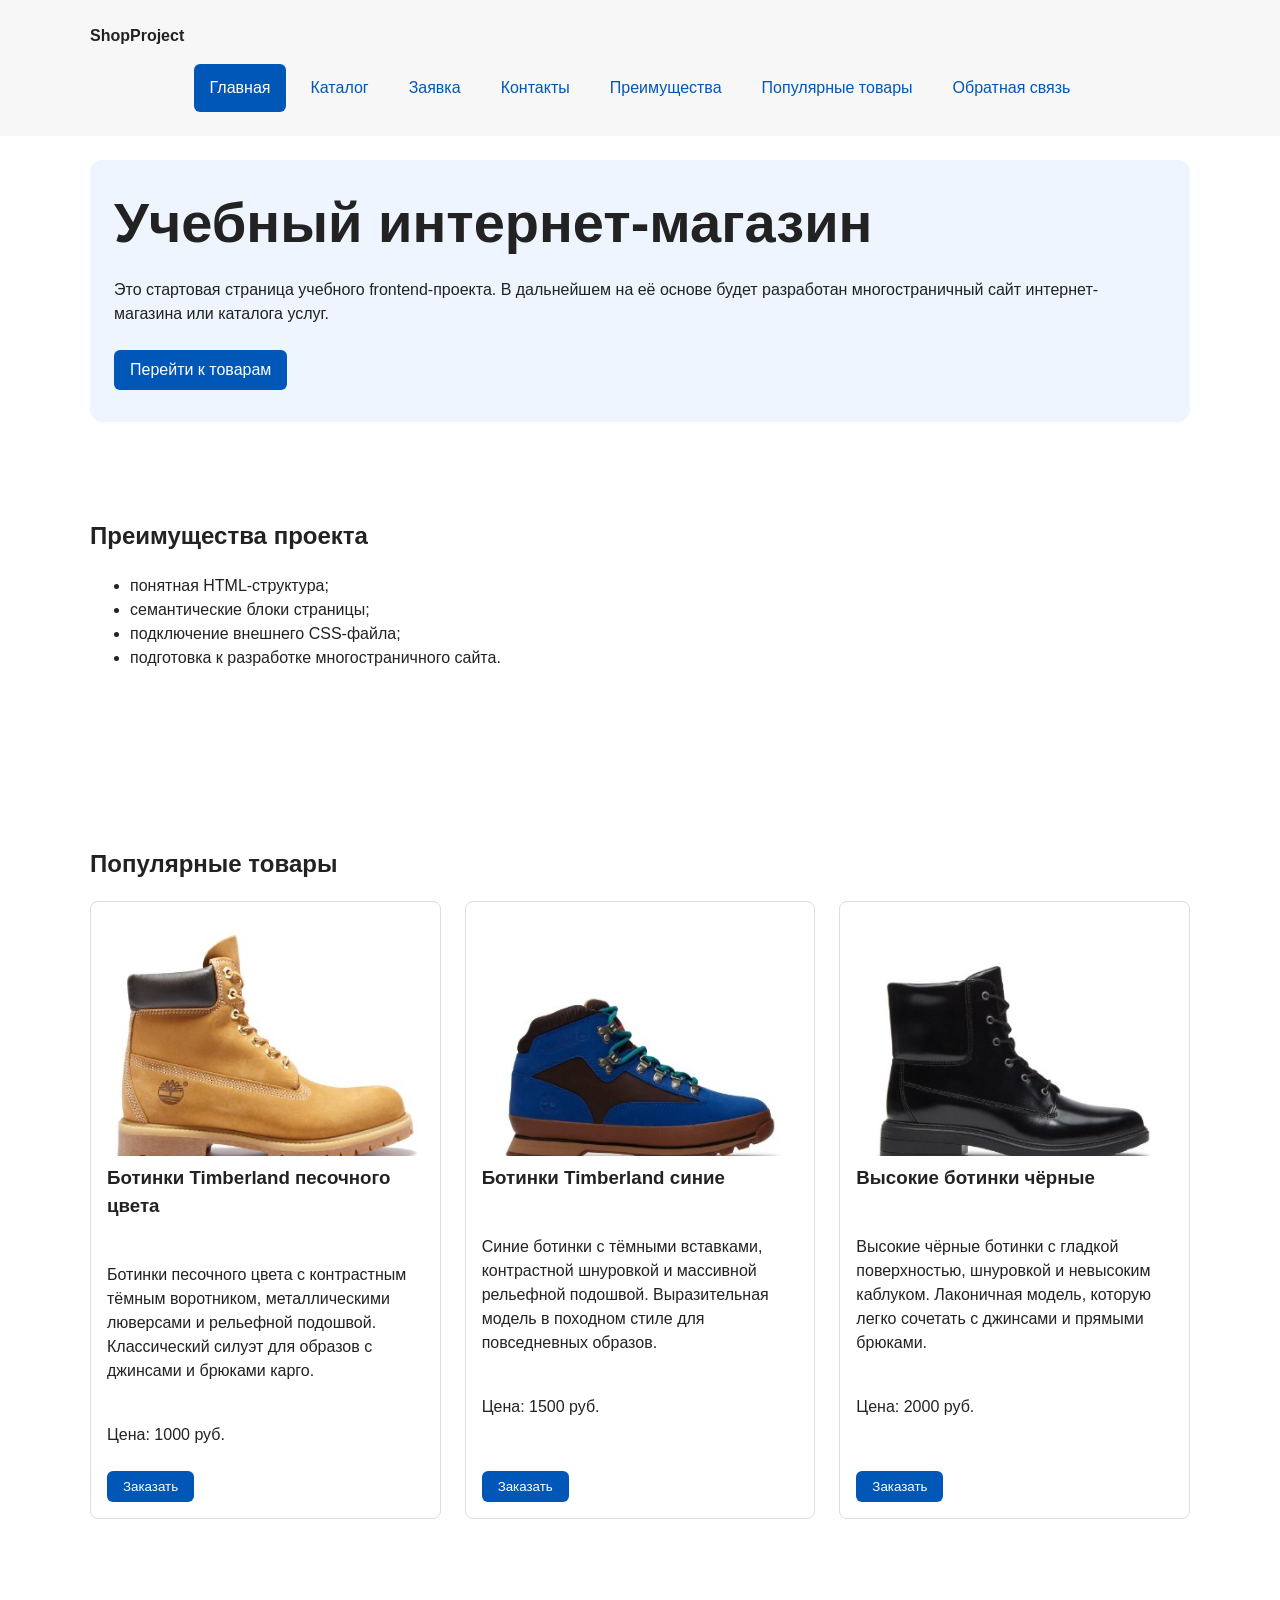
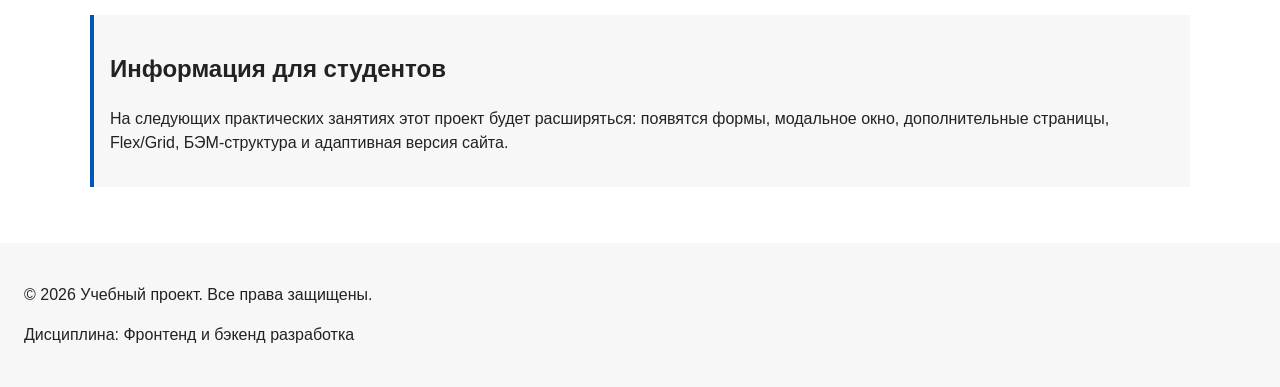
<file: index.html>
<!DOCTYPE html>
<html lang="ru">
<head>
  <meta charset="UTF-8">
  <meta name="viewport" content="width=device-width, initial-scale=1.0">
  <meta name="description" content="Главная страница учебного интернет-магазина: преимущества и популярные товары.">
  <title>Учебный интернет-магазин</title>
  <link rel="stylesheet" href="css/style.css">
  <link rel="stylesheet" href="css/responsive.css">
  <script src="js/main.js" defer></script>
</head>
<body>
  <a class="skip-link" href="#main">Перейти к основному содержимому</a>

  <header>
    <div class="site-header">
      <a class="site-logo" href="index.html">ShopProject</a>

      <nav class="site-nav" aria-label="Основная навигация">
        <ul class="site-nav__list">
          <li><a href="index.html" aria-current="page">Главная</a></li>
          <li><a href="catalog.html">Каталог</a></li>
          <li><a href="order.html">Заявка</a></li>
          <li><a href="contacts.html">Контакты</a></li>
          <li><a href="index.html#advantages">Преимущества</a></li>
          <li><a href="index.html#popular">Популярные товары</a></li>
          <li><a href="index.html#contacts">Обратная связь</a></li>
        </ul>
      </nav>
    </div>
  </header>

  <main id="main" class="main">
    <section class="hero">
      <h1>Учебный интернет-магазин</h1>
      <p>
        Это стартовая страница учебного frontend-проекта.
        В дальнейшем на её основе будет разработан многостраничный сайт
        интернет-магазина или каталога услуг.
      </p>
      <a class="button" href="#popular">Перейти к товарам</a>
    </section>

    <section class="section" id="advantages">
      <h2>Преимущества проекта</h2>
      <ul class="advantages-list">
        <li>понятная HTML-структура;</li>
        <li>семантические блоки страницы;</li>
        <li>подключение внешнего CSS-файла;</li>
        <li>подготовка к разработке многостраничного сайта.</li>
      </ul>
    </section>

    <section class="section" id="popular">
      <h2>Популярные товары</h2>

      <div class="products-grid">
        <article class="product-card">
          <img
            class="product-card__image"
            src="images/product1-640.jpg"
            srcset="images/product1-480.jpg 480w,
                    images/product1-640.jpg 640w,
                    images/product1-960.jpg 960w"
            sizes="(max-width: 639px) 100vw,
                   (max-width: 1023px) 50vw,
                   33vw"
            alt="Ботинки Timberland песочного цвета"
            width="640"
            height="480"
            loading="lazy"
          >
          <h3>Ботинки Timberland песочного цвета</h3>
          <p>Ботинки песочного цвета с контрастным тёмным воротником, металлическими люверсами и рельефной подошвой. Классический силуэт для образов с джинсами и брюками карго.</p>
          <p>Цена: 1000 руб.</p>
          <button class="button product-card__button" type="button" data-product="Ботинки Timberland песочного цвета">
            Заказать
          </button>
        </article>

        <article class="product-card">
          <img
            class="product-card__image"
            src="images/product2-640.jpg"
            srcset="images/product2-480.jpg 480w,
                    images/product2-640.jpg 640w,
                    images/product2-960.jpg 960w"
            sizes="(max-width: 639px) 100vw,
                   (max-width: 1023px) 50vw,
                   33vw"
            alt="Ботинки Timberland синие"
            width="640"
            height="480"
            loading="lazy"
          >
          <h3>Ботинки Timberland синие</h3>
          <p>Синие ботинки с тёмными вставками, контрастной шнуровкой и массивной рельефной подошвой. Выразительная модель в походном стиле для повседневных образов.</p>
          <p>Цена: 1500 руб.</p>
          <button class="button product-card__button" type="button" data-product="Ботинки Timberland синие">
            Заказать
          </button>
        </article>

        <article class="product-card">
          <img
            class="product-card__image"
            src="images/product3-640.jpg"
            srcset="images/product3-480.jpg 480w,
                    images/product3-640.jpg 640w,
                    images/product3-960.jpg 960w"
            sizes="(max-width: 639px) 100vw,
                   (max-width: 1023px) 50vw,
                   33vw"
            alt="Высокие ботинки чёрные"
            width="640"
            height="480"
            loading="lazy"
          >
          <h3>Высокие ботинки чёрные</h3>
          <p>Высокие чёрные ботинки с гладкой поверхностью, шнуровкой и невысоким каблуком. Лаконичная модель, которую легко сочетать с джинсами и прямыми брюками.</p>
          <p>Цена: 2000 руб.</p>
          <button class="button product-card__button" type="button" data-product="Высокие ботинки чёрные">
            Заказать
          </button>
        </article>
      </div>
    </section>

    <aside class="aside-info">
      <h2>Информация для студентов</h2>
      <p>
        На следующих практических занятиях этот проект будет расширяться:
        появятся формы, модальное окно, дополнительные страницы, Flex/Grid,
        БЭМ-структура и адаптивная версия сайта.
      </p>
    </aside>
  </main>

  <footer id="contacts">
    <p>&copy; 2026 Учебный проект. Все права защищены.</p>
    <p>Дисциплина: Фронтенд и бэкенд разработка</p>
  </footer>
  <dialog class="order-dialog" id="order-dialog" aria-labelledby="order-dialog-title">
    <h2 id="order-dialog-title">Оформление заявки</h2>

    <form class="order-form" id="order-form" action="#" method="post" novalidate>
      <input id="selected-product" name="selected-product" type="hidden">

      <div class="form-field">
        <label for="order-name">Имя</label>
        <input
          id="order-name"
          name="name"
          type="text"
          placeholder="Введите ваше имя"
          minlength="2"
          autocomplete="given-name"
          required
        >
      </div>

      <div class="form-field">
        <label for="order-email">E-mail</label>
        <input
          id="order-email"
          name="email"
          type="email"
          placeholder="example@mail.ru"
          autocomplete="email"
          required
        >
      </div>

      <div class="form-field">
        <label for="order-phone">Телефон</label>
        <input
          id="order-phone"
          name="phone"
          type="tel"
          inputmode="tel"
          placeholder="+7 (900) 000-00-00"
          pattern="^\+7 \(\d{3}\) \d{3}-\d{2}-\d{2}$"
          required
        >
        <small>Формат: +7 (900) 000-00-00</small>
      </div>

      <div class="form-field">
        <label for="order-date">Дата связи</label>
        <input
          id="order-date"
          name="date"
          type="date"
        >
      </div>

      <div class="form-field">
        <label for="order-topic">Тема заявки</label>
        <select id="order-topic" name="topic" required>
          <option value="">Выберите тему</option>
          <option value="product">Заказ товара</option>
          <option value="consultation">Консультация</option>
          <option value="delivery">Доставка</option>
        </select>
      </div>

      <div class="form-field">
        <label for="order-comment">Комментарий</label>
        <textarea
          id="order-comment"
          name="comment"
          rows="4"
          placeholder="Укажите дополнительную информацию"
        ></textarea>
      </div>

      <div class="form-field form-field--checkbox">
        <label>
          <input
            id="order-agreement"
            name="agreement"
            type="checkbox"
            required
          >
          Я согласен на обработку данных
        </label>
      </div>

      <div class="form-actions">
        <button type="button" id="close-order-dialog">Закрыть</button>
        <button type="submit">Отправить заявку</button>
      </div>
    </form>
  </dialog>

  <p class="success-message" id="success-message" hidden>
    Форма успешно отправлена!
  </p>
</body>
</html>
</file>
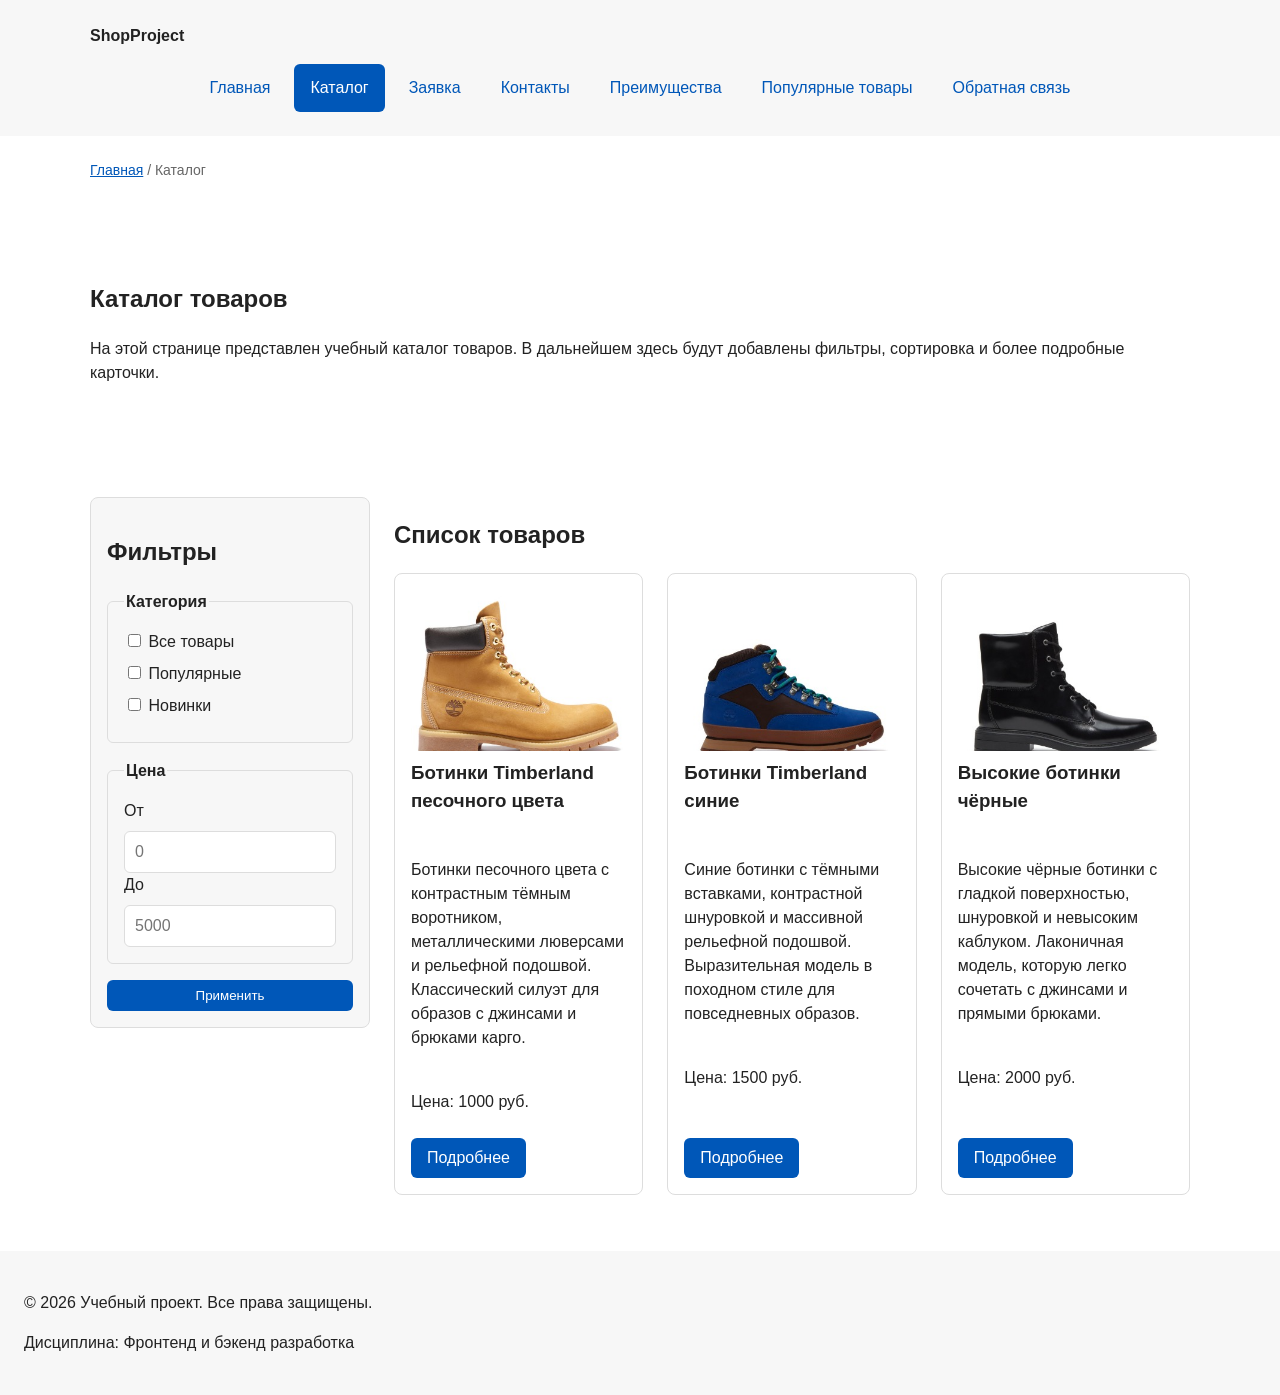
<file: catalog.html>
<!DOCTYPE html>
<html lang="ru">
<head>
  <meta charset="UTF-8">
  <meta name="viewport" content="width=device-width, initial-scale=1.0">
  <meta name="description" content="Каталог товаров учебного интернет-магазина.">
  <title>Каталог товаров — Учебный интернет-магазин</title>
  <link rel="stylesheet" href="css/style.css">
  <link rel="stylesheet" href="css/responsive.css">
</head>
<body>
  <a class="skip-link" href="#main">Перейти к основному содержимому</a>

  <header>
    <div class="site-header">
      <a class="site-logo" href="index.html">ShopProject</a>

      <nav class="site-nav" aria-label="Основная навигация">
        <ul class="site-nav__list">
          <li><a href="index.html">Главная</a></li>
          <li><a href="catalog.html" aria-current="page">Каталог</a></li>
          <li><a href="order.html">Заявка</a></li>
          <li><a href="contacts.html">Контакты</a></li>
          <li><a href="index.html#advantages">Преимущества</a></li>
          <li><a href="index.html#popular">Популярные товары</a></li>
          <li><a href="index.html#contacts">Обратная связь</a></li>
        </ul>
      </nav>
    </div>
  </header>

  <main id="main" class="main">
    <nav class="breadcrumbs" aria-label="Хлебные крошки">
      <a href="index.html">Главная</a>
      <span>Каталог</span>
    </nav>

    <section class="section">
      <h1>Каталог товаров</h1>
      <p>
        На этой странице представлен учебный каталог товаров.
        В дальнейшем здесь будут добавлены фильтры, сортировка и более
        подробные карточки.
      </p>
    </section>

    <section class="catalog-layout">
      <aside class="catalog-filters">
        <h2>Фильтры</h2>
        <form class="filters-form" action="#" method="get">
          <fieldset>
            <legend>Категория</legend>
            <label>
              <input type="checkbox" name="category" value="all">
              Все товары
            </label>
            <label>
              <input type="checkbox" name="category" value="popular">
              Популярные
            </label>
            <label>
              <input type="checkbox" name="category" value="new">
              Новинки
            </label>
          </fieldset>

          <fieldset>
            <legend>Цена</legend>
            <label for="price-from">От</label>
            <input id="price-from" name="price-from" type="number" min="0" placeholder="0">
            <label for="price-to">До</label>
            <input id="price-to" name="price-to" type="number" min="0" placeholder="5000">
          </fieldset>

          <button class="button" type="submit">Применить</button>
        </form>
      </aside>

      <section class="catalog-products">
        <h2>Список товаров</h2>
        <div class="products-grid">
          <article class="product-card">
            <img
              class="product-card__image"
              src="images/product1-640.jpg"
              srcset="images/product1-480.jpg 480w,
                      images/product1-640.jpg 640w,
                      images/product1-960.jpg 960w"
              sizes="(max-width: 639px) 100vw,
                     (max-width: 1023px) 50vw,
                     33vw"
              alt="Ботинки Timberland песочного цвета"
              width="640"
              height="480"
              loading="lazy"
            >
            <h3>Ботинки Timberland песочного цвета</h3>
            <p>Ботинки песочного цвета с контрастным тёмным воротником, металлическими люверсами и рельефной подошвой. Классический силуэт для образов с джинсами и брюками карго.</p>
            <p>Цена: 1000 руб.</p>
            <a class="button" href="product.html">Подробнее</a>
          </article>

          <article class="product-card">
            <img
              class="product-card__image"
              src="images/product2-640.jpg"
              srcset="images/product2-480.jpg 480w,
                      images/product2-640.jpg 640w,
                      images/product2-960.jpg 960w"
              sizes="(max-width: 639px) 100vw,
                     (max-width: 1023px) 50vw,
                     33vw"
              alt="Ботинки Timberland синие"
              width="640"
              height="480"
              loading="lazy"
            >
            <h3>Ботинки Timberland синие</h3>
            <p>Синие ботинки с тёмными вставками, контрастной шнуровкой и массивной рельефной подошвой. Выразительная модель в походном стиле для повседневных образов.</p>
            <p>Цена: 1500 руб.</p>
            <a class="button" href="product.html">Подробнее</a>
          </article>

          <article class="product-card">
            <img
              class="product-card__image"
              src="images/product3-640.jpg"
              srcset="images/product3-480.jpg 480w,
                      images/product3-640.jpg 640w,
                      images/product3-960.jpg 960w"
              sizes="(max-width: 639px) 100vw,
                     (max-width: 1023px) 50vw,
                     33vw"
              alt="Высокие ботинки чёрные"
              width="640"
              height="480"
              loading="lazy"
            >
            <h3>Высокие ботинки чёрные</h3>
            <p>Высокие чёрные ботинки с гладкой поверхностью, шнуровкой и невысоким каблуком. Лаконичная модель, которую легко сочетать с джинсами и прямыми брюками.</p>
            <p>Цена: 2000 руб.</p>
            <a class="button" href="product.html">Подробнее</a>
          </article>
        </div>
      </section>
    </section>
  </main>

  <footer>
    <p>&copy; 2026 Учебный проект. Все права защищены.</p>
    <p>Дисциплина: Фронтенд и бэкенд разработка</p>
  </footer>
</body>
</html>
</file>
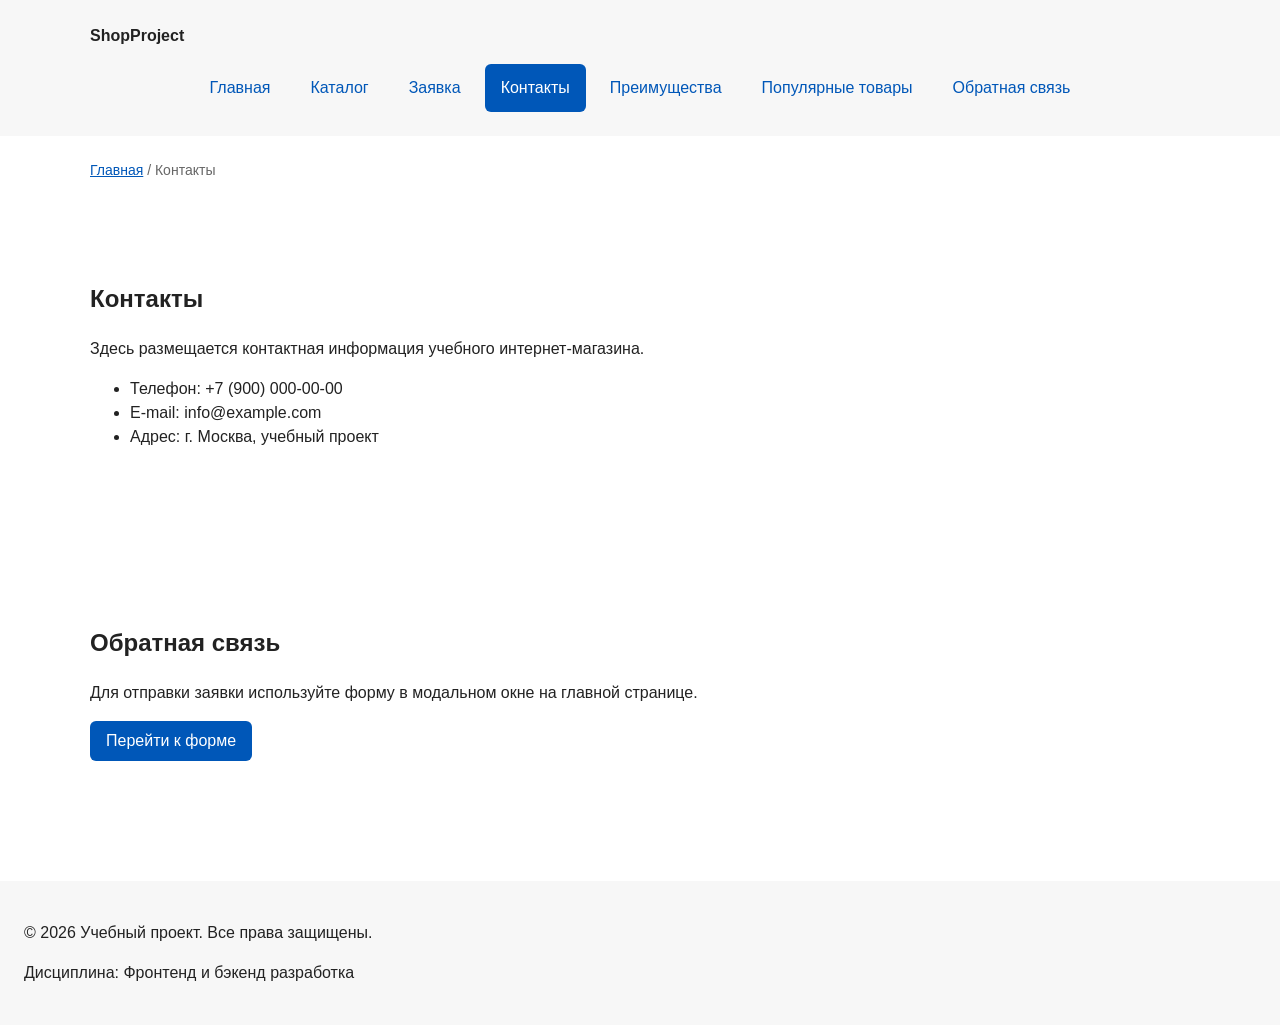
<file: contacts.html>
<!DOCTYPE html>
<html lang="ru">
<head>
  <meta charset="UTF-8">
  <meta name="viewport" content="width=device-width, initial-scale=1.0">
  <meta name="description" content="Контактная информация учебного интернет-магазина.">
  <title>Контакты — Учебный интернет-магазин</title>
  <link rel="stylesheet" href="css/style.css">
  <link rel="stylesheet" href="css/responsive.css">
</head>
<body>
  <a class="skip-link" href="#main">Перейти к основному содержимому</a>

  <header>
    <div class="site-header">
      <a class="site-logo" href="index.html">ShopProject</a>

      <nav class="site-nav" aria-label="Основная навигация">
        <ul class="site-nav__list">
          <li><a href="index.html">Главная</a></li>
          <li><a href="catalog.html">Каталог</a></li>
          <li><a href="order.html">Заявка</a></li>
          <li><a href="contacts.html" aria-current="page">Контакты</a></li>
          <li><a href="index.html#advantages">Преимущества</a></li>
          <li><a href="index.html#popular">Популярные товары</a></li>
          <li><a href="index.html#contacts">Обратная связь</a></li>
        </ul>
      </nav>
    </div>
  </header>

  <main id="main" class="main">
    <nav class="breadcrumbs" aria-label="Хлебные крошки">
      <a href="index.html">Главная</a>
      <span>Контакты</span>
    </nav>

    <section class="section">
      <h1>Контакты</h1>
      <p>
        Здесь размещается контактная информация учебного интернет-магазина.
      </p>
      <ul>
        <li>Телефон: +7 (900) 000-00-00</li>
        <li>E-mail: info@example.com</li>
        <li>Адрес: г. Москва, учебный проект</li>
      </ul>
    </section>

    <section class="section" id="feedback">
      <h2>Обратная связь</h2>
      <p>
        Для отправки заявки используйте форму в модальном окне на главной
        странице.
      </p>
      <a class="button" href="index.html#contacts">Перейти к форме</a>
    </section>
  </main>

  <footer>
    <p>&copy; 2026 Учебный проект. Все права защищены.</p>
    <p>Дисциплина: Фронтенд и бэкенд разработка</p>
  </footer>
</body>
</html>
</file>
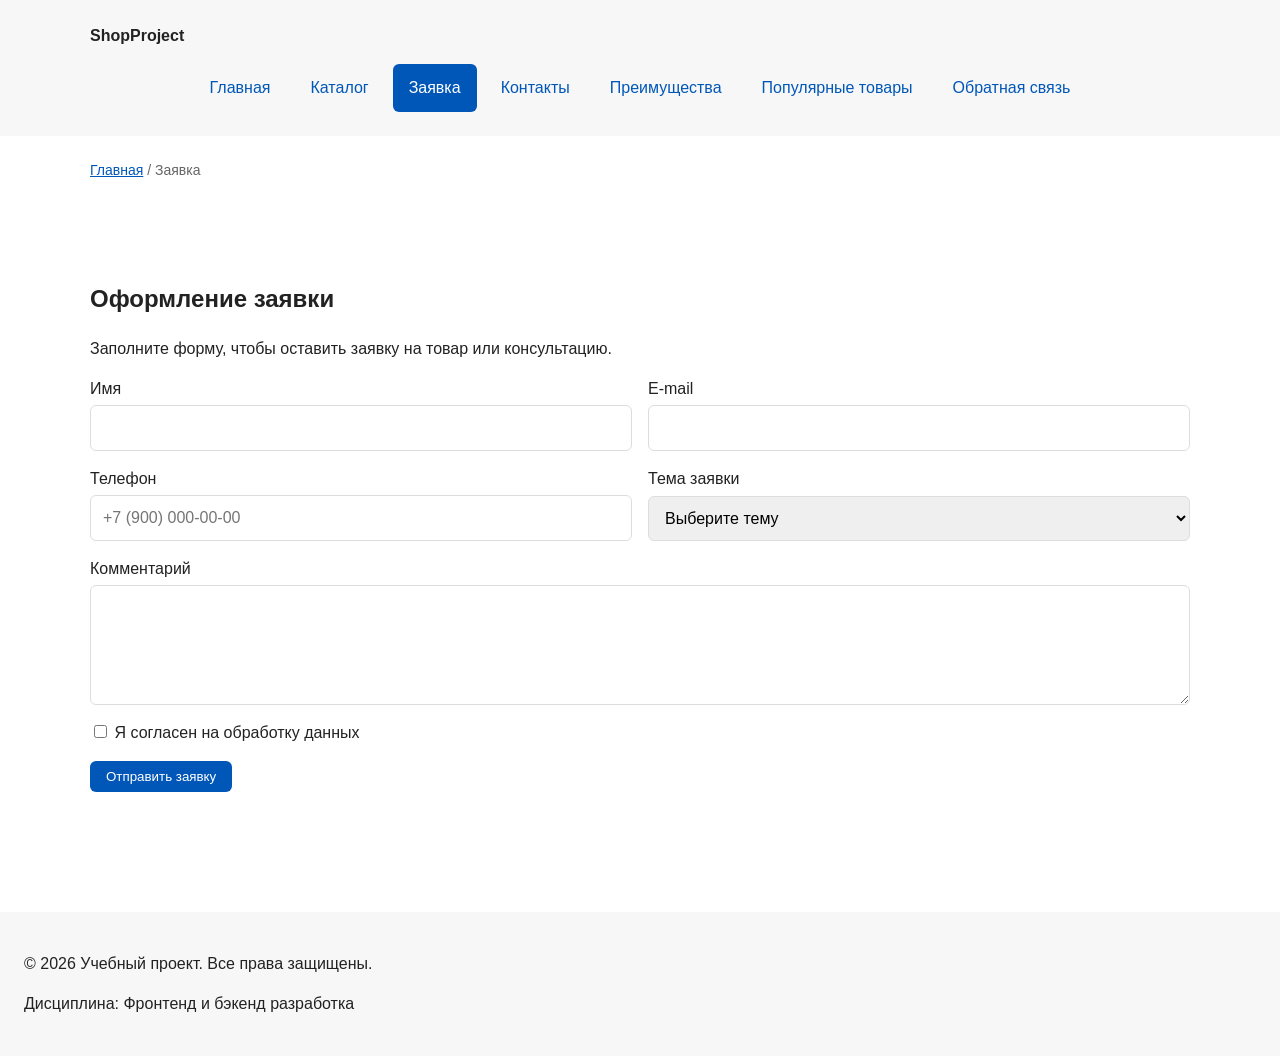
<file: order.html>
<!DOCTYPE html>
<html lang="ru">
<head>
  <meta charset="UTF-8">
  <meta name="viewport" content="width=device-width, initial-scale=1.0">
  <meta name="description" content="Страница оформления заявки в учебном интернет-магазине.">
  <title>Оформление заявки — Учебный интернет-магазин</title>
  <link rel="stylesheet" href="css/style.css">
  <link rel="stylesheet" href="css/responsive.css">
</head>
<body>
  <a class="skip-link" href="#main">Перейти к основному содержимому</a>

  <header>
    <div class="site-header">
      <a class="site-logo" href="index.html">ShopProject</a>

      <nav class="site-nav" aria-label="Основная навигация">
        <ul class="site-nav__list">
          <li><a href="index.html">Главная</a></li>
          <li><a href="catalog.html">Каталог</a></li>
          <li><a href="order.html" aria-current="page">Заявка</a></li>
          <li><a href="contacts.html">Контакты</a></li>
          <li><a href="index.html#advantages">Преимущества</a></li>
          <li><a href="index.html#popular">Популярные товары</a></li>
          <li><a href="index.html#contacts">Обратная связь</a></li>
        </ul>
      </nav>
    </div>
  </header>

  <main id="main" class="main">
    <nav class="breadcrumbs" aria-label="Хлебные крошки">
      <a href="index.html">Главная</a>
      <span>Заявка</span>
    </nav>

    <section class="section">
      <h1>Оформление заявки</h1>
      <p>Заполните форму, чтобы оставить заявку на товар или консультацию.</p>

      <form class="order-form" action="#" method="post">
        <div class="order-form__group">
          <label class="order-form__label" for="order-name">Имя</label>
          <input class="order-form__input" id="order-name" name="name" type="text" autocomplete="given-name" minlength="2" required>
        </div>

        <div class="order-form__group">
          <label class="order-form__label" for="order-email">E-mail</label>
          <input class="order-form__input" id="order-email" name="email" type="email" autocomplete="email" required>
        </div>

        <div class="order-form__group">
          <label class="order-form__label" for="order-phone">Телефон</label>
          <input class="order-form__input" id="order-phone" name="phone" type="tel" inputmode="tel" placeholder="+7 (900) 000-00-00" pattern="^\+7 \(\d{3}\) \d{3}-\d{2}-\d{2}$" required>
        </div>

        <div class="order-form__group">
          <label class="order-form__label" for="order-topic">Тема заявки</label>
          <select class="order-form__select" id="order-topic" name="topic" required>
            <option value="">Выберите тему</option>
            <option value="product">Заказ товара</option>
            <option value="consultation">Консультация</option>
            <option value="delivery">Доставка</option>
          </select>
        </div>

        <div class="order-form__group order-form__group--wide">
          <label class="order-form__label" for="order-comment">Комментарий</label>
          <textarea class="order-form__textarea" id="order-comment" name="comment"></textarea>
        </div>

        <div class="order-form__group order-form__group--wide">
          <label class="order-form__label">
            <input id="order-agreement" name="agreement" type="checkbox" required>
            Я согласен на обработку данных
          </label>
        </div>

        <div class="order-form__group order-form__group--wide">
          <button class="button" type="submit">Отправить заявку</button>
        </div>
      </form>
    </section>
  </main>

  <footer>
    <p>&copy; 2026 Учебный проект. Все права защищены.</p>
    <p>Дисциплина: Фронтенд и бэкенд разработка</p>
  </footer>
</body>
</html>
</file>
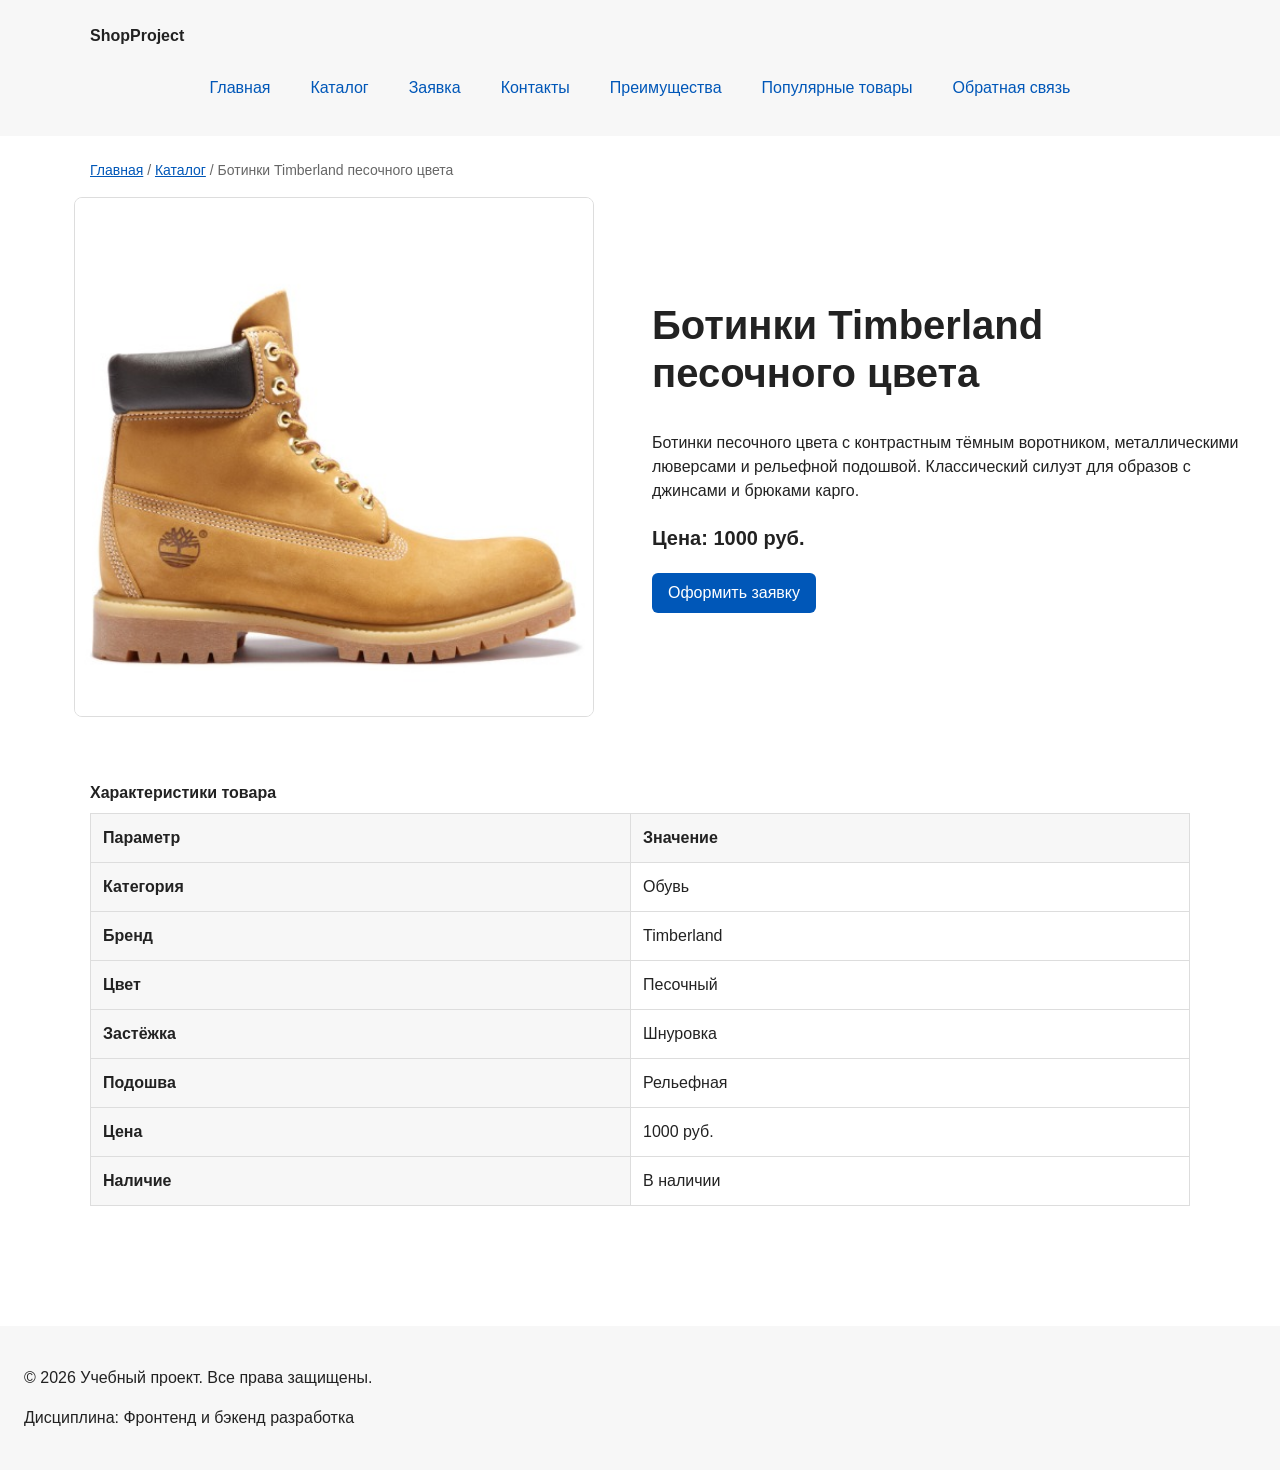
<file: product.html>
<!DOCTYPE html>
<html lang="ru">
<head>
  <meta charset="UTF-8">
  <meta name="viewport" content="width=device-width, initial-scale=1.0">
  <meta name="description" content="Ботинки Timberland песочного цвета: описание, характеристики и цена.">
  <title>Ботинки Timberland песочного цвета — Учебный интернет-магазин</title>
  <link rel="stylesheet" href="css/style.css">
  <link rel="stylesheet" href="css/responsive.css">
</head>
<body>
  <a class="skip-link" href="#main">Перейти к основному содержимому</a>

  <header>
    <div class="site-header">
      <a class="site-logo" href="index.html">ShopProject</a>

      <nav class="site-nav" aria-label="Основная навигация">
        <ul class="site-nav__list">
          <li><a href="index.html">Главная</a></li>
          <li><a href="catalog.html">Каталог</a></li>
          <li><a href="order.html">Заявка</a></li>
          <li><a href="contacts.html">Контакты</a></li>
          <li><a href="index.html#advantages">Преимущества</a></li>
          <li><a href="index.html#popular">Популярные товары</a></li>
          <li><a href="index.html#contacts">Обратная связь</a></li>
        </ul>
      </nav>
    </div>
  </header>

  <main id="main" class="main">
    <nav class="breadcrumbs" aria-label="Хлебные крошки">
      <a href="index.html">Главная</a>
      <span><a href="catalog.html">Каталог</a></span>
      <span>Ботинки Timberland песочного цвета</span>
    </nav>

    <article class="product">
      <img
        class="product__image"
        src="images/product1-640.jpg"
        srcset="images/product1-480.jpg 480w,
                images/product1-640.jpg 640w,
                images/product1-960.jpg 960w"
        sizes="(max-width: 767px) 100vw, 50vw"
        alt="Ботинки Timberland песочного цвета"
        width="640"
        height="480"
      >

      <div class="product__info">
        <h1>Ботинки Timberland песочного цвета</h1>
        <p>Ботинки песочного цвета с контрастным тёмным воротником, металлическими люверсами и рельефной подошвой. Классический силуэт для образов с джинсами и брюками карго.</p>
        <p class="product__price">Цена: 1000 руб.</p>
        <a class="button" href="order.html">Оформить заявку</a>
      </div>
    </article>

    <section class="section">
      <div class="table-wrapper">
        <table class="product-table">
          <caption>Характеристики товара</caption>
          <thead>
            <tr>
              <th scope="col">Параметр</th>
              <th scope="col">Значение</th>
            </tr>
          </thead>
          <tbody>
            <tr>
              <th scope="row">Категория</th>
              <td>Обувь</td>
            </tr>
            <tr>
              <th scope="row">Бренд</th>
              <td>Timberland</td>
            </tr>
            <tr>
              <th scope="row">Цвет</th>
              <td>Песочный</td>
            </tr>
            <tr>
              <th scope="row">Застёжка</th>
              <td>Шнуровка</td>
            </tr>
            <tr>
              <th scope="row">Подошва</th>
              <td>Рельефная</td>
            </tr>
            <tr>
              <th scope="row">Цена</th>
              <td>1000 руб.</td>
            </tr>
            <tr>
              <th scope="row">Наличие</th>
              <td>В наличии</td>
            </tr>
          </tbody>
        </table>
      </div>
    </section>
  </main>

  <footer>
    <p>&copy; 2026 Учебный проект. Все права защищены.</p>
    <p>Дисциплина: Фронтенд и бэкенд разработка</p>
  </footer>
</body>
</html>
</file>
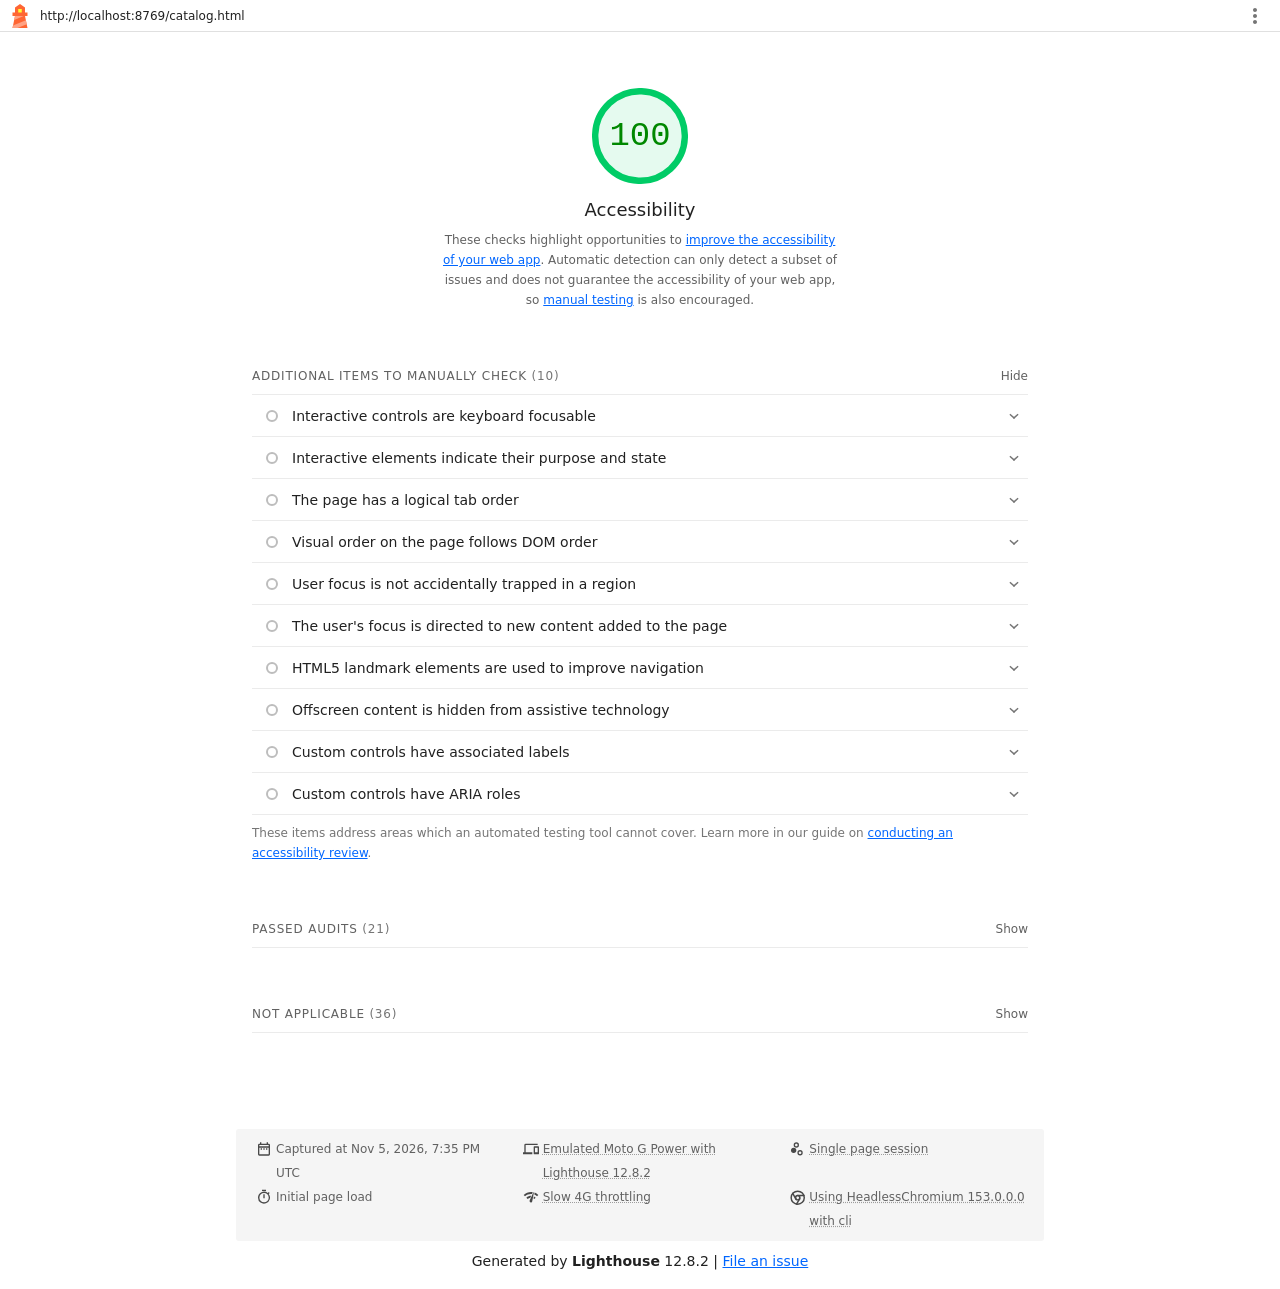
<file: lighthouse/accessibility-report-catalog.html>
<!--
@license
Copyright 2018 Google LLC
SPDX-License-Identifier: Apache-2.0
-->
<!doctype html>
<html lang="en">
<head>
  <meta charset="utf-8">
  <meta name="viewport" content="width=device-width, initial-scale=1, minimum-scale=1">
  <link rel="icon" href='data:image/svg+xml;utf8,<svg fill="none" xmlns="http://www.w3.org/2000/svg" viewBox="0 0 48 48"><path d="m14 7 10-7 10 7v10h5v7h-5l5 24H9l5-24H9v-7h5V7Z" fill="%23F63"/><path d="M31.561 24H14l-1.689 8.105L31.561 24ZM18.983 48H9l1.022-4.907L35.723 32.27l1.663 7.98L18.983 48Z" fill="%23FFA385"/><path fill="%23FF3" d="M20.5 10h7v7h-7z"/></svg>'>
  <title>Lighthouse Report</title>
  <style>body {margin: 0}</style>
</head>
<body>
  <noscript>Lighthouse report requires JavaScript. Please enable.</noscript>

  <div id="lh-log"></div>

  <script>window.__LIGHTHOUSE_JSON__ = {"lighthouseVersion":"12.8.2","requestedUrl":"http://localhost:8769/catalog.html","mainDocumentUrl":"http://localhost:8769/catalog.html","finalDisplayedUrl":"http://localhost:8769/catalog.html","finalUrl":"http://localhost:8769/catalog.html","fetchTime":"2026-11-05T19:35:44.987Z","gatherMode":"navigation","runWarnings":[],"userAgent":"Mozilla/5.0 (X11; Linux x86_64) AppleWebKit/537.36 (KHTML, like Gecko) HeadlessChrome/153.0.0.0 Safari/537.36","environment":{"networkUserAgent":"Mozilla/5.0 (Linux; Android 11; moto g power (2022)) AppleWebKit/537.36 (KHTML, like Gecko) Chrome/136.0.0.0 Mobile Safari/537.36","hostUserAgent":"Mozilla/5.0 (X11; Linux x86_64) AppleWebKit/537.36 (KHTML, like Gecko) HeadlessChrome/153.0.0.0 Safari/537.36","benchmarkIndex":3136.5,"credits":{"axe-core":"4.14.0"}},"audits":{"accesskeys":{"id":"accesskeys","title":"`[accesskey]` values are unique","description":"Access keys let users quickly focus a part of the page. For proper navigation, each access key must be unique. [Learn more about access keys](https://dequeuniversity.com/rules/axe/4.10/accesskeys).","score":null,"scoreDisplayMode":"notApplicable"},"aria-allowed-attr":{"id":"aria-allowed-attr","title":"`[aria-*]` attributes match their roles","description":"Each ARIA `role` supports a specific subset of `aria-*` attributes. Mismatching these invalidates the `aria-*` attributes. [Learn how to match ARIA attributes to their roles](https://dequeuniversity.com/rules/axe/4.10/aria-allowed-attr).","score":1,"scoreDisplayMode":"binary","details":{"type":"table","headings":[{"key":"node","valueType":"node","subItemsHeading":{"key":"relatedNode","valueType":"node"},"label":"Failing Elements"}],"items":[]}},"aria-allowed-role":{"id":"aria-allowed-role","title":"Uses ARIA roles only on compatible elements","description":"Many HTML elements can only be assigned certain ARIA roles. Using ARIA roles where they are not allowed can interfere with the accessibility of the web page. [Learn more about ARIA roles](https://dequeuniversity.com/rules/axe/4.10/aria-allowed-role).","score":null,"scoreDisplayMode":"notApplicable"},"aria-command-name":{"id":"aria-command-name","title":"`button`, `link`, and `menuitem` elements have accessible names","description":"When an element doesn't have an accessible name, screen readers announce it with a generic name, making it unusable for users who rely on screen readers. [Learn how to make command elements more accessible](https://dequeuniversity.com/rules/axe/4.10/aria-command-name).","score":null,"scoreDisplayMode":"notApplicable"},"aria-conditional-attr":{"id":"aria-conditional-attr","title":"ARIA attributes are used as specified for the element's role","description":"Some ARIA attributes are only allowed on an element under certain conditions. [Learn more about conditional ARIA attributes](https://dequeuniversity.com/rules/axe/4.10/aria-conditional-attr).","score":1,"scoreDisplayMode":"binary","details":{"type":"table","headings":[{"key":"node","valueType":"node","subItemsHeading":{"key":"relatedNode","valueType":"node"},"label":"Failing Elements"}],"items":[]}},"aria-deprecated-role":{"id":"aria-deprecated-role","title":"Deprecated ARIA roles were not used","description":"Deprecated ARIA roles may not be processed correctly by assistive technology. [Learn more about deprecated ARIA roles](https://dequeuniversity.com/rules/axe/4.10/aria-deprecated-role).","score":null,"scoreDisplayMode":"notApplicable"},"aria-dialog-name":{"id":"aria-dialog-name","title":"Elements with `role=\"dialog\"` or `role=\"alertdialog\"` have accessible names.","description":"ARIA dialog elements without accessible names may prevent screen readers users from discerning the purpose of these elements. [Learn how to make ARIA dialog elements more accessible](https://dequeuniversity.com/rules/axe/4.10/aria-dialog-name).","score":null,"scoreDisplayMode":"notApplicable"},"aria-hidden-body":{"id":"aria-hidden-body","title":"`[aria-hidden=\"true\"]` is not present on the document `\u003cbody>`","description":"Assistive technologies, like screen readers, work inconsistently when `aria-hidden=\"true\"` is set on the document `\u003cbody>`. [Learn how `aria-hidden` affects the document body](https://dequeuniversity.com/rules/axe/4.10/aria-hidden-body).","score":1,"scoreDisplayMode":"binary","details":{"type":"table","headings":[{"key":"node","valueType":"node","subItemsHeading":{"key":"relatedNode","valueType":"node"},"label":"Failing Elements"}],"items":[]}},"aria-hidden-focus":{"id":"aria-hidden-focus","title":"`[aria-hidden=\"true\"]` elements do not contain focusable descendents","description":"Focusable descendents within an `[aria-hidden=\"true\"]` element prevent those interactive elements from being available to users of assistive technologies like screen readers. [Learn how `aria-hidden` affects focusable elements](https://dequeuniversity.com/rules/axe/4.10/aria-hidden-focus).","score":null,"scoreDisplayMode":"notApplicable"},"aria-input-field-name":{"id":"aria-input-field-name","title":"ARIA input fields have accessible names","description":"When an input field doesn't have an accessible name, screen readers announce it with a generic name, making it unusable for users who rely on screen readers. [Learn more about input field labels](https://dequeuniversity.com/rules/axe/4.10/aria-input-field-name).","score":null,"scoreDisplayMode":"notApplicable"},"aria-meter-name":{"id":"aria-meter-name","title":"ARIA `meter` elements have accessible names","description":"When a meter element doesn't have an accessible name, screen readers announce it with a generic name, making it unusable for users who rely on screen readers. [Learn how to name `meter` elements](https://dequeuniversity.com/rules/axe/4.10/aria-meter-name).","score":null,"scoreDisplayMode":"notApplicable"},"aria-progressbar-name":{"id":"aria-progressbar-name","title":"ARIA `progressbar` elements have accessible names","description":"When a `progressbar` element doesn't have an accessible name, screen readers announce it with a generic name, making it unusable for users who rely on screen readers. [Learn how to label `progressbar` elements](https://dequeuniversity.com/rules/axe/4.10/aria-progressbar-name).","score":null,"scoreDisplayMode":"notApplicable"},"aria-prohibited-attr":{"id":"aria-prohibited-attr","title":"Elements use only permitted ARIA attributes","description":"Using ARIA attributes in roles where they are prohibited can mean that important information is not communicated to users of assistive technologies. [Learn more about prohibited ARIA roles](https://dequeuniversity.com/rules/axe/4.10/aria-prohibited-attr).","score":1,"scoreDisplayMode":"binary","details":{"type":"table","headings":[{"key":"node","valueType":"node","subItemsHeading":{"key":"relatedNode","valueType":"node"},"label":"Failing Elements"}],"items":[]}},"aria-required-attr":{"id":"aria-required-attr","title":"`[role]`s have all required `[aria-*]` attributes","description":"Some ARIA roles have required attributes that describe the state of the element to screen readers. [Learn more about roles and required attributes](https://dequeuniversity.com/rules/axe/4.10/aria-required-attr).","score":null,"scoreDisplayMode":"notApplicable"},"aria-required-children":{"id":"aria-required-children","title":"Elements with an ARIA `[role]` that require children to contain a specific `[role]` have all required children.","description":"Some ARIA parent roles must contain specific child roles to perform their intended accessibility functions. [Learn more about roles and required children elements](https://dequeuniversity.com/rules/axe/4.10/aria-required-children).","score":null,"scoreDisplayMode":"notApplicable"},"aria-required-parent":{"id":"aria-required-parent","title":"`[role]`s are contained by their required parent element","description":"Some ARIA child roles must be contained by specific parent roles to properly perform their intended accessibility functions. [Learn more about ARIA roles and required parent element](https://dequeuniversity.com/rules/axe/4.10/aria-required-parent).","score":null,"scoreDisplayMode":"notApplicable"},"aria-roles":{"id":"aria-roles","title":"`[role]` values are valid","description":"ARIA roles must have valid values in order to perform their intended accessibility functions. [Learn more about valid ARIA roles](https://dequeuniversity.com/rules/axe/4.10/aria-roles).","score":null,"scoreDisplayMode":"notApplicable"},"aria-text":{"id":"aria-text","title":"Elements with the `role=text` attribute do not have focusable descendents.","description":"Adding `role=text` around a text node split by markup enables VoiceOver to treat it as one phrase, but the element's focusable descendents will not be announced. [Learn more about the `role=text` attribute](https://dequeuniversity.com/rules/axe/4.10/aria-text).","score":null,"scoreDisplayMode":"notApplicable"},"aria-toggle-field-name":{"id":"aria-toggle-field-name","title":"ARIA toggle fields have accessible names","description":"When a toggle field doesn't have an accessible name, screen readers announce it with a generic name, making it unusable for users who rely on screen readers. [Learn more about toggle fields](https://dequeuniversity.com/rules/axe/4.10/aria-toggle-field-name).","score":null,"scoreDisplayMode":"notApplicable"},"aria-tooltip-name":{"id":"aria-tooltip-name","title":"ARIA `tooltip` elements have accessible names","description":"When a tooltip element doesn't have an accessible name, screen readers announce it with a generic name, making it unusable for users who rely on screen readers. [Learn how to name `tooltip` elements](https://dequeuniversity.com/rules/axe/4.10/aria-tooltip-name).","score":null,"scoreDisplayMode":"notApplicable"},"aria-treeitem-name":{"id":"aria-treeitem-name","title":"ARIA `treeitem` elements have accessible names","description":"When a `treeitem` element doesn't have an accessible name, screen readers announce it with a generic name, making it unusable for users who rely on screen readers. [Learn more about labeling `treeitem` elements](https://dequeuniversity.com/rules/axe/4.10/aria-treeitem-name).","score":null,"scoreDisplayMode":"notApplicable"},"aria-valid-attr-value":{"id":"aria-valid-attr-value","title":"`[aria-*]` attributes have valid values","description":"Assistive technologies, like screen readers, can't interpret ARIA attributes with invalid values. [Learn more about valid values for ARIA attributes](https://dequeuniversity.com/rules/axe/4.10/aria-valid-attr-value).","score":1,"scoreDisplayMode":"binary","details":{"type":"table","headings":[{"key":"node","valueType":"node","subItemsHeading":{"key":"relatedNode","valueType":"node"},"label":"Failing Elements"}],"items":[]}},"aria-valid-attr":{"id":"aria-valid-attr","title":"`[aria-*]` attributes are valid and not misspelled","description":"Assistive technologies, like screen readers, can't interpret ARIA attributes with invalid names. [Learn more about valid ARIA attributes](https://dequeuniversity.com/rules/axe/4.10/aria-valid-attr).","score":1,"scoreDisplayMode":"binary","details":{"type":"table","headings":[{"key":"node","valueType":"node","subItemsHeading":{"key":"relatedNode","valueType":"node"},"label":"Failing Elements"}],"items":[]}},"button-name":{"id":"button-name","title":"Buttons have an accessible name","description":"When a button doesn't have an accessible name, screen readers announce it as \"button\", making it unusable for users who rely on screen readers. [Learn how to make buttons more accessible](https://dequeuniversity.com/rules/axe/4.10/button-name).","score":1,"scoreDisplayMode":"binary","details":{"type":"table","headings":[{"key":"node","valueType":"node","subItemsHeading":{"key":"relatedNode","valueType":"node"},"label":"Failing Elements"}],"items":[]}},"bypass":{"id":"bypass","title":"The page contains a heading, skip link, or landmark region","description":"Adding ways to bypass repetitive content lets keyboard users navigate the page more efficiently. [Learn more about bypass blocks](https://dequeuniversity.com/rules/axe/4.10/bypass).","score":null,"scoreDisplayMode":"notApplicable"},"color-contrast":{"id":"color-contrast","title":"Background and foreground colors have a sufficient contrast ratio","description":"Low-contrast text is difficult or impossible for many users to read. [Learn how to provide sufficient color contrast](https://dequeuniversity.com/rules/axe/4.10/color-contrast).","score":1,"scoreDisplayMode":"binary","details":{"type":"table","headings":[{"key":"node","valueType":"node","subItemsHeading":{"key":"relatedNode","valueType":"node"},"label":"Failing Elements"}],"items":[]}},"definition-list":{"id":"definition-list","title":"`\u003cdl>`'s contain only properly-ordered `\u003cdt>` and `\u003cdd>` groups, `\u003cscript>`, `\u003ctemplate>` or `\u003cdiv>` elements.","description":"When definition lists are not properly marked up, screen readers may produce confusing or inaccurate output. [Learn how to structure definition lists correctly](https://dequeuniversity.com/rules/axe/4.10/definition-list).","score":null,"scoreDisplayMode":"notApplicable"},"dlitem":{"id":"dlitem","title":"Definition list items are wrapped in `\u003cdl>` elements","description":"Definition list items (`\u003cdt>` and `\u003cdd>`) must be wrapped in a parent `\u003cdl>` element to ensure that screen readers can properly announce them. [Learn how to structure definition lists correctly](https://dequeuniversity.com/rules/axe/4.10/dlitem).","score":null,"scoreDisplayMode":"notApplicable"},"document-title":{"id":"document-title","title":"Document has a `\u003ctitle>` element","description":"The title gives screen reader users an overview of the page, and search engine users rely on it heavily to determine if a page is relevant to their search. [Learn more about document titles](https://dequeuniversity.com/rules/axe/4.10/document-title).","score":1,"scoreDisplayMode":"binary","details":{"type":"table","headings":[{"key":"node","valueType":"node","subItemsHeading":{"key":"relatedNode","valueType":"node"},"label":"Failing Elements"}],"items":[]}},"duplicate-id-aria":{"id":"duplicate-id-aria","title":"ARIA IDs are unique","description":"The value of an ARIA ID must be unique to prevent other instances from being overlooked by assistive technologies. [Learn how to fix duplicate ARIA IDs](https://dequeuniversity.com/rules/axe/4.10/duplicate-id-aria).","score":null,"scoreDisplayMode":"notApplicable"},"empty-heading":{"id":"empty-heading","title":"All heading elements contain content.","description":"A heading with no content or inaccessible text prevent screen reader users from accessing information on the page's structure. [Learn more about headings](https://dequeuniversity.com/rules/axe/4.10/empty-heading).","score":null,"scoreDisplayMode":"notApplicable"},"form-field-multiple-labels":{"id":"form-field-multiple-labels","title":"No form fields have multiple labels","description":"Form fields with multiple labels can be confusingly announced by assistive technologies like screen readers which use either the first, the last, or all of the labels. [Learn how to use form labels](https://dequeuniversity.com/rules/axe/4.10/form-field-multiple-labels).","score":null,"scoreDisplayMode":"notApplicable"},"frame-title":{"id":"frame-title","title":"`\u003cframe>` or `\u003ciframe>` elements have a title","description":"Screen reader users rely on frame titles to describe the contents of frames. [Learn more about frame titles](https://dequeuniversity.com/rules/axe/4.10/frame-title).","score":null,"scoreDisplayMode":"notApplicable"},"heading-order":{"id":"heading-order","title":"Heading elements appear in a sequentially-descending order","description":"Properly ordered headings that do not skip levels convey the semantic structure of the page, making it easier to navigate and understand when using assistive technologies. [Learn more about heading order](https://dequeuniversity.com/rules/axe/4.10/heading-order).","score":1,"scoreDisplayMode":"binary","details":{"type":"table","headings":[{"key":"node","valueType":"node","subItemsHeading":{"key":"relatedNode","valueType":"node"},"label":"Failing Elements"}],"items":[]}},"html-has-lang":{"id":"html-has-lang","title":"`\u003chtml>` element has a `[lang]` attribute","description":"If a page doesn't specify a `lang` attribute, a screen reader assumes that the page is in the default language that the user chose when setting up the screen reader. If the page isn't actually in the default language, then the screen reader might not announce the page's text correctly. [Learn more about the `lang` attribute](https://dequeuniversity.com/rules/axe/4.10/html-has-lang).","score":1,"scoreDisplayMode":"binary","details":{"type":"table","headings":[{"key":"node","valueType":"node","subItemsHeading":{"key":"relatedNode","valueType":"node"},"label":"Failing Elements"}],"items":[]}},"html-lang-valid":{"id":"html-lang-valid","title":"`\u003chtml>` element has a valid value for its `[lang]` attribute","description":"Specifying a valid [BCP 47 language](https://www.w3.org/International/questions/qa-choosing-language-tags#question) helps screen readers announce text properly. [Learn how to use the `lang` attribute](https://dequeuniversity.com/rules/axe/4.10/html-lang-valid).","score":1,"scoreDisplayMode":"binary","details":{"type":"table","headings":[{"key":"node","valueType":"node","subItemsHeading":{"key":"relatedNode","valueType":"node"},"label":"Failing Elements"}],"items":[]}},"html-xml-lang-mismatch":{"id":"html-xml-lang-mismatch","title":"`\u003chtml>` element has an `[xml:lang]` attribute with the same base language as the `[lang]` attribute.","description":"If the webpage does not specify a consistent language, then the screen reader might not announce the page's text correctly. [Learn more about the `lang` attribute](https://dequeuniversity.com/rules/axe/4.10/html-xml-lang-mismatch).","score":null,"scoreDisplayMode":"notApplicable"},"identical-links-same-purpose":{"id":"identical-links-same-purpose","title":"Identical links have the same purpose.","description":"Links with the same destination should have the same description, to help users understand the link's purpose and decide whether to follow it. [Learn more about identical links](https://dequeuniversity.com/rules/axe/4.10/identical-links-same-purpose).","score":null,"scoreDisplayMode":"notApplicable"},"image-alt":{"id":"image-alt","title":"Image elements have `[alt]` attributes","description":"Informative elements should aim for short, descriptive alternate text. Decorative elements can be ignored with an empty alt attribute. [Learn more about the `alt` attribute](https://dequeuniversity.com/rules/axe/4.10/image-alt).","score":1,"scoreDisplayMode":"binary","details":{"type":"table","headings":[{"key":"node","valueType":"node","subItemsHeading":{"key":"relatedNode","valueType":"node"},"label":"Failing Elements"}],"items":[]}},"image-redundant-alt":{"id":"image-redundant-alt","title":"Image elements do not have `[alt]` attributes that are redundant text.","description":"Informative elements should aim for short, descriptive alternative text. Alternative text that is exactly the same as the text adjacent to the link or image is potentially confusing for screen reader users, because the text will be read twice. [Learn more about the `alt` attribute](https://dequeuniversity.com/rules/axe/4.10/image-redundant-alt).","score":1,"scoreDisplayMode":"binary","details":{"type":"table","headings":[{"key":"node","valueType":"node","subItemsHeading":{"key":"relatedNode","valueType":"node"},"label":"Failing Elements"}],"items":[]}},"input-button-name":{"id":"input-button-name","title":"Input buttons have discernible text.","description":"Adding discernable and accessible text to input buttons may help screen reader users understand the purpose of the input button. [Learn more about input buttons](https://dequeuniversity.com/rules/axe/4.10/input-button-name).","score":null,"scoreDisplayMode":"notApplicable"},"input-image-alt":{"id":"input-image-alt","title":"`\u003cinput type=\"image\">` elements have `[alt]` text","description":"When an image is being used as an `\u003cinput>` button, providing alternative text can help screen reader users understand the purpose of the button. [Learn about input image alt text](https://dequeuniversity.com/rules/axe/4.10/input-image-alt).","score":null,"scoreDisplayMode":"notApplicable"},"label-content-name-mismatch":{"id":"label-content-name-mismatch","title":"Elements with visible text labels have matching accessible names.","description":"Visible text labels that do not match the accessible name can result in a confusing experience for screen reader users. [Learn more about accessible names](https://dequeuniversity.com/rules/axe/4.10/label-content-name-mismatch).","score":null,"scoreDisplayMode":"notApplicable"},"label":{"id":"label","title":"Form elements have associated labels","description":"Labels ensure that form controls are announced properly by assistive technologies, like screen readers. [Learn more about form element labels](https://dequeuniversity.com/rules/axe/4.10/label).","score":1,"scoreDisplayMode":"binary","details":{"type":"table","headings":[{"key":"node","valueType":"node","subItemsHeading":{"key":"relatedNode","valueType":"node"},"label":"Failing Elements"}],"items":[]}},"landmark-one-main":{"id":"landmark-one-main","title":"Document has a main landmark.","description":"One main landmark helps screen reader users navigate a web page. [Learn more about landmarks](https://dequeuniversity.com/rules/axe/4.10/landmark-one-main).","score":null,"scoreDisplayMode":"notApplicable"},"link-name":{"id":"link-name","title":"Links have a discernible name","description":"Link text (and alternate text for images, when used as links) that is discernible, unique, and focusable improves the navigation experience for screen reader users. [Learn how to make links accessible](https://dequeuniversity.com/rules/axe/4.10/link-name).","score":1,"scoreDisplayMode":"binary","details":{"type":"table","headings":[{"key":"node","valueType":"node","subItemsHeading":{"key":"relatedNode","valueType":"node"},"label":"Failing Elements"}],"items":[]}},"link-in-text-block":{"id":"link-in-text-block","title":"Links are distinguishable without relying on color.","description":"Low-contrast text is difficult or impossible for many users to read. Link text that is discernible improves the experience for users with low vision. [Learn how to make links distinguishable](https://dequeuniversity.com/rules/axe/4.10/link-in-text-block).","score":null,"scoreDisplayMode":"notApplicable"},"list":{"id":"list","title":"Lists contain only `\u003cli>` elements and script supporting elements (`\u003cscript>` and `\u003ctemplate>`).","description":"Screen readers have a specific way of announcing lists. Ensuring proper list structure aids screen reader output. [Learn more about proper list structure](https://dequeuniversity.com/rules/axe/4.10/list).","score":1,"scoreDisplayMode":"binary","details":{"type":"table","headings":[{"key":"node","valueType":"node","subItemsHeading":{"key":"relatedNode","valueType":"node"},"label":"Failing Elements"}],"items":[]}},"listitem":{"id":"listitem","title":"List items (`\u003cli>`) are contained within `\u003cul>`, `\u003col>` or `\u003cmenu>` parent elements","description":"Screen readers require list items (`\u003cli>`) to be contained within a parent `\u003cul>`, `\u003col>` or `\u003cmenu>` to be announced properly. [Learn more about proper list structure](https://dequeuniversity.com/rules/axe/4.10/listitem).","score":1,"scoreDisplayMode":"binary","details":{"type":"table","headings":[{"key":"node","valueType":"node","subItemsHeading":{"key":"relatedNode","valueType":"node"},"label":"Failing Elements"}],"items":[]}},"meta-refresh":{"id":"meta-refresh","title":"The document does not use `\u003cmeta http-equiv=\"refresh\">`","description":"Users do not expect a page to refresh automatically, and doing so will move focus back to the top of the page. This may create a frustrating or confusing experience. [Learn more about the refresh meta tag](https://dequeuniversity.com/rules/axe/4.10/meta-refresh).","score":null,"scoreDisplayMode":"notApplicable"},"meta-viewport":{"id":"meta-viewport","title":"`[user-scalable=\"no\"]` is not used in the `\u003cmeta name=\"viewport\">` element and the `[maximum-scale]` attribute is not less than 5.","description":"Disabling zooming is problematic for users with low vision who rely on screen magnification to properly see the contents of a web page. [Learn more about the viewport meta tag](https://dequeuniversity.com/rules/axe/4.10/meta-viewport).","score":1,"scoreDisplayMode":"binary","details":{"type":"table","headings":[{"key":"node","valueType":"node","subItemsHeading":{"key":"relatedNode","valueType":"node"},"label":"Failing Elements"}],"items":[]}},"object-alt":{"id":"object-alt","title":"`\u003cobject>` elements have alternate text","description":"Screen readers cannot translate non-text content. Adding alternate text to `\u003cobject>` elements helps screen readers convey meaning to users. [Learn more about alt text for `object` elements](https://dequeuniversity.com/rules/axe/4.10/object-alt).","score":null,"scoreDisplayMode":"notApplicable"},"select-name":{"id":"select-name","title":"Select elements have associated label elements.","description":"Form elements without effective labels can create frustrating experiences for screen reader users. [Learn more about the `select` element](https://dequeuniversity.com/rules/axe/4.10/select-name).","score":null,"scoreDisplayMode":"notApplicable"},"skip-link":{"id":"skip-link","title":"Skip links are focusable.","description":"Including a skip link can help users skip to the main content to save time. [Learn more about skip links](https://dequeuniversity.com/rules/axe/4.10/skip-link).","score":1,"scoreDisplayMode":"binary","details":{"type":"table","headings":[{"key":"node","valueType":"node","subItemsHeading":{"key":"relatedNode","valueType":"node"},"label":"Failing Elements"}],"items":[]}},"tabindex":{"id":"tabindex","title":"No element has a `[tabindex]` value greater than 0","description":"A value greater than 0 implies an explicit navigation ordering. Although technically valid, this often creates frustrating experiences for users who rely on assistive technologies. [Learn more about the `tabindex` attribute](https://dequeuniversity.com/rules/axe/4.10/tabindex).","score":null,"scoreDisplayMode":"notApplicable"},"table-duplicate-name":{"id":"table-duplicate-name","title":"Tables have different content in the summary attribute and `\u003ccaption>`.","description":"The summary attribute should describe the table structure, while `\u003ccaption>` should have the onscreen title. Accurate table mark-up helps users of screen readers. [Learn more about summary and caption](https://dequeuniversity.com/rules/axe/4.10/table-duplicate-name).","score":null,"scoreDisplayMode":"notApplicable"},"table-fake-caption":{"id":"table-fake-caption","title":"Tables use `\u003ccaption>` instead of cells with the `[colspan]` attribute to indicate a caption.","description":"Screen readers have features to make navigating tables easier. Ensuring that tables use the actual caption element instead of cells with the `[colspan]` attribute may improve the experience for screen reader users. [Learn more about captions](https://dequeuniversity.com/rules/axe/4.10/table-fake-caption).","score":null,"scoreDisplayMode":"notApplicable"},"target-size":{"id":"target-size","title":"Touch targets have sufficient size and spacing.","description":"Touch targets with sufficient size and spacing help users who may have difficulty targeting small controls to activate the targets. [Learn more about touch targets](https://dequeuniversity.com/rules/axe/4.10/target-size).","score":1,"scoreDisplayMode":"binary","details":{"type":"table","headings":[{"key":"node","valueType":"node","subItemsHeading":{"key":"relatedNode","valueType":"node"},"label":"Failing Elements"}],"items":[]}},"td-has-header":{"id":"td-has-header","title":"`\u003ctd>` elements in a large `\u003ctable>` have one or more table headers.","description":"Screen readers have features to make navigating tables easier. Ensuring that `\u003ctd>` elements in a large table (3 or more cells in width and height) have an associated table header may improve the experience for screen reader users. [Learn more about table headers](https://dequeuniversity.com/rules/axe/4.10/td-has-header).","score":null,"scoreDisplayMode":"notApplicable"},"td-headers-attr":{"id":"td-headers-attr","title":"Cells in a `\u003ctable>` element that use the `[headers]` attribute refer to table cells within the same table.","description":"Screen readers have features to make navigating tables easier. Ensuring `\u003ctd>` cells using the `[headers]` attribute only refer to other cells in the same table may improve the experience for screen reader users. [Learn more about the `headers` attribute](https://dequeuniversity.com/rules/axe/4.10/td-headers-attr).","score":null,"scoreDisplayMode":"notApplicable"},"th-has-data-cells":{"id":"th-has-data-cells","title":"`\u003cth>` elements and elements with `[role=\"columnheader\"/\"rowheader\"]` have data cells they describe.","description":"Screen readers have features to make navigating tables easier. Ensuring table headers always refer to some set of cells may improve the experience for screen reader users. [Learn more about table headers](https://dequeuniversity.com/rules/axe/4.10/th-has-data-cells).","score":null,"scoreDisplayMode":"notApplicable"},"valid-lang":{"id":"valid-lang","title":"`[lang]` attributes have a valid value","description":"Specifying a valid [BCP 47 language](https://www.w3.org/International/questions/qa-choosing-language-tags#question) on elements helps ensure that text is pronounced correctly by a screen reader. [Learn how to use the `lang` attribute](https://dequeuniversity.com/rules/axe/4.10/valid-lang).","score":null,"scoreDisplayMode":"notApplicable"},"video-caption":{"id":"video-caption","title":"`\u003cvideo>` elements contain a `\u003ctrack>` element with `[kind=\"captions\"]`","description":"When a video provides a caption it is easier for deaf and hearing impaired users to access its information. [Learn more about video captions](https://dequeuniversity.com/rules/axe/4.10/video-caption).","score":null,"scoreDisplayMode":"notApplicable"},"custom-controls-labels":{"id":"custom-controls-labels","title":"Custom controls have associated labels","description":"Custom interactive controls have associated labels, provided by aria-label or aria-labelledby. [Learn more about custom controls and labels](https://developer.chrome.com/docs/lighthouse/accessibility/custom-controls-labels/).","score":null,"scoreDisplayMode":"manual"},"custom-controls-roles":{"id":"custom-controls-roles","title":"Custom controls have ARIA roles","description":"Custom interactive controls have appropriate ARIA roles. [Learn how to add roles to custom controls](https://developer.chrome.com/docs/lighthouse/accessibility/custom-control-roles/).","score":null,"scoreDisplayMode":"manual"},"focus-traps":{"id":"focus-traps","title":"User focus is not accidentally trapped in a region","description":"A user can tab into and out of any control or region without accidentally trapping their focus. [Learn how to avoid focus traps](https://developer.chrome.com/docs/lighthouse/accessibility/focus-traps/).","score":null,"scoreDisplayMode":"manual"},"focusable-controls":{"id":"focusable-controls","title":"Interactive controls are keyboard focusable","description":"Custom interactive controls are keyboard focusable and display a focus indicator. [Learn how to make custom controls focusable](https://developer.chrome.com/docs/lighthouse/accessibility/focusable-controls/).","score":null,"scoreDisplayMode":"manual"},"interactive-element-affordance":{"id":"interactive-element-affordance","title":"Interactive elements indicate their purpose and state","description":"Interactive elements, such as links and buttons, should indicate their state and be distinguishable from non-interactive elements. [Learn how to decorate interactive elements with affordance hints](https://developer.chrome.com/docs/lighthouse/accessibility/interactive-element-affordance/).","score":null,"scoreDisplayMode":"manual"},"logical-tab-order":{"id":"logical-tab-order","title":"The page has a logical tab order","description":"Tabbing through the page follows the visual layout. Users cannot focus elements that are offscreen. [Learn more about logical tab ordering](https://developer.chrome.com/docs/lighthouse/accessibility/logical-tab-order/).","score":null,"scoreDisplayMode":"manual"},"managed-focus":{"id":"managed-focus","title":"The user's focus is directed to new content added to the page","description":"If new content, such as a dialog, is added to the page, the user's focus is directed to it. [Learn how to direct focus to new content](https://developer.chrome.com/docs/lighthouse/accessibility/managed-focus/).","score":null,"scoreDisplayMode":"manual"},"offscreen-content-hidden":{"id":"offscreen-content-hidden","title":"Offscreen content is hidden from assistive technology","description":"Offscreen content is hidden with display: none or aria-hidden=true. [Learn how to properly hide offscreen content](https://developer.chrome.com/docs/lighthouse/accessibility/offscreen-content-hidden/).","score":null,"scoreDisplayMode":"manual"},"use-landmarks":{"id":"use-landmarks","title":"HTML5 landmark elements are used to improve navigation","description":"Landmark elements (`\u003cmain>`, `\u003cnav>`, etc.) are used to improve the keyboard navigation of the page for assistive technology. [Learn more about landmark elements](https://developer.chrome.com/docs/lighthouse/accessibility/use-landmarks/).","score":null,"scoreDisplayMode":"manual"},"visual-order-follows-dom":{"id":"visual-order-follows-dom","title":"Visual order on the page follows DOM order","description":"DOM order matches the visual order, improving navigation for assistive technology. [Learn more about DOM and visual ordering](https://developer.chrome.com/docs/lighthouse/accessibility/visual-order-follows-dom/).","score":null,"scoreDisplayMode":"manual"}},"configSettings":{"output":["json","html"],"maxWaitForFcp":30000,"maxWaitForLoad":45000,"pauseAfterFcpMs":1000,"pauseAfterLoadMs":1000,"networkQuietThresholdMs":1000,"cpuQuietThresholdMs":1000,"formFactor":"mobile","throttling":{"rttMs":150,"throughputKbps":1638.4,"requestLatencyMs":562.5,"downloadThroughputKbps":1474.5600000000002,"uploadThroughputKbps":675,"cpuSlowdownMultiplier":4},"throttlingMethod":"simulate","screenEmulation":{"mobile":true,"width":412,"height":823,"deviceScaleFactor":1.75,"disabled":false},"emulatedUserAgent":"Mozilla/5.0 (Linux; Android 11; moto g power (2022)) AppleWebKit/537.36 (KHTML, like Gecko) Chrome/136.0.0.0 Mobile Safari/537.36","auditMode":false,"gatherMode":false,"clearStorageTypes":["file_systems","shader_cache","service_workers","cache_storage"],"disableStorageReset":false,"debugNavigation":false,"channel":"cli","usePassiveGathering":false,"disableFullPageScreenshot":false,"skipAboutBlank":false,"blankPage":"about:blank","ignoreStatusCode":false,"locale":"en-US","blockedUrlPatterns":null,"additionalTraceCategories":null,"extraHeaders":null,"precomputedLanternData":null,"onlyAudits":null,"onlyCategories":["accessibility"],"skipAudits":null},"categories":{"accessibility":{"title":"Accessibility","description":"These checks highlight opportunities to [improve the accessibility of your web app](https://developer.chrome.com/docs/lighthouse/accessibility/). Automatic detection can only detect a subset of issues and does not guarantee the accessibility of your web app, so [manual testing](https://web.dev/articles/how-to-review) is also encouraged.","manualDescription":"These items address areas which an automated testing tool cannot cover. Learn more in our guide on [conducting an accessibility review](https://web.dev/articles/how-to-review).","supportedModes":["navigation","snapshot"],"auditRefs":[{"id":"accesskeys","weight":0,"group":"a11y-navigation"},{"id":"aria-allowed-attr","weight":10,"group":"a11y-aria"},{"id":"aria-allowed-role","weight":0,"group":"a11y-aria"},{"id":"aria-command-name","weight":0,"group":"a11y-aria"},{"id":"aria-conditional-attr","weight":7,"group":"a11y-aria"},{"id":"aria-deprecated-role","weight":0,"group":"a11y-aria"},{"id":"aria-dialog-name","weight":0,"group":"a11y-aria"},{"id":"aria-hidden-body","weight":10,"group":"a11y-aria"},{"id":"aria-hidden-focus","weight":0,"group":"a11y-aria"},{"id":"aria-input-field-name","weight":0,"group":"a11y-aria"},{"id":"aria-meter-name","weight":0,"group":"a11y-aria"},{"id":"aria-progressbar-name","weight":0,"group":"a11y-aria"},{"id":"aria-prohibited-attr","weight":7,"group":"a11y-aria"},{"id":"aria-required-attr","weight":0,"group":"a11y-aria"},{"id":"aria-required-children","weight":0,"group":"a11y-aria"},{"id":"aria-required-parent","weight":0,"group":"a11y-aria"},{"id":"aria-roles","weight":0,"group":"a11y-aria"},{"id":"aria-text","weight":0,"group":"a11y-aria"},{"id":"aria-toggle-field-name","weight":0,"group":"a11y-aria"},{"id":"aria-tooltip-name","weight":0,"group":"a11y-aria"},{"id":"aria-treeitem-name","weight":0,"group":"a11y-aria"},{"id":"aria-valid-attr-value","weight":10,"group":"a11y-aria"},{"id":"aria-valid-attr","weight":10,"group":"a11y-aria"},{"id":"button-name","weight":10,"group":"a11y-names-labels"},{"id":"bypass","weight":0,"group":"a11y-navigation"},{"id":"color-contrast","weight":7,"group":"a11y-color-contrast"},{"id":"definition-list","weight":0,"group":"a11y-tables-lists"},{"id":"dlitem","weight":0,"group":"a11y-tables-lists"},{"id":"document-title","weight":7,"group":"a11y-names-labels"},{"id":"duplicate-id-aria","weight":0,"group":"a11y-aria"},{"id":"form-field-multiple-labels","weight":0,"group":"a11y-names-labels"},{"id":"frame-title","weight":0,"group":"a11y-names-labels"},{"id":"heading-order","weight":3,"group":"a11y-navigation"},{"id":"html-has-lang","weight":7,"group":"a11y-language"},{"id":"html-lang-valid","weight":7,"group":"a11y-language"},{"id":"html-xml-lang-mismatch","weight":0,"group":"a11y-language"},{"id":"image-alt","weight":10,"group":"a11y-names-labels"},{"id":"image-redundant-alt","weight":1,"group":"a11y-names-labels"},{"id":"input-button-name","weight":0,"group":"a11y-names-labels"},{"id":"input-image-alt","weight":0,"group":"a11y-names-labels"},{"id":"label","weight":7,"group":"a11y-names-labels"},{"id":"link-in-text-block","weight":0,"group":"a11y-color-contrast"},{"id":"link-name","weight":7,"group":"a11y-names-labels"},{"id":"list","weight":7,"group":"a11y-tables-lists"},{"id":"listitem","weight":7,"group":"a11y-tables-lists"},{"id":"meta-refresh","weight":0,"group":"a11y-best-practices"},{"id":"meta-viewport","weight":10,"group":"a11y-best-practices"},{"id":"object-alt","weight":0,"group":"a11y-names-labels"},{"id":"select-name","weight":0,"group":"a11y-names-labels"},{"id":"skip-link","weight":3,"group":"a11y-names-labels"},{"id":"tabindex","weight":0,"group":"a11y-navigation"},{"id":"table-duplicate-name","weight":0,"group":"a11y-tables-lists"},{"id":"target-size","weight":7,"group":"a11y-best-practices"},{"id":"td-headers-attr","weight":0,"group":"a11y-tables-lists"},{"id":"th-has-data-cells","weight":0,"group":"a11y-tables-lists"},{"id":"valid-lang","weight":0,"group":"a11y-language"},{"id":"video-caption","weight":0,"group":"a11y-audio-video"},{"id":"focusable-controls","weight":0},{"id":"interactive-element-affordance","weight":0},{"id":"logical-tab-order","weight":0},{"id":"visual-order-follows-dom","weight":0},{"id":"focus-traps","weight":0},{"id":"managed-focus","weight":0},{"id":"use-landmarks","weight":0},{"id":"offscreen-content-hidden","weight":0},{"id":"custom-controls-labels","weight":0},{"id":"custom-controls-roles","weight":0},{"id":"empty-heading","weight":0,"group":"hidden"},{"id":"identical-links-same-purpose","weight":0,"group":"hidden"},{"id":"landmark-one-main","weight":0,"group":"hidden"},{"id":"label-content-name-mismatch","weight":0,"group":"hidden"},{"id":"table-fake-caption","weight":0,"group":"hidden"},{"id":"td-has-header","weight":0,"group":"hidden"}],"id":"accessibility","score":1}},"categoryGroups":{"metrics":{"title":"Metrics"},"insights":{"title":"Insights","description":"These insights are also available in the Chrome DevTools Performance Panel - [record a trace](https://developer.chrome.com/docs/devtools/performance/reference) to view more detailed information."},"diagnostics":{"title":"Diagnostics","description":"More information about the performance of your application. These numbers don't [directly affect](https://developer.chrome.com/docs/lighthouse/performance/performance-scoring/) the Performance score."},"a11y-best-practices":{"title":"Best practices","description":"These items highlight common accessibility best practices."},"a11y-color-contrast":{"title":"Contrast","description":"These are opportunities to improve the legibility of your content."},"a11y-names-labels":{"title":"Names and labels","description":"These are opportunities to improve the semantics of the controls in your application. This may enhance the experience for users of assistive technology, like a screen reader."},"a11y-navigation":{"title":"Navigation","description":"These are opportunities to improve keyboard navigation in your application."},"a11y-aria":{"title":"ARIA","description":"These are opportunities to improve the usage of ARIA in your application which may enhance the experience for users of assistive technology, like a screen reader."},"a11y-language":{"title":"Internationalization and localization","description":"These are opportunities to improve the interpretation of your content by users in different locales."},"a11y-audio-video":{"title":"Audio and video","description":"These are opportunities to provide alternative content for audio and video. This may improve the experience for users with hearing or vision impairments."},"a11y-tables-lists":{"title":"Tables and lists","description":"These are opportunities to improve the experience of reading tabular or list data using assistive technology, like a screen reader."},"seo-mobile":{"title":"Mobile Friendly","description":"Make sure your pages are mobile friendly so users don’t have to pinch or zoom in order to read the content pages. [Learn how to make pages mobile-friendly](https://developers.google.com/search/mobile-sites/)."},"seo-content":{"title":"Content Best Practices","description":"Format your HTML in a way that enables crawlers to better understand your app’s content."},"seo-crawl":{"title":"Crawling and Indexing","description":"To appear in search results, crawlers need access to your app."},"best-practices-trust-safety":{"title":"Trust and Safety"},"best-practices-ux":{"title":"User Experience"},"best-practices-browser-compat":{"title":"Browser Compatibility"},"best-practices-general":{"title":"General"},"hidden":{"title":""}},"stackPacks":[],"entities":[{"name":"localhost","origins":["http://localhost:8769"],"isFirstParty":true,"isUnrecognized":true}],"fullPageScreenshot":{"screenshot":{"data":"[data-uri]","width":412,"height":3347},"nodes":{}},"timing":{"entries":[{"startTime":1104.97,"name":"lh:config","duration":495.12,"entryType":"measure"},{"startTime":1106.95,"name":"lh:config:resolveArtifactsToDefns","duration":39.4,"entryType":"measure"},{"startTime":1600.25,"name":"lh:runner:gather","duration":4926.29,"entryType":"measure"},{"startTime":1676,"name":"lh:driver:connect","duration":6.98,"entryType":"measure"},{"startTime":1683.14,"name":"lh:driver:navigate","duration":14.05,"entryType":"measure"},{"startTime":1697.64,"name":"lh:gather:getBenchmarkIndex","duration":1004.22,"entryType":"measure"},{"startTime":2702.08,"name":"lh:gather:getVersion","duration":1.06,"entryType":"measure"},{"startTime":2703.24,"name":"lh:gather:getDevicePixelRatio","duration":2.46,"entryType":"measure"},{"startTime":2706.59,"name":"lh:prepare:navigationMode","duration":29.42,"entryType":"measure"},{"startTime":2722.98,"name":"lh:storage:clearDataForOrigin","duration":4.68,"entryType":"measure"},{"startTime":2727.81,"name":"lh:storage:clearBrowserCaches","duration":5.62,"entryType":"measure"},{"startTime":2734.58,"name":"lh:gather:prepareThrottlingAndNetwork","duration":1.4,"entryType":"measure"},{"startTime":2747.4,"name":"lh:driver:navigate","duration":2394.14,"entryType":"measure"},{"startTime":5144.86,"name":"lh:computed:NetworkRecords","duration":0.74,"entryType":"measure"},{"startTime":5146.01,"name":"lh:gather:getArtifact:DevtoolsLog","duration":0.02,"entryType":"measure"},{"startTime":5146.04,"name":"lh:gather:getArtifact:Accessibility","duration":185.69,"entryType":"measure"},{"startTime":5331.96,"name":"lh:gather:getArtifact:NetworkUserAgent","duration":0.06,"entryType":"measure"},{"startTime":5332.03,"name":"lh:gather:getArtifact:Stacks","duration":18.44,"entryType":"measure"},{"startTime":5332.09,"name":"lh:gather:collectStacks","duration":18.36,"entryType":"measure"},{"startTime":5350.49,"name":"lh:gather:getArtifact:FullPageScreenshot","duration":1152.92,"entryType":"measure"},{"startTime":6526.79,"name":"lh:runner:audit","duration":158.93,"entryType":"measure"},{"startTime":6526.87,"name":"lh:runner:auditing","duration":158.45,"entryType":"measure"},{"startTime":6527.77,"name":"lh:audit:accesskeys","duration":1.13,"entryType":"measure"},{"startTime":6529.09,"name":"lh:audit:aria-allowed-attr","duration":5.31,"entryType":"measure"},{"startTime":6534.57,"name":"lh:audit:aria-allowed-role","duration":0.5,"entryType":"measure"},{"startTime":6536.96,"name":"lh:audit:aria-command-name","duration":0.85,"entryType":"measure"},{"startTime":6537.97,"name":"lh:audit:aria-conditional-attr","duration":8.02,"entryType":"measure"},{"startTime":6546.17,"name":"lh:audit:aria-deprecated-role","duration":0.49,"entryType":"measure"},{"startTime":6546.95,"name":"lh:audit:aria-dialog-name","duration":0.55,"entryType":"measure"},{"startTime":6547.62,"name":"lh:audit:aria-hidden-body","duration":1.85,"entryType":"measure"},{"startTime":6549.63,"name":"lh:audit:aria-hidden-focus","duration":0.66,"entryType":"measure"},{"startTime":6550.43,"name":"lh:audit:aria-input-field-name","duration":0.76,"entryType":"measure"},{"startTime":6552.34,"name":"lh:audit:aria-meter-name","duration":0.89,"entryType":"measure"},{"startTime":6553.38,"name":"lh:audit:aria-progressbar-name","duration":0.71,"entryType":"measure"},{"startTime":6554.21,"name":"lh:audit:aria-prohibited-attr","duration":1.76,"entryType":"measure"},{"startTime":6556.1,"name":"lh:audit:aria-required-attr","duration":1.04,"entryType":"measure"},{"startTime":6557.3,"name":"lh:audit:aria-required-children","duration":0.8,"entryType":"measure"},{"startTime":6558.22,"name":"lh:audit:aria-required-parent","duration":0.78,"entryType":"measure"},{"startTime":6559.12,"name":"lh:audit:aria-roles","duration":0.82,"entryType":"measure"},{"startTime":6560.07,"name":"lh:audit:aria-text","duration":0.93,"entryType":"measure"},{"startTime":6561.12,"name":"lh:audit:aria-toggle-field-name","duration":1.08,"entryType":"measure"},{"startTime":6562.34,"name":"lh:audit:aria-tooltip-name","duration":0.93,"entryType":"measure"},{"startTime":6563.4,"name":"lh:audit:aria-treeitem-name","duration":0.99,"entryType":"measure"},{"startTime":6564.5,"name":"lh:audit:aria-valid-attr-value","duration":7.64,"entryType":"measure"},{"startTime":6572.28,"name":"lh:audit:aria-valid-attr","duration":1.76,"entryType":"measure"},{"startTime":6574.17,"name":"lh:audit:button-name","duration":1.72,"entryType":"measure"},{"startTime":6576.03,"name":"lh:audit:bypass","duration":1.63,"entryType":"measure"},{"startTime":6577.81,"name":"lh:audit:color-contrast","duration":1.79,"entryType":"measure"},{"startTime":6579.79,"name":"lh:audit:definition-list","duration":1.53,"entryType":"measure"},{"startTime":6581.49,"name":"lh:audit:dlitem","duration":1.85,"entryType":"measure"},{"startTime":6583.49,"name":"lh:audit:document-title","duration":8.56,"entryType":"measure"},{"startTime":6592.18,"name":"lh:audit:duplicate-id-aria","duration":1.62,"entryType":"measure"},{"startTime":6593.94,"name":"lh:audit:empty-heading","duration":1.46,"entryType":"measure"},{"startTime":6595.54,"name":"lh:audit:form-field-multiple-labels","duration":1.65,"entryType":"measure"},{"startTime":6605.85,"name":"lh:audit:frame-title","duration":0.99,"entryType":"measure"},{"startTime":6606.97,"name":"lh:audit:heading-order","duration":1.55,"entryType":"measure"},{"startTime":6608.65,"name":"lh:audit:html-has-lang","duration":1.83,"entryType":"measure"},{"startTime":6610.61,"name":"lh:audit:html-lang-valid","duration":1.59,"entryType":"measure"},{"startTime":6612.33,"name":"lh:audit:html-xml-lang-mismatch","duration":1.11,"entryType":"measure"},{"startTime":6613.56,"name":"lh:audit:identical-links-same-purpose","duration":1.6,"entryType":"measure"},{"startTime":6615.29,"name":"lh:audit:image-alt","duration":1.56,"entryType":"measure"},{"startTime":6616.98,"name":"lh:audit:image-redundant-alt","duration":11.59,"entryType":"measure"},{"startTime":6628.73,"name":"lh:audit:input-button-name","duration":1.18,"entryType":"measure"},{"startTime":6630.11,"name":"lh:audit:input-image-alt","duration":1.09,"entryType":"measure"},{"startTime":6631.33,"name":"lh:audit:label-content-name-mismatch","duration":1.07,"entryType":"measure"},{"startTime":6632.51,"name":"lh:audit:label","duration":2.53,"entryType":"measure"},{"startTime":6635.18,"name":"lh:audit:landmark-one-main","duration":1.96,"entryType":"measure"},{"startTime":6637.26,"name":"lh:audit:link-name","duration":1.69,"entryType":"measure"},{"startTime":6639.09,"name":"lh:audit:link-in-text-block","duration":1.14,"entryType":"measure"},{"startTime":6640.36,"name":"lh:audit:list","duration":1.8,"entryType":"measure"},{"startTime":6642.32,"name":"lh:audit:listitem","duration":7.84,"entryType":"measure"},{"startTime":6650.28,"name":"lh:audit:meta-refresh","duration":2.42,"entryType":"measure"},{"startTime":6652.93,"name":"lh:audit:meta-viewport","duration":1.65,"entryType":"measure"},{"startTime":6654.78,"name":"lh:audit:object-alt","duration":1.22,"entryType":"measure"},{"startTime":6656.12,"name":"lh:audit:select-name","duration":1.25,"entryType":"measure"},{"startTime":6657.48,"name":"lh:audit:skip-link","duration":1.47,"entryType":"measure"},{"startTime":6659.07,"name":"lh:audit:tabindex","duration":1.35,"entryType":"measure"},{"startTime":6660.55,"name":"lh:audit:table-duplicate-name","duration":1.86,"entryType":"measure"},{"startTime":6662.55,"name":"lh:audit:table-fake-caption","duration":10.91,"entryType":"measure"},{"startTime":6673.62,"name":"lh:audit:target-size","duration":1.64,"entryType":"measure"},{"startTime":6675.39,"name":"lh:audit:td-has-header","duration":1.46,"entryType":"measure"},{"startTime":6676.98,"name":"lh:audit:td-headers-attr","duration":1.49,"entryType":"measure"},{"startTime":6678.6,"name":"lh:audit:th-has-data-cells","duration":1.52,"entryType":"measure"},{"startTime":6680.25,"name":"lh:audit:valid-lang","duration":1.94,"entryType":"measure"},{"startTime":6682.32,"name":"lh:audit:video-caption","duration":2.61,"entryType":"measure"},{"startTime":6684.96,"name":"lh:audit:custom-controls-labels","duration":0.21,"entryType":"measure"},{"startTime":6685.19,"name":"lh:audit:custom-controls-roles","duration":0.01,"entryType":"measure"},{"startTime":6685.2,"name":"lh:audit:focus-traps","duration":0.01,"entryType":"measure"},{"startTime":6685.21,"name":"lh:audit:focusable-controls","duration":0.01,"entryType":"measure"},{"startTime":6685.23,"name":"lh:audit:interactive-element-affordance","duration":0.04,"entryType":"measure"},{"startTime":6685.27,"name":"lh:audit:logical-tab-order","duration":0.01,"entryType":"measure"},{"startTime":6685.28,"name":"lh:audit:managed-focus","duration":0.01,"entryType":"measure"},{"startTime":6685.29,"name":"lh:audit:offscreen-content-hidden","duration":0.01,"entryType":"measure"},{"startTime":6685.3,"name":"lh:audit:use-landmarks","duration":0.01,"entryType":"measure"},{"startTime":6685.31,"name":"lh:audit:visual-order-follows-dom","duration":0.01,"entryType":"measure"},{"startTime":6685.33,"name":"lh:runner:generate","duration":0.39,"entryType":"measure"},{"startTime":6686.09,"name":"lh:computed:EntityClassification","duration":1.13,"entryType":"measure"}],"total":5085.22},"i18n":{"rendererFormattedStrings":{"calculatorLink":"See calculator.","collapseView":"Collapse view","crcInitialNavigation":"Initial Navigation","crcLongestDurationLabel":"Maximum critical path latency:","dropdownCopyJSON":"Copy JSON","dropdownDarkTheme":"Toggle Dark Theme","dropdownPrintExpanded":"Print Expanded","dropdownPrintSummary":"Print Summary","dropdownSaveGist":"Save as Gist","dropdownSaveHTML":"Save as HTML","dropdownSaveJSON":"Save as JSON","dropdownViewUnthrottledTrace":"View Unthrottled Trace","dropdownViewer":"Open in Viewer","errorLabel":"Error!","errorMissingAuditInfo":"Report error: no audit information","expandView":"Expand view","firstPartyChipLabel":"1st party","footerIssue":"File an issue","goBackToAudits":"Go back to audits","hide":"Hide","insightsNotice":"Later this year, insights will replace performance audits. [Learn more and provide feedback here](https://github.com/GoogleChrome/lighthouse/discussions/16462).","labDataTitle":"Lab Data","lsPerformanceCategoryDescription":"[Lighthouse](https://developers.google.com/web/tools/lighthouse/) analysis of the current page on an emulated mobile network. Values are estimated and may vary.","manualAuditsGroupTitle":"Additional items to manually check","notApplicableAuditsGroupTitle":"Not applicable","openInANewTabTooltip":"Open in a new tab","opportunityResourceColumnLabel":"Opportunity","opportunitySavingsColumnLabel":"Estimated Savings","passedAuditsGroupTitle":"Passed audits","runtimeAnalysisWindow":"Initial page load","runtimeAnalysisWindowSnapshot":"Point-in-time snapshot","runtimeAnalysisWindowTimespan":"User interactions timespan","runtimeCustom":"Custom throttling","runtimeDesktopEmulation":"Emulated Desktop","runtimeMobileEmulation":"Emulated Moto G Power","runtimeNoEmulation":"No emulation","runtimeSettingsAxeVersion":"Axe version","runtimeSettingsBenchmark":"Unthrottled CPU/Memory Power","runtimeSettingsCPUThrottling":"CPU throttling","runtimeSettingsDevice":"Device","runtimeSettingsNetworkThrottling":"Network throttling","runtimeSettingsScreenEmulation":"Screen emulation","runtimeSettingsUANetwork":"User agent (network)","runtimeSingleLoad":"Single page session","runtimeSingleLoadTooltip":"This data is taken from a single page session, as opposed to field data summarizing many sessions.","runtimeSlow4g":"Slow 4G throttling","runtimeUnknown":"Unknown","show":"Show","showRelevantAudits":"Show audits relevant to:","snippetCollapseButtonLabel":"Collapse snippet","snippetExpandButtonLabel":"Expand snippet","thirdPartyResourcesLabel":"Show 3rd-party resources","throttlingProvided":"Provided by environment","toplevelWarningsMessage":"There were issues affecting this run of Lighthouse:","tryInsights":"Try insights","unattributable":"Unattributable","varianceDisclaimer":"Values are estimated and may vary. The [performance score is calculated](https://developer.chrome.com/docs/lighthouse/performance/performance-scoring/) directly from these metrics.","viewTraceLabel":"View Trace","viewTreemapLabel":"View Treemap","warningAuditsGroupTitle":"Passed audits but with warnings","warningHeader":"Warnings: "},"icuMessagePaths":{"core/audits/accessibility/accesskeys.js | title":["audits.accesskeys.title"],"core/audits/accessibility/accesskeys.js | description":["audits.accesskeys.description"],"core/audits/accessibility/aria-allowed-attr.js | title":["audits[aria-allowed-attr].title"],"core/audits/accessibility/aria-allowed-attr.js | description":["audits[aria-allowed-attr].description"],"core/lib/i18n/i18n.js | columnFailingElem":["audits[aria-allowed-attr].details.headings[0].label","audits[aria-conditional-attr].details.headings[0].label","audits[aria-hidden-body].details.headings[0].label","audits[aria-prohibited-attr].details.headings[0].label","audits[aria-valid-attr-value].details.headings[0].label","audits[aria-valid-attr].details.headings[0].label","audits[button-name].details.headings[0].label","audits[color-contrast].details.headings[0].label","audits[document-title].details.headings[0].label","audits[heading-order].details.headings[0].label","audits[html-has-lang].details.headings[0].label","audits[html-lang-valid].details.headings[0].label","audits[image-alt].details.headings[0].label","audits[image-redundant-alt].details.headings[0].label","audits.label.details.headings[0].label","audits[link-name].details.headings[0].label","audits.list.details.headings[0].label","audits.listitem.details.headings[0].label","audits[meta-viewport].details.headings[0].label","audits[skip-link].details.headings[0].label","audits[target-size].details.headings[0].label"],"core/audits/accessibility/aria-allowed-role.js | title":["audits[aria-allowed-role].title"],"core/audits/accessibility/aria-allowed-role.js | description":["audits[aria-allowed-role].description"],"core/audits/accessibility/aria-command-name.js | title":["audits[aria-command-name].title"],"core/audits/accessibility/aria-command-name.js | description":["audits[aria-command-name].description"],"core/audits/accessibility/aria-conditional-attr.js | title":["audits[aria-conditional-attr].title"],"core/audits/accessibility/aria-conditional-attr.js | description":["audits[aria-conditional-attr].description"],"core/audits/accessibility/aria-deprecated-role.js | title":["audits[aria-deprecated-role].title"],"core/audits/accessibility/aria-deprecated-role.js | description":["audits[aria-deprecated-role].description"],"core/audits/accessibility/aria-dialog-name.js | title":["audits[aria-dialog-name].title"],"core/audits/accessibility/aria-dialog-name.js | description":["audits[aria-dialog-name].description"],"core/audits/accessibility/aria-hidden-body.js | title":["audits[aria-hidden-body].title"],"core/audits/accessibility/aria-hidden-body.js | description":["audits[aria-hidden-body].description"],"core/audits/accessibility/aria-hidden-focus.js | title":["audits[aria-hidden-focus].title"],"core/audits/accessibility/aria-hidden-focus.js | description":["audits[aria-hidden-focus].description"],"core/audits/accessibility/aria-input-field-name.js | title":["audits[aria-input-field-name].title"],"core/audits/accessibility/aria-input-field-name.js | description":["audits[aria-input-field-name].description"],"core/audits/accessibility/aria-meter-name.js | title":["audits[aria-meter-name].title"],"core/audits/accessibility/aria-meter-name.js | description":["audits[aria-meter-name].description"],"core/audits/accessibility/aria-progressbar-name.js | title":["audits[aria-progressbar-name].title"],"core/audits/accessibility/aria-progressbar-name.js | description":["audits[aria-progressbar-name].description"],"core/audits/accessibility/aria-prohibited-attr.js | title":["audits[aria-prohibited-attr].title"],"core/audits/accessibility/aria-prohibited-attr.js | description":["audits[aria-prohibited-attr].description"],"core/audits/accessibility/aria-required-attr.js | title":["audits[aria-required-attr].title"],"core/audits/accessibility/aria-required-attr.js | description":["audits[aria-required-attr].description"],"core/audits/accessibility/aria-required-children.js | title":["audits[aria-required-children].title"],"core/audits/accessibility/aria-required-children.js | description":["audits[aria-required-children].description"],"core/audits/accessibility/aria-required-parent.js | title":["audits[aria-required-parent].title"],"core/audits/accessibility/aria-required-parent.js | description":["audits[aria-required-parent].description"],"core/audits/accessibility/aria-roles.js | title":["audits[aria-roles].title"],"core/audits/accessibility/aria-roles.js | description":["audits[aria-roles].description"],"core/audits/accessibility/aria-text.js | title":["audits[aria-text].title"],"core/audits/accessibility/aria-text.js | description":["audits[aria-text].description"],"core/audits/accessibility/aria-toggle-field-name.js | title":["audits[aria-toggle-field-name].title"],"core/audits/accessibility/aria-toggle-field-name.js | description":["audits[aria-toggle-field-name].description"],"core/audits/accessibility/aria-tooltip-name.js | title":["audits[aria-tooltip-name].title"],"core/audits/accessibility/aria-tooltip-name.js | description":["audits[aria-tooltip-name].description"],"core/audits/accessibility/aria-treeitem-name.js | title":["audits[aria-treeitem-name].title"],"core/audits/accessibility/aria-treeitem-name.js | description":["audits[aria-treeitem-name].description"],"core/audits/accessibility/aria-valid-attr-value.js | title":["audits[aria-valid-attr-value].title"],"core/audits/accessibility/aria-valid-attr-value.js | description":["audits[aria-valid-attr-value].description"],"core/audits/accessibility/aria-valid-attr.js | title":["audits[aria-valid-attr].title"],"core/audits/accessibility/aria-valid-attr.js | description":["audits[aria-valid-attr].description"],"core/audits/accessibility/button-name.js | title":["audits[button-name].title"],"core/audits/accessibility/button-name.js | description":["audits[button-name].description"],"core/audits/accessibility/bypass.js | title":["audits.bypass.title"],"core/audits/accessibility/bypass.js | description":["audits.bypass.description"],"core/audits/accessibility/color-contrast.js | title":["audits[color-contrast].title"],"core/audits/accessibility/color-contrast.js | description":["audits[color-contrast].description"],"core/audits/accessibility/definition-list.js | title":["audits[definition-list].title"],"core/audits/accessibility/definition-list.js | description":["audits[definition-list].description"],"core/audits/accessibility/dlitem.js | title":["audits.dlitem.title"],"core/audits/accessibility/dlitem.js | description":["audits.dlitem.description"],"core/audits/accessibility/document-title.js | title":["audits[document-title].title"],"core/audits/accessibility/document-title.js | description":["audits[document-title].description"],"core/audits/accessibility/duplicate-id-aria.js | title":["audits[duplicate-id-aria].title"],"core/audits/accessibility/duplicate-id-aria.js | description":["audits[duplicate-id-aria].description"],"core/audits/accessibility/empty-heading.js | title":["audits[empty-heading].title"],"core/audits/accessibility/empty-heading.js | description":["audits[empty-heading].description"],"core/audits/accessibility/form-field-multiple-labels.js | title":["audits[form-field-multiple-labels].title"],"core/audits/accessibility/form-field-multiple-labels.js | description":["audits[form-field-multiple-labels].description"],"core/audits/accessibility/frame-title.js | title":["audits[frame-title].title"],"core/audits/accessibility/frame-title.js | description":["audits[frame-title].description"],"core/audits/accessibility/heading-order.js | title":["audits[heading-order].title"],"core/audits/accessibility/heading-order.js | description":["audits[heading-order].description"],"core/audits/accessibility/html-has-lang.js | title":["audits[html-has-lang].title"],"core/audits/accessibility/html-has-lang.js | description":["audits[html-has-lang].description"],"core/audits/accessibility/html-lang-valid.js | title":["audits[html-lang-valid].title"],"core/audits/accessibility/html-lang-valid.js | description":["audits[html-lang-valid].description"],"core/audits/accessibility/html-xml-lang-mismatch.js | title":["audits[html-xml-lang-mismatch].title"],"core/audits/accessibility/html-xml-lang-mismatch.js | description":["audits[html-xml-lang-mismatch].description"],"core/audits/accessibility/identical-links-same-purpose.js | title":["audits[identical-links-same-purpose].title"],"core/audits/accessibility/identical-links-same-purpose.js | description":["audits[identical-links-same-purpose].description"],"core/audits/accessibility/image-alt.js | title":["audits[image-alt].title"],"core/audits/accessibility/image-alt.js | description":["audits[image-alt].description"],"core/audits/accessibility/image-redundant-alt.js | title":["audits[image-redundant-alt].title"],"core/audits/accessibility/image-redundant-alt.js | description":["audits[image-redundant-alt].description"],"core/audits/accessibility/input-button-name.js | title":["audits[input-button-name].title"],"core/audits/accessibility/input-button-name.js | description":["audits[input-button-name].description"],"core/audits/accessibility/input-image-alt.js | title":["audits[input-image-alt].title"],"core/audits/accessibility/input-image-alt.js | description":["audits[input-image-alt].description"],"core/audits/accessibility/label-content-name-mismatch.js | title":["audits[label-content-name-mismatch].title"],"core/audits/accessibility/label-content-name-mismatch.js | description":["audits[label-content-name-mismatch].description"],"core/audits/accessibility/label.js | title":["audits.label.title"],"core/audits/accessibility/label.js | description":["audits.label.description"],"core/audits/accessibility/landmark-one-main.js | title":["audits[landmark-one-main].title"],"core/audits/accessibility/landmark-one-main.js | description":["audits[landmark-one-main].description"],"core/audits/accessibility/link-name.js | title":["audits[link-name].title"],"core/audits/accessibility/link-name.js | description":["audits[link-name].description"],"core/audits/accessibility/link-in-text-block.js | title":["audits[link-in-text-block].title"],"core/audits/accessibility/link-in-text-block.js | description":["audits[link-in-text-block].description"],"core/audits/accessibility/list.js | title":["audits.list.title"],"core/audits/accessibility/list.js | description":["audits.list.description"],"core/audits/accessibility/listitem.js | title":["audits.listitem.title"],"core/audits/accessibility/listitem.js | description":["audits.listitem.description"],"core/audits/accessibility/meta-refresh.js | title":["audits[meta-refresh].title"],"core/audits/accessibility/meta-refresh.js | description":["audits[meta-refresh].description"],"core/audits/accessibility/meta-viewport.js | title":["audits[meta-viewport].title"],"core/audits/accessibility/meta-viewport.js | description":["audits[meta-viewport].description"],"core/audits/accessibility/object-alt.js | title":["audits[object-alt].title"],"core/audits/accessibility/object-alt.js | description":["audits[object-alt].description"],"core/audits/accessibility/select-name.js | title":["audits[select-name].title"],"core/audits/accessibility/select-name.js | description":["audits[select-name].description"],"core/audits/accessibility/skip-link.js | title":["audits[skip-link].title"],"core/audits/accessibility/skip-link.js | description":["audits[skip-link].description"],"core/audits/accessibility/tabindex.js | title":["audits.tabindex.title"],"core/audits/accessibility/tabindex.js | description":["audits.tabindex.description"],"core/audits/accessibility/table-duplicate-name.js | title":["audits[table-duplicate-name].title"],"core/audits/accessibility/table-duplicate-name.js | description":["audits[table-duplicate-name].description"],"core/audits/accessibility/table-fake-caption.js | title":["audits[table-fake-caption].title"],"core/audits/accessibility/table-fake-caption.js | description":["audits[table-fake-caption].description"],"core/audits/accessibility/target-size.js | title":["audits[target-size].title"],"core/audits/accessibility/target-size.js | description":["audits[target-size].description"],"core/audits/accessibility/td-has-header.js | title":["audits[td-has-header].title"],"core/audits/accessibility/td-has-header.js | description":["audits[td-has-header].description"],"core/audits/accessibility/td-headers-attr.js | title":["audits[td-headers-attr].title"],"core/audits/accessibility/td-headers-attr.js | description":["audits[td-headers-attr].description"],"core/audits/accessibility/th-has-data-cells.js | title":["audits[th-has-data-cells].title"],"core/audits/accessibility/th-has-data-cells.js | description":["audits[th-has-data-cells].description"],"core/audits/accessibility/valid-lang.js | title":["audits[valid-lang].title"],"core/audits/accessibility/valid-lang.js | description":["audits[valid-lang].description"],"core/audits/accessibility/video-caption.js | title":["audits[video-caption].title"],"core/audits/accessibility/video-caption.js | description":["audits[video-caption].description"],"core/config/default-config.js | a11yCategoryTitle":["categories.accessibility.title"],"core/config/default-config.js | a11yCategoryDescription":["categories.accessibility.description"],"core/config/default-config.js | a11yCategoryManualDescription":["categories.accessibility.manualDescription"],"core/config/default-config.js | metricGroupTitle":["categoryGroups.metrics.title"],"core/config/default-config.js | insightsGroupTitle":["categoryGroups.insights.title"],"core/config/default-config.js | insightsGroupDescription":["categoryGroups.insights.description"],"core/config/default-config.js | diagnosticsGroupTitle":["categoryGroups.diagnostics.title"],"core/config/default-config.js | diagnosticsGroupDescription":["categoryGroups.diagnostics.description"],"core/config/default-config.js | a11yBestPracticesGroupTitle":["categoryGroups[a11y-best-practices].title"],"core/config/default-config.js | a11yBestPracticesGroupDescription":["categoryGroups[a11y-best-practices].description"],"core/config/default-config.js | a11yColorContrastGroupTitle":["categoryGroups[a11y-color-contrast].title"],"core/config/default-config.js | a11yColorContrastGroupDescription":["categoryGroups[a11y-color-contrast].description"],"core/config/default-config.js | a11yNamesLabelsGroupTitle":["categoryGroups[a11y-names-labels].title"],"core/config/default-config.js | a11yNamesLabelsGroupDescription":["categoryGroups[a11y-names-labels].description"],"core/config/default-config.js | a11yNavigationGroupTitle":["categoryGroups[a11y-navigation].title"],"core/config/default-config.js | a11yNavigationGroupDescription":["categoryGroups[a11y-navigation].description"],"core/config/default-config.js | a11yAriaGroupTitle":["categoryGroups[a11y-aria].title"],"core/config/default-config.js | a11yAriaGroupDescription":["categoryGroups[a11y-aria].description"],"core/config/default-config.js | a11yLanguageGroupTitle":["categoryGroups[a11y-language].title"],"core/config/default-config.js | a11yLanguageGroupDescription":["categoryGroups[a11y-language].description"],"core/config/default-config.js | a11yAudioVideoGroupTitle":["categoryGroups[a11y-audio-video].title"],"core/config/default-config.js | a11yAudioVideoGroupDescription":["categoryGroups[a11y-audio-video].description"],"core/config/default-config.js | a11yTablesListsVideoGroupTitle":["categoryGroups[a11y-tables-lists].title"],"core/config/default-config.js | a11yTablesListsVideoGroupDescription":["categoryGroups[a11y-tables-lists].description"],"core/config/default-config.js | seoMobileGroupTitle":["categoryGroups[seo-mobile].title"],"core/config/default-config.js | seoMobileGroupDescription":["categoryGroups[seo-mobile].description"],"core/config/default-config.js | seoContentGroupTitle":["categoryGroups[seo-content].title"],"core/config/default-config.js | seoContentGroupDescription":["categoryGroups[seo-content].description"],"core/config/default-config.js | seoCrawlingGroupTitle":["categoryGroups[seo-crawl].title"],"core/config/default-config.js | seoCrawlingGroupDescription":["categoryGroups[seo-crawl].description"],"core/config/default-config.js | bestPracticesTrustSafetyGroupTitle":["categoryGroups[best-practices-trust-safety].title"],"core/config/default-config.js | bestPracticesUXGroupTitle":["categoryGroups[best-practices-ux].title"],"core/config/default-config.js | bestPracticesBrowserCompatGroupTitle":["categoryGroups[best-practices-browser-compat].title"],"core/config/default-config.js | bestPracticesGeneralGroupTitle":["categoryGroups[best-practices-general].title"]}}};</script>
  <script>"use strict";(()=>{var He=.8999999999999999,Re=.5,Ne=.49999999999999994;function Ue(o){let e=Math.sign(o);o=Math.abs(o);let t=.254829592,n=-.284496736,r=1.421413741,i=-1.453152027,a=1.061405429,s=1/(1+.3275911*o),c=s*(t+s*(n+s*(r+s*(i+s*a))));return e*(1-c*Math.exp(-o*o))}function fe({median:o,p10:e},t){if(o<=0)throw new Error("median must be greater than zero");if(e<=0)throw new Error("p10 must be greater than zero");if(e>=o)throw new Error("p10 must be less than the median");if(t<=0)return 1;let n=.9061938024368232,r=Math.max(Number.MIN_VALUE,t/o),i=Math.log(r),a=Math.max(Number.MIN_VALUE,e/o),l=-Math.log(a),s=i*n/l,c=(1-Ue(s))/2,d;return t<=e?d=Math.max(.9,Math.min(1,c)):t<=o?d=Math.max(Re,Math.min(He,c)):d=Math.max(0,Math.min(Ne,c)),d}var O="\u2026",Ve="\xA0",ve=.9,$e={PASS:{label:"pass",minScore:ve},AVERAGE:{label:"average",minScore:.5},FAIL:{label:"fail"},ERROR:{label:"error"}},Ge=["com","co","gov","edu","ac","org","go","gob","or","net","in","ne","nic","gouv","web","spb","blog","jus","kiev","mil","wi","qc","ca","bel","on"],E=class o{static get RATINGS(){return $e}static get PASS_THRESHOLD(){return ve}static get MS_DISPLAY_VALUE(){return`%10d${Ve}ms`}static getFinalDisplayedUrl(e){if(e.finalDisplayedUrl)return e.finalDisplayedUrl;if(e.finalUrl)return e.finalUrl;throw new Error("Could not determine final displayed URL")}static getMainDocumentUrl(e){return e.mainDocumentUrl||e.finalUrl}static getFullPageScreenshot(e){return e.fullPageScreenshot?e.fullPageScreenshot:e.audits["full-page-screenshot"]?.details}static getEntityFromUrl(e,t){return t&&t.find(r=>r.origins.find(i=>e.startsWith(i)))||o.getPseudoRootDomain(e)}static splitMarkdownCodeSpans(e){let t=[],n=e.split(/`(.*?)`/g);for(let r=0;r<n.length;r++){let i=n[r];if(!i)continue;let a=r%2!==0;t.push({isCode:a,text:i})}return t}static splitMarkdownLink(e){let t=[],n=e.split(/\[([^\]]+?)\]\((https?:\/\/.*?)\)/g);for(;n.length;){let[r,i,a]=n.splice(0,3);r&&t.push({isLink:!1,text:r}),i&&a&&t.push({isLink:!0,text:i,linkHref:a})}return t}static truncate(e,t,n="\u2026"){if(e.length<=t)return e;let i=new Intl.Segmenter(void 0,{granularity:"grapheme"}).segment(e)[Symbol.iterator](),a=0;for(let l=0;l<=t-n.length;l++){let s=i.next();if(s.done)return e;a=s.value.index}for(let l=0;l<n.length;l++)if(i.next().done)return e;return e.slice(0,a)+n}static getURLDisplayName(e,t){t=t||{numPathParts:void 0,preserveQuery:void 0,preserveHost:void 0};let n=t.numPathParts!==void 0?t.numPathParts:2,r=t.preserveQuery!==void 0?t.preserveQuery:!0,i=t.preserveHost||!1,a;if(e.protocol==="about:"||e.protocol==="data:")a=e.href;else{a=e.pathname;let s=a.split("/").filter(c=>c.length);n&&s.length>n&&(a=O+s.slice(-1*n).join("/")),i&&(a=`${e.host}/${a.replace(/^\//,"")}`),r&&(a=`${a}${e.search}`)}let l=64;if(e.protocol!=="data:"&&(a=a.slice(0,200),a=a.replace(/([a-f0-9]{7})[a-f0-9]{13}[a-f0-9]*/g,`$1${O}`),a=a.replace(/([a-zA-Z0-9-_]{9})(?=.*[a-z])(?=.*[A-Z])(?=.*[0-9])[a-zA-Z0-9-_]{10,}/g,`$1${O}`),a=a.replace(/(\d{3})\d{6,}/g,`$1${O}`),a=a.replace(/\u2026+/g,O),a.length>l&&a.includes("?")&&(a=a.replace(/\?([^=]*)(=)?.*/,`?$1$2${O}`),a.length>l&&(a=a.replace(/\?.*/,`?${O}`)))),a.length>l){let s=a.lastIndexOf(".");s>=0?a=a.slice(0,l-1-(a.length-s))+`${O}${a.slice(s)}`:a=a.slice(0,l-1)+O}return a}static getChromeExtensionOrigin(e){let t=new URL(e);return t.protocol+"//"+t.host}static parseURL(e){let t=new URL(e);return{file:o.getURLDisplayName(t),hostname:t.hostname,origin:t.protocol==="chrome-extension:"?o.getChromeExtensionOrigin(e):t.origin}}static createOrReturnURL(e){return e instanceof URL?e:new URL(e)}static getPseudoTld(e){let t=e.split(".").slice(-2);return Ge.includes(t[0])?`.${t.join(".")}`:`.${t[t.length-1]}`}static getPseudoRootDomain(e){let t=o.createOrReturnURL(e).hostname,r=o.getPseudoTld(t).split(".");return t.split(".").slice(-r.length).join(".")}static filterRelevantLines(e,t,n){if(t.length===0)return e.slice(0,n*2+1);let r=3,i=new Set;return t=t.sort((a,l)=>(a.lineNumber||0)-(l.lineNumber||0)),t.forEach(({lineNumber:a})=>{let l=a-n,s=a+n;for(;l<1;)l++,s++;i.has(l-r-1)&&(l-=r);for(let c=l;c<=s;c++){let d=c;i.add(d)}}),e.filter(a=>i.has(a.lineNumber))}static computeLogNormalScore(e,t){let n=fe(e,t);return n>.9&&(n+=.05*(n-.9)),Math.floor(n*100)/100}};function Be(o){let e=o.createFragment(),t=o.createElement("style");t.append(`
    .lh-3p-filter {
      color: var(--color-gray-600);
      float: right;
      padding: 6px var(--stackpack-padding-horizontal);
    }
    .lh-3p-filter-label, .lh-3p-filter-input {
      vertical-align: middle;
      user-select: none;
    }
    .lh-3p-filter-input:disabled + .lh-3p-ui-string {
      text-decoration: line-through;
    }
  `),e.append(t);let n=o.createElement("div","lh-3p-filter"),r=o.createElement("label","lh-3p-filter-label"),i=o.createElement("input","lh-3p-filter-input");i.setAttribute("type","checkbox"),i.setAttribute("checked","");let a=o.createElement("span","lh-3p-ui-string");a.append("Show 3rd party resources");let l=o.createElement("span","lh-3p-filter-count");return r.append(" ",i," ",a," (",l,") "),n.append(" ",r," "),e.append(n),e}function qe(o){let e=o.createFragment(),t=o.createElement("div","lh-audit"),n=o.createElement("details","lh-expandable-details"),r=o.createElement("summary"),i=o.createElement("div","lh-audit__header lh-expandable-details__summary"),a=o.createElement("span","lh-audit__score-icon"),l=o.createElement("span","lh-audit__title-and-text"),s=o.createElement("span","lh-audit__title"),c=o.createElement("span","lh-audit__display-text");l.append(" ",s," ",c," ");let d=o.createElement("div","lh-chevron-container");i.append(" ",a," ",l," ",d," "),r.append(" ",i," ");let h=o.createElement("div","lh-audit__description"),p=o.createElement("div","lh-audit__stackpacks");return n.append(" ",r," ",h," ",p," "),t.append(" ",n," "),e.append(t),e}function je(o){let e=o.createFragment(),t=o.createElement("div","lh-category-header"),n=o.createElement("div","lh-score__gauge");n.setAttribute("role","heading"),n.setAttribute("aria-level","2");let r=o.createElement("div","lh-category-header__description");return t.append(" ",n," ",r," "),e.append(t),e}function We(o){let e=o.createFragment(),t=o.createElementNS("http://www.w3.org/2000/svg","svg","lh-chevron");t.setAttribute("viewBox","0 0 100 100");let n=o.createElementNS("http://www.w3.org/2000/svg","g","lh-chevron__lines"),r=o.createElementNS("http://www.w3.org/2000/svg","path","lh-chevron__line lh-chevron__line-left");r.setAttribute("d","M10 50h40");let i=o.createElementNS("http://www.w3.org/2000/svg","path","lh-chevron__line lh-chevron__line-right");return i.setAttribute("d","M90 50H50"),n.append(" ",r," ",i," "),t.append(" ",n," "),e.append(t),e}function Ke(o){let e=o.createFragment(),t=o.createElement("div","lh-audit-group"),n=o.createElement("details","lh-clump"),r=o.createElement("summary"),i=o.createElement("div","lh-audit-group__summary"),a=o.createElement("div","lh-audit-group__header"),l=o.createElement("span","lh-audit-group__title"),s=o.createElement("span","lh-audit-group__itemcount");a.append(" ",l," ",s," "," "," ");let c=o.createElement("div","lh-clump-toggle"),d=o.createElement("span","lh-clump-toggletext--show"),h=o.createElement("span","lh-clump-toggletext--hide");return c.append(" ",d," ",h," "),i.append(" ",a," ",c," "),r.append(" ",i," "),n.append(" ",r," "),t.append(" "," ",n," "),e.append(t),e}function Ze(o){let e=o.createFragment(),t=o.createElement("div","lh-crc-container"),n=o.createElement("style");n.append(`
      .lh-crc .lh-tree-marker {
        width: 12px;
        height: 26px;
        display: block;
        float: left;
        background-position: top left;
      }
      .lh-crc .lh-horiz-down {
        background: url('data:image/svg+xml;utf8,<svg width="16" height="26" viewBox="0 0 16 26" xmlns="http://www.w3.org/2000/svg"><g fill="%23D8D8D8" fill-rule="evenodd"><path d="M16 12v2H-2v-2z"/><path d="M9 12v14H7V12z"/>\u003c/g>\u003c/svg>');
      }
      .lh-crc .lh-right {
        background: url('data:image/svg+xml;utf8,<svg width="16" height="26" viewBox="0 0 16 26" xmlns="http://www.w3.org/2000/svg"><path d="M16 12v2H0v-2z" fill="%23D8D8D8" fill-rule="evenodd"/>\u003c/svg>');
      }
      .lh-crc .lh-up-right {
        background: url('data:image/svg+xml;utf8,<svg width="16" height="26" viewBox="0 0 16 26" xmlns="http://www.w3.org/2000/svg"><path d="M7 0h2v14H7zm2 12h7v2H9z" fill="%23D8D8D8" fill-rule="evenodd"/>\u003c/svg>');
      }
      .lh-crc .lh-vert-right {
        background: url('data:image/svg+xml;utf8,<svg width="16" height="26" viewBox="0 0 16 26" xmlns="http://www.w3.org/2000/svg"><path d="M7 0h2v27H7zm2 12h7v2H9z" fill="%23D8D8D8" fill-rule="evenodd"/>\u003c/svg>');
      }
      .lh-crc .lh-vert {
        background: url('data:image/svg+xml;utf8,<svg width="16" height="26" viewBox="0 0 16 26" xmlns="http://www.w3.org/2000/svg"><path d="M7 0h2v26H7z" fill="%23D8D8D8" fill-rule="evenodd"/>\u003c/svg>');
      }
      .lh-crc .lh-crc-tree {
        font-size: 14px;
        width: 100%;
        overflow-x: auto;
      }
      .lh-crc .lh-crc-node {
        height: 26px;
        line-height: 26px;
        white-space: nowrap;
      }
      .lh-crc .lh-crc-node__longest {
        color: var(--color-average-secondary);
      }
      .lh-crc .lh-crc-node__tree-value {
        margin-left: 10px;
      }
      .lh-crc .lh-crc-node__tree-value div {
        display: inline;
      }
      .lh-crc .lh-crc-node__chain-duration {
        font-weight: 700;
      }
      .lh-crc .lh-crc-initial-nav {
        color: #595959;
        font-style: italic;
      }
      .lh-crc__summary-value {
        margin-bottom: 10px;
      }
    `);let r=o.createElement("div"),i=o.createElement("div","lh-crc__summary-value"),a=o.createElement("span","lh-crc__longest_duration_label"),l=o.createElement("b","lh-crc__longest_duration");i.append(" ",a," ",l," "),r.append(" ",i," ");let s=o.createElement("div","lh-crc"),c=o.createElement("div","lh-crc-initial-nav");return s.append(" ",c," "," "),t.append(" ",n," ",r," ",s," "),e.append(t),e}function Je(o){let e=o.createFragment(),t=o.createElement("div","lh-crc-node"),n=o.createElement("span","lh-crc-node__tree-marker"),r=o.createElement("span","lh-crc-node__tree-value");return t.append(" ",n," ",r," "),e.append(t),e}function Qe(o){let e=o.createFragment(),t=o.createElement("div","lh-element-screenshot"),n=o.createElement("div","lh-element-screenshot__content"),r=o.createElement("div","lh-element-screenshot__image"),i=o.createElement("div","lh-element-screenshot__mask"),a=o.createElementNS("http://www.w3.org/2000/svg","svg");a.setAttribute("height","0"),a.setAttribute("width","0");let l=o.createElementNS("http://www.w3.org/2000/svg","defs"),s=o.createElementNS("http://www.w3.org/2000/svg","clipPath");s.setAttribute("clipPathUnits","objectBoundingBox"),l.append(" ",s," "," "),a.append(" ",l," "),i.append(" ",a," ");let c=o.createElement("div","lh-element-screenshot__element-marker");return r.append(" ",i," ",c," "),n.append(" ",r," "),t.append(" ",n," "),e.append(t),e}function Ye(o){let e=o.createFragment(),t=o.createElement("div","lh-exp-gauge-component"),n=o.createElement("div","lh-exp-gauge__wrapper");n.setAttribute("target","_blank");let r=o.createElement("div","lh-exp-gauge__svg-wrapper"),i=o.createElementNS("http://www.w3.org/2000/svg","svg","lh-exp-gauge"),a=o.createElementNS("http://www.w3.org/2000/svg","g","lh-exp-gauge__inner"),l=o.createElementNS("http://www.w3.org/2000/svg","circle","lh-exp-gauge__bg"),s=o.createElementNS("http://www.w3.org/2000/svg","circle","lh-exp-gauge__base lh-exp-gauge--faded"),c=o.createElementNS("http://www.w3.org/2000/svg","circle","lh-exp-gauge__arc"),d=o.createElementNS("http://www.w3.org/2000/svg","text","lh-exp-gauge__percentage");a.append(" ",l," ",s," ",c," ",d," ");let h=o.createElementNS("http://www.w3.org/2000/svg","g","lh-exp-gauge__outer"),p=o.createElementNS("http://www.w3.org/2000/svg","circle","lh-cover");h.append(" ",p," ");let g=o.createElementNS("http://www.w3.org/2000/svg","text","lh-exp-gauge__label");return g.setAttribute("text-anchor","middle"),g.setAttribute("x","0"),g.setAttribute("y","60"),i.append(" ",a," ",h," ",g," "),r.append(" ",i," "),n.append(" ",r," "),t.append(" ",n," "),e.append(t),e}function Xe(o){let e=o.createFragment(),t=o.createElement("style");t.append(`
    .lh-footer {
      padding: var(--footer-padding-vertical) calc(var(--default-padding) * 2);
      max-width: var(--report-content-max-width);
      margin: 0 auto;
    }
    .lh-footer .lh-generated {
      text-align: center;
    }
  `),e.append(t);let n=o.createElement("footer","lh-footer"),r=o.createElement("ul","lh-meta__items");r.append(" ");let i=o.createElement("div","lh-generated"),a=o.createElement("b");a.append("Lighthouse");let l=o.createElement("span","lh-footer__version"),s=o.createElement("a","lh-footer__version_issue");return s.setAttribute("href","https://github.com/GoogleChrome/Lighthouse/issues"),s.setAttribute("target","_blank"),s.setAttribute("rel","noopener"),s.append("File an issue"),i.append(" "," Generated by ",a," ",l," | ",s," "),n.append(" ",r," ",i," "),e.append(n),e}function et(o){let e=o.createFragment(),t=o.createElement("a","lh-fraction__wrapper"),n=o.createElement("div","lh-fraction__content-wrapper"),r=o.createElement("div","lh-fraction__content"),i=o.createElement("div","lh-fraction__background");r.append(" ",i," "),n.append(" ",r," ");let a=o.createElement("div","lh-fraction__label");return t.append(" ",n," ",a," "),e.append(t),e}function tt(o){let e=o.createFragment(),t=o.createElement("a","lh-gauge__wrapper"),n=o.createElement("div","lh-gauge__svg-wrapper"),r=o.createElementNS("http://www.w3.org/2000/svg","svg","lh-gauge");r.setAttribute("viewBox","0 0 120 120");let i=o.createElementNS("http://www.w3.org/2000/svg","circle","lh-gauge-base");i.setAttribute("r","56"),i.setAttribute("cx","60"),i.setAttribute("cy","60"),i.setAttribute("stroke-width","8");let a=o.createElementNS("http://www.w3.org/2000/svg","circle","lh-gauge-arc");a.setAttribute("r","56"),a.setAttribute("cx","60"),a.setAttribute("cy","60"),a.setAttribute("stroke-width","8"),r.append(" ",i," ",a," "),n.append(" ",r," ");let l=o.createElement("div","lh-gauge__percentage"),s=o.createElement("div","lh-gauge__label");return t.append(" "," ",n," ",l," "," ",s," "),e.append(t),e}function nt(o){let e=o.createFragment(),t=o.createElement("style");t.append(`
    /* CSS Fireworks. Originally by Eddie Lin
       https://codepen.io/paulirish/pen/yEVMbP
    */
    .lh-pyro {
      display: none;
      z-index: 1;
      pointer-events: none;
    }
    .lh-score100 .lh-pyro {
      display: block;
    }
    .lh-score100 .lh-lighthouse stop:first-child {
      stop-color: hsla(200, 12%, 95%, 0);
    }
    .lh-score100 .lh-lighthouse stop:last-child {
      stop-color: hsla(65, 81%, 76%, 1);
    }

    .lh-pyro > .lh-pyro-before, .lh-pyro > .lh-pyro-after {
      position: absolute;
      width: 5px;
      height: 5px;
      border-radius: 2.5px;
      box-shadow: 0 0 #fff, 0 0 #fff, 0 0 #fff, 0 0 #fff, 0 0 #fff, 0 0 #fff, 0 0 #fff, 0 0 #fff, 0 0 #fff, 0 0 #fff, 0 0 #fff, 0 0 #fff, 0 0 #fff, 0 0 #fff, 0 0 #fff, 0 0 #fff, 0 0 #fff, 0 0 #fff, 0 0 #fff, 0 0 #fff, 0 0 #fff, 0 0 #fff, 0 0 #fff, 0 0 #fff, 0 0 #fff, 0 0 #fff, 0 0 #fff, 0 0 #fff, 0 0 #fff, 0 0 #fff, 0 0 #fff, 0 0 #fff, 0 0 #fff, 0 0 #fff, 0 0 #fff, 0 0 #fff, 0 0 #fff, 0 0 #fff, 0 0 #fff, 0 0 #fff, 0 0 #fff, 0 0 #fff, 0 0 #fff, 0 0 #fff, 0 0 #fff, 0 0 #fff, 0 0 #fff, 0 0 #fff, 0 0 #fff, 0 0 #fff, 0 0 #fff;
      animation: 1s bang ease-out infinite backwards,  1s gravity ease-in infinite backwards,  5s position linear infinite backwards;
      animation-delay: 1s, 1s, 1s;
    }

    .lh-pyro > .lh-pyro-after {
      animation-delay: 2.25s, 2.25s, 2.25s;
      animation-duration: 1.25s, 1.25s, 6.25s;
    }

    @keyframes bang {
      to {
        opacity: 1;
        box-shadow: -70px -115.67px #47ebbc, -28px -99.67px #eb47a4, 58px -31.67px #7eeb47, 13px -141.67px #eb47c5, -19px 6.33px #7347eb, -2px -74.67px #ebd247, 24px -151.67px #eb47e0, 57px -138.67px #b4eb47, -51px -104.67px #479eeb, 62px 8.33px #ebcf47, -93px 0.33px #d547eb, -16px -118.67px #47bfeb, 53px -84.67px #47eb83, 66px -57.67px #eb47bf, -93px -65.67px #91eb47, 30px -13.67px #86eb47, -2px -59.67px #83eb47, -44px 1.33px #eb47eb, 61px -58.67px #47eb73, 5px -22.67px #47e8eb, -66px -28.67px #ebe247, 42px -123.67px #eb5547, -75px 26.33px #7beb47, 15px -52.67px #a147eb, 36px -51.67px #eb8347, -38px -12.67px #eb5547, -46px -59.67px #47eb81, 78px -114.67px #eb47ba, 15px -156.67px #eb47bf, -36px 1.33px #eb4783, -72px -86.67px #eba147, 31px -46.67px #ebe247, -68px 29.33px #47e2eb, -55px 19.33px #ebe047, -56px 27.33px #4776eb, -13px -91.67px #eb5547, -47px -138.67px #47ebc7, -18px -96.67px #eb47ac, 11px -88.67px #4783eb, -67px -28.67px #47baeb, 53px 10.33px #ba47eb, 11px 19.33px #5247eb, -5px -11.67px #eb4791, -68px -4.67px #47eba7, 95px -37.67px #eb478b, -67px -162.67px #eb5d47, -54px -120.67px #eb6847, 49px -12.67px #ebe047, 88px 8.33px #47ebda, 97px 33.33px #eb8147, 6px -71.67px #ebbc47;
      }
    }
    @keyframes gravity {
      from {
        opacity: 1;
      }
      to {
        transform: translateY(80px);
        opacity: 0;
      }
    }
    @keyframes position {
      0%, 19.9% {
        margin-top: 4%;
        margin-left: 47%;
      }
      20%, 39.9% {
        margin-top: 7%;
        margin-left: 30%;
      }
      40%, 59.9% {
        margin-top: 6%;
        margin-left: 70%;
      }
      60%, 79.9% {
        margin-top: 3%;
        margin-left: 20%;
      }
      80%, 99.9% {
        margin-top: 3%;
        margin-left: 80%;
      }
    }
  `),e.append(t);let n=o.createElement("div","lh-header-container"),r=o.createElement("div","lh-scores-wrapper-placeholder");return n.append(" ",r," "),e.append(n),e}function rt(o){let e=o.createFragment(),t=o.createElement("div","lh-metric"),n=o.createElement("div","lh-metric__innerwrap"),r=o.createElement("div","lh-metric__icon"),i=o.createElement("span","lh-metric__title"),a=o.createElement("div","lh-metric__value"),l=o.createElement("div","lh-metric__description");return n.append(" ",r," ",i," ",a," ",l," "),t.append(" ",n," "),e.append(t),e}function ot(o){let e=o.createFragment(),t=o.createElement("div","lh-scorescale"),n=o.createElement("span","lh-scorescale-range lh-scorescale-range--fail");n.append("0\u201349");let r=o.createElement("span","lh-scorescale-range lh-scorescale-range--average");r.append("50\u201389");let i=o.createElement("span","lh-scorescale-range lh-scorescale-range--pass");return i.append("90\u2013100"),t.append(" ",n," ",r," ",i," "),e.append(t),e}function it(o){let e=o.createFragment(),t=o.createElement("style");t.append(`
    .lh-scores-container {
      display: flex;
      flex-direction: column;
      padding: var(--default-padding) 0;
      position: relative;
      width: 100%;
    }

    .lh-sticky-header {
      --gauge-circle-size: var(--gauge-circle-size-sm);
      --plugin-badge-size: 16px;
      --plugin-icon-size: 75%;
      --gauge-wrapper-width: 60px;
      --gauge-percentage-font-size: 13px;
      position: fixed;
      left: 0;
      right: 0;
      top: var(--topbar-height);
      font-weight: 500;
      display: none;
      justify-content: center;
      background-color: var(--sticky-header-background-color);
      border-bottom: 1px solid var(--color-gray-200);
      padding-top: var(--score-container-padding);
      padding-bottom: 4px;
      z-index: 2;
      pointer-events: none;
    }

    .lh-devtools .lh-sticky-header {
      /* The report within DevTools is placed in a container with overflow, which changes the placement of this header unless we change \`position\` to \`sticky.\` */
      position: sticky;
    }

    .lh-sticky-header--visible {
      display: grid;
      grid-auto-flow: column;
      pointer-events: auto;
    }

    /* Disable the gauge arc animation for the sticky header, so toggling display: none
       does not play the animation. */
    .lh-sticky-header .lh-gauge-arc {
      animation: none;
    }

    .lh-sticky-header .lh-gauge__label,
    .lh-sticky-header .lh-fraction__label {
      display: none;
    }

    .lh-highlighter {
      width: var(--gauge-wrapper-width);
      height: 1px;
      background-color: var(--highlighter-background-color);
      /* Position at bottom of first gauge in sticky header. */
      position: absolute;
      grid-column: 1;
      bottom: -1px;
      left: 0px;
      right: 0px;
    }
  `),e.append(t);let n=o.createElement("div","lh-scores-wrapper"),r=o.createElement("div","lh-scores-container"),i=o.createElement("div","lh-pyro"),a=o.createElement("div","lh-pyro-before"),l=o.createElement("div","lh-pyro-after");return i.append(" ",a," ",l," "),r.append(" ",i," "),n.append(" ",r," "),e.append(n),e}function at(o){let e=o.createFragment(),t=o.createElement("div","lh-snippet"),n=o.createElement("style");return n.append(`
          :root {
            --snippet-highlight-light: #fbf1f2;
            --snippet-highlight-dark: #ffd6d8;
          }

         .lh-snippet__header {
          position: relative;
          overflow: hidden;
          padding: 10px;
          border-bottom: none;
          color: var(--snippet-color);
          background-color: var(--snippet-background-color);
          border: 1px solid var(--report-border-color-secondary);
        }
        .lh-snippet__title {
          font-weight: bold;
          float: left;
        }
        .lh-snippet__node {
          float: left;
          margin-left: 4px;
        }
        .lh-snippet__toggle-expand {
          padding: 1px 7px;
          margin-top: -1px;
          margin-right: -7px;
          float: right;
          background: transparent;
          border: none;
          cursor: pointer;
          font-size: 14px;
          color: #0c50c7;
        }

        .lh-snippet__snippet {
          overflow: auto;
          border: 1px solid var(--report-border-color-secondary);
        }
        /* Container needed so that all children grow to the width of the scroll container */
        .lh-snippet__snippet-inner {
          display: inline-block;
          min-width: 100%;
        }

        .lh-snippet:not(.lh-snippet--expanded) .lh-snippet__show-if-expanded {
          display: none;
        }
        .lh-snippet.lh-snippet--expanded .lh-snippet__show-if-collapsed {
          display: none;
        }

        .lh-snippet__line {
          background: white;
          white-space: pre;
          display: flex;
        }
        .lh-snippet__line:not(.lh-snippet__line--message):first-child {
          padding-top: 4px;
        }
        .lh-snippet__line:not(.lh-snippet__line--message):last-child {
          padding-bottom: 4px;
        }
        .lh-snippet__line--content-highlighted {
          background: var(--snippet-highlight-dark);
        }
        .lh-snippet__line--message {
          background: var(--snippet-highlight-light);
        }
        .lh-snippet__line--message .lh-snippet__line-number {
          padding-top: 10px;
          padding-bottom: 10px;
        }
        .lh-snippet__line--message code {
          padding: 10px;
          padding-left: 5px;
          color: var(--color-fail);
          font-family: var(--report-font-family);
        }
        .lh-snippet__line--message code {
          white-space: normal;
        }
        .lh-snippet__line-icon {
          padding-top: 10px;
          display: none;
        }
        .lh-snippet__line--message .lh-snippet__line-icon {
          display: block;
        }
        .lh-snippet__line-icon:before {
          content: "";
          display: inline-block;
          vertical-align: middle;
          margin-right: 4px;
          width: var(--score-icon-size);
          height: var(--score-icon-size);
          background-image: var(--fail-icon-url);
        }
        .lh-snippet__line-number {
          flex-shrink: 0;
          width: 40px;
          text-align: right;
          font-family: monospace;
          padding-right: 5px;
          margin-right: 5px;
          color: var(--color-gray-600);
          user-select: none;
        }
    `),t.append(" ",n," "),e.append(t),e}function lt(o){let e=o.createFragment(),t=o.createElement("div","lh-snippet__snippet"),n=o.createElement("div","lh-snippet__snippet-inner");return t.append(" ",n," "),e.append(t),e}function st(o){let e=o.createFragment(),t=o.createElement("div","lh-snippet__header"),n=o.createElement("div","lh-snippet__title"),r=o.createElement("div","lh-snippet__node"),i=o.createElement("button","lh-snippet__toggle-expand"),a=o.createElement("span","lh-snippet__btn-label-collapse lh-snippet__show-if-expanded"),l=o.createElement("span","lh-snippet__btn-label-expand lh-snippet__show-if-collapsed");return i.append(" ",a," ",l," "),t.append(" ",n," ",r," ",i," "),e.append(t),e}function ct(o){let e=o.createFragment(),t=o.createElement("div","lh-snippet__line"),n=o.createElement("div","lh-snippet__line-number"),r=o.createElement("div","lh-snippet__line-icon"),i=o.createElement("code");return t.append(" ",n," ",r," ",i," "),e.append(t),e}function dt(o){let e=o.createFragment(),t=o.createElement("style");return t.append(`/**
 * @license
 * Copyright 2017 Google LLC
 * SPDX-License-Identifier: Apache-2.0
 */

/*
  Naming convention:

  If a variable is used for a specific component: --{component}-{property name}-{modifier}

  Both {component} and {property name} should be kebab-case. If the target is the entire page,
  use 'report' for the component. The property name should not be abbreviated. Use the
  property name the variable is intended for - if it's used for multiple, a common descriptor
  is fine (ex: 'size' for a variable applied to 'width' and 'height'). If a variable is shared
  across multiple components, either create more variables or just drop the "{component}-"
  part of the name. Append any modifiers at the end (ex: 'big', 'dark').

  For colors: --color-{hue}-{intensity}

  {intensity} is the Material Design tag - 700, A700, etc.
*/
.lh-vars {
  /* Palette using Material Design Colors
   * https://www.materialui.co/colors */
  --color-amber-50: #FFF8E1;
  --color-blue-200: #90CAF9;
  --color-blue-900: #0D47A1;
  --color-blue-A700: #2962FF;
  --color-blue-primary: #06f;
  --color-cyan-500: #00BCD4;
  --color-gray-100: #F5F5F5;
  --color-gray-300: #CFCFCF;
  --color-gray-200: #E0E0E0;
  --color-gray-400: #BDBDBD;
  --color-gray-50: #FAFAFA;
  --color-gray-500: #9E9E9E;
  --color-gray-600: #757575;
  --color-gray-700: #616161;
  --color-gray-800: #424242;
  --color-gray-900: #212121;
  --color-gray: #000000;
  --color-green-700: #080;
  --color-green: #0c6;
  --color-lime-400: #D3E156;
  --color-orange-50: #FFF3E0;
  --color-orange-700: #C33300;
  --color-orange: #fa3;
  --color-red-700: #c00;
  --color-red: #f33;
  --color-teal-600: #00897B;
  --color-white: #FFFFFF;

  /* Context-specific colors */
  --color-average-secondary: var(--color-orange-700);
  --color-average: var(--color-orange);
  --color-fail-secondary: var(--color-red-700);
  --color-fail: var(--color-red);
  --color-hover: var(--color-gray-50);
  --color-informative: var(--color-blue-900);
  --color-pass-secondary: var(--color-green-700);
  --color-pass: var(--color-green);
  --color-not-applicable: var(--color-gray-600);

  /* Component variables */
  --audit-description-padding-left: calc(var(--score-icon-size) + var(--score-icon-margin-left) + var(--score-icon-margin-right));
  --audit-explanation-line-height: 16px;
  --audit-group-margin-bottom: calc(var(--default-padding) * 6);
  --audit-group-padding-vertical: 8px;
  --audit-margin-horizontal: 5px;
  --audit-padding-vertical: 8px;
  --category-padding: calc(var(--default-padding) * 6) var(--edge-gap-padding) calc(var(--default-padding) * 4);
  --chevron-line-stroke: var(--color-gray-600);
  --chevron-size: 12px;
  --default-padding: 8px;
  --edge-gap-padding: calc(var(--default-padding) * 4);
  --env-item-background-color: var(--color-gray-100);
  --env-item-font-size: 28px;
  --env-item-line-height: 36px;
  --env-item-padding: 10px 0px;
  --env-name-min-width: 220px;
  --footer-padding-vertical: 16px;
  --gauge-circle-size-big: 96px;
  --gauge-circle-size: 48px;
  --gauge-circle-size-sm: 32px;
  --gauge-label-font-size-big: 18px;
  --gauge-label-font-size: var(--report-font-size-secondary);
  --gauge-label-line-height-big: 24px;
  --gauge-label-line-height: var(--report-line-height-secondary);
  --gauge-percentage-font-size-big: 38px;
  --gauge-percentage-font-size: var(--report-font-size-secondary);
  --gauge-wrapper-width: 120px;
  --header-line-height: 24px;
  --highlighter-background-color: var(--report-text-color);
  --icon-square-size: calc(var(--score-icon-size) * 0.88);
  --image-preview-size: 48px;
  --link-color: var(--color-blue-primary);
  --locale-selector-background-color: var(--color-white);
  --metric-toggle-lines-fill: #7F7F7F;
  --metric-value-font-size: calc(var(--report-font-size) * 1.8);
  --metrics-toggle-background-color: var(--color-gray-200);
  --plugin-badge-background-color: var(--color-white);
  --plugin-badge-size-big: calc(var(--gauge-circle-size-big) / 2.7);
  --plugin-badge-size: calc(var(--gauge-circle-size) / 2.7);
  --plugin-icon-size: 65%;
  --report-background-color: #fff;
  --report-border-color-secondary: #ebebeb;
  --report-font-family-monospace: monospace, 'Roboto Mono', 'Menlo', 'dejavu sans mono', 'Consolas', 'Lucida Console';
  --report-font-family: system-ui, Roboto, Helvetica, Arial, sans-serif;
  --report-font-size: 14px;
  --report-font-size-secondary: 12px;
  --report-icon-size: var(--score-icon-background-size);
  --report-line-height: 24px;
  --report-line-height-secondary: 20px;
  --report-monospace-font-size: calc(var(--report-font-size) * 0.85);
  --report-text-color-secondary: var(--color-gray-800);
  --report-text-color: var(--color-gray-900);
  --report-content-max-width: calc(60 * var(--report-font-size)); /* defaults to 840px */
  --report-content-min-width: 360px;
  --report-content-max-width-minus-edge-gap: calc(var(--report-content-max-width) - var(--edge-gap-padding) * 2);
  --score-container-padding: 8px;
  --score-icon-background-size: 24px;
  --score-icon-margin-left: 6px;
  --score-icon-margin-right: 14px;
  --score-icon-margin: 0 var(--score-icon-margin-right) 0 var(--score-icon-margin-left);
  --score-icon-size: 12px;
  --score-icon-size-big: 16px;
  --screenshot-overlay-background: rgba(0, 0, 0, 0.3);
  --section-padding-vertical: calc(var(--default-padding) * 6);
  --snippet-background-color: var(--color-gray-50);
  --snippet-color: #0938C2;
  --stackpack-padding-horizontal: 10px;
  --sticky-header-background-color: var(--report-background-color);
  --sticky-header-buffer: var(--topbar-height);
  --sticky-header-height: calc(var(--gauge-circle-size-sm) + var(--score-container-padding) * 2 + 1em);
  --table-group-header-background-color: #EEF1F4;
  --table-group-header-text-color: var(--color-gray-700);
  --table-higlight-background-color: #F5F7FA;
  --tools-icon-color: var(--color-gray-600);
  --topbar-background-color: var(--color-white);
  --topbar-height: 32px;
  --topbar-logo-size: 24px;
  --topbar-padding: 0 8px;
  --toplevel-warning-background-color: hsla(30, 100%, 75%, 10%);
  --toplevel-warning-message-text-color: var(--color-average-secondary);
  --toplevel-warning-padding: 18px;
  --toplevel-warning-text-color: var(--report-text-color);

  /* SVGs */
  --plugin-icon-url-dark: url('data:image/svg+xml;utf8,<svg xmlns="http://www.w3.org/2000/svg" width="24px" height="24px" viewBox="0 0 24 24" fill="%23FFFFFF"><path d="M0 0h24v24H0z" fill="none"/><path d="M20.5 11H19V7c0-1.1-.9-2-2-2h-4V3.5C13 2.12 11.88 1 10.5 1S8 2.12 8 3.5V5H4c-1.1 0-1.99.9-1.99 2v3.8H3.5c1.49 0 2.7 1.21 2.7 2.7s-1.21 2.7-2.7 2.7H2V20c0 1.1.9 2 2 2h3.8v-1.5c0-1.49 1.21-2.7 2.7-2.7 1.49 0 2.7 1.21 2.7 2.7V22H17c1.1 0 2-.9 2-2v-4h1.5c1.38 0 2.5-1.12 2.5-2.5S21.88 11 20.5 11z"/>\u003c/svg>');
  --plugin-icon-url: url('data:image/svg+xml;utf8,<svg xmlns="http://www.w3.org/2000/svg" width="24px" height="24px" viewBox="0 0 24 24" fill="%23757575"><path d="M0 0h24v24H0z" fill="none"/><path d="M20.5 11H19V7c0-1.1-.9-2-2-2h-4V3.5C13 2.12 11.88 1 10.5 1S8 2.12 8 3.5V5H4c-1.1 0-1.99.9-1.99 2v3.8H3.5c1.49 0 2.7 1.21 2.7 2.7s-1.21 2.7-2.7 2.7H2V20c0 1.1.9 2 2 2h3.8v-1.5c0-1.49 1.21-2.7 2.7-2.7 1.49 0 2.7 1.21 2.7 2.7V22H17c1.1 0 2-.9 2-2v-4h1.5c1.38 0 2.5-1.12 2.5-2.5S21.88 11 20.5 11z"/>\u003c/svg>');

  --pass-icon-url: url('data:image/svg+xml;utf8,<svg xmlns="http://www.w3.org/2000/svg" viewBox="0 0 48 48"><title>check\u003c/title><path fill="%23178239" d="M24 4C12.95 4 4 12.95 4 24c0 11.04 8.95 20 20 20 11.04 0 20-8.96 20-20 0-11.05-8.96-20-20-20zm-4 30L10 24l2.83-2.83L20 28.34l15.17-15.17L38 16 20 34z"/>\u003c/svg>');
  --average-icon-url: url('data:image/svg+xml;utf8,<svg xmlns="http://www.w3.org/2000/svg" viewBox="0 0 48 48"><title>info\u003c/title><path fill="%23E67700" d="M24 4C12.95 4 4 12.95 4 24s8.95 20 20 20 20-8.95 20-20S35.05 4 24 4zm2 30h-4V22h4v12zm0-16h-4v-4h4v4z"/>\u003c/svg>');
  --fail-icon-url: url('data:image/svg+xml;utf8,<svg xmlns="http://www.w3.org/2000/svg" viewBox="0 0 48 48"><title>warn\u003c/title><path fill="%23C7221F" d="M2 42h44L24 4 2 42zm24-6h-4v-4h4v4zm0-8h-4v-8h4v8z"/>\u003c/svg>');
  --error-icon-url: url('data:image/svg+xml;utf8,<svg xmlns="http://www.w3.org/2000/svg" viewBox="0 0 3 15"><title>error\u003c/title><path d="M0 15H 3V 12H 0V" fill="%23FF4E42"/><path d="M0 9H 3V 0H 0V" fill="%23FF4E42"/>\u003c/svg>');

  --swap-locale-icon-url: url('data:image/svg+xml;utf8,<svg xmlns="http://www.w3.org/2000/svg" height="24px" viewBox="0 0 24 24" width="24px" fill="%23000000"><path d="M0 0h24v24H0V0z" fill="none"/><path d="M12.87 15.07l-2.54-2.51.03-.03c1.74-1.94 2.98-4.17 3.71-6.53H17V4h-7V2H8v2H1v1.99h11.17C11.5 7.92 10.44 9.75 9 11.35 8.07 10.32 7.3 9.19 6.69 8h-2c.73 1.63 1.73 3.17 2.98 4.56l-5.09 5.02L4 19l5-5 3.11 3.11.76-2.04zM18.5 10h-2L12 22h2l1.12-3h4.75L21 22h2l-4.5-12zm-2.62 7l1.62-4.33L19.12 17h-3.24z"/>\u003c/svg>');

  --insights-icon-url: url('data:image/svg+xml;utf8,<svg xmlns="http://www.w3.org/2000/svg" viewBox="0 0 24 24" width="24" height="24" fill="%23000000"><path d="M18 13V11H22V13H18ZM19.2 20L16 17.6L17.2 16L20.4 18.4L19.2 20ZM17.2 8L16 6.4L19.2 4L20.4 5.6L17.2 8ZM5 19V15H4C3.45 15 2.975 14.8083 2.575 14.425C2.19167 14.025 2 13.55 2 13V11C2 10.45 2.19167 9.98333 2.575 9.6C2.975 9.2 3.45 9 4 9H8L13 6V18L8 15H7V19H5ZM11 14.45V9.55L8.55 11H4V13H8.55L11 14.45ZM14 15.35V8.65C14.45 9.05 14.8083 9.54167 15.075 10.125C15.3583 10.6917 15.5 11.3167 15.5 12C15.5 12.6833 15.3583 13.3167 15.075 13.9C14.8083 14.4667 14.45 14.95 14 15.35Z"/>\u003c/svg>');
  --insights-icon-url-dark: url('data:image/svg+xml;utf8,<svg xmlns="http://www.w3.org/2000/svg" viewBox="0 0 24 24" width="24" height="24" fill="%239e9e9e"><path d="M18 13V11H22V13H18ZM19.2 20L16 17.6L17.2 16L20.4 18.4L19.2 20ZM17.2 8L16 6.4L19.2 4L20.4 5.6L17.2 8ZM5 19V15H4C3.45 15 2.975 14.8083 2.575 14.425C2.19167 14.025 2 13.55 2 13V11C2 10.45 2.19167 9.98333 2.575 9.6C2.975 9.2 3.45 9 4 9H8L13 6V18L8 15H7V19H5ZM11 14.45V9.55L8.55 11H4V13H8.55L11 14.45ZM14 15.35V8.65C14.45 9.05 14.8083 9.54167 15.075 10.125C15.3583 10.6917 15.5 11.3167 15.5 12C15.5 12.6833 15.3583 13.3167 15.075 13.9C14.8083 14.4667 14.45 14.95 14 15.35Z"/>\u003c/svg>');
}

@media not print {
  .lh-dark {
    /* Pallete */
    --color-gray-200: var(--color-gray-800);
    --color-gray-300: #616161;
    --color-gray-400: var(--color-gray-600);
    --color-gray-700: var(--color-gray-400);
    --color-gray-50: #757575;
    --color-gray-600: var(--color-gray-500);
    --color-green-700: var(--color-green);
    --color-orange-700: var(--color-orange);
    --color-red-700: var(--color-red);
    --color-teal-600: var(--color-cyan-500);

    /* Context-specific colors */
    --color-hover: rgba(0, 0, 0, 0.2);
    --color-informative: var(--color-blue-200);

    /* Component variables */
    --env-item-background-color: #393535;
    --link-color: var(--color-blue-200);
    --locale-selector-background-color: var(--color-gray-200);
    --plugin-badge-background-color: var(--color-gray-800);
    --report-background-color: var(--color-gray-900);
    --report-border-color-secondary: var(--color-gray-200);
    --report-text-color-secondary: var(--color-gray-400);
    --report-text-color: var(--color-gray-100);
    --snippet-color: var(--color-cyan-500);
    --topbar-background-color: var(--color-gray);
    --toplevel-warning-background-color: hsl(33deg 14% 18%);
    --toplevel-warning-message-text-color: var(--color-orange-700);
    --toplevel-warning-text-color: var(--color-gray-100);
    --table-group-header-background-color: rgba(186, 196, 206, 0.15);
    --table-group-header-text-color: var(--color-gray-100);
    --table-higlight-background-color: rgba(186, 196, 206, 0.09);

    /* SVGs */
    --plugin-icon-url: var(--plugin-icon-url-dark);
  }
}

/**
* This media query is a temporary fallback for browsers that do not support \`@container query\`.
* TODO: remove this media query when \`@container query\` is fully supported by browsers
* See https://github.com/GoogleChrome/lighthouse/pull/16332
*/
@media only screen and (max-width: 480px) {
  .lh-vars {
    --audit-group-margin-bottom: 20px;
    --edge-gap-padding: var(--default-padding);
    --env-name-min-width: 120px;
    --gauge-circle-size-big: 96px;
    --gauge-circle-size: 72px;
    --gauge-label-font-size-big: 22px;
    --gauge-label-font-size: 14px;
    --gauge-label-line-height-big: 26px;
    --gauge-label-line-height: 20px;
    --gauge-percentage-font-size-big: 34px;
    --gauge-percentage-font-size: 26px;
    --gauge-wrapper-width: 112px;
    --header-padding: 16px 0 16px 0;
    --image-preview-size: 24px;
    --plugin-icon-size: 75%;
    --report-font-size: 14px;
    --report-line-height: 20px;
    --score-icon-margin-left: 2px;
    --score-icon-size: 10px;
    --topbar-height: 28px;
    --topbar-logo-size: 20px;
  }
}

@container lh-container (max-width: 480px) {
  .lh-vars {
    --audit-group-margin-bottom: 20px;
    --edge-gap-padding: var(--default-padding);
    --env-name-min-width: 120px;
    --gauge-circle-size-big: 96px;
    --gauge-circle-size: 72px;
    --gauge-label-font-size-big: 22px;
    --gauge-label-font-size: 14px;
    --gauge-label-line-height-big: 26px;
    --gauge-label-line-height: 20px;
    --gauge-percentage-font-size-big: 34px;
    --gauge-percentage-font-size: 26px;
    --gauge-wrapper-width: 112px;
    --header-padding: 16px 0 16px 0;
    --image-preview-size: 24px;
    --plugin-icon-size: 75%;
    --report-font-size: 14px;
    --report-line-height: 20px;
    --score-icon-margin-left: 2px;
    --score-icon-size: 10px;
    --topbar-height: 28px;
    --topbar-logo-size: 20px;
  }
}

.lh-vars.lh-devtools {
  --audit-explanation-line-height: 14px;
  --audit-group-margin-bottom: 20px;
  --audit-group-padding-vertical: 12px;
  --audit-padding-vertical: 4px;
  --category-padding: 12px;
  --default-padding: 12px;
  --env-name-min-width: 120px;
  --footer-padding-vertical: 8px;
  --gauge-circle-size-big: 72px;
  --gauge-circle-size: 64px;
  --gauge-label-font-size-big: 22px;
  --gauge-label-font-size: 14px;
  --gauge-label-line-height-big: 26px;
  --gauge-label-line-height: 20px;
  --gauge-percentage-font-size-big: 34px;
  --gauge-percentage-font-size: 26px;
  --gauge-wrapper-width: 97px;
  --header-line-height: 20px;
  --header-padding: 16px 0 16px 0;
  --screenshot-overlay-background: transparent;
  --plugin-icon-size: 75%;
  --report-font-size: 12px;
  --report-line-height: 20px;
  --score-icon-margin-left: 2px;
  --score-icon-size: 10px;
  --section-padding-vertical: 8px;
}

.lh-container:has(.lh-sticky-header) {
  --sticky-header-buffer: calc(var(--topbar-height) + var(--sticky-header-height));
}

.lh-container:not(.lh-topbar + .lh-container) {
  --topbar-height: 0;
  --sticky-header-height: 0;
  --sticky-header-buffer: 0;
}

.lh-max-viewport {
  display: flex;
  flex-direction: column;
  min-height: 100vh;
  width: 100%;
}

.lh-devtools.lh-root {
  height: 100%;
}
.lh-devtools.lh-root img {
  /* Override devtools default 'min-width: 0' so svg without size in a flexbox isn't collapsed. */
  min-width: auto;
}
.lh-devtools .lh-container {
  overflow-y: scroll;
  height: calc(100% - var(--topbar-height));
  /** The .lh-container is the scroll parent in DevTools so we exclude the topbar from the sticky header buffer. */
  --sticky-header-buffer: 0;
}
.lh-devtools .lh-container:has(.lh-sticky-header) {
  /** The .lh-container is the scroll parent in DevTools so we exclude the topbar from the sticky header buffer. */
  --sticky-header-buffer: var(--sticky-header-height);
}
@media print {
  .lh-devtools .lh-container {
    overflow: unset;
  }
}
.lh-devtools .lh-sticky-header {
  /* This is normally the height of the topbar, but we want it to stick to the top of our scroll container .lh-container\` */
  top: 0;
}
.lh-devtools .lh-element-screenshot__overlay {
  position: absolute;
}

@keyframes fadeIn {
  0% { opacity: 0;}
  100% { opacity: 0.6;}
}

.lh-root *, .lh-root *::before, .lh-root *::after {
  box-sizing: border-box;
}

.lh-root {
  font-family: var(--report-font-family);
  font-size: var(--report-font-size);
  margin: 0;
  line-height: var(--report-line-height);
  background: var(--report-background-color);
  color: var(--report-text-color);
}

.lh-root [hidden] {
  display: none !important;
}

.lh-root pre {
  margin: 0;
}

.lh-root pre,
.lh-root code {
  font-family: var(--report-font-family-monospace);
}

.lh-root details > summary {
  cursor: pointer;
}

.lh-hidden {
  display: none !important;
}

.lh-container {
  /*
  Text wrapping in the report is so much FUN!
  We have a \`word-break: break-word;\` globally here to prevent a few common scenarios, namely
  long non-breakable text (usually URLs) found in:
    1. The footer
    2. .lh-node (outerHTML)
    3. .lh-code

  With that sorted, the next challenge is appropriate column sizing and text wrapping inside our
  .lh-details tables. Even more fun.
    * We don't want table headers ("Est Savings (ms)") to wrap or their column values, but
      we'd be happy for the URL column to wrap if the URLs are particularly long.
    * We want the narrow columns to remain narrow, providing the most column width for URL
    * We don't want the table to extend past 100% width.
    * Long URLs in the URL column can wrap. Util.getURLDisplayName maxes them out at 64 characters,
      but they do not get any overflow:ellipsis treatment.
  */
  word-break: break-word;

  container-name: lh-container;
  container-type: inline-size;
}

.lh-audit-group a,
.lh-category-header__description a,
.lh-audit__description a,
.lh-warnings a,
.lh-footer a,
.lh-table-column--link a {
  color: var(--link-color);
}

.lh-audit__description, .lh-audit__stackpack, .lh-list-section__description {
  --inner-audit-padding-right: var(--stackpack-padding-horizontal);
  padding-left: var(--audit-description-padding-left);
  padding-right: var(--inner-audit-padding-right);
  padding-top: 8px;
  padding-bottom: 8px;
}

.lh-details {
  margin-top: var(--default-padding);
  margin-bottom: var(--default-padding);
  margin-left: var(--audit-description-padding-left);
}

.lh-audit__stackpack {
  display: flex;
  align-items: center;
}

.lh-audit__stackpack__img {
  max-width: 30px;
  margin-right: var(--default-padding)
}

/* Report header */

.lh-report-icon {
  display: flex;
  align-items: center;
  padding: 10px 12px;
  cursor: pointer;
}
.lh-report-icon[disabled] {
  opacity: 0.3;
  pointer-events: none;
}

.lh-report-icon::before {
  content: "";
  margin: 4px;
  background-repeat: no-repeat;
  width: var(--report-icon-size);
  height: var(--report-icon-size);
  opacity: 0.7;
  display: inline-block;
  vertical-align: middle;
}
.lh-report-icon:hover::before {
  opacity: 1;
}
.lh-dark .lh-report-icon::before {
  filter: invert(1);
}
.lh-report-icon--print::before {
  background-image: url('data:image/svg+xml;utf8,<svg xmlns="http://www.w3.org/2000/svg" width="24" height="24" viewBox="0 0 24 24"><path d="M19 8H5c-1.66 0-3 1.34-3 3v6h4v4h12v-4h4v-6c0-1.66-1.34-3-3-3zm-3 11H8v-5h8v5zm3-7c-.55 0-1-.45-1-1s.45-1 1-1 1 .45 1 1-.45 1-1 1zm-1-9H6v4h12V3z"/><path fill="none" d="M0 0h24v24H0z"/>\u003c/svg>');
}
.lh-report-icon--copy::before {
  background-image: url('data:image/svg+xml;utf8,<svg height="24" viewBox="0 0 24 24" width="24" xmlns="http://www.w3.org/2000/svg"><path d="M0 0h24v24H0z" fill="none"/><path d="M16 1H4c-1.1 0-2 .9-2 2v14h2V3h12V1zm3 4H8c-1.1 0-2 .9-2 2v14c0 1.1.9 2 2 2h11c1.1 0 2-.9 2-2V7c0-1.1-.9-2-2-2zm0 16H8V7h11v14z"/>\u003c/svg>');
}
.lh-report-icon--open::before {
  background-image: url('data:image/svg+xml;utf8,<svg height="24" viewBox="0 0 24 24" width="24" xmlns="http://www.w3.org/2000/svg"><path d="M0 0h24v24H0z" fill="none"/><path d="M19 4H5c-1.11 0-2 .9-2 2v12c0 1.1.89 2 2 2h4v-2H5V8h14v10h-4v2h4c1.1 0 2-.9 2-2V6c0-1.1-.89-2-2-2zm-7 6l-4 4h3v6h2v-6h3l-4-4z"/>\u003c/svg>');
}
.lh-report-icon--download::before {
  background-image: url('data:image/svg+xml;utf8,<svg height="24" viewBox="0 0 24 24" width="24" xmlns="http://www.w3.org/2000/svg"><path d="M19 9h-4V3H9v6H5l7 7 7-7zM5 18v2h14v-2H5z"/><path d="M0 0h24v24H0z" fill="none"/>\u003c/svg>');
}
.lh-report-icon--dark::before {
  background-image:url('data:image/svg+xml;utf8,<svg xmlns="http://www.w3.org/2000/svg" height="24" viewBox="0 0 100 125"><path d="M50 23.587c-16.27 0-22.799 12.574-22.799 21.417 0 12.917 10.117 22.451 12.436 32.471h20.726c2.32-10.02 12.436-19.554 12.436-32.471 0-8.843-6.528-21.417-22.799-21.417zM39.637 87.161c0 3.001 1.18 4.181 4.181 4.181h.426l.41 1.231C45.278 94.449 46.042 95 48.019 95h3.963c1.978 0 2.74-.551 3.365-2.427l.409-1.231h.427c3.002 0 4.18-1.18 4.18-4.181V80.91H39.637v6.251zM50 18.265c1.26 0 2.072-.814 2.072-2.073v-9.12C52.072 5.813 51.26 5 50 5c-1.259 0-2.072.813-2.072 2.073v9.12c0 1.259.813 2.072 2.072 2.072zM68.313 23.727c.994.774 2.135.634 2.91-.357l5.614-7.187c.776-.992.636-2.135-.356-2.909-.992-.776-2.135-.636-2.91.357l-5.613 7.186c-.778.993-.636 2.135.355 2.91zM91.157 36.373c-.306-1.222-1.291-1.815-2.513-1.51l-8.85 2.207c-1.222.305-1.814 1.29-1.51 2.512.305 1.223 1.291 1.814 2.513 1.51l8.849-2.206c1.223-.305 1.816-1.291 1.511-2.513zM86.757 60.48l-8.331-3.709c-1.15-.512-2.225-.099-2.736 1.052-.512 1.151-.1 2.224 1.051 2.737l8.33 3.707c1.15.514 2.225.101 2.736-1.05.513-1.149.1-2.223-1.05-2.737zM28.779 23.37c.775.992 1.917 1.131 2.909.357.992-.776 1.132-1.917.357-2.91l-5.615-7.186c-.775-.992-1.917-1.132-2.909-.357s-1.131 1.917-.356 2.909l5.614 7.187zM21.715 39.583c.305-1.223-.288-2.208-1.51-2.513l-8.849-2.207c-1.222-.303-2.208.289-2.513 1.511-.303 1.222.288 2.207 1.511 2.512l8.848 2.206c1.222.304 2.208-.287 2.513-1.509zM21.575 56.771l-8.331 3.711c-1.151.511-1.563 1.586-1.05 2.735.511 1.151 1.586 1.563 2.736 1.052l8.331-3.711c1.151-.511 1.563-1.586 1.05-2.735-.512-1.15-1.585-1.562-2.736-1.052z"/>\u003c/svg>');
}
.lh-report-icon--treemap::before {
  background-image: url('data:image/svg+xml;utf8,<svg xmlns="http://www.w3.org/2000/svg" height="24px" viewBox="0 0 24 24" width="24px" fill="black"><path d="M3 5v14h19V5H3zm2 2h15v4H5V7zm0 10v-4h4v4H5zm6 0v-4h9v4h-9z"/>\u003c/svg>');
}

.lh-report-icon--date::before {
  background-image: url('data:image/svg+xml;utf8,<svg xmlns="http://www.w3.org/2000/svg" viewBox="0 0 24 24"><path d="M7 11h2v2H7v-2zm14-5v14a2 2 0 01-2 2H5a2 2 0 01-2-2V6c0-1.1.9-2 2-2h1V2h2v2h8V2h2v2h1a2 2 0 012 2zM5 8h14V6H5v2zm14 12V10H5v10h14zm-4-7h2v-2h-2v2zm-4 0h2v-2h-2v2z"/>\u003c/svg>');
}
.lh-report-icon--devices::before {
  background-image: url('data:image/svg+xml;utf8,<svg xmlns="http://www.w3.org/2000/svg" viewBox="0 0 24 24"><path d="M4 6h18V4H4a2 2 0 00-2 2v11H0v3h14v-3H4V6zm19 2h-6a1 1 0 00-1 1v10c0 .6.5 1 1 1h6c.6 0 1-.5 1-1V9c0-.6-.5-1-1-1zm-1 9h-4v-7h4v7z"/>\u003c/svg>');
}
.lh-report-icon--world::before {
  background-image: url('data:image/svg+xml;utf8,<svg xmlns="http://www.w3.org/2000/svg" viewBox="0 0 24 24"><path d="M12 2a10 10 0 1 0 0 20 10 10 0 0 0 0-20zm7 6h-3c-.3-1.3-.8-2.5-1.4-3.6A8 8 0 0 1 18.9 8zm-7-4a14 14 0 0 1 2 4h-4a14 14 0 0 1 2-4zM4.3 14a8.2 8.2 0 0 1 0-4h3.3a16.5 16.5 0 0 0 0 4H4.3zm.8 2h3a14 14 0 0 0 1.3 3.6A8 8 0 0 1 5.1 16zm3-8H5a8 8 0 0 1 4.3-3.6L8 8zM12 20a14 14 0 0 1-2-4h4a14 14 0 0 1-2 4zm2.3-6H9.7a14.7 14.7 0 0 1 0-4h4.6a14.6 14.6 0 0 1 0 4zm.3 5.6c.6-1.2 1-2.4 1.4-3.6h3a8 8 0 0 1-4.4 3.6zm1.8-5.6a16.5 16.5 0 0 0 0-4h3.3a8.2 8.2 0 0 1 0 4h-3.3z"/>\u003c/svg>');
}
.lh-report-icon--stopwatch::before {
  background-image: url('data:image/svg+xml;utf8,<svg xmlns="http://www.w3.org/2000/svg" viewBox="0 0 24 24"><path d="M15 1H9v2h6V1zm-4 13h2V8h-2v6zm8.1-6.6L20.5 6l-1.4-1.4L17.7 6A9 9 0 0 0 3 13a9 9 0 1 0 16-5.6zm-7 12.6a7 7 0 1 1 0-14 7 7 0 0 1 0 14z"/>\u003c/svg>');
}
.lh-report-icon--networkspeed::before {
  background-image: url('data:image/svg+xml;utf8,<svg xmlns="http://www.w3.org/2000/svg" viewBox="0 0 24 24"><path d="M15.9 5c-.2 0-.3 0-.4.2v.2L10.1 17a2 2 0 0 0-.2 1 2 2 0 0 0 4 .4l2.4-12.9c0-.3-.2-.5-.5-.5zM1 9l2 2c2.9-2.9 6.8-4 10.5-3.6l1.2-2.7C10 3.8 4.7 5.3 1 9zm20 2 2-2a15.4 15.4 0 0 0-5.6-3.6L17 8.2c1.5.7 2.9 1.6 4.1 2.8zm-4 4 2-2a9.9 9.9 0 0 0-2.7-1.9l-.5 3 1.2.9zM5 13l2 2a7.1 7.1 0 0 1 4-2l1.3-2.9C9.7 10.1 7 11 5 13z"/>\u003c/svg>');
}
.lh-report-icon--samples-one::before {
  background-image: url('data:image/svg+xml;utf8,<svg xmlns="http://www.w3.org/2000/svg" viewBox="0 0 24 24"><circle cx="7" cy="14" r="3"/><path d="M7 18a4 4 0 1 1 0-8 4 4 0 0 1 0 8zm0-6c-1.1 0-2 .9-2 2s.9 2 2 2 2-.9 2-2-.9-2-2-2zm4-2a4 4 0 1 1 0-8 4 4 0 0 1 0 8zm0-6c-1.1 0-2 .9-2 2s.9 2 2 2 2-.9 2-2-.9-2-2-2zm5.6 17.6a4 4 0 1 1 0-8 4 4 0 0 1 0 8zm0-6c-1.1 0-2 .9-2 2s.9 2 2 2 2-.9 2-2-.9-2-2-2z"/>\u003c/svg>');
}
.lh-report-icon--samples-many::before {
  background-image: url('data:image/svg+xml;utf8,<svg xmlns="http://www.w3.org/2000/svg" viewBox="0 0 24 24"><path d="M7 18a4 4 0 1 1 0-8 4 4 0 0 1 0 8zm0-6c-1.1 0-2 .9-2 2s.9 2 2 2 2-.9 2-2-.9-2-2-2zm4-2a4 4 0 1 1 0-8 4 4 0 0 1 0 8zm0-6c-1.1 0-2 .9-2 2s.9 2 2 2 2-.9 2-2-.9-2-2-2zm5.6 17.6a4 4 0 1 1 0-8 4 4 0 0 1 0 8zm0-6c-1.1 0-2 .9-2 2s.9 2 2 2 2-.9 2-2-.9-2-2-2z"/><circle cx="7" cy="14" r="3"/><circle cx="11" cy="6" r="3"/>\u003c/svg>');
}
.lh-report-icon--chrome::before {
  background-image: url('data:image/svg+xml;utf8,<svg xmlns="http://www.w3.org/2000/svg" viewBox="-50 -50 562 562"><path d="M256 25.6v25.6a204 204 0 0 1 144.8 60 204 204 0 0 1 60 144.8 204 204 0 0 1-60 144.8 204 204 0 0 1-144.8 60 204 204 0 0 1-144.8-60 204 204 0 0 1-60-144.8 204 204 0 0 1 60-144.8 204 204 0 0 1 144.8-60V0a256 256 0 1 0 0 512 256 256 0 0 0 0-512v25.6z"/><path d="M256 179.2v25.6a51.3 51.3 0 0 1 0 102.4 51.3 51.3 0 0 1 0-102.4v-51.2a102.3 102.3 0 1 0-.1 204.7 102.3 102.3 0 0 0 .1-204.7v25.6z"/><path d="M256 204.8h217.6a25.6 25.6 0 0 0 0-51.2H256a25.6 25.6 0 0 0 0 51.2m44.3 76.8L191.5 470.1a25.6 25.6 0 1 0 44.4 25.6l108.8-188.5a25.6 25.6 0 1 0-44.4-25.6m-88.6 0L102.9 93.2a25.7 25.7 0 0 0-35-9.4 25.7 25.7 0 0 0-9.4 35l108.8 188.5a25.7 25.7 0 0 0 35 9.4 25.9 25.9 0 0 0 9.4-35.1"/>\u003c/svg>');
}
.lh-report-icon--external::before {
  background-image: url('data:image/svg+xml;utf8,<svg xmlns="http://www.w3.org/2000/svg"><path d="M3.15 11.9a1.01 1.01 0 0 1-.743-.307 1.01 1.01 0 0 1-.306-.743v-7.7c0-.292.102-.54.306-.744a1.01 1.01 0 0 1 .744-.306H7v1.05H3.15v7.7h7.7V7h1.05v3.85c0 .291-.103.54-.307.743a1.01 1.01 0 0 1-.743.307h-7.7Zm2.494-2.8-.743-.744 5.206-5.206H8.401V2.1h3.5v3.5h-1.05V3.893L5.644 9.1Z"/>\u003c/svg>');
}
.lh-report-icon--experiment::before {
  background-image: url('data:image/svg+xml;utf8,<svg xmlns="http://www.w3.org/2000/svg" viewBox="0 0 20 20" fill="none"><path d="M4.50002 17C3.86136 17 3.40302 16.7187 3.12502 16.156C2.84702 15.5933 2.90936 15.069 3.31202 14.583L7.50002 9.5V4.5H6.75002C6.54202 4.5 6.36502 4.427 6.21902 4.281C6.07302 4.135 6.00002 3.958 6.00002 3.75C6.00002 3.542 6.07302 3.365 6.21902 3.219C6.36502 3.073 6.54202 3 6.75002 3H13.25C13.458 3 13.635 3.073 13.781 3.219C13.927 3.365 14 3.542 14 3.75C14 3.958 13.927 4.135 13.781 4.281C13.635 4.427 13.458 4.5 13.25 4.5H12.5V9.5L16.688 14.583C17.0767 15.069 17.132 15.5933 16.854 16.156C16.5767 16.7187 16.1254 17 15.5 17H4.50002ZM4.50002 15.5H15.5L11 10V4.5H9.00002V10L4.50002 15.5Z" fill="black"/>\u003c/svg>');
}

/** These are still icons, but w/o the auto-color invert / opacity / etc. that come with .lh-report-icon */

.lh-report-plain-icon {
  display: flex;
  align-items: center;
}
.lh-report-plain-icon::before {
  content: "";
  background-repeat: no-repeat;
  width: var(--report-icon-size);
  height: var(--report-icon-size);
  display: inline-block;
  margin-right: 5px;
}

.lh-report-plain-icon--checklist-pass::before {
  --icon-url: url('data:image/svg+xml;utf8,<svg xmlns="http://www.w3.org/2000/svg" viewBox="0 0 20 20"><path d="M8.938 13L13.896 8.062L12.833 7L8.938 10.875L7.167 9.125L6.104 10.188L8.938 13ZM10 18C8.90267 18 7.868 17.7917 6.896 17.375C5.924 16.9583 5.07333 16.3853 4.344 15.656C3.61467 14.9267 3.04167 14.076 2.625 13.104C2.20833 12.132 2 11.0973 2 10C2 8.88867 2.20833 7.85033 2.625 6.885C3.04167 5.92033 3.61467 5.07333 4.344 4.344C5.07333 3.61467 5.924 3.04167 6.896 2.625C7.868 2.20833 8.90267 2 10 2C11.1113 2 12.1497 2.20833 13.115 2.625C14.0797 3.04167 14.9267 3.61467 15.656 4.344C16.3853 5.07333 16.9583 5.92033 17.375 6.885C17.7917 7.85033 18 8.88867 18 10C18 11.0973 17.7917 12.132 17.375 13.104C16.9583 14.076 16.3853 14.9267 15.656 15.656C14.9267 16.3853 14.0797 16.9583 13.115 17.375C12.1497 17.7917 11.1113 18 10 18ZM10 16.5C11.8053 16.5 13.34 15.868 14.604 14.604C15.868 13.34 16.5 11.8053 16.5 10C16.5 8.19467 15.868 6.66 14.604 5.396C13.34 4.132 11.8053 3.5 10 3.5C8.19467 3.5 6.66 4.132 5.396 5.396C4.132 6.66 3.5 8.19467 3.5 10C3.5 11.8053 4.132 13.34 5.396 14.604C6.66 15.868 8.19467 16.5 10 16.5Z" fill="black"/>\u003c/svg>');
  background-color: var(--color-pass);
  mask: var(--icon-url) center / contain no-repeat;
}
.lh-report-plain-icon--checklist-fail::before {
  --icon-url: url('data:image/svg+xml;utf8,<svg xmlns="http://www.w3.org/2000/svg" viewBox="0 0 20 20"><path fill-rule="evenodd" clip-rule="evenodd" d="M17.5 10C17.5 14.1421 14.1421 17.5 10 17.5C5.85786 17.5 2.5 14.1421 2.5 10C2.5 5.85786 5.85786 2.5 10 2.5C14.1421 2.5 17.5 5.85786 17.5 10ZM16 10C16 13.3137 13.3137 16 10 16C8.6135 16 7.33683 15.5297 6.32083 14.7399L14.7399 6.32083C15.5297 7.33683 16 8.6135 16 10ZM5.26016 13.6793L13.6793 5.26016C12.6633 4.47033 11.3866 4 10 4C6.68629 4 4 6.68629 4 10C4 11.3866 4.47033 12.6633 5.26016 13.6793Z" fill="black"/>\u003c/svg>');
  background-color: var(--color-fail);
  mask: var(--icon-url) center / contain no-repeat;
}

.lh-buttons {
  display: flex;
  flex-wrap: wrap;
  margin: var(--default-padding) 0;
}
.lh-button {
  height: 32px;
  border: 1px solid var(--report-border-color-secondary);
  border-radius: 3px;
  color: var(--link-color);
  background-color: var(--report-background-color);
  margin: 5px;
}

.lh-button:first-of-type {
  margin-left: 0;
}

/* Node */
.lh-node {
  display: flow-root;
}

.lh-node__snippet {
  font-family: var(--report-font-family-monospace);
  color: var(--snippet-color);
  font-size: var(--report-monospace-font-size);
  line-height: 20px;
}

.lh-checklist {
  list-style: none;
  padding: 0;
}

.lh-checklist-item {
  margin: 10px 0 10px 0;
}

/* Score */

.lh-audit__score-icon {
  width: var(--score-icon-size);
  height: var(--score-icon-size);
  margin: var(--score-icon-margin);
}

.lh-audit--pass .lh-audit__display-text {
  color: var(--color-pass-secondary);
}
.lh-audit--pass .lh-audit__score-icon,
.lh-scorescale-range--pass::before {
  border-radius: 100%;
  background: var(--color-pass);
}

.lh-audit--average .lh-audit__display-text {
  color: var(--color-average-secondary);
}
.lh-audit--average .lh-audit__score-icon,
.lh-scorescale-range--average::before {
  background: var(--color-average);
  width: var(--icon-square-size);
  height: var(--icon-square-size);
}

.lh-audit--fail .lh-audit__display-text {
  color: var(--color-fail-secondary);
}
.lh-audit--fail .lh-audit__score-icon,
.lh-audit--error .lh-audit__score-icon,
.lh-scorescale-range--fail::before {
  border-left: calc(var(--score-icon-size) / 2) solid transparent;
  border-right: calc(var(--score-icon-size) / 2) solid transparent;
  border-bottom: var(--score-icon-size) solid var(--color-fail);
}

.lh-audit--error .lh-audit__score-icon,
.lh-metric--error .lh-metric__icon {
  background-image: var(--error-icon-url);
  background-repeat: no-repeat;
  background-position: center;
  border: none;
}

.lh-gauge__wrapper--fail .lh-gauge--error {
  background-image: var(--error-icon-url);
  background-repeat: no-repeat;
  background-position: center;
  transform: scale(0.5);
  top: var(--score-container-padding);
}

.lh-audit--manual .lh-audit__display-text,
.lh-audit--notapplicable .lh-audit__display-text {
  color: var(--color-gray-600);
}
.lh-audit--manual .lh-audit__score-icon,
.lh-audit--notapplicable .lh-audit__score-icon {
  border: calc(0.2 * var(--score-icon-size)) solid var(--color-gray-400);
  border-radius: 100%;
  background: none;
}

.lh-audit--informative .lh-audit__display-text {
  color: var(--color-gray-600);
}

.lh-audit--informative .lh-audit__score-icon {
  border: calc(0.2 * var(--score-icon-size)) solid var(--color-gray-400);
  border-radius: 100%;
}

.lh-audit__description,
.lh-audit__stackpack {
  color: var(--report-text-color-secondary);
}
.lh-audit__adorn {
  border: 1px solid var(--color-gray-500);
  border-radius: 3px;
  margin: 0 3px;
  padding: 0 2px;
  line-height: 1.1;
  display: inline-block;
  font-size: 90%;
  color: var(--report-text-color-secondary);
}

.lh-category-header__description  {
  text-align: center;
  color: var(--color-gray-700);
  margin: 0px auto;
  max-width: 400px;
}


.lh-audit__display-text,
.lh-chevron-container {
  margin: 0 var(--audit-margin-horizontal);
}
.lh-chevron-container {
  margin-right: 0;
}

.lh-audit__title-and-text {
  flex: 1;
}

.lh-audit__title-and-text code {
  color: var(--snippet-color);
  font-size: var(--report-monospace-font-size);
}

/* Prepend display text with em dash separator. */
.lh-audit__display-text:not(:empty):before {
  content: '\u2014';
  margin-right: var(--audit-margin-horizontal);
}

/* Expandable Details (Audit Groups, Audits) */
.lh-audit__header {
  display: flex;
  align-items: center;
  padding: var(--default-padding);
}


.lh-metricfilter {
  display: grid;
  justify-content: end;
  align-items: center;
  grid-auto-flow: column;
  gap: 4px;
  color: var(--color-gray-700);
}

.lh-metricfilter__radio {
  /*
   * Instead of hiding, position offscreen so it's still accessible to screen readers
   * https://bugs.chromium.org/p/chromium/issues/detail?id=1439785
   */
  position: fixed;
  left: -9999px;
}
.lh-metricfilter input[type='radio']:focus-visible + label {
  outline: -webkit-focus-ring-color auto 1px;
}

.lh-metricfilter__label {
  display: inline-flex;
  padding: 0 4px;
  height: 16px;
  text-decoration: underline;
  align-items: center;
  cursor: pointer;
  font-size: 90%;
}

.lh-metricfilter__label--active {
  background: var(--color-blue-primary);
  color: var(--color-white);
  border-radius: 3px;
  text-decoration: none;
}
/* Give the 'All' choice a more muted display */
.lh-metricfilter__label--active[for="metric-All"] {
  background-color: var(--color-blue-200) !important;
  color: black !important;
}

.lh-metricfilter__text {
  margin-right: 8px;
}

/* If audits are filtered, hide the itemcount for Passed Audits\u2026 */
.lh-category--filtered .lh-audit-group .lh-audit-group__itemcount {
  display: none;
}


.lh-audit__header:hover {
  background-color: var(--color-hover);
}

/* We want to hide the browser's default arrow marker on summary elements. Admittedly, it's complicated. */
.lh-root details > summary {
  /* Blink 89+ and Firefox will hide the arrow when display is changed from (new) default of \`list-item\` to block.  https://chromestatus.com/feature/6730096436051968*/
  display: block;
}
/* Safari and Blink <=88 require using the -webkit-details-marker selector */
.lh-root details > summary::-webkit-details-marker {
  display: none;
}

/* Perf Metric */

.lh-metrics-container {
  display: grid;
  grid-auto-rows: 1fr;
  grid-template-columns: 1fr 1fr;
  grid-column-gap: var(--report-line-height);
  margin-bottom: var(--default-padding);
}

.lh-metric {
  border-top: 1px solid var(--report-border-color-secondary);
}

.lh-category:not(.lh--hoisted-meta) .lh-metric:nth-last-child(-n+2) {
  border-bottom: 1px solid var(--report-border-color-secondary);
}

.lh-metric__innerwrap {
  display: grid;
  /**
   * Icon -- Metric Name
   *      -- Metric Value
   */
  grid-template-columns: calc(var(--score-icon-size) + var(--score-icon-margin-left) + var(--score-icon-margin-right)) 1fr;
  align-items: center;
  padding: var(--default-padding);
}

.lh-metric__details {
  order: -1;
}

.lh-metric__title {
  flex: 1;
}

.lh-calclink {
  padding-left: calc(1ex / 3);
}

.lh-metric__description {
  display: none;
  grid-column-start: 2;
  grid-column-end: 4;
  color: var(--report-text-color-secondary);
}

.lh-metric__value {
  font-size: var(--metric-value-font-size);
  margin: calc(var(--default-padding) / 2) 0;
  white-space: nowrap; /* No wrapping between metric value and the icon */
  grid-column-start: 2;
}

/**
* This media query is a temporary fallback for browsers that do not support \`@container query\`.
* TODO: remove this media query when \`@container query\` is fully supported by browsers
* See https://github.com/GoogleChrome/lighthouse/pull/16332
*/
@media screen and (max-width: 535px) {
  .lh-metrics-container {
    display: block;
  }

  .lh-metric {
    border-bottom: none !important;
  }
  .lh-category:not(.lh--hoisted-meta) .lh-metric:nth-last-child(1) {
    border-bottom: 1px solid var(--report-border-color-secondary) !important;
  }

  /* Change the grid to 3 columns for narrow viewport. */
  .lh-metric__innerwrap {
  /**
   * Icon -- Metric Name -- Metric Value
   */
    grid-template-columns: calc(var(--score-icon-size) + var(--score-icon-margin-left) + var(--score-icon-margin-right)) 2fr 1fr;
  }
  .lh-metric__value {
    justify-self: end;
    grid-column-start: unset;
  }
}

@container lh-container (max-width: 535px) {
  .lh-metrics-container {
    display: block;
  }

  .lh-metric {
    border-bottom: none !important;
  }
  .lh-category:not(.lh--hoisted-meta) .lh-metric:nth-last-child(1) {
    border-bottom: 1px solid var(--report-border-color-secondary) !important;
  }

  /* Change the grid to 3 columns for narrow viewport. */
  .lh-metric__innerwrap {
  /**
   * Icon -- Metric Name -- Metric Value
   */
    grid-template-columns: calc(var(--score-icon-size) + var(--score-icon-margin-left) + var(--score-icon-margin-right)) 2fr 1fr;
  }
  .lh-metric__value {
    justify-self: end;
    grid-column-start: unset;
  }
}

/* No-JS toggle switch */
/* Keep this selector sync'd w/ \`magicSelector\` in report-ui-features-test.js */
 .lh-metrics-toggle__input:checked ~ .lh-metrics-container .lh-metric__description {
  display: block;
}

/* TODO get rid of the SVGS and clean up these some more */
.lh-metrics-toggle__input {
  opacity: 0;
  position: absolute;
  right: 0;
  top: 0px;
}

.lh-metrics-toggle__input + div > label > .lh-metrics-toggle__labeltext--hide,
.lh-metrics-toggle__input:checked + div > label > .lh-metrics-toggle__labeltext--show {
  display: none;
}
.lh-metrics-toggle__input:checked + div > label > .lh-metrics-toggle__labeltext--hide {
  display: inline;
}
.lh-metrics-toggle__input:focus + div > label {
  outline: -webkit-focus-ring-color auto 3px;
}

.lh-metrics-toggle__label {
  cursor: pointer;
  font-size: var(--report-font-size-secondary);
  line-height: var(--report-line-height-secondary);
  color: var(--color-gray-700);
}

/* Pushes the metric description toggle button to the right. */
.lh-audit-group--metrics .lh-audit-group__header {
  display: flex;
  justify-content: space-between;
}

.lh-metric__icon,
.lh-scorescale-range::before {
  content: '';
  width: var(--score-icon-size);
  height: var(--score-icon-size);
  display: inline-block;
  margin: var(--score-icon-margin);
}

.lh-metric--pass .lh-metric__value {
  color: var(--color-pass-secondary);
}
.lh-metric--pass .lh-metric__icon {
  border-radius: 100%;
  background: var(--color-pass);
}

.lh-metric--average .lh-metric__value {
  color: var(--color-average-secondary);
}
.lh-metric--average .lh-metric__icon {
  background: var(--color-average);
  width: var(--icon-square-size);
  height: var(--icon-square-size);
}

.lh-metric--fail .lh-metric__value {
  color: var(--color-fail-secondary);
}
.lh-metric--fail .lh-metric__icon {
  border-left: calc(var(--score-icon-size) / 2) solid transparent;
  border-right: calc(var(--score-icon-size) / 2) solid transparent;
  border-bottom: var(--score-icon-size) solid var(--color-fail);
}

.lh-metric--error .lh-metric__value,
.lh-metric--error .lh-metric__description {
  color: var(--color-fail-secondary);
}

/* Filmstrip */

.lh-filmstrip-container {
  /* smaller gap between metrics and filmstrip */
  margin: -8px auto 0 auto;
}

.lh-filmstrip {
  display: flex;
  justify-content: space-between;
  justify-items: center;
  margin-bottom: var(--default-padding);
  width: 100%;
}

.lh-filmstrip__frame {
  overflow: hidden;
  line-height: 0;
}

.lh-filmstrip__thumbnail {
  border: 1px solid var(--report-border-color-secondary);
  max-height: 150px;
  max-width: 120px;
}

/* Toggle Insights banner */
.lh-perf-insights-toggle {
  margin: calc(var(--default-padding) * 2) 0 var(--default-padding);
  display: flex;
  gap: var(--default-padding);
  align-items: center;
  background-color: rgba(30, 164, 70, 0.08);

  padding: var(--toplevel-warning-padding);
  border-radius: 8px;
}

.lh-perf-insights-toggle button {
  cursor: pointer;
  margin: 0;
  flex: 1;
}

.lh-perf-toggle-text {
  align-items: center;
  flex: 5;
}
.lh-dark .lh-perf-toggle-text {
  color: rgba(30, 164, 70, 1);
}

.lh-perf-toggle-text a {
  color: var(--link-color);
}

.lh-perf-insights-icon {
  margin: 4px;
  background-repeat: no-repeat;
  background-image: var(--insights-icon-url);
  width: var(--report-icon-size);
  height: var(--report-icon-size);
  display: inline-block;
  vertical-align: middle;
}

.lh-dark .lh-perf-insights-icon {
  background-image: var(--insights-icon-url-dark);
}

/* Audit */

.lh-audit {
  border-bottom: 1px solid var(--report-border-color-secondary);
}

/* Apply border-top to just the first audit. */
.lh-audit {
  border-top: 1px solid var(--report-border-color-secondary);
}
.lh-audit ~ .lh-audit {
  border-top: none;
}


.lh-audit--error .lh-audit__display-text {
  color: var(--color-fail-secondary);
}

/* Audit Group */

.lh-audit-group {
  margin-bottom: var(--audit-group-margin-bottom);
  position: relative;
}
.lh-audit-group--metrics {
  margin-bottom: calc(var(--audit-group-margin-bottom) / 2);
}

.lh-audit-group--metrics .lh-audit-group__summary {
  margin-top: 0;
  margin-bottom: 0;
}

.lh-audit-group__summary {
  display: flex;
  justify-content: space-between;
  align-items: center;
}

.lh-audit-group__header .lh-chevron {
  margin-top: calc((var(--report-line-height) - 5px) / 2);
}

.lh-audit-group__header {
  letter-spacing: 0.8px;
  padding: var(--default-padding);
  padding-left: 0;
}

.lh-audit-group__header, .lh-audit-group__summary {
  font-size: var(--report-font-size-secondary);
  line-height: var(--report-line-height-secondary);
  color: var(--color-gray-700);
}

.lh-audit-group__title {
  text-transform: uppercase;
  font-weight: 500;
}

.lh-audit-group__itemcount {
  color: var(--color-gray-600);
}

.lh-audit-group__footer {
  color: var(--color-gray-600);
  display: block;
  margin-top: var(--default-padding);
}

.lh-details,
.lh-category-header__description,
.lh-audit-group__footer {
  font-size: var(--report-font-size-secondary);
  line-height: var(--report-line-height-secondary);
}

.lh-audit-explanation {
  margin: var(--audit-padding-vertical) 0 calc(var(--audit-padding-vertical) / 2) var(--audit-margin-horizontal);
  line-height: var(--audit-explanation-line-height);
  display: inline-block;
}

.lh-audit--fail .lh-audit-explanation {
  color: var(--color-fail-secondary);
}

/* Report */
.lh-list {
  margin-right: calc(var(--default-padding) * 2);
}
.lh-list > :not(:last-child) {
  margin-bottom: calc(var(--default-padding) * 2);
  border-bottom: 1px solid #A8C7FA;
}
.lh-list-section {
  padding: calc(var(--default-padding) * 2) 0;
}
.lh-list-section__title {
  text-decoration: underline;
}

.lh-header-container {
  display: block;
  margin: 0 auto;
  position: relative;
  word-wrap: break-word;
}

.lh-header-container .lh-scores-wrapper {
  border-bottom: 1px solid var(--color-gray-200);
}


.lh-report {
  min-width: var(--report-content-min-width);
}

.lh-exception {
  font-size: large;
}

.lh-code {
  white-space: normal;
  margin-top: 0;
  font-size: var(--report-monospace-font-size);
}

.lh-warnings {
  --item-margin: calc(var(--report-line-height) / 6);
  color: var(--color-average-secondary);
  margin: var(--audit-padding-vertical) 0;
  padding: var(--default-padding)
    var(--default-padding)
    var(--default-padding)
    calc(var(--audit-description-padding-left));
  background-color: var(--toplevel-warning-background-color);
}
.lh-warnings span {
  font-weight: bold;
}

.lh-warnings--toplevel {
  --item-margin: calc(var(--header-line-height) / 4);
  color: var(--toplevel-warning-text-color);
  margin-left: auto;
  margin-right: auto;
  max-width: var(--report-content-max-width-minus-edge-gap);
  padding: var(--toplevel-warning-padding);
  border-radius: 8px;
}

.lh-warnings__msg {
  color: var(--toplevel-warning-message-text-color);
  margin: 0;
}

.lh-warnings ul {
  margin: 0;
}
.lh-warnings li {
  margin: var(--item-margin) 0;
}
.lh-warnings li:last-of-type {
  margin-bottom: 0;
}

.lh-scores-header {
  display: flex;
  flex-wrap: wrap;
  justify-content: center;
}
.lh-scores-header__solo {
  padding: 0;
  border: 0;
}

/* Gauge */

.lh-gauge__wrapper--pass {
  color: var(--color-pass-secondary);
  fill: var(--color-pass);
  stroke: var(--color-pass);
}

.lh-gauge__wrapper--average {
  color: var(--color-average-secondary);
  fill: var(--color-average);
  stroke: var(--color-average);
}

.lh-gauge__wrapper--fail {
  color: var(--color-fail-secondary);
  fill: var(--color-fail);
  stroke: var(--color-fail);
}

.lh-gauge__wrapper--not-applicable {
  color: var(--color-not-applicable);
  fill: var(--color-not-applicable);
  stroke: var(--color-not-applicable);
}

.lh-fraction__wrapper .lh-fraction__content::before {
  content: '';
  height: var(--score-icon-size);
  width: var(--score-icon-size);
  margin: var(--score-icon-margin);
  display: inline-block;
}
.lh-fraction__wrapper--pass .lh-fraction__content {
  color: var(--color-pass-secondary);
}
.lh-fraction__wrapper--pass .lh-fraction__background {
  background-color: var(--color-pass);
}
.lh-fraction__wrapper--pass .lh-fraction__content::before {
  background-color: var(--color-pass);
  border-radius: 50%;
}
.lh-fraction__wrapper--average .lh-fraction__content {
  color: var(--color-average-secondary);
}
.lh-fraction__wrapper--average .lh-fraction__background,
.lh-fraction__wrapper--average .lh-fraction__content::before {
  background-color: var(--color-average);
}
.lh-fraction__wrapper--fail .lh-fraction__content {
  color: var(--color-fail);
}
.lh-fraction__wrapper--fail .lh-fraction__background {
  background-color: var(--color-fail);
}
.lh-fraction__wrapper--fail .lh-fraction__content::before {
  border-left: calc(var(--score-icon-size) / 2) solid transparent;
  border-right: calc(var(--score-icon-size) / 2) solid transparent;
  border-bottom: var(--score-icon-size) solid var(--color-fail);
}
.lh-fraction__wrapper--null .lh-fraction__content {
  color: var(--color-gray-700);
}
.lh-fraction__wrapper--null .lh-fraction__background {
  background-color: var(--color-gray-700);
}
.lh-fraction__wrapper--null .lh-fraction__content::before {
  border-radius: 50%;
  border: calc(0.2 * var(--score-icon-size)) solid var(--color-gray-700);
}

.lh-fraction__background {
  position: absolute;
  height: 100%;
  width: 100%;
  border-radius: calc(var(--gauge-circle-size) / 2);
  opacity: 0.1;
  z-index: -1;
}

.lh-fraction__content-wrapper {
  height: var(--gauge-circle-size);
  display: flex;
  align-items: center;
}

.lh-fraction__content {
  display: flex;
  position: relative;
  align-items: center;
  justify-content: center;
  font-size: calc(0.3 * var(--gauge-circle-size));
  line-height: calc(0.4 * var(--gauge-circle-size));
  width: max-content;
  min-width: calc(1.5 * var(--gauge-circle-size));
  padding: calc(0.1 * var(--gauge-circle-size)) calc(0.2 * var(--gauge-circle-size));
  --score-icon-size: calc(0.21 * var(--gauge-circle-size));
  --score-icon-margin: 0 calc(0.15 * var(--gauge-circle-size)) 0 0;
}

.lh-gauge {
  stroke-linecap: round;
  width: var(--gauge-circle-size);
  height: var(--gauge-circle-size);
}

.lh-category .lh-gauge {
  --gauge-circle-size: var(--gauge-circle-size-big);
}

.lh-gauge-base {
  opacity: 0.1;
}

.lh-gauge-arc {
  fill: none;
  transform-origin: 50% 50%;
  animation: load-gauge var(--transition-length) ease both;
  animation-delay: 250ms;
}

.lh-gauge__svg-wrapper {
  position: relative;
  height: var(--gauge-circle-size);
}
.lh-category .lh-gauge__svg-wrapper,
.lh-category .lh-fraction__wrapper {
  --gauge-circle-size: var(--gauge-circle-size-big);
}

/* The plugin badge overlay */
.lh-gauge__wrapper--plugin .lh-gauge__svg-wrapper::before {
  width: var(--plugin-badge-size);
  height: var(--plugin-badge-size);
  background-color: var(--plugin-badge-background-color);
  background-image: var(--plugin-icon-url);
  background-repeat: no-repeat;
  background-size: var(--plugin-icon-size);
  background-position: 58% 50%;
  content: "";
  position: absolute;
  right: -6px;
  bottom: 0px;
  display: block;
  z-index: 100;
  box-shadow: 0 0 4px rgba(0,0,0,.2);
  border-radius: 25%;
}
.lh-category .lh-gauge__wrapper--plugin .lh-gauge__svg-wrapper::before {
  width: var(--plugin-badge-size-big);
  height: var(--plugin-badge-size-big);
}

@keyframes load-gauge {
  from { stroke-dasharray: 0 352; }
}

.lh-gauge__percentage {
  width: 100%;
  height: var(--gauge-circle-size);
  line-height: var(--gauge-circle-size);
  position: absolute;
  font-family: var(--report-font-family-monospace);
  font-size: calc(var(--gauge-circle-size) * 0.34 + 1.3px);
  text-align: center;
  top: var(--score-container-padding);
}

.lh-category .lh-gauge__percentage {
  --gauge-circle-size: var(--gauge-circle-size-big);
  --gauge-percentage-font-size: var(--gauge-percentage-font-size-big);
}

.lh-gauge__wrapper,
.lh-fraction__wrapper {
  position: relative;
  display: flex;
  align-items: center;
  flex-direction: column;
  text-decoration: none;
  padding: var(--score-container-padding);

  --transition-length: 1s;

  /* Contain the layout style paint & layers during animation*/
  contain: content;
  will-change: opacity; /* Only using for layer promotion */
}

.lh-gauge__label,
.lh-fraction__label {
  font-size: var(--gauge-label-font-size);
  font-weight: 500;
  line-height: var(--gauge-label-line-height);
  margin-top: 10px;
  text-align: center;
  color: var(--report-text-color);
  word-break: keep-all;
}

/* TODO(#8185) use more BEM (.lh-gauge__label--big) instead of relying on descendant selector */
.lh-category .lh-gauge__label,
.lh-category .lh-fraction__label {
  --gauge-label-font-size: var(--gauge-label-font-size-big);
  --gauge-label-line-height: var(--gauge-label-line-height-big);
  margin-top: 14px;
}

.lh-scores-header .lh-gauge__wrapper,
.lh-scores-header .lh-fraction__wrapper,
.lh-sticky-header .lh-gauge__wrapper,
.lh-sticky-header .lh-fraction__wrapper {
  width: var(--gauge-wrapper-width);
}

.lh-scorescale {
  display: inline-flex;

  gap: calc(var(--default-padding) * 4);
  margin: 16px auto 0 auto;
  font-size: var(--report-font-size-secondary);
  color: var(--color-gray-700);

}

.lh-scorescale-range {
  display: flex;
  align-items: center;
  font-family: var(--report-font-family-monospace);
  white-space: nowrap;
}

.lh-category-header__finalscreenshot .lh-scorescale {
  border: 0;
  display: flex;
  justify-content: center;
}

.lh-category-header__finalscreenshot .lh-scorescale-range {
  font-family: unset;
  font-size: 12px;
}

.lh-scorescale-wrap {
  display: contents;
}

/* Hide category score gauages if it's a single category report */
.lh-header--solo-category .lh-scores-wrapper {
  display: none;
}


.lh-categories {
  width: 100%;
}

.lh-category {
  padding: var(--category-padding);
  max-width: var(--report-content-max-width);
  margin: 0 auto;

  scroll-margin-top: calc(var(--sticky-header-buffer) - 1em);
}

.lh-category-wrapper {
  border-bottom: 1px solid var(--color-gray-200);
}
.lh-category-wrapper:last-of-type {
  border-bottom: 0;
}

.lh-category-header {
  margin-bottom: var(--section-padding-vertical);
}

.lh-category-header .lh-score__gauge {
  max-width: 400px;
  width: auto;
  margin: 0px auto;
}

.lh-category-header__finalscreenshot {
  display: grid;
  grid-template: none / 1fr 1px 1fr;
  justify-items: center;
  align-items: center;
  gap: var(--report-line-height);
  min-height: 288px;
  margin-bottom: var(--default-padding);
}

.lh-final-ss-image {
  /* constrain the size of the image to not be too large */
  max-height: calc(var(--gauge-circle-size-big) * 2.8);
  max-width: calc(var(--gauge-circle-size-big) * 3.5);
  border: 1px solid var(--color-gray-200);
  padding: 4px;
  border-radius: 3px;
  display: block;
}

.lh-category-headercol--separator {
  background: var(--color-gray-200);
  width: 1px;
  height: var(--gauge-circle-size-big);
}

/**
* This media query is a temporary fallback for browsers that do not support \`@container query\`.
* TODO: remove this media query when \`@container query\` is fully supported by browsers
* See https://github.com/GoogleChrome/lighthouse/pull/16332
*/
@media screen and (max-width: 780px) {
  .lh-category-header__finalscreenshot {
    grid-template: 1fr 1fr / none
  }
  .lh-category-headercol--separator {
    display: none;
  }
}

@container lh-container (max-width: 780px) {
  .lh-category-header__finalscreenshot {
    grid-template: 1fr 1fr / none
  }
  .lh-category-headercol--separator {
    display: none;
  }
}

/**
* This media query is a temporary fallback for browsers that do not support \`@container query\`.
* TODO: remove this media query when \`@container query\` is fully supported by browsers
* See https://github.com/GoogleChrome/lighthouse/pull/16332
*/
@media screen and (max-width: 964px) {
  .lh-report {
    margin-left: 0;
    width: 100%;
  }
}

/* 964 fits the min-width of the filmstrip */
@container lh-container (max-width: 964px) {
  .lh-report {
    margin-left: 0;
    width: 100%;
  }
}

@media print {
  body {
    -webkit-print-color-adjust: exact; /* print background colors */
  }
  .lh-container {
    display: block;
  }
  .lh-report {
    margin-left: 0;
    padding-top: 0;
  }
  .lh-categories {
    margin-top: 0;
  }
  .lh-buttons, .lh-highlighter {
    /* hide stickyheader marker when printing. crbug.com/41486992 */
    display: none;
  }
}

.lh-table {
  position: relative;
  border-collapse: separate;
  border-spacing: 0;
  /* Can't assign padding to table, so shorten the width instead. */
  width: calc(100% - var(--audit-description-padding-left) - var(--stackpack-padding-horizontal));
  border: 1px solid var(--report-border-color-secondary);
}

.lh-table thead th {
  position: sticky;
  top: var(--sticky-header-buffer);
  z-index: 1;
  background-color: var(--report-background-color);
  border-bottom: 1px solid var(--report-border-color-secondary);
  font-weight: normal;
  color: var(--color-gray-600);
  /* See text-wrapping comment on .lh-container. */
  word-break: normal;
}

.lh-row--group {
  background-color: var(--table-group-header-background-color);
}

.lh-row--group td {
  font-weight: bold;
  font-size: 1.05em;
  color: var(--table-group-header-text-color);
}

.lh-row--group td:first-child {
  display: block;
  min-width: max-content;
  font-weight: normal;
}

.lh-row--group .lh-text {
  color: inherit;
  text-decoration: none;
  display: inline-block;
}

.lh-row--group a.lh-link:hover {
  text-decoration: underline;
}

.lh-row--group .lh-audit__adorn {
  text-transform: capitalize;
  font-weight: normal;
  padding: 2px 3px 1px 3px;
}

.lh-row--group .lh-audit__adorn1p {
  color: var(--link-color);
  border-color: var(--link-color);
}

.lh-row--group .lh-report-icon--external::before {
  content: "";
  background-repeat: no-repeat;
  width: 14px;
  height: 16px;
  opacity: 0.7;
  display: inline-block;
  vertical-align: middle;
}

.lh-row--group .lh-report-icon--external {
  visibility: hidden;
}

.lh-row--group:hover .lh-report-icon--external {
  visibility: visible;
}

.lh-dark .lh-report-icon--external::before {
  filter: invert(1);
}

/** Manages indentation of two-level and three-level nested adjacent rows */

.lh-row--group ~ [data-entity]:not(.lh-row--group) td:first-child {
  padding-left: 20px;
}

.lh-row--group ~ [data-entity]:not(.lh-row--group) ~ .lh-sub-item-row td:first-child {
  margin-left: 20px;
  padding-left: 10px;
  border-left: 1px solid #A8C7FA;
  display: block;
}

.lh-row--even {
  background-color: var(--table-group-header-background-color);
}
.lh-row--hidden {
  display: none;
}

.lh-table th,
.lh-table td {
  padding: var(--default-padding);
}

.lh-table tr {
  vertical-align: middle;
}

.lh-table tr:hover {
  background-color: var(--table-higlight-background-color);
}

/* Looks unnecessary, but mostly for keeping the <th>s left-aligned */
.lh-table-column--text,
.lh-table-column--source-location,
.lh-table-column--url,
/* .lh-table-column--thumbnail, */
/* .lh-table-column--empty,*/
.lh-table-column--code,
.lh-table-column--node {
  text-align: left;
}

.lh-table-column--code {
  min-width: 100px;
}

.lh-table-column--bytes,
.lh-table-column--timespanMs,
.lh-table-column--ms,
.lh-table-column--numeric {
  text-align: right;
  word-break: normal;
}



.lh-table .lh-table-column--thumbnail {
  width: var(--image-preview-size);
}

.lh-table-column--url {
  min-width: 250px;
}

.lh-table-column--text {
  min-width: 80px;
}

/* Keep columns narrow if they follow the URL column */
/* 12% was determined to be a decent narrow width, but wide enough for column headings */
.lh-table-column--url + th.lh-table-column--bytes,
.lh-table-column--url + .lh-table-column--bytes + th.lh-table-column--bytes,
.lh-table-column--url + .lh-table-column--ms,
.lh-table-column--url + .lh-table-column--ms + th.lh-table-column--bytes,
.lh-table-column--url + .lh-table-column--bytes + th.lh-table-column--timespanMs {
  width: 12%;
}

/** Tweak styling for tables in insight audits. */
.lh-audit[id$="-insight"] .lh-table {
  border: none;
}

.lh-audit[id$="-insight"] .lh-table thead th {
  font-weight: bold;
  color: unset;
}

.lh-audit[id$="-insight"] .lh-table th,
.lh-audit[id$="-insight"] .lh-table td {
  padding: calc(var(--default-padding) / 2);
}

.lh-audit[id$="-insight"] .lh-table .lh-row--even,
.lh-audit[id$="-insight"] .lh-table tr:not(.lh-row--group):hover {
  background-color: unset;
}

.lh-text__url-host {
  display: inline;
}

.lh-text__url-host {
  margin-left: calc(var(--report-font-size) / 2);
  opacity: 0.6;
  font-size: 90%
}

.lh-thumbnail {
  object-fit: cover;
  width: var(--image-preview-size);
  height: var(--image-preview-size);
  display: block;
}

.lh-unknown pre {
  overflow: scroll;
  border: solid 1px var(--color-gray-200);
}

.lh-text__url > a {
  color: inherit;
  text-decoration: none;
}

.lh-text__url > a:hover {
  text-decoration: underline dotted #999;
}

.lh-sub-item-row {
  margin-left: 20px;
  margin-bottom: 0;
  color: var(--color-gray-700);
}

.lh-sub-item-row td {
  padding-top: 4px;
  padding-bottom: 4px;
  padding-left: 20px;
}

.lh-sub-item-row .lh-element-screenshot {
  zoom: 0.6;
}

/* Chevron
   https://codepen.io/paulirish/pen/LmzEmK
 */
.lh-chevron {
  --chevron-angle: 42deg;
  /* Edge doesn't support transform: rotate(calc(...)), so we define it here */
  --chevron-angle-right: -42deg;
  width: var(--chevron-size);
  height: var(--chevron-size);
  margin-top: calc((var(--report-line-height) - 12px) / 2);
}

.lh-chevron__lines {
  transition: transform 0.4s;
  transform: translateY(var(--report-line-height));
}
.lh-chevron__line {
 stroke: var(--chevron-line-stroke);
 stroke-width: var(--chevron-size);
 stroke-linecap: square;
 transform-origin: 50%;
 transform: rotate(var(--chevron-angle));
 transition: transform 300ms, stroke 300ms;
}

.lh-expandable-details .lh-chevron__line-right,
.lh-expandable-details[open] .lh-chevron__line-left {
 transform: rotate(var(--chevron-angle-right));
}

.lh-expandable-details[open] .lh-chevron__line-right {
  transform: rotate(var(--chevron-angle));
}


.lh-expandable-details[open]  .lh-chevron__lines {
 transform: translateY(calc(var(--chevron-size) * -1));
}

.lh-expandable-details[open] {
  animation: 300ms openDetails forwards;
  padding-bottom: var(--default-padding);
}

@keyframes openDetails {
  from {
    outline: 1px solid var(--report-background-color);
  }
  to {
   outline: 1px solid;
   box-shadow: 0 2px 4px rgba(0, 0, 0, .24);
  }
}

/**
* This media query is a temporary fallback for browsers that do not support \`@container query\`.
* TODO: remove this media query when \`@container query\` is fully supported by browsers
* See https://github.com/GoogleChrome/lighthouse/pull/16332
*/
@media screen and (max-width: 780px) {
  /* no black outline if we're not confident the entire table can be displayed within bounds */
  .lh-expandable-details[open] {
    animation: none;
  }
}

@container lh-container (max-width: 780px) {
  /* no black outline if we're not confident the entire table can be displayed within bounds */
  .lh-expandable-details[open] {
    animation: none;
  }
}

.lh-expandable-details[open] summary, details.lh-clump > summary {
  border-bottom: 1px solid var(--report-border-color-secondary);
}
details.lh-clump[open] > summary {
  border-bottom-width: 0;
}



details .lh-clump-toggletext--hide,
details[open] .lh-clump-toggletext--show { display: none; }
details[open] .lh-clump-toggletext--hide { display: block;}


/* Tooltip */
.lh-tooltip-boundary {
  position: relative;
}

.lh-tooltip {
  position: absolute;
  display: none; /* Don't retain these layers when not needed */
  opacity: 0;
  background: #ffffff;
  white-space: pre-line; /* Render newlines in the text */
  min-width: 246px;
  max-width: 275px;
  padding: 15px;
  border-radius: 5px;
  text-align: initial;
  line-height: 1.4;
}

/**
* This media query is a temporary fallback for browsers that do not support \`@container query\`.
* TODO: remove this media query when \`@container query\` is fully supported by browsers
* See https://github.com/GoogleChrome/lighthouse/pull/16332
*/
@media screen and (max-width: 535px) {
  .lh-tooltip {
    min-width: 45vw;
    padding: 3vw;
  }
}

/* shrink tooltips to not be cutoff on left edge of narrow container
   45vw is chosen to be ~= width of the left column of metrics
*/
@container lh-container (max-width: 535px) {
  .lh-tooltip {
    min-width: 45vw;
    padding: 3vw;
  }
}

.lh-tooltip-boundary:hover .lh-tooltip {
  display: block;
  animation: fadeInTooltip 250ms;
  animation-fill-mode: forwards;
  animation-delay: 850ms;
  bottom: 100%;
  z-index: 1;
  will-change: opacity;
  right: 0;
  pointer-events: none;
}

.lh-tooltip::before {
  content: "";
  border: solid transparent;
  border-bottom-color: #fff;
  border-width: 10px;
  position: absolute;
  bottom: -20px;
  right: 6px;
  transform: rotate(180deg);
  pointer-events: none;
}

@keyframes fadeInTooltip {
  0% { opacity: 0; }
  75% { opacity: 1; }
  100% { opacity: 1;  filter: drop-shadow(1px 0px 1px #aaa) drop-shadow(0px 2px 4px hsla(206, 6%, 25%, 0.15)); pointer-events: auto; }
}

/* Element screenshot */
.lh-element-screenshot {
  float: left;
  margin-right: 20px;
}
.lh-element-screenshot__content {
  overflow: hidden;
  min-width: 110px;
  display: flex;
  justify-content: center;
  background-color: var(--report-background-color);
}
.lh-element-screenshot__image {
  position: relative;
  /* Set by ElementScreenshotRenderer.installFullPageScreenshotCssVariable */
  background-image: var(--element-screenshot-url);
  outline: 2px solid #777;
  background-color: white;
  background-repeat: no-repeat;
}
.lh-element-screenshot__mask {
  position: absolute;
  background: #555;
  opacity: 0.8;
}
.lh-element-screenshot__element-marker {
  position: absolute;
  outline: 2px solid var(--color-lime-400);
}
.lh-element-screenshot__overlay {
  position: fixed;
  top: 0;
  left: 0;
  right: 0;
  bottom: 0;
  z-index: 2000; /* .lh-topbar is 1000 */
  background: var(--screenshot-overlay-background);
  display: flex;
  align-items: center;
  justify-content: center;
  cursor: zoom-out;
}

.lh-element-screenshot__overlay .lh-element-screenshot {
  margin-right: 0; /* clearing margin used in thumbnail case */
  outline: 1px solid var(--color-gray-700);
}

.lh-screenshot-overlay--enabled .lh-element-screenshot {
  cursor: zoom-out;
}
.lh-screenshot-overlay--enabled .lh-node .lh-element-screenshot {
  cursor: zoom-in;
}


.lh-meta__items {
  --meta-icon-size: calc(var(--report-icon-size) * 0.667);
  padding: var(--default-padding);
  display: grid;
  grid-template-columns: 1fr 1fr 1fr;
  background-color: var(--env-item-background-color);
  border-radius: 3px;
  margin: 0 0 var(--default-padding) 0;
  font-size: 12px;
  column-gap: var(--default-padding);
  color: var(--color-gray-700);
}

.lh-meta__item {
  display: block;
  list-style-type: none;
  position: relative;
  padding: 0 0 0 calc(var(--meta-icon-size) + var(--default-padding) * 2);
  cursor: unset; /* disable pointer cursor from report-icon */
}

.lh-meta__item.lh-tooltip-boundary {
  text-decoration: dotted underline var(--color-gray-500);
  cursor: help;
}

.lh-meta__item.lh-report-icon::before {
  position: absolute;
  left: var(--default-padding);
  width: var(--meta-icon-size);
  height: var(--meta-icon-size);
}

.lh-meta__item.lh-report-icon:hover::before {
  opacity: 0.7;
}

.lh-meta__item .lh-tooltip {
  color: var(--color-gray-800);
}

.lh-meta__item .lh-tooltip::before {
  right: auto; /* Set the tooltip arrow to the leftside */
  left: 6px;
}

/**
* This media query is a temporary fallback for browsers that do not support \`@container query\`.
* TODO: remove this media query when \`@container query\` is fully supported by browsers
* See https://github.com/GoogleChrome/lighthouse/pull/16332
*/
@media screen and (max-width: 640px) {
  .lh-meta__items {
    grid-template-columns: 1fr 1fr;
  }
}

/* Change the grid for narrow container */
@container lh-container (max-width: 640px) {
  .lh-meta__items {
    grid-template-columns: 1fr 1fr;
  }
}

/**
* This media query is a temporary fallback for browsers that do not support \`@container query\`.
* TODO: remove this media query when \`@container query\` is fully supported by browsers
* See https://github.com/GoogleChrome/lighthouse/pull/16332
*/
@media screen and (max-width: 535px) {
  .lh-meta__items {
    display: block;
  }
}

@container lh-container (max-width: 535px) {
  .lh-meta__items {
    display: block;
  }
}

/* Explodey gauge */

.lh-exp-gauge-component {
  margin-bottom: 10px;
}

.lh-exp-gauge-component circle {
  stroke: currentcolor;
  r: var(--radius);
}

.lh-exp-gauge-component text {
  font-size: calc(var(--radius) * 0.2);
}

.lh-exp-gauge-component .lh-exp-gauge {
  margin: 0 auto;
  width: 225px;
  stroke-width: var(--stroke-width);
  stroke-linecap: round;

  /* for better rendering perf */
  contain: strict;
  height: 225px;
  will-change: transform;
}
.lh-exp-gauge-component .lh-exp-gauge--faded {
  opacity: 0.1;
}
.lh-exp-gauge-component .lh-exp-gauge__wrapper {
  font-family: var(--report-font-family-monospace);
  text-align: center;
  text-decoration: none;
  transition: .3s;
}
.lh-exp-gauge-component .lh-exp-gauge__wrapper--pass {
  color: var(--color-pass);
}
.lh-exp-gauge-component .lh-exp-gauge__wrapper--average {
  color: var(--color-average);
}
.lh-exp-gauge-component .lh-exp-gauge__wrapper--fail {
  color: var(--color-fail);
}
.lh-exp-gauge-component .state--expanded {
  transition: color .3s;
}
.lh-exp-gauge-component .state--highlight {
  color: var(--color-highlight);
}
.lh-exp-gauge-component .lh-exp-gauge__svg-wrapper {
  display: flex;
  flex-direction: column-reverse;
}

.lh-exp-gauge-component .lh-exp-gauge__label {
  fill: var(--report-text-color);
  font-family: var(--report-font-family);
  font-size: 12px;
}

.lh-exp-gauge-component .lh-exp-gauge__cutout {
  opacity: .999;
  transition: opacity .3s;
}
.lh-exp-gauge-component .state--highlight .lh-exp-gauge__cutout {
  opacity: 0;
}

.lh-exp-gauge-component .lh-exp-gauge__inner {
  color: inherit;
}
.lh-exp-gauge-component .lh-exp-gauge__base {
  fill: currentcolor;
}


.lh-exp-gauge-component .lh-exp-gauge__arc {
  fill: none;
  transition: opacity .3s;
}
.lh-exp-gauge-component .lh-exp-gauge__arc--metric {
  color: var(--metric-color);
  stroke-dashoffset: var(--metric-offset);
  opacity: 0.3;
}
.lh-exp-gauge-component .lh-exp-gauge-hovertarget {
  color: currentcolor;
  opacity: 0.001;
  stroke-linecap: butt;
  stroke-width: 24;
  /* hack. move the hover target out of the center. ideally i tweak the r instead but that rquires considerably more math. */
  transform: scale(1.15);
}
.lh-exp-gauge-component .lh-exp-gauge__arc--metric.lh-exp-gauge--miniarc {
  opacity: 0;
  stroke-dasharray: 0 calc(var(--circle-meas) * var(--radius));
  transition: 0s .005s;
}
.lh-exp-gauge-component .state--expanded .lh-exp-gauge__arc--metric.lh-exp-gauge--miniarc {
  opacity: .999;
  stroke-dasharray: var(--metric-array);
  transition: 0.3s; /*  calc(.005s + var(--i)*.05s); entrace animation */
}
.lh-exp-gauge-component .state--expanded .lh-exp-gauge__inner .lh-exp-gauge__arc {
  opacity: 0;
}


.lh-exp-gauge-component .lh-exp-gauge__percentage {
  text-anchor: middle;
  dominant-baseline: middle;
  opacity: .999;
  font-size: calc(var(--radius) * 0.625);
  transition: opacity .3s ease-in;
}
.lh-exp-gauge-component .state--highlight .lh-exp-gauge__percentage {
  opacity: 0;
}

.lh-exp-gauge-component .lh-exp-gauge__wrapper--fail .lh-exp-gauge__percentage {
  fill: var(--color-fail);
}
.lh-exp-gauge-component .lh-exp-gauge__wrapper--average .lh-exp-gauge__percentage {
  fill: var(--color-average);
}
.lh-exp-gauge-component .lh-exp-gauge__wrapper--pass .lh-exp-gauge__percentage {
  fill: var(--color-pass);
}

.lh-exp-gauge-component .lh-cover {
  fill: none;
  opacity: .001;
  pointer-events: none;
}
.lh-exp-gauge-component .state--expanded .lh-cover {
  pointer-events: auto;
}

.lh-exp-gauge-component .metric {
  transform: scale(var(--scale-initial));
  opacity: 0;
  transition: transform .1s .2s ease-out,  opacity .3s ease-out;
  pointer-events: none;
}
.lh-exp-gauge-component .metric text {
  pointer-events: none;
}
.lh-exp-gauge-component .metric__value {
  fill: currentcolor;
  opacity: 0;
  transition: opacity 0.2s;
}
.lh-exp-gauge-component .state--expanded .metric {
  transform: scale(1);
  opacity: .999;
  transition: transform .3s ease-out,  opacity .3s ease-in,  stroke-width .1s ease-out;
  transition-delay: calc(var(--i)*.05s);
  pointer-events: auto;
}
.lh-exp-gauge-component .state--highlight .metric {
  opacity: .3;
}
.lh-exp-gauge-component .state--highlight .metric--highlight {
  opacity: .999;
  stroke-width: calc(1.5*var(--stroke-width));
}
.lh-exp-gauge-component .state--highlight .metric--highlight .metric__value {
  opacity: 0.999;
}


/*
 the initial first load peek
*/
.lh-exp-gauge-component .lh-exp-gauge__bg {  /* needed for the use zindex stacking w/ transparency */
  fill: var(--report-background-color);
  stroke: var(--report-background-color);
}
.lh-exp-gauge-component .state--peek .metric {
  transition-delay: 0ms;
  animation: peek var(--peek-dur) cubic-bezier(0.46, 0.03, 0.52, 0.96);
  animation-fill-mode: forwards;
}
.lh-exp-gauge-component .state--peek .lh-exp-gauge__inner .lh-exp-gauge__arc {
  opacity: 1;
}
.lh-exp-gauge-component .state--peek .lh-exp-gauge__arc.lh-exp-gauge--faded {
  opacity: 0.3; /* just a tad stronger cuz its fighting with a big solid arg */
}
/* do i need to set expanded and override this? */
.lh-exp-gauge-component .state--peek .lh-exp-gauge__arc--metric.lh-exp-gauge--miniarc {
  transition: opacity 0.3s;
}
.lh-exp-gauge-component .state--peek {
  color: unset;
}
.lh-exp-gauge-component .state--peek .metric__label {
  display: none;
}

.lh-exp-gauge-component .metric__label {
  fill: var(--report-text-color);
}

@keyframes peek {
  /* biggest it should go is 0.92. smallest is 0.8 */
  0% {
    transform: scale(0.8);
    opacity: 0.8;
  }

  50% {
    transform: scale(0.92);
    opacity: 1;
  }

  100% {
    transform: scale(0.8);
    opacity: 0.8;
  }
}

.lh-exp-gauge-component .wrapper {
  width: 620px;
}

/*# sourceURL=report-styles.css */
`),e.append(t),e}function ht(o){let e=o.createFragment(),t=o.createElement("style");t.append(`
    .lh-topbar {
      position: sticky;
      top: 0;
      left: 0;
      right: 0;
      z-index: 1000;
      display: flex;
      align-items: center;
      height: var(--topbar-height);
      padding: var(--topbar-padding);
      font-size: var(--report-font-size-secondary);
      background-color: var(--topbar-background-color);
      border-bottom: 1px solid var(--color-gray-200);
    }

    .lh-topbar__logo {
      width: var(--topbar-logo-size);
      height: var(--topbar-logo-size);
      user-select: none;
      flex: none;
    }

    .lh-topbar__url {
      margin: var(--topbar-padding);
      text-decoration: none;
      color: var(--report-text-color);
      text-overflow: ellipsis;
      overflow: hidden;
      white-space: nowrap;
    }

    .lh-tools {
      display: flex;
      align-items: center;
      margin-left: auto;
      will-change: transform;
      min-width: var(--report-icon-size);
    }
    .lh-tools__button {
      width: var(--report-icon-size);
      min-width: 24px;
      height: var(--report-icon-size);
      cursor: pointer;
      margin-right: 5px;
      /* This is actually a button element, but we want to style it like a transparent div. */
      display: flex;
      background: none;
      color: inherit;
      border: none;
      padding: 0;
      font: inherit;
      outline: inherit;
    }
    .lh-tools__button svg {
      fill: var(--tools-icon-color);
    }
    .lh-dark .lh-tools__button svg {
      filter: invert(1);
    }
    .lh-tools__button.lh-active + .lh-tools__dropdown {
      opacity: 1;
      clip: rect(-1px, 194px, 270px, -3px);
      visibility: visible;
    }
    .lh-tools__dropdown {
      position: absolute;
      background-color: var(--report-background-color);
      border: 1px solid var(--report-border-color);
      border-radius: 3px;
      padding: calc(var(--default-padding) / 2) 0;
      cursor: pointer;
      top: 36px;
      right: 0;
      box-shadow: 1px 1px 3px #ccc;
      min-width: 125px;
      clip: rect(0, 164px, 0, 0);
      visibility: hidden;
      opacity: 0;
      transition: all 200ms cubic-bezier(0,0,0.2,1);
    }
    .lh-tools__dropdown a {
      color: currentColor;
      text-decoration: none;
      white-space: nowrap;
      padding: 0 6px;
      line-height: 2;
    }
    .lh-tools__dropdown a:hover,
    .lh-tools__dropdown a:focus {
      background-color: var(--color-gray-200);
      outline: none;
    }
    /* save-gist option hidden in report. */
    .lh-tools__dropdown a[data-action='save-gist'] {
      display: none;
    }

    .lh-locale-selector {
      width: 100%;
      color: var(--report-text-color);
      background-color: var(--locale-selector-background-color);
      padding: 2px;
    }
    .lh-tools-locale {
      display: flex;
      align-items: center;
      flex-direction: row-reverse;
    }
    .lh-tools-locale__selector-wrapper {
      transition: opacity 0.15s;
      opacity: 0;
      max-width: 200px;
    }
    .lh-button.lh-tool-locale__button {
      height: var(--topbar-height);
      color: var(--tools-icon-color);
      padding: calc(var(--default-padding) / 2);
    }
    .lh-tool-locale__button.lh-active + .lh-tools-locale__selector-wrapper {
      opacity: 1;
      clip: rect(-1px, 255px, 242px, -3px);
      visibility: visible;
      margin: 0 4px;
    }

    /**
    * This media query is a temporary fallback for browsers that do not support \`@container query\`.
    * TODO: remove this media query when \`@container query\` is fully supported by browsers
    * See https://github.com/GoogleChrome/lighthouse/pull/16332
    */
    @media screen and (max-width: 964px) {
      .lh-tools__dropdown {
        right: 0;
        left: initial;
      }
    }

    @container lh-container (max-width: 964px) {
      .lh-tools__dropdown {
        right: 0;
        left: initial;
      }
    }

    @media print {
      .lh-topbar {
        position: static;
        margin-left: 0;
      }

      .lh-tools__dropdown {
        display: none;
      }
    }
  `),e.append(t);let n=o.createElement("div","lh-topbar"),r=o.createElementNS("http://www.w3.org/2000/svg","svg","lh-topbar__logo");r.setAttribute("role","img"),r.setAttribute("title","Lighthouse logo"),r.setAttribute("fill","none"),r.setAttribute("xmlns","http://www.w3.org/2000/svg"),r.setAttribute("viewBox","0 0 48 48");let i=o.createElementNS("http://www.w3.org/2000/svg","path");i.setAttribute("d","m14 7 10-7 10 7v10h5v7h-5l5 24H9l5-24H9v-7h5V7Z"),i.setAttribute("fill","#F63");let a=o.createElementNS("http://www.w3.org/2000/svg","path");a.setAttribute("d","M31.561 24H14l-1.689 8.105L31.561 24ZM18.983 48H9l1.022-4.907L35.723 32.27l1.663 7.98L18.983 48Z"),a.setAttribute("fill","#FFA385");let l=o.createElementNS("http://www.w3.org/2000/svg","path");l.setAttribute("fill","#FF3"),l.setAttribute("d","M20.5 10h7v7h-7z"),r.append(" ",i," ",a," ",l," ");let s=o.createElement("a","lh-topbar__url");s.setAttribute("href",""),s.setAttribute("target","_blank"),s.setAttribute("rel","noopener");let c=o.createElement("div","lh-tools"),d=o.createElement("div","lh-tools-locale lh-hidden"),h=o.createElement("button","lh-button lh-tool-locale__button");h.setAttribute("id","lh-button__swap-locales"),h.setAttribute("title","Show Language Picker"),h.setAttribute("aria-label","Toggle language picker"),h.setAttribute("aria-haspopup","menu"),h.setAttribute("aria-expanded","false"),h.setAttribute("aria-controls","lh-tools-locale__selector-wrapper");let p=o.createElementNS("http://www.w3.org/2000/svg","svg");p.setAttribute("width","20px"),p.setAttribute("height","20px"),p.setAttribute("viewBox","0 0 24 24"),p.setAttribute("fill","currentColor");let g=o.createElementNS("http://www.w3.org/2000/svg","path");g.setAttribute("d","M0 0h24v24H0V0z"),g.setAttribute("fill","none");let b=o.createElementNS("http://www.w3.org/2000/svg","path");b.setAttribute("d","M12.87 15.07l-2.54-2.51.03-.03c1.74-1.94 2.98-4.17 3.71-6.53H17V4h-7V2H8v2H1v1.99h11.17C11.5 7.92 10.44 9.75 9 11.35 8.07 10.32 7.3 9.19 6.69 8h-2c.73 1.63 1.73 3.17 2.98 4.56l-5.09 5.02L4 19l5-5 3.11 3.11.76-2.04zM18.5 10h-2L12 22h2l1.12-3h4.75L21 22h2l-4.5-12zm-2.62 7l1.62-4.33L19.12 17h-3.24z"),p.append(g,b),h.append(" ",p," ");let _=o.createElement("div","lh-tools-locale__selector-wrapper");_.setAttribute("id","lh-tools-locale__selector-wrapper"),_.setAttribute("role","menu"),_.setAttribute("aria-labelledby","lh-button__swap-locales"),_.setAttribute("aria-hidden","true"),_.append(" "," "),d.append(" ",h," ",_," ");let m=o.createElement("button","lh-tools__button");m.setAttribute("id","lh-tools-button"),m.setAttribute("title","Tools menu"),m.setAttribute("aria-label","Toggle report tools menu"),m.setAttribute("aria-haspopup","menu"),m.setAttribute("aria-expanded","false"),m.setAttribute("aria-controls","lh-tools-dropdown");let w=o.createElementNS("http://www.w3.org/2000/svg","svg");w.setAttribute("width","100%"),w.setAttribute("height","100%"),w.setAttribute("viewBox","0 0 24 24");let f=o.createElementNS("http://www.w3.org/2000/svg","path");f.setAttribute("d","M0 0h24v24H0z"),f.setAttribute("fill","none");let v=o.createElementNS("http://www.w3.org/2000/svg","path");v.setAttribute("d","M12 8c1.1 0 2-.9 2-2s-.9-2-2-2-2 .9-2 2 .9 2 2 2zm0 2c-1.1 0-2 .9-2 2s.9 2 2 2 2-.9 2-2-.9-2-2-2zm0 6c-1.1 0-2 .9-2 2s.9 2 2 2 2-.9 2-2-.9-2-2-2z"),w.append(" ",f," ",v," "),m.append(" ",w," ");let y=o.createElement("div","lh-tools__dropdown");y.setAttribute("id","lh-tools-dropdown"),y.setAttribute("role","menu"),y.setAttribute("aria-labelledby","lh-tools-button");let S=o.createElement("a","lh-report-icon lh-report-icon--print");S.setAttribute("role","menuitem"),S.setAttribute("tabindex","-1"),S.setAttribute("href","#"),S.setAttribute("data-i18n","dropdownPrintSummary"),S.setAttribute("data-action","print-summary");let C=o.createElement("a","lh-report-icon lh-report-icon--print");C.setAttribute("role","menuitem"),C.setAttribute("tabindex","-1"),C.setAttribute("href","#"),C.setAttribute("data-i18n","dropdownPrintExpanded"),C.setAttribute("data-action","print-expanded");let L=o.createElement("a","lh-report-icon lh-report-icon--copy");L.setAttribute("role","menuitem"),L.setAttribute("tabindex","-1"),L.setAttribute("href","#"),L.setAttribute("data-i18n","dropdownCopyJSON"),L.setAttribute("data-action","copy");let z=o.createElement("a","lh-report-icon lh-report-icon--download lh-hidden");z.setAttribute("role","menuitem"),z.setAttribute("tabindex","-1"),z.setAttribute("href","#"),z.setAttribute("data-i18n","dropdownSaveHTML"),z.setAttribute("data-action","save-html");let F=o.createElement("a","lh-report-icon lh-report-icon--download");F.setAttribute("role","menuitem"),F.setAttribute("tabindex","-1"),F.setAttribute("href","#"),F.setAttribute("data-i18n","dropdownSaveJSON"),F.setAttribute("data-action","save-json");let H=o.createElement("a","lh-report-icon lh-report-icon--open");H.setAttribute("role","menuitem"),H.setAttribute("tabindex","-1"),H.setAttribute("href","#"),H.setAttribute("data-i18n","dropdownViewer"),H.setAttribute("data-action","open-viewer");let R=o.createElement("a","lh-report-icon lh-report-icon--open");R.setAttribute("role","menuitem"),R.setAttribute("tabindex","-1"),R.setAttribute("href","#"),R.setAttribute("data-i18n","dropdownSaveGist"),R.setAttribute("data-action","save-gist");let I=o.createElement("a","lh-report-icon lh-report-icon--open lh-hidden");I.setAttribute("role","menuitem"),I.setAttribute("tabindex","-1"),I.setAttribute("href","#"),I.setAttribute("data-i18n","dropdownViewUnthrottledTrace"),I.setAttribute("data-action","view-unthrottled-trace");let N=o.createElement("a","lh-report-icon lh-report-icon--dark");return N.setAttribute("role","menuitem"),N.setAttribute("tabindex","-1"),N.setAttribute("href","#"),N.setAttribute("data-i18n","dropdownDarkTheme"),N.setAttribute("data-action","toggle-dark"),y.append(" ",S," ",C," ",L," "," ",z," ",F," ",H," ",R," "," ",I," ",N," "),c.append(" ",d," ",m," ",y," "),n.append(" "," ",r," ",s," ",c," "),e.append(n),e}function pt(o){let e=o.createFragment(),t=o.createElement("div","lh-warnings lh-warnings--toplevel"),n=o.createElement("p","lh-warnings__msg"),r=o.createElement("ul");return t.append(" ",n," ",r," "),e.append(t),e}function be(o,e){switch(e){case"3pFilter":return Be(o);case"audit":return qe(o);case"categoryHeader":return je(o);case"chevron":return We(o);case"clump":return Ke(o);case"crc":return Ze(o);case"crcChain":return Je(o);case"elementScreenshot":return Qe(o);case"explodeyGauge":return Ye(o);case"footer":return Xe(o);case"fraction":return et(o);case"gauge":return tt(o);case"heading":return nt(o);case"metric":return rt(o);case"scorescale":return ot(o);case"scoresWrapper":return it(o);case"snippet":return at(o);case"snippetContent":return lt(o);case"snippetHeader":return st(o);case"snippetLine":return ct(o);case"styles":return dt(o);case"topbar":return ht(o);case"warningsToplevel":return pt(o)}throw new Error("unexpected component: "+e)}var ee=class{constructor(e,t){this._document=e,this._lighthouseChannel="unknown",this._componentCache=new Map,this.rootEl=t,this._swappableSections=new WeakMap,this._onSwap=()=>{},this._onSwapHook=()=>{}}createElement(e,t){let n=this._document.createElement(e);if(t)for(let r of t.split(/\s+/))r&&n.classList.add(r);return n}createElementNS(e,t,n){let r=this._document.createElementNS(e,t);if(n)for(let i of n.split(/\s+/))i&&r.classList.add(i);return r}createSVGElement(e,t){return this._document.createElementNS("http://www.w3.org/2000/svg",e,t)}createFragment(){return this._document.createDocumentFragment()}createTextNode(e){return this._document.createTextNode(e)}createChildOf(e,t,n){let r=this.createElement(t,n);return e.append(r),r}createComponent(e){let t=this._componentCache.get(e);if(t){let r=t.cloneNode(!0);return this.findAll("style",r).forEach(i=>i.remove()),r}return t=be(this,e),this._componentCache.set(e,t),t.cloneNode(!0)}clearComponentCache(){this._componentCache.clear()}convertMarkdownLinkSnippets(e,t={}){let n=this.createElement("span");for(let r of E.splitMarkdownLink(e)){let i=r.text.includes("`")?this.convertMarkdownCodeSnippets(r.text):r.text;if(!r.isLink){n.append(i);continue}let a=new URL(r.linkHref);(["https://developers.google.com","https://web.dev","https://developer.chrome.com"].includes(a.origin)||t.alwaysAppendUtmSource)&&(a.searchParams.set("utm_source","lighthouse"),a.searchParams.set("utm_medium",this._lighthouseChannel));let s=this.createElement("a");s.rel="noopener",s.target="_blank",s.append(i),this.safelySetHref(s,a.href),n.append(s)}return n}safelySetHref(e,t){if(t=t||"",t.startsWith("#")){e.href=t;return}let n=["https:","http:"],r;try{r=new URL(t)}catch{}r&&n.includes(r.protocol)&&(e.href=r.href)}safelySetBlobHref(e,t){if(t.type!=="text/html"&&t.type!=="application/json")throw new Error("Unsupported blob type");let n=URL.createObjectURL(t);e.href=n}convertMarkdownCodeSnippets(e){let t=this.createElement("span");for(let n of E.splitMarkdownCodeSpans(e))if(n.isCode){let r=this.createElement("code");r.textContent=n.text,t.append(r)}else t.append(this._document.createTextNode(n.text));return t}setLighthouseChannel(e){this._lighthouseChannel=e}document(){return this._document}isDevTools(){return!!this._document.querySelector(".lh-devtools")}find(e,t=this.rootEl??this._document){let n=this.maybeFind(e,t);if(n===null)throw new Error(`query ${e} not found`);return n}maybeFind(e,t=this.rootEl??this._document){return t.querySelector(e)}findAll(e,t){return Array.from(t.querySelectorAll(e))}fireEventOn(e,t=this._document,n){let r=new CustomEvent(e,n?{detail:n}:void 0);t.dispatchEvent(r)}saveFile(e,t){let n=this.createElement("a");n.download=t,this.safelySetBlobHref(n,e),this._document.body.append(n),n.click(),this._document.body.removeChild(n),setTimeout(()=>URL.revokeObjectURL(n.href),500)}registerSwappableSections(e,t){this._swappableSections.set(e,t),this._swappableSections.set(t,e)}swapSectionIfPossible(e){let t=this._swappableSections.get(e);if(!t)return;let n=e.parentNode;if(!n)return;let r=e.querySelectorAll("style");t.append(...r),n.insertBefore(t,e),e.remove(),this._onSwap(),this._onSwapHook&&this._onSwapHook()}};var _e=0,u=class o{static i18n=null;static strings={};static reportJson=null;static apply(e){o.strings={...we,...e.providedStrings},o.i18n=e.i18n,o.reportJson=e.reportJson}static getUniqueSuffix(){return _e++}static resetUniqueSuffix(){_e=0}};var ye="data:image/jpeg;base64,";function xe(o){o.configSettings.locale||(o.configSettings.locale="en"),o.configSettings.formFactor||(o.configSettings.formFactor=o.configSettings.emulatedFormFactor),o.finalDisplayedUrl=E.getFinalDisplayedUrl(o),o.mainDocumentUrl=E.getMainDocumentUrl(o);for(let n of Object.values(o.audits))if((n.scoreDisplayMode==="not_applicable"||n.scoreDisplayMode==="not-applicable")&&(n.scoreDisplayMode="notApplicable"),n.scoreDisplayMode==="informative"&&(n.score=1),n.details){if((n.details.type===void 0||n.details.type==="diagnostic")&&(n.details.type="debugdata"),n.details.type==="filmstrip")for(let r of n.details.items)r.data.startsWith(ye)||(r.data=ye+r.data);if(n.details.type==="table")for(let r of n.details.headings){let{itemType:i,text:a}=r;i!==void 0&&(r.valueType=i,delete r.itemType),a!==void 0&&(r.label=a,delete r.text);let l=r.subItemsHeading?.itemType;r.subItemsHeading&&l!==void 0&&(r.subItemsHeading.valueType=l,delete r.subItemsHeading.itemType)}if(n.id==="third-party-summary"&&(n.details.type==="opportunity"||n.details.type==="table")){let{headings:r,items:i}=n.details;if(r[0].valueType==="link"){r[0].valueType="text";for(let a of i)typeof a.entity=="object"&&a.entity.type==="link"&&(a.entity=a.entity.text);n.details.isEntityGrouped=!0}}}let[e]=o.lighthouseVersion.split(".").map(Number),t=o.categories.performance;if(t){if(e<9){o.categoryGroups||(o.categoryGroups={}),o.categoryGroups.hidden={title:""};for(let n of t.auditRefs)n.group?n.group==="load-opportunities"&&(n.group="diagnostics"):n.group="hidden"}else if(e<12)for(let n of t.auditRefs)n.group||(n.group="diagnostics")}if(e<12&&t){let n=new Map;for(let r of t.auditRefs){let i=r.relevantAudits;if(!(!i||!r.acronym))for(let a of i){let l=n.get(a)||[];l.push(r.acronym),n.set(a,l)}}for(let[r,i]of n){if(!i.length)continue;let a=o.audits[r];if(a&&!a.metricSavings){a.metricSavings={};for(let l of i)a.metricSavings[l]=0}}}if(o.environment||(o.environment={benchmarkIndex:0,networkUserAgent:o.userAgent,hostUserAgent:o.userAgent}),o.configSettings.screenEmulation||(o.configSettings.screenEmulation={width:-1,height:-1,deviceScaleFactor:-1,mobile:/mobile/i.test(o.environment.hostUserAgent),disabled:!1}),o.i18n||(o.i18n={}),o.audits["full-page-screenshot"]){let n=o.audits["full-page-screenshot"].details;n?o.fullPageScreenshot={screenshot:n.screenshot,nodes:n.nodes}:o.fullPageScreenshot=null,delete o.audits["full-page-screenshot"]}}var V=E.RATINGS,k=class o{static prepareReportResult(e){let t=JSON.parse(JSON.stringify(e));xe(t);for(let r of Object.values(t.audits))r.details&&(r.details.type==="opportunity"||r.details.type==="table")&&!r.details.isEntityGrouped&&t.entities&&o.classifyEntities(t.entities,r.details);if(typeof t.categories!="object")throw new Error("No categories provided.");let n=new Map;for(let r of Object.values(t.categories))r.auditRefs.forEach(i=>{i.acronym&&n.set(i.acronym,i)}),r.auditRefs.forEach(i=>{let a=t.audits[i.id];i.result=a;let l=Object.keys(i.result.metricSavings||{});if(l.length){i.relevantMetrics=[];for(let s of l){let c=n.get(s);c&&i.relevantMetrics.push(c)}}if(t.stackPacks){let s=[i.id,...i.result.replacesAudits??[]];t.stackPacks.forEach(c=>{let d=s.find(h=>c.descriptions[h]);d&&c.descriptions[d]&&(i.stackPacks=i.stackPacks||[],i.stackPacks.push({title:c.title,iconDataURL:c.iconDataURL,description:c.descriptions[d]}))})}});return t}static getUrlLocatorFn(e){let t=e.find(r=>r.valueType==="url")?.key;if(t&&typeof t=="string")return r=>{let i=r[t];if(typeof i=="string")return i};let n=e.find(r=>r.valueType==="source-location")?.key;if(n)return r=>{let i=r[n];if(typeof i=="object"&&i.type==="source-location")return i.url}}static classifyEntities(e,t){let{items:n,headings:r}=t;if(!n.length||n.some(a=>a.entity))return;let i=o.getUrlLocatorFn(r);if(i)for(let a of n){let l=i(a);if(!l)continue;let s="";try{s=E.parseURL(l).origin}catch{}if(!s)continue;let c=e.find(d=>d.origins.includes(s));c&&(a.entity=c.name)}}static getTableItemSortComparator(e){return(t,n)=>{for(let r of e){let i=t[r],a=n[r];if((typeof i!=typeof a||!["number","string"].includes(typeof i))&&console.warn(`Warning: Attempting to sort unsupported value type: ${r}.`),typeof i=="number"&&typeof a=="number"&&i!==a)return a-i;if(typeof i=="string"&&typeof a=="string"&&i!==a)return i.localeCompare(a)}return 0}}static getEmulationDescriptions(e){let t,n,r,i=e.throttling,a=u.i18n,l=u.strings;switch(e.throttlingMethod){case"provided":r=n=t=l.throttlingProvided;break;case"devtools":{let{cpuSlowdownMultiplier:p,requestLatencyMs:g}=i;t=`${a.formatNumber(p)}x slowdown (DevTools)`,n=`${a.formatMilliseconds(g)} HTTP RTT, ${a.formatKbps(i.downloadThroughputKbps)} down, ${a.formatKbps(i.uploadThroughputKbps)} up (DevTools)`,r=g===150*3.75&&i.downloadThroughputKbps===1.6*1024*.9&&i.uploadThroughputKbps===750*.9?l.runtimeSlow4g:l.runtimeCustom;break}case"simulate":{let{cpuSlowdownMultiplier:p,rttMs:g,throughputKbps:b}=i;t=`${a.formatNumber(p)}x slowdown (Simulated)`,n=`${a.formatMilliseconds(g)} TCP RTT, ${a.formatKbps(b)} throughput (Simulated)`,r=g===150&&b===1.6*1024?l.runtimeSlow4g:l.runtimeCustom;break}default:r=t=n=l.runtimeUnknown}let s=e.channel==="devtools"?!1:e.screenEmulation.disabled,c=e.channel==="devtools"?e.formFactor==="mobile":e.screenEmulation.mobile,d=l.runtimeMobileEmulation;s?d=l.runtimeNoEmulation:c||(d=l.runtimeDesktopEmulation);let h=s?void 0:`${e.screenEmulation.width}x${e.screenEmulation.height}, DPR ${e.screenEmulation.deviceScaleFactor}`;return{deviceEmulation:d,screenEmulation:h,cpuThrottling:t,networkThrottling:n,summary:r}}static showAsPassed(e){switch(e.scoreDisplayMode){case"manual":case"notApplicable":return!0;case"error":case"informative":return!1;case"numeric":case"binary":default:return Number(e.score)>=V.PASS.minScore}}static calculateRating(e,t){if(t==="manual"||t==="notApplicable")return V.PASS.label;if(t==="error")return V.ERROR.label;if(e===null)return V.FAIL.label;let n=V.FAIL.label;return e>=V.PASS.minScore?n=V.PASS.label:e>=V.AVERAGE.minScore&&(n=V.AVERAGE.label),n}static calculateCategoryFraction(e){let t=0,n=0,r=0,i=0;for(let a of e.auditRefs){let l=o.showAsPassed(a.result);if(!(a.group==="hidden"||a.result.scoreDisplayMode==="manual"||a.result.scoreDisplayMode==="notApplicable")){if(a.result.scoreDisplayMode==="informative"){l||++r;continue}++t,i+=a.weight,l&&n++}}return{numPassed:n,numPassableAudits:t,numInformative:r,totalWeight:i}}static isPluginCategory(e){return e.startsWith("lighthouse-plugin-")}static shouldDisplayAsFraction(e){return e==="timespan"||e==="snapshot"}},we={varianceDisclaimer:"Values are estimated and may vary. The [performance score is calculated](https://developer.chrome.com/docs/lighthouse/performance/performance-scoring/) directly from these metrics.",calculatorLink:"See calculator.",showRelevantAudits:"Show audits relevant to:",opportunityResourceColumnLabel:"Opportunity",opportunitySavingsColumnLabel:"Estimated Savings",errorMissingAuditInfo:"Report error: no audit information",errorLabel:"Error!",warningHeader:"Warnings: ",warningAuditsGroupTitle:"Passed audits but with warnings",passedAuditsGroupTitle:"Passed audits",notApplicableAuditsGroupTitle:"Not applicable",manualAuditsGroupTitle:"Additional items to manually check",toplevelWarningsMessage:"There were issues affecting this run of Lighthouse:",crcInitialNavigation:"Initial Navigation",crcLongestDurationLabel:"Maximum critical path latency:",snippetExpandButtonLabel:"Expand snippet",snippetCollapseButtonLabel:"Collapse snippet",lsPerformanceCategoryDescription:"[Lighthouse](https://developers.google.com/web/tools/lighthouse/) analysis of the current page on an emulated mobile network. Values are estimated and may vary.",labDataTitle:"Lab Data",thirdPartyResourcesLabel:"Show 3rd-party resources",viewTreemapLabel:"View Treemap",viewTraceLabel:"View Trace",dropdownPrintSummary:"Print Summary",dropdownPrintExpanded:"Print Expanded",dropdownCopyJSON:"Copy JSON",dropdownSaveHTML:"Save as HTML",dropdownSaveJSON:"Save as JSON",dropdownViewer:"Open in Viewer",dropdownSaveGist:"Save as Gist",dropdownDarkTheme:"Toggle Dark Theme",dropdownViewUnthrottledTrace:"View Unthrottled Trace",runtimeSettingsDevice:"Device",runtimeSettingsNetworkThrottling:"Network throttling",runtimeSettingsCPUThrottling:"CPU throttling",runtimeSettingsUANetwork:"User agent (network)",runtimeSettingsBenchmark:"Unthrottled CPU/Memory Power",runtimeSettingsAxeVersion:"Axe version",runtimeSettingsScreenEmulation:"Screen emulation",footerIssue:"File an issue",runtimeNoEmulation:"No emulation",runtimeMobileEmulation:"Emulated Moto G Power",runtimeDesktopEmulation:"Emulated Desktop",runtimeUnknown:"Unknown",runtimeSingleLoad:"Single page session",runtimeAnalysisWindow:"Initial page load",runtimeAnalysisWindowTimespan:"User interactions timespan",runtimeAnalysisWindowSnapshot:"Point-in-time snapshot",runtimeSingleLoadTooltip:"This data is taken from a single page session, as opposed to field data summarizing many sessions.",throttlingProvided:"Provided by environment",show:"Show",hide:"Hide",expandView:"Expand view",collapseView:"Collapse view",runtimeSlow4g:"Slow 4G throttling",runtimeCustom:"Custom throttling",firstPartyChipLabel:"1st party",openInANewTabTooltip:"Open in a new tab",unattributable:"Unattributable",insightsNotice:"Later this year, insights will replace performance audits. [Learn more and provide feedback here](https://github.com/GoogleChrome/lighthouse/discussions/16462).",tryInsights:"Try insights",goBackToAudits:"Go back to audits"};var G=class{constructor(e,t){this.dom=e,this.detailsRenderer=t}get _clumpTitles(){return{warning:u.strings.warningAuditsGroupTitle,manual:u.strings.manualAuditsGroupTitle,passed:u.strings.passedAuditsGroupTitle,notApplicable:u.strings.notApplicableAuditsGroupTitle}}renderAudit(e){let t=u.strings,n=this.dom.createComponent("audit"),r=this.dom.find("div.lh-audit",n);r.id=e.result.id;let i=e.result.scoreDisplayMode;e.result.displayValue&&(this.dom.find(".lh-audit__display-text",r).textContent=e.result.displayValue);let a=this.dom.find(".lh-audit__title",r);a.append(this.dom.convertMarkdownCodeSnippets(e.result.title));let l=this.dom.find(".lh-audit__description",r);l.append(this.dom.convertMarkdownLinkSnippets(e.result.description));for(let p of e.relevantMetrics||[]){let g=this.dom.createChildOf(l,"span","lh-audit__adorn");g.title=`Relevant to ${p.result.title}`,g.textContent=p.acronym||p.id}e.stackPacks&&e.stackPacks.forEach(p=>{let g=this.dom.createElement("img","lh-audit__stackpack__img");g.src=p.iconDataURL,g.alt=p.title;let b=this.dom.convertMarkdownLinkSnippets(p.description,{alwaysAppendUtmSource:!0}),_=this.dom.createElement("div","lh-audit__stackpack");_.append(g,b),this.dom.find(".lh-audit__stackpacks",r).append(_)});let s=this.dom.find("details",r);if(e.result.details){let p=this.detailsRenderer.render(e.result.details);p&&(p.classList.add("lh-details"),s.append(p))}if(this.dom.find(".lh-chevron-container",r).append(this._createChevron()),this._setRatingClass(r,e.result.score,i),e.result.scoreDisplayMode==="error"){r.classList.add("lh-audit--error");let p=this.dom.find(".lh-audit__display-text",r);p.textContent=t.errorLabel,p.classList.add("lh-tooltip-boundary");let g=this.dom.createChildOf(p,"div","lh-tooltip lh-tooltip--error");g.textContent=e.result.errorMessage||t.errorMissingAuditInfo}else if(e.result.explanation){let p=this.dom.createChildOf(a,"div","lh-audit-explanation");p.textContent=e.result.explanation}let c=e.result.warnings;if(!c||c.length===0)return r;let d=this.dom.find("summary",s),h=this.dom.createChildOf(d,"div","lh-warnings");if(this.dom.createChildOf(h,"span").textContent=t.warningHeader,c.length===1)h.append(this.dom.createTextNode(c.join("")));else{let p=this.dom.createChildOf(h,"ul");for(let g of c){let b=this.dom.createChildOf(p,"li");b.textContent=g}}return r}injectFinalScreenshot(e,t,n){let r=t["final-screenshot"];if(!r||r.scoreDisplayMode==="error"||!r.details||r.details.type!=="screenshot")return null;let i=this.dom.createElement("img","lh-final-ss-image"),a=r.details.data;i.src=a,i.alt=r.title;let l=this.dom.find(".lh-category .lh-category-header",e),s=this.dom.createElement("div","lh-category-headercol"),c=this.dom.createElement("div","lh-category-headercol lh-category-headercol--separator"),d=this.dom.createElement("div","lh-category-headercol");s.append(...l.childNodes),s.append(n),d.append(i),l.append(s,c,d),l.classList.add("lh-category-header__finalscreenshot")}_createChevron(){let e=this.dom.createComponent("chevron");return this.dom.find("svg.lh-chevron",e)}_setRatingClass(e,t,n){let r=k.calculateRating(t,n);return e.classList.add(`lh-audit--${n.toLowerCase()}`),n!=="informative"&&e.classList.add(`lh-audit--${r}`),e}renderCategoryHeader(e,t,n){let r=this.dom.createComponent("categoryHeader"),i=this.dom.find(".lh-score__gauge",r),a=this.renderCategoryScore(e,t,n);if(i.append(a),e.description){let l=this.dom.convertMarkdownLinkSnippets(e.description);this.dom.find(".lh-category-header__description",r).append(l)}return r}renderAuditGroup(e){let t=this.dom.createElement("div","lh-audit-group"),n=this.dom.createElement("div","lh-audit-group__header");this.dom.createChildOf(n,"span","lh-audit-group__title").textContent=e.title,t.append(n);let r=null;return e.description&&(r=this.dom.convertMarkdownLinkSnippets(e.description),r.classList.add("lh-audit-group__description","lh-audit-group__footer"),t.append(r)),[t,r]}_renderGroupedAudits(e,t){let n=new Map,r="NotAGroup";n.set(r,[]);for(let a of e){let l=a.group||r,s=n.get(l)||[];s.push(a),n.set(l,s)}let i=[];for(let[a,l]of n){if(a===r){for(let h of l)i.push(this.renderAudit(h));continue}let s=t[a],[c,d]=this.renderAuditGroup(s);for(let h of l)c.insertBefore(this.renderAudit(h),d);c.classList.add(`lh-audit-group--${a}`),i.push(c)}return i}renderUnexpandableClump(e,t){let n=this.dom.createElement("div");return this._renderGroupedAudits(e,t).forEach(i=>n.append(i)),n}renderClump(e,{auditRefsOrEls:t,description:n,openByDefault:r}){let i=this.dom.createComponent("clump"),a=this.dom.find(".lh-clump",i);r&&a.setAttribute("open","");let l=this.dom.find(".lh-audit-group__header",a),s=this._clumpTitles[e];this.dom.find(".lh-audit-group__title",l).textContent=s;let c=this.dom.find(".lh-audit-group__itemcount",a);c.textContent=`(${t.length})`;let d=t.map(p=>p instanceof HTMLElement?p:this.renderAudit(p));a.append(...d);let h=this.dom.find(".lh-audit-group",i);if(n){let p=this.dom.convertMarkdownLinkSnippets(n);p.classList.add("lh-audit-group__description","lh-audit-group__footer"),h.append(p)}return this.dom.find(".lh-clump-toggletext--show",h).textContent=u.strings.show,this.dom.find(".lh-clump-toggletext--hide",h).textContent=u.strings.hide,a.classList.add(`lh-clump--${e.toLowerCase()}`),h}renderCategoryScore(e,t,n){let r;if(n&&k.shouldDisplayAsFraction(n.gatherMode)?r=this.renderCategoryFraction(e):r=this.renderScoreGauge(e,t),n?.omitLabel&&this.dom.find(".lh-gauge__label,.lh-fraction__label",r).remove(),n?.onPageAnchorRendered){let i=this.dom.find("a",r);n.onPageAnchorRendered(i)}return r}renderScoreGauge(e,t){let n=this.dom.createComponent("gauge"),r=this.dom.find("a.lh-gauge__wrapper",n);k.isPluginCategory(e.id)&&r.classList.add("lh-gauge__wrapper--plugin");let i=Number(e.score),a=this.dom.find(".lh-gauge",n),l=this.dom.find("circle.lh-gauge-arc",a);l&&this._setGaugeArc(l,i);let s=Math.round(i*100),c=this.dom.find("div.lh-gauge__percentage",n);return c.textContent=s.toString(),e.score===null&&(c.classList.add("lh-gauge--error"),c.textContent="",c.title=u.strings.errorLabel),e.auditRefs.length===0||this.hasApplicableAudits(e)?r.classList.add(`lh-gauge__wrapper--${k.calculateRating(e.score)}`):(r.classList.add("lh-gauge__wrapper--not-applicable"),c.textContent="-",c.title=u.strings.notApplicableAuditsGroupTitle),this.dom.find(".lh-gauge__label",n).textContent=e.title,n}renderCategoryFraction(e){let t=this.dom.createComponent("fraction"),n=this.dom.find("a.lh-fraction__wrapper",t),{numPassed:r,numPassableAudits:i,totalWeight:a}=k.calculateCategoryFraction(e),l=r/i,s=this.dom.find(".lh-fraction__content",t),c=this.dom.createElement("span");c.textContent=`${r}/${i}`,s.append(c);let d=k.calculateRating(l);return a===0&&(d="null"),n.classList.add(`lh-fraction__wrapper--${d}`),this.dom.find(".lh-fraction__label",t).textContent=e.title,t}hasApplicableAudits(e){return e.auditRefs.some(t=>t.result.scoreDisplayMode!=="notApplicable")}_setGaugeArc(e,t){let n=2*Math.PI*Number(e.getAttribute("r")),r=Number(e.getAttribute("stroke-width")),i=.25*r/n;e.style.transform=`rotate(${-90+i*360}deg)`;let a=t*n-r/2;t===0&&(e.style.opacity="0"),t===1&&(a=n),e.style.strokeDasharray=`${Math.max(a,0)} ${n}`}_auditHasWarning(e){return!!e.result.warnings?.length}_getClumpIdForAuditRef(e){let t=e.result.scoreDisplayMode;return t==="manual"||t==="notApplicable"?t:k.showAsPassed(e.result)?this._auditHasWarning(e)?"warning":"passed":"failed"}render(e,t={},n){let r=this.dom.createElement("div","lh-category");r.id=e.id,r.append(this.renderCategoryHeader(e,t,n));let i=new Map;i.set("failed",[]),i.set("warning",[]),i.set("manual",[]),i.set("passed",[]),i.set("notApplicable",[]);for(let l of e.auditRefs){if(l.group==="hidden")continue;let s=this._getClumpIdForAuditRef(l),c=i.get(s);c.push(l),i.set(s,c)}for(let l of i.values())l.sort((s,c)=>c.weight-s.weight);let a=i.get("failed")?.length;for(let[l,s]of i){if(s.length===0)continue;if(l==="failed"){let p=this.renderUnexpandableClump(s,t);p.classList.add("lh-clump--failed"),r.append(p);continue}let c=l==="manual"?e.manualDescription:void 0,d=l==="warning"||l==="manual"&&a===0,h=this.renderClump(l,{auditRefsOrEls:s,description:c,openByDefault:d});r.append(h)}return r}};var Y=class{static createSegment(e,t,n,r){let i=e[t],a=Object.keys(e),l=a.indexOf(t)===a.length-1,s=!!i.children&&Object.keys(i.children).length>0,c=Array.isArray(n)?n.slice(0):[];return typeof r<"u"&&c.push(!r),{node:i,isLastChild:l,hasChildren:s,treeMarkers:c}}static createChainNode(e,t,n){let r=e.createComponent("crcChain"),i,a,l,s,c;"request"in t.node?(a=t.node.request.transferSize,l=t.node.request.url,i=(t.node.request.endTime-t.node.request.startTime)*1e3,s=!1):(a=t.node.transferSize,l=t.node.url,i=t.node.navStartToEndTime,s=!0,c=t.node.isLongest);let d=e.find(".lh-crc-node",r);d.setAttribute("title",l),c&&d.classList.add("lh-crc-node__longest");let h=e.find(".lh-crc-node__tree-marker",r);t.treeMarkers.forEach(m=>{let w=m?"lh-tree-marker lh-vert":"lh-tree-marker";h.append(e.createElement("span",w),e.createElement("span","lh-tree-marker"))});let p=t.isLastChild?"lh-tree-marker lh-up-right":"lh-tree-marker lh-vert-right",g=t.hasChildren?"lh-tree-marker lh-horiz-down":"lh-tree-marker lh-right";h.append(e.createElement("span",p),e.createElement("span","lh-tree-marker lh-right"),e.createElement("span",g));let b=n.renderTextURL(l),_=e.find(".lh-crc-node__tree-value",r);if(_.append(b),!t.hasChildren||s){let m=e.createElement("span","lh-crc-node__chain-duration");m.textContent=" - "+u.i18n.formatMilliseconds(i)+", ";let w=e.createElement("span","lh-crc-node__chain-size");w.textContent=u.i18n.formatBytesToKiB(a,.01),_.append(m,w)}return r}static buildTree(e,t,n,r){if(n.append(Q.createChainNode(e,t,r)),t.node.children)for(let i of Object.keys(t.node.children)){let a=Q.createSegment(t.node.children,i,t.treeMarkers,t.isLastChild);Q.buildTree(e,a,n,r)}}static render(e,t,n){let r=e.createComponent("crc"),i=e.find(".lh-crc",r);e.find(".lh-crc-initial-nav",r).textContent=u.strings.crcInitialNavigation,e.find(".lh-crc__longest_duration_label",r).textContent=u.strings.crcLongestDurationLabel,e.find(".lh-crc__longest_duration",r).textContent=u.i18n.formatMilliseconds(t.longestChain.duration);let a=t.chains;for(let l of Object.keys(a)){let s=Q.createSegment(a,l);Q.buildTree(e,s,i,n)}return e.find(".lh-crc-container",r)}},Q=Y;function gt(o,e){return e.left<=o.width&&0<=e.right&&e.top<=o.height&&0<=e.bottom}function ke(o,e,t){return o<e?e:o>t?t:o}function ut(o){return{x:o.left+o.width/2,y:o.top+o.height/2}}var $=class o{static getScreenshotPositions(e,t,n){let r=ut(e),i=ke(r.x-t.width/2,0,n.width-t.width),a=ke(r.y-t.height/2,0,n.height-t.height);return{screenshot:{left:i,top:a},clip:{left:e.left-i,top:e.top-a}}}static renderClipPathInScreenshot(e,t,n,r,i){let a=e.find("clipPath",t),l=`clip-${u.getUniqueSuffix()}`;a.id=l,t.style.clipPath=`url(#${l})`;let s=n.top/i.height,c=s+r.height/i.height,d=n.left/i.width,h=d+r.width/i.width,p=[`0,0             1,0            1,${s}          0,${s}`,`0,${c}     1,${c}    1,1               0,1`,`0,${s}        ${d},${s} ${d},${c} 0,${c}`,`${h},${s} 1,${s}       1,${c}       ${h},${c}`];for(let g of p){let b=e.createElementNS("http://www.w3.org/2000/svg","polygon");b.setAttribute("points",g),a.append(b)}}static installFullPageScreenshot(e,t){e.style.setProperty("--element-screenshot-url",`url('${t.data}')`)}static installOverlayFeature(e){let{dom:t,rootEl:n,overlayContainerEl:r,fullPageScreenshot:i}=e,a="lh-screenshot-overlay--enabled";n.classList.contains(a)||(n.classList.add(a),n.addEventListener("click",l=>{let s=l.target;if(!s)return;let c=s.closest(".lh-node > .lh-element-screenshot");if(!c)return;let d=t.createElement("div","lh-element-screenshot__overlay");r.append(d);let h={width:d.clientWidth*.95,height:d.clientHeight*.8},p={width:Number(c.dataset.rectWidth),height:Number(c.dataset.rectHeight),left:Number(c.dataset.rectLeft),right:Number(c.dataset.rectLeft)+Number(c.dataset.rectWidth),top:Number(c.dataset.rectTop),bottom:Number(c.dataset.rectTop)+Number(c.dataset.rectHeight)},g=o.render(t,i.screenshot,p,h);if(!g){d.remove();return}d.append(g),d.addEventListener("click",()=>d.remove())}))}static _computeZoomFactor(e,t){let r={x:t.width/e.width,y:t.height/e.height},i=.75*Math.min(r.x,r.y);return Math.min(1,i)}static render(e,t,n,r){if(!gt(t,n))return null;let i=e.createComponent("elementScreenshot"),a=e.find("div.lh-element-screenshot",i);a.dataset.rectWidth=n.width.toString(),a.dataset.rectHeight=n.height.toString(),a.dataset.rectLeft=n.left.toString(),a.dataset.rectTop=n.top.toString();let l=this._computeZoomFactor(n,r),s={width:r.width/l,height:r.height/l};s.width=Math.min(t.width,s.width),s.height=Math.min(t.height,s.height);let c={width:s.width*l,height:s.height*l},d=o.getScreenshotPositions(n,s,{width:t.width,height:t.height}),h=e.find("div.lh-element-screenshot__image",a);h.style.width=c.width+"px",h.style.height=c.height+"px",h.style.backgroundPositionY=-(d.screenshot.top*l)+"px",h.style.backgroundPositionX=-(d.screenshot.left*l)+"px",h.style.backgroundSize=`${t.width*l}px ${t.height*l}px`;let p=e.find("div.lh-element-screenshot__element-marker",a);p.style.width=n.width*l+"px",p.style.height=n.height*l+"px",p.style.left=d.clip.left*l+"px",p.style.top=d.clip.top*l+"px";let g=e.find("div.lh-element-screenshot__mask",a);return g.style.width=c.width+"px",g.style.height=c.height+"px",o.renderClipPathInScreenshot(e,g,d.clip,n,s),a}};var mt=["http://","https://","data:"],ft=["bytes","numeric","ms","timespanMs"],X=class{constructor(e,t={}){this._dom=e,this._fullPageScreenshot=t.fullPageScreenshot,this._entities=t.entities}render(e){switch(e.type){case"filmstrip":return this._renderFilmstrip(e);case"list":return this._renderList(e);case"checklist":return this._renderChecklist(e);case"table":case"opportunity":return this._renderTable(e);case"network-tree":case"criticalrequestchain":return Y.render(this._dom,e,this);case"screenshot":case"debugdata":case"treemap-data":return null;default:return this._renderUnknown(e.type,e)}}_renderBytes(e){let t=u.i18n.formatBytesToKiB(e.value,e.granularity||.1),n=this._renderText(t);return n.title=u.i18n.formatBytes(e.value),n}_renderMilliseconds(e){let t;return e.displayUnit==="duration"?t=u.i18n.formatDuration(e.value):t=u.i18n.formatMilliseconds(e.value,e.granularity||10),this._renderText(t)}renderTextURL(e){let t=e,n,r,i;try{let l=E.parseURL(t);n=l.file==="/"?l.origin:l.file,r=l.file==="/"||l.hostname===""?"":`(${l.hostname})`,i=t}catch{n=t}let a=this._dom.createElement("div","lh-text__url");if(a.append(this._renderLink({text:n,url:t})),r){let l=this._renderText(r);l.classList.add("lh-text__url-host"),a.append(l)}return i&&(a.title=t,a.dataset.url=t),a}_renderLink(e){let t=this._dom.createElement("a");if(this._dom.safelySetHref(t,e.url),!t.href){let n=this._renderText(e.text);return n.classList.add("lh-link"),n}return t.rel="noopener",t.target="_blank",t.textContent=e.text,t.classList.add("lh-link"),t}_renderText(e){let t=this._dom.createElement("div","lh-text");return t.textContent=e,t}_renderNumeric(e){let t=u.i18n.formatNumber(e.value,e.granularity||.1),n=this._dom.createElement("div","lh-numeric");return n.textContent=t,n}_renderThumbnail(e){let t=this._dom.createElement("img","lh-thumbnail"),n=e;return t.src=n,t.title=n,t.alt="",t}_renderUnknown(e,t){console.error(`Unknown details type: ${e}`,t);let n=this._dom.createElement("details","lh-unknown");return this._dom.createChildOf(n,"summary").textContent=`We don't know how to render audit details of type \`${e}\`. The Lighthouse version that collected this data is likely newer than the Lighthouse version of the report renderer. Expand for the raw JSON.`,this._dom.createChildOf(n,"pre").textContent=JSON.stringify(t,null,2),n}_renderTableValue(e,t){if(e==null)return null;if(typeof e=="object")switch(e.type){case"code":return this._renderCode(e.value);case"link":return this._renderLink(e);case"node":return this.renderNode(e);case"numeric":return this._renderNumeric(e);case"text":return this._renderText(e.value);case"source-location":return this.renderSourceLocation(e);case"url":return this.renderTextURL(e.value);default:return this._renderUnknown(e.type,e)}switch(t.valueType){case"bytes":{let n=Number(e);return this._renderBytes({value:n,granularity:t.granularity})}case"code":{let n=String(e);return this._renderCode(n)}case"ms":{let n={value:Number(e),granularity:t.granularity,displayUnit:t.displayUnit};return this._renderMilliseconds(n)}case"numeric":{let n=Number(e);return this._renderNumeric({value:n,granularity:t.granularity})}case"text":{let n=String(e);return this._renderText(n)}case"thumbnail":{let n=String(e);return this._renderThumbnail(n)}case"timespanMs":{let n=Number(e);return this._renderMilliseconds({value:n})}case"url":{let n=String(e);return mt.some(r=>n.startsWith(r))?this.renderTextURL(n):this._renderCode(n)}default:return this._renderUnknown(t.valueType,e)}}_getDerivedSubItemsHeading(e){return e.subItemsHeading?{key:e.subItemsHeading.key||"",valueType:e.subItemsHeading.valueType||e.valueType,granularity:e.subItemsHeading.granularity||e.granularity,displayUnit:e.subItemsHeading.displayUnit||e.displayUnit,label:""}:null}_renderTableRow(e,t){let n=this._dom.createElement("tr");for(let r of t){if(!r||!r.key){this._dom.createChildOf(n,"td","lh-table-column--empty");continue}let i=e[r.key],a;if(i!=null&&(a=this._renderTableValue(i,r)),a){let l=`lh-table-column--${r.valueType}`;this._dom.createChildOf(n,"td",l).append(a)}else this._dom.createChildOf(n,"td","lh-table-column--empty")}return n}_renderTableRowsFromItem(e,t){let n=this._dom.createFragment();if(n.append(this._renderTableRow(e,t)),!e.subItems)return n;let r=t.map(this._getDerivedSubItemsHeading);if(!r.some(Boolean))return n;for(let i of e.subItems.items){let a=this._renderTableRow(i,r);a.classList.add("lh-sub-item-row"),n.append(a)}return n}_adornEntityGroupRow(e){let t=e.dataset.entity;if(!t)return;let n=this._entities?.find(i=>i.name===t);if(!n)return;let r=this._dom.find("td",e);if(n.category){let i=this._dom.createElement("span");i.classList.add("lh-audit__adorn"),i.textContent=n.category,r.append(" ",i)}if(n.isFirstParty){let i=this._dom.createElement("span");i.classList.add("lh-audit__adorn","lh-audit__adorn1p"),i.textContent=u.strings.firstPartyChipLabel,r.append(" ",i)}if(n.homepage){let i=this._dom.createElement("a");i.href=n.homepage,i.target="_blank",i.title=u.strings.openInANewTabTooltip,i.classList.add("lh-report-icon--external"),r.append(" ",i)}}_renderEntityGroupRow(e,t){let n={...t[0]};n.valueType="text";let r=[n,...t.slice(1)],i=this._dom.createFragment();return i.append(this._renderTableRow(e,r)),this._dom.find("tr",i).classList.add("lh-row--group"),i}_getEntityGroupItems(e){let{items:t,headings:n,sortedBy:r}=e;if(!t.length||e.isEntityGrouped||!t.some(d=>d.entity))return[];let i=new Set(e.skipSumming||[]),a=[];for(let d of n)!d.key||i.has(d.key)||ft.includes(d.valueType)&&a.push(d.key);let l=n[0].key;if(!l)return[];let s=new Map;for(let d of t){let h=typeof d.entity=="string"?d.entity:void 0,p=s.get(h)||{[l]:h||u.strings.unattributable,entity:h};for(let g of a)p[g]=Number(p[g]||0)+Number(d[g]||0);s.set(h,p)}let c=[...s.values()];return r&&c.sort(k.getTableItemSortComparator(r)),c}_renderTable(e){if(!e.items.length)return this._dom.createElement("span");let t=this._dom.createElement("table","lh-table"),n=this._dom.createChildOf(t,"thead"),r=this._dom.createChildOf(n,"tr");for(let l of e.headings){let c=`lh-table-column--${l.valueType||"text"}`,d=this._dom.createElement("div","lh-text");d.textContent=l.label,this._dom.createChildOf(r,"th",c).append(d)}let i=this._getEntityGroupItems(e),a=this._dom.createChildOf(t,"tbody");if(i.length)for(let l of i){let s=typeof l.entity=="string"?l.entity:void 0,c=this._renderEntityGroupRow(l,e.headings);for(let h of e.items.filter(p=>p.entity===s))c.append(this._renderTableRowsFromItem(h,e.headings));let d=this._dom.findAll("tr",c);s&&d.length&&(d.forEach(h=>h.dataset.entity=s),this._adornEntityGroupRow(d[0])),a.append(c)}else{let l=!0;for(let s of e.items){let c=this._renderTableRowsFromItem(s,e.headings),d=this._dom.findAll("tr",c),h=d[0];if(typeof s.entity=="string"&&(h.dataset.entity=s.entity),e.isEntityGrouped&&s.entity)h.classList.add("lh-row--group"),this._adornEntityGroupRow(h);else for(let p of d)p.classList.add(l?"lh-row--even":"lh-row--odd");l=!l,a.append(c)}}return t}_renderListValue(e){return e.type==="node"?this.renderNode(e):e.type==="text"?this._renderText(e.value):this.render(e)}_renderList(e){let t=this._dom.createElement("div","lh-list");return e.items.forEach(n=>{if(n.type==="list-section"){let i=this._dom.createElement("div","lh-list-section");n.title&&this._dom.createChildOf(i,"div","lh-list-section__title").append(this._dom.convertMarkdownLinkSnippets(n.title)),n.description&&this._dom.createChildOf(i,"div","lh-list-section__description").append(this._dom.convertMarkdownLinkSnippets(n.description));let a=this._renderListValue(n.value);a&&i.append(a),t.append(i);return}let r=this._renderListValue(n);r&&t.append(r)}),t}_renderChecklist(e){let t=this._dom.createElement("ul","lh-checklist");return Object.values(e.items).forEach(n=>{let r=this._dom.createChildOf(t,"li","lh-checklist-item"),i=n.value?"lh-report-plain-icon--checklist-pass":"lh-report-plain-icon--checklist-fail";this._dom.createChildOf(r,"span",`lh-report-plain-icon ${i}`).textContent=n.label}),t}renderNode(e){let t=this._dom.createElement("span","lh-node");if(e.nodeLabel){let a=this._dom.createElement("div");a.textContent=e.nodeLabel,t.append(a)}if(e.snippet){let a=this._dom.createElement("div");a.classList.add("lh-node__snippet"),a.textContent=e.snippet,t.append(a)}if(e.selector&&(t.title=e.selector),e.path&&t.setAttribute("data-path",e.path),e.selector&&t.setAttribute("data-selector",e.selector),e.snippet&&t.setAttribute("data-snippet",e.snippet),!this._fullPageScreenshot)return t;let n=e.lhId&&this._fullPageScreenshot.nodes[e.lhId];if(!n||n.width===0||n.height===0)return t;let r={width:147,height:100},i=$.render(this._dom,this._fullPageScreenshot.screenshot,n,r);return i&&t.prepend(i),t}renderSourceLocation(e){if(!e.url)return null;let t=`${e.url}:${e.line+1}:${e.column}`,n;e.original&&(n=`${e.original.file||"<unmapped>"}:${e.original.line+1}:${e.original.column}`);let r;if(e.urlProvider==="network"&&n)r=this._renderLink({url:e.url,text:n}),r.title=`maps to generated location ${t}`;else if(e.urlProvider==="network"&&!n)r=this.renderTextURL(e.url),this._dom.find(".lh-link",r).textContent+=`:${e.line+1}:${e.column}`;else if(e.urlProvider==="comment"&&n)r=this._renderText(`${n} (from source map)`),r.title=`${t} (from sourceURL)`;else if(e.urlProvider==="comment"&&!n)r=this._renderText(`${t} (from sourceURL)`);else return null;return r.classList.add("lh-source-location"),r.setAttribute("data-source-url",e.url),r.setAttribute("data-source-line",String(e.line)),r.setAttribute("data-source-column",String(e.column)),r}_renderFilmstrip(e){let t=this._dom.createElement("div","lh-filmstrip");for(let n of e.items){let r=this._dom.createChildOf(t,"div","lh-filmstrip__frame"),i=this._dom.createChildOf(r,"img","lh-filmstrip__thumbnail");i.src=n.data,i.alt="Screenshot"}return t}_renderCode(e){let t=this._dom.createElement("pre","lh-code");return t.textContent=e,t}};var te=class{constructor(e){e==="en-XA"&&(e="de"),this._locale=e,this._cachedNumberFormatters=new Map}_formatNumberWithGranularity(e,t,n={}){if(t!==void 0){let a=-Math.log10(t);Number.isInteger(a)||(console.warn(`granularity of ${t} is invalid. Using 1 instead`),t=1),t<1&&(n={...n},n.minimumFractionDigits=n.maximumFractionDigits=Math.ceil(a)),e=Math.round(e/t)*t,Object.is(e,-0)&&(e=0)}else Math.abs(e)<5e-4&&(e=0);let r,i=[n.minimumFractionDigits,n.maximumFractionDigits,n.style,n.unit,n.unitDisplay,this._locale].join("");return r=this._cachedNumberFormatters.get(i),r||(r=new Intl.NumberFormat(this._locale,n),this._cachedNumberFormatters.set(i,r)),r.format(e).replace(" ","\xA0")}formatNumber(e,t){return this._formatNumberWithGranularity(e,t)}formatInteger(e){return this._formatNumberWithGranularity(e,1)}formatPercent(e){return new Intl.NumberFormat(this._locale,{style:"percent"}).format(e)}formatBytesToKiB(e,t=void 0){return this._formatNumberWithGranularity(e/1024,t)+"\xA0KiB"}formatBytesToMiB(e,t=void 0){return this._formatNumberWithGranularity(e/1048576,t)+"\xA0MiB"}formatBytes(e,t=1){return this._formatNumberWithGranularity(e,t,{style:"unit",unit:"byte",unitDisplay:"long"})}formatBytesWithBestUnit(e,t=.1){return e>=1048576?this.formatBytesToMiB(e,t):e>=1024?this.formatBytesToKiB(e,t):this._formatNumberWithGranularity(e,t,{style:"unit",unit:"byte",unitDisplay:"narrow"})}formatKbps(e,t=void 0){return this._formatNumberWithGranularity(e,t,{style:"unit",unit:"kilobit-per-second",unitDisplay:"short"})}formatMilliseconds(e,t=void 0){return this._formatNumberWithGranularity(e,t,{style:"unit",unit:"millisecond",unitDisplay:"short"})}formatSeconds(e,t=void 0){return this._formatNumberWithGranularity(e/1e3,t,{style:"unit",unit:"second",unitDisplay:"narrow"})}formatDateTime(e){let t={month:"short",day:"numeric",year:"numeric",hour:"numeric",minute:"numeric",timeZoneName:"short"},n;try{n=new Intl.DateTimeFormat(this._locale,t)}catch{t.timeZone="UTC",n=new Intl.DateTimeFormat(this._locale,t)}return n.format(new Date(e))}formatDuration(e){let t=e/1e3;if(Math.round(t)===0)return"None";let n=[],r={day:3600*24,hour:3600,minute:60,second:1};return Object.keys(r).forEach(i=>{let a=r[i],l=Math.floor(t/a);if(l>0){t-=l*a;let s=this._formatNumberWithGranularity(l,1,{style:"unit",unit:i,unitDisplay:"narrow"});n.push(s)}}),n.join(" ")}};function Ee(o){let e=o.createComponent("explodeyGauge");return o.find(".lh-exp-gauge-component",e)}function Se(o,e,t){let n=o.find("div.lh-exp-gauge__wrapper",e);n.className="",n.classList.add("lh-exp-gauge__wrapper",`lh-exp-gauge__wrapper--${k.calculateRating(t.score)}`),bt(o,n,t)}function vt(o,e,t){t=t||o/32;let n=o/t,r=.5*t,i=n+r+t,a=2*Math.PI*n,l=Math.acos(1-.5*Math.pow(.5*t/n,2))*n,s=2*Math.PI*i,c=Math.acos(1-.5*Math.pow(.5*t/i,2))*i;return{radiusInner:n,radiusOuter:i,circumferenceInner:a,circumferenceOuter:s,getArcLength:()=>Math.max(0,Number(e*a)),getMetricArcLength:(d,h=!1)=>{let p=h?0:2*c;return Math.max(0,Number(d*s-r-p))},endDiffInner:l,endDiffOuter:c,strokeWidth:t,strokeGap:r}}function bt(o,e,t){let i=Number(t.score),{radiusInner:a,radiusOuter:l,circumferenceInner:s,circumferenceOuter:c,getArcLength:d,getMetricArcLength:h,endDiffInner:p,endDiffOuter:g,strokeWidth:b,strokeGap:_}=vt(128,i),m=o.find("svg.lh-exp-gauge",e);o.find(".lh-exp-gauge__label",m).textContent=t.title,m.setAttribute("viewBox",[-64,-64/2,128,128/2].join(" ")),m.style.setProperty("--stroke-width",`${b}px`),m.style.setProperty("--circle-meas",(2*Math.PI).toFixed(4));let w=o.find("g.lh-exp-gauge__outer",e),f=o.find("g.lh-exp-gauge__inner",e),v=o.find("circle.lh-cover",w),y=o.find("circle.lh-exp-gauge__arc",f),S=o.find("text.lh-exp-gauge__percentage",f);w.style.setProperty("--scale-initial",String(a/l)),w.style.setProperty("--radius",`${l}px`),v.style.setProperty("--radius",`${.5*(a+l)}px`),v.setAttribute("stroke-width",String(_)),m.style.setProperty("--radius",`${a}px`),y.setAttribute("stroke-dasharray",`${d()} ${(s-d()).toFixed(4)}`),y.setAttribute("stroke-dashoffset",String(.25*s-p)),S.textContent=Math.round(i*100).toString();let C=l+b,L=l-b,z=t.auditRefs.filter(x=>x.group==="metrics"&&x.weight),F=z.reduce((x,A)=>x+=A.weight,0),H=.25*c-g-.5*_,R=-.5*Math.PI;w.querySelectorAll(".metric").forEach(x=>{z.map(D=>`metric--${D.id}`).find(D=>x.classList.contains(D))||x.remove()}),z.forEach((x,A)=>{let T=x.acronym??x.id,D=!w.querySelector(`.metric--${T}`),M=o.maybeFind(`g.metric--${T}`,w)||o.createSVGElement("g"),B=o.maybeFind(`.metric--${T} circle.lh-exp-gauge--faded`,w)||o.createSVGElement("circle"),K=o.maybeFind(`.metric--${T} circle.lh-exp-gauge--miniarc`,w)||o.createSVGElement("circle"),q=o.maybeFind(`.metric--${T} circle.lh-exp-gauge-hovertarget`,w)||o.createSVGElement("circle"),P=o.maybeFind(`.metric--${T} text.metric__label`,w)||o.createSVGElement("text"),U=o.maybeFind(`.metric--${T} text.metric__value`,w)||o.createSVGElement("text");M.classList.add("metric",`metric--${T}`),B.classList.add("lh-exp-gauge__arc","lh-exp-gauge__arc--metric","lh-exp-gauge--faded"),K.classList.add("lh-exp-gauge__arc","lh-exp-gauge__arc--metric","lh-exp-gauge--miniarc"),q.classList.add("lh-exp-gauge__arc","lh-exp-gauge__arc--metric","lh-exp-gauge-hovertarget");let j=x.weight/F,de=h(j),he=x.result.score?x.result.score*j:0,pe=h(he),Pe=j*c,ge=h(j,!0),ue=k.calculateRating(x.result.score,x.result.scoreDisplayMode);M.style.setProperty("--metric-rating",ue),M.style.setProperty("--metric-color",`var(--color-${ue})`),M.style.setProperty("--metric-offset",`${H}`),M.style.setProperty("--i",A.toString()),B.setAttribute("stroke-dasharray",`${de} ${c-de}`),K.style.setProperty("--metric-array",`${pe} ${c-pe}`),q.setAttribute("stroke-dasharray",`${ge} ${c-ge-g}`),P.classList.add("metric__label"),U.classList.add("metric__value"),P.textContent=T,U.textContent=`+${Math.round(he*100)}`;let me=R+j*Math.PI,Z=Math.cos(me),J=Math.sin(me);switch(!0){case Z>0:U.setAttribute("text-anchor","end");break;case Z<0:P.setAttribute("text-anchor","end");break;case Z===0:P.setAttribute("text-anchor","middle"),U.setAttribute("text-anchor","middle");break}switch(!0){case J>0:P.setAttribute("dominant-baseline","hanging");break;case J<0:U.setAttribute("dominant-baseline","hanging");break;case J===0:P.setAttribute("dominant-baseline","middle"),U.setAttribute("dominant-baseline","middle");break}P.setAttribute("x",(C*Z).toFixed(2)),P.setAttribute("y",(C*J).toFixed(2)),U.setAttribute("x",(L*Z).toFixed(2)),U.setAttribute("y",(L*J).toFixed(2)),D&&(M.appendChild(B),M.appendChild(K),M.appendChild(q),M.appendChild(P),M.appendChild(U),w.appendChild(M)),H-=Pe,R+=j*2*Math.PI});let I=w.querySelector(".lh-exp-gauge-underhovertarget")||o.createSVGElement("circle");I.classList.add("lh-exp-gauge__arc","lh-exp-gauge__arc--metric","lh-exp-gauge-hovertarget","lh-exp-gauge-underhovertarget");let N=h(1,!0);if(I.setAttribute("stroke-dasharray",`${N} ${c-N-g}`),I.isConnected||w.prepend(I),m.dataset.listenersSetup)return;m.dataset.listenersSetup=!0,Ie(m),m.addEventListener("pointerover",x=>{if(x.target===m&&m.classList.contains("state--expanded")){m.classList.remove("state--expanded"),m.classList.contains("state--highlight")&&(m.classList.remove("state--highlight"),o.find(".metric--highlight",m).classList.remove("metric--highlight"));return}if(!(x.target instanceof Element))return;let A=x.target.parentNode;if(A instanceof SVGElement){if(A&&A===f){m.classList.contains("state--expanded")?m.classList.contains("state--highlight")&&(m.classList.remove("state--highlight"),o.find(".metric--highlight",m).classList.remove("metric--highlight")):m.classList.add("state--expanded");return}if(A&&A.classList&&A.classList.contains("metric")){let T=A.style.getPropertyValue("--metric-rating");if(e.style.setProperty("--color-highlight",`var(--color-${T}-secondary)`),!m.classList.contains("state--highlight"))m.classList.add("state--highlight"),A.classList.add("metric--highlight");else{let D=o.find(".metric--highlight",m);A!==D&&(D.classList.remove("metric--highlight"),A.classList.add("metric--highlight"))}}}}),m.addEventListener("mouseleave",()=>{m.classList.remove("state--highlight"),m.querySelector(".metric--highlight")?.classList.remove("metric--highlight")});async function Ie(x){if(await new Promise(P=>setTimeout(P,1e3)),x.classList.contains("state--expanded"))return;let A=o.find(".lh-exp-gauge__inner",x),T=`uniq-${Math.random()}`;A.setAttribute("id",T);let D=o.createSVGElement("use");D.setAttribute("href",`#${T}`),x.appendChild(D);let M=2.5;x.style.setProperty("--peek-dur",`${M}s`),x.classList.add("state--peek","state--expanded");let B=()=>{x.classList.remove("state--peek","state--expanded"),D.remove()},K=setTimeout(()=>{x.removeEventListener("mouseenter",q),B()},M*1e3*1.5);function q(){clearTimeout(K),B()}x.addEventListener("mouseenter",q,{once:!0})}}var Ce="__lh__insights_audits_toggle_state_2",ne=class extends G{_memoryInsightToggleState="DEFAULT";_renderMetric(e){let t=this.dom.createComponent("metric"),n=this.dom.find(".lh-metric",t);n.id=e.result.id;let r=k.calculateRating(e.result.score,e.result.scoreDisplayMode);n.classList.add(`lh-metric--${r}`);let i=this.dom.find(".lh-metric__title",t);i.textContent=e.result.title;let a=this.dom.find(".lh-metric__value",t);a.textContent=e.result.displayValue||"";let l=this.dom.find(".lh-metric__description",t);if(l.append(this.dom.convertMarkdownLinkSnippets(e.result.description)),e.result.scoreDisplayMode==="error"){l.textContent="",a.textContent="Error!";let s=this.dom.createChildOf(l,"span");s.textContent=e.result.errorMessage||"Report error: no metric information"}else e.result.scoreDisplayMode==="notApplicable"&&(a.textContent="--");return n}_getScoringCalculatorHref(e){let t=e.filter(h=>h.group==="metrics"),n=e.find(h=>h.id==="interactive"),r=e.find(h=>h.id==="first-cpu-idle"),i=e.find(h=>h.id==="first-meaningful-paint");n&&t.push(n),r&&t.push(r),i&&typeof i.result.score=="number"&&t.push(i);let a=h=>Math.round(h*100)/100,s=[...t.map(h=>{let p;return typeof h.result.numericValue=="number"?(p=h.id==="cumulative-layout-shift"?a(h.result.numericValue):Math.round(h.result.numericValue),p=p.toString()):p="null",[h.acronym||h.id,p]})];u.reportJson&&(s.push(["device",u.reportJson.configSettings.formFactor]),s.push(["version",u.reportJson.lighthouseVersion]));let c=new URLSearchParams(s),d=new URL("https://googlechrome.github.io/lighthouse/scorecalc/");return d.hash=c.toString(),d.href}overallImpact(e,t){if(!e.result.metricSavings)return{overallImpact:0,overallLinearImpact:0};let n=0,r=0;for(let[i,a]of Object.entries(e.result.metricSavings)){if(a===void 0)continue;let l=t.find(g=>g.acronym===i);if(!l||l.result.score===null)continue;let s=l.result.numericValue;if(!s)continue;let c=a/s*l.weight;r+=c;let d=l.result.scoringOptions;if(!d)continue;let p=(E.computeLogNormalScore(d,s-a)-l.result.score)*l.weight;n+=p}return{overallImpact:n,overallLinearImpact:r}}_persistInsightToggleToStorage(e){try{window.localStorage.setItem(Ce,e)}finally{this._memoryInsightToggleState=e}}_getInsightToggleState(){let e=this._getRawInsightToggleState();return e==="DEFAULT"&&(e="INSIGHTS"),e}_getRawInsightToggleState(){try{let e=window.localStorage.getItem(Ce);if(e==="AUDITS"||e==="INSIGHTS")return e}catch{return this._memoryInsightToggleState}return"DEFAULT"}_setInsightToggleButtonText(e){let t=this._getInsightToggleState();e.innerText=t==="AUDITS"?u.strings.tryInsights:u.strings.goBackToAudits}_renderInsightsToggle(e){let t=this.dom.createChildOf(e,"div","lh-perf-insights-toggle"),n=this.dom.createChildOf(t,"span","lh-perf-toggle-text"),r=this.dom.createElement("span","lh-perf-insights-icon insights-icon-url");n.appendChild(r),n.appendChild(this.dom.convertMarkdownLinkSnippets(u.strings.insightsNotice));let a=this.dom.createChildOf(t,"button","lh-button lh-button-insight-toggle");this._setInsightToggleButtonText(a),a.addEventListener("click",l=>{l.preventDefault();let s=this.dom.maybeFind(".lh-perf-audits--swappable");s&&this.dom.swapSectionIfPossible(s);let d=this._getInsightToggleState()==="AUDITS"?"INSIGHTS":"AUDITS";this.dom.fireEventOn("lh-analytics",this.dom.document(),{name:"toggle_insights",data:{newState:d}}),this._persistInsightToggleToStorage(d),this._setInsightToggleButtonText(a)}),t.appendChild(a)}render(e,t,n){let r=u.strings,i=this.dom.createElement("div","lh-category");i.id=e.id,i.append(this.renderCategoryHeader(e,t,n));let a=e.auditRefs.filter(g=>g.group==="metrics");if(a.length){let[g,b]=this.renderAuditGroup(t.metrics),_=this.dom.createElement("input","lh-metrics-toggle__input"),m=`lh-metrics-toggle${u.getUniqueSuffix()}`;_.setAttribute("aria-label","Toggle the display of metric descriptions"),_.type="checkbox",_.id=m,g.prepend(_);let w=this.dom.find(".lh-audit-group__header",g),f=this.dom.createChildOf(w,"label","lh-metrics-toggle__label");f.htmlFor=m;let v=this.dom.createChildOf(f,"span","lh-metrics-toggle__labeltext--show"),y=this.dom.createChildOf(f,"span","lh-metrics-toggle__labeltext--hide");v.textContent=u.strings.expandView,y.textContent=u.strings.collapseView;let S=this.dom.createElement("div","lh-metrics-container");if(g.insertBefore(S,b),a.forEach(C=>{S.append(this._renderMetric(C))}),i.querySelector(".lh-gauge__wrapper")){let C=this.dom.find(".lh-category-header__description",i),L=this.dom.createChildOf(C,"div","lh-metrics__disclaimer"),z=this.dom.convertMarkdownLinkSnippets(r.varianceDisclaimer);L.append(z);let F=this.dom.createChildOf(L,"a","lh-calclink");F.target="_blank",F.textContent=r.calculatorLink,this.dom.safelySetHref(F,this._getScoringCalculatorHref(e.auditRefs))}g.classList.add("lh-audit-group--metrics"),i.append(g)}let l=this.dom.createChildOf(i,"div","lh-filmstrip-container"),c=e.auditRefs.find(g=>g.id==="screenshot-thumbnails")?.result;if(c?.details){l.id=c.id;let g=this.detailsRenderer.render(c.details);g&&l.append(g)}this._renderInsightsToggle(i);let d=this.renderFilterableSection(e,t,["diagnostics"],a);d?.classList.add("lh-perf-audits--swappable","lh-perf-audits--legacy");let h=this.renderFilterableSection(e,t,["insights","diagnostics"],a);if(h?.classList.add("lh-perf-audits--swappable","lh-perf-audits--experimental"),d&&(i.append(d),h&&this.dom.registerSwappableSections(d,h)),this._getInsightToggleState()==="INSIGHTS"&&requestAnimationFrame(()=>{let g=this.dom.maybeFind(".lh-perf-audits--swappable");g&&this.dom.swapSectionIfPossible(g)}),this.dom.fireEventOn("lh-analytics",this.dom.document(),{name:"initial_insights_state",data:{state:this._getRawInsightToggleState()}}),(!n||n?.gatherMode==="navigation")&&e.score!==null){let g=Ee(this.dom);Se(this.dom,g,e),this.dom.find(".lh-score__gauge",i).replaceWith(g)}return i}renderFilterableSection(e,t,n,r){if(n.some(f=>!t[f]))return null;let i=this.dom.createElement("div"),a=new Set,l=f=>f.id.endsWith("-insight")?"insights":f.group??"",s=e.auditRefs.filter(f=>n.includes(l(f)));for(let f of s)f.result.replacesAudits?.forEach(v=>{a.add(v)});let c=s.filter(f=>!a.has(f.id)).map(f=>{let{overallImpact:v,overallLinearImpact:y}=this.overallImpact(f,r),S=f.result.guidanceLevel||1,C=this.renderAudit(f);return{auditRef:f,auditEl:C,overallImpact:v,overallLinearImpact:y,guidanceLevel:S}}),d=c.filter(f=>!k.showAsPassed(f.auditRef.result)),h=c.filter(f=>k.showAsPassed(f.auditRef.result)),p={};for(let f of n){let v=this.renderAuditGroup(t[f]);v[0].classList.add(`lh-audit-group--${f}`),p[f]=v}function g(f){for(let v of c)if(f==="All")v.auditEl.hidden=!1;else{let y=v.auditRef.result.metricSavings?.[f]===void 0;v.auditEl.hidden=y}d.sort((v,y)=>{let S=v.auditRef.result.score||0,C=y.auditRef.result.score||0;if(S!==C)return S-C;if(f!=="All"){let L=v.auditRef.result.metricSavings?.[f]??-1,z=y.auditRef.result.metricSavings?.[f]??-1;if(L!==z)return z-L}return v.overallImpact!==y.overallImpact?y.overallImpact*y.guidanceLevel-v.overallImpact*v.guidanceLevel:v.overallImpact===0&&y.overallImpact===0&&v.overallLinearImpact!==y.overallLinearImpact?y.overallLinearImpact*y.guidanceLevel-v.overallLinearImpact*v.guidanceLevel:y.guidanceLevel-v.guidanceLevel});for(let v of d){if(!v.auditRef.group)continue;let y=p[l(v.auditRef)];if(!y)continue;let[S,C]=y;S.insertBefore(v.auditEl,C)}}let b=new Set;for(let f of d){let v=f.auditRef.result.metricSavings||{};for(let[y,S]of Object.entries(v))typeof S=="number"&&b.add(y)}let _=r.filter(f=>f.acronym&&b.has(f.acronym));_.length&&this.renderMetricAuditFilter(_,i,g),g("All");for(let f of n)if(d.some(v=>l(v.auditRef)===f)){let v=p[f];if(!v)continue;i.append(v[0])}if(!h.length)return i;let m={auditRefsOrEls:h.map(f=>f.auditEl),groupDefinitions:t},w=this.renderClump("passed",m);return i.append(w),i}renderMetricAuditFilter(e,t,n){let r=this.dom.createElement("div","lh-metricfilter"),i=this.dom.createChildOf(r,"span","lh-metricfilter__text");i.textContent=u.strings.showRelevantAudits;let a=[{acronym:"All",id:"All"},...e],l=u.getUniqueSuffix();for(let s of a){let c=`metric-${s.acronym}-${l}`,d=this.dom.createChildOf(r,"input","lh-metricfilter__radio");d.type="radio",d.name=`metricsfilter-${l}`,d.id=c;let h=this.dom.createChildOf(r,"label","lh-metricfilter__label");h.htmlFor=c,h.title="result"in s?s.result.title:"",h.textContent=s.acronym||s.id,s.acronym==="All"&&(d.checked=!0,h.classList.add("lh-metricfilter__label--active")),t.append(r),d.addEventListener("input",p=>{for(let b of t.querySelectorAll("label.lh-metricfilter__label"))b.classList.toggle("lh-metricfilter__label--active",b.htmlFor===c);t.classList.toggle("lh-category--filtered",s.acronym!=="All"),n(s.acronym||"All");let g=t.querySelectorAll("div.lh-audit-group, details.lh-audit-group");for(let b of g){b.hidden=!1;let _=Array.from(b.querySelectorAll("div.lh-audit")),m=!!_.length&&_.every(w=>w.hidden);b.hidden=m}})}}};var re=class{constructor(e){this._dom=e,this._opts={}}renderReport(e,t,n){if(!this._dom.rootEl&&t){console.warn("Please adopt the new report API in renderer/api.js.");let i=t.closest(".lh-root");i?this._dom.rootEl=i:(t.classList.add("lh-root","lh-vars"),this._dom.rootEl=t)}else this._dom.rootEl&&t&&(this._dom.rootEl=t);n&&(this._opts=n),this._dom.setLighthouseChannel(e.configSettings.channel||"unknown");let r=k.prepareReportResult(e);return this._dom.rootEl.textContent="",this._dom.rootEl.append(this._renderReport(r)),this._opts.occupyEntireViewport&&this._dom.rootEl.classList.add("lh-max-viewport"),this._dom.rootEl}_renderReportTopbar(e){let t=this._dom.createComponent("topbar"),n=this._dom.find("a.lh-topbar__url",t);return n.textContent=e.finalDisplayedUrl,n.title=e.finalDisplayedUrl,this._dom.safelySetHref(n,e.finalDisplayedUrl),t}_renderReportHeader(){let e=this._dom.createComponent("heading"),t=this._dom.createComponent("scoresWrapper");return this._dom.find(".lh-scores-wrapper-placeholder",e).replaceWith(t),e}_renderReportFooter(e){let t=this._dom.createComponent("footer");return this._renderMetaBlock(e,t),this._dom.find(".lh-footer__version_issue",t).textContent=u.strings.footerIssue,this._dom.find(".lh-footer__version",t).textContent=e.lighthouseVersion,t}_renderMetaBlock(e,t){let n=k.getEmulationDescriptions(e.configSettings||{}),r=e.userAgent.match(/(\w*Chrome\/[\d.]+)/),i=Array.isArray(r)?r[1].replace("/"," ").replace("Chrome","Chromium"):"Chromium",a=e.configSettings.channel,l=e.environment.benchmarkIndex.toFixed(0),s=e.environment.credits?.["axe-core"],c=[`${u.strings.runtimeSettingsBenchmark}: ${l}`,`${u.strings.runtimeSettingsCPUThrottling}: ${n.cpuThrottling}`];n.screenEmulation&&c.push(`${u.strings.runtimeSettingsScreenEmulation}: ${n.screenEmulation}`),s&&c.push(`${u.strings.runtimeSettingsAxeVersion}: ${s}`);let d=u.strings.runtimeAnalysisWindow;e.gatherMode==="timespan"?d=u.strings.runtimeAnalysisWindowTimespan:e.gatherMode==="snapshot"&&(d=u.strings.runtimeAnalysisWindowSnapshot);let h=[["date",`Captured at ${u.i18n.formatDateTime(e.fetchTime)}`],["devices",`${n.deviceEmulation} with Lighthouse ${e.lighthouseVersion}`,c.join(`
`)],["samples-one",u.strings.runtimeSingleLoad,u.strings.runtimeSingleLoadTooltip],["stopwatch",d],["networkspeed",`${n.summary}`,`${u.strings.runtimeSettingsNetworkThrottling}: ${n.networkThrottling}`],["chrome",`Using ${i}`+(a?` with ${a}`:""),`${u.strings.runtimeSettingsUANetwork}: "${e.environment.networkUserAgent}"`]],p=this._dom.find(".lh-meta__items",t);for(let[g,b,_]of h){let m=this._dom.createChildOf(p,"li","lh-meta__item");if(m.textContent=b,_){m.classList.add("lh-tooltip-boundary");let w=this._dom.createChildOf(m,"div","lh-tooltip");w.textContent=_}m.classList.add("lh-report-icon",`lh-report-icon--${g}`)}}_renderReportWarnings(e){if(!e.runWarnings||e.runWarnings.length===0)return this._dom.createElement("div");let t=this._dom.createComponent("warningsToplevel"),n=this._dom.find(".lh-warnings__msg",t);n.textContent=u.strings.toplevelWarningsMessage;let r=[];for(let i of e.runWarnings){let a=this._dom.createElement("li");a.append(this._dom.convertMarkdownLinkSnippets(i)),r.push(a)}return this._dom.find("ul",t).append(...r),t}_renderScoreGauges(e,t,n){let r=[],i=[];for(let a of Object.values(e.categories)){let s=(n[a.id]||t).renderCategoryScore(a,e.categoryGroups||{},{gatherMode:e.gatherMode}),c=this._dom.find("a.lh-gauge__wrapper, a.lh-fraction__wrapper",s);c&&(this._dom.safelySetHref(c,`#${a.id}`),c.addEventListener("click",d=>{if(!c.matches('[href^="#"]'))return;let h=c.getAttribute("href"),p=this._dom.rootEl;if(!h||!p)return;let g=this._dom.find(h,p);d.preventDefault(),g.scrollIntoView()}),this._opts.onPageAnchorRendered?.(c)),k.isPluginCategory(a.id)?i.push(s):r.push(s)}return[...r,...i]}_renderReport(e){u.apply({providedStrings:e.i18n.rendererFormattedStrings,i18n:new te(e.configSettings.locale),reportJson:e});let t=new X(this._dom,{fullPageScreenshot:e.fullPageScreenshot??void 0,entities:e.entities}),n=new G(this._dom,t),r={performance:new ne(this._dom,t)},i=this._dom.createElement("div");i.append(this._renderReportHeader());let a=this._dom.createElement("div","lh-container"),l=this._dom.createElement("div","lh-report");l.append(this._renderReportWarnings(e));let s;Object.keys(e.categories).length===1?i.classList.add("lh-header--solo-category"):s=this._dom.createElement("div","lh-scores-header");let d=this._dom.createElement("div");if(d.classList.add("lh-scorescale-wrap"),d.append(this._dom.createComponent("scorescale")),s){let b=this._dom.find(".lh-scores-container",i);s.append(...this._renderScoreGauges(e,n,r)),b.append(s,d);let _=this._dom.createElement("div","lh-sticky-header");_.append(...this._renderScoreGauges(e,n,r)),a.append(_)}let h=this._dom.createElement("div","lh-categories");l.append(h);let p={gatherMode:e.gatherMode};for(let b of Object.values(e.categories)){let _=r[b.id]||n;_.dom.createChildOf(h,"div","lh-category-wrapper").append(_.render(b,e.categoryGroups,p))}n.injectFinalScreenshot(h,e.audits,d);let g=this._dom.createFragment();return this._opts.omitGlobalStyles||g.append(this._dom.createComponent("styles")),this._opts.omitTopbar||g.append(this._renderReportTopbar(e)),g.append(a),l.append(this._renderReportFooter(e)),a.append(i,l),e.fullPageScreenshot&&$.installFullPageScreenshot(this._dom.rootEl,e.fullPageScreenshot.screenshot),g}};function W(o,e){let t=o.rootEl;typeof e>"u"?t.classList.toggle("lh-dark"):t.classList.toggle("lh-dark",e)}var _t=typeof btoa<"u"?btoa:o=>Buffer.from(o).toString("base64"),wt=typeof atob<"u"?atob:o=>Buffer.from(o,"base64").toString();async function yt(o,e){let t=new TextEncoder().encode(o);if(e.gzip)if(typeof CompressionStream<"u"){let i=new CompressionStream("gzip"),a=i.writable.getWriter();a.write(t),a.close();let l=await new Response(i.readable).arrayBuffer();t=new Uint8Array(l)}else t=window.pako.gzip(o);let n="",r=5e3;for(let i=0;i<t.length;i+=r)n+=String.fromCharCode(...t.subarray(i,i+r));return _t(n)}function xt(o,e){let t=wt(o),n=Uint8Array.from(t,r=>r.charCodeAt(0));return e.gzip?window.pako.ungzip(n,{to:"string"}):new TextDecoder().decode(n)}var Ae={toBase64:yt,fromBase64:xt};function se(){let o=window.location.host.endsWith(".vercel.app"),e=new URLSearchParams(window.location.search).has("dev");return o?`https://${window.location.host}/gh-pages`:e?"http://localhost:7333":"https://googlechrome.github.io/lighthouse"}function ce(o){let e=o.generatedTime,t=o.fetchTime||e;return`${o.lighthouseVersion}-${o.finalDisplayedUrl}-${t}`}function kt(o,e,t){let n=new URL(e).origin;window.addEventListener("message",function i(a){a.origin===n&&r&&a.data.opened&&(r.postMessage(o,n),window.removeEventListener("message",i))});let r=window.open(e,t)}async function Le(o,e,t){let n=new URL(e),r=!!window.CompressionStream;n.hash=await Ae.toBase64(JSON.stringify(o),{gzip:r}),r&&n.searchParams.set("gzip","1"),window.open(n.toString(),t)}async function ze(o){let e="viewer-"+ce(o),t=se()+"/viewer/";await Le({lhr:o},t,e)}async function Te(o){let e="viewer-"+ce(o),t=se()+"/viewer/";kt({lhr:o},t,e)}function Me(o){if(!o.audits["script-treemap-data"].details)throw new Error("no script treemap data found");let t={lhr:{mainDocumentUrl:o.mainDocumentUrl,finalUrl:o.finalUrl,finalDisplayedUrl:o.finalDisplayedUrl,audits:{"script-treemap-data":o.audits["script-treemap-data"]},configSettings:{locale:o.configSettings.locale}}},n=se()+"/treemap/",r="treemap-"+ce(o);Le(t,n,r)}var oe=class{constructor(e){this._dom=e,this._toggleEl,this._menuEl,this.onDocumentKeyDown=this.onDocumentKeyDown.bind(this),this.onToggleClick=this.onToggleClick.bind(this),this.onToggleKeydown=this.onToggleKeydown.bind(this),this.onMenuFocusOut=this.onMenuFocusOut.bind(this),this.onMenuKeydown=this.onMenuKeydown.bind(this),this._getNextMenuItem=this._getNextMenuItem.bind(this),this._getNextSelectableNode=this._getNextSelectableNode.bind(this),this._getPreviousMenuItem=this._getPreviousMenuItem.bind(this)}setup(e){this._toggleEl=this._dom.find(".lh-topbar button.lh-tools__button",this._dom.rootEl),this._toggleEl.addEventListener("click",this.onToggleClick),this._toggleEl.addEventListener("keydown",this.onToggleKeydown),this._menuEl=this._dom.find(".lh-topbar div.lh-tools__dropdown",this._dom.rootEl),this._menuEl.addEventListener("keydown",this.onMenuKeydown),this._menuEl.addEventListener("click",e)}close(){this._toggleEl.classList.remove("lh-active"),this._toggleEl.setAttribute("aria-expanded","false"),this._menuEl.contains(this._dom.document().activeElement)&&this._toggleEl.focus(),this._menuEl.removeEventListener("focusout",this.onMenuFocusOut),this._dom.document().removeEventListener("keydown",this.onDocumentKeyDown)}open(e){this._toggleEl.classList.contains("lh-active")?e.focus():this._menuEl.addEventListener("transitionend",()=>{e.focus()},{once:!0}),this._toggleEl.classList.add("lh-active"),this._toggleEl.setAttribute("aria-expanded","true"),this._menuEl.addEventListener("focusout",this.onMenuFocusOut),this._dom.document().addEventListener("keydown",this.onDocumentKeyDown)}onToggleClick(e){e.preventDefault(),e.stopImmediatePropagation(),this._toggleEl.classList.contains("lh-active")?this.close():this.open(this._getNextMenuItem())}onToggleKeydown(e){switch(e.code){case"ArrowUp":e.preventDefault(),this.open(this._getPreviousMenuItem());break;case"ArrowDown":case"Enter":case" ":e.preventDefault(),this.open(this._getNextMenuItem());break;default:}}onMenuKeydown(e){let t=e.target;switch(e.code){case"ArrowUp":e.preventDefault(),this._getPreviousMenuItem(t).focus();break;case"ArrowDown":e.preventDefault(),this._getNextMenuItem(t).focus();break;case"Home":e.preventDefault(),this._getNextMenuItem().focus();break;case"End":e.preventDefault(),this._getPreviousMenuItem().focus();break;default:}}onDocumentKeyDown(e){e.keyCode===27&&this.close()}onMenuFocusOut(e){let t=e.relatedTarget;this._menuEl.contains(t)||this.close()}_getNextSelectableNode(e,t){let n=e.filter(i=>i instanceof HTMLElement).filter(i=>!(i.hasAttribute("disabled")||window.getComputedStyle(i).display==="none")),r=t?n.indexOf(t)+1:0;return r>=n.length&&(r=0),n[r]}_getNextMenuItem(e){let t=Array.from(this._menuEl.childNodes);return this._getNextSelectableNode(t,e)}_getPreviousMenuItem(e){let t=Array.from(this._menuEl.childNodes).reverse();return this._getNextSelectableNode(t,e)}};var ie=class{constructor(e,t){this.lhr,this._reportUIFeatures=e,this._dom=t,this._dropDownMenu=new oe(this._dom),this._copyAttempt=!1,this.topbarEl,this.categoriesEl,this.stickyHeaderEl,this.highlightEl,this.onDropDownMenuClick=this.onDropDownMenuClick.bind(this),this.onKeyUp=this.onKeyUp.bind(this),this.onCopy=this.onCopy.bind(this),this.collapseAllDetails=this.collapseAllDetails.bind(this)}enable(e){this.lhr=e,this._dom.rootEl.addEventListener("keyup",this.onKeyUp),this._dom.document().addEventListener("copy",this.onCopy),this._dropDownMenu.setup(this.onDropDownMenuClick),this._setUpCollapseDetailsAfterPrinting(),this._dom.find(".lh-topbar__logo",this._dom.rootEl).addEventListener("click",()=>W(this._dom)),this._setupStickyHeader()}onDropDownMenuClick(e){e.preventDefault();let t=e.target;if(!(!t||!t.hasAttribute("data-action"))){switch(t.getAttribute("data-action")){case"copy":this.onCopyButtonClick();break;case"print-summary":this.collapseAllDetails(),this._print();break;case"print-expanded":this.expandAllDetails(),this._print();break;case"save-json":{let n=JSON.stringify(this.lhr,null,2);this._reportUIFeatures._saveFile(new Blob([n],{type:"application/json"}));break}case"save-html":{let n=this._reportUIFeatures.getReportHtml();try{this._reportUIFeatures._saveFile(new Blob([n],{type:"text/html"}))}catch(r){this._dom.fireEventOn("lh-log",this._dom.document(),{cmd:"error",msg:"Could not export as HTML. "+r.message})}break}case"open-viewer":{this._dom.isDevTools()?ze(this.lhr):Te(this.lhr);break}case"save-gist":{this._reportUIFeatures.saveAsGist();break}case"toggle-dark":{W(this._dom);break}case"view-unthrottled-trace":this._reportUIFeatures._opts.onViewTrace?.()}this._dropDownMenu.close()}}onCopy(e){this._copyAttempt&&e.clipboardData&&(e.preventDefault(),e.clipboardData.setData("text/plain",JSON.stringify(this.lhr,null,2)),this._dom.fireEventOn("lh-log",this._dom.document(),{cmd:"log",msg:"Report JSON copied to clipboard"})),this._copyAttempt=!1}onCopyButtonClick(){this._dom.fireEventOn("lh-analytics",this._dom.document(),{name:"copy"});try{this._dom.document().queryCommandSupported("copy")&&(this._copyAttempt=!0,this._dom.document().execCommand("copy")||(this._copyAttempt=!1,this._dom.fireEventOn("lh-log",this._dom.document(),{cmd:"warn",msg:"Your browser does not support copy to clipboard."})))}catch(e){this._copyAttempt=!1,this._dom.fireEventOn("lh-log",this._dom.document(),{cmd:"log",msg:e.message})}}onKeyUp(e){(e.ctrlKey||e.metaKey)&&e.keyCode===80&&this._dropDownMenu.close()}expandAllDetails(){this._dom.findAll(".lh-categories details",this._dom.rootEl).map(t=>t.open=!0)}collapseAllDetails(){this._dom.findAll(".lh-categories details",this._dom.rootEl).map(t=>t.open=!1)}_print(){this._reportUIFeatures._opts.onPrintOverride?this._reportUIFeatures._opts.onPrintOverride(this._dom.rootEl):self.print()}resetUIState(){this._dropDownMenu.close()}_getScrollParent(e){let{overflowY:t}=window.getComputedStyle(e);return t!=="visible"&&t!=="hidden"?e:e.parentElement?this._getScrollParent(e.parentElement):document}_setUpCollapseDetailsAfterPrinting(){"onbeforeprint"in self?self.addEventListener("afterprint",this.collapseAllDetails):self.matchMedia("print").addListener(t=>{t.matches?this.expandAllDetails():this.collapseAllDetails()})}_setupStickyHeader(){this.topbarEl=this._dom.find("div.lh-topbar",this._dom.rootEl),this.categoriesEl=this._dom.find("div.lh-categories",this._dom.rootEl),requestAnimationFrame(()=>requestAnimationFrame(()=>{try{this.stickyHeaderEl=this._dom.find("div.lh-sticky-header",this._dom.rootEl)}catch{return}this.highlightEl=this._dom.createChildOf(this.stickyHeaderEl,"div","lh-highlighter");let e=this._getScrollParent(this._dom.find(".lh-container",this._dom.rootEl));e.addEventListener("scroll",()=>this._updateStickyHeader());let t=e instanceof window.Document?document.documentElement:e;new window.ResizeObserver(()=>this._updateStickyHeader()).observe(t)}))}_updateStickyHeader(){if(!this.stickyHeaderEl)return;let e=this.topbarEl.getBoundingClientRect().bottom,t=this.categoriesEl.getBoundingClientRect().top,n=e>=t,i=Array.from(this._dom.rootEl.querySelectorAll(".lh-category")).filter(h=>h.getBoundingClientRect().top-window.innerHeight/2<0),a=i.length>0?i.length-1:0,l=this.stickyHeaderEl.querySelectorAll(".lh-gauge__wrapper, .lh-fraction__wrapper"),s=l[a],c=l[0].getBoundingClientRect().left,d=s.getBoundingClientRect().left-c;this.highlightEl.style.transform=`translate(${d}px)`,this.stickyHeaderEl.classList.toggle("lh-sticky-header--visible",n)}};function Et(o,e){let t=e?new Date(e):new Date,n=t.toLocaleTimeString("en-US",{hour12:!1}),r=t.toLocaleDateString("en-US",{year:"numeric",month:"2-digit",day:"2-digit"}).split("/");r.unshift(r.pop());let i=r.join("-");return`${o}_${i}_${n}`.replace(/[/?<>\\:*|"]/g,"-")}function Fe(o){let e=new URL(o.finalDisplayedUrl).hostname;return Et(e,o.fetchTime)}function St(o){return Array.from(o.tBodies[0].rows)}var ae=class{constructor(e,t={}){this.json,this._dom=e,this._opts=t,this._topbar=t.omitTopbar?null:new ie(this,e),this._tablesHandledFor3p=new WeakSet,this.onMediaQueryChange=this.onMediaQueryChange.bind(this)}initFeatures(e){this.json=e,this._fullPageScreenshot=E.getFullPageScreenshot(e),this._topbar&&(this._topbar.enable(e),this._topbar.resetUIState()),this._setupMediaQueryListeners(),this._setupThirdPartyFilter(),this._setupElementScreenshotOverlay(this._dom.rootEl),this._dom._onSwap=()=>this._setupThirdPartyFilter();let t=this._dom.isDevTools()||this._opts.disableDarkMode||this._opts.disableAutoDarkModeAndFireworks;!t&&window.matchMedia("(prefers-color-scheme: dark)").matches&&W(this._dom,!0);let r=["performance","accessibility","best-practices","seo"].every(s=>{let c=e.categories[s];return c&&c.score===1}),i=this._opts.disableFireworks||this._opts.disableAutoDarkModeAndFireworks;if(r&&!i&&(this._enableFireworks(),t||W(this._dom,!0)),e.categories.performance&&e.categories.performance.auditRefs.some(s=>!!(s.group==="metrics"&&e.audits[s.id].errorMessage))){let s=this._dom.find("input.lh-metrics-toggle__input",this._dom.rootEl);s.checked=!0}this.json.audits["script-treemap-data"]&&this.json.audits["script-treemap-data"].details&&this.addButton({text:u.strings.viewTreemapLabel,icon:"treemap",onClick:()=>Me(this.json)}),this._opts.onViewTrace&&(e.configSettings.throttlingMethod==="simulate"?this._dom.find('a[data-action="view-unthrottled-trace"]',this._dom.rootEl).classList.remove("lh-hidden"):this.addButton({text:u.strings.viewTraceLabel,onClick:()=>this._opts.onViewTrace?.()})),this._opts.getStandaloneReportHTML&&this._dom.find('a[data-action="save-html"]',this._dom.rootEl).classList.remove("lh-hidden");for(let s of this._dom.findAll("[data-i18n]",this._dom.rootEl)){let d=s.getAttribute("data-i18n");s.textContent=u.strings[d]}}addButton(e){let t=this._dom.rootEl.querySelector(".lh-audit-group--metrics");if(!t)return;let n=t.querySelector(".lh-buttons");n||(n=this._dom.createChildOf(t,"div","lh-buttons"));let r=["lh-button"];e.icon&&(r.push("lh-report-icon"),r.push(`lh-report-icon--${e.icon}`));let i=this._dom.createChildOf(n,"button",r.join(" "));return i.textContent=e.text,i.addEventListener("click",e.onClick),i}resetUIState(){this._topbar&&this._topbar.resetUIState()}getReportHtml(){if(!this._opts.getStandaloneReportHTML)throw new Error("`getStandaloneReportHTML` is not set");return this.resetUIState(),this._opts.getStandaloneReportHTML()}saveAsGist(){throw new Error("Cannot save as gist from base report")}_enableFireworks(){this._dom.find(".lh-scores-container",this._dom.rootEl).classList.add("lh-score100")}_setupMediaQueryListeners(){let e=self.matchMedia("(max-width: 500px)");e.addListener(this.onMediaQueryChange),this.onMediaQueryChange(e)}_resetUIState(){this._topbar&&this._topbar.resetUIState()}onMediaQueryChange(e){this._dom.rootEl.classList.toggle("lh-narrow",e.matches)}_setupThirdPartyFilter(){let e=["uses-rel-preconnect","third-party-facades","network-dependency-tree-insight"],t=["legacy-javascript","legacy-javascript-insight"];Array.from(this._dom.rootEl.querySelectorAll("table.lh-table")).filter(i=>i.querySelector("td.lh-table-column--url, td.lh-table-column--source-location")).filter(i=>{let a=i.closest(".lh-audit");if(!a)throw new Error(".lh-table not within audit");return!e.includes(a.id)}).forEach(i=>{if(this._tablesHandledFor3p.has(i))return;this._tablesHandledFor3p.add(i);let a=St(i),l=a.filter(m=>!m.classList.contains("lh-sub-item-row")),s=this._getThirdPartyRows(l,E.getFinalDisplayedUrl(this.json)),c=a.some(m=>m.classList.contains("lh-row--even")),d=this._dom.createComponent("3pFilter"),h=this._dom.find("input",d);h.addEventListener("change",m=>{let w=m.target instanceof HTMLInputElement&&!m.target.checked,f=!0,v=l[0];for(;v;){let y=w&&s.includes(v);do v.classList.toggle("lh-row--hidden",y),c&&(v.classList.toggle("lh-row--even",!y&&f),v.classList.toggle("lh-row--odd",!y&&!f)),v=v.nextElementSibling;while(v&&v.classList.contains("lh-sub-item-row"));y||(f=!f)}});let p=s.filter(m=>!m.classList.contains("lh-row--group")).length;this._dom.find(".lh-3p-filter-count",d).textContent=`${p}`,this._dom.find(".lh-3p-ui-string",d).textContent=u.strings.thirdPartyResourcesLabel;let g=s.length===l.length,b=!s.length;if((g||b)&&(this._dom.find("div.lh-3p-filter",d).hidden=!0),!i.parentNode)return;i.parentNode.insertBefore(d,i);let _=i.closest(".lh-audit");if(!_)throw new Error(".lh-table not within audit");t.includes(_.id)&&!g&&h.click()})}_setupElementScreenshotOverlay(e){this._fullPageScreenshot&&$.installOverlayFeature({dom:this._dom,rootEl:e,overlayContainerEl:e,fullPageScreenshot:this._fullPageScreenshot})}_getThirdPartyRows(e,t){let n=E.getEntityFromUrl(t,this.json.entities),r=this.json.entities?.find(a=>a.isFirstParty===!0)?.name,i=[];for(let a of e){if(r){if(!a.dataset.entity||a.dataset.entity===r)continue}else{let l=a.querySelector("div.lh-text__url");if(!l)continue;let s=l.dataset.url;if(!s||!(E.getEntityFromUrl(s,this.json.entities)!==n))continue}i.push(a)}return i}_saveFile(e){let t=e.type.match("json")?".json":".html",n=Fe({finalDisplayedUrl:E.getFinalDisplayedUrl(this.json),fetchTime:this.json.fetchTime})+t;this._opts.onSaveFileOverride?this._opts.onSaveFileOverride(e,n):this._dom.saveFile(e,n)}};function De(o,e={}){let t=document.createElement("article");t.classList.add("lh-root","lh-vars");let n=new ee(t.ownerDocument,t),r=new re(n);return e._onSwapHook&&(n._onSwapHook=e._onSwapHook),r.renderReport(o,t,e),new ae(n,e).initFeatures(o),t}var le=class{constructor(e){this.el=e;let t=document.createElement("style");if(t.textContent=`
      #lh-log {
        position: fixed;
        background-color: #323232;
        color: #fff;
        min-height: 48px;
        min-width: 288px;
        padding: 16px 24px;
        box-shadow: 0 2px 5px 0 rgba(0, 0, 0, 0.26);
        border-radius: 2px;
        margin: 12px;
        font-size: 14px;
        cursor: default;
        transition: transform 0.3s, opacity 0.3s;
        transform: translateY(100px);
        opacity: 0;
        bottom: 0;
        left: 0;
        z-index: 3;
        display: flex;
        flex-direction: row;
        justify-content: center;
        align-items: center;
      }
      
      #lh-log.lh-show {
        opacity: 1;
        transform: translateY(0);
      }
    `,!this.el.parentNode)throw new Error("element needs to be in the DOM");this.el.parentNode.insertBefore(t,this.el),this._id=void 0}log(e,t=!0){this._id&&clearTimeout(this._id),this.el.textContent=e,this.el.classList.add("lh-show"),t&&(this._id=setTimeout(()=>{this.el.classList.remove("lh-show")},7e3))}warn(e){this.log("Warning: "+e)}error(e){this.log(e),setTimeout(()=>{throw new Error(e)},0)}hide(){this._id&&clearTimeout(this._id),this.el.classList.remove("lh-show")}};function Ct(){let o=window.__LIGHTHOUSE_JSON__,e=De(o,{occupyEntireViewport:!0,getStandaloneReportHTML(){return document.documentElement.outerHTML}});document.body.append(e),document.addEventListener("lh-analytics",t=>{let n=t;"gtag"in window&&window.gtag("event",n.detail.name,n.detail.data??{})}),document.addEventListener("lh-log",t=>{let n=document.querySelector("div#lh-log");if(!n)return;let r=new le(n),i=t.detail;switch(i.cmd){case"log":r.log(i.msg);break;case"warn":r.warn(i.msg);break;case"error":r.error(i.msg);break;case"hide":r.hide();break}})}window.__initLighthouseReport__=Ct;})();
/**
 * @license
 * Copyright 2017 Google LLC
 * SPDX-License-Identifier: Apache-2.0
 */
/**
 * @license
 * Copyright 2023 Google LLC
 * SPDX-License-Identifier: Apache-2.0
 */
/**
 * @license
 * Copyright 2020 Google LLC
 * SPDX-License-Identifier: Apache-2.0
 */
/**
 * @license Copyright 2023 The Lighthouse Authors. All Rights Reserved.
 * Licensed under the Apache License, Version 2.0 (the "License"); you may not use this file except in compliance with the License. You may obtain a copy of the License at http://www.apache.org/licenses/LICENSE-2.0
 * Unless required by applicable law or agreed to in writing, software distributed under the License is distributed on an "AS IS" BASIS, WITHOUT WARRANTIES OR CONDITIONS OF ANY KIND, either express or implied. See the License for the specific language governing permissions and limitations under the License.
*/
/**
 * @license
 * Copyright 2018 Google LLC
 * SPDX-License-Identifier: Apache-2.0
 */
/**
 * @license
 * Copyright 2017 Google LLC
 * SPDX-License-Identifier: Apache-2.0
 *
 * Dummy text for ensuring report robustness: <\/script> pre$`post %%LIGHTHOUSE_JSON%%
 * (this is handled by terser)
 */
/**
 * @license
 * Copyright 2021 Google LLC
 * SPDX-License-Identifier: Apache-2.0
 */

  __initLighthouseReport__();
  //# sourceURL=compiled-reportrenderer.js
  </script>
  <script>console.log('window.__LIGHTHOUSE_JSON__', __LIGHTHOUSE_JSON__);</script>
</body>
</html>
</file>
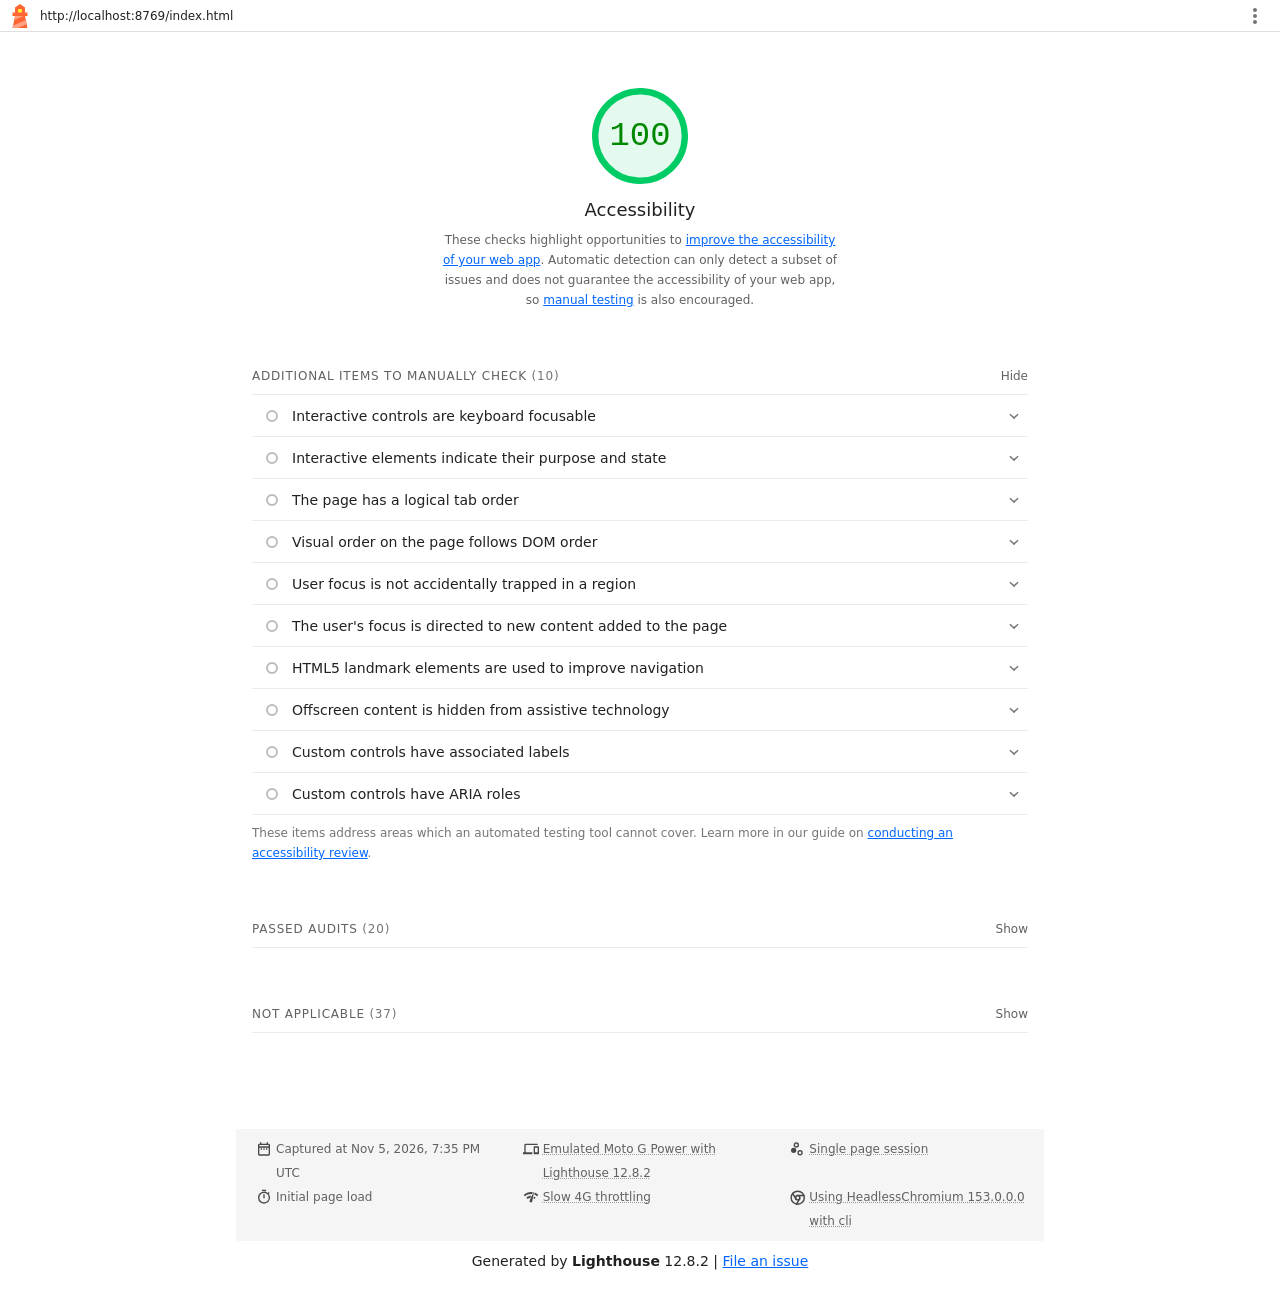
<file: lighthouse/accessibility-report-index.html>
<!--
@license
Copyright 2018 Google LLC
SPDX-License-Identifier: Apache-2.0
-->
<!doctype html>
<html lang="en">
<head>
  <meta charset="utf-8">
  <meta name="viewport" content="width=device-width, initial-scale=1, minimum-scale=1">
  <link rel="icon" href='data:image/svg+xml;utf8,<svg fill="none" xmlns="http://www.w3.org/2000/svg" viewBox="0 0 48 48"><path d="m14 7 10-7 10 7v10h5v7h-5l5 24H9l5-24H9v-7h5V7Z" fill="%23F63"/><path d="M31.561 24H14l-1.689 8.105L31.561 24ZM18.983 48H9l1.022-4.907L35.723 32.27l1.663 7.98L18.983 48Z" fill="%23FFA385"/><path fill="%23FF3" d="M20.5 10h7v7h-7z"/></svg>'>
  <title>Lighthouse Report</title>
  <style>body {margin: 0}</style>
</head>
<body>
  <noscript>Lighthouse report requires JavaScript. Please enable.</noscript>

  <div id="lh-log"></div>

  <script>window.__LIGHTHOUSE_JSON__ = {"lighthouseVersion":"12.8.2","requestedUrl":"http://localhost:8769/index.html","mainDocumentUrl":"http://localhost:8769/index.html","finalDisplayedUrl":"http://localhost:8769/index.html","finalUrl":"http://localhost:8769/index.html","fetchTime":"2026-11-05T19:35:34.362Z","gatherMode":"navigation","runWarnings":[],"userAgent":"Mozilla/5.0 (X11; Linux x86_64) AppleWebKit/537.36 (KHTML, like Gecko) HeadlessChrome/153.0.0.0 Safari/537.36","environment":{"networkUserAgent":"Mozilla/5.0 (Linux; Android 11; moto g power (2022)) AppleWebKit/537.36 (KHTML, like Gecko) Chrome/136.0.0.0 Mobile Safari/537.36","hostUserAgent":"Mozilla/5.0 (X11; Linux x86_64) AppleWebKit/537.36 (KHTML, like Gecko) HeadlessChrome/153.0.0.0 Safari/537.36","benchmarkIndex":3202.5,"credits":{"axe-core":"4.14.0"}},"audits":{"accesskeys":{"id":"accesskeys","title":"`[accesskey]` values are unique","description":"Access keys let users quickly focus a part of the page. For proper navigation, each access key must be unique. [Learn more about access keys](https://dequeuniversity.com/rules/axe/4.10/accesskeys).","score":null,"scoreDisplayMode":"notApplicable"},"aria-allowed-attr":{"id":"aria-allowed-attr","title":"`[aria-*]` attributes match their roles","description":"Each ARIA `role` supports a specific subset of `aria-*` attributes. Mismatching these invalidates the `aria-*` attributes. [Learn how to match ARIA attributes to their roles](https://dequeuniversity.com/rules/axe/4.10/aria-allowed-attr).","score":1,"scoreDisplayMode":"binary","details":{"type":"table","headings":[{"key":"node","valueType":"node","subItemsHeading":{"key":"relatedNode","valueType":"node"},"label":"Failing Elements"}],"items":[]}},"aria-allowed-role":{"id":"aria-allowed-role","title":"Uses ARIA roles only on compatible elements","description":"Many HTML elements can only be assigned certain ARIA roles. Using ARIA roles where they are not allowed can interfere with the accessibility of the web page. [Learn more about ARIA roles](https://dequeuniversity.com/rules/axe/4.10/aria-allowed-role).","score":null,"scoreDisplayMode":"notApplicable"},"aria-command-name":{"id":"aria-command-name","title":"`button`, `link`, and `menuitem` elements have accessible names","description":"When an element doesn't have an accessible name, screen readers announce it with a generic name, making it unusable for users who rely on screen readers. [Learn how to make command elements more accessible](https://dequeuniversity.com/rules/axe/4.10/aria-command-name).","score":null,"scoreDisplayMode":"notApplicable"},"aria-conditional-attr":{"id":"aria-conditional-attr","title":"ARIA attributes are used as specified for the element's role","description":"Some ARIA attributes are only allowed on an element under certain conditions. [Learn more about conditional ARIA attributes](https://dequeuniversity.com/rules/axe/4.10/aria-conditional-attr).","score":1,"scoreDisplayMode":"binary","details":{"type":"table","headings":[{"key":"node","valueType":"node","subItemsHeading":{"key":"relatedNode","valueType":"node"},"label":"Failing Elements"}],"items":[]}},"aria-deprecated-role":{"id":"aria-deprecated-role","title":"Deprecated ARIA roles were not used","description":"Deprecated ARIA roles may not be processed correctly by assistive technology. [Learn more about deprecated ARIA roles](https://dequeuniversity.com/rules/axe/4.10/aria-deprecated-role).","score":null,"scoreDisplayMode":"notApplicable"},"aria-dialog-name":{"id":"aria-dialog-name","title":"Elements with `role=\"dialog\"` or `role=\"alertdialog\"` have accessible names.","description":"ARIA dialog elements without accessible names may prevent screen readers users from discerning the purpose of these elements. [Learn how to make ARIA dialog elements more accessible](https://dequeuniversity.com/rules/axe/4.10/aria-dialog-name).","score":null,"scoreDisplayMode":"notApplicable"},"aria-hidden-body":{"id":"aria-hidden-body","title":"`[aria-hidden=\"true\"]` is not present on the document `\u003cbody>`","description":"Assistive technologies, like screen readers, work inconsistently when `aria-hidden=\"true\"` is set on the document `\u003cbody>`. [Learn how `aria-hidden` affects the document body](https://dequeuniversity.com/rules/axe/4.10/aria-hidden-body).","score":1,"scoreDisplayMode":"binary","details":{"type":"table","headings":[{"key":"node","valueType":"node","subItemsHeading":{"key":"relatedNode","valueType":"node"},"label":"Failing Elements"}],"items":[]}},"aria-hidden-focus":{"id":"aria-hidden-focus","title":"`[aria-hidden=\"true\"]` elements do not contain focusable descendents","description":"Focusable descendents within an `[aria-hidden=\"true\"]` element prevent those interactive elements from being available to users of assistive technologies like screen readers. [Learn how `aria-hidden` affects focusable elements](https://dequeuniversity.com/rules/axe/4.10/aria-hidden-focus).","score":null,"scoreDisplayMode":"notApplicable"},"aria-input-field-name":{"id":"aria-input-field-name","title":"ARIA input fields have accessible names","description":"When an input field doesn't have an accessible name, screen readers announce it with a generic name, making it unusable for users who rely on screen readers. [Learn more about input field labels](https://dequeuniversity.com/rules/axe/4.10/aria-input-field-name).","score":null,"scoreDisplayMode":"notApplicable"},"aria-meter-name":{"id":"aria-meter-name","title":"ARIA `meter` elements have accessible names","description":"When a meter element doesn't have an accessible name, screen readers announce it with a generic name, making it unusable for users who rely on screen readers. [Learn how to name `meter` elements](https://dequeuniversity.com/rules/axe/4.10/aria-meter-name).","score":null,"scoreDisplayMode":"notApplicable"},"aria-progressbar-name":{"id":"aria-progressbar-name","title":"ARIA `progressbar` elements have accessible names","description":"When a `progressbar` element doesn't have an accessible name, screen readers announce it with a generic name, making it unusable for users who rely on screen readers. [Learn how to label `progressbar` elements](https://dequeuniversity.com/rules/axe/4.10/aria-progressbar-name).","score":null,"scoreDisplayMode":"notApplicable"},"aria-prohibited-attr":{"id":"aria-prohibited-attr","title":"Elements use only permitted ARIA attributes","description":"Using ARIA attributes in roles where they are prohibited can mean that important information is not communicated to users of assistive technologies. [Learn more about prohibited ARIA roles](https://dequeuniversity.com/rules/axe/4.10/aria-prohibited-attr).","score":1,"scoreDisplayMode":"binary","details":{"type":"table","headings":[{"key":"node","valueType":"node","subItemsHeading":{"key":"relatedNode","valueType":"node"},"label":"Failing Elements"}],"items":[]}},"aria-required-attr":{"id":"aria-required-attr","title":"`[role]`s have all required `[aria-*]` attributes","description":"Some ARIA roles have required attributes that describe the state of the element to screen readers. [Learn more about roles and required attributes](https://dequeuniversity.com/rules/axe/4.10/aria-required-attr).","score":null,"scoreDisplayMode":"notApplicable"},"aria-required-children":{"id":"aria-required-children","title":"Elements with an ARIA `[role]` that require children to contain a specific `[role]` have all required children.","description":"Some ARIA parent roles must contain specific child roles to perform their intended accessibility functions. [Learn more about roles and required children elements](https://dequeuniversity.com/rules/axe/4.10/aria-required-children).","score":null,"scoreDisplayMode":"notApplicable"},"aria-required-parent":{"id":"aria-required-parent","title":"`[role]`s are contained by their required parent element","description":"Some ARIA child roles must be contained by specific parent roles to properly perform their intended accessibility functions. [Learn more about ARIA roles and required parent element](https://dequeuniversity.com/rules/axe/4.10/aria-required-parent).","score":null,"scoreDisplayMode":"notApplicable"},"aria-roles":{"id":"aria-roles","title":"`[role]` values are valid","description":"ARIA roles must have valid values in order to perform their intended accessibility functions. [Learn more about valid ARIA roles](https://dequeuniversity.com/rules/axe/4.10/aria-roles).","score":null,"scoreDisplayMode":"notApplicable"},"aria-text":{"id":"aria-text","title":"Elements with the `role=text` attribute do not have focusable descendents.","description":"Adding `role=text` around a text node split by markup enables VoiceOver to treat it as one phrase, but the element's focusable descendents will not be announced. [Learn more about the `role=text` attribute](https://dequeuniversity.com/rules/axe/4.10/aria-text).","score":null,"scoreDisplayMode":"notApplicable"},"aria-toggle-field-name":{"id":"aria-toggle-field-name","title":"ARIA toggle fields have accessible names","description":"When a toggle field doesn't have an accessible name, screen readers announce it with a generic name, making it unusable for users who rely on screen readers. [Learn more about toggle fields](https://dequeuniversity.com/rules/axe/4.10/aria-toggle-field-name).","score":null,"scoreDisplayMode":"notApplicable"},"aria-tooltip-name":{"id":"aria-tooltip-name","title":"ARIA `tooltip` elements have accessible names","description":"When a tooltip element doesn't have an accessible name, screen readers announce it with a generic name, making it unusable for users who rely on screen readers. [Learn how to name `tooltip` elements](https://dequeuniversity.com/rules/axe/4.10/aria-tooltip-name).","score":null,"scoreDisplayMode":"notApplicable"},"aria-treeitem-name":{"id":"aria-treeitem-name","title":"ARIA `treeitem` elements have accessible names","description":"When a `treeitem` element doesn't have an accessible name, screen readers announce it with a generic name, making it unusable for users who rely on screen readers. [Learn more about labeling `treeitem` elements](https://dequeuniversity.com/rules/axe/4.10/aria-treeitem-name).","score":null,"scoreDisplayMode":"notApplicable"},"aria-valid-attr-value":{"id":"aria-valid-attr-value","title":"`[aria-*]` attributes have valid values","description":"Assistive technologies, like screen readers, can't interpret ARIA attributes with invalid values. [Learn more about valid values for ARIA attributes](https://dequeuniversity.com/rules/axe/4.10/aria-valid-attr-value).","score":1,"scoreDisplayMode":"binary","details":{"type":"table","headings":[{"key":"node","valueType":"node","subItemsHeading":{"key":"relatedNode","valueType":"node"},"label":"Failing Elements"}],"items":[]}},"aria-valid-attr":{"id":"aria-valid-attr","title":"`[aria-*]` attributes are valid and not misspelled","description":"Assistive technologies, like screen readers, can't interpret ARIA attributes with invalid names. [Learn more about valid ARIA attributes](https://dequeuniversity.com/rules/axe/4.10/aria-valid-attr).","score":1,"scoreDisplayMode":"binary","details":{"type":"table","headings":[{"key":"node","valueType":"node","subItemsHeading":{"key":"relatedNode","valueType":"node"},"label":"Failing Elements"}],"items":[]}},"button-name":{"id":"button-name","title":"Buttons have an accessible name","description":"When a button doesn't have an accessible name, screen readers announce it as \"button\", making it unusable for users who rely on screen readers. [Learn how to make buttons more accessible](https://dequeuniversity.com/rules/axe/4.10/button-name).","score":1,"scoreDisplayMode":"binary","details":{"type":"table","headings":[{"key":"node","valueType":"node","subItemsHeading":{"key":"relatedNode","valueType":"node"},"label":"Failing Elements"}],"items":[]}},"bypass":{"id":"bypass","title":"The page contains a heading, skip link, or landmark region","description":"Adding ways to bypass repetitive content lets keyboard users navigate the page more efficiently. [Learn more about bypass blocks](https://dequeuniversity.com/rules/axe/4.10/bypass).","score":null,"scoreDisplayMode":"notApplicable"},"color-contrast":{"id":"color-contrast","title":"Background and foreground colors have a sufficient contrast ratio","description":"Low-contrast text is difficult or impossible for many users to read. [Learn how to provide sufficient color contrast](https://dequeuniversity.com/rules/axe/4.10/color-contrast).","score":1,"scoreDisplayMode":"binary","details":{"type":"table","headings":[{"key":"node","valueType":"node","subItemsHeading":{"key":"relatedNode","valueType":"node"},"label":"Failing Elements"}],"items":[]}},"definition-list":{"id":"definition-list","title":"`\u003cdl>`'s contain only properly-ordered `\u003cdt>` and `\u003cdd>` groups, `\u003cscript>`, `\u003ctemplate>` or `\u003cdiv>` elements.","description":"When definition lists are not properly marked up, screen readers may produce confusing or inaccurate output. [Learn how to structure definition lists correctly](https://dequeuniversity.com/rules/axe/4.10/definition-list).","score":null,"scoreDisplayMode":"notApplicable"},"dlitem":{"id":"dlitem","title":"Definition list items are wrapped in `\u003cdl>` elements","description":"Definition list items (`\u003cdt>` and `\u003cdd>`) must be wrapped in a parent `\u003cdl>` element to ensure that screen readers can properly announce them. [Learn how to structure definition lists correctly](https://dequeuniversity.com/rules/axe/4.10/dlitem).","score":null,"scoreDisplayMode":"notApplicable"},"document-title":{"id":"document-title","title":"Document has a `\u003ctitle>` element","description":"The title gives screen reader users an overview of the page, and search engine users rely on it heavily to determine if a page is relevant to their search. [Learn more about document titles](https://dequeuniversity.com/rules/axe/4.10/document-title).","score":1,"scoreDisplayMode":"binary","details":{"type":"table","headings":[{"key":"node","valueType":"node","subItemsHeading":{"key":"relatedNode","valueType":"node"},"label":"Failing Elements"}],"items":[]}},"duplicate-id-aria":{"id":"duplicate-id-aria","title":"ARIA IDs are unique","description":"The value of an ARIA ID must be unique to prevent other instances from being overlooked by assistive technologies. [Learn how to fix duplicate ARIA IDs](https://dequeuniversity.com/rules/axe/4.10/duplicate-id-aria).","score":null,"scoreDisplayMode":"notApplicable"},"empty-heading":{"id":"empty-heading","title":"All heading elements contain content.","description":"A heading with no content or inaccessible text prevent screen reader users from accessing information on the page's structure. [Learn more about headings](https://dequeuniversity.com/rules/axe/4.10/empty-heading).","score":null,"scoreDisplayMode":"notApplicable"},"form-field-multiple-labels":{"id":"form-field-multiple-labels","title":"No form fields have multiple labels","description":"Form fields with multiple labels can be confusingly announced by assistive technologies like screen readers which use either the first, the last, or all of the labels. [Learn how to use form labels](https://dequeuniversity.com/rules/axe/4.10/form-field-multiple-labels).","score":null,"scoreDisplayMode":"notApplicable"},"frame-title":{"id":"frame-title","title":"`\u003cframe>` or `\u003ciframe>` elements have a title","description":"Screen reader users rely on frame titles to describe the contents of frames. [Learn more about frame titles](https://dequeuniversity.com/rules/axe/4.10/frame-title).","score":null,"scoreDisplayMode":"notApplicable"},"heading-order":{"id":"heading-order","title":"Heading elements appear in a sequentially-descending order","description":"Properly ordered headings that do not skip levels convey the semantic structure of the page, making it easier to navigate and understand when using assistive technologies. [Learn more about heading order](https://dequeuniversity.com/rules/axe/4.10/heading-order).","score":1,"scoreDisplayMode":"binary","details":{"type":"table","headings":[{"key":"node","valueType":"node","subItemsHeading":{"key":"relatedNode","valueType":"node"},"label":"Failing Elements"}],"items":[]}},"html-has-lang":{"id":"html-has-lang","title":"`\u003chtml>` element has a `[lang]` attribute","description":"If a page doesn't specify a `lang` attribute, a screen reader assumes that the page is in the default language that the user chose when setting up the screen reader. If the page isn't actually in the default language, then the screen reader might not announce the page's text correctly. [Learn more about the `lang` attribute](https://dequeuniversity.com/rules/axe/4.10/html-has-lang).","score":1,"scoreDisplayMode":"binary","details":{"type":"table","headings":[{"key":"node","valueType":"node","subItemsHeading":{"key":"relatedNode","valueType":"node"},"label":"Failing Elements"}],"items":[]}},"html-lang-valid":{"id":"html-lang-valid","title":"`\u003chtml>` element has a valid value for its `[lang]` attribute","description":"Specifying a valid [BCP 47 language](https://www.w3.org/International/questions/qa-choosing-language-tags#question) helps screen readers announce text properly. [Learn how to use the `lang` attribute](https://dequeuniversity.com/rules/axe/4.10/html-lang-valid).","score":1,"scoreDisplayMode":"binary","details":{"type":"table","headings":[{"key":"node","valueType":"node","subItemsHeading":{"key":"relatedNode","valueType":"node"},"label":"Failing Elements"}],"items":[]}},"html-xml-lang-mismatch":{"id":"html-xml-lang-mismatch","title":"`\u003chtml>` element has an `[xml:lang]` attribute with the same base language as the `[lang]` attribute.","description":"If the webpage does not specify a consistent language, then the screen reader might not announce the page's text correctly. [Learn more about the `lang` attribute](https://dequeuniversity.com/rules/axe/4.10/html-xml-lang-mismatch).","score":null,"scoreDisplayMode":"notApplicable"},"identical-links-same-purpose":{"id":"identical-links-same-purpose","title":"Identical links have the same purpose.","description":"Links with the same destination should have the same description, to help users understand the link's purpose and decide whether to follow it. [Learn more about identical links](https://dequeuniversity.com/rules/axe/4.10/identical-links-same-purpose).","score":null,"scoreDisplayMode":"notApplicable"},"image-alt":{"id":"image-alt","title":"Image elements have `[alt]` attributes","description":"Informative elements should aim for short, descriptive alternate text. Decorative elements can be ignored with an empty alt attribute. [Learn more about the `alt` attribute](https://dequeuniversity.com/rules/axe/4.10/image-alt).","score":1,"scoreDisplayMode":"binary","details":{"type":"table","headings":[{"key":"node","valueType":"node","subItemsHeading":{"key":"relatedNode","valueType":"node"},"label":"Failing Elements"}],"items":[]}},"image-redundant-alt":{"id":"image-redundant-alt","title":"Image elements do not have `[alt]` attributes that are redundant text.","description":"Informative elements should aim for short, descriptive alternative text. Alternative text that is exactly the same as the text adjacent to the link or image is potentially confusing for screen reader users, because the text will be read twice. [Learn more about the `alt` attribute](https://dequeuniversity.com/rules/axe/4.10/image-redundant-alt).","score":1,"scoreDisplayMode":"binary","details":{"type":"table","headings":[{"key":"node","valueType":"node","subItemsHeading":{"key":"relatedNode","valueType":"node"},"label":"Failing Elements"}],"items":[]}},"input-button-name":{"id":"input-button-name","title":"Input buttons have discernible text.","description":"Adding discernable and accessible text to input buttons may help screen reader users understand the purpose of the input button. [Learn more about input buttons](https://dequeuniversity.com/rules/axe/4.10/input-button-name).","score":null,"scoreDisplayMode":"notApplicable"},"input-image-alt":{"id":"input-image-alt","title":"`\u003cinput type=\"image\">` elements have `[alt]` text","description":"When an image is being used as an `\u003cinput>` button, providing alternative text can help screen reader users understand the purpose of the button. [Learn about input image alt text](https://dequeuniversity.com/rules/axe/4.10/input-image-alt).","score":null,"scoreDisplayMode":"notApplicable"},"label-content-name-mismatch":{"id":"label-content-name-mismatch","title":"Elements with visible text labels have matching accessible names.","description":"Visible text labels that do not match the accessible name can result in a confusing experience for screen reader users. [Learn more about accessible names](https://dequeuniversity.com/rules/axe/4.10/label-content-name-mismatch).","score":null,"scoreDisplayMode":"notApplicable"},"label":{"id":"label","title":"Form elements have associated labels","description":"Labels ensure that form controls are announced properly by assistive technologies, like screen readers. [Learn more about form element labels](https://dequeuniversity.com/rules/axe/4.10/label).","score":null,"scoreDisplayMode":"notApplicable"},"landmark-one-main":{"id":"landmark-one-main","title":"Document has a main landmark.","description":"One main landmark helps screen reader users navigate a web page. [Learn more about landmarks](https://dequeuniversity.com/rules/axe/4.10/landmark-one-main).","score":null,"scoreDisplayMode":"notApplicable"},"link-name":{"id":"link-name","title":"Links have a discernible name","description":"Link text (and alternate text for images, when used as links) that is discernible, unique, and focusable improves the navigation experience for screen reader users. [Learn how to make links accessible](https://dequeuniversity.com/rules/axe/4.10/link-name).","score":1,"scoreDisplayMode":"binary","details":{"type":"table","headings":[{"key":"node","valueType":"node","subItemsHeading":{"key":"relatedNode","valueType":"node"},"label":"Failing Elements"}],"items":[]}},"link-in-text-block":{"id":"link-in-text-block","title":"Links are distinguishable without relying on color.","description":"Low-contrast text is difficult or impossible for many users to read. Link text that is discernible improves the experience for users with low vision. [Learn how to make links distinguishable](https://dequeuniversity.com/rules/axe/4.10/link-in-text-block).","score":null,"scoreDisplayMode":"notApplicable"},"list":{"id":"list","title":"Lists contain only `\u003cli>` elements and script supporting elements (`\u003cscript>` and `\u003ctemplate>`).","description":"Screen readers have a specific way of announcing lists. Ensuring proper list structure aids screen reader output. [Learn more about proper list structure](https://dequeuniversity.com/rules/axe/4.10/list).","score":1,"scoreDisplayMode":"binary","details":{"type":"table","headings":[{"key":"node","valueType":"node","subItemsHeading":{"key":"relatedNode","valueType":"node"},"label":"Failing Elements"}],"items":[]}},"listitem":{"id":"listitem","title":"List items (`\u003cli>`) are contained within `\u003cul>`, `\u003col>` or `\u003cmenu>` parent elements","description":"Screen readers require list items (`\u003cli>`) to be contained within a parent `\u003cul>`, `\u003col>` or `\u003cmenu>` to be announced properly. [Learn more about proper list structure](https://dequeuniversity.com/rules/axe/4.10/listitem).","score":1,"scoreDisplayMode":"binary","details":{"type":"table","headings":[{"key":"node","valueType":"node","subItemsHeading":{"key":"relatedNode","valueType":"node"},"label":"Failing Elements"}],"items":[]}},"meta-refresh":{"id":"meta-refresh","title":"The document does not use `\u003cmeta http-equiv=\"refresh\">`","description":"Users do not expect a page to refresh automatically, and doing so will move focus back to the top of the page. This may create a frustrating or confusing experience. [Learn more about the refresh meta tag](https://dequeuniversity.com/rules/axe/4.10/meta-refresh).","score":null,"scoreDisplayMode":"notApplicable"},"meta-viewport":{"id":"meta-viewport","title":"`[user-scalable=\"no\"]` is not used in the `\u003cmeta name=\"viewport\">` element and the `[maximum-scale]` attribute is not less than 5.","description":"Disabling zooming is problematic for users with low vision who rely on screen magnification to properly see the contents of a web page. [Learn more about the viewport meta tag](https://dequeuniversity.com/rules/axe/4.10/meta-viewport).","score":1,"scoreDisplayMode":"binary","details":{"type":"table","headings":[{"key":"node","valueType":"node","subItemsHeading":{"key":"relatedNode","valueType":"node"},"label":"Failing Elements"}],"items":[]}},"object-alt":{"id":"object-alt","title":"`\u003cobject>` elements have alternate text","description":"Screen readers cannot translate non-text content. Adding alternate text to `\u003cobject>` elements helps screen readers convey meaning to users. [Learn more about alt text for `object` elements](https://dequeuniversity.com/rules/axe/4.10/object-alt).","score":null,"scoreDisplayMode":"notApplicable"},"select-name":{"id":"select-name","title":"Select elements have associated label elements.","description":"Form elements without effective labels can create frustrating experiences for screen reader users. [Learn more about the `select` element](https://dequeuniversity.com/rules/axe/4.10/select-name).","score":null,"scoreDisplayMode":"notApplicable"},"skip-link":{"id":"skip-link","title":"Skip links are focusable.","description":"Including a skip link can help users skip to the main content to save time. [Learn more about skip links](https://dequeuniversity.com/rules/axe/4.10/skip-link).","score":1,"scoreDisplayMode":"binary","details":{"type":"table","headings":[{"key":"node","valueType":"node","subItemsHeading":{"key":"relatedNode","valueType":"node"},"label":"Failing Elements"}],"items":[]}},"tabindex":{"id":"tabindex","title":"No element has a `[tabindex]` value greater than 0","description":"A value greater than 0 implies an explicit navigation ordering. Although technically valid, this often creates frustrating experiences for users who rely on assistive technologies. [Learn more about the `tabindex` attribute](https://dequeuniversity.com/rules/axe/4.10/tabindex).","score":null,"scoreDisplayMode":"notApplicable"},"table-duplicate-name":{"id":"table-duplicate-name","title":"Tables have different content in the summary attribute and `\u003ccaption>`.","description":"The summary attribute should describe the table structure, while `\u003ccaption>` should have the onscreen title. Accurate table mark-up helps users of screen readers. [Learn more about summary and caption](https://dequeuniversity.com/rules/axe/4.10/table-duplicate-name).","score":null,"scoreDisplayMode":"notApplicable"},"table-fake-caption":{"id":"table-fake-caption","title":"Tables use `\u003ccaption>` instead of cells with the `[colspan]` attribute to indicate a caption.","description":"Screen readers have features to make navigating tables easier. Ensuring that tables use the actual caption element instead of cells with the `[colspan]` attribute may improve the experience for screen reader users. [Learn more about captions](https://dequeuniversity.com/rules/axe/4.10/table-fake-caption).","score":null,"scoreDisplayMode":"notApplicable"},"target-size":{"id":"target-size","title":"Touch targets have sufficient size and spacing.","description":"Touch targets with sufficient size and spacing help users who may have difficulty targeting small controls to activate the targets. [Learn more about touch targets](https://dequeuniversity.com/rules/axe/4.10/target-size).","score":1,"scoreDisplayMode":"binary","details":{"type":"table","headings":[{"key":"node","valueType":"node","subItemsHeading":{"key":"relatedNode","valueType":"node"},"label":"Failing Elements"}],"items":[]}},"td-has-header":{"id":"td-has-header","title":"`\u003ctd>` elements in a large `\u003ctable>` have one or more table headers.","description":"Screen readers have features to make navigating tables easier. Ensuring that `\u003ctd>` elements in a large table (3 or more cells in width and height) have an associated table header may improve the experience for screen reader users. [Learn more about table headers](https://dequeuniversity.com/rules/axe/4.10/td-has-header).","score":null,"scoreDisplayMode":"notApplicable"},"td-headers-attr":{"id":"td-headers-attr","title":"Cells in a `\u003ctable>` element that use the `[headers]` attribute refer to table cells within the same table.","description":"Screen readers have features to make navigating tables easier. Ensuring `\u003ctd>` cells using the `[headers]` attribute only refer to other cells in the same table may improve the experience for screen reader users. [Learn more about the `headers` attribute](https://dequeuniversity.com/rules/axe/4.10/td-headers-attr).","score":null,"scoreDisplayMode":"notApplicable"},"th-has-data-cells":{"id":"th-has-data-cells","title":"`\u003cth>` elements and elements with `[role=\"columnheader\"/\"rowheader\"]` have data cells they describe.","description":"Screen readers have features to make navigating tables easier. Ensuring table headers always refer to some set of cells may improve the experience for screen reader users. [Learn more about table headers](https://dequeuniversity.com/rules/axe/4.10/th-has-data-cells).","score":null,"scoreDisplayMode":"notApplicable"},"valid-lang":{"id":"valid-lang","title":"`[lang]` attributes have a valid value","description":"Specifying a valid [BCP 47 language](https://www.w3.org/International/questions/qa-choosing-language-tags#question) on elements helps ensure that text is pronounced correctly by a screen reader. [Learn how to use the `lang` attribute](https://dequeuniversity.com/rules/axe/4.10/valid-lang).","score":null,"scoreDisplayMode":"notApplicable"},"video-caption":{"id":"video-caption","title":"`\u003cvideo>` elements contain a `\u003ctrack>` element with `[kind=\"captions\"]`","description":"When a video provides a caption it is easier for deaf and hearing impaired users to access its information. [Learn more about video captions](https://dequeuniversity.com/rules/axe/4.10/video-caption).","score":null,"scoreDisplayMode":"notApplicable"},"custom-controls-labels":{"id":"custom-controls-labels","title":"Custom controls have associated labels","description":"Custom interactive controls have associated labels, provided by aria-label or aria-labelledby. [Learn more about custom controls and labels](https://developer.chrome.com/docs/lighthouse/accessibility/custom-controls-labels/).","score":null,"scoreDisplayMode":"manual"},"custom-controls-roles":{"id":"custom-controls-roles","title":"Custom controls have ARIA roles","description":"Custom interactive controls have appropriate ARIA roles. [Learn how to add roles to custom controls](https://developer.chrome.com/docs/lighthouse/accessibility/custom-control-roles/).","score":null,"scoreDisplayMode":"manual"},"focus-traps":{"id":"focus-traps","title":"User focus is not accidentally trapped in a region","description":"A user can tab into and out of any control or region without accidentally trapping their focus. [Learn how to avoid focus traps](https://developer.chrome.com/docs/lighthouse/accessibility/focus-traps/).","score":null,"scoreDisplayMode":"manual"},"focusable-controls":{"id":"focusable-controls","title":"Interactive controls are keyboard focusable","description":"Custom interactive controls are keyboard focusable and display a focus indicator. [Learn how to make custom controls focusable](https://developer.chrome.com/docs/lighthouse/accessibility/focusable-controls/).","score":null,"scoreDisplayMode":"manual"},"interactive-element-affordance":{"id":"interactive-element-affordance","title":"Interactive elements indicate their purpose and state","description":"Interactive elements, such as links and buttons, should indicate their state and be distinguishable from non-interactive elements. [Learn how to decorate interactive elements with affordance hints](https://developer.chrome.com/docs/lighthouse/accessibility/interactive-element-affordance/).","score":null,"scoreDisplayMode":"manual"},"logical-tab-order":{"id":"logical-tab-order","title":"The page has a logical tab order","description":"Tabbing through the page follows the visual layout. Users cannot focus elements that are offscreen. [Learn more about logical tab ordering](https://developer.chrome.com/docs/lighthouse/accessibility/logical-tab-order/).","score":null,"scoreDisplayMode":"manual"},"managed-focus":{"id":"managed-focus","title":"The user's focus is directed to new content added to the page","description":"If new content, such as a dialog, is added to the page, the user's focus is directed to it. [Learn how to direct focus to new content](https://developer.chrome.com/docs/lighthouse/accessibility/managed-focus/).","score":null,"scoreDisplayMode":"manual"},"offscreen-content-hidden":{"id":"offscreen-content-hidden","title":"Offscreen content is hidden from assistive technology","description":"Offscreen content is hidden with display: none or aria-hidden=true. [Learn how to properly hide offscreen content](https://developer.chrome.com/docs/lighthouse/accessibility/offscreen-content-hidden/).","score":null,"scoreDisplayMode":"manual"},"use-landmarks":{"id":"use-landmarks","title":"HTML5 landmark elements are used to improve navigation","description":"Landmark elements (`\u003cmain>`, `\u003cnav>`, etc.) are used to improve the keyboard navigation of the page for assistive technology. [Learn more about landmark elements](https://developer.chrome.com/docs/lighthouse/accessibility/use-landmarks/).","score":null,"scoreDisplayMode":"manual"},"visual-order-follows-dom":{"id":"visual-order-follows-dom","title":"Visual order on the page follows DOM order","description":"DOM order matches the visual order, improving navigation for assistive technology. [Learn more about DOM and visual ordering](https://developer.chrome.com/docs/lighthouse/accessibility/visual-order-follows-dom/).","score":null,"scoreDisplayMode":"manual"}},"configSettings":{"output":["json","html"],"maxWaitForFcp":30000,"maxWaitForLoad":45000,"pauseAfterFcpMs":1000,"pauseAfterLoadMs":1000,"networkQuietThresholdMs":1000,"cpuQuietThresholdMs":1000,"formFactor":"mobile","throttling":{"rttMs":150,"throughputKbps":1638.4,"requestLatencyMs":562.5,"downloadThroughputKbps":1474.5600000000002,"uploadThroughputKbps":675,"cpuSlowdownMultiplier":4},"throttlingMethod":"simulate","screenEmulation":{"mobile":true,"width":412,"height":823,"deviceScaleFactor":1.75,"disabled":false},"emulatedUserAgent":"Mozilla/5.0 (Linux; Android 11; moto g power (2022)) AppleWebKit/537.36 (KHTML, like Gecko) Chrome/136.0.0.0 Mobile Safari/537.36","auditMode":false,"gatherMode":false,"clearStorageTypes":["file_systems","shader_cache","service_workers","cache_storage"],"disableStorageReset":false,"debugNavigation":false,"channel":"cli","usePassiveGathering":false,"disableFullPageScreenshot":false,"skipAboutBlank":false,"blankPage":"about:blank","ignoreStatusCode":false,"locale":"en-US","blockedUrlPatterns":null,"additionalTraceCategories":null,"extraHeaders":null,"precomputedLanternData":null,"onlyAudits":null,"onlyCategories":["accessibility"],"skipAudits":null},"categories":{"accessibility":{"title":"Accessibility","description":"These checks highlight opportunities to [improve the accessibility of your web app](https://developer.chrome.com/docs/lighthouse/accessibility/). Automatic detection can only detect a subset of issues and does not guarantee the accessibility of your web app, so [manual testing](https://web.dev/articles/how-to-review) is also encouraged.","manualDescription":"These items address areas which an automated testing tool cannot cover. Learn more in our guide on [conducting an accessibility review](https://web.dev/articles/how-to-review).","supportedModes":["navigation","snapshot"],"auditRefs":[{"id":"accesskeys","weight":0,"group":"a11y-navigation"},{"id":"aria-allowed-attr","weight":10,"group":"a11y-aria"},{"id":"aria-allowed-role","weight":0,"group":"a11y-aria"},{"id":"aria-command-name","weight":0,"group":"a11y-aria"},{"id":"aria-conditional-attr","weight":7,"group":"a11y-aria"},{"id":"aria-deprecated-role","weight":0,"group":"a11y-aria"},{"id":"aria-dialog-name","weight":0,"group":"a11y-aria"},{"id":"aria-hidden-body","weight":10,"group":"a11y-aria"},{"id":"aria-hidden-focus","weight":0,"group":"a11y-aria"},{"id":"aria-input-field-name","weight":0,"group":"a11y-aria"},{"id":"aria-meter-name","weight":0,"group":"a11y-aria"},{"id":"aria-progressbar-name","weight":0,"group":"a11y-aria"},{"id":"aria-prohibited-attr","weight":7,"group":"a11y-aria"},{"id":"aria-required-attr","weight":0,"group":"a11y-aria"},{"id":"aria-required-children","weight":0,"group":"a11y-aria"},{"id":"aria-required-parent","weight":0,"group":"a11y-aria"},{"id":"aria-roles","weight":0,"group":"a11y-aria"},{"id":"aria-text","weight":0,"group":"a11y-aria"},{"id":"aria-toggle-field-name","weight":0,"group":"a11y-aria"},{"id":"aria-tooltip-name","weight":0,"group":"a11y-aria"},{"id":"aria-treeitem-name","weight":0,"group":"a11y-aria"},{"id":"aria-valid-attr-value","weight":10,"group":"a11y-aria"},{"id":"aria-valid-attr","weight":10,"group":"a11y-aria"},{"id":"button-name","weight":10,"group":"a11y-names-labels"},{"id":"bypass","weight":0,"group":"a11y-navigation"},{"id":"color-contrast","weight":7,"group":"a11y-color-contrast"},{"id":"definition-list","weight":0,"group":"a11y-tables-lists"},{"id":"dlitem","weight":0,"group":"a11y-tables-lists"},{"id":"document-title","weight":7,"group":"a11y-names-labels"},{"id":"duplicate-id-aria","weight":0,"group":"a11y-aria"},{"id":"form-field-multiple-labels","weight":0,"group":"a11y-names-labels"},{"id":"frame-title","weight":0,"group":"a11y-names-labels"},{"id":"heading-order","weight":3,"group":"a11y-navigation"},{"id":"html-has-lang","weight":7,"group":"a11y-language"},{"id":"html-lang-valid","weight":7,"group":"a11y-language"},{"id":"html-xml-lang-mismatch","weight":0,"group":"a11y-language"},{"id":"image-alt","weight":10,"group":"a11y-names-labels"},{"id":"image-redundant-alt","weight":1,"group":"a11y-names-labels"},{"id":"input-button-name","weight":0,"group":"a11y-names-labels"},{"id":"input-image-alt","weight":0,"group":"a11y-names-labels"},{"id":"label","weight":0,"group":"a11y-names-labels"},{"id":"link-in-text-block","weight":0,"group":"a11y-color-contrast"},{"id":"link-name","weight":7,"group":"a11y-names-labels"},{"id":"list","weight":7,"group":"a11y-tables-lists"},{"id":"listitem","weight":7,"group":"a11y-tables-lists"},{"id":"meta-refresh","weight":0,"group":"a11y-best-practices"},{"id":"meta-viewport","weight":10,"group":"a11y-best-practices"},{"id":"object-alt","weight":0,"group":"a11y-names-labels"},{"id":"select-name","weight":0,"group":"a11y-names-labels"},{"id":"skip-link","weight":3,"group":"a11y-names-labels"},{"id":"tabindex","weight":0,"group":"a11y-navigation"},{"id":"table-duplicate-name","weight":0,"group":"a11y-tables-lists"},{"id":"target-size","weight":7,"group":"a11y-best-practices"},{"id":"td-headers-attr","weight":0,"group":"a11y-tables-lists"},{"id":"th-has-data-cells","weight":0,"group":"a11y-tables-lists"},{"id":"valid-lang","weight":0,"group":"a11y-language"},{"id":"video-caption","weight":0,"group":"a11y-audio-video"},{"id":"focusable-controls","weight":0},{"id":"interactive-element-affordance","weight":0},{"id":"logical-tab-order","weight":0},{"id":"visual-order-follows-dom","weight":0},{"id":"focus-traps","weight":0},{"id":"managed-focus","weight":0},{"id":"use-landmarks","weight":0},{"id":"offscreen-content-hidden","weight":0},{"id":"custom-controls-labels","weight":0},{"id":"custom-controls-roles","weight":0},{"id":"empty-heading","weight":0,"group":"hidden"},{"id":"identical-links-same-purpose","weight":0,"group":"hidden"},{"id":"landmark-one-main","weight":0,"group":"hidden"},{"id":"label-content-name-mismatch","weight":0,"group":"hidden"},{"id":"table-fake-caption","weight":0,"group":"hidden"},{"id":"td-has-header","weight":0,"group":"hidden"}],"id":"accessibility","score":1}},"categoryGroups":{"metrics":{"title":"Metrics"},"insights":{"title":"Insights","description":"These insights are also available in the Chrome DevTools Performance Panel - [record a trace](https://developer.chrome.com/docs/devtools/performance/reference) to view more detailed information."},"diagnostics":{"title":"Diagnostics","description":"More information about the performance of your application. These numbers don't [directly affect](https://developer.chrome.com/docs/lighthouse/performance/performance-scoring/) the Performance score."},"a11y-best-practices":{"title":"Best practices","description":"These items highlight common accessibility best practices."},"a11y-color-contrast":{"title":"Contrast","description":"These are opportunities to improve the legibility of your content."},"a11y-names-labels":{"title":"Names and labels","description":"These are opportunities to improve the semantics of the controls in your application. This may enhance the experience for users of assistive technology, like a screen reader."},"a11y-navigation":{"title":"Navigation","description":"These are opportunities to improve keyboard navigation in your application."},"a11y-aria":{"title":"ARIA","description":"These are opportunities to improve the usage of ARIA in your application which may enhance the experience for users of assistive technology, like a screen reader."},"a11y-language":{"title":"Internationalization and localization","description":"These are opportunities to improve the interpretation of your content by users in different locales."},"a11y-audio-video":{"title":"Audio and video","description":"These are opportunities to provide alternative content for audio and video. This may improve the experience for users with hearing or vision impairments."},"a11y-tables-lists":{"title":"Tables and lists","description":"These are opportunities to improve the experience of reading tabular or list data using assistive technology, like a screen reader."},"seo-mobile":{"title":"Mobile Friendly","description":"Make sure your pages are mobile friendly so users don’t have to pinch or zoom in order to read the content pages. [Learn how to make pages mobile-friendly](https://developers.google.com/search/mobile-sites/)."},"seo-content":{"title":"Content Best Practices","description":"Format your HTML in a way that enables crawlers to better understand your app’s content."},"seo-crawl":{"title":"Crawling and Indexing","description":"To appear in search results, crawlers need access to your app."},"best-practices-trust-safety":{"title":"Trust and Safety"},"best-practices-ux":{"title":"User Experience"},"best-practices-browser-compat":{"title":"Browser Compatibility"},"best-practices-general":{"title":"General"},"hidden":{"title":""}},"stackPacks":[],"entities":[{"name":"localhost","origins":["http://localhost:8769"],"isFirstParty":true,"isUnrecognized":true}],"fullPageScreenshot":{"screenshot":{"data":"[data-uri]","width":412,"height":3349},"nodes":{}},"timing":{"entries":[{"startTime":1277.53,"name":"lh:config","duration":822.68,"entryType":"measure"},{"startTime":1279.43,"name":"lh:config:resolveArtifactsToDefns","duration":72.04,"entryType":"measure"},{"startTime":2100.35,"name":"lh:runner:gather","duration":4980.2,"entryType":"measure"},{"startTime":2182.21,"name":"lh:driver:connect","duration":17.56,"entryType":"measure"},{"startTime":2199.93,"name":"lh:driver:navigate","duration":8.4,"entryType":"measure"},{"startTime":2208.64,"name":"lh:gather:getBenchmarkIndex","duration":1013,"entryType":"measure"},{"startTime":3221.87,"name":"lh:gather:getVersion","duration":1.03,"entryType":"measure"},{"startTime":3222.99,"name":"lh:gather:getDevicePixelRatio","duration":2.41,"entryType":"measure"},{"startTime":3225.86,"name":"lh:prepare:navigationMode","duration":33.19,"entryType":"measure"},{"startTime":3245.07,"name":"lh:storage:clearDataForOrigin","duration":4.45,"entryType":"measure"},{"startTime":3249.64,"name":"lh:storage:clearBrowserCaches","duration":5.91,"entryType":"measure"},{"startTime":3257.62,"name":"lh:gather:prepareThrottlingAndNetwork","duration":1.4,"entryType":"measure"},{"startTime":3265.46,"name":"lh:driver:navigate","duration":2413.17,"entryType":"measure"},{"startTime":5681.95,"name":"lh:computed:NetworkRecords","duration":0.71,"entryType":"measure"},{"startTime":5682.95,"name":"lh:gather:getArtifact:DevtoolsLog","duration":0.02,"entryType":"measure"},{"startTime":5682.98,"name":"lh:gather:getArtifact:Accessibility","duration":195.79,"entryType":"measure"},{"startTime":5879,"name":"lh:gather:getArtifact:NetworkUserAgent","duration":0.07,"entryType":"measure"},{"startTime":5879.07,"name":"lh:gather:getArtifact:Stacks","duration":20.9,"entryType":"measure"},{"startTime":5879.14,"name":"lh:gather:collectStacks","duration":20.81,"entryType":"measure"},{"startTime":5899.99,"name":"lh:gather:getArtifact:FullPageScreenshot","duration":1157.46,"entryType":"measure"},{"startTime":7080.78,"name":"lh:runner:audit","duration":163.47,"entryType":"measure"},{"startTime":7081.21,"name":"lh:runner:auditing","duration":162.69,"entryType":"measure"},{"startTime":7082.28,"name":"lh:audit:accesskeys","duration":3.52,"entryType":"measure"},{"startTime":7086.01,"name":"lh:audit:aria-allowed-attr","duration":6.84,"entryType":"measure"},{"startTime":7093.01,"name":"lh:audit:aria-allowed-role","duration":0.76,"entryType":"measure"},{"startTime":7093.97,"name":"lh:audit:aria-command-name","duration":0.62,"entryType":"measure"},{"startTime":7094.79,"name":"lh:audit:aria-conditional-attr","duration":3.61,"entryType":"measure"},{"startTime":7098.74,"name":"lh:audit:aria-deprecated-role","duration":0.69,"entryType":"measure"},{"startTime":7099.73,"name":"lh:audit:aria-dialog-name","duration":0.54,"entryType":"measure"},{"startTime":7100.39,"name":"lh:audit:aria-hidden-body","duration":1.81,"entryType":"measure"},{"startTime":7102.35,"name":"lh:audit:aria-hidden-focus","duration":0.79,"entryType":"measure"},{"startTime":7103.39,"name":"lh:audit:aria-input-field-name","duration":7.16,"entryType":"measure"},{"startTime":7110.81,"name":"lh:audit:aria-meter-name","duration":1.05,"entryType":"measure"},{"startTime":7112.08,"name":"lh:audit:aria-progressbar-name","duration":2.54,"entryType":"measure"},{"startTime":7114.76,"name":"lh:audit:aria-prohibited-attr","duration":1.68,"entryType":"measure"},{"startTime":7116.78,"name":"lh:audit:aria-required-attr","duration":0.68,"entryType":"measure"},{"startTime":7117.71,"name":"lh:audit:aria-required-children","duration":0.8,"entryType":"measure"},{"startTime":7118.64,"name":"lh:audit:aria-required-parent","duration":0.73,"entryType":"measure"},{"startTime":7121.31,"name":"lh:audit:aria-roles","duration":0.92,"entryType":"measure"},{"startTime":7122.37,"name":"lh:audit:aria-text","duration":0.86,"entryType":"measure"},{"startTime":7123.36,"name":"lh:audit:aria-toggle-field-name","duration":2.48,"entryType":"measure"},{"startTime":7125.98,"name":"lh:audit:aria-tooltip-name","duration":0.93,"entryType":"measure"},{"startTime":7127.04,"name":"lh:audit:aria-treeitem-name","duration":0.95,"entryType":"measure"},{"startTime":7128.1,"name":"lh:audit:aria-valid-attr-value","duration":2.2,"entryType":"measure"},{"startTime":7130.44,"name":"lh:audit:aria-valid-attr","duration":1.73,"entryType":"measure"},{"startTime":7132.3,"name":"lh:audit:button-name","duration":1.81,"entryType":"measure"},{"startTime":7134.24,"name":"lh:audit:bypass","duration":7.43,"entryType":"measure"},{"startTime":7141.81,"name":"lh:audit:color-contrast","duration":1.69,"entryType":"measure"},{"startTime":7143.65,"name":"lh:audit:definition-list","duration":1.12,"entryType":"measure"},{"startTime":7144.89,"name":"lh:audit:dlitem","duration":1.22,"entryType":"measure"},{"startTime":7146.3,"name":"lh:audit:document-title","duration":1.84,"entryType":"measure"},{"startTime":7148.27,"name":"lh:audit:duplicate-id-aria","duration":3.9,"entryType":"measure"},{"startTime":7152.31,"name":"lh:audit:empty-heading","duration":2.01,"entryType":"measure"},{"startTime":7154.44,"name":"lh:audit:form-field-multiple-labels","duration":0.96,"entryType":"measure"},{"startTime":7155.55,"name":"lh:audit:frame-title","duration":1.01,"entryType":"measure"},{"startTime":7156.67,"name":"lh:audit:heading-order","duration":9.73,"entryType":"measure"},{"startTime":7166.61,"name":"lh:audit:html-has-lang","duration":2,"entryType":"measure"},{"startTime":7168.74,"name":"lh:audit:html-lang-valid","duration":1.86,"entryType":"measure"},{"startTime":7170.74,"name":"lh:audit:html-xml-lang-mismatch","duration":1.34,"entryType":"measure"},{"startTime":7172.28,"name":"lh:audit:identical-links-same-purpose","duration":2.54,"entryType":"measure"},{"startTime":7175.02,"name":"lh:audit:image-alt","duration":1.96,"entryType":"measure"},{"startTime":7177.12,"name":"lh:audit:image-redundant-alt","duration":1.78,"entryType":"measure"},{"startTime":7180.04,"name":"lh:audit:input-button-name","duration":2.32,"entryType":"measure"},{"startTime":7182.53,"name":"lh:audit:input-image-alt","duration":8.26,"entryType":"measure"},{"startTime":7190.92,"name":"lh:audit:label-content-name-mismatch","duration":1.16,"entryType":"measure"},{"startTime":7192.2,"name":"lh:audit:label","duration":1.19,"entryType":"measure"},{"startTime":7193.59,"name":"lh:audit:landmark-one-main","duration":1.47,"entryType":"measure"},{"startTime":7195.18,"name":"lh:audit:link-name","duration":3.7,"entryType":"measure"},{"startTime":7199.01,"name":"lh:audit:link-in-text-block","duration":1.32,"entryType":"measure"},{"startTime":7200.47,"name":"lh:audit:list","duration":1.69,"entryType":"measure"},{"startTime":7202.28,"name":"lh:audit:listitem","duration":1.73,"entryType":"measure"},{"startTime":7204.14,"name":"lh:audit:meta-refresh","duration":1.2,"entryType":"measure"},{"startTime":7215.16,"name":"lh:audit:meta-viewport","duration":1.93,"entryType":"measure"},{"startTime":7217.22,"name":"lh:audit:object-alt","duration":1.35,"entryType":"measure"},{"startTime":7218.69,"name":"lh:audit:select-name","duration":1.25,"entryType":"measure"},{"startTime":7220.06,"name":"lh:audit:skip-link","duration":1.92,"entryType":"measure"},{"startTime":7222.1,"name":"lh:audit:tabindex","duration":1.29,"entryType":"measure"},{"startTime":7223.55,"name":"lh:audit:table-duplicate-name","duration":1.4,"entryType":"measure"},{"startTime":7225.09,"name":"lh:audit:table-fake-caption","duration":1.53,"entryType":"measure"},{"startTime":7226.74,"name":"lh:audit:target-size","duration":1.56,"entryType":"measure"},{"startTime":7228.43,"name":"lh:audit:td-has-header","duration":8.38,"entryType":"measure"},{"startTime":7236.96,"name":"lh:audit:td-headers-attr","duration":1.62,"entryType":"measure"},{"startTime":7238.71,"name":"lh:audit:th-has-data-cells","duration":1.53,"entryType":"measure"},{"startTime":7240.37,"name":"lh:audit:valid-lang","duration":1.59,"entryType":"measure"},{"startTime":7242.08,"name":"lh:audit:video-caption","duration":1.5,"entryType":"measure"},{"startTime":7243.61,"name":"lh:audit:custom-controls-labels","duration":0.13,"entryType":"measure"},{"startTime":7243.75,"name":"lh:audit:custom-controls-roles","duration":0.01,"entryType":"measure"},{"startTime":7243.76,"name":"lh:audit:focus-traps","duration":0.01,"entryType":"measure"},{"startTime":7243.77,"name":"lh:audit:focusable-controls","duration":0.01,"entryType":"measure"},{"startTime":7243.78,"name":"lh:audit:interactive-element-affordance","duration":0.06,"entryType":"measure"},{"startTime":7243.84,"name":"lh:audit:logical-tab-order","duration":0.01,"entryType":"measure"},{"startTime":7243.86,"name":"lh:audit:managed-focus","duration":0.01,"entryType":"measure"},{"startTime":7243.87,"name":"lh:audit:offscreen-content-hidden","duration":0.01,"entryType":"measure"},{"startTime":7243.88,"name":"lh:audit:use-landmarks","duration":0.01,"entryType":"measure"},{"startTime":7243.89,"name":"lh:audit:visual-order-follows-dom","duration":0.01,"entryType":"measure"},{"startTime":7243.91,"name":"lh:runner:generate","duration":0.33,"entryType":"measure"},{"startTime":7244.71,"name":"lh:computed:EntityClassification","duration":1.28,"entryType":"measure"}],"total":5143.67},"i18n":{"rendererFormattedStrings":{"calculatorLink":"See calculator.","collapseView":"Collapse view","crcInitialNavigation":"Initial Navigation","crcLongestDurationLabel":"Maximum critical path latency:","dropdownCopyJSON":"Copy JSON","dropdownDarkTheme":"Toggle Dark Theme","dropdownPrintExpanded":"Print Expanded","dropdownPrintSummary":"Print Summary","dropdownSaveGist":"Save as Gist","dropdownSaveHTML":"Save as HTML","dropdownSaveJSON":"Save as JSON","dropdownViewUnthrottledTrace":"View Unthrottled Trace","dropdownViewer":"Open in Viewer","errorLabel":"Error!","errorMissingAuditInfo":"Report error: no audit information","expandView":"Expand view","firstPartyChipLabel":"1st party","footerIssue":"File an issue","goBackToAudits":"Go back to audits","hide":"Hide","insightsNotice":"Later this year, insights will replace performance audits. [Learn more and provide feedback here](https://github.com/GoogleChrome/lighthouse/discussions/16462).","labDataTitle":"Lab Data","lsPerformanceCategoryDescription":"[Lighthouse](https://developers.google.com/web/tools/lighthouse/) analysis of the current page on an emulated mobile network. Values are estimated and may vary.","manualAuditsGroupTitle":"Additional items to manually check","notApplicableAuditsGroupTitle":"Not applicable","openInANewTabTooltip":"Open in a new tab","opportunityResourceColumnLabel":"Opportunity","opportunitySavingsColumnLabel":"Estimated Savings","passedAuditsGroupTitle":"Passed audits","runtimeAnalysisWindow":"Initial page load","runtimeAnalysisWindowSnapshot":"Point-in-time snapshot","runtimeAnalysisWindowTimespan":"User interactions timespan","runtimeCustom":"Custom throttling","runtimeDesktopEmulation":"Emulated Desktop","runtimeMobileEmulation":"Emulated Moto G Power","runtimeNoEmulation":"No emulation","runtimeSettingsAxeVersion":"Axe version","runtimeSettingsBenchmark":"Unthrottled CPU/Memory Power","runtimeSettingsCPUThrottling":"CPU throttling","runtimeSettingsDevice":"Device","runtimeSettingsNetworkThrottling":"Network throttling","runtimeSettingsScreenEmulation":"Screen emulation","runtimeSettingsUANetwork":"User agent (network)","runtimeSingleLoad":"Single page session","runtimeSingleLoadTooltip":"This data is taken from a single page session, as opposed to field data summarizing many sessions.","runtimeSlow4g":"Slow 4G throttling","runtimeUnknown":"Unknown","show":"Show","showRelevantAudits":"Show audits relevant to:","snippetCollapseButtonLabel":"Collapse snippet","snippetExpandButtonLabel":"Expand snippet","thirdPartyResourcesLabel":"Show 3rd-party resources","throttlingProvided":"Provided by environment","toplevelWarningsMessage":"There were issues affecting this run of Lighthouse:","tryInsights":"Try insights","unattributable":"Unattributable","varianceDisclaimer":"Values are estimated and may vary. The [performance score is calculated](https://developer.chrome.com/docs/lighthouse/performance/performance-scoring/) directly from these metrics.","viewTraceLabel":"View Trace","viewTreemapLabel":"View Treemap","warningAuditsGroupTitle":"Passed audits but with warnings","warningHeader":"Warnings: "},"icuMessagePaths":{"core/audits/accessibility/accesskeys.js | title":["audits.accesskeys.title"],"core/audits/accessibility/accesskeys.js | description":["audits.accesskeys.description"],"core/audits/accessibility/aria-allowed-attr.js | title":["audits[aria-allowed-attr].title"],"core/audits/accessibility/aria-allowed-attr.js | description":["audits[aria-allowed-attr].description"],"core/lib/i18n/i18n.js | columnFailingElem":["audits[aria-allowed-attr].details.headings[0].label","audits[aria-conditional-attr].details.headings[0].label","audits[aria-hidden-body].details.headings[0].label","audits[aria-prohibited-attr].details.headings[0].label","audits[aria-valid-attr-value].details.headings[0].label","audits[aria-valid-attr].details.headings[0].label","audits[button-name].details.headings[0].label","audits[color-contrast].details.headings[0].label","audits[document-title].details.headings[0].label","audits[heading-order].details.headings[0].label","audits[html-has-lang].details.headings[0].label","audits[html-lang-valid].details.headings[0].label","audits[image-alt].details.headings[0].label","audits[image-redundant-alt].details.headings[0].label","audits[link-name].details.headings[0].label","audits.list.details.headings[0].label","audits.listitem.details.headings[0].label","audits[meta-viewport].details.headings[0].label","audits[skip-link].details.headings[0].label","audits[target-size].details.headings[0].label"],"core/audits/accessibility/aria-allowed-role.js | title":["audits[aria-allowed-role].title"],"core/audits/accessibility/aria-allowed-role.js | description":["audits[aria-allowed-role].description"],"core/audits/accessibility/aria-command-name.js | title":["audits[aria-command-name].title"],"core/audits/accessibility/aria-command-name.js | description":["audits[aria-command-name].description"],"core/audits/accessibility/aria-conditional-attr.js | title":["audits[aria-conditional-attr].title"],"core/audits/accessibility/aria-conditional-attr.js | description":["audits[aria-conditional-attr].description"],"core/audits/accessibility/aria-deprecated-role.js | title":["audits[aria-deprecated-role].title"],"core/audits/accessibility/aria-deprecated-role.js | description":["audits[aria-deprecated-role].description"],"core/audits/accessibility/aria-dialog-name.js | title":["audits[aria-dialog-name].title"],"core/audits/accessibility/aria-dialog-name.js | description":["audits[aria-dialog-name].description"],"core/audits/accessibility/aria-hidden-body.js | title":["audits[aria-hidden-body].title"],"core/audits/accessibility/aria-hidden-body.js | description":["audits[aria-hidden-body].description"],"core/audits/accessibility/aria-hidden-focus.js | title":["audits[aria-hidden-focus].title"],"core/audits/accessibility/aria-hidden-focus.js | description":["audits[aria-hidden-focus].description"],"core/audits/accessibility/aria-input-field-name.js | title":["audits[aria-input-field-name].title"],"core/audits/accessibility/aria-input-field-name.js | description":["audits[aria-input-field-name].description"],"core/audits/accessibility/aria-meter-name.js | title":["audits[aria-meter-name].title"],"core/audits/accessibility/aria-meter-name.js | description":["audits[aria-meter-name].description"],"core/audits/accessibility/aria-progressbar-name.js | title":["audits[aria-progressbar-name].title"],"core/audits/accessibility/aria-progressbar-name.js | description":["audits[aria-progressbar-name].description"],"core/audits/accessibility/aria-prohibited-attr.js | title":["audits[aria-prohibited-attr].title"],"core/audits/accessibility/aria-prohibited-attr.js | description":["audits[aria-prohibited-attr].description"],"core/audits/accessibility/aria-required-attr.js | title":["audits[aria-required-attr].title"],"core/audits/accessibility/aria-required-attr.js | description":["audits[aria-required-attr].description"],"core/audits/accessibility/aria-required-children.js | title":["audits[aria-required-children].title"],"core/audits/accessibility/aria-required-children.js | description":["audits[aria-required-children].description"],"core/audits/accessibility/aria-required-parent.js | title":["audits[aria-required-parent].title"],"core/audits/accessibility/aria-required-parent.js | description":["audits[aria-required-parent].description"],"core/audits/accessibility/aria-roles.js | title":["audits[aria-roles].title"],"core/audits/accessibility/aria-roles.js | description":["audits[aria-roles].description"],"core/audits/accessibility/aria-text.js | title":["audits[aria-text].title"],"core/audits/accessibility/aria-text.js | description":["audits[aria-text].description"],"core/audits/accessibility/aria-toggle-field-name.js | title":["audits[aria-toggle-field-name].title"],"core/audits/accessibility/aria-toggle-field-name.js | description":["audits[aria-toggle-field-name].description"],"core/audits/accessibility/aria-tooltip-name.js | title":["audits[aria-tooltip-name].title"],"core/audits/accessibility/aria-tooltip-name.js | description":["audits[aria-tooltip-name].description"],"core/audits/accessibility/aria-treeitem-name.js | title":["audits[aria-treeitem-name].title"],"core/audits/accessibility/aria-treeitem-name.js | description":["audits[aria-treeitem-name].description"],"core/audits/accessibility/aria-valid-attr-value.js | title":["audits[aria-valid-attr-value].title"],"core/audits/accessibility/aria-valid-attr-value.js | description":["audits[aria-valid-attr-value].description"],"core/audits/accessibility/aria-valid-attr.js | title":["audits[aria-valid-attr].title"],"core/audits/accessibility/aria-valid-attr.js | description":["audits[aria-valid-attr].description"],"core/audits/accessibility/button-name.js | title":["audits[button-name].title"],"core/audits/accessibility/button-name.js | description":["audits[button-name].description"],"core/audits/accessibility/bypass.js | title":["audits.bypass.title"],"core/audits/accessibility/bypass.js | description":["audits.bypass.description"],"core/audits/accessibility/color-contrast.js | title":["audits[color-contrast].title"],"core/audits/accessibility/color-contrast.js | description":["audits[color-contrast].description"],"core/audits/accessibility/definition-list.js | title":["audits[definition-list].title"],"core/audits/accessibility/definition-list.js | description":["audits[definition-list].description"],"core/audits/accessibility/dlitem.js | title":["audits.dlitem.title"],"core/audits/accessibility/dlitem.js | description":["audits.dlitem.description"],"core/audits/accessibility/document-title.js | title":["audits[document-title].title"],"core/audits/accessibility/document-title.js | description":["audits[document-title].description"],"core/audits/accessibility/duplicate-id-aria.js | title":["audits[duplicate-id-aria].title"],"core/audits/accessibility/duplicate-id-aria.js | description":["audits[duplicate-id-aria].description"],"core/audits/accessibility/empty-heading.js | title":["audits[empty-heading].title"],"core/audits/accessibility/empty-heading.js | description":["audits[empty-heading].description"],"core/audits/accessibility/form-field-multiple-labels.js | title":["audits[form-field-multiple-labels].title"],"core/audits/accessibility/form-field-multiple-labels.js | description":["audits[form-field-multiple-labels].description"],"core/audits/accessibility/frame-title.js | title":["audits[frame-title].title"],"core/audits/accessibility/frame-title.js | description":["audits[frame-title].description"],"core/audits/accessibility/heading-order.js | title":["audits[heading-order].title"],"core/audits/accessibility/heading-order.js | description":["audits[heading-order].description"],"core/audits/accessibility/html-has-lang.js | title":["audits[html-has-lang].title"],"core/audits/accessibility/html-has-lang.js | description":["audits[html-has-lang].description"],"core/audits/accessibility/html-lang-valid.js | title":["audits[html-lang-valid].title"],"core/audits/accessibility/html-lang-valid.js | description":["audits[html-lang-valid].description"],"core/audits/accessibility/html-xml-lang-mismatch.js | title":["audits[html-xml-lang-mismatch].title"],"core/audits/accessibility/html-xml-lang-mismatch.js | description":["audits[html-xml-lang-mismatch].description"],"core/audits/accessibility/identical-links-same-purpose.js | title":["audits[identical-links-same-purpose].title"],"core/audits/accessibility/identical-links-same-purpose.js | description":["audits[identical-links-same-purpose].description"],"core/audits/accessibility/image-alt.js | title":["audits[image-alt].title"],"core/audits/accessibility/image-alt.js | description":["audits[image-alt].description"],"core/audits/accessibility/image-redundant-alt.js | title":["audits[image-redundant-alt].title"],"core/audits/accessibility/image-redundant-alt.js | description":["audits[image-redundant-alt].description"],"core/audits/accessibility/input-button-name.js | title":["audits[input-button-name].title"],"core/audits/accessibility/input-button-name.js | description":["audits[input-button-name].description"],"core/audits/accessibility/input-image-alt.js | title":["audits[input-image-alt].title"],"core/audits/accessibility/input-image-alt.js | description":["audits[input-image-alt].description"],"core/audits/accessibility/label-content-name-mismatch.js | title":["audits[label-content-name-mismatch].title"],"core/audits/accessibility/label-content-name-mismatch.js | description":["audits[label-content-name-mismatch].description"],"core/audits/accessibility/label.js | title":["audits.label.title"],"core/audits/accessibility/label.js | description":["audits.label.description"],"core/audits/accessibility/landmark-one-main.js | title":["audits[landmark-one-main].title"],"core/audits/accessibility/landmark-one-main.js | description":["audits[landmark-one-main].description"],"core/audits/accessibility/link-name.js | title":["audits[link-name].title"],"core/audits/accessibility/link-name.js | description":["audits[link-name].description"],"core/audits/accessibility/link-in-text-block.js | title":["audits[link-in-text-block].title"],"core/audits/accessibility/link-in-text-block.js | description":["audits[link-in-text-block].description"],"core/audits/accessibility/list.js | title":["audits.list.title"],"core/audits/accessibility/list.js | description":["audits.list.description"],"core/audits/accessibility/listitem.js | title":["audits.listitem.title"],"core/audits/accessibility/listitem.js | description":["audits.listitem.description"],"core/audits/accessibility/meta-refresh.js | title":["audits[meta-refresh].title"],"core/audits/accessibility/meta-refresh.js | description":["audits[meta-refresh].description"],"core/audits/accessibility/meta-viewport.js | title":["audits[meta-viewport].title"],"core/audits/accessibility/meta-viewport.js | description":["audits[meta-viewport].description"],"core/audits/accessibility/object-alt.js | title":["audits[object-alt].title"],"core/audits/accessibility/object-alt.js | description":["audits[object-alt].description"],"core/audits/accessibility/select-name.js | title":["audits[select-name].title"],"core/audits/accessibility/select-name.js | description":["audits[select-name].description"],"core/audits/accessibility/skip-link.js | title":["audits[skip-link].title"],"core/audits/accessibility/skip-link.js | description":["audits[skip-link].description"],"core/audits/accessibility/tabindex.js | title":["audits.tabindex.title"],"core/audits/accessibility/tabindex.js | description":["audits.tabindex.description"],"core/audits/accessibility/table-duplicate-name.js | title":["audits[table-duplicate-name].title"],"core/audits/accessibility/table-duplicate-name.js | description":["audits[table-duplicate-name].description"],"core/audits/accessibility/table-fake-caption.js | title":["audits[table-fake-caption].title"],"core/audits/accessibility/table-fake-caption.js | description":["audits[table-fake-caption].description"],"core/audits/accessibility/target-size.js | title":["audits[target-size].title"],"core/audits/accessibility/target-size.js | description":["audits[target-size].description"],"core/audits/accessibility/td-has-header.js | title":["audits[td-has-header].title"],"core/audits/accessibility/td-has-header.js | description":["audits[td-has-header].description"],"core/audits/accessibility/td-headers-attr.js | title":["audits[td-headers-attr].title"],"core/audits/accessibility/td-headers-attr.js | description":["audits[td-headers-attr].description"],"core/audits/accessibility/th-has-data-cells.js | title":["audits[th-has-data-cells].title"],"core/audits/accessibility/th-has-data-cells.js | description":["audits[th-has-data-cells].description"],"core/audits/accessibility/valid-lang.js | title":["audits[valid-lang].title"],"core/audits/accessibility/valid-lang.js | description":["audits[valid-lang].description"],"core/audits/accessibility/video-caption.js | title":["audits[video-caption].title"],"core/audits/accessibility/video-caption.js | description":["audits[video-caption].description"],"core/config/default-config.js | a11yCategoryTitle":["categories.accessibility.title"],"core/config/default-config.js | a11yCategoryDescription":["categories.accessibility.description"],"core/config/default-config.js | a11yCategoryManualDescription":["categories.accessibility.manualDescription"],"core/config/default-config.js | metricGroupTitle":["categoryGroups.metrics.title"],"core/config/default-config.js | insightsGroupTitle":["categoryGroups.insights.title"],"core/config/default-config.js | insightsGroupDescription":["categoryGroups.insights.description"],"core/config/default-config.js | diagnosticsGroupTitle":["categoryGroups.diagnostics.title"],"core/config/default-config.js | diagnosticsGroupDescription":["categoryGroups.diagnostics.description"],"core/config/default-config.js | a11yBestPracticesGroupTitle":["categoryGroups[a11y-best-practices].title"],"core/config/default-config.js | a11yBestPracticesGroupDescription":["categoryGroups[a11y-best-practices].description"],"core/config/default-config.js | a11yColorContrastGroupTitle":["categoryGroups[a11y-color-contrast].title"],"core/config/default-config.js | a11yColorContrastGroupDescription":["categoryGroups[a11y-color-contrast].description"],"core/config/default-config.js | a11yNamesLabelsGroupTitle":["categoryGroups[a11y-names-labels].title"],"core/config/default-config.js | a11yNamesLabelsGroupDescription":["categoryGroups[a11y-names-labels].description"],"core/config/default-config.js | a11yNavigationGroupTitle":["categoryGroups[a11y-navigation].title"],"core/config/default-config.js | a11yNavigationGroupDescription":["categoryGroups[a11y-navigation].description"],"core/config/default-config.js | a11yAriaGroupTitle":["categoryGroups[a11y-aria].title"],"core/config/default-config.js | a11yAriaGroupDescription":["categoryGroups[a11y-aria].description"],"core/config/default-config.js | a11yLanguageGroupTitle":["categoryGroups[a11y-language].title"],"core/config/default-config.js | a11yLanguageGroupDescription":["categoryGroups[a11y-language].description"],"core/config/default-config.js | a11yAudioVideoGroupTitle":["categoryGroups[a11y-audio-video].title"],"core/config/default-config.js | a11yAudioVideoGroupDescription":["categoryGroups[a11y-audio-video].description"],"core/config/default-config.js | a11yTablesListsVideoGroupTitle":["categoryGroups[a11y-tables-lists].title"],"core/config/default-config.js | a11yTablesListsVideoGroupDescription":["categoryGroups[a11y-tables-lists].description"],"core/config/default-config.js | seoMobileGroupTitle":["categoryGroups[seo-mobile].title"],"core/config/default-config.js | seoMobileGroupDescription":["categoryGroups[seo-mobile].description"],"core/config/default-config.js | seoContentGroupTitle":["categoryGroups[seo-content].title"],"core/config/default-config.js | seoContentGroupDescription":["categoryGroups[seo-content].description"],"core/config/default-config.js | seoCrawlingGroupTitle":["categoryGroups[seo-crawl].title"],"core/config/default-config.js | seoCrawlingGroupDescription":["categoryGroups[seo-crawl].description"],"core/config/default-config.js | bestPracticesTrustSafetyGroupTitle":["categoryGroups[best-practices-trust-safety].title"],"core/config/default-config.js | bestPracticesUXGroupTitle":["categoryGroups[best-practices-ux].title"],"core/config/default-config.js | bestPracticesBrowserCompatGroupTitle":["categoryGroups[best-practices-browser-compat].title"],"core/config/default-config.js | bestPracticesGeneralGroupTitle":["categoryGroups[best-practices-general].title"]}}};</script>
  <script>"use strict";(()=>{var He=.8999999999999999,Re=.5,Ne=.49999999999999994;function Ue(o){let e=Math.sign(o);o=Math.abs(o);let t=.254829592,n=-.284496736,r=1.421413741,i=-1.453152027,a=1.061405429,s=1/(1+.3275911*o),c=s*(t+s*(n+s*(r+s*(i+s*a))));return e*(1-c*Math.exp(-o*o))}function fe({median:o,p10:e},t){if(o<=0)throw new Error("median must be greater than zero");if(e<=0)throw new Error("p10 must be greater than zero");if(e>=o)throw new Error("p10 must be less than the median");if(t<=0)return 1;let n=.9061938024368232,r=Math.max(Number.MIN_VALUE,t/o),i=Math.log(r),a=Math.max(Number.MIN_VALUE,e/o),l=-Math.log(a),s=i*n/l,c=(1-Ue(s))/2,d;return t<=e?d=Math.max(.9,Math.min(1,c)):t<=o?d=Math.max(Re,Math.min(He,c)):d=Math.max(0,Math.min(Ne,c)),d}var O="\u2026",Ve="\xA0",ve=.9,$e={PASS:{label:"pass",minScore:ve},AVERAGE:{label:"average",minScore:.5},FAIL:{label:"fail"},ERROR:{label:"error"}},Ge=["com","co","gov","edu","ac","org","go","gob","or","net","in","ne","nic","gouv","web","spb","blog","jus","kiev","mil","wi","qc","ca","bel","on"],E=class o{static get RATINGS(){return $e}static get PASS_THRESHOLD(){return ve}static get MS_DISPLAY_VALUE(){return`%10d${Ve}ms`}static getFinalDisplayedUrl(e){if(e.finalDisplayedUrl)return e.finalDisplayedUrl;if(e.finalUrl)return e.finalUrl;throw new Error("Could not determine final displayed URL")}static getMainDocumentUrl(e){return e.mainDocumentUrl||e.finalUrl}static getFullPageScreenshot(e){return e.fullPageScreenshot?e.fullPageScreenshot:e.audits["full-page-screenshot"]?.details}static getEntityFromUrl(e,t){return t&&t.find(r=>r.origins.find(i=>e.startsWith(i)))||o.getPseudoRootDomain(e)}static splitMarkdownCodeSpans(e){let t=[],n=e.split(/`(.*?)`/g);for(let r=0;r<n.length;r++){let i=n[r];if(!i)continue;let a=r%2!==0;t.push({isCode:a,text:i})}return t}static splitMarkdownLink(e){let t=[],n=e.split(/\[([^\]]+?)\]\((https?:\/\/.*?)\)/g);for(;n.length;){let[r,i,a]=n.splice(0,3);r&&t.push({isLink:!1,text:r}),i&&a&&t.push({isLink:!0,text:i,linkHref:a})}return t}static truncate(e,t,n="\u2026"){if(e.length<=t)return e;let i=new Intl.Segmenter(void 0,{granularity:"grapheme"}).segment(e)[Symbol.iterator](),a=0;for(let l=0;l<=t-n.length;l++){let s=i.next();if(s.done)return e;a=s.value.index}for(let l=0;l<n.length;l++)if(i.next().done)return e;return e.slice(0,a)+n}static getURLDisplayName(e,t){t=t||{numPathParts:void 0,preserveQuery:void 0,preserveHost:void 0};let n=t.numPathParts!==void 0?t.numPathParts:2,r=t.preserveQuery!==void 0?t.preserveQuery:!0,i=t.preserveHost||!1,a;if(e.protocol==="about:"||e.protocol==="data:")a=e.href;else{a=e.pathname;let s=a.split("/").filter(c=>c.length);n&&s.length>n&&(a=O+s.slice(-1*n).join("/")),i&&(a=`${e.host}/${a.replace(/^\//,"")}`),r&&(a=`${a}${e.search}`)}let l=64;if(e.protocol!=="data:"&&(a=a.slice(0,200),a=a.replace(/([a-f0-9]{7})[a-f0-9]{13}[a-f0-9]*/g,`$1${O}`),a=a.replace(/([a-zA-Z0-9-_]{9})(?=.*[a-z])(?=.*[A-Z])(?=.*[0-9])[a-zA-Z0-9-_]{10,}/g,`$1${O}`),a=a.replace(/(\d{3})\d{6,}/g,`$1${O}`),a=a.replace(/\u2026+/g,O),a.length>l&&a.includes("?")&&(a=a.replace(/\?([^=]*)(=)?.*/,`?$1$2${O}`),a.length>l&&(a=a.replace(/\?.*/,`?${O}`)))),a.length>l){let s=a.lastIndexOf(".");s>=0?a=a.slice(0,l-1-(a.length-s))+`${O}${a.slice(s)}`:a=a.slice(0,l-1)+O}return a}static getChromeExtensionOrigin(e){let t=new URL(e);return t.protocol+"//"+t.host}static parseURL(e){let t=new URL(e);return{file:o.getURLDisplayName(t),hostname:t.hostname,origin:t.protocol==="chrome-extension:"?o.getChromeExtensionOrigin(e):t.origin}}static createOrReturnURL(e){return e instanceof URL?e:new URL(e)}static getPseudoTld(e){let t=e.split(".").slice(-2);return Ge.includes(t[0])?`.${t.join(".")}`:`.${t[t.length-1]}`}static getPseudoRootDomain(e){let t=o.createOrReturnURL(e).hostname,r=o.getPseudoTld(t).split(".");return t.split(".").slice(-r.length).join(".")}static filterRelevantLines(e,t,n){if(t.length===0)return e.slice(0,n*2+1);let r=3,i=new Set;return t=t.sort((a,l)=>(a.lineNumber||0)-(l.lineNumber||0)),t.forEach(({lineNumber:a})=>{let l=a-n,s=a+n;for(;l<1;)l++,s++;i.has(l-r-1)&&(l-=r);for(let c=l;c<=s;c++){let d=c;i.add(d)}}),e.filter(a=>i.has(a.lineNumber))}static computeLogNormalScore(e,t){let n=fe(e,t);return n>.9&&(n+=.05*(n-.9)),Math.floor(n*100)/100}};function Be(o){let e=o.createFragment(),t=o.createElement("style");t.append(`
    .lh-3p-filter {
      color: var(--color-gray-600);
      float: right;
      padding: 6px var(--stackpack-padding-horizontal);
    }
    .lh-3p-filter-label, .lh-3p-filter-input {
      vertical-align: middle;
      user-select: none;
    }
    .lh-3p-filter-input:disabled + .lh-3p-ui-string {
      text-decoration: line-through;
    }
  `),e.append(t);let n=o.createElement("div","lh-3p-filter"),r=o.createElement("label","lh-3p-filter-label"),i=o.createElement("input","lh-3p-filter-input");i.setAttribute("type","checkbox"),i.setAttribute("checked","");let a=o.createElement("span","lh-3p-ui-string");a.append("Show 3rd party resources");let l=o.createElement("span","lh-3p-filter-count");return r.append(" ",i," ",a," (",l,") "),n.append(" ",r," "),e.append(n),e}function qe(o){let e=o.createFragment(),t=o.createElement("div","lh-audit"),n=o.createElement("details","lh-expandable-details"),r=o.createElement("summary"),i=o.createElement("div","lh-audit__header lh-expandable-details__summary"),a=o.createElement("span","lh-audit__score-icon"),l=o.createElement("span","lh-audit__title-and-text"),s=o.createElement("span","lh-audit__title"),c=o.createElement("span","lh-audit__display-text");l.append(" ",s," ",c," ");let d=o.createElement("div","lh-chevron-container");i.append(" ",a," ",l," ",d," "),r.append(" ",i," ");let h=o.createElement("div","lh-audit__description"),p=o.createElement("div","lh-audit__stackpacks");return n.append(" ",r," ",h," ",p," "),t.append(" ",n," "),e.append(t),e}function je(o){let e=o.createFragment(),t=o.createElement("div","lh-category-header"),n=o.createElement("div","lh-score__gauge");n.setAttribute("role","heading"),n.setAttribute("aria-level","2");let r=o.createElement("div","lh-category-header__description");return t.append(" ",n," ",r," "),e.append(t),e}function We(o){let e=o.createFragment(),t=o.createElementNS("http://www.w3.org/2000/svg","svg","lh-chevron");t.setAttribute("viewBox","0 0 100 100");let n=o.createElementNS("http://www.w3.org/2000/svg","g","lh-chevron__lines"),r=o.createElementNS("http://www.w3.org/2000/svg","path","lh-chevron__line lh-chevron__line-left");r.setAttribute("d","M10 50h40");let i=o.createElementNS("http://www.w3.org/2000/svg","path","lh-chevron__line lh-chevron__line-right");return i.setAttribute("d","M90 50H50"),n.append(" ",r," ",i," "),t.append(" ",n," "),e.append(t),e}function Ke(o){let e=o.createFragment(),t=o.createElement("div","lh-audit-group"),n=o.createElement("details","lh-clump"),r=o.createElement("summary"),i=o.createElement("div","lh-audit-group__summary"),a=o.createElement("div","lh-audit-group__header"),l=o.createElement("span","lh-audit-group__title"),s=o.createElement("span","lh-audit-group__itemcount");a.append(" ",l," ",s," "," "," ");let c=o.createElement("div","lh-clump-toggle"),d=o.createElement("span","lh-clump-toggletext--show"),h=o.createElement("span","lh-clump-toggletext--hide");return c.append(" ",d," ",h," "),i.append(" ",a," ",c," "),r.append(" ",i," "),n.append(" ",r," "),t.append(" "," ",n," "),e.append(t),e}function Ze(o){let e=o.createFragment(),t=o.createElement("div","lh-crc-container"),n=o.createElement("style");n.append(`
      .lh-crc .lh-tree-marker {
        width: 12px;
        height: 26px;
        display: block;
        float: left;
        background-position: top left;
      }
      .lh-crc .lh-horiz-down {
        background: url('data:image/svg+xml;utf8,<svg width="16" height="26" viewBox="0 0 16 26" xmlns="http://www.w3.org/2000/svg"><g fill="%23D8D8D8" fill-rule="evenodd"><path d="M16 12v2H-2v-2z"/><path d="M9 12v14H7V12z"/>\u003c/g>\u003c/svg>');
      }
      .lh-crc .lh-right {
        background: url('data:image/svg+xml;utf8,<svg width="16" height="26" viewBox="0 0 16 26" xmlns="http://www.w3.org/2000/svg"><path d="M16 12v2H0v-2z" fill="%23D8D8D8" fill-rule="evenodd"/>\u003c/svg>');
      }
      .lh-crc .lh-up-right {
        background: url('data:image/svg+xml;utf8,<svg width="16" height="26" viewBox="0 0 16 26" xmlns="http://www.w3.org/2000/svg"><path d="M7 0h2v14H7zm2 12h7v2H9z" fill="%23D8D8D8" fill-rule="evenodd"/>\u003c/svg>');
      }
      .lh-crc .lh-vert-right {
        background: url('data:image/svg+xml;utf8,<svg width="16" height="26" viewBox="0 0 16 26" xmlns="http://www.w3.org/2000/svg"><path d="M7 0h2v27H7zm2 12h7v2H9z" fill="%23D8D8D8" fill-rule="evenodd"/>\u003c/svg>');
      }
      .lh-crc .lh-vert {
        background: url('data:image/svg+xml;utf8,<svg width="16" height="26" viewBox="0 0 16 26" xmlns="http://www.w3.org/2000/svg"><path d="M7 0h2v26H7z" fill="%23D8D8D8" fill-rule="evenodd"/>\u003c/svg>');
      }
      .lh-crc .lh-crc-tree {
        font-size: 14px;
        width: 100%;
        overflow-x: auto;
      }
      .lh-crc .lh-crc-node {
        height: 26px;
        line-height: 26px;
        white-space: nowrap;
      }
      .lh-crc .lh-crc-node__longest {
        color: var(--color-average-secondary);
      }
      .lh-crc .lh-crc-node__tree-value {
        margin-left: 10px;
      }
      .lh-crc .lh-crc-node__tree-value div {
        display: inline;
      }
      .lh-crc .lh-crc-node__chain-duration {
        font-weight: 700;
      }
      .lh-crc .lh-crc-initial-nav {
        color: #595959;
        font-style: italic;
      }
      .lh-crc__summary-value {
        margin-bottom: 10px;
      }
    `);let r=o.createElement("div"),i=o.createElement("div","lh-crc__summary-value"),a=o.createElement("span","lh-crc__longest_duration_label"),l=o.createElement("b","lh-crc__longest_duration");i.append(" ",a," ",l," "),r.append(" ",i," ");let s=o.createElement("div","lh-crc"),c=o.createElement("div","lh-crc-initial-nav");return s.append(" ",c," "," "),t.append(" ",n," ",r," ",s," "),e.append(t),e}function Je(o){let e=o.createFragment(),t=o.createElement("div","lh-crc-node"),n=o.createElement("span","lh-crc-node__tree-marker"),r=o.createElement("span","lh-crc-node__tree-value");return t.append(" ",n," ",r," "),e.append(t),e}function Qe(o){let e=o.createFragment(),t=o.createElement("div","lh-element-screenshot"),n=o.createElement("div","lh-element-screenshot__content"),r=o.createElement("div","lh-element-screenshot__image"),i=o.createElement("div","lh-element-screenshot__mask"),a=o.createElementNS("http://www.w3.org/2000/svg","svg");a.setAttribute("height","0"),a.setAttribute("width","0");let l=o.createElementNS("http://www.w3.org/2000/svg","defs"),s=o.createElementNS("http://www.w3.org/2000/svg","clipPath");s.setAttribute("clipPathUnits","objectBoundingBox"),l.append(" ",s," "," "),a.append(" ",l," "),i.append(" ",a," ");let c=o.createElement("div","lh-element-screenshot__element-marker");return r.append(" ",i," ",c," "),n.append(" ",r," "),t.append(" ",n," "),e.append(t),e}function Ye(o){let e=o.createFragment(),t=o.createElement("div","lh-exp-gauge-component"),n=o.createElement("div","lh-exp-gauge__wrapper");n.setAttribute("target","_blank");let r=o.createElement("div","lh-exp-gauge__svg-wrapper"),i=o.createElementNS("http://www.w3.org/2000/svg","svg","lh-exp-gauge"),a=o.createElementNS("http://www.w3.org/2000/svg","g","lh-exp-gauge__inner"),l=o.createElementNS("http://www.w3.org/2000/svg","circle","lh-exp-gauge__bg"),s=o.createElementNS("http://www.w3.org/2000/svg","circle","lh-exp-gauge__base lh-exp-gauge--faded"),c=o.createElementNS("http://www.w3.org/2000/svg","circle","lh-exp-gauge__arc"),d=o.createElementNS("http://www.w3.org/2000/svg","text","lh-exp-gauge__percentage");a.append(" ",l," ",s," ",c," ",d," ");let h=o.createElementNS("http://www.w3.org/2000/svg","g","lh-exp-gauge__outer"),p=o.createElementNS("http://www.w3.org/2000/svg","circle","lh-cover");h.append(" ",p," ");let g=o.createElementNS("http://www.w3.org/2000/svg","text","lh-exp-gauge__label");return g.setAttribute("text-anchor","middle"),g.setAttribute("x","0"),g.setAttribute("y","60"),i.append(" ",a," ",h," ",g," "),r.append(" ",i," "),n.append(" ",r," "),t.append(" ",n," "),e.append(t),e}function Xe(o){let e=o.createFragment(),t=o.createElement("style");t.append(`
    .lh-footer {
      padding: var(--footer-padding-vertical) calc(var(--default-padding) * 2);
      max-width: var(--report-content-max-width);
      margin: 0 auto;
    }
    .lh-footer .lh-generated {
      text-align: center;
    }
  `),e.append(t);let n=o.createElement("footer","lh-footer"),r=o.createElement("ul","lh-meta__items");r.append(" ");let i=o.createElement("div","lh-generated"),a=o.createElement("b");a.append("Lighthouse");let l=o.createElement("span","lh-footer__version"),s=o.createElement("a","lh-footer__version_issue");return s.setAttribute("href","https://github.com/GoogleChrome/Lighthouse/issues"),s.setAttribute("target","_blank"),s.setAttribute("rel","noopener"),s.append("File an issue"),i.append(" "," Generated by ",a," ",l," | ",s," "),n.append(" ",r," ",i," "),e.append(n),e}function et(o){let e=o.createFragment(),t=o.createElement("a","lh-fraction__wrapper"),n=o.createElement("div","lh-fraction__content-wrapper"),r=o.createElement("div","lh-fraction__content"),i=o.createElement("div","lh-fraction__background");r.append(" ",i," "),n.append(" ",r," ");let a=o.createElement("div","lh-fraction__label");return t.append(" ",n," ",a," "),e.append(t),e}function tt(o){let e=o.createFragment(),t=o.createElement("a","lh-gauge__wrapper"),n=o.createElement("div","lh-gauge__svg-wrapper"),r=o.createElementNS("http://www.w3.org/2000/svg","svg","lh-gauge");r.setAttribute("viewBox","0 0 120 120");let i=o.createElementNS("http://www.w3.org/2000/svg","circle","lh-gauge-base");i.setAttribute("r","56"),i.setAttribute("cx","60"),i.setAttribute("cy","60"),i.setAttribute("stroke-width","8");let a=o.createElementNS("http://www.w3.org/2000/svg","circle","lh-gauge-arc");a.setAttribute("r","56"),a.setAttribute("cx","60"),a.setAttribute("cy","60"),a.setAttribute("stroke-width","8"),r.append(" ",i," ",a," "),n.append(" ",r," ");let l=o.createElement("div","lh-gauge__percentage"),s=o.createElement("div","lh-gauge__label");return t.append(" "," ",n," ",l," "," ",s," "),e.append(t),e}function nt(o){let e=o.createFragment(),t=o.createElement("style");t.append(`
    /* CSS Fireworks. Originally by Eddie Lin
       https://codepen.io/paulirish/pen/yEVMbP
    */
    .lh-pyro {
      display: none;
      z-index: 1;
      pointer-events: none;
    }
    .lh-score100 .lh-pyro {
      display: block;
    }
    .lh-score100 .lh-lighthouse stop:first-child {
      stop-color: hsla(200, 12%, 95%, 0);
    }
    .lh-score100 .lh-lighthouse stop:last-child {
      stop-color: hsla(65, 81%, 76%, 1);
    }

    .lh-pyro > .lh-pyro-before, .lh-pyro > .lh-pyro-after {
      position: absolute;
      width: 5px;
      height: 5px;
      border-radius: 2.5px;
      box-shadow: 0 0 #fff, 0 0 #fff, 0 0 #fff, 0 0 #fff, 0 0 #fff, 0 0 #fff, 0 0 #fff, 0 0 #fff, 0 0 #fff, 0 0 #fff, 0 0 #fff, 0 0 #fff, 0 0 #fff, 0 0 #fff, 0 0 #fff, 0 0 #fff, 0 0 #fff, 0 0 #fff, 0 0 #fff, 0 0 #fff, 0 0 #fff, 0 0 #fff, 0 0 #fff, 0 0 #fff, 0 0 #fff, 0 0 #fff, 0 0 #fff, 0 0 #fff, 0 0 #fff, 0 0 #fff, 0 0 #fff, 0 0 #fff, 0 0 #fff, 0 0 #fff, 0 0 #fff, 0 0 #fff, 0 0 #fff, 0 0 #fff, 0 0 #fff, 0 0 #fff, 0 0 #fff, 0 0 #fff, 0 0 #fff, 0 0 #fff, 0 0 #fff, 0 0 #fff, 0 0 #fff, 0 0 #fff, 0 0 #fff, 0 0 #fff, 0 0 #fff;
      animation: 1s bang ease-out infinite backwards,  1s gravity ease-in infinite backwards,  5s position linear infinite backwards;
      animation-delay: 1s, 1s, 1s;
    }

    .lh-pyro > .lh-pyro-after {
      animation-delay: 2.25s, 2.25s, 2.25s;
      animation-duration: 1.25s, 1.25s, 6.25s;
    }

    @keyframes bang {
      to {
        opacity: 1;
        box-shadow: -70px -115.67px #47ebbc, -28px -99.67px #eb47a4, 58px -31.67px #7eeb47, 13px -141.67px #eb47c5, -19px 6.33px #7347eb, -2px -74.67px #ebd247, 24px -151.67px #eb47e0, 57px -138.67px #b4eb47, -51px -104.67px #479eeb, 62px 8.33px #ebcf47, -93px 0.33px #d547eb, -16px -118.67px #47bfeb, 53px -84.67px #47eb83, 66px -57.67px #eb47bf, -93px -65.67px #91eb47, 30px -13.67px #86eb47, -2px -59.67px #83eb47, -44px 1.33px #eb47eb, 61px -58.67px #47eb73, 5px -22.67px #47e8eb, -66px -28.67px #ebe247, 42px -123.67px #eb5547, -75px 26.33px #7beb47, 15px -52.67px #a147eb, 36px -51.67px #eb8347, -38px -12.67px #eb5547, -46px -59.67px #47eb81, 78px -114.67px #eb47ba, 15px -156.67px #eb47bf, -36px 1.33px #eb4783, -72px -86.67px #eba147, 31px -46.67px #ebe247, -68px 29.33px #47e2eb, -55px 19.33px #ebe047, -56px 27.33px #4776eb, -13px -91.67px #eb5547, -47px -138.67px #47ebc7, -18px -96.67px #eb47ac, 11px -88.67px #4783eb, -67px -28.67px #47baeb, 53px 10.33px #ba47eb, 11px 19.33px #5247eb, -5px -11.67px #eb4791, -68px -4.67px #47eba7, 95px -37.67px #eb478b, -67px -162.67px #eb5d47, -54px -120.67px #eb6847, 49px -12.67px #ebe047, 88px 8.33px #47ebda, 97px 33.33px #eb8147, 6px -71.67px #ebbc47;
      }
    }
    @keyframes gravity {
      from {
        opacity: 1;
      }
      to {
        transform: translateY(80px);
        opacity: 0;
      }
    }
    @keyframes position {
      0%, 19.9% {
        margin-top: 4%;
        margin-left: 47%;
      }
      20%, 39.9% {
        margin-top: 7%;
        margin-left: 30%;
      }
      40%, 59.9% {
        margin-top: 6%;
        margin-left: 70%;
      }
      60%, 79.9% {
        margin-top: 3%;
        margin-left: 20%;
      }
      80%, 99.9% {
        margin-top: 3%;
        margin-left: 80%;
      }
    }
  `),e.append(t);let n=o.createElement("div","lh-header-container"),r=o.createElement("div","lh-scores-wrapper-placeholder");return n.append(" ",r," "),e.append(n),e}function rt(o){let e=o.createFragment(),t=o.createElement("div","lh-metric"),n=o.createElement("div","lh-metric__innerwrap"),r=o.createElement("div","lh-metric__icon"),i=o.createElement("span","lh-metric__title"),a=o.createElement("div","lh-metric__value"),l=o.createElement("div","lh-metric__description");return n.append(" ",r," ",i," ",a," ",l," "),t.append(" ",n," "),e.append(t),e}function ot(o){let e=o.createFragment(),t=o.createElement("div","lh-scorescale"),n=o.createElement("span","lh-scorescale-range lh-scorescale-range--fail");n.append("0\u201349");let r=o.createElement("span","lh-scorescale-range lh-scorescale-range--average");r.append("50\u201389");let i=o.createElement("span","lh-scorescale-range lh-scorescale-range--pass");return i.append("90\u2013100"),t.append(" ",n," ",r," ",i," "),e.append(t),e}function it(o){let e=o.createFragment(),t=o.createElement("style");t.append(`
    .lh-scores-container {
      display: flex;
      flex-direction: column;
      padding: var(--default-padding) 0;
      position: relative;
      width: 100%;
    }

    .lh-sticky-header {
      --gauge-circle-size: var(--gauge-circle-size-sm);
      --plugin-badge-size: 16px;
      --plugin-icon-size: 75%;
      --gauge-wrapper-width: 60px;
      --gauge-percentage-font-size: 13px;
      position: fixed;
      left: 0;
      right: 0;
      top: var(--topbar-height);
      font-weight: 500;
      display: none;
      justify-content: center;
      background-color: var(--sticky-header-background-color);
      border-bottom: 1px solid var(--color-gray-200);
      padding-top: var(--score-container-padding);
      padding-bottom: 4px;
      z-index: 2;
      pointer-events: none;
    }

    .lh-devtools .lh-sticky-header {
      /* The report within DevTools is placed in a container with overflow, which changes the placement of this header unless we change \`position\` to \`sticky.\` */
      position: sticky;
    }

    .lh-sticky-header--visible {
      display: grid;
      grid-auto-flow: column;
      pointer-events: auto;
    }

    /* Disable the gauge arc animation for the sticky header, so toggling display: none
       does not play the animation. */
    .lh-sticky-header .lh-gauge-arc {
      animation: none;
    }

    .lh-sticky-header .lh-gauge__label,
    .lh-sticky-header .lh-fraction__label {
      display: none;
    }

    .lh-highlighter {
      width: var(--gauge-wrapper-width);
      height: 1px;
      background-color: var(--highlighter-background-color);
      /* Position at bottom of first gauge in sticky header. */
      position: absolute;
      grid-column: 1;
      bottom: -1px;
      left: 0px;
      right: 0px;
    }
  `),e.append(t);let n=o.createElement("div","lh-scores-wrapper"),r=o.createElement("div","lh-scores-container"),i=o.createElement("div","lh-pyro"),a=o.createElement("div","lh-pyro-before"),l=o.createElement("div","lh-pyro-after");return i.append(" ",a," ",l," "),r.append(" ",i," "),n.append(" ",r," "),e.append(n),e}function at(o){let e=o.createFragment(),t=o.createElement("div","lh-snippet"),n=o.createElement("style");return n.append(`
          :root {
            --snippet-highlight-light: #fbf1f2;
            --snippet-highlight-dark: #ffd6d8;
          }

         .lh-snippet__header {
          position: relative;
          overflow: hidden;
          padding: 10px;
          border-bottom: none;
          color: var(--snippet-color);
          background-color: var(--snippet-background-color);
          border: 1px solid var(--report-border-color-secondary);
        }
        .lh-snippet__title {
          font-weight: bold;
          float: left;
        }
        .lh-snippet__node {
          float: left;
          margin-left: 4px;
        }
        .lh-snippet__toggle-expand {
          padding: 1px 7px;
          margin-top: -1px;
          margin-right: -7px;
          float: right;
          background: transparent;
          border: none;
          cursor: pointer;
          font-size: 14px;
          color: #0c50c7;
        }

        .lh-snippet__snippet {
          overflow: auto;
          border: 1px solid var(--report-border-color-secondary);
        }
        /* Container needed so that all children grow to the width of the scroll container */
        .lh-snippet__snippet-inner {
          display: inline-block;
          min-width: 100%;
        }

        .lh-snippet:not(.lh-snippet--expanded) .lh-snippet__show-if-expanded {
          display: none;
        }
        .lh-snippet.lh-snippet--expanded .lh-snippet__show-if-collapsed {
          display: none;
        }

        .lh-snippet__line {
          background: white;
          white-space: pre;
          display: flex;
        }
        .lh-snippet__line:not(.lh-snippet__line--message):first-child {
          padding-top: 4px;
        }
        .lh-snippet__line:not(.lh-snippet__line--message):last-child {
          padding-bottom: 4px;
        }
        .lh-snippet__line--content-highlighted {
          background: var(--snippet-highlight-dark);
        }
        .lh-snippet__line--message {
          background: var(--snippet-highlight-light);
        }
        .lh-snippet__line--message .lh-snippet__line-number {
          padding-top: 10px;
          padding-bottom: 10px;
        }
        .lh-snippet__line--message code {
          padding: 10px;
          padding-left: 5px;
          color: var(--color-fail);
          font-family: var(--report-font-family);
        }
        .lh-snippet__line--message code {
          white-space: normal;
        }
        .lh-snippet__line-icon {
          padding-top: 10px;
          display: none;
        }
        .lh-snippet__line--message .lh-snippet__line-icon {
          display: block;
        }
        .lh-snippet__line-icon:before {
          content: "";
          display: inline-block;
          vertical-align: middle;
          margin-right: 4px;
          width: var(--score-icon-size);
          height: var(--score-icon-size);
          background-image: var(--fail-icon-url);
        }
        .lh-snippet__line-number {
          flex-shrink: 0;
          width: 40px;
          text-align: right;
          font-family: monospace;
          padding-right: 5px;
          margin-right: 5px;
          color: var(--color-gray-600);
          user-select: none;
        }
    `),t.append(" ",n," "),e.append(t),e}function lt(o){let e=o.createFragment(),t=o.createElement("div","lh-snippet__snippet"),n=o.createElement("div","lh-snippet__snippet-inner");return t.append(" ",n," "),e.append(t),e}function st(o){let e=o.createFragment(),t=o.createElement("div","lh-snippet__header"),n=o.createElement("div","lh-snippet__title"),r=o.createElement("div","lh-snippet__node"),i=o.createElement("button","lh-snippet__toggle-expand"),a=o.createElement("span","lh-snippet__btn-label-collapse lh-snippet__show-if-expanded"),l=o.createElement("span","lh-snippet__btn-label-expand lh-snippet__show-if-collapsed");return i.append(" ",a," ",l," "),t.append(" ",n," ",r," ",i," "),e.append(t),e}function ct(o){let e=o.createFragment(),t=o.createElement("div","lh-snippet__line"),n=o.createElement("div","lh-snippet__line-number"),r=o.createElement("div","lh-snippet__line-icon"),i=o.createElement("code");return t.append(" ",n," ",r," ",i," "),e.append(t),e}function dt(o){let e=o.createFragment(),t=o.createElement("style");return t.append(`/**
 * @license
 * Copyright 2017 Google LLC
 * SPDX-License-Identifier: Apache-2.0
 */

/*
  Naming convention:

  If a variable is used for a specific component: --{component}-{property name}-{modifier}

  Both {component} and {property name} should be kebab-case. If the target is the entire page,
  use 'report' for the component. The property name should not be abbreviated. Use the
  property name the variable is intended for - if it's used for multiple, a common descriptor
  is fine (ex: 'size' for a variable applied to 'width' and 'height'). If a variable is shared
  across multiple components, either create more variables or just drop the "{component}-"
  part of the name. Append any modifiers at the end (ex: 'big', 'dark').

  For colors: --color-{hue}-{intensity}

  {intensity} is the Material Design tag - 700, A700, etc.
*/
.lh-vars {
  /* Palette using Material Design Colors
   * https://www.materialui.co/colors */
  --color-amber-50: #FFF8E1;
  --color-blue-200: #90CAF9;
  --color-blue-900: #0D47A1;
  --color-blue-A700: #2962FF;
  --color-blue-primary: #06f;
  --color-cyan-500: #00BCD4;
  --color-gray-100: #F5F5F5;
  --color-gray-300: #CFCFCF;
  --color-gray-200: #E0E0E0;
  --color-gray-400: #BDBDBD;
  --color-gray-50: #FAFAFA;
  --color-gray-500: #9E9E9E;
  --color-gray-600: #757575;
  --color-gray-700: #616161;
  --color-gray-800: #424242;
  --color-gray-900: #212121;
  --color-gray: #000000;
  --color-green-700: #080;
  --color-green: #0c6;
  --color-lime-400: #D3E156;
  --color-orange-50: #FFF3E0;
  --color-orange-700: #C33300;
  --color-orange: #fa3;
  --color-red-700: #c00;
  --color-red: #f33;
  --color-teal-600: #00897B;
  --color-white: #FFFFFF;

  /* Context-specific colors */
  --color-average-secondary: var(--color-orange-700);
  --color-average: var(--color-orange);
  --color-fail-secondary: var(--color-red-700);
  --color-fail: var(--color-red);
  --color-hover: var(--color-gray-50);
  --color-informative: var(--color-blue-900);
  --color-pass-secondary: var(--color-green-700);
  --color-pass: var(--color-green);
  --color-not-applicable: var(--color-gray-600);

  /* Component variables */
  --audit-description-padding-left: calc(var(--score-icon-size) + var(--score-icon-margin-left) + var(--score-icon-margin-right));
  --audit-explanation-line-height: 16px;
  --audit-group-margin-bottom: calc(var(--default-padding) * 6);
  --audit-group-padding-vertical: 8px;
  --audit-margin-horizontal: 5px;
  --audit-padding-vertical: 8px;
  --category-padding: calc(var(--default-padding) * 6) var(--edge-gap-padding) calc(var(--default-padding) * 4);
  --chevron-line-stroke: var(--color-gray-600);
  --chevron-size: 12px;
  --default-padding: 8px;
  --edge-gap-padding: calc(var(--default-padding) * 4);
  --env-item-background-color: var(--color-gray-100);
  --env-item-font-size: 28px;
  --env-item-line-height: 36px;
  --env-item-padding: 10px 0px;
  --env-name-min-width: 220px;
  --footer-padding-vertical: 16px;
  --gauge-circle-size-big: 96px;
  --gauge-circle-size: 48px;
  --gauge-circle-size-sm: 32px;
  --gauge-label-font-size-big: 18px;
  --gauge-label-font-size: var(--report-font-size-secondary);
  --gauge-label-line-height-big: 24px;
  --gauge-label-line-height: var(--report-line-height-secondary);
  --gauge-percentage-font-size-big: 38px;
  --gauge-percentage-font-size: var(--report-font-size-secondary);
  --gauge-wrapper-width: 120px;
  --header-line-height: 24px;
  --highlighter-background-color: var(--report-text-color);
  --icon-square-size: calc(var(--score-icon-size) * 0.88);
  --image-preview-size: 48px;
  --link-color: var(--color-blue-primary);
  --locale-selector-background-color: var(--color-white);
  --metric-toggle-lines-fill: #7F7F7F;
  --metric-value-font-size: calc(var(--report-font-size) * 1.8);
  --metrics-toggle-background-color: var(--color-gray-200);
  --plugin-badge-background-color: var(--color-white);
  --plugin-badge-size-big: calc(var(--gauge-circle-size-big) / 2.7);
  --plugin-badge-size: calc(var(--gauge-circle-size) / 2.7);
  --plugin-icon-size: 65%;
  --report-background-color: #fff;
  --report-border-color-secondary: #ebebeb;
  --report-font-family-monospace: monospace, 'Roboto Mono', 'Menlo', 'dejavu sans mono', 'Consolas', 'Lucida Console';
  --report-font-family: system-ui, Roboto, Helvetica, Arial, sans-serif;
  --report-font-size: 14px;
  --report-font-size-secondary: 12px;
  --report-icon-size: var(--score-icon-background-size);
  --report-line-height: 24px;
  --report-line-height-secondary: 20px;
  --report-monospace-font-size: calc(var(--report-font-size) * 0.85);
  --report-text-color-secondary: var(--color-gray-800);
  --report-text-color: var(--color-gray-900);
  --report-content-max-width: calc(60 * var(--report-font-size)); /* defaults to 840px */
  --report-content-min-width: 360px;
  --report-content-max-width-minus-edge-gap: calc(var(--report-content-max-width) - var(--edge-gap-padding) * 2);
  --score-container-padding: 8px;
  --score-icon-background-size: 24px;
  --score-icon-margin-left: 6px;
  --score-icon-margin-right: 14px;
  --score-icon-margin: 0 var(--score-icon-margin-right) 0 var(--score-icon-margin-left);
  --score-icon-size: 12px;
  --score-icon-size-big: 16px;
  --screenshot-overlay-background: rgba(0, 0, 0, 0.3);
  --section-padding-vertical: calc(var(--default-padding) * 6);
  --snippet-background-color: var(--color-gray-50);
  --snippet-color: #0938C2;
  --stackpack-padding-horizontal: 10px;
  --sticky-header-background-color: var(--report-background-color);
  --sticky-header-buffer: var(--topbar-height);
  --sticky-header-height: calc(var(--gauge-circle-size-sm) + var(--score-container-padding) * 2 + 1em);
  --table-group-header-background-color: #EEF1F4;
  --table-group-header-text-color: var(--color-gray-700);
  --table-higlight-background-color: #F5F7FA;
  --tools-icon-color: var(--color-gray-600);
  --topbar-background-color: var(--color-white);
  --topbar-height: 32px;
  --topbar-logo-size: 24px;
  --topbar-padding: 0 8px;
  --toplevel-warning-background-color: hsla(30, 100%, 75%, 10%);
  --toplevel-warning-message-text-color: var(--color-average-secondary);
  --toplevel-warning-padding: 18px;
  --toplevel-warning-text-color: var(--report-text-color);

  /* SVGs */
  --plugin-icon-url-dark: url('data:image/svg+xml;utf8,<svg xmlns="http://www.w3.org/2000/svg" width="24px" height="24px" viewBox="0 0 24 24" fill="%23FFFFFF"><path d="M0 0h24v24H0z" fill="none"/><path d="M20.5 11H19V7c0-1.1-.9-2-2-2h-4V3.5C13 2.12 11.88 1 10.5 1S8 2.12 8 3.5V5H4c-1.1 0-1.99.9-1.99 2v3.8H3.5c1.49 0 2.7 1.21 2.7 2.7s-1.21 2.7-2.7 2.7H2V20c0 1.1.9 2 2 2h3.8v-1.5c0-1.49 1.21-2.7 2.7-2.7 1.49 0 2.7 1.21 2.7 2.7V22H17c1.1 0 2-.9 2-2v-4h1.5c1.38 0 2.5-1.12 2.5-2.5S21.88 11 20.5 11z"/>\u003c/svg>');
  --plugin-icon-url: url('data:image/svg+xml;utf8,<svg xmlns="http://www.w3.org/2000/svg" width="24px" height="24px" viewBox="0 0 24 24" fill="%23757575"><path d="M0 0h24v24H0z" fill="none"/><path d="M20.5 11H19V7c0-1.1-.9-2-2-2h-4V3.5C13 2.12 11.88 1 10.5 1S8 2.12 8 3.5V5H4c-1.1 0-1.99.9-1.99 2v3.8H3.5c1.49 0 2.7 1.21 2.7 2.7s-1.21 2.7-2.7 2.7H2V20c0 1.1.9 2 2 2h3.8v-1.5c0-1.49 1.21-2.7 2.7-2.7 1.49 0 2.7 1.21 2.7 2.7V22H17c1.1 0 2-.9 2-2v-4h1.5c1.38 0 2.5-1.12 2.5-2.5S21.88 11 20.5 11z"/>\u003c/svg>');

  --pass-icon-url: url('data:image/svg+xml;utf8,<svg xmlns="http://www.w3.org/2000/svg" viewBox="0 0 48 48"><title>check\u003c/title><path fill="%23178239" d="M24 4C12.95 4 4 12.95 4 24c0 11.04 8.95 20 20 20 11.04 0 20-8.96 20-20 0-11.05-8.96-20-20-20zm-4 30L10 24l2.83-2.83L20 28.34l15.17-15.17L38 16 20 34z"/>\u003c/svg>');
  --average-icon-url: url('data:image/svg+xml;utf8,<svg xmlns="http://www.w3.org/2000/svg" viewBox="0 0 48 48"><title>info\u003c/title><path fill="%23E67700" d="M24 4C12.95 4 4 12.95 4 24s8.95 20 20 20 20-8.95 20-20S35.05 4 24 4zm2 30h-4V22h4v12zm0-16h-4v-4h4v4z"/>\u003c/svg>');
  --fail-icon-url: url('data:image/svg+xml;utf8,<svg xmlns="http://www.w3.org/2000/svg" viewBox="0 0 48 48"><title>warn\u003c/title><path fill="%23C7221F" d="M2 42h44L24 4 2 42zm24-6h-4v-4h4v4zm0-8h-4v-8h4v8z"/>\u003c/svg>');
  --error-icon-url: url('data:image/svg+xml;utf8,<svg xmlns="http://www.w3.org/2000/svg" viewBox="0 0 3 15"><title>error\u003c/title><path d="M0 15H 3V 12H 0V" fill="%23FF4E42"/><path d="M0 9H 3V 0H 0V" fill="%23FF4E42"/>\u003c/svg>');

  --swap-locale-icon-url: url('data:image/svg+xml;utf8,<svg xmlns="http://www.w3.org/2000/svg" height="24px" viewBox="0 0 24 24" width="24px" fill="%23000000"><path d="M0 0h24v24H0V0z" fill="none"/><path d="M12.87 15.07l-2.54-2.51.03-.03c1.74-1.94 2.98-4.17 3.71-6.53H17V4h-7V2H8v2H1v1.99h11.17C11.5 7.92 10.44 9.75 9 11.35 8.07 10.32 7.3 9.19 6.69 8h-2c.73 1.63 1.73 3.17 2.98 4.56l-5.09 5.02L4 19l5-5 3.11 3.11.76-2.04zM18.5 10h-2L12 22h2l1.12-3h4.75L21 22h2l-4.5-12zm-2.62 7l1.62-4.33L19.12 17h-3.24z"/>\u003c/svg>');

  --insights-icon-url: url('data:image/svg+xml;utf8,<svg xmlns="http://www.w3.org/2000/svg" viewBox="0 0 24 24" width="24" height="24" fill="%23000000"><path d="M18 13V11H22V13H18ZM19.2 20L16 17.6L17.2 16L20.4 18.4L19.2 20ZM17.2 8L16 6.4L19.2 4L20.4 5.6L17.2 8ZM5 19V15H4C3.45 15 2.975 14.8083 2.575 14.425C2.19167 14.025 2 13.55 2 13V11C2 10.45 2.19167 9.98333 2.575 9.6C2.975 9.2 3.45 9 4 9H8L13 6V18L8 15H7V19H5ZM11 14.45V9.55L8.55 11H4V13H8.55L11 14.45ZM14 15.35V8.65C14.45 9.05 14.8083 9.54167 15.075 10.125C15.3583 10.6917 15.5 11.3167 15.5 12C15.5 12.6833 15.3583 13.3167 15.075 13.9C14.8083 14.4667 14.45 14.95 14 15.35Z"/>\u003c/svg>');
  --insights-icon-url-dark: url('data:image/svg+xml;utf8,<svg xmlns="http://www.w3.org/2000/svg" viewBox="0 0 24 24" width="24" height="24" fill="%239e9e9e"><path d="M18 13V11H22V13H18ZM19.2 20L16 17.6L17.2 16L20.4 18.4L19.2 20ZM17.2 8L16 6.4L19.2 4L20.4 5.6L17.2 8ZM5 19V15H4C3.45 15 2.975 14.8083 2.575 14.425C2.19167 14.025 2 13.55 2 13V11C2 10.45 2.19167 9.98333 2.575 9.6C2.975 9.2 3.45 9 4 9H8L13 6V18L8 15H7V19H5ZM11 14.45V9.55L8.55 11H4V13H8.55L11 14.45ZM14 15.35V8.65C14.45 9.05 14.8083 9.54167 15.075 10.125C15.3583 10.6917 15.5 11.3167 15.5 12C15.5 12.6833 15.3583 13.3167 15.075 13.9C14.8083 14.4667 14.45 14.95 14 15.35Z"/>\u003c/svg>');
}

@media not print {
  .lh-dark {
    /* Pallete */
    --color-gray-200: var(--color-gray-800);
    --color-gray-300: #616161;
    --color-gray-400: var(--color-gray-600);
    --color-gray-700: var(--color-gray-400);
    --color-gray-50: #757575;
    --color-gray-600: var(--color-gray-500);
    --color-green-700: var(--color-green);
    --color-orange-700: var(--color-orange);
    --color-red-700: var(--color-red);
    --color-teal-600: var(--color-cyan-500);

    /* Context-specific colors */
    --color-hover: rgba(0, 0, 0, 0.2);
    --color-informative: var(--color-blue-200);

    /* Component variables */
    --env-item-background-color: #393535;
    --link-color: var(--color-blue-200);
    --locale-selector-background-color: var(--color-gray-200);
    --plugin-badge-background-color: var(--color-gray-800);
    --report-background-color: var(--color-gray-900);
    --report-border-color-secondary: var(--color-gray-200);
    --report-text-color-secondary: var(--color-gray-400);
    --report-text-color: var(--color-gray-100);
    --snippet-color: var(--color-cyan-500);
    --topbar-background-color: var(--color-gray);
    --toplevel-warning-background-color: hsl(33deg 14% 18%);
    --toplevel-warning-message-text-color: var(--color-orange-700);
    --toplevel-warning-text-color: var(--color-gray-100);
    --table-group-header-background-color: rgba(186, 196, 206, 0.15);
    --table-group-header-text-color: var(--color-gray-100);
    --table-higlight-background-color: rgba(186, 196, 206, 0.09);

    /* SVGs */
    --plugin-icon-url: var(--plugin-icon-url-dark);
  }
}

/**
* This media query is a temporary fallback for browsers that do not support \`@container query\`.
* TODO: remove this media query when \`@container query\` is fully supported by browsers
* See https://github.com/GoogleChrome/lighthouse/pull/16332
*/
@media only screen and (max-width: 480px) {
  .lh-vars {
    --audit-group-margin-bottom: 20px;
    --edge-gap-padding: var(--default-padding);
    --env-name-min-width: 120px;
    --gauge-circle-size-big: 96px;
    --gauge-circle-size: 72px;
    --gauge-label-font-size-big: 22px;
    --gauge-label-font-size: 14px;
    --gauge-label-line-height-big: 26px;
    --gauge-label-line-height: 20px;
    --gauge-percentage-font-size-big: 34px;
    --gauge-percentage-font-size: 26px;
    --gauge-wrapper-width: 112px;
    --header-padding: 16px 0 16px 0;
    --image-preview-size: 24px;
    --plugin-icon-size: 75%;
    --report-font-size: 14px;
    --report-line-height: 20px;
    --score-icon-margin-left: 2px;
    --score-icon-size: 10px;
    --topbar-height: 28px;
    --topbar-logo-size: 20px;
  }
}

@container lh-container (max-width: 480px) {
  .lh-vars {
    --audit-group-margin-bottom: 20px;
    --edge-gap-padding: var(--default-padding);
    --env-name-min-width: 120px;
    --gauge-circle-size-big: 96px;
    --gauge-circle-size: 72px;
    --gauge-label-font-size-big: 22px;
    --gauge-label-font-size: 14px;
    --gauge-label-line-height-big: 26px;
    --gauge-label-line-height: 20px;
    --gauge-percentage-font-size-big: 34px;
    --gauge-percentage-font-size: 26px;
    --gauge-wrapper-width: 112px;
    --header-padding: 16px 0 16px 0;
    --image-preview-size: 24px;
    --plugin-icon-size: 75%;
    --report-font-size: 14px;
    --report-line-height: 20px;
    --score-icon-margin-left: 2px;
    --score-icon-size: 10px;
    --topbar-height: 28px;
    --topbar-logo-size: 20px;
  }
}

.lh-vars.lh-devtools {
  --audit-explanation-line-height: 14px;
  --audit-group-margin-bottom: 20px;
  --audit-group-padding-vertical: 12px;
  --audit-padding-vertical: 4px;
  --category-padding: 12px;
  --default-padding: 12px;
  --env-name-min-width: 120px;
  --footer-padding-vertical: 8px;
  --gauge-circle-size-big: 72px;
  --gauge-circle-size: 64px;
  --gauge-label-font-size-big: 22px;
  --gauge-label-font-size: 14px;
  --gauge-label-line-height-big: 26px;
  --gauge-label-line-height: 20px;
  --gauge-percentage-font-size-big: 34px;
  --gauge-percentage-font-size: 26px;
  --gauge-wrapper-width: 97px;
  --header-line-height: 20px;
  --header-padding: 16px 0 16px 0;
  --screenshot-overlay-background: transparent;
  --plugin-icon-size: 75%;
  --report-font-size: 12px;
  --report-line-height: 20px;
  --score-icon-margin-left: 2px;
  --score-icon-size: 10px;
  --section-padding-vertical: 8px;
}

.lh-container:has(.lh-sticky-header) {
  --sticky-header-buffer: calc(var(--topbar-height) + var(--sticky-header-height));
}

.lh-container:not(.lh-topbar + .lh-container) {
  --topbar-height: 0;
  --sticky-header-height: 0;
  --sticky-header-buffer: 0;
}

.lh-max-viewport {
  display: flex;
  flex-direction: column;
  min-height: 100vh;
  width: 100%;
}

.lh-devtools.lh-root {
  height: 100%;
}
.lh-devtools.lh-root img {
  /* Override devtools default 'min-width: 0' so svg without size in a flexbox isn't collapsed. */
  min-width: auto;
}
.lh-devtools .lh-container {
  overflow-y: scroll;
  height: calc(100% - var(--topbar-height));
  /** The .lh-container is the scroll parent in DevTools so we exclude the topbar from the sticky header buffer. */
  --sticky-header-buffer: 0;
}
.lh-devtools .lh-container:has(.lh-sticky-header) {
  /** The .lh-container is the scroll parent in DevTools so we exclude the topbar from the sticky header buffer. */
  --sticky-header-buffer: var(--sticky-header-height);
}
@media print {
  .lh-devtools .lh-container {
    overflow: unset;
  }
}
.lh-devtools .lh-sticky-header {
  /* This is normally the height of the topbar, but we want it to stick to the top of our scroll container .lh-container\` */
  top: 0;
}
.lh-devtools .lh-element-screenshot__overlay {
  position: absolute;
}

@keyframes fadeIn {
  0% { opacity: 0;}
  100% { opacity: 0.6;}
}

.lh-root *, .lh-root *::before, .lh-root *::after {
  box-sizing: border-box;
}

.lh-root {
  font-family: var(--report-font-family);
  font-size: var(--report-font-size);
  margin: 0;
  line-height: var(--report-line-height);
  background: var(--report-background-color);
  color: var(--report-text-color);
}

.lh-root [hidden] {
  display: none !important;
}

.lh-root pre {
  margin: 0;
}

.lh-root pre,
.lh-root code {
  font-family: var(--report-font-family-monospace);
}

.lh-root details > summary {
  cursor: pointer;
}

.lh-hidden {
  display: none !important;
}

.lh-container {
  /*
  Text wrapping in the report is so much FUN!
  We have a \`word-break: break-word;\` globally here to prevent a few common scenarios, namely
  long non-breakable text (usually URLs) found in:
    1. The footer
    2. .lh-node (outerHTML)
    3. .lh-code

  With that sorted, the next challenge is appropriate column sizing and text wrapping inside our
  .lh-details tables. Even more fun.
    * We don't want table headers ("Est Savings (ms)") to wrap or their column values, but
      we'd be happy for the URL column to wrap if the URLs are particularly long.
    * We want the narrow columns to remain narrow, providing the most column width for URL
    * We don't want the table to extend past 100% width.
    * Long URLs in the URL column can wrap. Util.getURLDisplayName maxes them out at 64 characters,
      but they do not get any overflow:ellipsis treatment.
  */
  word-break: break-word;

  container-name: lh-container;
  container-type: inline-size;
}

.lh-audit-group a,
.lh-category-header__description a,
.lh-audit__description a,
.lh-warnings a,
.lh-footer a,
.lh-table-column--link a {
  color: var(--link-color);
}

.lh-audit__description, .lh-audit__stackpack, .lh-list-section__description {
  --inner-audit-padding-right: var(--stackpack-padding-horizontal);
  padding-left: var(--audit-description-padding-left);
  padding-right: var(--inner-audit-padding-right);
  padding-top: 8px;
  padding-bottom: 8px;
}

.lh-details {
  margin-top: var(--default-padding);
  margin-bottom: var(--default-padding);
  margin-left: var(--audit-description-padding-left);
}

.lh-audit__stackpack {
  display: flex;
  align-items: center;
}

.lh-audit__stackpack__img {
  max-width: 30px;
  margin-right: var(--default-padding)
}

/* Report header */

.lh-report-icon {
  display: flex;
  align-items: center;
  padding: 10px 12px;
  cursor: pointer;
}
.lh-report-icon[disabled] {
  opacity: 0.3;
  pointer-events: none;
}

.lh-report-icon::before {
  content: "";
  margin: 4px;
  background-repeat: no-repeat;
  width: var(--report-icon-size);
  height: var(--report-icon-size);
  opacity: 0.7;
  display: inline-block;
  vertical-align: middle;
}
.lh-report-icon:hover::before {
  opacity: 1;
}
.lh-dark .lh-report-icon::before {
  filter: invert(1);
}
.lh-report-icon--print::before {
  background-image: url('data:image/svg+xml;utf8,<svg xmlns="http://www.w3.org/2000/svg" width="24" height="24" viewBox="0 0 24 24"><path d="M19 8H5c-1.66 0-3 1.34-3 3v6h4v4h12v-4h4v-6c0-1.66-1.34-3-3-3zm-3 11H8v-5h8v5zm3-7c-.55 0-1-.45-1-1s.45-1 1-1 1 .45 1 1-.45 1-1 1zm-1-9H6v4h12V3z"/><path fill="none" d="M0 0h24v24H0z"/>\u003c/svg>');
}
.lh-report-icon--copy::before {
  background-image: url('data:image/svg+xml;utf8,<svg height="24" viewBox="0 0 24 24" width="24" xmlns="http://www.w3.org/2000/svg"><path d="M0 0h24v24H0z" fill="none"/><path d="M16 1H4c-1.1 0-2 .9-2 2v14h2V3h12V1zm3 4H8c-1.1 0-2 .9-2 2v14c0 1.1.9 2 2 2h11c1.1 0 2-.9 2-2V7c0-1.1-.9-2-2-2zm0 16H8V7h11v14z"/>\u003c/svg>');
}
.lh-report-icon--open::before {
  background-image: url('data:image/svg+xml;utf8,<svg height="24" viewBox="0 0 24 24" width="24" xmlns="http://www.w3.org/2000/svg"><path d="M0 0h24v24H0z" fill="none"/><path d="M19 4H5c-1.11 0-2 .9-2 2v12c0 1.1.89 2 2 2h4v-2H5V8h14v10h-4v2h4c1.1 0 2-.9 2-2V6c0-1.1-.89-2-2-2zm-7 6l-4 4h3v6h2v-6h3l-4-4z"/>\u003c/svg>');
}
.lh-report-icon--download::before {
  background-image: url('data:image/svg+xml;utf8,<svg height="24" viewBox="0 0 24 24" width="24" xmlns="http://www.w3.org/2000/svg"><path d="M19 9h-4V3H9v6H5l7 7 7-7zM5 18v2h14v-2H5z"/><path d="M0 0h24v24H0z" fill="none"/>\u003c/svg>');
}
.lh-report-icon--dark::before {
  background-image:url('data:image/svg+xml;utf8,<svg xmlns="http://www.w3.org/2000/svg" height="24" viewBox="0 0 100 125"><path d="M50 23.587c-16.27 0-22.799 12.574-22.799 21.417 0 12.917 10.117 22.451 12.436 32.471h20.726c2.32-10.02 12.436-19.554 12.436-32.471 0-8.843-6.528-21.417-22.799-21.417zM39.637 87.161c0 3.001 1.18 4.181 4.181 4.181h.426l.41 1.231C45.278 94.449 46.042 95 48.019 95h3.963c1.978 0 2.74-.551 3.365-2.427l.409-1.231h.427c3.002 0 4.18-1.18 4.18-4.181V80.91H39.637v6.251zM50 18.265c1.26 0 2.072-.814 2.072-2.073v-9.12C52.072 5.813 51.26 5 50 5c-1.259 0-2.072.813-2.072 2.073v9.12c0 1.259.813 2.072 2.072 2.072zM68.313 23.727c.994.774 2.135.634 2.91-.357l5.614-7.187c.776-.992.636-2.135-.356-2.909-.992-.776-2.135-.636-2.91.357l-5.613 7.186c-.778.993-.636 2.135.355 2.91zM91.157 36.373c-.306-1.222-1.291-1.815-2.513-1.51l-8.85 2.207c-1.222.305-1.814 1.29-1.51 2.512.305 1.223 1.291 1.814 2.513 1.51l8.849-2.206c1.223-.305 1.816-1.291 1.511-2.513zM86.757 60.48l-8.331-3.709c-1.15-.512-2.225-.099-2.736 1.052-.512 1.151-.1 2.224 1.051 2.737l8.33 3.707c1.15.514 2.225.101 2.736-1.05.513-1.149.1-2.223-1.05-2.737zM28.779 23.37c.775.992 1.917 1.131 2.909.357.992-.776 1.132-1.917.357-2.91l-5.615-7.186c-.775-.992-1.917-1.132-2.909-.357s-1.131 1.917-.356 2.909l5.614 7.187zM21.715 39.583c.305-1.223-.288-2.208-1.51-2.513l-8.849-2.207c-1.222-.303-2.208.289-2.513 1.511-.303 1.222.288 2.207 1.511 2.512l8.848 2.206c1.222.304 2.208-.287 2.513-1.509zM21.575 56.771l-8.331 3.711c-1.151.511-1.563 1.586-1.05 2.735.511 1.151 1.586 1.563 2.736 1.052l8.331-3.711c1.151-.511 1.563-1.586 1.05-2.735-.512-1.15-1.585-1.562-2.736-1.052z"/>\u003c/svg>');
}
.lh-report-icon--treemap::before {
  background-image: url('data:image/svg+xml;utf8,<svg xmlns="http://www.w3.org/2000/svg" height="24px" viewBox="0 0 24 24" width="24px" fill="black"><path d="M3 5v14h19V5H3zm2 2h15v4H5V7zm0 10v-4h4v4H5zm6 0v-4h9v4h-9z"/>\u003c/svg>');
}

.lh-report-icon--date::before {
  background-image: url('data:image/svg+xml;utf8,<svg xmlns="http://www.w3.org/2000/svg" viewBox="0 0 24 24"><path d="M7 11h2v2H7v-2zm14-5v14a2 2 0 01-2 2H5a2 2 0 01-2-2V6c0-1.1.9-2 2-2h1V2h2v2h8V2h2v2h1a2 2 0 012 2zM5 8h14V6H5v2zm14 12V10H5v10h14zm-4-7h2v-2h-2v2zm-4 0h2v-2h-2v2z"/>\u003c/svg>');
}
.lh-report-icon--devices::before {
  background-image: url('data:image/svg+xml;utf8,<svg xmlns="http://www.w3.org/2000/svg" viewBox="0 0 24 24"><path d="M4 6h18V4H4a2 2 0 00-2 2v11H0v3h14v-3H4V6zm19 2h-6a1 1 0 00-1 1v10c0 .6.5 1 1 1h6c.6 0 1-.5 1-1V9c0-.6-.5-1-1-1zm-1 9h-4v-7h4v7z"/>\u003c/svg>');
}
.lh-report-icon--world::before {
  background-image: url('data:image/svg+xml;utf8,<svg xmlns="http://www.w3.org/2000/svg" viewBox="0 0 24 24"><path d="M12 2a10 10 0 1 0 0 20 10 10 0 0 0 0-20zm7 6h-3c-.3-1.3-.8-2.5-1.4-3.6A8 8 0 0 1 18.9 8zm-7-4a14 14 0 0 1 2 4h-4a14 14 0 0 1 2-4zM4.3 14a8.2 8.2 0 0 1 0-4h3.3a16.5 16.5 0 0 0 0 4H4.3zm.8 2h3a14 14 0 0 0 1.3 3.6A8 8 0 0 1 5.1 16zm3-8H5a8 8 0 0 1 4.3-3.6L8 8zM12 20a14 14 0 0 1-2-4h4a14 14 0 0 1-2 4zm2.3-6H9.7a14.7 14.7 0 0 1 0-4h4.6a14.6 14.6 0 0 1 0 4zm.3 5.6c.6-1.2 1-2.4 1.4-3.6h3a8 8 0 0 1-4.4 3.6zm1.8-5.6a16.5 16.5 0 0 0 0-4h3.3a8.2 8.2 0 0 1 0 4h-3.3z"/>\u003c/svg>');
}
.lh-report-icon--stopwatch::before {
  background-image: url('data:image/svg+xml;utf8,<svg xmlns="http://www.w3.org/2000/svg" viewBox="0 0 24 24"><path d="M15 1H9v2h6V1zm-4 13h2V8h-2v6zm8.1-6.6L20.5 6l-1.4-1.4L17.7 6A9 9 0 0 0 3 13a9 9 0 1 0 16-5.6zm-7 12.6a7 7 0 1 1 0-14 7 7 0 0 1 0 14z"/>\u003c/svg>');
}
.lh-report-icon--networkspeed::before {
  background-image: url('data:image/svg+xml;utf8,<svg xmlns="http://www.w3.org/2000/svg" viewBox="0 0 24 24"><path d="M15.9 5c-.2 0-.3 0-.4.2v.2L10.1 17a2 2 0 0 0-.2 1 2 2 0 0 0 4 .4l2.4-12.9c0-.3-.2-.5-.5-.5zM1 9l2 2c2.9-2.9 6.8-4 10.5-3.6l1.2-2.7C10 3.8 4.7 5.3 1 9zm20 2 2-2a15.4 15.4 0 0 0-5.6-3.6L17 8.2c1.5.7 2.9 1.6 4.1 2.8zm-4 4 2-2a9.9 9.9 0 0 0-2.7-1.9l-.5 3 1.2.9zM5 13l2 2a7.1 7.1 0 0 1 4-2l1.3-2.9C9.7 10.1 7 11 5 13z"/>\u003c/svg>');
}
.lh-report-icon--samples-one::before {
  background-image: url('data:image/svg+xml;utf8,<svg xmlns="http://www.w3.org/2000/svg" viewBox="0 0 24 24"><circle cx="7" cy="14" r="3"/><path d="M7 18a4 4 0 1 1 0-8 4 4 0 0 1 0 8zm0-6c-1.1 0-2 .9-2 2s.9 2 2 2 2-.9 2-2-.9-2-2-2zm4-2a4 4 0 1 1 0-8 4 4 0 0 1 0 8zm0-6c-1.1 0-2 .9-2 2s.9 2 2 2 2-.9 2-2-.9-2-2-2zm5.6 17.6a4 4 0 1 1 0-8 4 4 0 0 1 0 8zm0-6c-1.1 0-2 .9-2 2s.9 2 2 2 2-.9 2-2-.9-2-2-2z"/>\u003c/svg>');
}
.lh-report-icon--samples-many::before {
  background-image: url('data:image/svg+xml;utf8,<svg xmlns="http://www.w3.org/2000/svg" viewBox="0 0 24 24"><path d="M7 18a4 4 0 1 1 0-8 4 4 0 0 1 0 8zm0-6c-1.1 0-2 .9-2 2s.9 2 2 2 2-.9 2-2-.9-2-2-2zm4-2a4 4 0 1 1 0-8 4 4 0 0 1 0 8zm0-6c-1.1 0-2 .9-2 2s.9 2 2 2 2-.9 2-2-.9-2-2-2zm5.6 17.6a4 4 0 1 1 0-8 4 4 0 0 1 0 8zm0-6c-1.1 0-2 .9-2 2s.9 2 2 2 2-.9 2-2-.9-2-2-2z"/><circle cx="7" cy="14" r="3"/><circle cx="11" cy="6" r="3"/>\u003c/svg>');
}
.lh-report-icon--chrome::before {
  background-image: url('data:image/svg+xml;utf8,<svg xmlns="http://www.w3.org/2000/svg" viewBox="-50 -50 562 562"><path d="M256 25.6v25.6a204 204 0 0 1 144.8 60 204 204 0 0 1 60 144.8 204 204 0 0 1-60 144.8 204 204 0 0 1-144.8 60 204 204 0 0 1-144.8-60 204 204 0 0 1-60-144.8 204 204 0 0 1 60-144.8 204 204 0 0 1 144.8-60V0a256 256 0 1 0 0 512 256 256 0 0 0 0-512v25.6z"/><path d="M256 179.2v25.6a51.3 51.3 0 0 1 0 102.4 51.3 51.3 0 0 1 0-102.4v-51.2a102.3 102.3 0 1 0-.1 204.7 102.3 102.3 0 0 0 .1-204.7v25.6z"/><path d="M256 204.8h217.6a25.6 25.6 0 0 0 0-51.2H256a25.6 25.6 0 0 0 0 51.2m44.3 76.8L191.5 470.1a25.6 25.6 0 1 0 44.4 25.6l108.8-188.5a25.6 25.6 0 1 0-44.4-25.6m-88.6 0L102.9 93.2a25.7 25.7 0 0 0-35-9.4 25.7 25.7 0 0 0-9.4 35l108.8 188.5a25.7 25.7 0 0 0 35 9.4 25.9 25.9 0 0 0 9.4-35.1"/>\u003c/svg>');
}
.lh-report-icon--external::before {
  background-image: url('data:image/svg+xml;utf8,<svg xmlns="http://www.w3.org/2000/svg"><path d="M3.15 11.9a1.01 1.01 0 0 1-.743-.307 1.01 1.01 0 0 1-.306-.743v-7.7c0-.292.102-.54.306-.744a1.01 1.01 0 0 1 .744-.306H7v1.05H3.15v7.7h7.7V7h1.05v3.85c0 .291-.103.54-.307.743a1.01 1.01 0 0 1-.743.307h-7.7Zm2.494-2.8-.743-.744 5.206-5.206H8.401V2.1h3.5v3.5h-1.05V3.893L5.644 9.1Z"/>\u003c/svg>');
}
.lh-report-icon--experiment::before {
  background-image: url('data:image/svg+xml;utf8,<svg xmlns="http://www.w3.org/2000/svg" viewBox="0 0 20 20" fill="none"><path d="M4.50002 17C3.86136 17 3.40302 16.7187 3.12502 16.156C2.84702 15.5933 2.90936 15.069 3.31202 14.583L7.50002 9.5V4.5H6.75002C6.54202 4.5 6.36502 4.427 6.21902 4.281C6.07302 4.135 6.00002 3.958 6.00002 3.75C6.00002 3.542 6.07302 3.365 6.21902 3.219C6.36502 3.073 6.54202 3 6.75002 3H13.25C13.458 3 13.635 3.073 13.781 3.219C13.927 3.365 14 3.542 14 3.75C14 3.958 13.927 4.135 13.781 4.281C13.635 4.427 13.458 4.5 13.25 4.5H12.5V9.5L16.688 14.583C17.0767 15.069 17.132 15.5933 16.854 16.156C16.5767 16.7187 16.1254 17 15.5 17H4.50002ZM4.50002 15.5H15.5L11 10V4.5H9.00002V10L4.50002 15.5Z" fill="black"/>\u003c/svg>');
}

/** These are still icons, but w/o the auto-color invert / opacity / etc. that come with .lh-report-icon */

.lh-report-plain-icon {
  display: flex;
  align-items: center;
}
.lh-report-plain-icon::before {
  content: "";
  background-repeat: no-repeat;
  width: var(--report-icon-size);
  height: var(--report-icon-size);
  display: inline-block;
  margin-right: 5px;
}

.lh-report-plain-icon--checklist-pass::before {
  --icon-url: url('data:image/svg+xml;utf8,<svg xmlns="http://www.w3.org/2000/svg" viewBox="0 0 20 20"><path d="M8.938 13L13.896 8.062L12.833 7L8.938 10.875L7.167 9.125L6.104 10.188L8.938 13ZM10 18C8.90267 18 7.868 17.7917 6.896 17.375C5.924 16.9583 5.07333 16.3853 4.344 15.656C3.61467 14.9267 3.04167 14.076 2.625 13.104C2.20833 12.132 2 11.0973 2 10C2 8.88867 2.20833 7.85033 2.625 6.885C3.04167 5.92033 3.61467 5.07333 4.344 4.344C5.07333 3.61467 5.924 3.04167 6.896 2.625C7.868 2.20833 8.90267 2 10 2C11.1113 2 12.1497 2.20833 13.115 2.625C14.0797 3.04167 14.9267 3.61467 15.656 4.344C16.3853 5.07333 16.9583 5.92033 17.375 6.885C17.7917 7.85033 18 8.88867 18 10C18 11.0973 17.7917 12.132 17.375 13.104C16.9583 14.076 16.3853 14.9267 15.656 15.656C14.9267 16.3853 14.0797 16.9583 13.115 17.375C12.1497 17.7917 11.1113 18 10 18ZM10 16.5C11.8053 16.5 13.34 15.868 14.604 14.604C15.868 13.34 16.5 11.8053 16.5 10C16.5 8.19467 15.868 6.66 14.604 5.396C13.34 4.132 11.8053 3.5 10 3.5C8.19467 3.5 6.66 4.132 5.396 5.396C4.132 6.66 3.5 8.19467 3.5 10C3.5 11.8053 4.132 13.34 5.396 14.604C6.66 15.868 8.19467 16.5 10 16.5Z" fill="black"/>\u003c/svg>');
  background-color: var(--color-pass);
  mask: var(--icon-url) center / contain no-repeat;
}
.lh-report-plain-icon--checklist-fail::before {
  --icon-url: url('data:image/svg+xml;utf8,<svg xmlns="http://www.w3.org/2000/svg" viewBox="0 0 20 20"><path fill-rule="evenodd" clip-rule="evenodd" d="M17.5 10C17.5 14.1421 14.1421 17.5 10 17.5C5.85786 17.5 2.5 14.1421 2.5 10C2.5 5.85786 5.85786 2.5 10 2.5C14.1421 2.5 17.5 5.85786 17.5 10ZM16 10C16 13.3137 13.3137 16 10 16C8.6135 16 7.33683 15.5297 6.32083 14.7399L14.7399 6.32083C15.5297 7.33683 16 8.6135 16 10ZM5.26016 13.6793L13.6793 5.26016C12.6633 4.47033 11.3866 4 10 4C6.68629 4 4 6.68629 4 10C4 11.3866 4.47033 12.6633 5.26016 13.6793Z" fill="black"/>\u003c/svg>');
  background-color: var(--color-fail);
  mask: var(--icon-url) center / contain no-repeat;
}

.lh-buttons {
  display: flex;
  flex-wrap: wrap;
  margin: var(--default-padding) 0;
}
.lh-button {
  height: 32px;
  border: 1px solid var(--report-border-color-secondary);
  border-radius: 3px;
  color: var(--link-color);
  background-color: var(--report-background-color);
  margin: 5px;
}

.lh-button:first-of-type {
  margin-left: 0;
}

/* Node */
.lh-node {
  display: flow-root;
}

.lh-node__snippet {
  font-family: var(--report-font-family-monospace);
  color: var(--snippet-color);
  font-size: var(--report-monospace-font-size);
  line-height: 20px;
}

.lh-checklist {
  list-style: none;
  padding: 0;
}

.lh-checklist-item {
  margin: 10px 0 10px 0;
}

/* Score */

.lh-audit__score-icon {
  width: var(--score-icon-size);
  height: var(--score-icon-size);
  margin: var(--score-icon-margin);
}

.lh-audit--pass .lh-audit__display-text {
  color: var(--color-pass-secondary);
}
.lh-audit--pass .lh-audit__score-icon,
.lh-scorescale-range--pass::before {
  border-radius: 100%;
  background: var(--color-pass);
}

.lh-audit--average .lh-audit__display-text {
  color: var(--color-average-secondary);
}
.lh-audit--average .lh-audit__score-icon,
.lh-scorescale-range--average::before {
  background: var(--color-average);
  width: var(--icon-square-size);
  height: var(--icon-square-size);
}

.lh-audit--fail .lh-audit__display-text {
  color: var(--color-fail-secondary);
}
.lh-audit--fail .lh-audit__score-icon,
.lh-audit--error .lh-audit__score-icon,
.lh-scorescale-range--fail::before {
  border-left: calc(var(--score-icon-size) / 2) solid transparent;
  border-right: calc(var(--score-icon-size) / 2) solid transparent;
  border-bottom: var(--score-icon-size) solid var(--color-fail);
}

.lh-audit--error .lh-audit__score-icon,
.lh-metric--error .lh-metric__icon {
  background-image: var(--error-icon-url);
  background-repeat: no-repeat;
  background-position: center;
  border: none;
}

.lh-gauge__wrapper--fail .lh-gauge--error {
  background-image: var(--error-icon-url);
  background-repeat: no-repeat;
  background-position: center;
  transform: scale(0.5);
  top: var(--score-container-padding);
}

.lh-audit--manual .lh-audit__display-text,
.lh-audit--notapplicable .lh-audit__display-text {
  color: var(--color-gray-600);
}
.lh-audit--manual .lh-audit__score-icon,
.lh-audit--notapplicable .lh-audit__score-icon {
  border: calc(0.2 * var(--score-icon-size)) solid var(--color-gray-400);
  border-radius: 100%;
  background: none;
}

.lh-audit--informative .lh-audit__display-text {
  color: var(--color-gray-600);
}

.lh-audit--informative .lh-audit__score-icon {
  border: calc(0.2 * var(--score-icon-size)) solid var(--color-gray-400);
  border-radius: 100%;
}

.lh-audit__description,
.lh-audit__stackpack {
  color: var(--report-text-color-secondary);
}
.lh-audit__adorn {
  border: 1px solid var(--color-gray-500);
  border-radius: 3px;
  margin: 0 3px;
  padding: 0 2px;
  line-height: 1.1;
  display: inline-block;
  font-size: 90%;
  color: var(--report-text-color-secondary);
}

.lh-category-header__description  {
  text-align: center;
  color: var(--color-gray-700);
  margin: 0px auto;
  max-width: 400px;
}


.lh-audit__display-text,
.lh-chevron-container {
  margin: 0 var(--audit-margin-horizontal);
}
.lh-chevron-container {
  margin-right: 0;
}

.lh-audit__title-and-text {
  flex: 1;
}

.lh-audit__title-and-text code {
  color: var(--snippet-color);
  font-size: var(--report-monospace-font-size);
}

/* Prepend display text with em dash separator. */
.lh-audit__display-text:not(:empty):before {
  content: '\u2014';
  margin-right: var(--audit-margin-horizontal);
}

/* Expandable Details (Audit Groups, Audits) */
.lh-audit__header {
  display: flex;
  align-items: center;
  padding: var(--default-padding);
}


.lh-metricfilter {
  display: grid;
  justify-content: end;
  align-items: center;
  grid-auto-flow: column;
  gap: 4px;
  color: var(--color-gray-700);
}

.lh-metricfilter__radio {
  /*
   * Instead of hiding, position offscreen so it's still accessible to screen readers
   * https://bugs.chromium.org/p/chromium/issues/detail?id=1439785
   */
  position: fixed;
  left: -9999px;
}
.lh-metricfilter input[type='radio']:focus-visible + label {
  outline: -webkit-focus-ring-color auto 1px;
}

.lh-metricfilter__label {
  display: inline-flex;
  padding: 0 4px;
  height: 16px;
  text-decoration: underline;
  align-items: center;
  cursor: pointer;
  font-size: 90%;
}

.lh-metricfilter__label--active {
  background: var(--color-blue-primary);
  color: var(--color-white);
  border-radius: 3px;
  text-decoration: none;
}
/* Give the 'All' choice a more muted display */
.lh-metricfilter__label--active[for="metric-All"] {
  background-color: var(--color-blue-200) !important;
  color: black !important;
}

.lh-metricfilter__text {
  margin-right: 8px;
}

/* If audits are filtered, hide the itemcount for Passed Audits\u2026 */
.lh-category--filtered .lh-audit-group .lh-audit-group__itemcount {
  display: none;
}


.lh-audit__header:hover {
  background-color: var(--color-hover);
}

/* We want to hide the browser's default arrow marker on summary elements. Admittedly, it's complicated. */
.lh-root details > summary {
  /* Blink 89+ and Firefox will hide the arrow when display is changed from (new) default of \`list-item\` to block.  https://chromestatus.com/feature/6730096436051968*/
  display: block;
}
/* Safari and Blink <=88 require using the -webkit-details-marker selector */
.lh-root details > summary::-webkit-details-marker {
  display: none;
}

/* Perf Metric */

.lh-metrics-container {
  display: grid;
  grid-auto-rows: 1fr;
  grid-template-columns: 1fr 1fr;
  grid-column-gap: var(--report-line-height);
  margin-bottom: var(--default-padding);
}

.lh-metric {
  border-top: 1px solid var(--report-border-color-secondary);
}

.lh-category:not(.lh--hoisted-meta) .lh-metric:nth-last-child(-n+2) {
  border-bottom: 1px solid var(--report-border-color-secondary);
}

.lh-metric__innerwrap {
  display: grid;
  /**
   * Icon -- Metric Name
   *      -- Metric Value
   */
  grid-template-columns: calc(var(--score-icon-size) + var(--score-icon-margin-left) + var(--score-icon-margin-right)) 1fr;
  align-items: center;
  padding: var(--default-padding);
}

.lh-metric__details {
  order: -1;
}

.lh-metric__title {
  flex: 1;
}

.lh-calclink {
  padding-left: calc(1ex / 3);
}

.lh-metric__description {
  display: none;
  grid-column-start: 2;
  grid-column-end: 4;
  color: var(--report-text-color-secondary);
}

.lh-metric__value {
  font-size: var(--metric-value-font-size);
  margin: calc(var(--default-padding) / 2) 0;
  white-space: nowrap; /* No wrapping between metric value and the icon */
  grid-column-start: 2;
}

/**
* This media query is a temporary fallback for browsers that do not support \`@container query\`.
* TODO: remove this media query when \`@container query\` is fully supported by browsers
* See https://github.com/GoogleChrome/lighthouse/pull/16332
*/
@media screen and (max-width: 535px) {
  .lh-metrics-container {
    display: block;
  }

  .lh-metric {
    border-bottom: none !important;
  }
  .lh-category:not(.lh--hoisted-meta) .lh-metric:nth-last-child(1) {
    border-bottom: 1px solid var(--report-border-color-secondary) !important;
  }

  /* Change the grid to 3 columns for narrow viewport. */
  .lh-metric__innerwrap {
  /**
   * Icon -- Metric Name -- Metric Value
   */
    grid-template-columns: calc(var(--score-icon-size) + var(--score-icon-margin-left) + var(--score-icon-margin-right)) 2fr 1fr;
  }
  .lh-metric__value {
    justify-self: end;
    grid-column-start: unset;
  }
}

@container lh-container (max-width: 535px) {
  .lh-metrics-container {
    display: block;
  }

  .lh-metric {
    border-bottom: none !important;
  }
  .lh-category:not(.lh--hoisted-meta) .lh-metric:nth-last-child(1) {
    border-bottom: 1px solid var(--report-border-color-secondary) !important;
  }

  /* Change the grid to 3 columns for narrow viewport. */
  .lh-metric__innerwrap {
  /**
   * Icon -- Metric Name -- Metric Value
   */
    grid-template-columns: calc(var(--score-icon-size) + var(--score-icon-margin-left) + var(--score-icon-margin-right)) 2fr 1fr;
  }
  .lh-metric__value {
    justify-self: end;
    grid-column-start: unset;
  }
}

/* No-JS toggle switch */
/* Keep this selector sync'd w/ \`magicSelector\` in report-ui-features-test.js */
 .lh-metrics-toggle__input:checked ~ .lh-metrics-container .lh-metric__description {
  display: block;
}

/* TODO get rid of the SVGS and clean up these some more */
.lh-metrics-toggle__input {
  opacity: 0;
  position: absolute;
  right: 0;
  top: 0px;
}

.lh-metrics-toggle__input + div > label > .lh-metrics-toggle__labeltext--hide,
.lh-metrics-toggle__input:checked + div > label > .lh-metrics-toggle__labeltext--show {
  display: none;
}
.lh-metrics-toggle__input:checked + div > label > .lh-metrics-toggle__labeltext--hide {
  display: inline;
}
.lh-metrics-toggle__input:focus + div > label {
  outline: -webkit-focus-ring-color auto 3px;
}

.lh-metrics-toggle__label {
  cursor: pointer;
  font-size: var(--report-font-size-secondary);
  line-height: var(--report-line-height-secondary);
  color: var(--color-gray-700);
}

/* Pushes the metric description toggle button to the right. */
.lh-audit-group--metrics .lh-audit-group__header {
  display: flex;
  justify-content: space-between;
}

.lh-metric__icon,
.lh-scorescale-range::before {
  content: '';
  width: var(--score-icon-size);
  height: var(--score-icon-size);
  display: inline-block;
  margin: var(--score-icon-margin);
}

.lh-metric--pass .lh-metric__value {
  color: var(--color-pass-secondary);
}
.lh-metric--pass .lh-metric__icon {
  border-radius: 100%;
  background: var(--color-pass);
}

.lh-metric--average .lh-metric__value {
  color: var(--color-average-secondary);
}
.lh-metric--average .lh-metric__icon {
  background: var(--color-average);
  width: var(--icon-square-size);
  height: var(--icon-square-size);
}

.lh-metric--fail .lh-metric__value {
  color: var(--color-fail-secondary);
}
.lh-metric--fail .lh-metric__icon {
  border-left: calc(var(--score-icon-size) / 2) solid transparent;
  border-right: calc(var(--score-icon-size) / 2) solid transparent;
  border-bottom: var(--score-icon-size) solid var(--color-fail);
}

.lh-metric--error .lh-metric__value,
.lh-metric--error .lh-metric__description {
  color: var(--color-fail-secondary);
}

/* Filmstrip */

.lh-filmstrip-container {
  /* smaller gap between metrics and filmstrip */
  margin: -8px auto 0 auto;
}

.lh-filmstrip {
  display: flex;
  justify-content: space-between;
  justify-items: center;
  margin-bottom: var(--default-padding);
  width: 100%;
}

.lh-filmstrip__frame {
  overflow: hidden;
  line-height: 0;
}

.lh-filmstrip__thumbnail {
  border: 1px solid var(--report-border-color-secondary);
  max-height: 150px;
  max-width: 120px;
}

/* Toggle Insights banner */
.lh-perf-insights-toggle {
  margin: calc(var(--default-padding) * 2) 0 var(--default-padding);
  display: flex;
  gap: var(--default-padding);
  align-items: center;
  background-color: rgba(30, 164, 70, 0.08);

  padding: var(--toplevel-warning-padding);
  border-radius: 8px;
}

.lh-perf-insights-toggle button {
  cursor: pointer;
  margin: 0;
  flex: 1;
}

.lh-perf-toggle-text {
  align-items: center;
  flex: 5;
}
.lh-dark .lh-perf-toggle-text {
  color: rgba(30, 164, 70, 1);
}

.lh-perf-toggle-text a {
  color: var(--link-color);
}

.lh-perf-insights-icon {
  margin: 4px;
  background-repeat: no-repeat;
  background-image: var(--insights-icon-url);
  width: var(--report-icon-size);
  height: var(--report-icon-size);
  display: inline-block;
  vertical-align: middle;
}

.lh-dark .lh-perf-insights-icon {
  background-image: var(--insights-icon-url-dark);
}

/* Audit */

.lh-audit {
  border-bottom: 1px solid var(--report-border-color-secondary);
}

/* Apply border-top to just the first audit. */
.lh-audit {
  border-top: 1px solid var(--report-border-color-secondary);
}
.lh-audit ~ .lh-audit {
  border-top: none;
}


.lh-audit--error .lh-audit__display-text {
  color: var(--color-fail-secondary);
}

/* Audit Group */

.lh-audit-group {
  margin-bottom: var(--audit-group-margin-bottom);
  position: relative;
}
.lh-audit-group--metrics {
  margin-bottom: calc(var(--audit-group-margin-bottom) / 2);
}

.lh-audit-group--metrics .lh-audit-group__summary {
  margin-top: 0;
  margin-bottom: 0;
}

.lh-audit-group__summary {
  display: flex;
  justify-content: space-between;
  align-items: center;
}

.lh-audit-group__header .lh-chevron {
  margin-top: calc((var(--report-line-height) - 5px) / 2);
}

.lh-audit-group__header {
  letter-spacing: 0.8px;
  padding: var(--default-padding);
  padding-left: 0;
}

.lh-audit-group__header, .lh-audit-group__summary {
  font-size: var(--report-font-size-secondary);
  line-height: var(--report-line-height-secondary);
  color: var(--color-gray-700);
}

.lh-audit-group__title {
  text-transform: uppercase;
  font-weight: 500;
}

.lh-audit-group__itemcount {
  color: var(--color-gray-600);
}

.lh-audit-group__footer {
  color: var(--color-gray-600);
  display: block;
  margin-top: var(--default-padding);
}

.lh-details,
.lh-category-header__description,
.lh-audit-group__footer {
  font-size: var(--report-font-size-secondary);
  line-height: var(--report-line-height-secondary);
}

.lh-audit-explanation {
  margin: var(--audit-padding-vertical) 0 calc(var(--audit-padding-vertical) / 2) var(--audit-margin-horizontal);
  line-height: var(--audit-explanation-line-height);
  display: inline-block;
}

.lh-audit--fail .lh-audit-explanation {
  color: var(--color-fail-secondary);
}

/* Report */
.lh-list {
  margin-right: calc(var(--default-padding) * 2);
}
.lh-list > :not(:last-child) {
  margin-bottom: calc(var(--default-padding) * 2);
  border-bottom: 1px solid #A8C7FA;
}
.lh-list-section {
  padding: calc(var(--default-padding) * 2) 0;
}
.lh-list-section__title {
  text-decoration: underline;
}

.lh-header-container {
  display: block;
  margin: 0 auto;
  position: relative;
  word-wrap: break-word;
}

.lh-header-container .lh-scores-wrapper {
  border-bottom: 1px solid var(--color-gray-200);
}


.lh-report {
  min-width: var(--report-content-min-width);
}

.lh-exception {
  font-size: large;
}

.lh-code {
  white-space: normal;
  margin-top: 0;
  font-size: var(--report-monospace-font-size);
}

.lh-warnings {
  --item-margin: calc(var(--report-line-height) / 6);
  color: var(--color-average-secondary);
  margin: var(--audit-padding-vertical) 0;
  padding: var(--default-padding)
    var(--default-padding)
    var(--default-padding)
    calc(var(--audit-description-padding-left));
  background-color: var(--toplevel-warning-background-color);
}
.lh-warnings span {
  font-weight: bold;
}

.lh-warnings--toplevel {
  --item-margin: calc(var(--header-line-height) / 4);
  color: var(--toplevel-warning-text-color);
  margin-left: auto;
  margin-right: auto;
  max-width: var(--report-content-max-width-minus-edge-gap);
  padding: var(--toplevel-warning-padding);
  border-radius: 8px;
}

.lh-warnings__msg {
  color: var(--toplevel-warning-message-text-color);
  margin: 0;
}

.lh-warnings ul {
  margin: 0;
}
.lh-warnings li {
  margin: var(--item-margin) 0;
}
.lh-warnings li:last-of-type {
  margin-bottom: 0;
}

.lh-scores-header {
  display: flex;
  flex-wrap: wrap;
  justify-content: center;
}
.lh-scores-header__solo {
  padding: 0;
  border: 0;
}

/* Gauge */

.lh-gauge__wrapper--pass {
  color: var(--color-pass-secondary);
  fill: var(--color-pass);
  stroke: var(--color-pass);
}

.lh-gauge__wrapper--average {
  color: var(--color-average-secondary);
  fill: var(--color-average);
  stroke: var(--color-average);
}

.lh-gauge__wrapper--fail {
  color: var(--color-fail-secondary);
  fill: var(--color-fail);
  stroke: var(--color-fail);
}

.lh-gauge__wrapper--not-applicable {
  color: var(--color-not-applicable);
  fill: var(--color-not-applicable);
  stroke: var(--color-not-applicable);
}

.lh-fraction__wrapper .lh-fraction__content::before {
  content: '';
  height: var(--score-icon-size);
  width: var(--score-icon-size);
  margin: var(--score-icon-margin);
  display: inline-block;
}
.lh-fraction__wrapper--pass .lh-fraction__content {
  color: var(--color-pass-secondary);
}
.lh-fraction__wrapper--pass .lh-fraction__background {
  background-color: var(--color-pass);
}
.lh-fraction__wrapper--pass .lh-fraction__content::before {
  background-color: var(--color-pass);
  border-radius: 50%;
}
.lh-fraction__wrapper--average .lh-fraction__content {
  color: var(--color-average-secondary);
}
.lh-fraction__wrapper--average .lh-fraction__background,
.lh-fraction__wrapper--average .lh-fraction__content::before {
  background-color: var(--color-average);
}
.lh-fraction__wrapper--fail .lh-fraction__content {
  color: var(--color-fail);
}
.lh-fraction__wrapper--fail .lh-fraction__background {
  background-color: var(--color-fail);
}
.lh-fraction__wrapper--fail .lh-fraction__content::before {
  border-left: calc(var(--score-icon-size) / 2) solid transparent;
  border-right: calc(var(--score-icon-size) / 2) solid transparent;
  border-bottom: var(--score-icon-size) solid var(--color-fail);
}
.lh-fraction__wrapper--null .lh-fraction__content {
  color: var(--color-gray-700);
}
.lh-fraction__wrapper--null .lh-fraction__background {
  background-color: var(--color-gray-700);
}
.lh-fraction__wrapper--null .lh-fraction__content::before {
  border-radius: 50%;
  border: calc(0.2 * var(--score-icon-size)) solid var(--color-gray-700);
}

.lh-fraction__background {
  position: absolute;
  height: 100%;
  width: 100%;
  border-radius: calc(var(--gauge-circle-size) / 2);
  opacity: 0.1;
  z-index: -1;
}

.lh-fraction__content-wrapper {
  height: var(--gauge-circle-size);
  display: flex;
  align-items: center;
}

.lh-fraction__content {
  display: flex;
  position: relative;
  align-items: center;
  justify-content: center;
  font-size: calc(0.3 * var(--gauge-circle-size));
  line-height: calc(0.4 * var(--gauge-circle-size));
  width: max-content;
  min-width: calc(1.5 * var(--gauge-circle-size));
  padding: calc(0.1 * var(--gauge-circle-size)) calc(0.2 * var(--gauge-circle-size));
  --score-icon-size: calc(0.21 * var(--gauge-circle-size));
  --score-icon-margin: 0 calc(0.15 * var(--gauge-circle-size)) 0 0;
}

.lh-gauge {
  stroke-linecap: round;
  width: var(--gauge-circle-size);
  height: var(--gauge-circle-size);
}

.lh-category .lh-gauge {
  --gauge-circle-size: var(--gauge-circle-size-big);
}

.lh-gauge-base {
  opacity: 0.1;
}

.lh-gauge-arc {
  fill: none;
  transform-origin: 50% 50%;
  animation: load-gauge var(--transition-length) ease both;
  animation-delay: 250ms;
}

.lh-gauge__svg-wrapper {
  position: relative;
  height: var(--gauge-circle-size);
}
.lh-category .lh-gauge__svg-wrapper,
.lh-category .lh-fraction__wrapper {
  --gauge-circle-size: var(--gauge-circle-size-big);
}

/* The plugin badge overlay */
.lh-gauge__wrapper--plugin .lh-gauge__svg-wrapper::before {
  width: var(--plugin-badge-size);
  height: var(--plugin-badge-size);
  background-color: var(--plugin-badge-background-color);
  background-image: var(--plugin-icon-url);
  background-repeat: no-repeat;
  background-size: var(--plugin-icon-size);
  background-position: 58% 50%;
  content: "";
  position: absolute;
  right: -6px;
  bottom: 0px;
  display: block;
  z-index: 100;
  box-shadow: 0 0 4px rgba(0,0,0,.2);
  border-radius: 25%;
}
.lh-category .lh-gauge__wrapper--plugin .lh-gauge__svg-wrapper::before {
  width: var(--plugin-badge-size-big);
  height: var(--plugin-badge-size-big);
}

@keyframes load-gauge {
  from { stroke-dasharray: 0 352; }
}

.lh-gauge__percentage {
  width: 100%;
  height: var(--gauge-circle-size);
  line-height: var(--gauge-circle-size);
  position: absolute;
  font-family: var(--report-font-family-monospace);
  font-size: calc(var(--gauge-circle-size) * 0.34 + 1.3px);
  text-align: center;
  top: var(--score-container-padding);
}

.lh-category .lh-gauge__percentage {
  --gauge-circle-size: var(--gauge-circle-size-big);
  --gauge-percentage-font-size: var(--gauge-percentage-font-size-big);
}

.lh-gauge__wrapper,
.lh-fraction__wrapper {
  position: relative;
  display: flex;
  align-items: center;
  flex-direction: column;
  text-decoration: none;
  padding: var(--score-container-padding);

  --transition-length: 1s;

  /* Contain the layout style paint & layers during animation*/
  contain: content;
  will-change: opacity; /* Only using for layer promotion */
}

.lh-gauge__label,
.lh-fraction__label {
  font-size: var(--gauge-label-font-size);
  font-weight: 500;
  line-height: var(--gauge-label-line-height);
  margin-top: 10px;
  text-align: center;
  color: var(--report-text-color);
  word-break: keep-all;
}

/* TODO(#8185) use more BEM (.lh-gauge__label--big) instead of relying on descendant selector */
.lh-category .lh-gauge__label,
.lh-category .lh-fraction__label {
  --gauge-label-font-size: var(--gauge-label-font-size-big);
  --gauge-label-line-height: var(--gauge-label-line-height-big);
  margin-top: 14px;
}

.lh-scores-header .lh-gauge__wrapper,
.lh-scores-header .lh-fraction__wrapper,
.lh-sticky-header .lh-gauge__wrapper,
.lh-sticky-header .lh-fraction__wrapper {
  width: var(--gauge-wrapper-width);
}

.lh-scorescale {
  display: inline-flex;

  gap: calc(var(--default-padding) * 4);
  margin: 16px auto 0 auto;
  font-size: var(--report-font-size-secondary);
  color: var(--color-gray-700);

}

.lh-scorescale-range {
  display: flex;
  align-items: center;
  font-family: var(--report-font-family-monospace);
  white-space: nowrap;
}

.lh-category-header__finalscreenshot .lh-scorescale {
  border: 0;
  display: flex;
  justify-content: center;
}

.lh-category-header__finalscreenshot .lh-scorescale-range {
  font-family: unset;
  font-size: 12px;
}

.lh-scorescale-wrap {
  display: contents;
}

/* Hide category score gauages if it's a single category report */
.lh-header--solo-category .lh-scores-wrapper {
  display: none;
}


.lh-categories {
  width: 100%;
}

.lh-category {
  padding: var(--category-padding);
  max-width: var(--report-content-max-width);
  margin: 0 auto;

  scroll-margin-top: calc(var(--sticky-header-buffer) - 1em);
}

.lh-category-wrapper {
  border-bottom: 1px solid var(--color-gray-200);
}
.lh-category-wrapper:last-of-type {
  border-bottom: 0;
}

.lh-category-header {
  margin-bottom: var(--section-padding-vertical);
}

.lh-category-header .lh-score__gauge {
  max-width: 400px;
  width: auto;
  margin: 0px auto;
}

.lh-category-header__finalscreenshot {
  display: grid;
  grid-template: none / 1fr 1px 1fr;
  justify-items: center;
  align-items: center;
  gap: var(--report-line-height);
  min-height: 288px;
  margin-bottom: var(--default-padding);
}

.lh-final-ss-image {
  /* constrain the size of the image to not be too large */
  max-height: calc(var(--gauge-circle-size-big) * 2.8);
  max-width: calc(var(--gauge-circle-size-big) * 3.5);
  border: 1px solid var(--color-gray-200);
  padding: 4px;
  border-radius: 3px;
  display: block;
}

.lh-category-headercol--separator {
  background: var(--color-gray-200);
  width: 1px;
  height: var(--gauge-circle-size-big);
}

/**
* This media query is a temporary fallback for browsers that do not support \`@container query\`.
* TODO: remove this media query when \`@container query\` is fully supported by browsers
* See https://github.com/GoogleChrome/lighthouse/pull/16332
*/
@media screen and (max-width: 780px) {
  .lh-category-header__finalscreenshot {
    grid-template: 1fr 1fr / none
  }
  .lh-category-headercol--separator {
    display: none;
  }
}

@container lh-container (max-width: 780px) {
  .lh-category-header__finalscreenshot {
    grid-template: 1fr 1fr / none
  }
  .lh-category-headercol--separator {
    display: none;
  }
}

/**
* This media query is a temporary fallback for browsers that do not support \`@container query\`.
* TODO: remove this media query when \`@container query\` is fully supported by browsers
* See https://github.com/GoogleChrome/lighthouse/pull/16332
*/
@media screen and (max-width: 964px) {
  .lh-report {
    margin-left: 0;
    width: 100%;
  }
}

/* 964 fits the min-width of the filmstrip */
@container lh-container (max-width: 964px) {
  .lh-report {
    margin-left: 0;
    width: 100%;
  }
}

@media print {
  body {
    -webkit-print-color-adjust: exact; /* print background colors */
  }
  .lh-container {
    display: block;
  }
  .lh-report {
    margin-left: 0;
    padding-top: 0;
  }
  .lh-categories {
    margin-top: 0;
  }
  .lh-buttons, .lh-highlighter {
    /* hide stickyheader marker when printing. crbug.com/41486992 */
    display: none;
  }
}

.lh-table {
  position: relative;
  border-collapse: separate;
  border-spacing: 0;
  /* Can't assign padding to table, so shorten the width instead. */
  width: calc(100% - var(--audit-description-padding-left) - var(--stackpack-padding-horizontal));
  border: 1px solid var(--report-border-color-secondary);
}

.lh-table thead th {
  position: sticky;
  top: var(--sticky-header-buffer);
  z-index: 1;
  background-color: var(--report-background-color);
  border-bottom: 1px solid var(--report-border-color-secondary);
  font-weight: normal;
  color: var(--color-gray-600);
  /* See text-wrapping comment on .lh-container. */
  word-break: normal;
}

.lh-row--group {
  background-color: var(--table-group-header-background-color);
}

.lh-row--group td {
  font-weight: bold;
  font-size: 1.05em;
  color: var(--table-group-header-text-color);
}

.lh-row--group td:first-child {
  display: block;
  min-width: max-content;
  font-weight: normal;
}

.lh-row--group .lh-text {
  color: inherit;
  text-decoration: none;
  display: inline-block;
}

.lh-row--group a.lh-link:hover {
  text-decoration: underline;
}

.lh-row--group .lh-audit__adorn {
  text-transform: capitalize;
  font-weight: normal;
  padding: 2px 3px 1px 3px;
}

.lh-row--group .lh-audit__adorn1p {
  color: var(--link-color);
  border-color: var(--link-color);
}

.lh-row--group .lh-report-icon--external::before {
  content: "";
  background-repeat: no-repeat;
  width: 14px;
  height: 16px;
  opacity: 0.7;
  display: inline-block;
  vertical-align: middle;
}

.lh-row--group .lh-report-icon--external {
  visibility: hidden;
}

.lh-row--group:hover .lh-report-icon--external {
  visibility: visible;
}

.lh-dark .lh-report-icon--external::before {
  filter: invert(1);
}

/** Manages indentation of two-level and three-level nested adjacent rows */

.lh-row--group ~ [data-entity]:not(.lh-row--group) td:first-child {
  padding-left: 20px;
}

.lh-row--group ~ [data-entity]:not(.lh-row--group) ~ .lh-sub-item-row td:first-child {
  margin-left: 20px;
  padding-left: 10px;
  border-left: 1px solid #A8C7FA;
  display: block;
}

.lh-row--even {
  background-color: var(--table-group-header-background-color);
}
.lh-row--hidden {
  display: none;
}

.lh-table th,
.lh-table td {
  padding: var(--default-padding);
}

.lh-table tr {
  vertical-align: middle;
}

.lh-table tr:hover {
  background-color: var(--table-higlight-background-color);
}

/* Looks unnecessary, but mostly for keeping the <th>s left-aligned */
.lh-table-column--text,
.lh-table-column--source-location,
.lh-table-column--url,
/* .lh-table-column--thumbnail, */
/* .lh-table-column--empty,*/
.lh-table-column--code,
.lh-table-column--node {
  text-align: left;
}

.lh-table-column--code {
  min-width: 100px;
}

.lh-table-column--bytes,
.lh-table-column--timespanMs,
.lh-table-column--ms,
.lh-table-column--numeric {
  text-align: right;
  word-break: normal;
}



.lh-table .lh-table-column--thumbnail {
  width: var(--image-preview-size);
}

.lh-table-column--url {
  min-width: 250px;
}

.lh-table-column--text {
  min-width: 80px;
}

/* Keep columns narrow if they follow the URL column */
/* 12% was determined to be a decent narrow width, but wide enough for column headings */
.lh-table-column--url + th.lh-table-column--bytes,
.lh-table-column--url + .lh-table-column--bytes + th.lh-table-column--bytes,
.lh-table-column--url + .lh-table-column--ms,
.lh-table-column--url + .lh-table-column--ms + th.lh-table-column--bytes,
.lh-table-column--url + .lh-table-column--bytes + th.lh-table-column--timespanMs {
  width: 12%;
}

/** Tweak styling for tables in insight audits. */
.lh-audit[id$="-insight"] .lh-table {
  border: none;
}

.lh-audit[id$="-insight"] .lh-table thead th {
  font-weight: bold;
  color: unset;
}

.lh-audit[id$="-insight"] .lh-table th,
.lh-audit[id$="-insight"] .lh-table td {
  padding: calc(var(--default-padding) / 2);
}

.lh-audit[id$="-insight"] .lh-table .lh-row--even,
.lh-audit[id$="-insight"] .lh-table tr:not(.lh-row--group):hover {
  background-color: unset;
}

.lh-text__url-host {
  display: inline;
}

.lh-text__url-host {
  margin-left: calc(var(--report-font-size) / 2);
  opacity: 0.6;
  font-size: 90%
}

.lh-thumbnail {
  object-fit: cover;
  width: var(--image-preview-size);
  height: var(--image-preview-size);
  display: block;
}

.lh-unknown pre {
  overflow: scroll;
  border: solid 1px var(--color-gray-200);
}

.lh-text__url > a {
  color: inherit;
  text-decoration: none;
}

.lh-text__url > a:hover {
  text-decoration: underline dotted #999;
}

.lh-sub-item-row {
  margin-left: 20px;
  margin-bottom: 0;
  color: var(--color-gray-700);
}

.lh-sub-item-row td {
  padding-top: 4px;
  padding-bottom: 4px;
  padding-left: 20px;
}

.lh-sub-item-row .lh-element-screenshot {
  zoom: 0.6;
}

/* Chevron
   https://codepen.io/paulirish/pen/LmzEmK
 */
.lh-chevron {
  --chevron-angle: 42deg;
  /* Edge doesn't support transform: rotate(calc(...)), so we define it here */
  --chevron-angle-right: -42deg;
  width: var(--chevron-size);
  height: var(--chevron-size);
  margin-top: calc((var(--report-line-height) - 12px) / 2);
}

.lh-chevron__lines {
  transition: transform 0.4s;
  transform: translateY(var(--report-line-height));
}
.lh-chevron__line {
 stroke: var(--chevron-line-stroke);
 stroke-width: var(--chevron-size);
 stroke-linecap: square;
 transform-origin: 50%;
 transform: rotate(var(--chevron-angle));
 transition: transform 300ms, stroke 300ms;
}

.lh-expandable-details .lh-chevron__line-right,
.lh-expandable-details[open] .lh-chevron__line-left {
 transform: rotate(var(--chevron-angle-right));
}

.lh-expandable-details[open] .lh-chevron__line-right {
  transform: rotate(var(--chevron-angle));
}


.lh-expandable-details[open]  .lh-chevron__lines {
 transform: translateY(calc(var(--chevron-size) * -1));
}

.lh-expandable-details[open] {
  animation: 300ms openDetails forwards;
  padding-bottom: var(--default-padding);
}

@keyframes openDetails {
  from {
    outline: 1px solid var(--report-background-color);
  }
  to {
   outline: 1px solid;
   box-shadow: 0 2px 4px rgba(0, 0, 0, .24);
  }
}

/**
* This media query is a temporary fallback for browsers that do not support \`@container query\`.
* TODO: remove this media query when \`@container query\` is fully supported by browsers
* See https://github.com/GoogleChrome/lighthouse/pull/16332
*/
@media screen and (max-width: 780px) {
  /* no black outline if we're not confident the entire table can be displayed within bounds */
  .lh-expandable-details[open] {
    animation: none;
  }
}

@container lh-container (max-width: 780px) {
  /* no black outline if we're not confident the entire table can be displayed within bounds */
  .lh-expandable-details[open] {
    animation: none;
  }
}

.lh-expandable-details[open] summary, details.lh-clump > summary {
  border-bottom: 1px solid var(--report-border-color-secondary);
}
details.lh-clump[open] > summary {
  border-bottom-width: 0;
}



details .lh-clump-toggletext--hide,
details[open] .lh-clump-toggletext--show { display: none; }
details[open] .lh-clump-toggletext--hide { display: block;}


/* Tooltip */
.lh-tooltip-boundary {
  position: relative;
}

.lh-tooltip {
  position: absolute;
  display: none; /* Don't retain these layers when not needed */
  opacity: 0;
  background: #ffffff;
  white-space: pre-line; /* Render newlines in the text */
  min-width: 246px;
  max-width: 275px;
  padding: 15px;
  border-radius: 5px;
  text-align: initial;
  line-height: 1.4;
}

/**
* This media query is a temporary fallback for browsers that do not support \`@container query\`.
* TODO: remove this media query when \`@container query\` is fully supported by browsers
* See https://github.com/GoogleChrome/lighthouse/pull/16332
*/
@media screen and (max-width: 535px) {
  .lh-tooltip {
    min-width: 45vw;
    padding: 3vw;
  }
}

/* shrink tooltips to not be cutoff on left edge of narrow container
   45vw is chosen to be ~= width of the left column of metrics
*/
@container lh-container (max-width: 535px) {
  .lh-tooltip {
    min-width: 45vw;
    padding: 3vw;
  }
}

.lh-tooltip-boundary:hover .lh-tooltip {
  display: block;
  animation: fadeInTooltip 250ms;
  animation-fill-mode: forwards;
  animation-delay: 850ms;
  bottom: 100%;
  z-index: 1;
  will-change: opacity;
  right: 0;
  pointer-events: none;
}

.lh-tooltip::before {
  content: "";
  border: solid transparent;
  border-bottom-color: #fff;
  border-width: 10px;
  position: absolute;
  bottom: -20px;
  right: 6px;
  transform: rotate(180deg);
  pointer-events: none;
}

@keyframes fadeInTooltip {
  0% { opacity: 0; }
  75% { opacity: 1; }
  100% { opacity: 1;  filter: drop-shadow(1px 0px 1px #aaa) drop-shadow(0px 2px 4px hsla(206, 6%, 25%, 0.15)); pointer-events: auto; }
}

/* Element screenshot */
.lh-element-screenshot {
  float: left;
  margin-right: 20px;
}
.lh-element-screenshot__content {
  overflow: hidden;
  min-width: 110px;
  display: flex;
  justify-content: center;
  background-color: var(--report-background-color);
}
.lh-element-screenshot__image {
  position: relative;
  /* Set by ElementScreenshotRenderer.installFullPageScreenshotCssVariable */
  background-image: var(--element-screenshot-url);
  outline: 2px solid #777;
  background-color: white;
  background-repeat: no-repeat;
}
.lh-element-screenshot__mask {
  position: absolute;
  background: #555;
  opacity: 0.8;
}
.lh-element-screenshot__element-marker {
  position: absolute;
  outline: 2px solid var(--color-lime-400);
}
.lh-element-screenshot__overlay {
  position: fixed;
  top: 0;
  left: 0;
  right: 0;
  bottom: 0;
  z-index: 2000; /* .lh-topbar is 1000 */
  background: var(--screenshot-overlay-background);
  display: flex;
  align-items: center;
  justify-content: center;
  cursor: zoom-out;
}

.lh-element-screenshot__overlay .lh-element-screenshot {
  margin-right: 0; /* clearing margin used in thumbnail case */
  outline: 1px solid var(--color-gray-700);
}

.lh-screenshot-overlay--enabled .lh-element-screenshot {
  cursor: zoom-out;
}
.lh-screenshot-overlay--enabled .lh-node .lh-element-screenshot {
  cursor: zoom-in;
}


.lh-meta__items {
  --meta-icon-size: calc(var(--report-icon-size) * 0.667);
  padding: var(--default-padding);
  display: grid;
  grid-template-columns: 1fr 1fr 1fr;
  background-color: var(--env-item-background-color);
  border-radius: 3px;
  margin: 0 0 var(--default-padding) 0;
  font-size: 12px;
  column-gap: var(--default-padding);
  color: var(--color-gray-700);
}

.lh-meta__item {
  display: block;
  list-style-type: none;
  position: relative;
  padding: 0 0 0 calc(var(--meta-icon-size) + var(--default-padding) * 2);
  cursor: unset; /* disable pointer cursor from report-icon */
}

.lh-meta__item.lh-tooltip-boundary {
  text-decoration: dotted underline var(--color-gray-500);
  cursor: help;
}

.lh-meta__item.lh-report-icon::before {
  position: absolute;
  left: var(--default-padding);
  width: var(--meta-icon-size);
  height: var(--meta-icon-size);
}

.lh-meta__item.lh-report-icon:hover::before {
  opacity: 0.7;
}

.lh-meta__item .lh-tooltip {
  color: var(--color-gray-800);
}

.lh-meta__item .lh-tooltip::before {
  right: auto; /* Set the tooltip arrow to the leftside */
  left: 6px;
}

/**
* This media query is a temporary fallback for browsers that do not support \`@container query\`.
* TODO: remove this media query when \`@container query\` is fully supported by browsers
* See https://github.com/GoogleChrome/lighthouse/pull/16332
*/
@media screen and (max-width: 640px) {
  .lh-meta__items {
    grid-template-columns: 1fr 1fr;
  }
}

/* Change the grid for narrow container */
@container lh-container (max-width: 640px) {
  .lh-meta__items {
    grid-template-columns: 1fr 1fr;
  }
}

/**
* This media query is a temporary fallback for browsers that do not support \`@container query\`.
* TODO: remove this media query when \`@container query\` is fully supported by browsers
* See https://github.com/GoogleChrome/lighthouse/pull/16332
*/
@media screen and (max-width: 535px) {
  .lh-meta__items {
    display: block;
  }
}

@container lh-container (max-width: 535px) {
  .lh-meta__items {
    display: block;
  }
}

/* Explodey gauge */

.lh-exp-gauge-component {
  margin-bottom: 10px;
}

.lh-exp-gauge-component circle {
  stroke: currentcolor;
  r: var(--radius);
}

.lh-exp-gauge-component text {
  font-size: calc(var(--radius) * 0.2);
}

.lh-exp-gauge-component .lh-exp-gauge {
  margin: 0 auto;
  width: 225px;
  stroke-width: var(--stroke-width);
  stroke-linecap: round;

  /* for better rendering perf */
  contain: strict;
  height: 225px;
  will-change: transform;
}
.lh-exp-gauge-component .lh-exp-gauge--faded {
  opacity: 0.1;
}
.lh-exp-gauge-component .lh-exp-gauge__wrapper {
  font-family: var(--report-font-family-monospace);
  text-align: center;
  text-decoration: none;
  transition: .3s;
}
.lh-exp-gauge-component .lh-exp-gauge__wrapper--pass {
  color: var(--color-pass);
}
.lh-exp-gauge-component .lh-exp-gauge__wrapper--average {
  color: var(--color-average);
}
.lh-exp-gauge-component .lh-exp-gauge__wrapper--fail {
  color: var(--color-fail);
}
.lh-exp-gauge-component .state--expanded {
  transition: color .3s;
}
.lh-exp-gauge-component .state--highlight {
  color: var(--color-highlight);
}
.lh-exp-gauge-component .lh-exp-gauge__svg-wrapper {
  display: flex;
  flex-direction: column-reverse;
}

.lh-exp-gauge-component .lh-exp-gauge__label {
  fill: var(--report-text-color);
  font-family: var(--report-font-family);
  font-size: 12px;
}

.lh-exp-gauge-component .lh-exp-gauge__cutout {
  opacity: .999;
  transition: opacity .3s;
}
.lh-exp-gauge-component .state--highlight .lh-exp-gauge__cutout {
  opacity: 0;
}

.lh-exp-gauge-component .lh-exp-gauge__inner {
  color: inherit;
}
.lh-exp-gauge-component .lh-exp-gauge__base {
  fill: currentcolor;
}


.lh-exp-gauge-component .lh-exp-gauge__arc {
  fill: none;
  transition: opacity .3s;
}
.lh-exp-gauge-component .lh-exp-gauge__arc--metric {
  color: var(--metric-color);
  stroke-dashoffset: var(--metric-offset);
  opacity: 0.3;
}
.lh-exp-gauge-component .lh-exp-gauge-hovertarget {
  color: currentcolor;
  opacity: 0.001;
  stroke-linecap: butt;
  stroke-width: 24;
  /* hack. move the hover target out of the center. ideally i tweak the r instead but that rquires considerably more math. */
  transform: scale(1.15);
}
.lh-exp-gauge-component .lh-exp-gauge__arc--metric.lh-exp-gauge--miniarc {
  opacity: 0;
  stroke-dasharray: 0 calc(var(--circle-meas) * var(--radius));
  transition: 0s .005s;
}
.lh-exp-gauge-component .state--expanded .lh-exp-gauge__arc--metric.lh-exp-gauge--miniarc {
  opacity: .999;
  stroke-dasharray: var(--metric-array);
  transition: 0.3s; /*  calc(.005s + var(--i)*.05s); entrace animation */
}
.lh-exp-gauge-component .state--expanded .lh-exp-gauge__inner .lh-exp-gauge__arc {
  opacity: 0;
}


.lh-exp-gauge-component .lh-exp-gauge__percentage {
  text-anchor: middle;
  dominant-baseline: middle;
  opacity: .999;
  font-size: calc(var(--radius) * 0.625);
  transition: opacity .3s ease-in;
}
.lh-exp-gauge-component .state--highlight .lh-exp-gauge__percentage {
  opacity: 0;
}

.lh-exp-gauge-component .lh-exp-gauge__wrapper--fail .lh-exp-gauge__percentage {
  fill: var(--color-fail);
}
.lh-exp-gauge-component .lh-exp-gauge__wrapper--average .lh-exp-gauge__percentage {
  fill: var(--color-average);
}
.lh-exp-gauge-component .lh-exp-gauge__wrapper--pass .lh-exp-gauge__percentage {
  fill: var(--color-pass);
}

.lh-exp-gauge-component .lh-cover {
  fill: none;
  opacity: .001;
  pointer-events: none;
}
.lh-exp-gauge-component .state--expanded .lh-cover {
  pointer-events: auto;
}

.lh-exp-gauge-component .metric {
  transform: scale(var(--scale-initial));
  opacity: 0;
  transition: transform .1s .2s ease-out,  opacity .3s ease-out;
  pointer-events: none;
}
.lh-exp-gauge-component .metric text {
  pointer-events: none;
}
.lh-exp-gauge-component .metric__value {
  fill: currentcolor;
  opacity: 0;
  transition: opacity 0.2s;
}
.lh-exp-gauge-component .state--expanded .metric {
  transform: scale(1);
  opacity: .999;
  transition: transform .3s ease-out,  opacity .3s ease-in,  stroke-width .1s ease-out;
  transition-delay: calc(var(--i)*.05s);
  pointer-events: auto;
}
.lh-exp-gauge-component .state--highlight .metric {
  opacity: .3;
}
.lh-exp-gauge-component .state--highlight .metric--highlight {
  opacity: .999;
  stroke-width: calc(1.5*var(--stroke-width));
}
.lh-exp-gauge-component .state--highlight .metric--highlight .metric__value {
  opacity: 0.999;
}


/*
 the initial first load peek
*/
.lh-exp-gauge-component .lh-exp-gauge__bg {  /* needed for the use zindex stacking w/ transparency */
  fill: var(--report-background-color);
  stroke: var(--report-background-color);
}
.lh-exp-gauge-component .state--peek .metric {
  transition-delay: 0ms;
  animation: peek var(--peek-dur) cubic-bezier(0.46, 0.03, 0.52, 0.96);
  animation-fill-mode: forwards;
}
.lh-exp-gauge-component .state--peek .lh-exp-gauge__inner .lh-exp-gauge__arc {
  opacity: 1;
}
.lh-exp-gauge-component .state--peek .lh-exp-gauge__arc.lh-exp-gauge--faded {
  opacity: 0.3; /* just a tad stronger cuz its fighting with a big solid arg */
}
/* do i need to set expanded and override this? */
.lh-exp-gauge-component .state--peek .lh-exp-gauge__arc--metric.lh-exp-gauge--miniarc {
  transition: opacity 0.3s;
}
.lh-exp-gauge-component .state--peek {
  color: unset;
}
.lh-exp-gauge-component .state--peek .metric__label {
  display: none;
}

.lh-exp-gauge-component .metric__label {
  fill: var(--report-text-color);
}

@keyframes peek {
  /* biggest it should go is 0.92. smallest is 0.8 */
  0% {
    transform: scale(0.8);
    opacity: 0.8;
  }

  50% {
    transform: scale(0.92);
    opacity: 1;
  }

  100% {
    transform: scale(0.8);
    opacity: 0.8;
  }
}

.lh-exp-gauge-component .wrapper {
  width: 620px;
}

/*# sourceURL=report-styles.css */
`),e.append(t),e}function ht(o){let e=o.createFragment(),t=o.createElement("style");t.append(`
    .lh-topbar {
      position: sticky;
      top: 0;
      left: 0;
      right: 0;
      z-index: 1000;
      display: flex;
      align-items: center;
      height: var(--topbar-height);
      padding: var(--topbar-padding);
      font-size: var(--report-font-size-secondary);
      background-color: var(--topbar-background-color);
      border-bottom: 1px solid var(--color-gray-200);
    }

    .lh-topbar__logo {
      width: var(--topbar-logo-size);
      height: var(--topbar-logo-size);
      user-select: none;
      flex: none;
    }

    .lh-topbar__url {
      margin: var(--topbar-padding);
      text-decoration: none;
      color: var(--report-text-color);
      text-overflow: ellipsis;
      overflow: hidden;
      white-space: nowrap;
    }

    .lh-tools {
      display: flex;
      align-items: center;
      margin-left: auto;
      will-change: transform;
      min-width: var(--report-icon-size);
    }
    .lh-tools__button {
      width: var(--report-icon-size);
      min-width: 24px;
      height: var(--report-icon-size);
      cursor: pointer;
      margin-right: 5px;
      /* This is actually a button element, but we want to style it like a transparent div. */
      display: flex;
      background: none;
      color: inherit;
      border: none;
      padding: 0;
      font: inherit;
      outline: inherit;
    }
    .lh-tools__button svg {
      fill: var(--tools-icon-color);
    }
    .lh-dark .lh-tools__button svg {
      filter: invert(1);
    }
    .lh-tools__button.lh-active + .lh-tools__dropdown {
      opacity: 1;
      clip: rect(-1px, 194px, 270px, -3px);
      visibility: visible;
    }
    .lh-tools__dropdown {
      position: absolute;
      background-color: var(--report-background-color);
      border: 1px solid var(--report-border-color);
      border-radius: 3px;
      padding: calc(var(--default-padding) / 2) 0;
      cursor: pointer;
      top: 36px;
      right: 0;
      box-shadow: 1px 1px 3px #ccc;
      min-width: 125px;
      clip: rect(0, 164px, 0, 0);
      visibility: hidden;
      opacity: 0;
      transition: all 200ms cubic-bezier(0,0,0.2,1);
    }
    .lh-tools__dropdown a {
      color: currentColor;
      text-decoration: none;
      white-space: nowrap;
      padding: 0 6px;
      line-height: 2;
    }
    .lh-tools__dropdown a:hover,
    .lh-tools__dropdown a:focus {
      background-color: var(--color-gray-200);
      outline: none;
    }
    /* save-gist option hidden in report. */
    .lh-tools__dropdown a[data-action='save-gist'] {
      display: none;
    }

    .lh-locale-selector {
      width: 100%;
      color: var(--report-text-color);
      background-color: var(--locale-selector-background-color);
      padding: 2px;
    }
    .lh-tools-locale {
      display: flex;
      align-items: center;
      flex-direction: row-reverse;
    }
    .lh-tools-locale__selector-wrapper {
      transition: opacity 0.15s;
      opacity: 0;
      max-width: 200px;
    }
    .lh-button.lh-tool-locale__button {
      height: var(--topbar-height);
      color: var(--tools-icon-color);
      padding: calc(var(--default-padding) / 2);
    }
    .lh-tool-locale__button.lh-active + .lh-tools-locale__selector-wrapper {
      opacity: 1;
      clip: rect(-1px, 255px, 242px, -3px);
      visibility: visible;
      margin: 0 4px;
    }

    /**
    * This media query is a temporary fallback for browsers that do not support \`@container query\`.
    * TODO: remove this media query when \`@container query\` is fully supported by browsers
    * See https://github.com/GoogleChrome/lighthouse/pull/16332
    */
    @media screen and (max-width: 964px) {
      .lh-tools__dropdown {
        right: 0;
        left: initial;
      }
    }

    @container lh-container (max-width: 964px) {
      .lh-tools__dropdown {
        right: 0;
        left: initial;
      }
    }

    @media print {
      .lh-topbar {
        position: static;
        margin-left: 0;
      }

      .lh-tools__dropdown {
        display: none;
      }
    }
  `),e.append(t);let n=o.createElement("div","lh-topbar"),r=o.createElementNS("http://www.w3.org/2000/svg","svg","lh-topbar__logo");r.setAttribute("role","img"),r.setAttribute("title","Lighthouse logo"),r.setAttribute("fill","none"),r.setAttribute("xmlns","http://www.w3.org/2000/svg"),r.setAttribute("viewBox","0 0 48 48");let i=o.createElementNS("http://www.w3.org/2000/svg","path");i.setAttribute("d","m14 7 10-7 10 7v10h5v7h-5l5 24H9l5-24H9v-7h5V7Z"),i.setAttribute("fill","#F63");let a=o.createElementNS("http://www.w3.org/2000/svg","path");a.setAttribute("d","M31.561 24H14l-1.689 8.105L31.561 24ZM18.983 48H9l1.022-4.907L35.723 32.27l1.663 7.98L18.983 48Z"),a.setAttribute("fill","#FFA385");let l=o.createElementNS("http://www.w3.org/2000/svg","path");l.setAttribute("fill","#FF3"),l.setAttribute("d","M20.5 10h7v7h-7z"),r.append(" ",i," ",a," ",l," ");let s=o.createElement("a","lh-topbar__url");s.setAttribute("href",""),s.setAttribute("target","_blank"),s.setAttribute("rel","noopener");let c=o.createElement("div","lh-tools"),d=o.createElement("div","lh-tools-locale lh-hidden"),h=o.createElement("button","lh-button lh-tool-locale__button");h.setAttribute("id","lh-button__swap-locales"),h.setAttribute("title","Show Language Picker"),h.setAttribute("aria-label","Toggle language picker"),h.setAttribute("aria-haspopup","menu"),h.setAttribute("aria-expanded","false"),h.setAttribute("aria-controls","lh-tools-locale__selector-wrapper");let p=o.createElementNS("http://www.w3.org/2000/svg","svg");p.setAttribute("width","20px"),p.setAttribute("height","20px"),p.setAttribute("viewBox","0 0 24 24"),p.setAttribute("fill","currentColor");let g=o.createElementNS("http://www.w3.org/2000/svg","path");g.setAttribute("d","M0 0h24v24H0V0z"),g.setAttribute("fill","none");let b=o.createElementNS("http://www.w3.org/2000/svg","path");b.setAttribute("d","M12.87 15.07l-2.54-2.51.03-.03c1.74-1.94 2.98-4.17 3.71-6.53H17V4h-7V2H8v2H1v1.99h11.17C11.5 7.92 10.44 9.75 9 11.35 8.07 10.32 7.3 9.19 6.69 8h-2c.73 1.63 1.73 3.17 2.98 4.56l-5.09 5.02L4 19l5-5 3.11 3.11.76-2.04zM18.5 10h-2L12 22h2l1.12-3h4.75L21 22h2l-4.5-12zm-2.62 7l1.62-4.33L19.12 17h-3.24z"),p.append(g,b),h.append(" ",p," ");let _=o.createElement("div","lh-tools-locale__selector-wrapper");_.setAttribute("id","lh-tools-locale__selector-wrapper"),_.setAttribute("role","menu"),_.setAttribute("aria-labelledby","lh-button__swap-locales"),_.setAttribute("aria-hidden","true"),_.append(" "," "),d.append(" ",h," ",_," ");let m=o.createElement("button","lh-tools__button");m.setAttribute("id","lh-tools-button"),m.setAttribute("title","Tools menu"),m.setAttribute("aria-label","Toggle report tools menu"),m.setAttribute("aria-haspopup","menu"),m.setAttribute("aria-expanded","false"),m.setAttribute("aria-controls","lh-tools-dropdown");let w=o.createElementNS("http://www.w3.org/2000/svg","svg");w.setAttribute("width","100%"),w.setAttribute("height","100%"),w.setAttribute("viewBox","0 0 24 24");let f=o.createElementNS("http://www.w3.org/2000/svg","path");f.setAttribute("d","M0 0h24v24H0z"),f.setAttribute("fill","none");let v=o.createElementNS("http://www.w3.org/2000/svg","path");v.setAttribute("d","M12 8c1.1 0 2-.9 2-2s-.9-2-2-2-2 .9-2 2 .9 2 2 2zm0 2c-1.1 0-2 .9-2 2s.9 2 2 2 2-.9 2-2-.9-2-2-2zm0 6c-1.1 0-2 .9-2 2s.9 2 2 2 2-.9 2-2-.9-2-2-2z"),w.append(" ",f," ",v," "),m.append(" ",w," ");let y=o.createElement("div","lh-tools__dropdown");y.setAttribute("id","lh-tools-dropdown"),y.setAttribute("role","menu"),y.setAttribute("aria-labelledby","lh-tools-button");let S=o.createElement("a","lh-report-icon lh-report-icon--print");S.setAttribute("role","menuitem"),S.setAttribute("tabindex","-1"),S.setAttribute("href","#"),S.setAttribute("data-i18n","dropdownPrintSummary"),S.setAttribute("data-action","print-summary");let C=o.createElement("a","lh-report-icon lh-report-icon--print");C.setAttribute("role","menuitem"),C.setAttribute("tabindex","-1"),C.setAttribute("href","#"),C.setAttribute("data-i18n","dropdownPrintExpanded"),C.setAttribute("data-action","print-expanded");let L=o.createElement("a","lh-report-icon lh-report-icon--copy");L.setAttribute("role","menuitem"),L.setAttribute("tabindex","-1"),L.setAttribute("href","#"),L.setAttribute("data-i18n","dropdownCopyJSON"),L.setAttribute("data-action","copy");let z=o.createElement("a","lh-report-icon lh-report-icon--download lh-hidden");z.setAttribute("role","menuitem"),z.setAttribute("tabindex","-1"),z.setAttribute("href","#"),z.setAttribute("data-i18n","dropdownSaveHTML"),z.setAttribute("data-action","save-html");let F=o.createElement("a","lh-report-icon lh-report-icon--download");F.setAttribute("role","menuitem"),F.setAttribute("tabindex","-1"),F.setAttribute("href","#"),F.setAttribute("data-i18n","dropdownSaveJSON"),F.setAttribute("data-action","save-json");let H=o.createElement("a","lh-report-icon lh-report-icon--open");H.setAttribute("role","menuitem"),H.setAttribute("tabindex","-1"),H.setAttribute("href","#"),H.setAttribute("data-i18n","dropdownViewer"),H.setAttribute("data-action","open-viewer");let R=o.createElement("a","lh-report-icon lh-report-icon--open");R.setAttribute("role","menuitem"),R.setAttribute("tabindex","-1"),R.setAttribute("href","#"),R.setAttribute("data-i18n","dropdownSaveGist"),R.setAttribute("data-action","save-gist");let I=o.createElement("a","lh-report-icon lh-report-icon--open lh-hidden");I.setAttribute("role","menuitem"),I.setAttribute("tabindex","-1"),I.setAttribute("href","#"),I.setAttribute("data-i18n","dropdownViewUnthrottledTrace"),I.setAttribute("data-action","view-unthrottled-trace");let N=o.createElement("a","lh-report-icon lh-report-icon--dark");return N.setAttribute("role","menuitem"),N.setAttribute("tabindex","-1"),N.setAttribute("href","#"),N.setAttribute("data-i18n","dropdownDarkTheme"),N.setAttribute("data-action","toggle-dark"),y.append(" ",S," ",C," ",L," "," ",z," ",F," ",H," ",R," "," ",I," ",N," "),c.append(" ",d," ",m," ",y," "),n.append(" "," ",r," ",s," ",c," "),e.append(n),e}function pt(o){let e=o.createFragment(),t=o.createElement("div","lh-warnings lh-warnings--toplevel"),n=o.createElement("p","lh-warnings__msg"),r=o.createElement("ul");return t.append(" ",n," ",r," "),e.append(t),e}function be(o,e){switch(e){case"3pFilter":return Be(o);case"audit":return qe(o);case"categoryHeader":return je(o);case"chevron":return We(o);case"clump":return Ke(o);case"crc":return Ze(o);case"crcChain":return Je(o);case"elementScreenshot":return Qe(o);case"explodeyGauge":return Ye(o);case"footer":return Xe(o);case"fraction":return et(o);case"gauge":return tt(o);case"heading":return nt(o);case"metric":return rt(o);case"scorescale":return ot(o);case"scoresWrapper":return it(o);case"snippet":return at(o);case"snippetContent":return lt(o);case"snippetHeader":return st(o);case"snippetLine":return ct(o);case"styles":return dt(o);case"topbar":return ht(o);case"warningsToplevel":return pt(o)}throw new Error("unexpected component: "+e)}var ee=class{constructor(e,t){this._document=e,this._lighthouseChannel="unknown",this._componentCache=new Map,this.rootEl=t,this._swappableSections=new WeakMap,this._onSwap=()=>{},this._onSwapHook=()=>{}}createElement(e,t){let n=this._document.createElement(e);if(t)for(let r of t.split(/\s+/))r&&n.classList.add(r);return n}createElementNS(e,t,n){let r=this._document.createElementNS(e,t);if(n)for(let i of n.split(/\s+/))i&&r.classList.add(i);return r}createSVGElement(e,t){return this._document.createElementNS("http://www.w3.org/2000/svg",e,t)}createFragment(){return this._document.createDocumentFragment()}createTextNode(e){return this._document.createTextNode(e)}createChildOf(e,t,n){let r=this.createElement(t,n);return e.append(r),r}createComponent(e){let t=this._componentCache.get(e);if(t){let r=t.cloneNode(!0);return this.findAll("style",r).forEach(i=>i.remove()),r}return t=be(this,e),this._componentCache.set(e,t),t.cloneNode(!0)}clearComponentCache(){this._componentCache.clear()}convertMarkdownLinkSnippets(e,t={}){let n=this.createElement("span");for(let r of E.splitMarkdownLink(e)){let i=r.text.includes("`")?this.convertMarkdownCodeSnippets(r.text):r.text;if(!r.isLink){n.append(i);continue}let a=new URL(r.linkHref);(["https://developers.google.com","https://web.dev","https://developer.chrome.com"].includes(a.origin)||t.alwaysAppendUtmSource)&&(a.searchParams.set("utm_source","lighthouse"),a.searchParams.set("utm_medium",this._lighthouseChannel));let s=this.createElement("a");s.rel="noopener",s.target="_blank",s.append(i),this.safelySetHref(s,a.href),n.append(s)}return n}safelySetHref(e,t){if(t=t||"",t.startsWith("#")){e.href=t;return}let n=["https:","http:"],r;try{r=new URL(t)}catch{}r&&n.includes(r.protocol)&&(e.href=r.href)}safelySetBlobHref(e,t){if(t.type!=="text/html"&&t.type!=="application/json")throw new Error("Unsupported blob type");let n=URL.createObjectURL(t);e.href=n}convertMarkdownCodeSnippets(e){let t=this.createElement("span");for(let n of E.splitMarkdownCodeSpans(e))if(n.isCode){let r=this.createElement("code");r.textContent=n.text,t.append(r)}else t.append(this._document.createTextNode(n.text));return t}setLighthouseChannel(e){this._lighthouseChannel=e}document(){return this._document}isDevTools(){return!!this._document.querySelector(".lh-devtools")}find(e,t=this.rootEl??this._document){let n=this.maybeFind(e,t);if(n===null)throw new Error(`query ${e} not found`);return n}maybeFind(e,t=this.rootEl??this._document){return t.querySelector(e)}findAll(e,t){return Array.from(t.querySelectorAll(e))}fireEventOn(e,t=this._document,n){let r=new CustomEvent(e,n?{detail:n}:void 0);t.dispatchEvent(r)}saveFile(e,t){let n=this.createElement("a");n.download=t,this.safelySetBlobHref(n,e),this._document.body.append(n),n.click(),this._document.body.removeChild(n),setTimeout(()=>URL.revokeObjectURL(n.href),500)}registerSwappableSections(e,t){this._swappableSections.set(e,t),this._swappableSections.set(t,e)}swapSectionIfPossible(e){let t=this._swappableSections.get(e);if(!t)return;let n=e.parentNode;if(!n)return;let r=e.querySelectorAll("style");t.append(...r),n.insertBefore(t,e),e.remove(),this._onSwap(),this._onSwapHook&&this._onSwapHook()}};var _e=0,u=class o{static i18n=null;static strings={};static reportJson=null;static apply(e){o.strings={...we,...e.providedStrings},o.i18n=e.i18n,o.reportJson=e.reportJson}static getUniqueSuffix(){return _e++}static resetUniqueSuffix(){_e=0}};var ye="data:image/jpeg;base64,";function xe(o){o.configSettings.locale||(o.configSettings.locale="en"),o.configSettings.formFactor||(o.configSettings.formFactor=o.configSettings.emulatedFormFactor),o.finalDisplayedUrl=E.getFinalDisplayedUrl(o),o.mainDocumentUrl=E.getMainDocumentUrl(o);for(let n of Object.values(o.audits))if((n.scoreDisplayMode==="not_applicable"||n.scoreDisplayMode==="not-applicable")&&(n.scoreDisplayMode="notApplicable"),n.scoreDisplayMode==="informative"&&(n.score=1),n.details){if((n.details.type===void 0||n.details.type==="diagnostic")&&(n.details.type="debugdata"),n.details.type==="filmstrip")for(let r of n.details.items)r.data.startsWith(ye)||(r.data=ye+r.data);if(n.details.type==="table")for(let r of n.details.headings){let{itemType:i,text:a}=r;i!==void 0&&(r.valueType=i,delete r.itemType),a!==void 0&&(r.label=a,delete r.text);let l=r.subItemsHeading?.itemType;r.subItemsHeading&&l!==void 0&&(r.subItemsHeading.valueType=l,delete r.subItemsHeading.itemType)}if(n.id==="third-party-summary"&&(n.details.type==="opportunity"||n.details.type==="table")){let{headings:r,items:i}=n.details;if(r[0].valueType==="link"){r[0].valueType="text";for(let a of i)typeof a.entity=="object"&&a.entity.type==="link"&&(a.entity=a.entity.text);n.details.isEntityGrouped=!0}}}let[e]=o.lighthouseVersion.split(".").map(Number),t=o.categories.performance;if(t){if(e<9){o.categoryGroups||(o.categoryGroups={}),o.categoryGroups.hidden={title:""};for(let n of t.auditRefs)n.group?n.group==="load-opportunities"&&(n.group="diagnostics"):n.group="hidden"}else if(e<12)for(let n of t.auditRefs)n.group||(n.group="diagnostics")}if(e<12&&t){let n=new Map;for(let r of t.auditRefs){let i=r.relevantAudits;if(!(!i||!r.acronym))for(let a of i){let l=n.get(a)||[];l.push(r.acronym),n.set(a,l)}}for(let[r,i]of n){if(!i.length)continue;let a=o.audits[r];if(a&&!a.metricSavings){a.metricSavings={};for(let l of i)a.metricSavings[l]=0}}}if(o.environment||(o.environment={benchmarkIndex:0,networkUserAgent:o.userAgent,hostUserAgent:o.userAgent}),o.configSettings.screenEmulation||(o.configSettings.screenEmulation={width:-1,height:-1,deviceScaleFactor:-1,mobile:/mobile/i.test(o.environment.hostUserAgent),disabled:!1}),o.i18n||(o.i18n={}),o.audits["full-page-screenshot"]){let n=o.audits["full-page-screenshot"].details;n?o.fullPageScreenshot={screenshot:n.screenshot,nodes:n.nodes}:o.fullPageScreenshot=null,delete o.audits["full-page-screenshot"]}}var V=E.RATINGS,k=class o{static prepareReportResult(e){let t=JSON.parse(JSON.stringify(e));xe(t);for(let r of Object.values(t.audits))r.details&&(r.details.type==="opportunity"||r.details.type==="table")&&!r.details.isEntityGrouped&&t.entities&&o.classifyEntities(t.entities,r.details);if(typeof t.categories!="object")throw new Error("No categories provided.");let n=new Map;for(let r of Object.values(t.categories))r.auditRefs.forEach(i=>{i.acronym&&n.set(i.acronym,i)}),r.auditRefs.forEach(i=>{let a=t.audits[i.id];i.result=a;let l=Object.keys(i.result.metricSavings||{});if(l.length){i.relevantMetrics=[];for(let s of l){let c=n.get(s);c&&i.relevantMetrics.push(c)}}if(t.stackPacks){let s=[i.id,...i.result.replacesAudits??[]];t.stackPacks.forEach(c=>{let d=s.find(h=>c.descriptions[h]);d&&c.descriptions[d]&&(i.stackPacks=i.stackPacks||[],i.stackPacks.push({title:c.title,iconDataURL:c.iconDataURL,description:c.descriptions[d]}))})}});return t}static getUrlLocatorFn(e){let t=e.find(r=>r.valueType==="url")?.key;if(t&&typeof t=="string")return r=>{let i=r[t];if(typeof i=="string")return i};let n=e.find(r=>r.valueType==="source-location")?.key;if(n)return r=>{let i=r[n];if(typeof i=="object"&&i.type==="source-location")return i.url}}static classifyEntities(e,t){let{items:n,headings:r}=t;if(!n.length||n.some(a=>a.entity))return;let i=o.getUrlLocatorFn(r);if(i)for(let a of n){let l=i(a);if(!l)continue;let s="";try{s=E.parseURL(l).origin}catch{}if(!s)continue;let c=e.find(d=>d.origins.includes(s));c&&(a.entity=c.name)}}static getTableItemSortComparator(e){return(t,n)=>{for(let r of e){let i=t[r],a=n[r];if((typeof i!=typeof a||!["number","string"].includes(typeof i))&&console.warn(`Warning: Attempting to sort unsupported value type: ${r}.`),typeof i=="number"&&typeof a=="number"&&i!==a)return a-i;if(typeof i=="string"&&typeof a=="string"&&i!==a)return i.localeCompare(a)}return 0}}static getEmulationDescriptions(e){let t,n,r,i=e.throttling,a=u.i18n,l=u.strings;switch(e.throttlingMethod){case"provided":r=n=t=l.throttlingProvided;break;case"devtools":{let{cpuSlowdownMultiplier:p,requestLatencyMs:g}=i;t=`${a.formatNumber(p)}x slowdown (DevTools)`,n=`${a.formatMilliseconds(g)} HTTP RTT, ${a.formatKbps(i.downloadThroughputKbps)} down, ${a.formatKbps(i.uploadThroughputKbps)} up (DevTools)`,r=g===150*3.75&&i.downloadThroughputKbps===1.6*1024*.9&&i.uploadThroughputKbps===750*.9?l.runtimeSlow4g:l.runtimeCustom;break}case"simulate":{let{cpuSlowdownMultiplier:p,rttMs:g,throughputKbps:b}=i;t=`${a.formatNumber(p)}x slowdown (Simulated)`,n=`${a.formatMilliseconds(g)} TCP RTT, ${a.formatKbps(b)} throughput (Simulated)`,r=g===150&&b===1.6*1024?l.runtimeSlow4g:l.runtimeCustom;break}default:r=t=n=l.runtimeUnknown}let s=e.channel==="devtools"?!1:e.screenEmulation.disabled,c=e.channel==="devtools"?e.formFactor==="mobile":e.screenEmulation.mobile,d=l.runtimeMobileEmulation;s?d=l.runtimeNoEmulation:c||(d=l.runtimeDesktopEmulation);let h=s?void 0:`${e.screenEmulation.width}x${e.screenEmulation.height}, DPR ${e.screenEmulation.deviceScaleFactor}`;return{deviceEmulation:d,screenEmulation:h,cpuThrottling:t,networkThrottling:n,summary:r}}static showAsPassed(e){switch(e.scoreDisplayMode){case"manual":case"notApplicable":return!0;case"error":case"informative":return!1;case"numeric":case"binary":default:return Number(e.score)>=V.PASS.minScore}}static calculateRating(e,t){if(t==="manual"||t==="notApplicable")return V.PASS.label;if(t==="error")return V.ERROR.label;if(e===null)return V.FAIL.label;let n=V.FAIL.label;return e>=V.PASS.minScore?n=V.PASS.label:e>=V.AVERAGE.minScore&&(n=V.AVERAGE.label),n}static calculateCategoryFraction(e){let t=0,n=0,r=0,i=0;for(let a of e.auditRefs){let l=o.showAsPassed(a.result);if(!(a.group==="hidden"||a.result.scoreDisplayMode==="manual"||a.result.scoreDisplayMode==="notApplicable")){if(a.result.scoreDisplayMode==="informative"){l||++r;continue}++t,i+=a.weight,l&&n++}}return{numPassed:n,numPassableAudits:t,numInformative:r,totalWeight:i}}static isPluginCategory(e){return e.startsWith("lighthouse-plugin-")}static shouldDisplayAsFraction(e){return e==="timespan"||e==="snapshot"}},we={varianceDisclaimer:"Values are estimated and may vary. The [performance score is calculated](https://developer.chrome.com/docs/lighthouse/performance/performance-scoring/) directly from these metrics.",calculatorLink:"See calculator.",showRelevantAudits:"Show audits relevant to:",opportunityResourceColumnLabel:"Opportunity",opportunitySavingsColumnLabel:"Estimated Savings",errorMissingAuditInfo:"Report error: no audit information",errorLabel:"Error!",warningHeader:"Warnings: ",warningAuditsGroupTitle:"Passed audits but with warnings",passedAuditsGroupTitle:"Passed audits",notApplicableAuditsGroupTitle:"Not applicable",manualAuditsGroupTitle:"Additional items to manually check",toplevelWarningsMessage:"There were issues affecting this run of Lighthouse:",crcInitialNavigation:"Initial Navigation",crcLongestDurationLabel:"Maximum critical path latency:",snippetExpandButtonLabel:"Expand snippet",snippetCollapseButtonLabel:"Collapse snippet",lsPerformanceCategoryDescription:"[Lighthouse](https://developers.google.com/web/tools/lighthouse/) analysis of the current page on an emulated mobile network. Values are estimated and may vary.",labDataTitle:"Lab Data",thirdPartyResourcesLabel:"Show 3rd-party resources",viewTreemapLabel:"View Treemap",viewTraceLabel:"View Trace",dropdownPrintSummary:"Print Summary",dropdownPrintExpanded:"Print Expanded",dropdownCopyJSON:"Copy JSON",dropdownSaveHTML:"Save as HTML",dropdownSaveJSON:"Save as JSON",dropdownViewer:"Open in Viewer",dropdownSaveGist:"Save as Gist",dropdownDarkTheme:"Toggle Dark Theme",dropdownViewUnthrottledTrace:"View Unthrottled Trace",runtimeSettingsDevice:"Device",runtimeSettingsNetworkThrottling:"Network throttling",runtimeSettingsCPUThrottling:"CPU throttling",runtimeSettingsUANetwork:"User agent (network)",runtimeSettingsBenchmark:"Unthrottled CPU/Memory Power",runtimeSettingsAxeVersion:"Axe version",runtimeSettingsScreenEmulation:"Screen emulation",footerIssue:"File an issue",runtimeNoEmulation:"No emulation",runtimeMobileEmulation:"Emulated Moto G Power",runtimeDesktopEmulation:"Emulated Desktop",runtimeUnknown:"Unknown",runtimeSingleLoad:"Single page session",runtimeAnalysisWindow:"Initial page load",runtimeAnalysisWindowTimespan:"User interactions timespan",runtimeAnalysisWindowSnapshot:"Point-in-time snapshot",runtimeSingleLoadTooltip:"This data is taken from a single page session, as opposed to field data summarizing many sessions.",throttlingProvided:"Provided by environment",show:"Show",hide:"Hide",expandView:"Expand view",collapseView:"Collapse view",runtimeSlow4g:"Slow 4G throttling",runtimeCustom:"Custom throttling",firstPartyChipLabel:"1st party",openInANewTabTooltip:"Open in a new tab",unattributable:"Unattributable",insightsNotice:"Later this year, insights will replace performance audits. [Learn more and provide feedback here](https://github.com/GoogleChrome/lighthouse/discussions/16462).",tryInsights:"Try insights",goBackToAudits:"Go back to audits"};var G=class{constructor(e,t){this.dom=e,this.detailsRenderer=t}get _clumpTitles(){return{warning:u.strings.warningAuditsGroupTitle,manual:u.strings.manualAuditsGroupTitle,passed:u.strings.passedAuditsGroupTitle,notApplicable:u.strings.notApplicableAuditsGroupTitle}}renderAudit(e){let t=u.strings,n=this.dom.createComponent("audit"),r=this.dom.find("div.lh-audit",n);r.id=e.result.id;let i=e.result.scoreDisplayMode;e.result.displayValue&&(this.dom.find(".lh-audit__display-text",r).textContent=e.result.displayValue);let a=this.dom.find(".lh-audit__title",r);a.append(this.dom.convertMarkdownCodeSnippets(e.result.title));let l=this.dom.find(".lh-audit__description",r);l.append(this.dom.convertMarkdownLinkSnippets(e.result.description));for(let p of e.relevantMetrics||[]){let g=this.dom.createChildOf(l,"span","lh-audit__adorn");g.title=`Relevant to ${p.result.title}`,g.textContent=p.acronym||p.id}e.stackPacks&&e.stackPacks.forEach(p=>{let g=this.dom.createElement("img","lh-audit__stackpack__img");g.src=p.iconDataURL,g.alt=p.title;let b=this.dom.convertMarkdownLinkSnippets(p.description,{alwaysAppendUtmSource:!0}),_=this.dom.createElement("div","lh-audit__stackpack");_.append(g,b),this.dom.find(".lh-audit__stackpacks",r).append(_)});let s=this.dom.find("details",r);if(e.result.details){let p=this.detailsRenderer.render(e.result.details);p&&(p.classList.add("lh-details"),s.append(p))}if(this.dom.find(".lh-chevron-container",r).append(this._createChevron()),this._setRatingClass(r,e.result.score,i),e.result.scoreDisplayMode==="error"){r.classList.add("lh-audit--error");let p=this.dom.find(".lh-audit__display-text",r);p.textContent=t.errorLabel,p.classList.add("lh-tooltip-boundary");let g=this.dom.createChildOf(p,"div","lh-tooltip lh-tooltip--error");g.textContent=e.result.errorMessage||t.errorMissingAuditInfo}else if(e.result.explanation){let p=this.dom.createChildOf(a,"div","lh-audit-explanation");p.textContent=e.result.explanation}let c=e.result.warnings;if(!c||c.length===0)return r;let d=this.dom.find("summary",s),h=this.dom.createChildOf(d,"div","lh-warnings");if(this.dom.createChildOf(h,"span").textContent=t.warningHeader,c.length===1)h.append(this.dom.createTextNode(c.join("")));else{let p=this.dom.createChildOf(h,"ul");for(let g of c){let b=this.dom.createChildOf(p,"li");b.textContent=g}}return r}injectFinalScreenshot(e,t,n){let r=t["final-screenshot"];if(!r||r.scoreDisplayMode==="error"||!r.details||r.details.type!=="screenshot")return null;let i=this.dom.createElement("img","lh-final-ss-image"),a=r.details.data;i.src=a,i.alt=r.title;let l=this.dom.find(".lh-category .lh-category-header",e),s=this.dom.createElement("div","lh-category-headercol"),c=this.dom.createElement("div","lh-category-headercol lh-category-headercol--separator"),d=this.dom.createElement("div","lh-category-headercol");s.append(...l.childNodes),s.append(n),d.append(i),l.append(s,c,d),l.classList.add("lh-category-header__finalscreenshot")}_createChevron(){let e=this.dom.createComponent("chevron");return this.dom.find("svg.lh-chevron",e)}_setRatingClass(e,t,n){let r=k.calculateRating(t,n);return e.classList.add(`lh-audit--${n.toLowerCase()}`),n!=="informative"&&e.classList.add(`lh-audit--${r}`),e}renderCategoryHeader(e,t,n){let r=this.dom.createComponent("categoryHeader"),i=this.dom.find(".lh-score__gauge",r),a=this.renderCategoryScore(e,t,n);if(i.append(a),e.description){let l=this.dom.convertMarkdownLinkSnippets(e.description);this.dom.find(".lh-category-header__description",r).append(l)}return r}renderAuditGroup(e){let t=this.dom.createElement("div","lh-audit-group"),n=this.dom.createElement("div","lh-audit-group__header");this.dom.createChildOf(n,"span","lh-audit-group__title").textContent=e.title,t.append(n);let r=null;return e.description&&(r=this.dom.convertMarkdownLinkSnippets(e.description),r.classList.add("lh-audit-group__description","lh-audit-group__footer"),t.append(r)),[t,r]}_renderGroupedAudits(e,t){let n=new Map,r="NotAGroup";n.set(r,[]);for(let a of e){let l=a.group||r,s=n.get(l)||[];s.push(a),n.set(l,s)}let i=[];for(let[a,l]of n){if(a===r){for(let h of l)i.push(this.renderAudit(h));continue}let s=t[a],[c,d]=this.renderAuditGroup(s);for(let h of l)c.insertBefore(this.renderAudit(h),d);c.classList.add(`lh-audit-group--${a}`),i.push(c)}return i}renderUnexpandableClump(e,t){let n=this.dom.createElement("div");return this._renderGroupedAudits(e,t).forEach(i=>n.append(i)),n}renderClump(e,{auditRefsOrEls:t,description:n,openByDefault:r}){let i=this.dom.createComponent("clump"),a=this.dom.find(".lh-clump",i);r&&a.setAttribute("open","");let l=this.dom.find(".lh-audit-group__header",a),s=this._clumpTitles[e];this.dom.find(".lh-audit-group__title",l).textContent=s;let c=this.dom.find(".lh-audit-group__itemcount",a);c.textContent=`(${t.length})`;let d=t.map(p=>p instanceof HTMLElement?p:this.renderAudit(p));a.append(...d);let h=this.dom.find(".lh-audit-group",i);if(n){let p=this.dom.convertMarkdownLinkSnippets(n);p.classList.add("lh-audit-group__description","lh-audit-group__footer"),h.append(p)}return this.dom.find(".lh-clump-toggletext--show",h).textContent=u.strings.show,this.dom.find(".lh-clump-toggletext--hide",h).textContent=u.strings.hide,a.classList.add(`lh-clump--${e.toLowerCase()}`),h}renderCategoryScore(e,t,n){let r;if(n&&k.shouldDisplayAsFraction(n.gatherMode)?r=this.renderCategoryFraction(e):r=this.renderScoreGauge(e,t),n?.omitLabel&&this.dom.find(".lh-gauge__label,.lh-fraction__label",r).remove(),n?.onPageAnchorRendered){let i=this.dom.find("a",r);n.onPageAnchorRendered(i)}return r}renderScoreGauge(e,t){let n=this.dom.createComponent("gauge"),r=this.dom.find("a.lh-gauge__wrapper",n);k.isPluginCategory(e.id)&&r.classList.add("lh-gauge__wrapper--plugin");let i=Number(e.score),a=this.dom.find(".lh-gauge",n),l=this.dom.find("circle.lh-gauge-arc",a);l&&this._setGaugeArc(l,i);let s=Math.round(i*100),c=this.dom.find("div.lh-gauge__percentage",n);return c.textContent=s.toString(),e.score===null&&(c.classList.add("lh-gauge--error"),c.textContent="",c.title=u.strings.errorLabel),e.auditRefs.length===0||this.hasApplicableAudits(e)?r.classList.add(`lh-gauge__wrapper--${k.calculateRating(e.score)}`):(r.classList.add("lh-gauge__wrapper--not-applicable"),c.textContent="-",c.title=u.strings.notApplicableAuditsGroupTitle),this.dom.find(".lh-gauge__label",n).textContent=e.title,n}renderCategoryFraction(e){let t=this.dom.createComponent("fraction"),n=this.dom.find("a.lh-fraction__wrapper",t),{numPassed:r,numPassableAudits:i,totalWeight:a}=k.calculateCategoryFraction(e),l=r/i,s=this.dom.find(".lh-fraction__content",t),c=this.dom.createElement("span");c.textContent=`${r}/${i}`,s.append(c);let d=k.calculateRating(l);return a===0&&(d="null"),n.classList.add(`lh-fraction__wrapper--${d}`),this.dom.find(".lh-fraction__label",t).textContent=e.title,t}hasApplicableAudits(e){return e.auditRefs.some(t=>t.result.scoreDisplayMode!=="notApplicable")}_setGaugeArc(e,t){let n=2*Math.PI*Number(e.getAttribute("r")),r=Number(e.getAttribute("stroke-width")),i=.25*r/n;e.style.transform=`rotate(${-90+i*360}deg)`;let a=t*n-r/2;t===0&&(e.style.opacity="0"),t===1&&(a=n),e.style.strokeDasharray=`${Math.max(a,0)} ${n}`}_auditHasWarning(e){return!!e.result.warnings?.length}_getClumpIdForAuditRef(e){let t=e.result.scoreDisplayMode;return t==="manual"||t==="notApplicable"?t:k.showAsPassed(e.result)?this._auditHasWarning(e)?"warning":"passed":"failed"}render(e,t={},n){let r=this.dom.createElement("div","lh-category");r.id=e.id,r.append(this.renderCategoryHeader(e,t,n));let i=new Map;i.set("failed",[]),i.set("warning",[]),i.set("manual",[]),i.set("passed",[]),i.set("notApplicable",[]);for(let l of e.auditRefs){if(l.group==="hidden")continue;let s=this._getClumpIdForAuditRef(l),c=i.get(s);c.push(l),i.set(s,c)}for(let l of i.values())l.sort((s,c)=>c.weight-s.weight);let a=i.get("failed")?.length;for(let[l,s]of i){if(s.length===0)continue;if(l==="failed"){let p=this.renderUnexpandableClump(s,t);p.classList.add("lh-clump--failed"),r.append(p);continue}let c=l==="manual"?e.manualDescription:void 0,d=l==="warning"||l==="manual"&&a===0,h=this.renderClump(l,{auditRefsOrEls:s,description:c,openByDefault:d});r.append(h)}return r}};var Y=class{static createSegment(e,t,n,r){let i=e[t],a=Object.keys(e),l=a.indexOf(t)===a.length-1,s=!!i.children&&Object.keys(i.children).length>0,c=Array.isArray(n)?n.slice(0):[];return typeof r<"u"&&c.push(!r),{node:i,isLastChild:l,hasChildren:s,treeMarkers:c}}static createChainNode(e,t,n){let r=e.createComponent("crcChain"),i,a,l,s,c;"request"in t.node?(a=t.node.request.transferSize,l=t.node.request.url,i=(t.node.request.endTime-t.node.request.startTime)*1e3,s=!1):(a=t.node.transferSize,l=t.node.url,i=t.node.navStartToEndTime,s=!0,c=t.node.isLongest);let d=e.find(".lh-crc-node",r);d.setAttribute("title",l),c&&d.classList.add("lh-crc-node__longest");let h=e.find(".lh-crc-node__tree-marker",r);t.treeMarkers.forEach(m=>{let w=m?"lh-tree-marker lh-vert":"lh-tree-marker";h.append(e.createElement("span",w),e.createElement("span","lh-tree-marker"))});let p=t.isLastChild?"lh-tree-marker lh-up-right":"lh-tree-marker lh-vert-right",g=t.hasChildren?"lh-tree-marker lh-horiz-down":"lh-tree-marker lh-right";h.append(e.createElement("span",p),e.createElement("span","lh-tree-marker lh-right"),e.createElement("span",g));let b=n.renderTextURL(l),_=e.find(".lh-crc-node__tree-value",r);if(_.append(b),!t.hasChildren||s){let m=e.createElement("span","lh-crc-node__chain-duration");m.textContent=" - "+u.i18n.formatMilliseconds(i)+", ";let w=e.createElement("span","lh-crc-node__chain-size");w.textContent=u.i18n.formatBytesToKiB(a,.01),_.append(m,w)}return r}static buildTree(e,t,n,r){if(n.append(Q.createChainNode(e,t,r)),t.node.children)for(let i of Object.keys(t.node.children)){let a=Q.createSegment(t.node.children,i,t.treeMarkers,t.isLastChild);Q.buildTree(e,a,n,r)}}static render(e,t,n){let r=e.createComponent("crc"),i=e.find(".lh-crc",r);e.find(".lh-crc-initial-nav",r).textContent=u.strings.crcInitialNavigation,e.find(".lh-crc__longest_duration_label",r).textContent=u.strings.crcLongestDurationLabel,e.find(".lh-crc__longest_duration",r).textContent=u.i18n.formatMilliseconds(t.longestChain.duration);let a=t.chains;for(let l of Object.keys(a)){let s=Q.createSegment(a,l);Q.buildTree(e,s,i,n)}return e.find(".lh-crc-container",r)}},Q=Y;function gt(o,e){return e.left<=o.width&&0<=e.right&&e.top<=o.height&&0<=e.bottom}function ke(o,e,t){return o<e?e:o>t?t:o}function ut(o){return{x:o.left+o.width/2,y:o.top+o.height/2}}var $=class o{static getScreenshotPositions(e,t,n){let r=ut(e),i=ke(r.x-t.width/2,0,n.width-t.width),a=ke(r.y-t.height/2,0,n.height-t.height);return{screenshot:{left:i,top:a},clip:{left:e.left-i,top:e.top-a}}}static renderClipPathInScreenshot(e,t,n,r,i){let a=e.find("clipPath",t),l=`clip-${u.getUniqueSuffix()}`;a.id=l,t.style.clipPath=`url(#${l})`;let s=n.top/i.height,c=s+r.height/i.height,d=n.left/i.width,h=d+r.width/i.width,p=[`0,0             1,0            1,${s}          0,${s}`,`0,${c}     1,${c}    1,1               0,1`,`0,${s}        ${d},${s} ${d},${c} 0,${c}`,`${h},${s} 1,${s}       1,${c}       ${h},${c}`];for(let g of p){let b=e.createElementNS("http://www.w3.org/2000/svg","polygon");b.setAttribute("points",g),a.append(b)}}static installFullPageScreenshot(e,t){e.style.setProperty("--element-screenshot-url",`url('${t.data}')`)}static installOverlayFeature(e){let{dom:t,rootEl:n,overlayContainerEl:r,fullPageScreenshot:i}=e,a="lh-screenshot-overlay--enabled";n.classList.contains(a)||(n.classList.add(a),n.addEventListener("click",l=>{let s=l.target;if(!s)return;let c=s.closest(".lh-node > .lh-element-screenshot");if(!c)return;let d=t.createElement("div","lh-element-screenshot__overlay");r.append(d);let h={width:d.clientWidth*.95,height:d.clientHeight*.8},p={width:Number(c.dataset.rectWidth),height:Number(c.dataset.rectHeight),left:Number(c.dataset.rectLeft),right:Number(c.dataset.rectLeft)+Number(c.dataset.rectWidth),top:Number(c.dataset.rectTop),bottom:Number(c.dataset.rectTop)+Number(c.dataset.rectHeight)},g=o.render(t,i.screenshot,p,h);if(!g){d.remove();return}d.append(g),d.addEventListener("click",()=>d.remove())}))}static _computeZoomFactor(e,t){let r={x:t.width/e.width,y:t.height/e.height},i=.75*Math.min(r.x,r.y);return Math.min(1,i)}static render(e,t,n,r){if(!gt(t,n))return null;let i=e.createComponent("elementScreenshot"),a=e.find("div.lh-element-screenshot",i);a.dataset.rectWidth=n.width.toString(),a.dataset.rectHeight=n.height.toString(),a.dataset.rectLeft=n.left.toString(),a.dataset.rectTop=n.top.toString();let l=this._computeZoomFactor(n,r),s={width:r.width/l,height:r.height/l};s.width=Math.min(t.width,s.width),s.height=Math.min(t.height,s.height);let c={width:s.width*l,height:s.height*l},d=o.getScreenshotPositions(n,s,{width:t.width,height:t.height}),h=e.find("div.lh-element-screenshot__image",a);h.style.width=c.width+"px",h.style.height=c.height+"px",h.style.backgroundPositionY=-(d.screenshot.top*l)+"px",h.style.backgroundPositionX=-(d.screenshot.left*l)+"px",h.style.backgroundSize=`${t.width*l}px ${t.height*l}px`;let p=e.find("div.lh-element-screenshot__element-marker",a);p.style.width=n.width*l+"px",p.style.height=n.height*l+"px",p.style.left=d.clip.left*l+"px",p.style.top=d.clip.top*l+"px";let g=e.find("div.lh-element-screenshot__mask",a);return g.style.width=c.width+"px",g.style.height=c.height+"px",o.renderClipPathInScreenshot(e,g,d.clip,n,s),a}};var mt=["http://","https://","data:"],ft=["bytes","numeric","ms","timespanMs"],X=class{constructor(e,t={}){this._dom=e,this._fullPageScreenshot=t.fullPageScreenshot,this._entities=t.entities}render(e){switch(e.type){case"filmstrip":return this._renderFilmstrip(e);case"list":return this._renderList(e);case"checklist":return this._renderChecklist(e);case"table":case"opportunity":return this._renderTable(e);case"network-tree":case"criticalrequestchain":return Y.render(this._dom,e,this);case"screenshot":case"debugdata":case"treemap-data":return null;default:return this._renderUnknown(e.type,e)}}_renderBytes(e){let t=u.i18n.formatBytesToKiB(e.value,e.granularity||.1),n=this._renderText(t);return n.title=u.i18n.formatBytes(e.value),n}_renderMilliseconds(e){let t;return e.displayUnit==="duration"?t=u.i18n.formatDuration(e.value):t=u.i18n.formatMilliseconds(e.value,e.granularity||10),this._renderText(t)}renderTextURL(e){let t=e,n,r,i;try{let l=E.parseURL(t);n=l.file==="/"?l.origin:l.file,r=l.file==="/"||l.hostname===""?"":`(${l.hostname})`,i=t}catch{n=t}let a=this._dom.createElement("div","lh-text__url");if(a.append(this._renderLink({text:n,url:t})),r){let l=this._renderText(r);l.classList.add("lh-text__url-host"),a.append(l)}return i&&(a.title=t,a.dataset.url=t),a}_renderLink(e){let t=this._dom.createElement("a");if(this._dom.safelySetHref(t,e.url),!t.href){let n=this._renderText(e.text);return n.classList.add("lh-link"),n}return t.rel="noopener",t.target="_blank",t.textContent=e.text,t.classList.add("lh-link"),t}_renderText(e){let t=this._dom.createElement("div","lh-text");return t.textContent=e,t}_renderNumeric(e){let t=u.i18n.formatNumber(e.value,e.granularity||.1),n=this._dom.createElement("div","lh-numeric");return n.textContent=t,n}_renderThumbnail(e){let t=this._dom.createElement("img","lh-thumbnail"),n=e;return t.src=n,t.title=n,t.alt="",t}_renderUnknown(e,t){console.error(`Unknown details type: ${e}`,t);let n=this._dom.createElement("details","lh-unknown");return this._dom.createChildOf(n,"summary").textContent=`We don't know how to render audit details of type \`${e}\`. The Lighthouse version that collected this data is likely newer than the Lighthouse version of the report renderer. Expand for the raw JSON.`,this._dom.createChildOf(n,"pre").textContent=JSON.stringify(t,null,2),n}_renderTableValue(e,t){if(e==null)return null;if(typeof e=="object")switch(e.type){case"code":return this._renderCode(e.value);case"link":return this._renderLink(e);case"node":return this.renderNode(e);case"numeric":return this._renderNumeric(e);case"text":return this._renderText(e.value);case"source-location":return this.renderSourceLocation(e);case"url":return this.renderTextURL(e.value);default:return this._renderUnknown(e.type,e)}switch(t.valueType){case"bytes":{let n=Number(e);return this._renderBytes({value:n,granularity:t.granularity})}case"code":{let n=String(e);return this._renderCode(n)}case"ms":{let n={value:Number(e),granularity:t.granularity,displayUnit:t.displayUnit};return this._renderMilliseconds(n)}case"numeric":{let n=Number(e);return this._renderNumeric({value:n,granularity:t.granularity})}case"text":{let n=String(e);return this._renderText(n)}case"thumbnail":{let n=String(e);return this._renderThumbnail(n)}case"timespanMs":{let n=Number(e);return this._renderMilliseconds({value:n})}case"url":{let n=String(e);return mt.some(r=>n.startsWith(r))?this.renderTextURL(n):this._renderCode(n)}default:return this._renderUnknown(t.valueType,e)}}_getDerivedSubItemsHeading(e){return e.subItemsHeading?{key:e.subItemsHeading.key||"",valueType:e.subItemsHeading.valueType||e.valueType,granularity:e.subItemsHeading.granularity||e.granularity,displayUnit:e.subItemsHeading.displayUnit||e.displayUnit,label:""}:null}_renderTableRow(e,t){let n=this._dom.createElement("tr");for(let r of t){if(!r||!r.key){this._dom.createChildOf(n,"td","lh-table-column--empty");continue}let i=e[r.key],a;if(i!=null&&(a=this._renderTableValue(i,r)),a){let l=`lh-table-column--${r.valueType}`;this._dom.createChildOf(n,"td",l).append(a)}else this._dom.createChildOf(n,"td","lh-table-column--empty")}return n}_renderTableRowsFromItem(e,t){let n=this._dom.createFragment();if(n.append(this._renderTableRow(e,t)),!e.subItems)return n;let r=t.map(this._getDerivedSubItemsHeading);if(!r.some(Boolean))return n;for(let i of e.subItems.items){let a=this._renderTableRow(i,r);a.classList.add("lh-sub-item-row"),n.append(a)}return n}_adornEntityGroupRow(e){let t=e.dataset.entity;if(!t)return;let n=this._entities?.find(i=>i.name===t);if(!n)return;let r=this._dom.find("td",e);if(n.category){let i=this._dom.createElement("span");i.classList.add("lh-audit__adorn"),i.textContent=n.category,r.append(" ",i)}if(n.isFirstParty){let i=this._dom.createElement("span");i.classList.add("lh-audit__adorn","lh-audit__adorn1p"),i.textContent=u.strings.firstPartyChipLabel,r.append(" ",i)}if(n.homepage){let i=this._dom.createElement("a");i.href=n.homepage,i.target="_blank",i.title=u.strings.openInANewTabTooltip,i.classList.add("lh-report-icon--external"),r.append(" ",i)}}_renderEntityGroupRow(e,t){let n={...t[0]};n.valueType="text";let r=[n,...t.slice(1)],i=this._dom.createFragment();return i.append(this._renderTableRow(e,r)),this._dom.find("tr",i).classList.add("lh-row--group"),i}_getEntityGroupItems(e){let{items:t,headings:n,sortedBy:r}=e;if(!t.length||e.isEntityGrouped||!t.some(d=>d.entity))return[];let i=new Set(e.skipSumming||[]),a=[];for(let d of n)!d.key||i.has(d.key)||ft.includes(d.valueType)&&a.push(d.key);let l=n[0].key;if(!l)return[];let s=new Map;for(let d of t){let h=typeof d.entity=="string"?d.entity:void 0,p=s.get(h)||{[l]:h||u.strings.unattributable,entity:h};for(let g of a)p[g]=Number(p[g]||0)+Number(d[g]||0);s.set(h,p)}let c=[...s.values()];return r&&c.sort(k.getTableItemSortComparator(r)),c}_renderTable(e){if(!e.items.length)return this._dom.createElement("span");let t=this._dom.createElement("table","lh-table"),n=this._dom.createChildOf(t,"thead"),r=this._dom.createChildOf(n,"tr");for(let l of e.headings){let c=`lh-table-column--${l.valueType||"text"}`,d=this._dom.createElement("div","lh-text");d.textContent=l.label,this._dom.createChildOf(r,"th",c).append(d)}let i=this._getEntityGroupItems(e),a=this._dom.createChildOf(t,"tbody");if(i.length)for(let l of i){let s=typeof l.entity=="string"?l.entity:void 0,c=this._renderEntityGroupRow(l,e.headings);for(let h of e.items.filter(p=>p.entity===s))c.append(this._renderTableRowsFromItem(h,e.headings));let d=this._dom.findAll("tr",c);s&&d.length&&(d.forEach(h=>h.dataset.entity=s),this._adornEntityGroupRow(d[0])),a.append(c)}else{let l=!0;for(let s of e.items){let c=this._renderTableRowsFromItem(s,e.headings),d=this._dom.findAll("tr",c),h=d[0];if(typeof s.entity=="string"&&(h.dataset.entity=s.entity),e.isEntityGrouped&&s.entity)h.classList.add("lh-row--group"),this._adornEntityGroupRow(h);else for(let p of d)p.classList.add(l?"lh-row--even":"lh-row--odd");l=!l,a.append(c)}}return t}_renderListValue(e){return e.type==="node"?this.renderNode(e):e.type==="text"?this._renderText(e.value):this.render(e)}_renderList(e){let t=this._dom.createElement("div","lh-list");return e.items.forEach(n=>{if(n.type==="list-section"){let i=this._dom.createElement("div","lh-list-section");n.title&&this._dom.createChildOf(i,"div","lh-list-section__title").append(this._dom.convertMarkdownLinkSnippets(n.title)),n.description&&this._dom.createChildOf(i,"div","lh-list-section__description").append(this._dom.convertMarkdownLinkSnippets(n.description));let a=this._renderListValue(n.value);a&&i.append(a),t.append(i);return}let r=this._renderListValue(n);r&&t.append(r)}),t}_renderChecklist(e){let t=this._dom.createElement("ul","lh-checklist");return Object.values(e.items).forEach(n=>{let r=this._dom.createChildOf(t,"li","lh-checklist-item"),i=n.value?"lh-report-plain-icon--checklist-pass":"lh-report-plain-icon--checklist-fail";this._dom.createChildOf(r,"span",`lh-report-plain-icon ${i}`).textContent=n.label}),t}renderNode(e){let t=this._dom.createElement("span","lh-node");if(e.nodeLabel){let a=this._dom.createElement("div");a.textContent=e.nodeLabel,t.append(a)}if(e.snippet){let a=this._dom.createElement("div");a.classList.add("lh-node__snippet"),a.textContent=e.snippet,t.append(a)}if(e.selector&&(t.title=e.selector),e.path&&t.setAttribute("data-path",e.path),e.selector&&t.setAttribute("data-selector",e.selector),e.snippet&&t.setAttribute("data-snippet",e.snippet),!this._fullPageScreenshot)return t;let n=e.lhId&&this._fullPageScreenshot.nodes[e.lhId];if(!n||n.width===0||n.height===0)return t;let r={width:147,height:100},i=$.render(this._dom,this._fullPageScreenshot.screenshot,n,r);return i&&t.prepend(i),t}renderSourceLocation(e){if(!e.url)return null;let t=`${e.url}:${e.line+1}:${e.column}`,n;e.original&&(n=`${e.original.file||"<unmapped>"}:${e.original.line+1}:${e.original.column}`);let r;if(e.urlProvider==="network"&&n)r=this._renderLink({url:e.url,text:n}),r.title=`maps to generated location ${t}`;else if(e.urlProvider==="network"&&!n)r=this.renderTextURL(e.url),this._dom.find(".lh-link",r).textContent+=`:${e.line+1}:${e.column}`;else if(e.urlProvider==="comment"&&n)r=this._renderText(`${n} (from source map)`),r.title=`${t} (from sourceURL)`;else if(e.urlProvider==="comment"&&!n)r=this._renderText(`${t} (from sourceURL)`);else return null;return r.classList.add("lh-source-location"),r.setAttribute("data-source-url",e.url),r.setAttribute("data-source-line",String(e.line)),r.setAttribute("data-source-column",String(e.column)),r}_renderFilmstrip(e){let t=this._dom.createElement("div","lh-filmstrip");for(let n of e.items){let r=this._dom.createChildOf(t,"div","lh-filmstrip__frame"),i=this._dom.createChildOf(r,"img","lh-filmstrip__thumbnail");i.src=n.data,i.alt="Screenshot"}return t}_renderCode(e){let t=this._dom.createElement("pre","lh-code");return t.textContent=e,t}};var te=class{constructor(e){e==="en-XA"&&(e="de"),this._locale=e,this._cachedNumberFormatters=new Map}_formatNumberWithGranularity(e,t,n={}){if(t!==void 0){let a=-Math.log10(t);Number.isInteger(a)||(console.warn(`granularity of ${t} is invalid. Using 1 instead`),t=1),t<1&&(n={...n},n.minimumFractionDigits=n.maximumFractionDigits=Math.ceil(a)),e=Math.round(e/t)*t,Object.is(e,-0)&&(e=0)}else Math.abs(e)<5e-4&&(e=0);let r,i=[n.minimumFractionDigits,n.maximumFractionDigits,n.style,n.unit,n.unitDisplay,this._locale].join("");return r=this._cachedNumberFormatters.get(i),r||(r=new Intl.NumberFormat(this._locale,n),this._cachedNumberFormatters.set(i,r)),r.format(e).replace(" ","\xA0")}formatNumber(e,t){return this._formatNumberWithGranularity(e,t)}formatInteger(e){return this._formatNumberWithGranularity(e,1)}formatPercent(e){return new Intl.NumberFormat(this._locale,{style:"percent"}).format(e)}formatBytesToKiB(e,t=void 0){return this._formatNumberWithGranularity(e/1024,t)+"\xA0KiB"}formatBytesToMiB(e,t=void 0){return this._formatNumberWithGranularity(e/1048576,t)+"\xA0MiB"}formatBytes(e,t=1){return this._formatNumberWithGranularity(e,t,{style:"unit",unit:"byte",unitDisplay:"long"})}formatBytesWithBestUnit(e,t=.1){return e>=1048576?this.formatBytesToMiB(e,t):e>=1024?this.formatBytesToKiB(e,t):this._formatNumberWithGranularity(e,t,{style:"unit",unit:"byte",unitDisplay:"narrow"})}formatKbps(e,t=void 0){return this._formatNumberWithGranularity(e,t,{style:"unit",unit:"kilobit-per-second",unitDisplay:"short"})}formatMilliseconds(e,t=void 0){return this._formatNumberWithGranularity(e,t,{style:"unit",unit:"millisecond",unitDisplay:"short"})}formatSeconds(e,t=void 0){return this._formatNumberWithGranularity(e/1e3,t,{style:"unit",unit:"second",unitDisplay:"narrow"})}formatDateTime(e){let t={month:"short",day:"numeric",year:"numeric",hour:"numeric",minute:"numeric",timeZoneName:"short"},n;try{n=new Intl.DateTimeFormat(this._locale,t)}catch{t.timeZone="UTC",n=new Intl.DateTimeFormat(this._locale,t)}return n.format(new Date(e))}formatDuration(e){let t=e/1e3;if(Math.round(t)===0)return"None";let n=[],r={day:3600*24,hour:3600,minute:60,second:1};return Object.keys(r).forEach(i=>{let a=r[i],l=Math.floor(t/a);if(l>0){t-=l*a;let s=this._formatNumberWithGranularity(l,1,{style:"unit",unit:i,unitDisplay:"narrow"});n.push(s)}}),n.join(" ")}};function Ee(o){let e=o.createComponent("explodeyGauge");return o.find(".lh-exp-gauge-component",e)}function Se(o,e,t){let n=o.find("div.lh-exp-gauge__wrapper",e);n.className="",n.classList.add("lh-exp-gauge__wrapper",`lh-exp-gauge__wrapper--${k.calculateRating(t.score)}`),bt(o,n,t)}function vt(o,e,t){t=t||o/32;let n=o/t,r=.5*t,i=n+r+t,a=2*Math.PI*n,l=Math.acos(1-.5*Math.pow(.5*t/n,2))*n,s=2*Math.PI*i,c=Math.acos(1-.5*Math.pow(.5*t/i,2))*i;return{radiusInner:n,radiusOuter:i,circumferenceInner:a,circumferenceOuter:s,getArcLength:()=>Math.max(0,Number(e*a)),getMetricArcLength:(d,h=!1)=>{let p=h?0:2*c;return Math.max(0,Number(d*s-r-p))},endDiffInner:l,endDiffOuter:c,strokeWidth:t,strokeGap:r}}function bt(o,e,t){let i=Number(t.score),{radiusInner:a,radiusOuter:l,circumferenceInner:s,circumferenceOuter:c,getArcLength:d,getMetricArcLength:h,endDiffInner:p,endDiffOuter:g,strokeWidth:b,strokeGap:_}=vt(128,i),m=o.find("svg.lh-exp-gauge",e);o.find(".lh-exp-gauge__label",m).textContent=t.title,m.setAttribute("viewBox",[-64,-64/2,128,128/2].join(" ")),m.style.setProperty("--stroke-width",`${b}px`),m.style.setProperty("--circle-meas",(2*Math.PI).toFixed(4));let w=o.find("g.lh-exp-gauge__outer",e),f=o.find("g.lh-exp-gauge__inner",e),v=o.find("circle.lh-cover",w),y=o.find("circle.lh-exp-gauge__arc",f),S=o.find("text.lh-exp-gauge__percentage",f);w.style.setProperty("--scale-initial",String(a/l)),w.style.setProperty("--radius",`${l}px`),v.style.setProperty("--radius",`${.5*(a+l)}px`),v.setAttribute("stroke-width",String(_)),m.style.setProperty("--radius",`${a}px`),y.setAttribute("stroke-dasharray",`${d()} ${(s-d()).toFixed(4)}`),y.setAttribute("stroke-dashoffset",String(.25*s-p)),S.textContent=Math.round(i*100).toString();let C=l+b,L=l-b,z=t.auditRefs.filter(x=>x.group==="metrics"&&x.weight),F=z.reduce((x,A)=>x+=A.weight,0),H=.25*c-g-.5*_,R=-.5*Math.PI;w.querySelectorAll(".metric").forEach(x=>{z.map(D=>`metric--${D.id}`).find(D=>x.classList.contains(D))||x.remove()}),z.forEach((x,A)=>{let T=x.acronym??x.id,D=!w.querySelector(`.metric--${T}`),M=o.maybeFind(`g.metric--${T}`,w)||o.createSVGElement("g"),B=o.maybeFind(`.metric--${T} circle.lh-exp-gauge--faded`,w)||o.createSVGElement("circle"),K=o.maybeFind(`.metric--${T} circle.lh-exp-gauge--miniarc`,w)||o.createSVGElement("circle"),q=o.maybeFind(`.metric--${T} circle.lh-exp-gauge-hovertarget`,w)||o.createSVGElement("circle"),P=o.maybeFind(`.metric--${T} text.metric__label`,w)||o.createSVGElement("text"),U=o.maybeFind(`.metric--${T} text.metric__value`,w)||o.createSVGElement("text");M.classList.add("metric",`metric--${T}`),B.classList.add("lh-exp-gauge__arc","lh-exp-gauge__arc--metric","lh-exp-gauge--faded"),K.classList.add("lh-exp-gauge__arc","lh-exp-gauge__arc--metric","lh-exp-gauge--miniarc"),q.classList.add("lh-exp-gauge__arc","lh-exp-gauge__arc--metric","lh-exp-gauge-hovertarget");let j=x.weight/F,de=h(j),he=x.result.score?x.result.score*j:0,pe=h(he),Pe=j*c,ge=h(j,!0),ue=k.calculateRating(x.result.score,x.result.scoreDisplayMode);M.style.setProperty("--metric-rating",ue),M.style.setProperty("--metric-color",`var(--color-${ue})`),M.style.setProperty("--metric-offset",`${H}`),M.style.setProperty("--i",A.toString()),B.setAttribute("stroke-dasharray",`${de} ${c-de}`),K.style.setProperty("--metric-array",`${pe} ${c-pe}`),q.setAttribute("stroke-dasharray",`${ge} ${c-ge-g}`),P.classList.add("metric__label"),U.classList.add("metric__value"),P.textContent=T,U.textContent=`+${Math.round(he*100)}`;let me=R+j*Math.PI,Z=Math.cos(me),J=Math.sin(me);switch(!0){case Z>0:U.setAttribute("text-anchor","end");break;case Z<0:P.setAttribute("text-anchor","end");break;case Z===0:P.setAttribute("text-anchor","middle"),U.setAttribute("text-anchor","middle");break}switch(!0){case J>0:P.setAttribute("dominant-baseline","hanging");break;case J<0:U.setAttribute("dominant-baseline","hanging");break;case J===0:P.setAttribute("dominant-baseline","middle"),U.setAttribute("dominant-baseline","middle");break}P.setAttribute("x",(C*Z).toFixed(2)),P.setAttribute("y",(C*J).toFixed(2)),U.setAttribute("x",(L*Z).toFixed(2)),U.setAttribute("y",(L*J).toFixed(2)),D&&(M.appendChild(B),M.appendChild(K),M.appendChild(q),M.appendChild(P),M.appendChild(U),w.appendChild(M)),H-=Pe,R+=j*2*Math.PI});let I=w.querySelector(".lh-exp-gauge-underhovertarget")||o.createSVGElement("circle");I.classList.add("lh-exp-gauge__arc","lh-exp-gauge__arc--metric","lh-exp-gauge-hovertarget","lh-exp-gauge-underhovertarget");let N=h(1,!0);if(I.setAttribute("stroke-dasharray",`${N} ${c-N-g}`),I.isConnected||w.prepend(I),m.dataset.listenersSetup)return;m.dataset.listenersSetup=!0,Ie(m),m.addEventListener("pointerover",x=>{if(x.target===m&&m.classList.contains("state--expanded")){m.classList.remove("state--expanded"),m.classList.contains("state--highlight")&&(m.classList.remove("state--highlight"),o.find(".metric--highlight",m).classList.remove("metric--highlight"));return}if(!(x.target instanceof Element))return;let A=x.target.parentNode;if(A instanceof SVGElement){if(A&&A===f){m.classList.contains("state--expanded")?m.classList.contains("state--highlight")&&(m.classList.remove("state--highlight"),o.find(".metric--highlight",m).classList.remove("metric--highlight")):m.classList.add("state--expanded");return}if(A&&A.classList&&A.classList.contains("metric")){let T=A.style.getPropertyValue("--metric-rating");if(e.style.setProperty("--color-highlight",`var(--color-${T}-secondary)`),!m.classList.contains("state--highlight"))m.classList.add("state--highlight"),A.classList.add("metric--highlight");else{let D=o.find(".metric--highlight",m);A!==D&&(D.classList.remove("metric--highlight"),A.classList.add("metric--highlight"))}}}}),m.addEventListener("mouseleave",()=>{m.classList.remove("state--highlight"),m.querySelector(".metric--highlight")?.classList.remove("metric--highlight")});async function Ie(x){if(await new Promise(P=>setTimeout(P,1e3)),x.classList.contains("state--expanded"))return;let A=o.find(".lh-exp-gauge__inner",x),T=`uniq-${Math.random()}`;A.setAttribute("id",T);let D=o.createSVGElement("use");D.setAttribute("href",`#${T}`),x.appendChild(D);let M=2.5;x.style.setProperty("--peek-dur",`${M}s`),x.classList.add("state--peek","state--expanded");let B=()=>{x.classList.remove("state--peek","state--expanded"),D.remove()},K=setTimeout(()=>{x.removeEventListener("mouseenter",q),B()},M*1e3*1.5);function q(){clearTimeout(K),B()}x.addEventListener("mouseenter",q,{once:!0})}}var Ce="__lh__insights_audits_toggle_state_2",ne=class extends G{_memoryInsightToggleState="DEFAULT";_renderMetric(e){let t=this.dom.createComponent("metric"),n=this.dom.find(".lh-metric",t);n.id=e.result.id;let r=k.calculateRating(e.result.score,e.result.scoreDisplayMode);n.classList.add(`lh-metric--${r}`);let i=this.dom.find(".lh-metric__title",t);i.textContent=e.result.title;let a=this.dom.find(".lh-metric__value",t);a.textContent=e.result.displayValue||"";let l=this.dom.find(".lh-metric__description",t);if(l.append(this.dom.convertMarkdownLinkSnippets(e.result.description)),e.result.scoreDisplayMode==="error"){l.textContent="",a.textContent="Error!";let s=this.dom.createChildOf(l,"span");s.textContent=e.result.errorMessage||"Report error: no metric information"}else e.result.scoreDisplayMode==="notApplicable"&&(a.textContent="--");return n}_getScoringCalculatorHref(e){let t=e.filter(h=>h.group==="metrics"),n=e.find(h=>h.id==="interactive"),r=e.find(h=>h.id==="first-cpu-idle"),i=e.find(h=>h.id==="first-meaningful-paint");n&&t.push(n),r&&t.push(r),i&&typeof i.result.score=="number"&&t.push(i);let a=h=>Math.round(h*100)/100,s=[...t.map(h=>{let p;return typeof h.result.numericValue=="number"?(p=h.id==="cumulative-layout-shift"?a(h.result.numericValue):Math.round(h.result.numericValue),p=p.toString()):p="null",[h.acronym||h.id,p]})];u.reportJson&&(s.push(["device",u.reportJson.configSettings.formFactor]),s.push(["version",u.reportJson.lighthouseVersion]));let c=new URLSearchParams(s),d=new URL("https://googlechrome.github.io/lighthouse/scorecalc/");return d.hash=c.toString(),d.href}overallImpact(e,t){if(!e.result.metricSavings)return{overallImpact:0,overallLinearImpact:0};let n=0,r=0;for(let[i,a]of Object.entries(e.result.metricSavings)){if(a===void 0)continue;let l=t.find(g=>g.acronym===i);if(!l||l.result.score===null)continue;let s=l.result.numericValue;if(!s)continue;let c=a/s*l.weight;r+=c;let d=l.result.scoringOptions;if(!d)continue;let p=(E.computeLogNormalScore(d,s-a)-l.result.score)*l.weight;n+=p}return{overallImpact:n,overallLinearImpact:r}}_persistInsightToggleToStorage(e){try{window.localStorage.setItem(Ce,e)}finally{this._memoryInsightToggleState=e}}_getInsightToggleState(){let e=this._getRawInsightToggleState();return e==="DEFAULT"&&(e="INSIGHTS"),e}_getRawInsightToggleState(){try{let e=window.localStorage.getItem(Ce);if(e==="AUDITS"||e==="INSIGHTS")return e}catch{return this._memoryInsightToggleState}return"DEFAULT"}_setInsightToggleButtonText(e){let t=this._getInsightToggleState();e.innerText=t==="AUDITS"?u.strings.tryInsights:u.strings.goBackToAudits}_renderInsightsToggle(e){let t=this.dom.createChildOf(e,"div","lh-perf-insights-toggle"),n=this.dom.createChildOf(t,"span","lh-perf-toggle-text"),r=this.dom.createElement("span","lh-perf-insights-icon insights-icon-url");n.appendChild(r),n.appendChild(this.dom.convertMarkdownLinkSnippets(u.strings.insightsNotice));let a=this.dom.createChildOf(t,"button","lh-button lh-button-insight-toggle");this._setInsightToggleButtonText(a),a.addEventListener("click",l=>{l.preventDefault();let s=this.dom.maybeFind(".lh-perf-audits--swappable");s&&this.dom.swapSectionIfPossible(s);let d=this._getInsightToggleState()==="AUDITS"?"INSIGHTS":"AUDITS";this.dom.fireEventOn("lh-analytics",this.dom.document(),{name:"toggle_insights",data:{newState:d}}),this._persistInsightToggleToStorage(d),this._setInsightToggleButtonText(a)}),t.appendChild(a)}render(e,t,n){let r=u.strings,i=this.dom.createElement("div","lh-category");i.id=e.id,i.append(this.renderCategoryHeader(e,t,n));let a=e.auditRefs.filter(g=>g.group==="metrics");if(a.length){let[g,b]=this.renderAuditGroup(t.metrics),_=this.dom.createElement("input","lh-metrics-toggle__input"),m=`lh-metrics-toggle${u.getUniqueSuffix()}`;_.setAttribute("aria-label","Toggle the display of metric descriptions"),_.type="checkbox",_.id=m,g.prepend(_);let w=this.dom.find(".lh-audit-group__header",g),f=this.dom.createChildOf(w,"label","lh-metrics-toggle__label");f.htmlFor=m;let v=this.dom.createChildOf(f,"span","lh-metrics-toggle__labeltext--show"),y=this.dom.createChildOf(f,"span","lh-metrics-toggle__labeltext--hide");v.textContent=u.strings.expandView,y.textContent=u.strings.collapseView;let S=this.dom.createElement("div","lh-metrics-container");if(g.insertBefore(S,b),a.forEach(C=>{S.append(this._renderMetric(C))}),i.querySelector(".lh-gauge__wrapper")){let C=this.dom.find(".lh-category-header__description",i),L=this.dom.createChildOf(C,"div","lh-metrics__disclaimer"),z=this.dom.convertMarkdownLinkSnippets(r.varianceDisclaimer);L.append(z);let F=this.dom.createChildOf(L,"a","lh-calclink");F.target="_blank",F.textContent=r.calculatorLink,this.dom.safelySetHref(F,this._getScoringCalculatorHref(e.auditRefs))}g.classList.add("lh-audit-group--metrics"),i.append(g)}let l=this.dom.createChildOf(i,"div","lh-filmstrip-container"),c=e.auditRefs.find(g=>g.id==="screenshot-thumbnails")?.result;if(c?.details){l.id=c.id;let g=this.detailsRenderer.render(c.details);g&&l.append(g)}this._renderInsightsToggle(i);let d=this.renderFilterableSection(e,t,["diagnostics"],a);d?.classList.add("lh-perf-audits--swappable","lh-perf-audits--legacy");let h=this.renderFilterableSection(e,t,["insights","diagnostics"],a);if(h?.classList.add("lh-perf-audits--swappable","lh-perf-audits--experimental"),d&&(i.append(d),h&&this.dom.registerSwappableSections(d,h)),this._getInsightToggleState()==="INSIGHTS"&&requestAnimationFrame(()=>{let g=this.dom.maybeFind(".lh-perf-audits--swappable");g&&this.dom.swapSectionIfPossible(g)}),this.dom.fireEventOn("lh-analytics",this.dom.document(),{name:"initial_insights_state",data:{state:this._getRawInsightToggleState()}}),(!n||n?.gatherMode==="navigation")&&e.score!==null){let g=Ee(this.dom);Se(this.dom,g,e),this.dom.find(".lh-score__gauge",i).replaceWith(g)}return i}renderFilterableSection(e,t,n,r){if(n.some(f=>!t[f]))return null;let i=this.dom.createElement("div"),a=new Set,l=f=>f.id.endsWith("-insight")?"insights":f.group??"",s=e.auditRefs.filter(f=>n.includes(l(f)));for(let f of s)f.result.replacesAudits?.forEach(v=>{a.add(v)});let c=s.filter(f=>!a.has(f.id)).map(f=>{let{overallImpact:v,overallLinearImpact:y}=this.overallImpact(f,r),S=f.result.guidanceLevel||1,C=this.renderAudit(f);return{auditRef:f,auditEl:C,overallImpact:v,overallLinearImpact:y,guidanceLevel:S}}),d=c.filter(f=>!k.showAsPassed(f.auditRef.result)),h=c.filter(f=>k.showAsPassed(f.auditRef.result)),p={};for(let f of n){let v=this.renderAuditGroup(t[f]);v[0].classList.add(`lh-audit-group--${f}`),p[f]=v}function g(f){for(let v of c)if(f==="All")v.auditEl.hidden=!1;else{let y=v.auditRef.result.metricSavings?.[f]===void 0;v.auditEl.hidden=y}d.sort((v,y)=>{let S=v.auditRef.result.score||0,C=y.auditRef.result.score||0;if(S!==C)return S-C;if(f!=="All"){let L=v.auditRef.result.metricSavings?.[f]??-1,z=y.auditRef.result.metricSavings?.[f]??-1;if(L!==z)return z-L}return v.overallImpact!==y.overallImpact?y.overallImpact*y.guidanceLevel-v.overallImpact*v.guidanceLevel:v.overallImpact===0&&y.overallImpact===0&&v.overallLinearImpact!==y.overallLinearImpact?y.overallLinearImpact*y.guidanceLevel-v.overallLinearImpact*v.guidanceLevel:y.guidanceLevel-v.guidanceLevel});for(let v of d){if(!v.auditRef.group)continue;let y=p[l(v.auditRef)];if(!y)continue;let[S,C]=y;S.insertBefore(v.auditEl,C)}}let b=new Set;for(let f of d){let v=f.auditRef.result.metricSavings||{};for(let[y,S]of Object.entries(v))typeof S=="number"&&b.add(y)}let _=r.filter(f=>f.acronym&&b.has(f.acronym));_.length&&this.renderMetricAuditFilter(_,i,g),g("All");for(let f of n)if(d.some(v=>l(v.auditRef)===f)){let v=p[f];if(!v)continue;i.append(v[0])}if(!h.length)return i;let m={auditRefsOrEls:h.map(f=>f.auditEl),groupDefinitions:t},w=this.renderClump("passed",m);return i.append(w),i}renderMetricAuditFilter(e,t,n){let r=this.dom.createElement("div","lh-metricfilter"),i=this.dom.createChildOf(r,"span","lh-metricfilter__text");i.textContent=u.strings.showRelevantAudits;let a=[{acronym:"All",id:"All"},...e],l=u.getUniqueSuffix();for(let s of a){let c=`metric-${s.acronym}-${l}`,d=this.dom.createChildOf(r,"input","lh-metricfilter__radio");d.type="radio",d.name=`metricsfilter-${l}`,d.id=c;let h=this.dom.createChildOf(r,"label","lh-metricfilter__label");h.htmlFor=c,h.title="result"in s?s.result.title:"",h.textContent=s.acronym||s.id,s.acronym==="All"&&(d.checked=!0,h.classList.add("lh-metricfilter__label--active")),t.append(r),d.addEventListener("input",p=>{for(let b of t.querySelectorAll("label.lh-metricfilter__label"))b.classList.toggle("lh-metricfilter__label--active",b.htmlFor===c);t.classList.toggle("lh-category--filtered",s.acronym!=="All"),n(s.acronym||"All");let g=t.querySelectorAll("div.lh-audit-group, details.lh-audit-group");for(let b of g){b.hidden=!1;let _=Array.from(b.querySelectorAll("div.lh-audit")),m=!!_.length&&_.every(w=>w.hidden);b.hidden=m}})}}};var re=class{constructor(e){this._dom=e,this._opts={}}renderReport(e,t,n){if(!this._dom.rootEl&&t){console.warn("Please adopt the new report API in renderer/api.js.");let i=t.closest(".lh-root");i?this._dom.rootEl=i:(t.classList.add("lh-root","lh-vars"),this._dom.rootEl=t)}else this._dom.rootEl&&t&&(this._dom.rootEl=t);n&&(this._opts=n),this._dom.setLighthouseChannel(e.configSettings.channel||"unknown");let r=k.prepareReportResult(e);return this._dom.rootEl.textContent="",this._dom.rootEl.append(this._renderReport(r)),this._opts.occupyEntireViewport&&this._dom.rootEl.classList.add("lh-max-viewport"),this._dom.rootEl}_renderReportTopbar(e){let t=this._dom.createComponent("topbar"),n=this._dom.find("a.lh-topbar__url",t);return n.textContent=e.finalDisplayedUrl,n.title=e.finalDisplayedUrl,this._dom.safelySetHref(n,e.finalDisplayedUrl),t}_renderReportHeader(){let e=this._dom.createComponent("heading"),t=this._dom.createComponent("scoresWrapper");return this._dom.find(".lh-scores-wrapper-placeholder",e).replaceWith(t),e}_renderReportFooter(e){let t=this._dom.createComponent("footer");return this._renderMetaBlock(e,t),this._dom.find(".lh-footer__version_issue",t).textContent=u.strings.footerIssue,this._dom.find(".lh-footer__version",t).textContent=e.lighthouseVersion,t}_renderMetaBlock(e,t){let n=k.getEmulationDescriptions(e.configSettings||{}),r=e.userAgent.match(/(\w*Chrome\/[\d.]+)/),i=Array.isArray(r)?r[1].replace("/"," ").replace("Chrome","Chromium"):"Chromium",a=e.configSettings.channel,l=e.environment.benchmarkIndex.toFixed(0),s=e.environment.credits?.["axe-core"],c=[`${u.strings.runtimeSettingsBenchmark}: ${l}`,`${u.strings.runtimeSettingsCPUThrottling}: ${n.cpuThrottling}`];n.screenEmulation&&c.push(`${u.strings.runtimeSettingsScreenEmulation}: ${n.screenEmulation}`),s&&c.push(`${u.strings.runtimeSettingsAxeVersion}: ${s}`);let d=u.strings.runtimeAnalysisWindow;e.gatherMode==="timespan"?d=u.strings.runtimeAnalysisWindowTimespan:e.gatherMode==="snapshot"&&(d=u.strings.runtimeAnalysisWindowSnapshot);let h=[["date",`Captured at ${u.i18n.formatDateTime(e.fetchTime)}`],["devices",`${n.deviceEmulation} with Lighthouse ${e.lighthouseVersion}`,c.join(`
`)],["samples-one",u.strings.runtimeSingleLoad,u.strings.runtimeSingleLoadTooltip],["stopwatch",d],["networkspeed",`${n.summary}`,`${u.strings.runtimeSettingsNetworkThrottling}: ${n.networkThrottling}`],["chrome",`Using ${i}`+(a?` with ${a}`:""),`${u.strings.runtimeSettingsUANetwork}: "${e.environment.networkUserAgent}"`]],p=this._dom.find(".lh-meta__items",t);for(let[g,b,_]of h){let m=this._dom.createChildOf(p,"li","lh-meta__item");if(m.textContent=b,_){m.classList.add("lh-tooltip-boundary");let w=this._dom.createChildOf(m,"div","lh-tooltip");w.textContent=_}m.classList.add("lh-report-icon",`lh-report-icon--${g}`)}}_renderReportWarnings(e){if(!e.runWarnings||e.runWarnings.length===0)return this._dom.createElement("div");let t=this._dom.createComponent("warningsToplevel"),n=this._dom.find(".lh-warnings__msg",t);n.textContent=u.strings.toplevelWarningsMessage;let r=[];for(let i of e.runWarnings){let a=this._dom.createElement("li");a.append(this._dom.convertMarkdownLinkSnippets(i)),r.push(a)}return this._dom.find("ul",t).append(...r),t}_renderScoreGauges(e,t,n){let r=[],i=[];for(let a of Object.values(e.categories)){let s=(n[a.id]||t).renderCategoryScore(a,e.categoryGroups||{},{gatherMode:e.gatherMode}),c=this._dom.find("a.lh-gauge__wrapper, a.lh-fraction__wrapper",s);c&&(this._dom.safelySetHref(c,`#${a.id}`),c.addEventListener("click",d=>{if(!c.matches('[href^="#"]'))return;let h=c.getAttribute("href"),p=this._dom.rootEl;if(!h||!p)return;let g=this._dom.find(h,p);d.preventDefault(),g.scrollIntoView()}),this._opts.onPageAnchorRendered?.(c)),k.isPluginCategory(a.id)?i.push(s):r.push(s)}return[...r,...i]}_renderReport(e){u.apply({providedStrings:e.i18n.rendererFormattedStrings,i18n:new te(e.configSettings.locale),reportJson:e});let t=new X(this._dom,{fullPageScreenshot:e.fullPageScreenshot??void 0,entities:e.entities}),n=new G(this._dom,t),r={performance:new ne(this._dom,t)},i=this._dom.createElement("div");i.append(this._renderReportHeader());let a=this._dom.createElement("div","lh-container"),l=this._dom.createElement("div","lh-report");l.append(this._renderReportWarnings(e));let s;Object.keys(e.categories).length===1?i.classList.add("lh-header--solo-category"):s=this._dom.createElement("div","lh-scores-header");let d=this._dom.createElement("div");if(d.classList.add("lh-scorescale-wrap"),d.append(this._dom.createComponent("scorescale")),s){let b=this._dom.find(".lh-scores-container",i);s.append(...this._renderScoreGauges(e,n,r)),b.append(s,d);let _=this._dom.createElement("div","lh-sticky-header");_.append(...this._renderScoreGauges(e,n,r)),a.append(_)}let h=this._dom.createElement("div","lh-categories");l.append(h);let p={gatherMode:e.gatherMode};for(let b of Object.values(e.categories)){let _=r[b.id]||n;_.dom.createChildOf(h,"div","lh-category-wrapper").append(_.render(b,e.categoryGroups,p))}n.injectFinalScreenshot(h,e.audits,d);let g=this._dom.createFragment();return this._opts.omitGlobalStyles||g.append(this._dom.createComponent("styles")),this._opts.omitTopbar||g.append(this._renderReportTopbar(e)),g.append(a),l.append(this._renderReportFooter(e)),a.append(i,l),e.fullPageScreenshot&&$.installFullPageScreenshot(this._dom.rootEl,e.fullPageScreenshot.screenshot),g}};function W(o,e){let t=o.rootEl;typeof e>"u"?t.classList.toggle("lh-dark"):t.classList.toggle("lh-dark",e)}var _t=typeof btoa<"u"?btoa:o=>Buffer.from(o).toString("base64"),wt=typeof atob<"u"?atob:o=>Buffer.from(o,"base64").toString();async function yt(o,e){let t=new TextEncoder().encode(o);if(e.gzip)if(typeof CompressionStream<"u"){let i=new CompressionStream("gzip"),a=i.writable.getWriter();a.write(t),a.close();let l=await new Response(i.readable).arrayBuffer();t=new Uint8Array(l)}else t=window.pako.gzip(o);let n="",r=5e3;for(let i=0;i<t.length;i+=r)n+=String.fromCharCode(...t.subarray(i,i+r));return _t(n)}function xt(o,e){let t=wt(o),n=Uint8Array.from(t,r=>r.charCodeAt(0));return e.gzip?window.pako.ungzip(n,{to:"string"}):new TextDecoder().decode(n)}var Ae={toBase64:yt,fromBase64:xt};function se(){let o=window.location.host.endsWith(".vercel.app"),e=new URLSearchParams(window.location.search).has("dev");return o?`https://${window.location.host}/gh-pages`:e?"http://localhost:7333":"https://googlechrome.github.io/lighthouse"}function ce(o){let e=o.generatedTime,t=o.fetchTime||e;return`${o.lighthouseVersion}-${o.finalDisplayedUrl}-${t}`}function kt(o,e,t){let n=new URL(e).origin;window.addEventListener("message",function i(a){a.origin===n&&r&&a.data.opened&&(r.postMessage(o,n),window.removeEventListener("message",i))});let r=window.open(e,t)}async function Le(o,e,t){let n=new URL(e),r=!!window.CompressionStream;n.hash=await Ae.toBase64(JSON.stringify(o),{gzip:r}),r&&n.searchParams.set("gzip","1"),window.open(n.toString(),t)}async function ze(o){let e="viewer-"+ce(o),t=se()+"/viewer/";await Le({lhr:o},t,e)}async function Te(o){let e="viewer-"+ce(o),t=se()+"/viewer/";kt({lhr:o},t,e)}function Me(o){if(!o.audits["script-treemap-data"].details)throw new Error("no script treemap data found");let t={lhr:{mainDocumentUrl:o.mainDocumentUrl,finalUrl:o.finalUrl,finalDisplayedUrl:o.finalDisplayedUrl,audits:{"script-treemap-data":o.audits["script-treemap-data"]},configSettings:{locale:o.configSettings.locale}}},n=se()+"/treemap/",r="treemap-"+ce(o);Le(t,n,r)}var oe=class{constructor(e){this._dom=e,this._toggleEl,this._menuEl,this.onDocumentKeyDown=this.onDocumentKeyDown.bind(this),this.onToggleClick=this.onToggleClick.bind(this),this.onToggleKeydown=this.onToggleKeydown.bind(this),this.onMenuFocusOut=this.onMenuFocusOut.bind(this),this.onMenuKeydown=this.onMenuKeydown.bind(this),this._getNextMenuItem=this._getNextMenuItem.bind(this),this._getNextSelectableNode=this._getNextSelectableNode.bind(this),this._getPreviousMenuItem=this._getPreviousMenuItem.bind(this)}setup(e){this._toggleEl=this._dom.find(".lh-topbar button.lh-tools__button",this._dom.rootEl),this._toggleEl.addEventListener("click",this.onToggleClick),this._toggleEl.addEventListener("keydown",this.onToggleKeydown),this._menuEl=this._dom.find(".lh-topbar div.lh-tools__dropdown",this._dom.rootEl),this._menuEl.addEventListener("keydown",this.onMenuKeydown),this._menuEl.addEventListener("click",e)}close(){this._toggleEl.classList.remove("lh-active"),this._toggleEl.setAttribute("aria-expanded","false"),this._menuEl.contains(this._dom.document().activeElement)&&this._toggleEl.focus(),this._menuEl.removeEventListener("focusout",this.onMenuFocusOut),this._dom.document().removeEventListener("keydown",this.onDocumentKeyDown)}open(e){this._toggleEl.classList.contains("lh-active")?e.focus():this._menuEl.addEventListener("transitionend",()=>{e.focus()},{once:!0}),this._toggleEl.classList.add("lh-active"),this._toggleEl.setAttribute("aria-expanded","true"),this._menuEl.addEventListener("focusout",this.onMenuFocusOut),this._dom.document().addEventListener("keydown",this.onDocumentKeyDown)}onToggleClick(e){e.preventDefault(),e.stopImmediatePropagation(),this._toggleEl.classList.contains("lh-active")?this.close():this.open(this._getNextMenuItem())}onToggleKeydown(e){switch(e.code){case"ArrowUp":e.preventDefault(),this.open(this._getPreviousMenuItem());break;case"ArrowDown":case"Enter":case" ":e.preventDefault(),this.open(this._getNextMenuItem());break;default:}}onMenuKeydown(e){let t=e.target;switch(e.code){case"ArrowUp":e.preventDefault(),this._getPreviousMenuItem(t).focus();break;case"ArrowDown":e.preventDefault(),this._getNextMenuItem(t).focus();break;case"Home":e.preventDefault(),this._getNextMenuItem().focus();break;case"End":e.preventDefault(),this._getPreviousMenuItem().focus();break;default:}}onDocumentKeyDown(e){e.keyCode===27&&this.close()}onMenuFocusOut(e){let t=e.relatedTarget;this._menuEl.contains(t)||this.close()}_getNextSelectableNode(e,t){let n=e.filter(i=>i instanceof HTMLElement).filter(i=>!(i.hasAttribute("disabled")||window.getComputedStyle(i).display==="none")),r=t?n.indexOf(t)+1:0;return r>=n.length&&(r=0),n[r]}_getNextMenuItem(e){let t=Array.from(this._menuEl.childNodes);return this._getNextSelectableNode(t,e)}_getPreviousMenuItem(e){let t=Array.from(this._menuEl.childNodes).reverse();return this._getNextSelectableNode(t,e)}};var ie=class{constructor(e,t){this.lhr,this._reportUIFeatures=e,this._dom=t,this._dropDownMenu=new oe(this._dom),this._copyAttempt=!1,this.topbarEl,this.categoriesEl,this.stickyHeaderEl,this.highlightEl,this.onDropDownMenuClick=this.onDropDownMenuClick.bind(this),this.onKeyUp=this.onKeyUp.bind(this),this.onCopy=this.onCopy.bind(this),this.collapseAllDetails=this.collapseAllDetails.bind(this)}enable(e){this.lhr=e,this._dom.rootEl.addEventListener("keyup",this.onKeyUp),this._dom.document().addEventListener("copy",this.onCopy),this._dropDownMenu.setup(this.onDropDownMenuClick),this._setUpCollapseDetailsAfterPrinting(),this._dom.find(".lh-topbar__logo",this._dom.rootEl).addEventListener("click",()=>W(this._dom)),this._setupStickyHeader()}onDropDownMenuClick(e){e.preventDefault();let t=e.target;if(!(!t||!t.hasAttribute("data-action"))){switch(t.getAttribute("data-action")){case"copy":this.onCopyButtonClick();break;case"print-summary":this.collapseAllDetails(),this._print();break;case"print-expanded":this.expandAllDetails(),this._print();break;case"save-json":{let n=JSON.stringify(this.lhr,null,2);this._reportUIFeatures._saveFile(new Blob([n],{type:"application/json"}));break}case"save-html":{let n=this._reportUIFeatures.getReportHtml();try{this._reportUIFeatures._saveFile(new Blob([n],{type:"text/html"}))}catch(r){this._dom.fireEventOn("lh-log",this._dom.document(),{cmd:"error",msg:"Could not export as HTML. "+r.message})}break}case"open-viewer":{this._dom.isDevTools()?ze(this.lhr):Te(this.lhr);break}case"save-gist":{this._reportUIFeatures.saveAsGist();break}case"toggle-dark":{W(this._dom);break}case"view-unthrottled-trace":this._reportUIFeatures._opts.onViewTrace?.()}this._dropDownMenu.close()}}onCopy(e){this._copyAttempt&&e.clipboardData&&(e.preventDefault(),e.clipboardData.setData("text/plain",JSON.stringify(this.lhr,null,2)),this._dom.fireEventOn("lh-log",this._dom.document(),{cmd:"log",msg:"Report JSON copied to clipboard"})),this._copyAttempt=!1}onCopyButtonClick(){this._dom.fireEventOn("lh-analytics",this._dom.document(),{name:"copy"});try{this._dom.document().queryCommandSupported("copy")&&(this._copyAttempt=!0,this._dom.document().execCommand("copy")||(this._copyAttempt=!1,this._dom.fireEventOn("lh-log",this._dom.document(),{cmd:"warn",msg:"Your browser does not support copy to clipboard."})))}catch(e){this._copyAttempt=!1,this._dom.fireEventOn("lh-log",this._dom.document(),{cmd:"log",msg:e.message})}}onKeyUp(e){(e.ctrlKey||e.metaKey)&&e.keyCode===80&&this._dropDownMenu.close()}expandAllDetails(){this._dom.findAll(".lh-categories details",this._dom.rootEl).map(t=>t.open=!0)}collapseAllDetails(){this._dom.findAll(".lh-categories details",this._dom.rootEl).map(t=>t.open=!1)}_print(){this._reportUIFeatures._opts.onPrintOverride?this._reportUIFeatures._opts.onPrintOverride(this._dom.rootEl):self.print()}resetUIState(){this._dropDownMenu.close()}_getScrollParent(e){let{overflowY:t}=window.getComputedStyle(e);return t!=="visible"&&t!=="hidden"?e:e.parentElement?this._getScrollParent(e.parentElement):document}_setUpCollapseDetailsAfterPrinting(){"onbeforeprint"in self?self.addEventListener("afterprint",this.collapseAllDetails):self.matchMedia("print").addListener(t=>{t.matches?this.expandAllDetails():this.collapseAllDetails()})}_setupStickyHeader(){this.topbarEl=this._dom.find("div.lh-topbar",this._dom.rootEl),this.categoriesEl=this._dom.find("div.lh-categories",this._dom.rootEl),requestAnimationFrame(()=>requestAnimationFrame(()=>{try{this.stickyHeaderEl=this._dom.find("div.lh-sticky-header",this._dom.rootEl)}catch{return}this.highlightEl=this._dom.createChildOf(this.stickyHeaderEl,"div","lh-highlighter");let e=this._getScrollParent(this._dom.find(".lh-container",this._dom.rootEl));e.addEventListener("scroll",()=>this._updateStickyHeader());let t=e instanceof window.Document?document.documentElement:e;new window.ResizeObserver(()=>this._updateStickyHeader()).observe(t)}))}_updateStickyHeader(){if(!this.stickyHeaderEl)return;let e=this.topbarEl.getBoundingClientRect().bottom,t=this.categoriesEl.getBoundingClientRect().top,n=e>=t,i=Array.from(this._dom.rootEl.querySelectorAll(".lh-category")).filter(h=>h.getBoundingClientRect().top-window.innerHeight/2<0),a=i.length>0?i.length-1:0,l=this.stickyHeaderEl.querySelectorAll(".lh-gauge__wrapper, .lh-fraction__wrapper"),s=l[a],c=l[0].getBoundingClientRect().left,d=s.getBoundingClientRect().left-c;this.highlightEl.style.transform=`translate(${d}px)`,this.stickyHeaderEl.classList.toggle("lh-sticky-header--visible",n)}};function Et(o,e){let t=e?new Date(e):new Date,n=t.toLocaleTimeString("en-US",{hour12:!1}),r=t.toLocaleDateString("en-US",{year:"numeric",month:"2-digit",day:"2-digit"}).split("/");r.unshift(r.pop());let i=r.join("-");return`${o}_${i}_${n}`.replace(/[/?<>\\:*|"]/g,"-")}function Fe(o){let e=new URL(o.finalDisplayedUrl).hostname;return Et(e,o.fetchTime)}function St(o){return Array.from(o.tBodies[0].rows)}var ae=class{constructor(e,t={}){this.json,this._dom=e,this._opts=t,this._topbar=t.omitTopbar?null:new ie(this,e),this._tablesHandledFor3p=new WeakSet,this.onMediaQueryChange=this.onMediaQueryChange.bind(this)}initFeatures(e){this.json=e,this._fullPageScreenshot=E.getFullPageScreenshot(e),this._topbar&&(this._topbar.enable(e),this._topbar.resetUIState()),this._setupMediaQueryListeners(),this._setupThirdPartyFilter(),this._setupElementScreenshotOverlay(this._dom.rootEl),this._dom._onSwap=()=>this._setupThirdPartyFilter();let t=this._dom.isDevTools()||this._opts.disableDarkMode||this._opts.disableAutoDarkModeAndFireworks;!t&&window.matchMedia("(prefers-color-scheme: dark)").matches&&W(this._dom,!0);let r=["performance","accessibility","best-practices","seo"].every(s=>{let c=e.categories[s];return c&&c.score===1}),i=this._opts.disableFireworks||this._opts.disableAutoDarkModeAndFireworks;if(r&&!i&&(this._enableFireworks(),t||W(this._dom,!0)),e.categories.performance&&e.categories.performance.auditRefs.some(s=>!!(s.group==="metrics"&&e.audits[s.id].errorMessage))){let s=this._dom.find("input.lh-metrics-toggle__input",this._dom.rootEl);s.checked=!0}this.json.audits["script-treemap-data"]&&this.json.audits["script-treemap-data"].details&&this.addButton({text:u.strings.viewTreemapLabel,icon:"treemap",onClick:()=>Me(this.json)}),this._opts.onViewTrace&&(e.configSettings.throttlingMethod==="simulate"?this._dom.find('a[data-action="view-unthrottled-trace"]',this._dom.rootEl).classList.remove("lh-hidden"):this.addButton({text:u.strings.viewTraceLabel,onClick:()=>this._opts.onViewTrace?.()})),this._opts.getStandaloneReportHTML&&this._dom.find('a[data-action="save-html"]',this._dom.rootEl).classList.remove("lh-hidden");for(let s of this._dom.findAll("[data-i18n]",this._dom.rootEl)){let d=s.getAttribute("data-i18n");s.textContent=u.strings[d]}}addButton(e){let t=this._dom.rootEl.querySelector(".lh-audit-group--metrics");if(!t)return;let n=t.querySelector(".lh-buttons");n||(n=this._dom.createChildOf(t,"div","lh-buttons"));let r=["lh-button"];e.icon&&(r.push("lh-report-icon"),r.push(`lh-report-icon--${e.icon}`));let i=this._dom.createChildOf(n,"button",r.join(" "));return i.textContent=e.text,i.addEventListener("click",e.onClick),i}resetUIState(){this._topbar&&this._topbar.resetUIState()}getReportHtml(){if(!this._opts.getStandaloneReportHTML)throw new Error("`getStandaloneReportHTML` is not set");return this.resetUIState(),this._opts.getStandaloneReportHTML()}saveAsGist(){throw new Error("Cannot save as gist from base report")}_enableFireworks(){this._dom.find(".lh-scores-container",this._dom.rootEl).classList.add("lh-score100")}_setupMediaQueryListeners(){let e=self.matchMedia("(max-width: 500px)");e.addListener(this.onMediaQueryChange),this.onMediaQueryChange(e)}_resetUIState(){this._topbar&&this._topbar.resetUIState()}onMediaQueryChange(e){this._dom.rootEl.classList.toggle("lh-narrow",e.matches)}_setupThirdPartyFilter(){let e=["uses-rel-preconnect","third-party-facades","network-dependency-tree-insight"],t=["legacy-javascript","legacy-javascript-insight"];Array.from(this._dom.rootEl.querySelectorAll("table.lh-table")).filter(i=>i.querySelector("td.lh-table-column--url, td.lh-table-column--source-location")).filter(i=>{let a=i.closest(".lh-audit");if(!a)throw new Error(".lh-table not within audit");return!e.includes(a.id)}).forEach(i=>{if(this._tablesHandledFor3p.has(i))return;this._tablesHandledFor3p.add(i);let a=St(i),l=a.filter(m=>!m.classList.contains("lh-sub-item-row")),s=this._getThirdPartyRows(l,E.getFinalDisplayedUrl(this.json)),c=a.some(m=>m.classList.contains("lh-row--even")),d=this._dom.createComponent("3pFilter"),h=this._dom.find("input",d);h.addEventListener("change",m=>{let w=m.target instanceof HTMLInputElement&&!m.target.checked,f=!0,v=l[0];for(;v;){let y=w&&s.includes(v);do v.classList.toggle("lh-row--hidden",y),c&&(v.classList.toggle("lh-row--even",!y&&f),v.classList.toggle("lh-row--odd",!y&&!f)),v=v.nextElementSibling;while(v&&v.classList.contains("lh-sub-item-row"));y||(f=!f)}});let p=s.filter(m=>!m.classList.contains("lh-row--group")).length;this._dom.find(".lh-3p-filter-count",d).textContent=`${p}`,this._dom.find(".lh-3p-ui-string",d).textContent=u.strings.thirdPartyResourcesLabel;let g=s.length===l.length,b=!s.length;if((g||b)&&(this._dom.find("div.lh-3p-filter",d).hidden=!0),!i.parentNode)return;i.parentNode.insertBefore(d,i);let _=i.closest(".lh-audit");if(!_)throw new Error(".lh-table not within audit");t.includes(_.id)&&!g&&h.click()})}_setupElementScreenshotOverlay(e){this._fullPageScreenshot&&$.installOverlayFeature({dom:this._dom,rootEl:e,overlayContainerEl:e,fullPageScreenshot:this._fullPageScreenshot})}_getThirdPartyRows(e,t){let n=E.getEntityFromUrl(t,this.json.entities),r=this.json.entities?.find(a=>a.isFirstParty===!0)?.name,i=[];for(let a of e){if(r){if(!a.dataset.entity||a.dataset.entity===r)continue}else{let l=a.querySelector("div.lh-text__url");if(!l)continue;let s=l.dataset.url;if(!s||!(E.getEntityFromUrl(s,this.json.entities)!==n))continue}i.push(a)}return i}_saveFile(e){let t=e.type.match("json")?".json":".html",n=Fe({finalDisplayedUrl:E.getFinalDisplayedUrl(this.json),fetchTime:this.json.fetchTime})+t;this._opts.onSaveFileOverride?this._opts.onSaveFileOverride(e,n):this._dom.saveFile(e,n)}};function De(o,e={}){let t=document.createElement("article");t.classList.add("lh-root","lh-vars");let n=new ee(t.ownerDocument,t),r=new re(n);return e._onSwapHook&&(n._onSwapHook=e._onSwapHook),r.renderReport(o,t,e),new ae(n,e).initFeatures(o),t}var le=class{constructor(e){this.el=e;let t=document.createElement("style");if(t.textContent=`
      #lh-log {
        position: fixed;
        background-color: #323232;
        color: #fff;
        min-height: 48px;
        min-width: 288px;
        padding: 16px 24px;
        box-shadow: 0 2px 5px 0 rgba(0, 0, 0, 0.26);
        border-radius: 2px;
        margin: 12px;
        font-size: 14px;
        cursor: default;
        transition: transform 0.3s, opacity 0.3s;
        transform: translateY(100px);
        opacity: 0;
        bottom: 0;
        left: 0;
        z-index: 3;
        display: flex;
        flex-direction: row;
        justify-content: center;
        align-items: center;
      }
      
      #lh-log.lh-show {
        opacity: 1;
        transform: translateY(0);
      }
    `,!this.el.parentNode)throw new Error("element needs to be in the DOM");this.el.parentNode.insertBefore(t,this.el),this._id=void 0}log(e,t=!0){this._id&&clearTimeout(this._id),this.el.textContent=e,this.el.classList.add("lh-show"),t&&(this._id=setTimeout(()=>{this.el.classList.remove("lh-show")},7e3))}warn(e){this.log("Warning: "+e)}error(e){this.log(e),setTimeout(()=>{throw new Error(e)},0)}hide(){this._id&&clearTimeout(this._id),this.el.classList.remove("lh-show")}};function Ct(){let o=window.__LIGHTHOUSE_JSON__,e=De(o,{occupyEntireViewport:!0,getStandaloneReportHTML(){return document.documentElement.outerHTML}});document.body.append(e),document.addEventListener("lh-analytics",t=>{let n=t;"gtag"in window&&window.gtag("event",n.detail.name,n.detail.data??{})}),document.addEventListener("lh-log",t=>{let n=document.querySelector("div#lh-log");if(!n)return;let r=new le(n),i=t.detail;switch(i.cmd){case"log":r.log(i.msg);break;case"warn":r.warn(i.msg);break;case"error":r.error(i.msg);break;case"hide":r.hide();break}})}window.__initLighthouseReport__=Ct;})();
/**
 * @license
 * Copyright 2017 Google LLC
 * SPDX-License-Identifier: Apache-2.0
 */
/**
 * @license
 * Copyright 2023 Google LLC
 * SPDX-License-Identifier: Apache-2.0
 */
/**
 * @license
 * Copyright 2020 Google LLC
 * SPDX-License-Identifier: Apache-2.0
 */
/**
 * @license Copyright 2023 The Lighthouse Authors. All Rights Reserved.
 * Licensed under the Apache License, Version 2.0 (the "License"); you may not use this file except in compliance with the License. You may obtain a copy of the License at http://www.apache.org/licenses/LICENSE-2.0
 * Unless required by applicable law or agreed to in writing, software distributed under the License is distributed on an "AS IS" BASIS, WITHOUT WARRANTIES OR CONDITIONS OF ANY KIND, either express or implied. See the License for the specific language governing permissions and limitations under the License.
*/
/**
 * @license
 * Copyright 2018 Google LLC
 * SPDX-License-Identifier: Apache-2.0
 */
/**
 * @license
 * Copyright 2017 Google LLC
 * SPDX-License-Identifier: Apache-2.0
 *
 * Dummy text for ensuring report robustness: <\/script> pre$`post %%LIGHTHOUSE_JSON%%
 * (this is handled by terser)
 */
/**
 * @license
 * Copyright 2021 Google LLC
 * SPDX-License-Identifier: Apache-2.0
 */

  __initLighthouseReport__();
  //# sourceURL=compiled-reportrenderer.js
  </script>
  <script>console.log('window.__LIGHTHOUSE_JSON__', __LIGHTHOUSE_JSON__);</script>
</body>
</html>
</file>
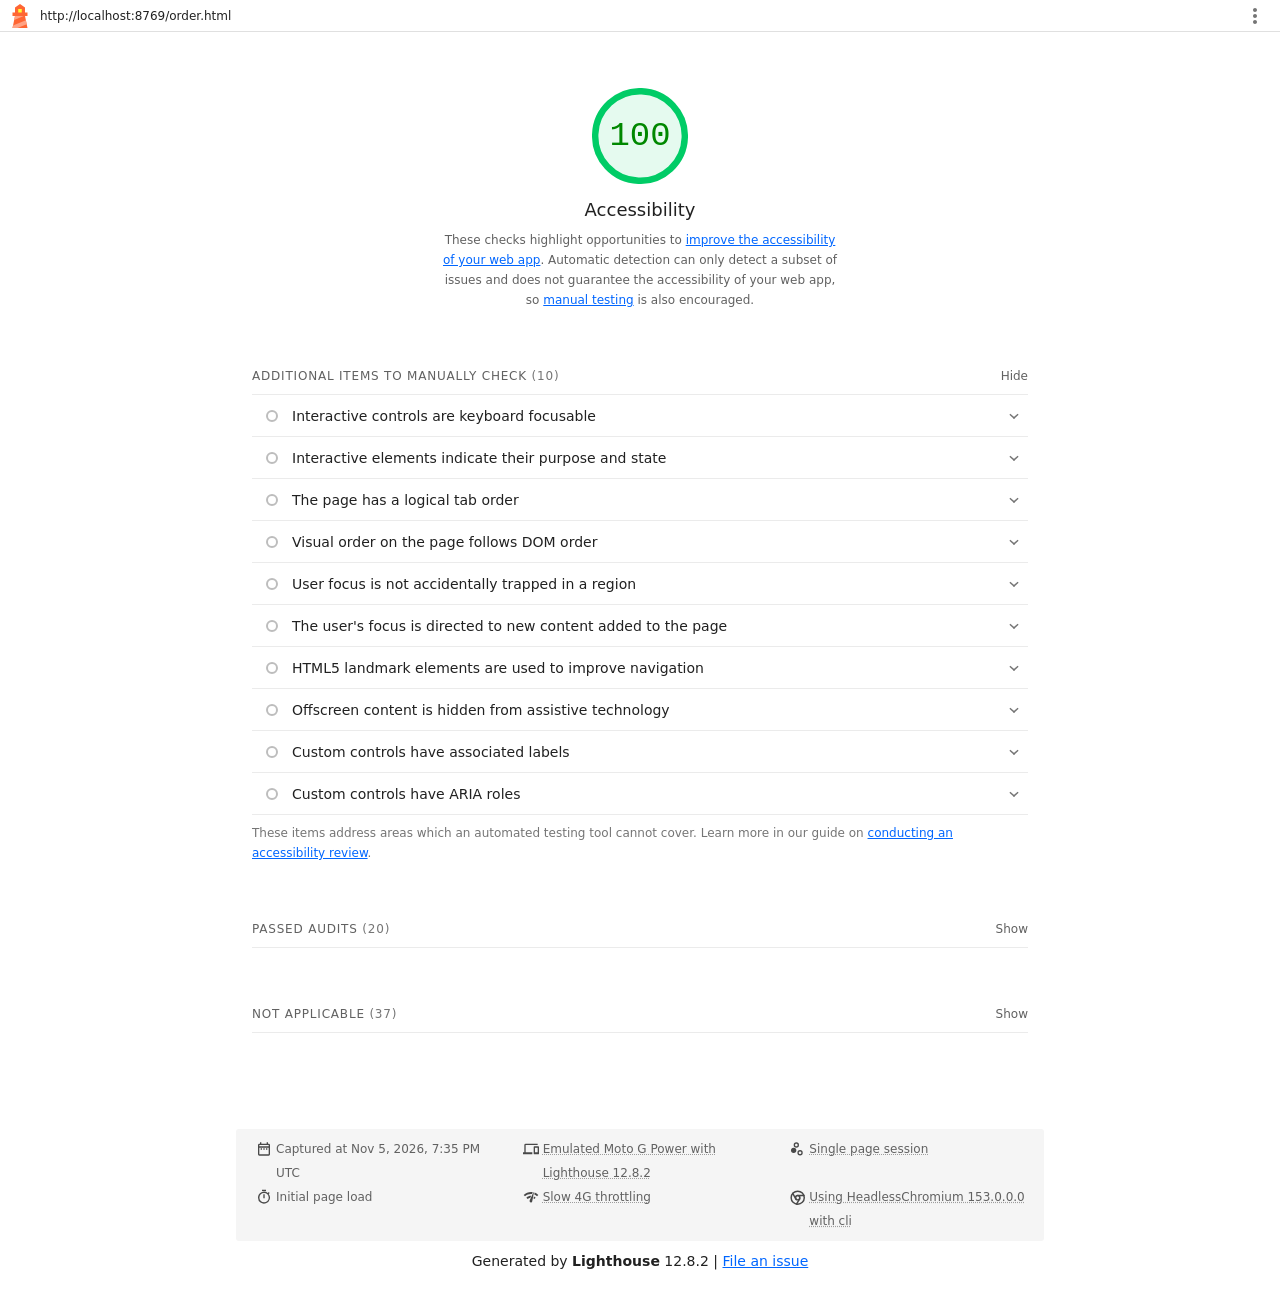
<file: lighthouse/accessibility-report-order.html>
<!--
@license
Copyright 2018 Google LLC
SPDX-License-Identifier: Apache-2.0
-->
<!doctype html>
<html lang="en">
<head>
  <meta charset="utf-8">
  <meta name="viewport" content="width=device-width, initial-scale=1, minimum-scale=1">
  <link rel="icon" href='data:image/svg+xml;utf8,<svg fill="none" xmlns="http://www.w3.org/2000/svg" viewBox="0 0 48 48"><path d="m14 7 10-7 10 7v10h5v7h-5l5 24H9l5-24H9v-7h5V7Z" fill="%23F63"/><path d="M31.561 24H14l-1.689 8.105L31.561 24ZM18.983 48H9l1.022-4.907L35.723 32.27l1.663 7.98L18.983 48Z" fill="%23FFA385"/><path fill="%23FF3" d="M20.5 10h7v7h-7z"/></svg>'>
  <title>Lighthouse Report</title>
  <style>body {margin: 0}</style>
</head>
<body>
  <noscript>Lighthouse report requires JavaScript. Please enable.</noscript>

  <div id="lh-log"></div>

  <script>window.__LIGHTHOUSE_JSON__ = {"lighthouseVersion":"12.8.2","requestedUrl":"http://localhost:8769/order.html","mainDocumentUrl":"http://localhost:8769/order.html","finalDisplayedUrl":"http://localhost:8769/order.html","finalUrl":"http://localhost:8769/order.html","fetchTime":"2026-11-05T19:35:55.548Z","gatherMode":"navigation","runWarnings":[],"userAgent":"Mozilla/5.0 (X11; Linux x86_64) AppleWebKit/537.36 (KHTML, like Gecko) HeadlessChrome/153.0.0.0 Safari/537.36","environment":{"networkUserAgent":"Mozilla/5.0 (Linux; Android 11; moto g power (2022)) AppleWebKit/537.36 (KHTML, like Gecko) Chrome/136.0.0.0 Mobile Safari/537.36","hostUserAgent":"Mozilla/5.0 (X11; Linux x86_64) AppleWebKit/537.36 (KHTML, like Gecko) HeadlessChrome/153.0.0.0 Safari/537.36","benchmarkIndex":3135,"credits":{"axe-core":"4.14.0"}},"audits":{"accesskeys":{"id":"accesskeys","title":"`[accesskey]` values are unique","description":"Access keys let users quickly focus a part of the page. For proper navigation, each access key must be unique. [Learn more about access keys](https://dequeuniversity.com/rules/axe/4.10/accesskeys).","score":null,"scoreDisplayMode":"notApplicable"},"aria-allowed-attr":{"id":"aria-allowed-attr","title":"`[aria-*]` attributes match their roles","description":"Each ARIA `role` supports a specific subset of `aria-*` attributes. Mismatching these invalidates the `aria-*` attributes. [Learn how to match ARIA attributes to their roles](https://dequeuniversity.com/rules/axe/4.10/aria-allowed-attr).","score":1,"scoreDisplayMode":"binary","details":{"type":"table","headings":[{"key":"node","valueType":"node","subItemsHeading":{"key":"relatedNode","valueType":"node"},"label":"Failing Elements"}],"items":[]}},"aria-allowed-role":{"id":"aria-allowed-role","title":"Uses ARIA roles only on compatible elements","description":"Many HTML elements can only be assigned certain ARIA roles. Using ARIA roles where they are not allowed can interfere with the accessibility of the web page. [Learn more about ARIA roles](https://dequeuniversity.com/rules/axe/4.10/aria-allowed-role).","score":null,"scoreDisplayMode":"notApplicable"},"aria-command-name":{"id":"aria-command-name","title":"`button`, `link`, and `menuitem` elements have accessible names","description":"When an element doesn't have an accessible name, screen readers announce it with a generic name, making it unusable for users who rely on screen readers. [Learn how to make command elements more accessible](https://dequeuniversity.com/rules/axe/4.10/aria-command-name).","score":null,"scoreDisplayMode":"notApplicable"},"aria-conditional-attr":{"id":"aria-conditional-attr","title":"ARIA attributes are used as specified for the element's role","description":"Some ARIA attributes are only allowed on an element under certain conditions. [Learn more about conditional ARIA attributes](https://dequeuniversity.com/rules/axe/4.10/aria-conditional-attr).","score":1,"scoreDisplayMode":"binary","details":{"type":"table","headings":[{"key":"node","valueType":"node","subItemsHeading":{"key":"relatedNode","valueType":"node"},"label":"Failing Elements"}],"items":[]}},"aria-deprecated-role":{"id":"aria-deprecated-role","title":"Deprecated ARIA roles were not used","description":"Deprecated ARIA roles may not be processed correctly by assistive technology. [Learn more about deprecated ARIA roles](https://dequeuniversity.com/rules/axe/4.10/aria-deprecated-role).","score":null,"scoreDisplayMode":"notApplicable"},"aria-dialog-name":{"id":"aria-dialog-name","title":"Elements with `role=\"dialog\"` or `role=\"alertdialog\"` have accessible names.","description":"ARIA dialog elements without accessible names may prevent screen readers users from discerning the purpose of these elements. [Learn how to make ARIA dialog elements more accessible](https://dequeuniversity.com/rules/axe/4.10/aria-dialog-name).","score":null,"scoreDisplayMode":"notApplicable"},"aria-hidden-body":{"id":"aria-hidden-body","title":"`[aria-hidden=\"true\"]` is not present on the document `\u003cbody>`","description":"Assistive technologies, like screen readers, work inconsistently when `aria-hidden=\"true\"` is set on the document `\u003cbody>`. [Learn how `aria-hidden` affects the document body](https://dequeuniversity.com/rules/axe/4.10/aria-hidden-body).","score":1,"scoreDisplayMode":"binary","details":{"type":"table","headings":[{"key":"node","valueType":"node","subItemsHeading":{"key":"relatedNode","valueType":"node"},"label":"Failing Elements"}],"items":[]}},"aria-hidden-focus":{"id":"aria-hidden-focus","title":"`[aria-hidden=\"true\"]` elements do not contain focusable descendents","description":"Focusable descendents within an `[aria-hidden=\"true\"]` element prevent those interactive elements from being available to users of assistive technologies like screen readers. [Learn how `aria-hidden` affects focusable elements](https://dequeuniversity.com/rules/axe/4.10/aria-hidden-focus).","score":null,"scoreDisplayMode":"notApplicable"},"aria-input-field-name":{"id":"aria-input-field-name","title":"ARIA input fields have accessible names","description":"When an input field doesn't have an accessible name, screen readers announce it with a generic name, making it unusable for users who rely on screen readers. [Learn more about input field labels](https://dequeuniversity.com/rules/axe/4.10/aria-input-field-name).","score":null,"scoreDisplayMode":"notApplicable"},"aria-meter-name":{"id":"aria-meter-name","title":"ARIA `meter` elements have accessible names","description":"When a meter element doesn't have an accessible name, screen readers announce it with a generic name, making it unusable for users who rely on screen readers. [Learn how to name `meter` elements](https://dequeuniversity.com/rules/axe/4.10/aria-meter-name).","score":null,"scoreDisplayMode":"notApplicable"},"aria-progressbar-name":{"id":"aria-progressbar-name","title":"ARIA `progressbar` elements have accessible names","description":"When a `progressbar` element doesn't have an accessible name, screen readers announce it with a generic name, making it unusable for users who rely on screen readers. [Learn how to label `progressbar` elements](https://dequeuniversity.com/rules/axe/4.10/aria-progressbar-name).","score":null,"scoreDisplayMode":"notApplicable"},"aria-prohibited-attr":{"id":"aria-prohibited-attr","title":"Elements use only permitted ARIA attributes","description":"Using ARIA attributes in roles where they are prohibited can mean that important information is not communicated to users of assistive technologies. [Learn more about prohibited ARIA roles](https://dequeuniversity.com/rules/axe/4.10/aria-prohibited-attr).","score":1,"scoreDisplayMode":"binary","details":{"type":"table","headings":[{"key":"node","valueType":"node","subItemsHeading":{"key":"relatedNode","valueType":"node"},"label":"Failing Elements"}],"items":[]}},"aria-required-attr":{"id":"aria-required-attr","title":"`[role]`s have all required `[aria-*]` attributes","description":"Some ARIA roles have required attributes that describe the state of the element to screen readers. [Learn more about roles and required attributes](https://dequeuniversity.com/rules/axe/4.10/aria-required-attr).","score":null,"scoreDisplayMode":"notApplicable"},"aria-required-children":{"id":"aria-required-children","title":"Elements with an ARIA `[role]` that require children to contain a specific `[role]` have all required children.","description":"Some ARIA parent roles must contain specific child roles to perform their intended accessibility functions. [Learn more about roles and required children elements](https://dequeuniversity.com/rules/axe/4.10/aria-required-children).","score":null,"scoreDisplayMode":"notApplicable"},"aria-required-parent":{"id":"aria-required-parent","title":"`[role]`s are contained by their required parent element","description":"Some ARIA child roles must be contained by specific parent roles to properly perform their intended accessibility functions. [Learn more about ARIA roles and required parent element](https://dequeuniversity.com/rules/axe/4.10/aria-required-parent).","score":null,"scoreDisplayMode":"notApplicable"},"aria-roles":{"id":"aria-roles","title":"`[role]` values are valid","description":"ARIA roles must have valid values in order to perform their intended accessibility functions. [Learn more about valid ARIA roles](https://dequeuniversity.com/rules/axe/4.10/aria-roles).","score":null,"scoreDisplayMode":"notApplicable"},"aria-text":{"id":"aria-text","title":"Elements with the `role=text` attribute do not have focusable descendents.","description":"Adding `role=text` around a text node split by markup enables VoiceOver to treat it as one phrase, but the element's focusable descendents will not be announced. [Learn more about the `role=text` attribute](https://dequeuniversity.com/rules/axe/4.10/aria-text).","score":null,"scoreDisplayMode":"notApplicable"},"aria-toggle-field-name":{"id":"aria-toggle-field-name","title":"ARIA toggle fields have accessible names","description":"When a toggle field doesn't have an accessible name, screen readers announce it with a generic name, making it unusable for users who rely on screen readers. [Learn more about toggle fields](https://dequeuniversity.com/rules/axe/4.10/aria-toggle-field-name).","score":null,"scoreDisplayMode":"notApplicable"},"aria-tooltip-name":{"id":"aria-tooltip-name","title":"ARIA `tooltip` elements have accessible names","description":"When a tooltip element doesn't have an accessible name, screen readers announce it with a generic name, making it unusable for users who rely on screen readers. [Learn how to name `tooltip` elements](https://dequeuniversity.com/rules/axe/4.10/aria-tooltip-name).","score":null,"scoreDisplayMode":"notApplicable"},"aria-treeitem-name":{"id":"aria-treeitem-name","title":"ARIA `treeitem` elements have accessible names","description":"When a `treeitem` element doesn't have an accessible name, screen readers announce it with a generic name, making it unusable for users who rely on screen readers. [Learn more about labeling `treeitem` elements](https://dequeuniversity.com/rules/axe/4.10/aria-treeitem-name).","score":null,"scoreDisplayMode":"notApplicable"},"aria-valid-attr-value":{"id":"aria-valid-attr-value","title":"`[aria-*]` attributes have valid values","description":"Assistive technologies, like screen readers, can't interpret ARIA attributes with invalid values. [Learn more about valid values for ARIA attributes](https://dequeuniversity.com/rules/axe/4.10/aria-valid-attr-value).","score":1,"scoreDisplayMode":"binary","details":{"type":"table","headings":[{"key":"node","valueType":"node","subItemsHeading":{"key":"relatedNode","valueType":"node"},"label":"Failing Elements"}],"items":[]}},"aria-valid-attr":{"id":"aria-valid-attr","title":"`[aria-*]` attributes are valid and not misspelled","description":"Assistive technologies, like screen readers, can't interpret ARIA attributes with invalid names. [Learn more about valid ARIA attributes](https://dequeuniversity.com/rules/axe/4.10/aria-valid-attr).","score":1,"scoreDisplayMode":"binary","details":{"type":"table","headings":[{"key":"node","valueType":"node","subItemsHeading":{"key":"relatedNode","valueType":"node"},"label":"Failing Elements"}],"items":[]}},"button-name":{"id":"button-name","title":"Buttons have an accessible name","description":"When a button doesn't have an accessible name, screen readers announce it as \"button\", making it unusable for users who rely on screen readers. [Learn how to make buttons more accessible](https://dequeuniversity.com/rules/axe/4.10/button-name).","score":1,"scoreDisplayMode":"binary","details":{"type":"table","headings":[{"key":"node","valueType":"node","subItemsHeading":{"key":"relatedNode","valueType":"node"},"label":"Failing Elements"}],"items":[]}},"bypass":{"id":"bypass","title":"The page contains a heading, skip link, or landmark region","description":"Adding ways to bypass repetitive content lets keyboard users navigate the page more efficiently. [Learn more about bypass blocks](https://dequeuniversity.com/rules/axe/4.10/bypass).","score":null,"scoreDisplayMode":"notApplicable"},"color-contrast":{"id":"color-contrast","title":"Background and foreground colors have a sufficient contrast ratio","description":"Low-contrast text is difficult or impossible for many users to read. [Learn how to provide sufficient color contrast](https://dequeuniversity.com/rules/axe/4.10/color-contrast).","score":1,"scoreDisplayMode":"binary","details":{"type":"table","headings":[{"key":"node","valueType":"node","subItemsHeading":{"key":"relatedNode","valueType":"node"},"label":"Failing Elements"}],"items":[]}},"definition-list":{"id":"definition-list","title":"`\u003cdl>`'s contain only properly-ordered `\u003cdt>` and `\u003cdd>` groups, `\u003cscript>`, `\u003ctemplate>` or `\u003cdiv>` elements.","description":"When definition lists are not properly marked up, screen readers may produce confusing or inaccurate output. [Learn how to structure definition lists correctly](https://dequeuniversity.com/rules/axe/4.10/definition-list).","score":null,"scoreDisplayMode":"notApplicable"},"dlitem":{"id":"dlitem","title":"Definition list items are wrapped in `\u003cdl>` elements","description":"Definition list items (`\u003cdt>` and `\u003cdd>`) must be wrapped in a parent `\u003cdl>` element to ensure that screen readers can properly announce them. [Learn how to structure definition lists correctly](https://dequeuniversity.com/rules/axe/4.10/dlitem).","score":null,"scoreDisplayMode":"notApplicable"},"document-title":{"id":"document-title","title":"Document has a `\u003ctitle>` element","description":"The title gives screen reader users an overview of the page, and search engine users rely on it heavily to determine if a page is relevant to their search. [Learn more about document titles](https://dequeuniversity.com/rules/axe/4.10/document-title).","score":1,"scoreDisplayMode":"binary","details":{"type":"table","headings":[{"key":"node","valueType":"node","subItemsHeading":{"key":"relatedNode","valueType":"node"},"label":"Failing Elements"}],"items":[]}},"duplicate-id-aria":{"id":"duplicate-id-aria","title":"ARIA IDs are unique","description":"The value of an ARIA ID must be unique to prevent other instances from being overlooked by assistive technologies. [Learn how to fix duplicate ARIA IDs](https://dequeuniversity.com/rules/axe/4.10/duplicate-id-aria).","score":null,"scoreDisplayMode":"notApplicable"},"empty-heading":{"id":"empty-heading","title":"All heading elements contain content.","description":"A heading with no content or inaccessible text prevent screen reader users from accessing information on the page's structure. [Learn more about headings](https://dequeuniversity.com/rules/axe/4.10/empty-heading).","score":null,"scoreDisplayMode":"notApplicable"},"form-field-multiple-labels":{"id":"form-field-multiple-labels","title":"No form fields have multiple labels","description":"Form fields with multiple labels can be confusingly announced by assistive technologies like screen readers which use either the first, the last, or all of the labels. [Learn how to use form labels](https://dequeuniversity.com/rules/axe/4.10/form-field-multiple-labels).","score":null,"scoreDisplayMode":"notApplicable"},"frame-title":{"id":"frame-title","title":"`\u003cframe>` or `\u003ciframe>` elements have a title","description":"Screen reader users rely on frame titles to describe the contents of frames. [Learn more about frame titles](https://dequeuniversity.com/rules/axe/4.10/frame-title).","score":null,"scoreDisplayMode":"notApplicable"},"heading-order":{"id":"heading-order","title":"Heading elements appear in a sequentially-descending order","description":"Properly ordered headings that do not skip levels convey the semantic structure of the page, making it easier to navigate and understand when using assistive technologies. [Learn more about heading order](https://dequeuniversity.com/rules/axe/4.10/heading-order).","score":1,"scoreDisplayMode":"binary","details":{"type":"table","headings":[{"key":"node","valueType":"node","subItemsHeading":{"key":"relatedNode","valueType":"node"},"label":"Failing Elements"}],"items":[]}},"html-has-lang":{"id":"html-has-lang","title":"`\u003chtml>` element has a `[lang]` attribute","description":"If a page doesn't specify a `lang` attribute, a screen reader assumes that the page is in the default language that the user chose when setting up the screen reader. If the page isn't actually in the default language, then the screen reader might not announce the page's text correctly. [Learn more about the `lang` attribute](https://dequeuniversity.com/rules/axe/4.10/html-has-lang).","score":1,"scoreDisplayMode":"binary","details":{"type":"table","headings":[{"key":"node","valueType":"node","subItemsHeading":{"key":"relatedNode","valueType":"node"},"label":"Failing Elements"}],"items":[]}},"html-lang-valid":{"id":"html-lang-valid","title":"`\u003chtml>` element has a valid value for its `[lang]` attribute","description":"Specifying a valid [BCP 47 language](https://www.w3.org/International/questions/qa-choosing-language-tags#question) helps screen readers announce text properly. [Learn how to use the `lang` attribute](https://dequeuniversity.com/rules/axe/4.10/html-lang-valid).","score":1,"scoreDisplayMode":"binary","details":{"type":"table","headings":[{"key":"node","valueType":"node","subItemsHeading":{"key":"relatedNode","valueType":"node"},"label":"Failing Elements"}],"items":[]}},"html-xml-lang-mismatch":{"id":"html-xml-lang-mismatch","title":"`\u003chtml>` element has an `[xml:lang]` attribute with the same base language as the `[lang]` attribute.","description":"If the webpage does not specify a consistent language, then the screen reader might not announce the page's text correctly. [Learn more about the `lang` attribute](https://dequeuniversity.com/rules/axe/4.10/html-xml-lang-mismatch).","score":null,"scoreDisplayMode":"notApplicable"},"identical-links-same-purpose":{"id":"identical-links-same-purpose","title":"Identical links have the same purpose.","description":"Links with the same destination should have the same description, to help users understand the link's purpose and decide whether to follow it. [Learn more about identical links](https://dequeuniversity.com/rules/axe/4.10/identical-links-same-purpose).","score":null,"scoreDisplayMode":"notApplicable"},"image-alt":{"id":"image-alt","title":"Image elements have `[alt]` attributes","description":"Informative elements should aim for short, descriptive alternate text. Decorative elements can be ignored with an empty alt attribute. [Learn more about the `alt` attribute](https://dequeuniversity.com/rules/axe/4.10/image-alt).","score":null,"scoreDisplayMode":"notApplicable"},"image-redundant-alt":{"id":"image-redundant-alt","title":"Image elements do not have `[alt]` attributes that are redundant text.","description":"Informative elements should aim for short, descriptive alternative text. Alternative text that is exactly the same as the text adjacent to the link or image is potentially confusing for screen reader users, because the text will be read twice. [Learn more about the `alt` attribute](https://dequeuniversity.com/rules/axe/4.10/image-redundant-alt).","score":null,"scoreDisplayMode":"notApplicable"},"input-button-name":{"id":"input-button-name","title":"Input buttons have discernible text.","description":"Adding discernable and accessible text to input buttons may help screen reader users understand the purpose of the input button. [Learn more about input buttons](https://dequeuniversity.com/rules/axe/4.10/input-button-name).","score":null,"scoreDisplayMode":"notApplicable"},"input-image-alt":{"id":"input-image-alt","title":"`\u003cinput type=\"image\">` elements have `[alt]` text","description":"When an image is being used as an `\u003cinput>` button, providing alternative text can help screen reader users understand the purpose of the button. [Learn about input image alt text](https://dequeuniversity.com/rules/axe/4.10/input-image-alt).","score":null,"scoreDisplayMode":"notApplicable"},"label-content-name-mismatch":{"id":"label-content-name-mismatch","title":"Elements with visible text labels have matching accessible names.","description":"Visible text labels that do not match the accessible name can result in a confusing experience for screen reader users. [Learn more about accessible names](https://dequeuniversity.com/rules/axe/4.10/label-content-name-mismatch).","score":null,"scoreDisplayMode":"notApplicable"},"label":{"id":"label","title":"Form elements have associated labels","description":"Labels ensure that form controls are announced properly by assistive technologies, like screen readers. [Learn more about form element labels](https://dequeuniversity.com/rules/axe/4.10/label).","score":1,"scoreDisplayMode":"binary","details":{"type":"table","headings":[{"key":"node","valueType":"node","subItemsHeading":{"key":"relatedNode","valueType":"node"},"label":"Failing Elements"}],"items":[]}},"landmark-one-main":{"id":"landmark-one-main","title":"Document has a main landmark.","description":"One main landmark helps screen reader users navigate a web page. [Learn more about landmarks](https://dequeuniversity.com/rules/axe/4.10/landmark-one-main).","score":null,"scoreDisplayMode":"notApplicable"},"link-name":{"id":"link-name","title":"Links have a discernible name","description":"Link text (and alternate text for images, when used as links) that is discernible, unique, and focusable improves the navigation experience for screen reader users. [Learn how to make links accessible](https://dequeuniversity.com/rules/axe/4.10/link-name).","score":1,"scoreDisplayMode":"binary","details":{"type":"table","headings":[{"key":"node","valueType":"node","subItemsHeading":{"key":"relatedNode","valueType":"node"},"label":"Failing Elements"}],"items":[]}},"link-in-text-block":{"id":"link-in-text-block","title":"Links are distinguishable without relying on color.","description":"Low-contrast text is difficult or impossible for many users to read. Link text that is discernible improves the experience for users with low vision. [Learn how to make links distinguishable](https://dequeuniversity.com/rules/axe/4.10/link-in-text-block).","score":null,"scoreDisplayMode":"notApplicable"},"list":{"id":"list","title":"Lists contain only `\u003cli>` elements and script supporting elements (`\u003cscript>` and `\u003ctemplate>`).","description":"Screen readers have a specific way of announcing lists. Ensuring proper list structure aids screen reader output. [Learn more about proper list structure](https://dequeuniversity.com/rules/axe/4.10/list).","score":1,"scoreDisplayMode":"binary","details":{"type":"table","headings":[{"key":"node","valueType":"node","subItemsHeading":{"key":"relatedNode","valueType":"node"},"label":"Failing Elements"}],"items":[]}},"listitem":{"id":"listitem","title":"List items (`\u003cli>`) are contained within `\u003cul>`, `\u003col>` or `\u003cmenu>` parent elements","description":"Screen readers require list items (`\u003cli>`) to be contained within a parent `\u003cul>`, `\u003col>` or `\u003cmenu>` to be announced properly. [Learn more about proper list structure](https://dequeuniversity.com/rules/axe/4.10/listitem).","score":1,"scoreDisplayMode":"binary","details":{"type":"table","headings":[{"key":"node","valueType":"node","subItemsHeading":{"key":"relatedNode","valueType":"node"},"label":"Failing Elements"}],"items":[]}},"meta-refresh":{"id":"meta-refresh","title":"The document does not use `\u003cmeta http-equiv=\"refresh\">`","description":"Users do not expect a page to refresh automatically, and doing so will move focus back to the top of the page. This may create a frustrating or confusing experience. [Learn more about the refresh meta tag](https://dequeuniversity.com/rules/axe/4.10/meta-refresh).","score":null,"scoreDisplayMode":"notApplicable"},"meta-viewport":{"id":"meta-viewport","title":"`[user-scalable=\"no\"]` is not used in the `\u003cmeta name=\"viewport\">` element and the `[maximum-scale]` attribute is not less than 5.","description":"Disabling zooming is problematic for users with low vision who rely on screen magnification to properly see the contents of a web page. [Learn more about the viewport meta tag](https://dequeuniversity.com/rules/axe/4.10/meta-viewport).","score":1,"scoreDisplayMode":"binary","details":{"type":"table","headings":[{"key":"node","valueType":"node","subItemsHeading":{"key":"relatedNode","valueType":"node"},"label":"Failing Elements"}],"items":[]}},"object-alt":{"id":"object-alt","title":"`\u003cobject>` elements have alternate text","description":"Screen readers cannot translate non-text content. Adding alternate text to `\u003cobject>` elements helps screen readers convey meaning to users. [Learn more about alt text for `object` elements](https://dequeuniversity.com/rules/axe/4.10/object-alt).","score":null,"scoreDisplayMode":"notApplicable"},"select-name":{"id":"select-name","title":"Select elements have associated label elements.","description":"Form elements without effective labels can create frustrating experiences for screen reader users. [Learn more about the `select` element](https://dequeuniversity.com/rules/axe/4.10/select-name).","score":1,"scoreDisplayMode":"binary","details":{"type":"table","headings":[{"key":"node","valueType":"node","subItemsHeading":{"key":"relatedNode","valueType":"node"},"label":"Failing Elements"}],"items":[]}},"skip-link":{"id":"skip-link","title":"Skip links are focusable.","description":"Including a skip link can help users skip to the main content to save time. [Learn more about skip links](https://dequeuniversity.com/rules/axe/4.10/skip-link).","score":1,"scoreDisplayMode":"binary","details":{"type":"table","headings":[{"key":"node","valueType":"node","subItemsHeading":{"key":"relatedNode","valueType":"node"},"label":"Failing Elements"}],"items":[]}},"tabindex":{"id":"tabindex","title":"No element has a `[tabindex]` value greater than 0","description":"A value greater than 0 implies an explicit navigation ordering. Although technically valid, this often creates frustrating experiences for users who rely on assistive technologies. [Learn more about the `tabindex` attribute](https://dequeuniversity.com/rules/axe/4.10/tabindex).","score":null,"scoreDisplayMode":"notApplicable"},"table-duplicate-name":{"id":"table-duplicate-name","title":"Tables have different content in the summary attribute and `\u003ccaption>`.","description":"The summary attribute should describe the table structure, while `\u003ccaption>` should have the onscreen title. Accurate table mark-up helps users of screen readers. [Learn more about summary and caption](https://dequeuniversity.com/rules/axe/4.10/table-duplicate-name).","score":null,"scoreDisplayMode":"notApplicable"},"table-fake-caption":{"id":"table-fake-caption","title":"Tables use `\u003ccaption>` instead of cells with the `[colspan]` attribute to indicate a caption.","description":"Screen readers have features to make navigating tables easier. Ensuring that tables use the actual caption element instead of cells with the `[colspan]` attribute may improve the experience for screen reader users. [Learn more about captions](https://dequeuniversity.com/rules/axe/4.10/table-fake-caption).","score":null,"scoreDisplayMode":"notApplicable"},"target-size":{"id":"target-size","title":"Touch targets have sufficient size and spacing.","description":"Touch targets with sufficient size and spacing help users who may have difficulty targeting small controls to activate the targets. [Learn more about touch targets](https://dequeuniversity.com/rules/axe/4.10/target-size).","score":1,"scoreDisplayMode":"binary","details":{"type":"table","headings":[{"key":"node","valueType":"node","subItemsHeading":{"key":"relatedNode","valueType":"node"},"label":"Failing Elements"}],"items":[]}},"td-has-header":{"id":"td-has-header","title":"`\u003ctd>` elements in a large `\u003ctable>` have one or more table headers.","description":"Screen readers have features to make navigating tables easier. Ensuring that `\u003ctd>` elements in a large table (3 or more cells in width and height) have an associated table header may improve the experience for screen reader users. [Learn more about table headers](https://dequeuniversity.com/rules/axe/4.10/td-has-header).","score":null,"scoreDisplayMode":"notApplicable"},"td-headers-attr":{"id":"td-headers-attr","title":"Cells in a `\u003ctable>` element that use the `[headers]` attribute refer to table cells within the same table.","description":"Screen readers have features to make navigating tables easier. Ensuring `\u003ctd>` cells using the `[headers]` attribute only refer to other cells in the same table may improve the experience for screen reader users. [Learn more about the `headers` attribute](https://dequeuniversity.com/rules/axe/4.10/td-headers-attr).","score":null,"scoreDisplayMode":"notApplicable"},"th-has-data-cells":{"id":"th-has-data-cells","title":"`\u003cth>` elements and elements with `[role=\"columnheader\"/\"rowheader\"]` have data cells they describe.","description":"Screen readers have features to make navigating tables easier. Ensuring table headers always refer to some set of cells may improve the experience for screen reader users. [Learn more about table headers](https://dequeuniversity.com/rules/axe/4.10/th-has-data-cells).","score":null,"scoreDisplayMode":"notApplicable"},"valid-lang":{"id":"valid-lang","title":"`[lang]` attributes have a valid value","description":"Specifying a valid [BCP 47 language](https://www.w3.org/International/questions/qa-choosing-language-tags#question) on elements helps ensure that text is pronounced correctly by a screen reader. [Learn how to use the `lang` attribute](https://dequeuniversity.com/rules/axe/4.10/valid-lang).","score":null,"scoreDisplayMode":"notApplicable"},"video-caption":{"id":"video-caption","title":"`\u003cvideo>` elements contain a `\u003ctrack>` element with `[kind=\"captions\"]`","description":"When a video provides a caption it is easier for deaf and hearing impaired users to access its information. [Learn more about video captions](https://dequeuniversity.com/rules/axe/4.10/video-caption).","score":null,"scoreDisplayMode":"notApplicable"},"custom-controls-labels":{"id":"custom-controls-labels","title":"Custom controls have associated labels","description":"Custom interactive controls have associated labels, provided by aria-label or aria-labelledby. [Learn more about custom controls and labels](https://developer.chrome.com/docs/lighthouse/accessibility/custom-controls-labels/).","score":null,"scoreDisplayMode":"manual"},"custom-controls-roles":{"id":"custom-controls-roles","title":"Custom controls have ARIA roles","description":"Custom interactive controls have appropriate ARIA roles. [Learn how to add roles to custom controls](https://developer.chrome.com/docs/lighthouse/accessibility/custom-control-roles/).","score":null,"scoreDisplayMode":"manual"},"focus-traps":{"id":"focus-traps","title":"User focus is not accidentally trapped in a region","description":"A user can tab into and out of any control or region without accidentally trapping their focus. [Learn how to avoid focus traps](https://developer.chrome.com/docs/lighthouse/accessibility/focus-traps/).","score":null,"scoreDisplayMode":"manual"},"focusable-controls":{"id":"focusable-controls","title":"Interactive controls are keyboard focusable","description":"Custom interactive controls are keyboard focusable and display a focus indicator. [Learn how to make custom controls focusable](https://developer.chrome.com/docs/lighthouse/accessibility/focusable-controls/).","score":null,"scoreDisplayMode":"manual"},"interactive-element-affordance":{"id":"interactive-element-affordance","title":"Interactive elements indicate their purpose and state","description":"Interactive elements, such as links and buttons, should indicate their state and be distinguishable from non-interactive elements. [Learn how to decorate interactive elements with affordance hints](https://developer.chrome.com/docs/lighthouse/accessibility/interactive-element-affordance/).","score":null,"scoreDisplayMode":"manual"},"logical-tab-order":{"id":"logical-tab-order","title":"The page has a logical tab order","description":"Tabbing through the page follows the visual layout. Users cannot focus elements that are offscreen. [Learn more about logical tab ordering](https://developer.chrome.com/docs/lighthouse/accessibility/logical-tab-order/).","score":null,"scoreDisplayMode":"manual"},"managed-focus":{"id":"managed-focus","title":"The user's focus is directed to new content added to the page","description":"If new content, such as a dialog, is added to the page, the user's focus is directed to it. [Learn how to direct focus to new content](https://developer.chrome.com/docs/lighthouse/accessibility/managed-focus/).","score":null,"scoreDisplayMode":"manual"},"offscreen-content-hidden":{"id":"offscreen-content-hidden","title":"Offscreen content is hidden from assistive technology","description":"Offscreen content is hidden with display: none or aria-hidden=true. [Learn how to properly hide offscreen content](https://developer.chrome.com/docs/lighthouse/accessibility/offscreen-content-hidden/).","score":null,"scoreDisplayMode":"manual"},"use-landmarks":{"id":"use-landmarks","title":"HTML5 landmark elements are used to improve navigation","description":"Landmark elements (`\u003cmain>`, `\u003cnav>`, etc.) are used to improve the keyboard navigation of the page for assistive technology. [Learn more about landmark elements](https://developer.chrome.com/docs/lighthouse/accessibility/use-landmarks/).","score":null,"scoreDisplayMode":"manual"},"visual-order-follows-dom":{"id":"visual-order-follows-dom","title":"Visual order on the page follows DOM order","description":"DOM order matches the visual order, improving navigation for assistive technology. [Learn more about DOM and visual ordering](https://developer.chrome.com/docs/lighthouse/accessibility/visual-order-follows-dom/).","score":null,"scoreDisplayMode":"manual"}},"configSettings":{"output":["json","html"],"maxWaitForFcp":30000,"maxWaitForLoad":45000,"pauseAfterFcpMs":1000,"pauseAfterLoadMs":1000,"networkQuietThresholdMs":1000,"cpuQuietThresholdMs":1000,"formFactor":"mobile","throttling":{"rttMs":150,"throughputKbps":1638.4,"requestLatencyMs":562.5,"downloadThroughputKbps":1474.5600000000002,"uploadThroughputKbps":675,"cpuSlowdownMultiplier":4},"throttlingMethod":"simulate","screenEmulation":{"mobile":true,"width":412,"height":823,"deviceScaleFactor":1.75,"disabled":false},"emulatedUserAgent":"Mozilla/5.0 (Linux; Android 11; moto g power (2022)) AppleWebKit/537.36 (KHTML, like Gecko) Chrome/136.0.0.0 Mobile Safari/537.36","auditMode":false,"gatherMode":false,"clearStorageTypes":["file_systems","shader_cache","service_workers","cache_storage"],"disableStorageReset":false,"debugNavigation":false,"channel":"cli","usePassiveGathering":false,"disableFullPageScreenshot":false,"skipAboutBlank":false,"blankPage":"about:blank","ignoreStatusCode":false,"locale":"en-US","blockedUrlPatterns":null,"additionalTraceCategories":null,"extraHeaders":null,"precomputedLanternData":null,"onlyAudits":null,"onlyCategories":["accessibility"],"skipAudits":null},"categories":{"accessibility":{"title":"Accessibility","description":"These checks highlight opportunities to [improve the accessibility of your web app](https://developer.chrome.com/docs/lighthouse/accessibility/). Automatic detection can only detect a subset of issues and does not guarantee the accessibility of your web app, so [manual testing](https://web.dev/articles/how-to-review) is also encouraged.","manualDescription":"These items address areas which an automated testing tool cannot cover. Learn more in our guide on [conducting an accessibility review](https://web.dev/articles/how-to-review).","supportedModes":["navigation","snapshot"],"auditRefs":[{"id":"accesskeys","weight":0,"group":"a11y-navigation"},{"id":"aria-allowed-attr","weight":10,"group":"a11y-aria"},{"id":"aria-allowed-role","weight":0,"group":"a11y-aria"},{"id":"aria-command-name","weight":0,"group":"a11y-aria"},{"id":"aria-conditional-attr","weight":7,"group":"a11y-aria"},{"id":"aria-deprecated-role","weight":0,"group":"a11y-aria"},{"id":"aria-dialog-name","weight":0,"group":"a11y-aria"},{"id":"aria-hidden-body","weight":10,"group":"a11y-aria"},{"id":"aria-hidden-focus","weight":0,"group":"a11y-aria"},{"id":"aria-input-field-name","weight":0,"group":"a11y-aria"},{"id":"aria-meter-name","weight":0,"group":"a11y-aria"},{"id":"aria-progressbar-name","weight":0,"group":"a11y-aria"},{"id":"aria-prohibited-attr","weight":7,"group":"a11y-aria"},{"id":"aria-required-attr","weight":0,"group":"a11y-aria"},{"id":"aria-required-children","weight":0,"group":"a11y-aria"},{"id":"aria-required-parent","weight":0,"group":"a11y-aria"},{"id":"aria-roles","weight":0,"group":"a11y-aria"},{"id":"aria-text","weight":0,"group":"a11y-aria"},{"id":"aria-toggle-field-name","weight":0,"group":"a11y-aria"},{"id":"aria-tooltip-name","weight":0,"group":"a11y-aria"},{"id":"aria-treeitem-name","weight":0,"group":"a11y-aria"},{"id":"aria-valid-attr-value","weight":10,"group":"a11y-aria"},{"id":"aria-valid-attr","weight":10,"group":"a11y-aria"},{"id":"button-name","weight":10,"group":"a11y-names-labels"},{"id":"bypass","weight":0,"group":"a11y-navigation"},{"id":"color-contrast","weight":7,"group":"a11y-color-contrast"},{"id":"definition-list","weight":0,"group":"a11y-tables-lists"},{"id":"dlitem","weight":0,"group":"a11y-tables-lists"},{"id":"document-title","weight":7,"group":"a11y-names-labels"},{"id":"duplicate-id-aria","weight":0,"group":"a11y-aria"},{"id":"form-field-multiple-labels","weight":0,"group":"a11y-names-labels"},{"id":"frame-title","weight":0,"group":"a11y-names-labels"},{"id":"heading-order","weight":3,"group":"a11y-navigation"},{"id":"html-has-lang","weight":7,"group":"a11y-language"},{"id":"html-lang-valid","weight":7,"group":"a11y-language"},{"id":"html-xml-lang-mismatch","weight":0,"group":"a11y-language"},{"id":"image-alt","weight":0,"group":"a11y-names-labels"},{"id":"image-redundant-alt","weight":0,"group":"a11y-names-labels"},{"id":"input-button-name","weight":0,"group":"a11y-names-labels"},{"id":"input-image-alt","weight":0,"group":"a11y-names-labels"},{"id":"label","weight":7,"group":"a11y-names-labels"},{"id":"link-in-text-block","weight":0,"group":"a11y-color-contrast"},{"id":"link-name","weight":7,"group":"a11y-names-labels"},{"id":"list","weight":7,"group":"a11y-tables-lists"},{"id":"listitem","weight":7,"group":"a11y-tables-lists"},{"id":"meta-refresh","weight":0,"group":"a11y-best-practices"},{"id":"meta-viewport","weight":10,"group":"a11y-best-practices"},{"id":"object-alt","weight":0,"group":"a11y-names-labels"},{"id":"select-name","weight":7,"group":"a11y-names-labels"},{"id":"skip-link","weight":3,"group":"a11y-names-labels"},{"id":"tabindex","weight":0,"group":"a11y-navigation"},{"id":"table-duplicate-name","weight":0,"group":"a11y-tables-lists"},{"id":"target-size","weight":7,"group":"a11y-best-practices"},{"id":"td-headers-attr","weight":0,"group":"a11y-tables-lists"},{"id":"th-has-data-cells","weight":0,"group":"a11y-tables-lists"},{"id":"valid-lang","weight":0,"group":"a11y-language"},{"id":"video-caption","weight":0,"group":"a11y-audio-video"},{"id":"focusable-controls","weight":0},{"id":"interactive-element-affordance","weight":0},{"id":"logical-tab-order","weight":0},{"id":"visual-order-follows-dom","weight":0},{"id":"focus-traps","weight":0},{"id":"managed-focus","weight":0},{"id":"use-landmarks","weight":0},{"id":"offscreen-content-hidden","weight":0},{"id":"custom-controls-labels","weight":0},{"id":"custom-controls-roles","weight":0},{"id":"empty-heading","weight":0,"group":"hidden"},{"id":"identical-links-same-purpose","weight":0,"group":"hidden"},{"id":"landmark-one-main","weight":0,"group":"hidden"},{"id":"label-content-name-mismatch","weight":0,"group":"hidden"},{"id":"table-fake-caption","weight":0,"group":"hidden"},{"id":"td-has-header","weight":0,"group":"hidden"}],"id":"accessibility","score":1}},"categoryGroups":{"metrics":{"title":"Metrics"},"insights":{"title":"Insights","description":"These insights are also available in the Chrome DevTools Performance Panel - [record a trace](https://developer.chrome.com/docs/devtools/performance/reference) to view more detailed information."},"diagnostics":{"title":"Diagnostics","description":"More information about the performance of your application. These numbers don't [directly affect](https://developer.chrome.com/docs/lighthouse/performance/performance-scoring/) the Performance score."},"a11y-best-practices":{"title":"Best practices","description":"These items highlight common accessibility best practices."},"a11y-color-contrast":{"title":"Contrast","description":"These are opportunities to improve the legibility of your content."},"a11y-names-labels":{"title":"Names and labels","description":"These are opportunities to improve the semantics of the controls in your application. This may enhance the experience for users of assistive technology, like a screen reader."},"a11y-navigation":{"title":"Navigation","description":"These are opportunities to improve keyboard navigation in your application."},"a11y-aria":{"title":"ARIA","description":"These are opportunities to improve the usage of ARIA in your application which may enhance the experience for users of assistive technology, like a screen reader."},"a11y-language":{"title":"Internationalization and localization","description":"These are opportunities to improve the interpretation of your content by users in different locales."},"a11y-audio-video":{"title":"Audio and video","description":"These are opportunities to provide alternative content for audio and video. This may improve the experience for users with hearing or vision impairments."},"a11y-tables-lists":{"title":"Tables and lists","description":"These are opportunities to improve the experience of reading tabular or list data using assistive technology, like a screen reader."},"seo-mobile":{"title":"Mobile Friendly","description":"Make sure your pages are mobile friendly so users don’t have to pinch or zoom in order to read the content pages. [Learn how to make pages mobile-friendly](https://developers.google.com/search/mobile-sites/)."},"seo-content":{"title":"Content Best Practices","description":"Format your HTML in a way that enables crawlers to better understand your app’s content."},"seo-crawl":{"title":"Crawling and Indexing","description":"To appear in search results, crawlers need access to your app."},"best-practices-trust-safety":{"title":"Trust and Safety"},"best-practices-ux":{"title":"User Experience"},"best-practices-browser-compat":{"title":"Browser Compatibility"},"best-practices-general":{"title":"General"},"hidden":{"title":""}},"stackPacks":[],"entities":[{"name":"localhost","origins":["http://localhost:8769"],"isFirstParty":true,"isUnrecognized":true}],"fullPageScreenshot":{"screenshot":{"data":"[data-uri]","width":412,"height":1481},"nodes":{}},"timing":{"entries":[{"startTime":1085.05,"name":"lh:config","duration":475.71,"entryType":"measure"},{"startTime":1086.53,"name":"lh:config:resolveArtifactsToDefns","duration":36.59,"entryType":"measure"},{"startTime":1560.92,"name":"lh:runner:gather","duration":4854.96,"entryType":"measure"},{"startTime":1640.47,"name":"lh:driver:connect","duration":5.86,"entryType":"measure"},{"startTime":1646.51,"name":"lh:driver:navigate","duration":7.36,"entryType":"measure"},{"startTime":1654.12,"name":"lh:gather:getBenchmarkIndex","duration":1008.42,"entryType":"measure"},{"startTime":2662.74,"name":"lh:gather:getVersion","duration":1.16,"entryType":"measure"},{"startTime":2664.01,"name":"lh:gather:getDevicePixelRatio","duration":2.88,"entryType":"measure"},{"startTime":2667.33,"name":"lh:prepare:navigationMode","duration":31.02,"entryType":"measure"},{"startTime":2684.58,"name":"lh:storage:clearDataForOrigin","duration":4.55,"entryType":"measure"},{"startTime":2689.28,"name":"lh:storage:clearBrowserCaches","duration":6.42,"entryType":"measure"},{"startTime":2696.88,"name":"lh:gather:prepareThrottlingAndNetwork","duration":1.46,"entryType":"measure"},{"startTime":2704.49,"name":"lh:driver:navigate","duration":2393.5,"entryType":"measure"},{"startTime":5101.64,"name":"lh:computed:NetworkRecords","duration":0.45,"entryType":"measure"},{"startTime":5102.44,"name":"lh:gather:getArtifact:DevtoolsLog","duration":0.02,"entryType":"measure"},{"startTime":5102.47,"name":"lh:gather:getArtifact:Accessibility","duration":184.15,"entryType":"measure"},{"startTime":5286.83,"name":"lh:gather:getArtifact:NetworkUserAgent","duration":0.07,"entryType":"measure"},{"startTime":5286.9,"name":"lh:gather:getArtifact:Stacks","duration":14.89,"entryType":"measure"},{"startTime":5286.96,"name":"lh:gather:collectStacks","duration":14.8,"entryType":"measure"},{"startTime":5301.81,"name":"lh:gather:getArtifact:FullPageScreenshot","duration":1090.78,"entryType":"measure"},{"startTime":6416.09,"name":"lh:runner:audit","duration":133.03,"entryType":"measure"},{"startTime":6416.17,"name":"lh:runner:auditing","duration":132.64,"entryType":"measure"},{"startTime":6418.67,"name":"lh:audit:accesskeys","duration":0.72,"entryType":"measure"},{"startTime":6419.54,"name":"lh:audit:aria-allowed-attr","duration":3.5,"entryType":"measure"},{"startTime":6423.18,"name":"lh:audit:aria-allowed-role","duration":0.49,"entryType":"measure"},{"startTime":6423.84,"name":"lh:audit:aria-command-name","duration":0.52,"entryType":"measure"},{"startTime":6424.48,"name":"lh:audit:aria-conditional-attr","duration":1.8,"entryType":"measure"},{"startTime":6426.43,"name":"lh:audit:aria-deprecated-role","duration":0.45,"entryType":"measure"},{"startTime":6427.1,"name":"lh:audit:aria-dialog-name","duration":0.56,"entryType":"measure"},{"startTime":6427.82,"name":"lh:audit:aria-hidden-body","duration":1.74,"entryType":"measure"},{"startTime":6429.72,"name":"lh:audit:aria-hidden-focus","duration":6.43,"entryType":"measure"},{"startTime":6436.37,"name":"lh:audit:aria-input-field-name","duration":0.66,"entryType":"measure"},{"startTime":6437.17,"name":"lh:audit:aria-meter-name","duration":0.71,"entryType":"measure"},{"startTime":6438.02,"name":"lh:audit:aria-progressbar-name","duration":0.69,"entryType":"measure"},{"startTime":6438.82,"name":"lh:audit:aria-prohibited-attr","duration":1.65,"entryType":"measure"},{"startTime":6440.6,"name":"lh:audit:aria-required-attr","duration":0.68,"entryType":"measure"},{"startTime":6441.45,"name":"lh:audit:aria-required-children","duration":0.88,"entryType":"measure"},{"startTime":6442.46,"name":"lh:audit:aria-required-parent","duration":0.8,"entryType":"measure"},{"startTime":6443.38,"name":"lh:audit:aria-roles","duration":0.8,"entryType":"measure"},{"startTime":6444.34,"name":"lh:audit:aria-text","duration":0.82,"entryType":"measure"},{"startTime":6445.47,"name":"lh:audit:aria-toggle-field-name","duration":0.96,"entryType":"measure"},{"startTime":6446.57,"name":"lh:audit:aria-tooltip-name","duration":0.98,"entryType":"measure"},{"startTime":6447.68,"name":"lh:audit:aria-treeitem-name","duration":0.96,"entryType":"measure"},{"startTime":6448.74,"name":"lh:audit:aria-valid-attr-value","duration":1.68,"entryType":"measure"},{"startTime":6450.56,"name":"lh:audit:aria-valid-attr","duration":2.95,"entryType":"measure"},{"startTime":6453.65,"name":"lh:audit:button-name","duration":1.73,"entryType":"measure"},{"startTime":6455.56,"name":"lh:audit:bypass","duration":6.14,"entryType":"measure"},{"startTime":6461.83,"name":"lh:audit:color-contrast","duration":1.77,"entryType":"measure"},{"startTime":6463.74,"name":"lh:audit:definition-list","duration":1.2,"entryType":"measure"},{"startTime":6465.1,"name":"lh:audit:dlitem","duration":1.03,"entryType":"measure"},{"startTime":6466.29,"name":"lh:audit:document-title","duration":2.5,"entryType":"measure"},{"startTime":6468.92,"name":"lh:audit:duplicate-id-aria","duration":1.75,"entryType":"measure"},{"startTime":6470.81,"name":"lh:audit:empty-heading","duration":1.6,"entryType":"measure"},{"startTime":6472.53,"name":"lh:audit:form-field-multiple-labels","duration":1.63,"entryType":"measure"},{"startTime":6474.32,"name":"lh:audit:frame-title","duration":0.96,"entryType":"measure"},{"startTime":6475.39,"name":"lh:audit:heading-order","duration":7.58,"entryType":"measure"},{"startTime":6483.11,"name":"lh:audit:html-has-lang","duration":2.64,"entryType":"measure"},{"startTime":6485.89,"name":"lh:audit:html-lang-valid","duration":1.63,"entryType":"measure"},{"startTime":6487.65,"name":"lh:audit:html-xml-lang-mismatch","duration":1.03,"entryType":"measure"},{"startTime":6488.79,"name":"lh:audit:identical-links-same-purpose","duration":1.59,"entryType":"measure"},{"startTime":6490.5,"name":"lh:audit:image-alt","duration":0.97,"entryType":"measure"},{"startTime":6491.58,"name":"lh:audit:image-redundant-alt","duration":1.06,"entryType":"measure"},{"startTime":6492.76,"name":"lh:audit:input-button-name","duration":1.1,"entryType":"measure"},{"startTime":6493.97,"name":"lh:audit:input-image-alt","duration":1.07,"entryType":"measure"},{"startTime":6495.15,"name":"lh:audit:label-content-name-mismatch","duration":7.75,"entryType":"measure"},{"startTime":6503.03,"name":"lh:audit:label","duration":1.5,"entryType":"measure"},{"startTime":6504.65,"name":"lh:audit:landmark-one-main","duration":1.42,"entryType":"measure"},{"startTime":6506.18,"name":"lh:audit:link-name","duration":1.53,"entryType":"measure"},{"startTime":6507.82,"name":"lh:audit:link-in-text-block","duration":1.25,"entryType":"measure"},{"startTime":6509.19,"name":"lh:audit:list","duration":1.76,"entryType":"measure"},{"startTime":6511.07,"name":"lh:audit:listitem","duration":1.52,"entryType":"measure"},{"startTime":6512.71,"name":"lh:audit:meta-refresh","duration":1.25,"entryType":"measure"},{"startTime":6514.07,"name":"lh:audit:meta-viewport","duration":8.07,"entryType":"measure"},{"startTime":6522.31,"name":"lh:audit:object-alt","duration":1.2,"entryType":"measure"},{"startTime":6523.61,"name":"lh:audit:select-name","duration":1.42,"entryType":"measure"},{"startTime":6525.14,"name":"lh:audit:skip-link","duration":1.57,"entryType":"measure"},{"startTime":6526.84,"name":"lh:audit:tabindex","duration":1.21,"entryType":"measure"},{"startTime":6528.16,"name":"lh:audit:table-duplicate-name","duration":1.39,"entryType":"measure"},{"startTime":6529.68,"name":"lh:audit:table-fake-caption","duration":1.37,"entryType":"measure"},{"startTime":6531.16,"name":"lh:audit:target-size","duration":1.51,"entryType":"measure"},{"startTime":6532.79,"name":"lh:audit:td-has-header","duration":8.78,"entryType":"measure"},{"startTime":6541.71,"name":"lh:audit:td-headers-attr","duration":1.52,"entryType":"measure"},{"startTime":6543.38,"name":"lh:audit:th-has-data-cells","duration":1.45,"entryType":"measure"},{"startTime":6544.95,"name":"lh:audit:valid-lang","duration":1.53,"entryType":"measure"},{"startTime":6546.61,"name":"lh:audit:video-caption","duration":1.43,"entryType":"measure"},{"startTime":6548.06,"name":"lh:audit:custom-controls-labels","duration":0.14,"entryType":"measure"},{"startTime":6548.21,"name":"lh:audit:custom-controls-roles","duration":0.01,"entryType":"measure"},{"startTime":6548.23,"name":"lh:audit:focus-traps","duration":0.04,"entryType":"measure"},{"startTime":6548.27,"name":"lh:audit:focusable-controls","duration":0.44,"entryType":"measure"},{"startTime":6548.73,"name":"lh:audit:interactive-element-affordance","duration":0.02,"entryType":"measure"},{"startTime":6548.75,"name":"lh:audit:logical-tab-order","duration":0.01,"entryType":"measure"},{"startTime":6548.76,"name":"lh:audit:managed-focus","duration":0.01,"entryType":"measure"},{"startTime":6548.77,"name":"lh:audit:offscreen-content-hidden","duration":0.01,"entryType":"measure"},{"startTime":6548.78,"name":"lh:audit:use-landmarks","duration":0.01,"entryType":"measure"},{"startTime":6548.79,"name":"lh:audit:visual-order-follows-dom","duration":0.01,"entryType":"measure"},{"startTime":6548.81,"name":"lh:runner:generate","duration":0.31,"entryType":"measure"},{"startTime":6549.56,"name":"lh:computed:EntityClassification","duration":1.9,"entryType":"measure"}],"total":4987.99},"i18n":{"rendererFormattedStrings":{"calculatorLink":"See calculator.","collapseView":"Collapse view","crcInitialNavigation":"Initial Navigation","crcLongestDurationLabel":"Maximum critical path latency:","dropdownCopyJSON":"Copy JSON","dropdownDarkTheme":"Toggle Dark Theme","dropdownPrintExpanded":"Print Expanded","dropdownPrintSummary":"Print Summary","dropdownSaveGist":"Save as Gist","dropdownSaveHTML":"Save as HTML","dropdownSaveJSON":"Save as JSON","dropdownViewUnthrottledTrace":"View Unthrottled Trace","dropdownViewer":"Open in Viewer","errorLabel":"Error!","errorMissingAuditInfo":"Report error: no audit information","expandView":"Expand view","firstPartyChipLabel":"1st party","footerIssue":"File an issue","goBackToAudits":"Go back to audits","hide":"Hide","insightsNotice":"Later this year, insights will replace performance audits. [Learn more and provide feedback here](https://github.com/GoogleChrome/lighthouse/discussions/16462).","labDataTitle":"Lab Data","lsPerformanceCategoryDescription":"[Lighthouse](https://developers.google.com/web/tools/lighthouse/) analysis of the current page on an emulated mobile network. Values are estimated and may vary.","manualAuditsGroupTitle":"Additional items to manually check","notApplicableAuditsGroupTitle":"Not applicable","openInANewTabTooltip":"Open in a new tab","opportunityResourceColumnLabel":"Opportunity","opportunitySavingsColumnLabel":"Estimated Savings","passedAuditsGroupTitle":"Passed audits","runtimeAnalysisWindow":"Initial page load","runtimeAnalysisWindowSnapshot":"Point-in-time snapshot","runtimeAnalysisWindowTimespan":"User interactions timespan","runtimeCustom":"Custom throttling","runtimeDesktopEmulation":"Emulated Desktop","runtimeMobileEmulation":"Emulated Moto G Power","runtimeNoEmulation":"No emulation","runtimeSettingsAxeVersion":"Axe version","runtimeSettingsBenchmark":"Unthrottled CPU/Memory Power","runtimeSettingsCPUThrottling":"CPU throttling","runtimeSettingsDevice":"Device","runtimeSettingsNetworkThrottling":"Network throttling","runtimeSettingsScreenEmulation":"Screen emulation","runtimeSettingsUANetwork":"User agent (network)","runtimeSingleLoad":"Single page session","runtimeSingleLoadTooltip":"This data is taken from a single page session, as opposed to field data summarizing many sessions.","runtimeSlow4g":"Slow 4G throttling","runtimeUnknown":"Unknown","show":"Show","showRelevantAudits":"Show audits relevant to:","snippetCollapseButtonLabel":"Collapse snippet","snippetExpandButtonLabel":"Expand snippet","thirdPartyResourcesLabel":"Show 3rd-party resources","throttlingProvided":"Provided by environment","toplevelWarningsMessage":"There were issues affecting this run of Lighthouse:","tryInsights":"Try insights","unattributable":"Unattributable","varianceDisclaimer":"Values are estimated and may vary. The [performance score is calculated](https://developer.chrome.com/docs/lighthouse/performance/performance-scoring/) directly from these metrics.","viewTraceLabel":"View Trace","viewTreemapLabel":"View Treemap","warningAuditsGroupTitle":"Passed audits but with warnings","warningHeader":"Warnings: "},"icuMessagePaths":{"core/audits/accessibility/accesskeys.js | title":["audits.accesskeys.title"],"core/audits/accessibility/accesskeys.js | description":["audits.accesskeys.description"],"core/audits/accessibility/aria-allowed-attr.js | title":["audits[aria-allowed-attr].title"],"core/audits/accessibility/aria-allowed-attr.js | description":["audits[aria-allowed-attr].description"],"core/lib/i18n/i18n.js | columnFailingElem":["audits[aria-allowed-attr].details.headings[0].label","audits[aria-conditional-attr].details.headings[0].label","audits[aria-hidden-body].details.headings[0].label","audits[aria-prohibited-attr].details.headings[0].label","audits[aria-valid-attr-value].details.headings[0].label","audits[aria-valid-attr].details.headings[0].label","audits[button-name].details.headings[0].label","audits[color-contrast].details.headings[0].label","audits[document-title].details.headings[0].label","audits[heading-order].details.headings[0].label","audits[html-has-lang].details.headings[0].label","audits[html-lang-valid].details.headings[0].label","audits.label.details.headings[0].label","audits[link-name].details.headings[0].label","audits.list.details.headings[0].label","audits.listitem.details.headings[0].label","audits[meta-viewport].details.headings[0].label","audits[select-name].details.headings[0].label","audits[skip-link].details.headings[0].label","audits[target-size].details.headings[0].label"],"core/audits/accessibility/aria-allowed-role.js | title":["audits[aria-allowed-role].title"],"core/audits/accessibility/aria-allowed-role.js | description":["audits[aria-allowed-role].description"],"core/audits/accessibility/aria-command-name.js | title":["audits[aria-command-name].title"],"core/audits/accessibility/aria-command-name.js | description":["audits[aria-command-name].description"],"core/audits/accessibility/aria-conditional-attr.js | title":["audits[aria-conditional-attr].title"],"core/audits/accessibility/aria-conditional-attr.js | description":["audits[aria-conditional-attr].description"],"core/audits/accessibility/aria-deprecated-role.js | title":["audits[aria-deprecated-role].title"],"core/audits/accessibility/aria-deprecated-role.js | description":["audits[aria-deprecated-role].description"],"core/audits/accessibility/aria-dialog-name.js | title":["audits[aria-dialog-name].title"],"core/audits/accessibility/aria-dialog-name.js | description":["audits[aria-dialog-name].description"],"core/audits/accessibility/aria-hidden-body.js | title":["audits[aria-hidden-body].title"],"core/audits/accessibility/aria-hidden-body.js | description":["audits[aria-hidden-body].description"],"core/audits/accessibility/aria-hidden-focus.js | title":["audits[aria-hidden-focus].title"],"core/audits/accessibility/aria-hidden-focus.js | description":["audits[aria-hidden-focus].description"],"core/audits/accessibility/aria-input-field-name.js | title":["audits[aria-input-field-name].title"],"core/audits/accessibility/aria-input-field-name.js | description":["audits[aria-input-field-name].description"],"core/audits/accessibility/aria-meter-name.js | title":["audits[aria-meter-name].title"],"core/audits/accessibility/aria-meter-name.js | description":["audits[aria-meter-name].description"],"core/audits/accessibility/aria-progressbar-name.js | title":["audits[aria-progressbar-name].title"],"core/audits/accessibility/aria-progressbar-name.js | description":["audits[aria-progressbar-name].description"],"core/audits/accessibility/aria-prohibited-attr.js | title":["audits[aria-prohibited-attr].title"],"core/audits/accessibility/aria-prohibited-attr.js | description":["audits[aria-prohibited-attr].description"],"core/audits/accessibility/aria-required-attr.js | title":["audits[aria-required-attr].title"],"core/audits/accessibility/aria-required-attr.js | description":["audits[aria-required-attr].description"],"core/audits/accessibility/aria-required-children.js | title":["audits[aria-required-children].title"],"core/audits/accessibility/aria-required-children.js | description":["audits[aria-required-children].description"],"core/audits/accessibility/aria-required-parent.js | title":["audits[aria-required-parent].title"],"core/audits/accessibility/aria-required-parent.js | description":["audits[aria-required-parent].description"],"core/audits/accessibility/aria-roles.js | title":["audits[aria-roles].title"],"core/audits/accessibility/aria-roles.js | description":["audits[aria-roles].description"],"core/audits/accessibility/aria-text.js | title":["audits[aria-text].title"],"core/audits/accessibility/aria-text.js | description":["audits[aria-text].description"],"core/audits/accessibility/aria-toggle-field-name.js | title":["audits[aria-toggle-field-name].title"],"core/audits/accessibility/aria-toggle-field-name.js | description":["audits[aria-toggle-field-name].description"],"core/audits/accessibility/aria-tooltip-name.js | title":["audits[aria-tooltip-name].title"],"core/audits/accessibility/aria-tooltip-name.js | description":["audits[aria-tooltip-name].description"],"core/audits/accessibility/aria-treeitem-name.js | title":["audits[aria-treeitem-name].title"],"core/audits/accessibility/aria-treeitem-name.js | description":["audits[aria-treeitem-name].description"],"core/audits/accessibility/aria-valid-attr-value.js | title":["audits[aria-valid-attr-value].title"],"core/audits/accessibility/aria-valid-attr-value.js | description":["audits[aria-valid-attr-value].description"],"core/audits/accessibility/aria-valid-attr.js | title":["audits[aria-valid-attr].title"],"core/audits/accessibility/aria-valid-attr.js | description":["audits[aria-valid-attr].description"],"core/audits/accessibility/button-name.js | title":["audits[button-name].title"],"core/audits/accessibility/button-name.js | description":["audits[button-name].description"],"core/audits/accessibility/bypass.js | title":["audits.bypass.title"],"core/audits/accessibility/bypass.js | description":["audits.bypass.description"],"core/audits/accessibility/color-contrast.js | title":["audits[color-contrast].title"],"core/audits/accessibility/color-contrast.js | description":["audits[color-contrast].description"],"core/audits/accessibility/definition-list.js | title":["audits[definition-list].title"],"core/audits/accessibility/definition-list.js | description":["audits[definition-list].description"],"core/audits/accessibility/dlitem.js | title":["audits.dlitem.title"],"core/audits/accessibility/dlitem.js | description":["audits.dlitem.description"],"core/audits/accessibility/document-title.js | title":["audits[document-title].title"],"core/audits/accessibility/document-title.js | description":["audits[document-title].description"],"core/audits/accessibility/duplicate-id-aria.js | title":["audits[duplicate-id-aria].title"],"core/audits/accessibility/duplicate-id-aria.js | description":["audits[duplicate-id-aria].description"],"core/audits/accessibility/empty-heading.js | title":["audits[empty-heading].title"],"core/audits/accessibility/empty-heading.js | description":["audits[empty-heading].description"],"core/audits/accessibility/form-field-multiple-labels.js | title":["audits[form-field-multiple-labels].title"],"core/audits/accessibility/form-field-multiple-labels.js | description":["audits[form-field-multiple-labels].description"],"core/audits/accessibility/frame-title.js | title":["audits[frame-title].title"],"core/audits/accessibility/frame-title.js | description":["audits[frame-title].description"],"core/audits/accessibility/heading-order.js | title":["audits[heading-order].title"],"core/audits/accessibility/heading-order.js | description":["audits[heading-order].description"],"core/audits/accessibility/html-has-lang.js | title":["audits[html-has-lang].title"],"core/audits/accessibility/html-has-lang.js | description":["audits[html-has-lang].description"],"core/audits/accessibility/html-lang-valid.js | title":["audits[html-lang-valid].title"],"core/audits/accessibility/html-lang-valid.js | description":["audits[html-lang-valid].description"],"core/audits/accessibility/html-xml-lang-mismatch.js | title":["audits[html-xml-lang-mismatch].title"],"core/audits/accessibility/html-xml-lang-mismatch.js | description":["audits[html-xml-lang-mismatch].description"],"core/audits/accessibility/identical-links-same-purpose.js | title":["audits[identical-links-same-purpose].title"],"core/audits/accessibility/identical-links-same-purpose.js | description":["audits[identical-links-same-purpose].description"],"core/audits/accessibility/image-alt.js | title":["audits[image-alt].title"],"core/audits/accessibility/image-alt.js | description":["audits[image-alt].description"],"core/audits/accessibility/image-redundant-alt.js | title":["audits[image-redundant-alt].title"],"core/audits/accessibility/image-redundant-alt.js | description":["audits[image-redundant-alt].description"],"core/audits/accessibility/input-button-name.js | title":["audits[input-button-name].title"],"core/audits/accessibility/input-button-name.js | description":["audits[input-button-name].description"],"core/audits/accessibility/input-image-alt.js | title":["audits[input-image-alt].title"],"core/audits/accessibility/input-image-alt.js | description":["audits[input-image-alt].description"],"core/audits/accessibility/label-content-name-mismatch.js | title":["audits[label-content-name-mismatch].title"],"core/audits/accessibility/label-content-name-mismatch.js | description":["audits[label-content-name-mismatch].description"],"core/audits/accessibility/label.js | title":["audits.label.title"],"core/audits/accessibility/label.js | description":["audits.label.description"],"core/audits/accessibility/landmark-one-main.js | title":["audits[landmark-one-main].title"],"core/audits/accessibility/landmark-one-main.js | description":["audits[landmark-one-main].description"],"core/audits/accessibility/link-name.js | title":["audits[link-name].title"],"core/audits/accessibility/link-name.js | description":["audits[link-name].description"],"core/audits/accessibility/link-in-text-block.js | title":["audits[link-in-text-block].title"],"core/audits/accessibility/link-in-text-block.js | description":["audits[link-in-text-block].description"],"core/audits/accessibility/list.js | title":["audits.list.title"],"core/audits/accessibility/list.js | description":["audits.list.description"],"core/audits/accessibility/listitem.js | title":["audits.listitem.title"],"core/audits/accessibility/listitem.js | description":["audits.listitem.description"],"core/audits/accessibility/meta-refresh.js | title":["audits[meta-refresh].title"],"core/audits/accessibility/meta-refresh.js | description":["audits[meta-refresh].description"],"core/audits/accessibility/meta-viewport.js | title":["audits[meta-viewport].title"],"core/audits/accessibility/meta-viewport.js | description":["audits[meta-viewport].description"],"core/audits/accessibility/object-alt.js | title":["audits[object-alt].title"],"core/audits/accessibility/object-alt.js | description":["audits[object-alt].description"],"core/audits/accessibility/select-name.js | title":["audits[select-name].title"],"core/audits/accessibility/select-name.js | description":["audits[select-name].description"],"core/audits/accessibility/skip-link.js | title":["audits[skip-link].title"],"core/audits/accessibility/skip-link.js | description":["audits[skip-link].description"],"core/audits/accessibility/tabindex.js | title":["audits.tabindex.title"],"core/audits/accessibility/tabindex.js | description":["audits.tabindex.description"],"core/audits/accessibility/table-duplicate-name.js | title":["audits[table-duplicate-name].title"],"core/audits/accessibility/table-duplicate-name.js | description":["audits[table-duplicate-name].description"],"core/audits/accessibility/table-fake-caption.js | title":["audits[table-fake-caption].title"],"core/audits/accessibility/table-fake-caption.js | description":["audits[table-fake-caption].description"],"core/audits/accessibility/target-size.js | title":["audits[target-size].title"],"core/audits/accessibility/target-size.js | description":["audits[target-size].description"],"core/audits/accessibility/td-has-header.js | title":["audits[td-has-header].title"],"core/audits/accessibility/td-has-header.js | description":["audits[td-has-header].description"],"core/audits/accessibility/td-headers-attr.js | title":["audits[td-headers-attr].title"],"core/audits/accessibility/td-headers-attr.js | description":["audits[td-headers-attr].description"],"core/audits/accessibility/th-has-data-cells.js | title":["audits[th-has-data-cells].title"],"core/audits/accessibility/th-has-data-cells.js | description":["audits[th-has-data-cells].description"],"core/audits/accessibility/valid-lang.js | title":["audits[valid-lang].title"],"core/audits/accessibility/valid-lang.js | description":["audits[valid-lang].description"],"core/audits/accessibility/video-caption.js | title":["audits[video-caption].title"],"core/audits/accessibility/video-caption.js | description":["audits[video-caption].description"],"core/config/default-config.js | a11yCategoryTitle":["categories.accessibility.title"],"core/config/default-config.js | a11yCategoryDescription":["categories.accessibility.description"],"core/config/default-config.js | a11yCategoryManualDescription":["categories.accessibility.manualDescription"],"core/config/default-config.js | metricGroupTitle":["categoryGroups.metrics.title"],"core/config/default-config.js | insightsGroupTitle":["categoryGroups.insights.title"],"core/config/default-config.js | insightsGroupDescription":["categoryGroups.insights.description"],"core/config/default-config.js | diagnosticsGroupTitle":["categoryGroups.diagnostics.title"],"core/config/default-config.js | diagnosticsGroupDescription":["categoryGroups.diagnostics.description"],"core/config/default-config.js | a11yBestPracticesGroupTitle":["categoryGroups[a11y-best-practices].title"],"core/config/default-config.js | a11yBestPracticesGroupDescription":["categoryGroups[a11y-best-practices].description"],"core/config/default-config.js | a11yColorContrastGroupTitle":["categoryGroups[a11y-color-contrast].title"],"core/config/default-config.js | a11yColorContrastGroupDescription":["categoryGroups[a11y-color-contrast].description"],"core/config/default-config.js | a11yNamesLabelsGroupTitle":["categoryGroups[a11y-names-labels].title"],"core/config/default-config.js | a11yNamesLabelsGroupDescription":["categoryGroups[a11y-names-labels].description"],"core/config/default-config.js | a11yNavigationGroupTitle":["categoryGroups[a11y-navigation].title"],"core/config/default-config.js | a11yNavigationGroupDescription":["categoryGroups[a11y-navigation].description"],"core/config/default-config.js | a11yAriaGroupTitle":["categoryGroups[a11y-aria].title"],"core/config/default-config.js | a11yAriaGroupDescription":["categoryGroups[a11y-aria].description"],"core/config/default-config.js | a11yLanguageGroupTitle":["categoryGroups[a11y-language].title"],"core/config/default-config.js | a11yLanguageGroupDescription":["categoryGroups[a11y-language].description"],"core/config/default-config.js | a11yAudioVideoGroupTitle":["categoryGroups[a11y-audio-video].title"],"core/config/default-config.js | a11yAudioVideoGroupDescription":["categoryGroups[a11y-audio-video].description"],"core/config/default-config.js | a11yTablesListsVideoGroupTitle":["categoryGroups[a11y-tables-lists].title"],"core/config/default-config.js | a11yTablesListsVideoGroupDescription":["categoryGroups[a11y-tables-lists].description"],"core/config/default-config.js | seoMobileGroupTitle":["categoryGroups[seo-mobile].title"],"core/config/default-config.js | seoMobileGroupDescription":["categoryGroups[seo-mobile].description"],"core/config/default-config.js | seoContentGroupTitle":["categoryGroups[seo-content].title"],"core/config/default-config.js | seoContentGroupDescription":["categoryGroups[seo-content].description"],"core/config/default-config.js | seoCrawlingGroupTitle":["categoryGroups[seo-crawl].title"],"core/config/default-config.js | seoCrawlingGroupDescription":["categoryGroups[seo-crawl].description"],"core/config/default-config.js | bestPracticesTrustSafetyGroupTitle":["categoryGroups[best-practices-trust-safety].title"],"core/config/default-config.js | bestPracticesUXGroupTitle":["categoryGroups[best-practices-ux].title"],"core/config/default-config.js | bestPracticesBrowserCompatGroupTitle":["categoryGroups[best-practices-browser-compat].title"],"core/config/default-config.js | bestPracticesGeneralGroupTitle":["categoryGroups[best-practices-general].title"]}}};</script>
  <script>"use strict";(()=>{var He=.8999999999999999,Re=.5,Ne=.49999999999999994;function Ue(o){let e=Math.sign(o);o=Math.abs(o);let t=.254829592,n=-.284496736,r=1.421413741,i=-1.453152027,a=1.061405429,s=1/(1+.3275911*o),c=s*(t+s*(n+s*(r+s*(i+s*a))));return e*(1-c*Math.exp(-o*o))}function fe({median:o,p10:e},t){if(o<=0)throw new Error("median must be greater than zero");if(e<=0)throw new Error("p10 must be greater than zero");if(e>=o)throw new Error("p10 must be less than the median");if(t<=0)return 1;let n=.9061938024368232,r=Math.max(Number.MIN_VALUE,t/o),i=Math.log(r),a=Math.max(Number.MIN_VALUE,e/o),l=-Math.log(a),s=i*n/l,c=(1-Ue(s))/2,d;return t<=e?d=Math.max(.9,Math.min(1,c)):t<=o?d=Math.max(Re,Math.min(He,c)):d=Math.max(0,Math.min(Ne,c)),d}var O="\u2026",Ve="\xA0",ve=.9,$e={PASS:{label:"pass",minScore:ve},AVERAGE:{label:"average",minScore:.5},FAIL:{label:"fail"},ERROR:{label:"error"}},Ge=["com","co","gov","edu","ac","org","go","gob","or","net","in","ne","nic","gouv","web","spb","blog","jus","kiev","mil","wi","qc","ca","bel","on"],E=class o{static get RATINGS(){return $e}static get PASS_THRESHOLD(){return ve}static get MS_DISPLAY_VALUE(){return`%10d${Ve}ms`}static getFinalDisplayedUrl(e){if(e.finalDisplayedUrl)return e.finalDisplayedUrl;if(e.finalUrl)return e.finalUrl;throw new Error("Could not determine final displayed URL")}static getMainDocumentUrl(e){return e.mainDocumentUrl||e.finalUrl}static getFullPageScreenshot(e){return e.fullPageScreenshot?e.fullPageScreenshot:e.audits["full-page-screenshot"]?.details}static getEntityFromUrl(e,t){return t&&t.find(r=>r.origins.find(i=>e.startsWith(i)))||o.getPseudoRootDomain(e)}static splitMarkdownCodeSpans(e){let t=[],n=e.split(/`(.*?)`/g);for(let r=0;r<n.length;r++){let i=n[r];if(!i)continue;let a=r%2!==0;t.push({isCode:a,text:i})}return t}static splitMarkdownLink(e){let t=[],n=e.split(/\[([^\]]+?)\]\((https?:\/\/.*?)\)/g);for(;n.length;){let[r,i,a]=n.splice(0,3);r&&t.push({isLink:!1,text:r}),i&&a&&t.push({isLink:!0,text:i,linkHref:a})}return t}static truncate(e,t,n="\u2026"){if(e.length<=t)return e;let i=new Intl.Segmenter(void 0,{granularity:"grapheme"}).segment(e)[Symbol.iterator](),a=0;for(let l=0;l<=t-n.length;l++){let s=i.next();if(s.done)return e;a=s.value.index}for(let l=0;l<n.length;l++)if(i.next().done)return e;return e.slice(0,a)+n}static getURLDisplayName(e,t){t=t||{numPathParts:void 0,preserveQuery:void 0,preserveHost:void 0};let n=t.numPathParts!==void 0?t.numPathParts:2,r=t.preserveQuery!==void 0?t.preserveQuery:!0,i=t.preserveHost||!1,a;if(e.protocol==="about:"||e.protocol==="data:")a=e.href;else{a=e.pathname;let s=a.split("/").filter(c=>c.length);n&&s.length>n&&(a=O+s.slice(-1*n).join("/")),i&&(a=`${e.host}/${a.replace(/^\//,"")}`),r&&(a=`${a}${e.search}`)}let l=64;if(e.protocol!=="data:"&&(a=a.slice(0,200),a=a.replace(/([a-f0-9]{7})[a-f0-9]{13}[a-f0-9]*/g,`$1${O}`),a=a.replace(/([a-zA-Z0-9-_]{9})(?=.*[a-z])(?=.*[A-Z])(?=.*[0-9])[a-zA-Z0-9-_]{10,}/g,`$1${O}`),a=a.replace(/(\d{3})\d{6,}/g,`$1${O}`),a=a.replace(/\u2026+/g,O),a.length>l&&a.includes("?")&&(a=a.replace(/\?([^=]*)(=)?.*/,`?$1$2${O}`),a.length>l&&(a=a.replace(/\?.*/,`?${O}`)))),a.length>l){let s=a.lastIndexOf(".");s>=0?a=a.slice(0,l-1-(a.length-s))+`${O}${a.slice(s)}`:a=a.slice(0,l-1)+O}return a}static getChromeExtensionOrigin(e){let t=new URL(e);return t.protocol+"//"+t.host}static parseURL(e){let t=new URL(e);return{file:o.getURLDisplayName(t),hostname:t.hostname,origin:t.protocol==="chrome-extension:"?o.getChromeExtensionOrigin(e):t.origin}}static createOrReturnURL(e){return e instanceof URL?e:new URL(e)}static getPseudoTld(e){let t=e.split(".").slice(-2);return Ge.includes(t[0])?`.${t.join(".")}`:`.${t[t.length-1]}`}static getPseudoRootDomain(e){let t=o.createOrReturnURL(e).hostname,r=o.getPseudoTld(t).split(".");return t.split(".").slice(-r.length).join(".")}static filterRelevantLines(e,t,n){if(t.length===0)return e.slice(0,n*2+1);let r=3,i=new Set;return t=t.sort((a,l)=>(a.lineNumber||0)-(l.lineNumber||0)),t.forEach(({lineNumber:a})=>{let l=a-n,s=a+n;for(;l<1;)l++,s++;i.has(l-r-1)&&(l-=r);for(let c=l;c<=s;c++){let d=c;i.add(d)}}),e.filter(a=>i.has(a.lineNumber))}static computeLogNormalScore(e,t){let n=fe(e,t);return n>.9&&(n+=.05*(n-.9)),Math.floor(n*100)/100}};function Be(o){let e=o.createFragment(),t=o.createElement("style");t.append(`
    .lh-3p-filter {
      color: var(--color-gray-600);
      float: right;
      padding: 6px var(--stackpack-padding-horizontal);
    }
    .lh-3p-filter-label, .lh-3p-filter-input {
      vertical-align: middle;
      user-select: none;
    }
    .lh-3p-filter-input:disabled + .lh-3p-ui-string {
      text-decoration: line-through;
    }
  `),e.append(t);let n=o.createElement("div","lh-3p-filter"),r=o.createElement("label","lh-3p-filter-label"),i=o.createElement("input","lh-3p-filter-input");i.setAttribute("type","checkbox"),i.setAttribute("checked","");let a=o.createElement("span","lh-3p-ui-string");a.append("Show 3rd party resources");let l=o.createElement("span","lh-3p-filter-count");return r.append(" ",i," ",a," (",l,") "),n.append(" ",r," "),e.append(n),e}function qe(o){let e=o.createFragment(),t=o.createElement("div","lh-audit"),n=o.createElement("details","lh-expandable-details"),r=o.createElement("summary"),i=o.createElement("div","lh-audit__header lh-expandable-details__summary"),a=o.createElement("span","lh-audit__score-icon"),l=o.createElement("span","lh-audit__title-and-text"),s=o.createElement("span","lh-audit__title"),c=o.createElement("span","lh-audit__display-text");l.append(" ",s," ",c," ");let d=o.createElement("div","lh-chevron-container");i.append(" ",a," ",l," ",d," "),r.append(" ",i," ");let h=o.createElement("div","lh-audit__description"),p=o.createElement("div","lh-audit__stackpacks");return n.append(" ",r," ",h," ",p," "),t.append(" ",n," "),e.append(t),e}function je(o){let e=o.createFragment(),t=o.createElement("div","lh-category-header"),n=o.createElement("div","lh-score__gauge");n.setAttribute("role","heading"),n.setAttribute("aria-level","2");let r=o.createElement("div","lh-category-header__description");return t.append(" ",n," ",r," "),e.append(t),e}function We(o){let e=o.createFragment(),t=o.createElementNS("http://www.w3.org/2000/svg","svg","lh-chevron");t.setAttribute("viewBox","0 0 100 100");let n=o.createElementNS("http://www.w3.org/2000/svg","g","lh-chevron__lines"),r=o.createElementNS("http://www.w3.org/2000/svg","path","lh-chevron__line lh-chevron__line-left");r.setAttribute("d","M10 50h40");let i=o.createElementNS("http://www.w3.org/2000/svg","path","lh-chevron__line lh-chevron__line-right");return i.setAttribute("d","M90 50H50"),n.append(" ",r," ",i," "),t.append(" ",n," "),e.append(t),e}function Ke(o){let e=o.createFragment(),t=o.createElement("div","lh-audit-group"),n=o.createElement("details","lh-clump"),r=o.createElement("summary"),i=o.createElement("div","lh-audit-group__summary"),a=o.createElement("div","lh-audit-group__header"),l=o.createElement("span","lh-audit-group__title"),s=o.createElement("span","lh-audit-group__itemcount");a.append(" ",l," ",s," "," "," ");let c=o.createElement("div","lh-clump-toggle"),d=o.createElement("span","lh-clump-toggletext--show"),h=o.createElement("span","lh-clump-toggletext--hide");return c.append(" ",d," ",h," "),i.append(" ",a," ",c," "),r.append(" ",i," "),n.append(" ",r," "),t.append(" "," ",n," "),e.append(t),e}function Ze(o){let e=o.createFragment(),t=o.createElement("div","lh-crc-container"),n=o.createElement("style");n.append(`
      .lh-crc .lh-tree-marker {
        width: 12px;
        height: 26px;
        display: block;
        float: left;
        background-position: top left;
      }
      .lh-crc .lh-horiz-down {
        background: url('data:image/svg+xml;utf8,<svg width="16" height="26" viewBox="0 0 16 26" xmlns="http://www.w3.org/2000/svg"><g fill="%23D8D8D8" fill-rule="evenodd"><path d="M16 12v2H-2v-2z"/><path d="M9 12v14H7V12z"/>\u003c/g>\u003c/svg>');
      }
      .lh-crc .lh-right {
        background: url('data:image/svg+xml;utf8,<svg width="16" height="26" viewBox="0 0 16 26" xmlns="http://www.w3.org/2000/svg"><path d="M16 12v2H0v-2z" fill="%23D8D8D8" fill-rule="evenodd"/>\u003c/svg>');
      }
      .lh-crc .lh-up-right {
        background: url('data:image/svg+xml;utf8,<svg width="16" height="26" viewBox="0 0 16 26" xmlns="http://www.w3.org/2000/svg"><path d="M7 0h2v14H7zm2 12h7v2H9z" fill="%23D8D8D8" fill-rule="evenodd"/>\u003c/svg>');
      }
      .lh-crc .lh-vert-right {
        background: url('data:image/svg+xml;utf8,<svg width="16" height="26" viewBox="0 0 16 26" xmlns="http://www.w3.org/2000/svg"><path d="M7 0h2v27H7zm2 12h7v2H9z" fill="%23D8D8D8" fill-rule="evenodd"/>\u003c/svg>');
      }
      .lh-crc .lh-vert {
        background: url('data:image/svg+xml;utf8,<svg width="16" height="26" viewBox="0 0 16 26" xmlns="http://www.w3.org/2000/svg"><path d="M7 0h2v26H7z" fill="%23D8D8D8" fill-rule="evenodd"/>\u003c/svg>');
      }
      .lh-crc .lh-crc-tree {
        font-size: 14px;
        width: 100%;
        overflow-x: auto;
      }
      .lh-crc .lh-crc-node {
        height: 26px;
        line-height: 26px;
        white-space: nowrap;
      }
      .lh-crc .lh-crc-node__longest {
        color: var(--color-average-secondary);
      }
      .lh-crc .lh-crc-node__tree-value {
        margin-left: 10px;
      }
      .lh-crc .lh-crc-node__tree-value div {
        display: inline;
      }
      .lh-crc .lh-crc-node__chain-duration {
        font-weight: 700;
      }
      .lh-crc .lh-crc-initial-nav {
        color: #595959;
        font-style: italic;
      }
      .lh-crc__summary-value {
        margin-bottom: 10px;
      }
    `);let r=o.createElement("div"),i=o.createElement("div","lh-crc__summary-value"),a=o.createElement("span","lh-crc__longest_duration_label"),l=o.createElement("b","lh-crc__longest_duration");i.append(" ",a," ",l," "),r.append(" ",i," ");let s=o.createElement("div","lh-crc"),c=o.createElement("div","lh-crc-initial-nav");return s.append(" ",c," "," "),t.append(" ",n," ",r," ",s," "),e.append(t),e}function Je(o){let e=o.createFragment(),t=o.createElement("div","lh-crc-node"),n=o.createElement("span","lh-crc-node__tree-marker"),r=o.createElement("span","lh-crc-node__tree-value");return t.append(" ",n," ",r," "),e.append(t),e}function Qe(o){let e=o.createFragment(),t=o.createElement("div","lh-element-screenshot"),n=o.createElement("div","lh-element-screenshot__content"),r=o.createElement("div","lh-element-screenshot__image"),i=o.createElement("div","lh-element-screenshot__mask"),a=o.createElementNS("http://www.w3.org/2000/svg","svg");a.setAttribute("height","0"),a.setAttribute("width","0");let l=o.createElementNS("http://www.w3.org/2000/svg","defs"),s=o.createElementNS("http://www.w3.org/2000/svg","clipPath");s.setAttribute("clipPathUnits","objectBoundingBox"),l.append(" ",s," "," "),a.append(" ",l," "),i.append(" ",a," ");let c=o.createElement("div","lh-element-screenshot__element-marker");return r.append(" ",i," ",c," "),n.append(" ",r," "),t.append(" ",n," "),e.append(t),e}function Ye(o){let e=o.createFragment(),t=o.createElement("div","lh-exp-gauge-component"),n=o.createElement("div","lh-exp-gauge__wrapper");n.setAttribute("target","_blank");let r=o.createElement("div","lh-exp-gauge__svg-wrapper"),i=o.createElementNS("http://www.w3.org/2000/svg","svg","lh-exp-gauge"),a=o.createElementNS("http://www.w3.org/2000/svg","g","lh-exp-gauge__inner"),l=o.createElementNS("http://www.w3.org/2000/svg","circle","lh-exp-gauge__bg"),s=o.createElementNS("http://www.w3.org/2000/svg","circle","lh-exp-gauge__base lh-exp-gauge--faded"),c=o.createElementNS("http://www.w3.org/2000/svg","circle","lh-exp-gauge__arc"),d=o.createElementNS("http://www.w3.org/2000/svg","text","lh-exp-gauge__percentage");a.append(" ",l," ",s," ",c," ",d," ");let h=o.createElementNS("http://www.w3.org/2000/svg","g","lh-exp-gauge__outer"),p=o.createElementNS("http://www.w3.org/2000/svg","circle","lh-cover");h.append(" ",p," ");let g=o.createElementNS("http://www.w3.org/2000/svg","text","lh-exp-gauge__label");return g.setAttribute("text-anchor","middle"),g.setAttribute("x","0"),g.setAttribute("y","60"),i.append(" ",a," ",h," ",g," "),r.append(" ",i," "),n.append(" ",r," "),t.append(" ",n," "),e.append(t),e}function Xe(o){let e=o.createFragment(),t=o.createElement("style");t.append(`
    .lh-footer {
      padding: var(--footer-padding-vertical) calc(var(--default-padding) * 2);
      max-width: var(--report-content-max-width);
      margin: 0 auto;
    }
    .lh-footer .lh-generated {
      text-align: center;
    }
  `),e.append(t);let n=o.createElement("footer","lh-footer"),r=o.createElement("ul","lh-meta__items");r.append(" ");let i=o.createElement("div","lh-generated"),a=o.createElement("b");a.append("Lighthouse");let l=o.createElement("span","lh-footer__version"),s=o.createElement("a","lh-footer__version_issue");return s.setAttribute("href","https://github.com/GoogleChrome/Lighthouse/issues"),s.setAttribute("target","_blank"),s.setAttribute("rel","noopener"),s.append("File an issue"),i.append(" "," Generated by ",a," ",l," | ",s," "),n.append(" ",r," ",i," "),e.append(n),e}function et(o){let e=o.createFragment(),t=o.createElement("a","lh-fraction__wrapper"),n=o.createElement("div","lh-fraction__content-wrapper"),r=o.createElement("div","lh-fraction__content"),i=o.createElement("div","lh-fraction__background");r.append(" ",i," "),n.append(" ",r," ");let a=o.createElement("div","lh-fraction__label");return t.append(" ",n," ",a," "),e.append(t),e}function tt(o){let e=o.createFragment(),t=o.createElement("a","lh-gauge__wrapper"),n=o.createElement("div","lh-gauge__svg-wrapper"),r=o.createElementNS("http://www.w3.org/2000/svg","svg","lh-gauge");r.setAttribute("viewBox","0 0 120 120");let i=o.createElementNS("http://www.w3.org/2000/svg","circle","lh-gauge-base");i.setAttribute("r","56"),i.setAttribute("cx","60"),i.setAttribute("cy","60"),i.setAttribute("stroke-width","8");let a=o.createElementNS("http://www.w3.org/2000/svg","circle","lh-gauge-arc");a.setAttribute("r","56"),a.setAttribute("cx","60"),a.setAttribute("cy","60"),a.setAttribute("stroke-width","8"),r.append(" ",i," ",a," "),n.append(" ",r," ");let l=o.createElement("div","lh-gauge__percentage"),s=o.createElement("div","lh-gauge__label");return t.append(" "," ",n," ",l," "," ",s," "),e.append(t),e}function nt(o){let e=o.createFragment(),t=o.createElement("style");t.append(`
    /* CSS Fireworks. Originally by Eddie Lin
       https://codepen.io/paulirish/pen/yEVMbP
    */
    .lh-pyro {
      display: none;
      z-index: 1;
      pointer-events: none;
    }
    .lh-score100 .lh-pyro {
      display: block;
    }
    .lh-score100 .lh-lighthouse stop:first-child {
      stop-color: hsla(200, 12%, 95%, 0);
    }
    .lh-score100 .lh-lighthouse stop:last-child {
      stop-color: hsla(65, 81%, 76%, 1);
    }

    .lh-pyro > .lh-pyro-before, .lh-pyro > .lh-pyro-after {
      position: absolute;
      width: 5px;
      height: 5px;
      border-radius: 2.5px;
      box-shadow: 0 0 #fff, 0 0 #fff, 0 0 #fff, 0 0 #fff, 0 0 #fff, 0 0 #fff, 0 0 #fff, 0 0 #fff, 0 0 #fff, 0 0 #fff, 0 0 #fff, 0 0 #fff, 0 0 #fff, 0 0 #fff, 0 0 #fff, 0 0 #fff, 0 0 #fff, 0 0 #fff, 0 0 #fff, 0 0 #fff, 0 0 #fff, 0 0 #fff, 0 0 #fff, 0 0 #fff, 0 0 #fff, 0 0 #fff, 0 0 #fff, 0 0 #fff, 0 0 #fff, 0 0 #fff, 0 0 #fff, 0 0 #fff, 0 0 #fff, 0 0 #fff, 0 0 #fff, 0 0 #fff, 0 0 #fff, 0 0 #fff, 0 0 #fff, 0 0 #fff, 0 0 #fff, 0 0 #fff, 0 0 #fff, 0 0 #fff, 0 0 #fff, 0 0 #fff, 0 0 #fff, 0 0 #fff, 0 0 #fff, 0 0 #fff, 0 0 #fff;
      animation: 1s bang ease-out infinite backwards,  1s gravity ease-in infinite backwards,  5s position linear infinite backwards;
      animation-delay: 1s, 1s, 1s;
    }

    .lh-pyro > .lh-pyro-after {
      animation-delay: 2.25s, 2.25s, 2.25s;
      animation-duration: 1.25s, 1.25s, 6.25s;
    }

    @keyframes bang {
      to {
        opacity: 1;
        box-shadow: -70px -115.67px #47ebbc, -28px -99.67px #eb47a4, 58px -31.67px #7eeb47, 13px -141.67px #eb47c5, -19px 6.33px #7347eb, -2px -74.67px #ebd247, 24px -151.67px #eb47e0, 57px -138.67px #b4eb47, -51px -104.67px #479eeb, 62px 8.33px #ebcf47, -93px 0.33px #d547eb, -16px -118.67px #47bfeb, 53px -84.67px #47eb83, 66px -57.67px #eb47bf, -93px -65.67px #91eb47, 30px -13.67px #86eb47, -2px -59.67px #83eb47, -44px 1.33px #eb47eb, 61px -58.67px #47eb73, 5px -22.67px #47e8eb, -66px -28.67px #ebe247, 42px -123.67px #eb5547, -75px 26.33px #7beb47, 15px -52.67px #a147eb, 36px -51.67px #eb8347, -38px -12.67px #eb5547, -46px -59.67px #47eb81, 78px -114.67px #eb47ba, 15px -156.67px #eb47bf, -36px 1.33px #eb4783, -72px -86.67px #eba147, 31px -46.67px #ebe247, -68px 29.33px #47e2eb, -55px 19.33px #ebe047, -56px 27.33px #4776eb, -13px -91.67px #eb5547, -47px -138.67px #47ebc7, -18px -96.67px #eb47ac, 11px -88.67px #4783eb, -67px -28.67px #47baeb, 53px 10.33px #ba47eb, 11px 19.33px #5247eb, -5px -11.67px #eb4791, -68px -4.67px #47eba7, 95px -37.67px #eb478b, -67px -162.67px #eb5d47, -54px -120.67px #eb6847, 49px -12.67px #ebe047, 88px 8.33px #47ebda, 97px 33.33px #eb8147, 6px -71.67px #ebbc47;
      }
    }
    @keyframes gravity {
      from {
        opacity: 1;
      }
      to {
        transform: translateY(80px);
        opacity: 0;
      }
    }
    @keyframes position {
      0%, 19.9% {
        margin-top: 4%;
        margin-left: 47%;
      }
      20%, 39.9% {
        margin-top: 7%;
        margin-left: 30%;
      }
      40%, 59.9% {
        margin-top: 6%;
        margin-left: 70%;
      }
      60%, 79.9% {
        margin-top: 3%;
        margin-left: 20%;
      }
      80%, 99.9% {
        margin-top: 3%;
        margin-left: 80%;
      }
    }
  `),e.append(t);let n=o.createElement("div","lh-header-container"),r=o.createElement("div","lh-scores-wrapper-placeholder");return n.append(" ",r," "),e.append(n),e}function rt(o){let e=o.createFragment(),t=o.createElement("div","lh-metric"),n=o.createElement("div","lh-metric__innerwrap"),r=o.createElement("div","lh-metric__icon"),i=o.createElement("span","lh-metric__title"),a=o.createElement("div","lh-metric__value"),l=o.createElement("div","lh-metric__description");return n.append(" ",r," ",i," ",a," ",l," "),t.append(" ",n," "),e.append(t),e}function ot(o){let e=o.createFragment(),t=o.createElement("div","lh-scorescale"),n=o.createElement("span","lh-scorescale-range lh-scorescale-range--fail");n.append("0\u201349");let r=o.createElement("span","lh-scorescale-range lh-scorescale-range--average");r.append("50\u201389");let i=o.createElement("span","lh-scorescale-range lh-scorescale-range--pass");return i.append("90\u2013100"),t.append(" ",n," ",r," ",i," "),e.append(t),e}function it(o){let e=o.createFragment(),t=o.createElement("style");t.append(`
    .lh-scores-container {
      display: flex;
      flex-direction: column;
      padding: var(--default-padding) 0;
      position: relative;
      width: 100%;
    }

    .lh-sticky-header {
      --gauge-circle-size: var(--gauge-circle-size-sm);
      --plugin-badge-size: 16px;
      --plugin-icon-size: 75%;
      --gauge-wrapper-width: 60px;
      --gauge-percentage-font-size: 13px;
      position: fixed;
      left: 0;
      right: 0;
      top: var(--topbar-height);
      font-weight: 500;
      display: none;
      justify-content: center;
      background-color: var(--sticky-header-background-color);
      border-bottom: 1px solid var(--color-gray-200);
      padding-top: var(--score-container-padding);
      padding-bottom: 4px;
      z-index: 2;
      pointer-events: none;
    }

    .lh-devtools .lh-sticky-header {
      /* The report within DevTools is placed in a container with overflow, which changes the placement of this header unless we change \`position\` to \`sticky.\` */
      position: sticky;
    }

    .lh-sticky-header--visible {
      display: grid;
      grid-auto-flow: column;
      pointer-events: auto;
    }

    /* Disable the gauge arc animation for the sticky header, so toggling display: none
       does not play the animation. */
    .lh-sticky-header .lh-gauge-arc {
      animation: none;
    }

    .lh-sticky-header .lh-gauge__label,
    .lh-sticky-header .lh-fraction__label {
      display: none;
    }

    .lh-highlighter {
      width: var(--gauge-wrapper-width);
      height: 1px;
      background-color: var(--highlighter-background-color);
      /* Position at bottom of first gauge in sticky header. */
      position: absolute;
      grid-column: 1;
      bottom: -1px;
      left: 0px;
      right: 0px;
    }
  `),e.append(t);let n=o.createElement("div","lh-scores-wrapper"),r=o.createElement("div","lh-scores-container"),i=o.createElement("div","lh-pyro"),a=o.createElement("div","lh-pyro-before"),l=o.createElement("div","lh-pyro-after");return i.append(" ",a," ",l," "),r.append(" ",i," "),n.append(" ",r," "),e.append(n),e}function at(o){let e=o.createFragment(),t=o.createElement("div","lh-snippet"),n=o.createElement("style");return n.append(`
          :root {
            --snippet-highlight-light: #fbf1f2;
            --snippet-highlight-dark: #ffd6d8;
          }

         .lh-snippet__header {
          position: relative;
          overflow: hidden;
          padding: 10px;
          border-bottom: none;
          color: var(--snippet-color);
          background-color: var(--snippet-background-color);
          border: 1px solid var(--report-border-color-secondary);
        }
        .lh-snippet__title {
          font-weight: bold;
          float: left;
        }
        .lh-snippet__node {
          float: left;
          margin-left: 4px;
        }
        .lh-snippet__toggle-expand {
          padding: 1px 7px;
          margin-top: -1px;
          margin-right: -7px;
          float: right;
          background: transparent;
          border: none;
          cursor: pointer;
          font-size: 14px;
          color: #0c50c7;
        }

        .lh-snippet__snippet {
          overflow: auto;
          border: 1px solid var(--report-border-color-secondary);
        }
        /* Container needed so that all children grow to the width of the scroll container */
        .lh-snippet__snippet-inner {
          display: inline-block;
          min-width: 100%;
        }

        .lh-snippet:not(.lh-snippet--expanded) .lh-snippet__show-if-expanded {
          display: none;
        }
        .lh-snippet.lh-snippet--expanded .lh-snippet__show-if-collapsed {
          display: none;
        }

        .lh-snippet__line {
          background: white;
          white-space: pre;
          display: flex;
        }
        .lh-snippet__line:not(.lh-snippet__line--message):first-child {
          padding-top: 4px;
        }
        .lh-snippet__line:not(.lh-snippet__line--message):last-child {
          padding-bottom: 4px;
        }
        .lh-snippet__line--content-highlighted {
          background: var(--snippet-highlight-dark);
        }
        .lh-snippet__line--message {
          background: var(--snippet-highlight-light);
        }
        .lh-snippet__line--message .lh-snippet__line-number {
          padding-top: 10px;
          padding-bottom: 10px;
        }
        .lh-snippet__line--message code {
          padding: 10px;
          padding-left: 5px;
          color: var(--color-fail);
          font-family: var(--report-font-family);
        }
        .lh-snippet__line--message code {
          white-space: normal;
        }
        .lh-snippet__line-icon {
          padding-top: 10px;
          display: none;
        }
        .lh-snippet__line--message .lh-snippet__line-icon {
          display: block;
        }
        .lh-snippet__line-icon:before {
          content: "";
          display: inline-block;
          vertical-align: middle;
          margin-right: 4px;
          width: var(--score-icon-size);
          height: var(--score-icon-size);
          background-image: var(--fail-icon-url);
        }
        .lh-snippet__line-number {
          flex-shrink: 0;
          width: 40px;
          text-align: right;
          font-family: monospace;
          padding-right: 5px;
          margin-right: 5px;
          color: var(--color-gray-600);
          user-select: none;
        }
    `),t.append(" ",n," "),e.append(t),e}function lt(o){let e=o.createFragment(),t=o.createElement("div","lh-snippet__snippet"),n=o.createElement("div","lh-snippet__snippet-inner");return t.append(" ",n," "),e.append(t),e}function st(o){let e=o.createFragment(),t=o.createElement("div","lh-snippet__header"),n=o.createElement("div","lh-snippet__title"),r=o.createElement("div","lh-snippet__node"),i=o.createElement("button","lh-snippet__toggle-expand"),a=o.createElement("span","lh-snippet__btn-label-collapse lh-snippet__show-if-expanded"),l=o.createElement("span","lh-snippet__btn-label-expand lh-snippet__show-if-collapsed");return i.append(" ",a," ",l," "),t.append(" ",n," ",r," ",i," "),e.append(t),e}function ct(o){let e=o.createFragment(),t=o.createElement("div","lh-snippet__line"),n=o.createElement("div","lh-snippet__line-number"),r=o.createElement("div","lh-snippet__line-icon"),i=o.createElement("code");return t.append(" ",n," ",r," ",i," "),e.append(t),e}function dt(o){let e=o.createFragment(),t=o.createElement("style");return t.append(`/**
 * @license
 * Copyright 2017 Google LLC
 * SPDX-License-Identifier: Apache-2.0
 */

/*
  Naming convention:

  If a variable is used for a specific component: --{component}-{property name}-{modifier}

  Both {component} and {property name} should be kebab-case. If the target is the entire page,
  use 'report' for the component. The property name should not be abbreviated. Use the
  property name the variable is intended for - if it's used for multiple, a common descriptor
  is fine (ex: 'size' for a variable applied to 'width' and 'height'). If a variable is shared
  across multiple components, either create more variables or just drop the "{component}-"
  part of the name. Append any modifiers at the end (ex: 'big', 'dark').

  For colors: --color-{hue}-{intensity}

  {intensity} is the Material Design tag - 700, A700, etc.
*/
.lh-vars {
  /* Palette using Material Design Colors
   * https://www.materialui.co/colors */
  --color-amber-50: #FFF8E1;
  --color-blue-200: #90CAF9;
  --color-blue-900: #0D47A1;
  --color-blue-A700: #2962FF;
  --color-blue-primary: #06f;
  --color-cyan-500: #00BCD4;
  --color-gray-100: #F5F5F5;
  --color-gray-300: #CFCFCF;
  --color-gray-200: #E0E0E0;
  --color-gray-400: #BDBDBD;
  --color-gray-50: #FAFAFA;
  --color-gray-500: #9E9E9E;
  --color-gray-600: #757575;
  --color-gray-700: #616161;
  --color-gray-800: #424242;
  --color-gray-900: #212121;
  --color-gray: #000000;
  --color-green-700: #080;
  --color-green: #0c6;
  --color-lime-400: #D3E156;
  --color-orange-50: #FFF3E0;
  --color-orange-700: #C33300;
  --color-orange: #fa3;
  --color-red-700: #c00;
  --color-red: #f33;
  --color-teal-600: #00897B;
  --color-white: #FFFFFF;

  /* Context-specific colors */
  --color-average-secondary: var(--color-orange-700);
  --color-average: var(--color-orange);
  --color-fail-secondary: var(--color-red-700);
  --color-fail: var(--color-red);
  --color-hover: var(--color-gray-50);
  --color-informative: var(--color-blue-900);
  --color-pass-secondary: var(--color-green-700);
  --color-pass: var(--color-green);
  --color-not-applicable: var(--color-gray-600);

  /* Component variables */
  --audit-description-padding-left: calc(var(--score-icon-size) + var(--score-icon-margin-left) + var(--score-icon-margin-right));
  --audit-explanation-line-height: 16px;
  --audit-group-margin-bottom: calc(var(--default-padding) * 6);
  --audit-group-padding-vertical: 8px;
  --audit-margin-horizontal: 5px;
  --audit-padding-vertical: 8px;
  --category-padding: calc(var(--default-padding) * 6) var(--edge-gap-padding) calc(var(--default-padding) * 4);
  --chevron-line-stroke: var(--color-gray-600);
  --chevron-size: 12px;
  --default-padding: 8px;
  --edge-gap-padding: calc(var(--default-padding) * 4);
  --env-item-background-color: var(--color-gray-100);
  --env-item-font-size: 28px;
  --env-item-line-height: 36px;
  --env-item-padding: 10px 0px;
  --env-name-min-width: 220px;
  --footer-padding-vertical: 16px;
  --gauge-circle-size-big: 96px;
  --gauge-circle-size: 48px;
  --gauge-circle-size-sm: 32px;
  --gauge-label-font-size-big: 18px;
  --gauge-label-font-size: var(--report-font-size-secondary);
  --gauge-label-line-height-big: 24px;
  --gauge-label-line-height: var(--report-line-height-secondary);
  --gauge-percentage-font-size-big: 38px;
  --gauge-percentage-font-size: var(--report-font-size-secondary);
  --gauge-wrapper-width: 120px;
  --header-line-height: 24px;
  --highlighter-background-color: var(--report-text-color);
  --icon-square-size: calc(var(--score-icon-size) * 0.88);
  --image-preview-size: 48px;
  --link-color: var(--color-blue-primary);
  --locale-selector-background-color: var(--color-white);
  --metric-toggle-lines-fill: #7F7F7F;
  --metric-value-font-size: calc(var(--report-font-size) * 1.8);
  --metrics-toggle-background-color: var(--color-gray-200);
  --plugin-badge-background-color: var(--color-white);
  --plugin-badge-size-big: calc(var(--gauge-circle-size-big) / 2.7);
  --plugin-badge-size: calc(var(--gauge-circle-size) / 2.7);
  --plugin-icon-size: 65%;
  --report-background-color: #fff;
  --report-border-color-secondary: #ebebeb;
  --report-font-family-monospace: monospace, 'Roboto Mono', 'Menlo', 'dejavu sans mono', 'Consolas', 'Lucida Console';
  --report-font-family: system-ui, Roboto, Helvetica, Arial, sans-serif;
  --report-font-size: 14px;
  --report-font-size-secondary: 12px;
  --report-icon-size: var(--score-icon-background-size);
  --report-line-height: 24px;
  --report-line-height-secondary: 20px;
  --report-monospace-font-size: calc(var(--report-font-size) * 0.85);
  --report-text-color-secondary: var(--color-gray-800);
  --report-text-color: var(--color-gray-900);
  --report-content-max-width: calc(60 * var(--report-font-size)); /* defaults to 840px */
  --report-content-min-width: 360px;
  --report-content-max-width-minus-edge-gap: calc(var(--report-content-max-width) - var(--edge-gap-padding) * 2);
  --score-container-padding: 8px;
  --score-icon-background-size: 24px;
  --score-icon-margin-left: 6px;
  --score-icon-margin-right: 14px;
  --score-icon-margin: 0 var(--score-icon-margin-right) 0 var(--score-icon-margin-left);
  --score-icon-size: 12px;
  --score-icon-size-big: 16px;
  --screenshot-overlay-background: rgba(0, 0, 0, 0.3);
  --section-padding-vertical: calc(var(--default-padding) * 6);
  --snippet-background-color: var(--color-gray-50);
  --snippet-color: #0938C2;
  --stackpack-padding-horizontal: 10px;
  --sticky-header-background-color: var(--report-background-color);
  --sticky-header-buffer: var(--topbar-height);
  --sticky-header-height: calc(var(--gauge-circle-size-sm) + var(--score-container-padding) * 2 + 1em);
  --table-group-header-background-color: #EEF1F4;
  --table-group-header-text-color: var(--color-gray-700);
  --table-higlight-background-color: #F5F7FA;
  --tools-icon-color: var(--color-gray-600);
  --topbar-background-color: var(--color-white);
  --topbar-height: 32px;
  --topbar-logo-size: 24px;
  --topbar-padding: 0 8px;
  --toplevel-warning-background-color: hsla(30, 100%, 75%, 10%);
  --toplevel-warning-message-text-color: var(--color-average-secondary);
  --toplevel-warning-padding: 18px;
  --toplevel-warning-text-color: var(--report-text-color);

  /* SVGs */
  --plugin-icon-url-dark: url('data:image/svg+xml;utf8,<svg xmlns="http://www.w3.org/2000/svg" width="24px" height="24px" viewBox="0 0 24 24" fill="%23FFFFFF"><path d="M0 0h24v24H0z" fill="none"/><path d="M20.5 11H19V7c0-1.1-.9-2-2-2h-4V3.5C13 2.12 11.88 1 10.5 1S8 2.12 8 3.5V5H4c-1.1 0-1.99.9-1.99 2v3.8H3.5c1.49 0 2.7 1.21 2.7 2.7s-1.21 2.7-2.7 2.7H2V20c0 1.1.9 2 2 2h3.8v-1.5c0-1.49 1.21-2.7 2.7-2.7 1.49 0 2.7 1.21 2.7 2.7V22H17c1.1 0 2-.9 2-2v-4h1.5c1.38 0 2.5-1.12 2.5-2.5S21.88 11 20.5 11z"/>\u003c/svg>');
  --plugin-icon-url: url('data:image/svg+xml;utf8,<svg xmlns="http://www.w3.org/2000/svg" width="24px" height="24px" viewBox="0 0 24 24" fill="%23757575"><path d="M0 0h24v24H0z" fill="none"/><path d="M20.5 11H19V7c0-1.1-.9-2-2-2h-4V3.5C13 2.12 11.88 1 10.5 1S8 2.12 8 3.5V5H4c-1.1 0-1.99.9-1.99 2v3.8H3.5c1.49 0 2.7 1.21 2.7 2.7s-1.21 2.7-2.7 2.7H2V20c0 1.1.9 2 2 2h3.8v-1.5c0-1.49 1.21-2.7 2.7-2.7 1.49 0 2.7 1.21 2.7 2.7V22H17c1.1 0 2-.9 2-2v-4h1.5c1.38 0 2.5-1.12 2.5-2.5S21.88 11 20.5 11z"/>\u003c/svg>');

  --pass-icon-url: url('data:image/svg+xml;utf8,<svg xmlns="http://www.w3.org/2000/svg" viewBox="0 0 48 48"><title>check\u003c/title><path fill="%23178239" d="M24 4C12.95 4 4 12.95 4 24c0 11.04 8.95 20 20 20 11.04 0 20-8.96 20-20 0-11.05-8.96-20-20-20zm-4 30L10 24l2.83-2.83L20 28.34l15.17-15.17L38 16 20 34z"/>\u003c/svg>');
  --average-icon-url: url('data:image/svg+xml;utf8,<svg xmlns="http://www.w3.org/2000/svg" viewBox="0 0 48 48"><title>info\u003c/title><path fill="%23E67700" d="M24 4C12.95 4 4 12.95 4 24s8.95 20 20 20 20-8.95 20-20S35.05 4 24 4zm2 30h-4V22h4v12zm0-16h-4v-4h4v4z"/>\u003c/svg>');
  --fail-icon-url: url('data:image/svg+xml;utf8,<svg xmlns="http://www.w3.org/2000/svg" viewBox="0 0 48 48"><title>warn\u003c/title><path fill="%23C7221F" d="M2 42h44L24 4 2 42zm24-6h-4v-4h4v4zm0-8h-4v-8h4v8z"/>\u003c/svg>');
  --error-icon-url: url('data:image/svg+xml;utf8,<svg xmlns="http://www.w3.org/2000/svg" viewBox="0 0 3 15"><title>error\u003c/title><path d="M0 15H 3V 12H 0V" fill="%23FF4E42"/><path d="M0 9H 3V 0H 0V" fill="%23FF4E42"/>\u003c/svg>');

  --swap-locale-icon-url: url('data:image/svg+xml;utf8,<svg xmlns="http://www.w3.org/2000/svg" height="24px" viewBox="0 0 24 24" width="24px" fill="%23000000"><path d="M0 0h24v24H0V0z" fill="none"/><path d="M12.87 15.07l-2.54-2.51.03-.03c1.74-1.94 2.98-4.17 3.71-6.53H17V4h-7V2H8v2H1v1.99h11.17C11.5 7.92 10.44 9.75 9 11.35 8.07 10.32 7.3 9.19 6.69 8h-2c.73 1.63 1.73 3.17 2.98 4.56l-5.09 5.02L4 19l5-5 3.11 3.11.76-2.04zM18.5 10h-2L12 22h2l1.12-3h4.75L21 22h2l-4.5-12zm-2.62 7l1.62-4.33L19.12 17h-3.24z"/>\u003c/svg>');

  --insights-icon-url: url('data:image/svg+xml;utf8,<svg xmlns="http://www.w3.org/2000/svg" viewBox="0 0 24 24" width="24" height="24" fill="%23000000"><path d="M18 13V11H22V13H18ZM19.2 20L16 17.6L17.2 16L20.4 18.4L19.2 20ZM17.2 8L16 6.4L19.2 4L20.4 5.6L17.2 8ZM5 19V15H4C3.45 15 2.975 14.8083 2.575 14.425C2.19167 14.025 2 13.55 2 13V11C2 10.45 2.19167 9.98333 2.575 9.6C2.975 9.2 3.45 9 4 9H8L13 6V18L8 15H7V19H5ZM11 14.45V9.55L8.55 11H4V13H8.55L11 14.45ZM14 15.35V8.65C14.45 9.05 14.8083 9.54167 15.075 10.125C15.3583 10.6917 15.5 11.3167 15.5 12C15.5 12.6833 15.3583 13.3167 15.075 13.9C14.8083 14.4667 14.45 14.95 14 15.35Z"/>\u003c/svg>');
  --insights-icon-url-dark: url('data:image/svg+xml;utf8,<svg xmlns="http://www.w3.org/2000/svg" viewBox="0 0 24 24" width="24" height="24" fill="%239e9e9e"><path d="M18 13V11H22V13H18ZM19.2 20L16 17.6L17.2 16L20.4 18.4L19.2 20ZM17.2 8L16 6.4L19.2 4L20.4 5.6L17.2 8ZM5 19V15H4C3.45 15 2.975 14.8083 2.575 14.425C2.19167 14.025 2 13.55 2 13V11C2 10.45 2.19167 9.98333 2.575 9.6C2.975 9.2 3.45 9 4 9H8L13 6V18L8 15H7V19H5ZM11 14.45V9.55L8.55 11H4V13H8.55L11 14.45ZM14 15.35V8.65C14.45 9.05 14.8083 9.54167 15.075 10.125C15.3583 10.6917 15.5 11.3167 15.5 12C15.5 12.6833 15.3583 13.3167 15.075 13.9C14.8083 14.4667 14.45 14.95 14 15.35Z"/>\u003c/svg>');
}

@media not print {
  .lh-dark {
    /* Pallete */
    --color-gray-200: var(--color-gray-800);
    --color-gray-300: #616161;
    --color-gray-400: var(--color-gray-600);
    --color-gray-700: var(--color-gray-400);
    --color-gray-50: #757575;
    --color-gray-600: var(--color-gray-500);
    --color-green-700: var(--color-green);
    --color-orange-700: var(--color-orange);
    --color-red-700: var(--color-red);
    --color-teal-600: var(--color-cyan-500);

    /* Context-specific colors */
    --color-hover: rgba(0, 0, 0, 0.2);
    --color-informative: var(--color-blue-200);

    /* Component variables */
    --env-item-background-color: #393535;
    --link-color: var(--color-blue-200);
    --locale-selector-background-color: var(--color-gray-200);
    --plugin-badge-background-color: var(--color-gray-800);
    --report-background-color: var(--color-gray-900);
    --report-border-color-secondary: var(--color-gray-200);
    --report-text-color-secondary: var(--color-gray-400);
    --report-text-color: var(--color-gray-100);
    --snippet-color: var(--color-cyan-500);
    --topbar-background-color: var(--color-gray);
    --toplevel-warning-background-color: hsl(33deg 14% 18%);
    --toplevel-warning-message-text-color: var(--color-orange-700);
    --toplevel-warning-text-color: var(--color-gray-100);
    --table-group-header-background-color: rgba(186, 196, 206, 0.15);
    --table-group-header-text-color: var(--color-gray-100);
    --table-higlight-background-color: rgba(186, 196, 206, 0.09);

    /* SVGs */
    --plugin-icon-url: var(--plugin-icon-url-dark);
  }
}

/**
* This media query is a temporary fallback for browsers that do not support \`@container query\`.
* TODO: remove this media query when \`@container query\` is fully supported by browsers
* See https://github.com/GoogleChrome/lighthouse/pull/16332
*/
@media only screen and (max-width: 480px) {
  .lh-vars {
    --audit-group-margin-bottom: 20px;
    --edge-gap-padding: var(--default-padding);
    --env-name-min-width: 120px;
    --gauge-circle-size-big: 96px;
    --gauge-circle-size: 72px;
    --gauge-label-font-size-big: 22px;
    --gauge-label-font-size: 14px;
    --gauge-label-line-height-big: 26px;
    --gauge-label-line-height: 20px;
    --gauge-percentage-font-size-big: 34px;
    --gauge-percentage-font-size: 26px;
    --gauge-wrapper-width: 112px;
    --header-padding: 16px 0 16px 0;
    --image-preview-size: 24px;
    --plugin-icon-size: 75%;
    --report-font-size: 14px;
    --report-line-height: 20px;
    --score-icon-margin-left: 2px;
    --score-icon-size: 10px;
    --topbar-height: 28px;
    --topbar-logo-size: 20px;
  }
}

@container lh-container (max-width: 480px) {
  .lh-vars {
    --audit-group-margin-bottom: 20px;
    --edge-gap-padding: var(--default-padding);
    --env-name-min-width: 120px;
    --gauge-circle-size-big: 96px;
    --gauge-circle-size: 72px;
    --gauge-label-font-size-big: 22px;
    --gauge-label-font-size: 14px;
    --gauge-label-line-height-big: 26px;
    --gauge-label-line-height: 20px;
    --gauge-percentage-font-size-big: 34px;
    --gauge-percentage-font-size: 26px;
    --gauge-wrapper-width: 112px;
    --header-padding: 16px 0 16px 0;
    --image-preview-size: 24px;
    --plugin-icon-size: 75%;
    --report-font-size: 14px;
    --report-line-height: 20px;
    --score-icon-margin-left: 2px;
    --score-icon-size: 10px;
    --topbar-height: 28px;
    --topbar-logo-size: 20px;
  }
}

.lh-vars.lh-devtools {
  --audit-explanation-line-height: 14px;
  --audit-group-margin-bottom: 20px;
  --audit-group-padding-vertical: 12px;
  --audit-padding-vertical: 4px;
  --category-padding: 12px;
  --default-padding: 12px;
  --env-name-min-width: 120px;
  --footer-padding-vertical: 8px;
  --gauge-circle-size-big: 72px;
  --gauge-circle-size: 64px;
  --gauge-label-font-size-big: 22px;
  --gauge-label-font-size: 14px;
  --gauge-label-line-height-big: 26px;
  --gauge-label-line-height: 20px;
  --gauge-percentage-font-size-big: 34px;
  --gauge-percentage-font-size: 26px;
  --gauge-wrapper-width: 97px;
  --header-line-height: 20px;
  --header-padding: 16px 0 16px 0;
  --screenshot-overlay-background: transparent;
  --plugin-icon-size: 75%;
  --report-font-size: 12px;
  --report-line-height: 20px;
  --score-icon-margin-left: 2px;
  --score-icon-size: 10px;
  --section-padding-vertical: 8px;
}

.lh-container:has(.lh-sticky-header) {
  --sticky-header-buffer: calc(var(--topbar-height) + var(--sticky-header-height));
}

.lh-container:not(.lh-topbar + .lh-container) {
  --topbar-height: 0;
  --sticky-header-height: 0;
  --sticky-header-buffer: 0;
}

.lh-max-viewport {
  display: flex;
  flex-direction: column;
  min-height: 100vh;
  width: 100%;
}

.lh-devtools.lh-root {
  height: 100%;
}
.lh-devtools.lh-root img {
  /* Override devtools default 'min-width: 0' so svg without size in a flexbox isn't collapsed. */
  min-width: auto;
}
.lh-devtools .lh-container {
  overflow-y: scroll;
  height: calc(100% - var(--topbar-height));
  /** The .lh-container is the scroll parent in DevTools so we exclude the topbar from the sticky header buffer. */
  --sticky-header-buffer: 0;
}
.lh-devtools .lh-container:has(.lh-sticky-header) {
  /** The .lh-container is the scroll parent in DevTools so we exclude the topbar from the sticky header buffer. */
  --sticky-header-buffer: var(--sticky-header-height);
}
@media print {
  .lh-devtools .lh-container {
    overflow: unset;
  }
}
.lh-devtools .lh-sticky-header {
  /* This is normally the height of the topbar, but we want it to stick to the top of our scroll container .lh-container\` */
  top: 0;
}
.lh-devtools .lh-element-screenshot__overlay {
  position: absolute;
}

@keyframes fadeIn {
  0% { opacity: 0;}
  100% { opacity: 0.6;}
}

.lh-root *, .lh-root *::before, .lh-root *::after {
  box-sizing: border-box;
}

.lh-root {
  font-family: var(--report-font-family);
  font-size: var(--report-font-size);
  margin: 0;
  line-height: var(--report-line-height);
  background: var(--report-background-color);
  color: var(--report-text-color);
}

.lh-root [hidden] {
  display: none !important;
}

.lh-root pre {
  margin: 0;
}

.lh-root pre,
.lh-root code {
  font-family: var(--report-font-family-monospace);
}

.lh-root details > summary {
  cursor: pointer;
}

.lh-hidden {
  display: none !important;
}

.lh-container {
  /*
  Text wrapping in the report is so much FUN!
  We have a \`word-break: break-word;\` globally here to prevent a few common scenarios, namely
  long non-breakable text (usually URLs) found in:
    1. The footer
    2. .lh-node (outerHTML)
    3. .lh-code

  With that sorted, the next challenge is appropriate column sizing and text wrapping inside our
  .lh-details tables. Even more fun.
    * We don't want table headers ("Est Savings (ms)") to wrap or their column values, but
      we'd be happy for the URL column to wrap if the URLs are particularly long.
    * We want the narrow columns to remain narrow, providing the most column width for URL
    * We don't want the table to extend past 100% width.
    * Long URLs in the URL column can wrap. Util.getURLDisplayName maxes them out at 64 characters,
      but they do not get any overflow:ellipsis treatment.
  */
  word-break: break-word;

  container-name: lh-container;
  container-type: inline-size;
}

.lh-audit-group a,
.lh-category-header__description a,
.lh-audit__description a,
.lh-warnings a,
.lh-footer a,
.lh-table-column--link a {
  color: var(--link-color);
}

.lh-audit__description, .lh-audit__stackpack, .lh-list-section__description {
  --inner-audit-padding-right: var(--stackpack-padding-horizontal);
  padding-left: var(--audit-description-padding-left);
  padding-right: var(--inner-audit-padding-right);
  padding-top: 8px;
  padding-bottom: 8px;
}

.lh-details {
  margin-top: var(--default-padding);
  margin-bottom: var(--default-padding);
  margin-left: var(--audit-description-padding-left);
}

.lh-audit__stackpack {
  display: flex;
  align-items: center;
}

.lh-audit__stackpack__img {
  max-width: 30px;
  margin-right: var(--default-padding)
}

/* Report header */

.lh-report-icon {
  display: flex;
  align-items: center;
  padding: 10px 12px;
  cursor: pointer;
}
.lh-report-icon[disabled] {
  opacity: 0.3;
  pointer-events: none;
}

.lh-report-icon::before {
  content: "";
  margin: 4px;
  background-repeat: no-repeat;
  width: var(--report-icon-size);
  height: var(--report-icon-size);
  opacity: 0.7;
  display: inline-block;
  vertical-align: middle;
}
.lh-report-icon:hover::before {
  opacity: 1;
}
.lh-dark .lh-report-icon::before {
  filter: invert(1);
}
.lh-report-icon--print::before {
  background-image: url('data:image/svg+xml;utf8,<svg xmlns="http://www.w3.org/2000/svg" width="24" height="24" viewBox="0 0 24 24"><path d="M19 8H5c-1.66 0-3 1.34-3 3v6h4v4h12v-4h4v-6c0-1.66-1.34-3-3-3zm-3 11H8v-5h8v5zm3-7c-.55 0-1-.45-1-1s.45-1 1-1 1 .45 1 1-.45 1-1 1zm-1-9H6v4h12V3z"/><path fill="none" d="M0 0h24v24H0z"/>\u003c/svg>');
}
.lh-report-icon--copy::before {
  background-image: url('data:image/svg+xml;utf8,<svg height="24" viewBox="0 0 24 24" width="24" xmlns="http://www.w3.org/2000/svg"><path d="M0 0h24v24H0z" fill="none"/><path d="M16 1H4c-1.1 0-2 .9-2 2v14h2V3h12V1zm3 4H8c-1.1 0-2 .9-2 2v14c0 1.1.9 2 2 2h11c1.1 0 2-.9 2-2V7c0-1.1-.9-2-2-2zm0 16H8V7h11v14z"/>\u003c/svg>');
}
.lh-report-icon--open::before {
  background-image: url('data:image/svg+xml;utf8,<svg height="24" viewBox="0 0 24 24" width="24" xmlns="http://www.w3.org/2000/svg"><path d="M0 0h24v24H0z" fill="none"/><path d="M19 4H5c-1.11 0-2 .9-2 2v12c0 1.1.89 2 2 2h4v-2H5V8h14v10h-4v2h4c1.1 0 2-.9 2-2V6c0-1.1-.89-2-2-2zm-7 6l-4 4h3v6h2v-6h3l-4-4z"/>\u003c/svg>');
}
.lh-report-icon--download::before {
  background-image: url('data:image/svg+xml;utf8,<svg height="24" viewBox="0 0 24 24" width="24" xmlns="http://www.w3.org/2000/svg"><path d="M19 9h-4V3H9v6H5l7 7 7-7zM5 18v2h14v-2H5z"/><path d="M0 0h24v24H0z" fill="none"/>\u003c/svg>');
}
.lh-report-icon--dark::before {
  background-image:url('data:image/svg+xml;utf8,<svg xmlns="http://www.w3.org/2000/svg" height="24" viewBox="0 0 100 125"><path d="M50 23.587c-16.27 0-22.799 12.574-22.799 21.417 0 12.917 10.117 22.451 12.436 32.471h20.726c2.32-10.02 12.436-19.554 12.436-32.471 0-8.843-6.528-21.417-22.799-21.417zM39.637 87.161c0 3.001 1.18 4.181 4.181 4.181h.426l.41 1.231C45.278 94.449 46.042 95 48.019 95h3.963c1.978 0 2.74-.551 3.365-2.427l.409-1.231h.427c3.002 0 4.18-1.18 4.18-4.181V80.91H39.637v6.251zM50 18.265c1.26 0 2.072-.814 2.072-2.073v-9.12C52.072 5.813 51.26 5 50 5c-1.259 0-2.072.813-2.072 2.073v9.12c0 1.259.813 2.072 2.072 2.072zM68.313 23.727c.994.774 2.135.634 2.91-.357l5.614-7.187c.776-.992.636-2.135-.356-2.909-.992-.776-2.135-.636-2.91.357l-5.613 7.186c-.778.993-.636 2.135.355 2.91zM91.157 36.373c-.306-1.222-1.291-1.815-2.513-1.51l-8.85 2.207c-1.222.305-1.814 1.29-1.51 2.512.305 1.223 1.291 1.814 2.513 1.51l8.849-2.206c1.223-.305 1.816-1.291 1.511-2.513zM86.757 60.48l-8.331-3.709c-1.15-.512-2.225-.099-2.736 1.052-.512 1.151-.1 2.224 1.051 2.737l8.33 3.707c1.15.514 2.225.101 2.736-1.05.513-1.149.1-2.223-1.05-2.737zM28.779 23.37c.775.992 1.917 1.131 2.909.357.992-.776 1.132-1.917.357-2.91l-5.615-7.186c-.775-.992-1.917-1.132-2.909-.357s-1.131 1.917-.356 2.909l5.614 7.187zM21.715 39.583c.305-1.223-.288-2.208-1.51-2.513l-8.849-2.207c-1.222-.303-2.208.289-2.513 1.511-.303 1.222.288 2.207 1.511 2.512l8.848 2.206c1.222.304 2.208-.287 2.513-1.509zM21.575 56.771l-8.331 3.711c-1.151.511-1.563 1.586-1.05 2.735.511 1.151 1.586 1.563 2.736 1.052l8.331-3.711c1.151-.511 1.563-1.586 1.05-2.735-.512-1.15-1.585-1.562-2.736-1.052z"/>\u003c/svg>');
}
.lh-report-icon--treemap::before {
  background-image: url('data:image/svg+xml;utf8,<svg xmlns="http://www.w3.org/2000/svg" height="24px" viewBox="0 0 24 24" width="24px" fill="black"><path d="M3 5v14h19V5H3zm2 2h15v4H5V7zm0 10v-4h4v4H5zm6 0v-4h9v4h-9z"/>\u003c/svg>');
}

.lh-report-icon--date::before {
  background-image: url('data:image/svg+xml;utf8,<svg xmlns="http://www.w3.org/2000/svg" viewBox="0 0 24 24"><path d="M7 11h2v2H7v-2zm14-5v14a2 2 0 01-2 2H5a2 2 0 01-2-2V6c0-1.1.9-2 2-2h1V2h2v2h8V2h2v2h1a2 2 0 012 2zM5 8h14V6H5v2zm14 12V10H5v10h14zm-4-7h2v-2h-2v2zm-4 0h2v-2h-2v2z"/>\u003c/svg>');
}
.lh-report-icon--devices::before {
  background-image: url('data:image/svg+xml;utf8,<svg xmlns="http://www.w3.org/2000/svg" viewBox="0 0 24 24"><path d="M4 6h18V4H4a2 2 0 00-2 2v11H0v3h14v-3H4V6zm19 2h-6a1 1 0 00-1 1v10c0 .6.5 1 1 1h6c.6 0 1-.5 1-1V9c0-.6-.5-1-1-1zm-1 9h-4v-7h4v7z"/>\u003c/svg>');
}
.lh-report-icon--world::before {
  background-image: url('data:image/svg+xml;utf8,<svg xmlns="http://www.w3.org/2000/svg" viewBox="0 0 24 24"><path d="M12 2a10 10 0 1 0 0 20 10 10 0 0 0 0-20zm7 6h-3c-.3-1.3-.8-2.5-1.4-3.6A8 8 0 0 1 18.9 8zm-7-4a14 14 0 0 1 2 4h-4a14 14 0 0 1 2-4zM4.3 14a8.2 8.2 0 0 1 0-4h3.3a16.5 16.5 0 0 0 0 4H4.3zm.8 2h3a14 14 0 0 0 1.3 3.6A8 8 0 0 1 5.1 16zm3-8H5a8 8 0 0 1 4.3-3.6L8 8zM12 20a14 14 0 0 1-2-4h4a14 14 0 0 1-2 4zm2.3-6H9.7a14.7 14.7 0 0 1 0-4h4.6a14.6 14.6 0 0 1 0 4zm.3 5.6c.6-1.2 1-2.4 1.4-3.6h3a8 8 0 0 1-4.4 3.6zm1.8-5.6a16.5 16.5 0 0 0 0-4h3.3a8.2 8.2 0 0 1 0 4h-3.3z"/>\u003c/svg>');
}
.lh-report-icon--stopwatch::before {
  background-image: url('data:image/svg+xml;utf8,<svg xmlns="http://www.w3.org/2000/svg" viewBox="0 0 24 24"><path d="M15 1H9v2h6V1zm-4 13h2V8h-2v6zm8.1-6.6L20.5 6l-1.4-1.4L17.7 6A9 9 0 0 0 3 13a9 9 0 1 0 16-5.6zm-7 12.6a7 7 0 1 1 0-14 7 7 0 0 1 0 14z"/>\u003c/svg>');
}
.lh-report-icon--networkspeed::before {
  background-image: url('data:image/svg+xml;utf8,<svg xmlns="http://www.w3.org/2000/svg" viewBox="0 0 24 24"><path d="M15.9 5c-.2 0-.3 0-.4.2v.2L10.1 17a2 2 0 0 0-.2 1 2 2 0 0 0 4 .4l2.4-12.9c0-.3-.2-.5-.5-.5zM1 9l2 2c2.9-2.9 6.8-4 10.5-3.6l1.2-2.7C10 3.8 4.7 5.3 1 9zm20 2 2-2a15.4 15.4 0 0 0-5.6-3.6L17 8.2c1.5.7 2.9 1.6 4.1 2.8zm-4 4 2-2a9.9 9.9 0 0 0-2.7-1.9l-.5 3 1.2.9zM5 13l2 2a7.1 7.1 0 0 1 4-2l1.3-2.9C9.7 10.1 7 11 5 13z"/>\u003c/svg>');
}
.lh-report-icon--samples-one::before {
  background-image: url('data:image/svg+xml;utf8,<svg xmlns="http://www.w3.org/2000/svg" viewBox="0 0 24 24"><circle cx="7" cy="14" r="3"/><path d="M7 18a4 4 0 1 1 0-8 4 4 0 0 1 0 8zm0-6c-1.1 0-2 .9-2 2s.9 2 2 2 2-.9 2-2-.9-2-2-2zm4-2a4 4 0 1 1 0-8 4 4 0 0 1 0 8zm0-6c-1.1 0-2 .9-2 2s.9 2 2 2 2-.9 2-2-.9-2-2-2zm5.6 17.6a4 4 0 1 1 0-8 4 4 0 0 1 0 8zm0-6c-1.1 0-2 .9-2 2s.9 2 2 2 2-.9 2-2-.9-2-2-2z"/>\u003c/svg>');
}
.lh-report-icon--samples-many::before {
  background-image: url('data:image/svg+xml;utf8,<svg xmlns="http://www.w3.org/2000/svg" viewBox="0 0 24 24"><path d="M7 18a4 4 0 1 1 0-8 4 4 0 0 1 0 8zm0-6c-1.1 0-2 .9-2 2s.9 2 2 2 2-.9 2-2-.9-2-2-2zm4-2a4 4 0 1 1 0-8 4 4 0 0 1 0 8zm0-6c-1.1 0-2 .9-2 2s.9 2 2 2 2-.9 2-2-.9-2-2-2zm5.6 17.6a4 4 0 1 1 0-8 4 4 0 0 1 0 8zm0-6c-1.1 0-2 .9-2 2s.9 2 2 2 2-.9 2-2-.9-2-2-2z"/><circle cx="7" cy="14" r="3"/><circle cx="11" cy="6" r="3"/>\u003c/svg>');
}
.lh-report-icon--chrome::before {
  background-image: url('data:image/svg+xml;utf8,<svg xmlns="http://www.w3.org/2000/svg" viewBox="-50 -50 562 562"><path d="M256 25.6v25.6a204 204 0 0 1 144.8 60 204 204 0 0 1 60 144.8 204 204 0 0 1-60 144.8 204 204 0 0 1-144.8 60 204 204 0 0 1-144.8-60 204 204 0 0 1-60-144.8 204 204 0 0 1 60-144.8 204 204 0 0 1 144.8-60V0a256 256 0 1 0 0 512 256 256 0 0 0 0-512v25.6z"/><path d="M256 179.2v25.6a51.3 51.3 0 0 1 0 102.4 51.3 51.3 0 0 1 0-102.4v-51.2a102.3 102.3 0 1 0-.1 204.7 102.3 102.3 0 0 0 .1-204.7v25.6z"/><path d="M256 204.8h217.6a25.6 25.6 0 0 0 0-51.2H256a25.6 25.6 0 0 0 0 51.2m44.3 76.8L191.5 470.1a25.6 25.6 0 1 0 44.4 25.6l108.8-188.5a25.6 25.6 0 1 0-44.4-25.6m-88.6 0L102.9 93.2a25.7 25.7 0 0 0-35-9.4 25.7 25.7 0 0 0-9.4 35l108.8 188.5a25.7 25.7 0 0 0 35 9.4 25.9 25.9 0 0 0 9.4-35.1"/>\u003c/svg>');
}
.lh-report-icon--external::before {
  background-image: url('data:image/svg+xml;utf8,<svg xmlns="http://www.w3.org/2000/svg"><path d="M3.15 11.9a1.01 1.01 0 0 1-.743-.307 1.01 1.01 0 0 1-.306-.743v-7.7c0-.292.102-.54.306-.744a1.01 1.01 0 0 1 .744-.306H7v1.05H3.15v7.7h7.7V7h1.05v3.85c0 .291-.103.54-.307.743a1.01 1.01 0 0 1-.743.307h-7.7Zm2.494-2.8-.743-.744 5.206-5.206H8.401V2.1h3.5v3.5h-1.05V3.893L5.644 9.1Z"/>\u003c/svg>');
}
.lh-report-icon--experiment::before {
  background-image: url('data:image/svg+xml;utf8,<svg xmlns="http://www.w3.org/2000/svg" viewBox="0 0 20 20" fill="none"><path d="M4.50002 17C3.86136 17 3.40302 16.7187 3.12502 16.156C2.84702 15.5933 2.90936 15.069 3.31202 14.583L7.50002 9.5V4.5H6.75002C6.54202 4.5 6.36502 4.427 6.21902 4.281C6.07302 4.135 6.00002 3.958 6.00002 3.75C6.00002 3.542 6.07302 3.365 6.21902 3.219C6.36502 3.073 6.54202 3 6.75002 3H13.25C13.458 3 13.635 3.073 13.781 3.219C13.927 3.365 14 3.542 14 3.75C14 3.958 13.927 4.135 13.781 4.281C13.635 4.427 13.458 4.5 13.25 4.5H12.5V9.5L16.688 14.583C17.0767 15.069 17.132 15.5933 16.854 16.156C16.5767 16.7187 16.1254 17 15.5 17H4.50002ZM4.50002 15.5H15.5L11 10V4.5H9.00002V10L4.50002 15.5Z" fill="black"/>\u003c/svg>');
}

/** These are still icons, but w/o the auto-color invert / opacity / etc. that come with .lh-report-icon */

.lh-report-plain-icon {
  display: flex;
  align-items: center;
}
.lh-report-plain-icon::before {
  content: "";
  background-repeat: no-repeat;
  width: var(--report-icon-size);
  height: var(--report-icon-size);
  display: inline-block;
  margin-right: 5px;
}

.lh-report-plain-icon--checklist-pass::before {
  --icon-url: url('data:image/svg+xml;utf8,<svg xmlns="http://www.w3.org/2000/svg" viewBox="0 0 20 20"><path d="M8.938 13L13.896 8.062L12.833 7L8.938 10.875L7.167 9.125L6.104 10.188L8.938 13ZM10 18C8.90267 18 7.868 17.7917 6.896 17.375C5.924 16.9583 5.07333 16.3853 4.344 15.656C3.61467 14.9267 3.04167 14.076 2.625 13.104C2.20833 12.132 2 11.0973 2 10C2 8.88867 2.20833 7.85033 2.625 6.885C3.04167 5.92033 3.61467 5.07333 4.344 4.344C5.07333 3.61467 5.924 3.04167 6.896 2.625C7.868 2.20833 8.90267 2 10 2C11.1113 2 12.1497 2.20833 13.115 2.625C14.0797 3.04167 14.9267 3.61467 15.656 4.344C16.3853 5.07333 16.9583 5.92033 17.375 6.885C17.7917 7.85033 18 8.88867 18 10C18 11.0973 17.7917 12.132 17.375 13.104C16.9583 14.076 16.3853 14.9267 15.656 15.656C14.9267 16.3853 14.0797 16.9583 13.115 17.375C12.1497 17.7917 11.1113 18 10 18ZM10 16.5C11.8053 16.5 13.34 15.868 14.604 14.604C15.868 13.34 16.5 11.8053 16.5 10C16.5 8.19467 15.868 6.66 14.604 5.396C13.34 4.132 11.8053 3.5 10 3.5C8.19467 3.5 6.66 4.132 5.396 5.396C4.132 6.66 3.5 8.19467 3.5 10C3.5 11.8053 4.132 13.34 5.396 14.604C6.66 15.868 8.19467 16.5 10 16.5Z" fill="black"/>\u003c/svg>');
  background-color: var(--color-pass);
  mask: var(--icon-url) center / contain no-repeat;
}
.lh-report-plain-icon--checklist-fail::before {
  --icon-url: url('data:image/svg+xml;utf8,<svg xmlns="http://www.w3.org/2000/svg" viewBox="0 0 20 20"><path fill-rule="evenodd" clip-rule="evenodd" d="M17.5 10C17.5 14.1421 14.1421 17.5 10 17.5C5.85786 17.5 2.5 14.1421 2.5 10C2.5 5.85786 5.85786 2.5 10 2.5C14.1421 2.5 17.5 5.85786 17.5 10ZM16 10C16 13.3137 13.3137 16 10 16C8.6135 16 7.33683 15.5297 6.32083 14.7399L14.7399 6.32083C15.5297 7.33683 16 8.6135 16 10ZM5.26016 13.6793L13.6793 5.26016C12.6633 4.47033 11.3866 4 10 4C6.68629 4 4 6.68629 4 10C4 11.3866 4.47033 12.6633 5.26016 13.6793Z" fill="black"/>\u003c/svg>');
  background-color: var(--color-fail);
  mask: var(--icon-url) center / contain no-repeat;
}

.lh-buttons {
  display: flex;
  flex-wrap: wrap;
  margin: var(--default-padding) 0;
}
.lh-button {
  height: 32px;
  border: 1px solid var(--report-border-color-secondary);
  border-radius: 3px;
  color: var(--link-color);
  background-color: var(--report-background-color);
  margin: 5px;
}

.lh-button:first-of-type {
  margin-left: 0;
}

/* Node */
.lh-node {
  display: flow-root;
}

.lh-node__snippet {
  font-family: var(--report-font-family-monospace);
  color: var(--snippet-color);
  font-size: var(--report-monospace-font-size);
  line-height: 20px;
}

.lh-checklist {
  list-style: none;
  padding: 0;
}

.lh-checklist-item {
  margin: 10px 0 10px 0;
}

/* Score */

.lh-audit__score-icon {
  width: var(--score-icon-size);
  height: var(--score-icon-size);
  margin: var(--score-icon-margin);
}

.lh-audit--pass .lh-audit__display-text {
  color: var(--color-pass-secondary);
}
.lh-audit--pass .lh-audit__score-icon,
.lh-scorescale-range--pass::before {
  border-radius: 100%;
  background: var(--color-pass);
}

.lh-audit--average .lh-audit__display-text {
  color: var(--color-average-secondary);
}
.lh-audit--average .lh-audit__score-icon,
.lh-scorescale-range--average::before {
  background: var(--color-average);
  width: var(--icon-square-size);
  height: var(--icon-square-size);
}

.lh-audit--fail .lh-audit__display-text {
  color: var(--color-fail-secondary);
}
.lh-audit--fail .lh-audit__score-icon,
.lh-audit--error .lh-audit__score-icon,
.lh-scorescale-range--fail::before {
  border-left: calc(var(--score-icon-size) / 2) solid transparent;
  border-right: calc(var(--score-icon-size) / 2) solid transparent;
  border-bottom: var(--score-icon-size) solid var(--color-fail);
}

.lh-audit--error .lh-audit__score-icon,
.lh-metric--error .lh-metric__icon {
  background-image: var(--error-icon-url);
  background-repeat: no-repeat;
  background-position: center;
  border: none;
}

.lh-gauge__wrapper--fail .lh-gauge--error {
  background-image: var(--error-icon-url);
  background-repeat: no-repeat;
  background-position: center;
  transform: scale(0.5);
  top: var(--score-container-padding);
}

.lh-audit--manual .lh-audit__display-text,
.lh-audit--notapplicable .lh-audit__display-text {
  color: var(--color-gray-600);
}
.lh-audit--manual .lh-audit__score-icon,
.lh-audit--notapplicable .lh-audit__score-icon {
  border: calc(0.2 * var(--score-icon-size)) solid var(--color-gray-400);
  border-radius: 100%;
  background: none;
}

.lh-audit--informative .lh-audit__display-text {
  color: var(--color-gray-600);
}

.lh-audit--informative .lh-audit__score-icon {
  border: calc(0.2 * var(--score-icon-size)) solid var(--color-gray-400);
  border-radius: 100%;
}

.lh-audit__description,
.lh-audit__stackpack {
  color: var(--report-text-color-secondary);
}
.lh-audit__adorn {
  border: 1px solid var(--color-gray-500);
  border-radius: 3px;
  margin: 0 3px;
  padding: 0 2px;
  line-height: 1.1;
  display: inline-block;
  font-size: 90%;
  color: var(--report-text-color-secondary);
}

.lh-category-header__description  {
  text-align: center;
  color: var(--color-gray-700);
  margin: 0px auto;
  max-width: 400px;
}


.lh-audit__display-text,
.lh-chevron-container {
  margin: 0 var(--audit-margin-horizontal);
}
.lh-chevron-container {
  margin-right: 0;
}

.lh-audit__title-and-text {
  flex: 1;
}

.lh-audit__title-and-text code {
  color: var(--snippet-color);
  font-size: var(--report-monospace-font-size);
}

/* Prepend display text with em dash separator. */
.lh-audit__display-text:not(:empty):before {
  content: '\u2014';
  margin-right: var(--audit-margin-horizontal);
}

/* Expandable Details (Audit Groups, Audits) */
.lh-audit__header {
  display: flex;
  align-items: center;
  padding: var(--default-padding);
}


.lh-metricfilter {
  display: grid;
  justify-content: end;
  align-items: center;
  grid-auto-flow: column;
  gap: 4px;
  color: var(--color-gray-700);
}

.lh-metricfilter__radio {
  /*
   * Instead of hiding, position offscreen so it's still accessible to screen readers
   * https://bugs.chromium.org/p/chromium/issues/detail?id=1439785
   */
  position: fixed;
  left: -9999px;
}
.lh-metricfilter input[type='radio']:focus-visible + label {
  outline: -webkit-focus-ring-color auto 1px;
}

.lh-metricfilter__label {
  display: inline-flex;
  padding: 0 4px;
  height: 16px;
  text-decoration: underline;
  align-items: center;
  cursor: pointer;
  font-size: 90%;
}

.lh-metricfilter__label--active {
  background: var(--color-blue-primary);
  color: var(--color-white);
  border-radius: 3px;
  text-decoration: none;
}
/* Give the 'All' choice a more muted display */
.lh-metricfilter__label--active[for="metric-All"] {
  background-color: var(--color-blue-200) !important;
  color: black !important;
}

.lh-metricfilter__text {
  margin-right: 8px;
}

/* If audits are filtered, hide the itemcount for Passed Audits\u2026 */
.lh-category--filtered .lh-audit-group .lh-audit-group__itemcount {
  display: none;
}


.lh-audit__header:hover {
  background-color: var(--color-hover);
}

/* We want to hide the browser's default arrow marker on summary elements. Admittedly, it's complicated. */
.lh-root details > summary {
  /* Blink 89+ and Firefox will hide the arrow when display is changed from (new) default of \`list-item\` to block.  https://chromestatus.com/feature/6730096436051968*/
  display: block;
}
/* Safari and Blink <=88 require using the -webkit-details-marker selector */
.lh-root details > summary::-webkit-details-marker {
  display: none;
}

/* Perf Metric */

.lh-metrics-container {
  display: grid;
  grid-auto-rows: 1fr;
  grid-template-columns: 1fr 1fr;
  grid-column-gap: var(--report-line-height);
  margin-bottom: var(--default-padding);
}

.lh-metric {
  border-top: 1px solid var(--report-border-color-secondary);
}

.lh-category:not(.lh--hoisted-meta) .lh-metric:nth-last-child(-n+2) {
  border-bottom: 1px solid var(--report-border-color-secondary);
}

.lh-metric__innerwrap {
  display: grid;
  /**
   * Icon -- Metric Name
   *      -- Metric Value
   */
  grid-template-columns: calc(var(--score-icon-size) + var(--score-icon-margin-left) + var(--score-icon-margin-right)) 1fr;
  align-items: center;
  padding: var(--default-padding);
}

.lh-metric__details {
  order: -1;
}

.lh-metric__title {
  flex: 1;
}

.lh-calclink {
  padding-left: calc(1ex / 3);
}

.lh-metric__description {
  display: none;
  grid-column-start: 2;
  grid-column-end: 4;
  color: var(--report-text-color-secondary);
}

.lh-metric__value {
  font-size: var(--metric-value-font-size);
  margin: calc(var(--default-padding) / 2) 0;
  white-space: nowrap; /* No wrapping between metric value and the icon */
  grid-column-start: 2;
}

/**
* This media query is a temporary fallback for browsers that do not support \`@container query\`.
* TODO: remove this media query when \`@container query\` is fully supported by browsers
* See https://github.com/GoogleChrome/lighthouse/pull/16332
*/
@media screen and (max-width: 535px) {
  .lh-metrics-container {
    display: block;
  }

  .lh-metric {
    border-bottom: none !important;
  }
  .lh-category:not(.lh--hoisted-meta) .lh-metric:nth-last-child(1) {
    border-bottom: 1px solid var(--report-border-color-secondary) !important;
  }

  /* Change the grid to 3 columns for narrow viewport. */
  .lh-metric__innerwrap {
  /**
   * Icon -- Metric Name -- Metric Value
   */
    grid-template-columns: calc(var(--score-icon-size) + var(--score-icon-margin-left) + var(--score-icon-margin-right)) 2fr 1fr;
  }
  .lh-metric__value {
    justify-self: end;
    grid-column-start: unset;
  }
}

@container lh-container (max-width: 535px) {
  .lh-metrics-container {
    display: block;
  }

  .lh-metric {
    border-bottom: none !important;
  }
  .lh-category:not(.lh--hoisted-meta) .lh-metric:nth-last-child(1) {
    border-bottom: 1px solid var(--report-border-color-secondary) !important;
  }

  /* Change the grid to 3 columns for narrow viewport. */
  .lh-metric__innerwrap {
  /**
   * Icon -- Metric Name -- Metric Value
   */
    grid-template-columns: calc(var(--score-icon-size) + var(--score-icon-margin-left) + var(--score-icon-margin-right)) 2fr 1fr;
  }
  .lh-metric__value {
    justify-self: end;
    grid-column-start: unset;
  }
}

/* No-JS toggle switch */
/* Keep this selector sync'd w/ \`magicSelector\` in report-ui-features-test.js */
 .lh-metrics-toggle__input:checked ~ .lh-metrics-container .lh-metric__description {
  display: block;
}

/* TODO get rid of the SVGS and clean up these some more */
.lh-metrics-toggle__input {
  opacity: 0;
  position: absolute;
  right: 0;
  top: 0px;
}

.lh-metrics-toggle__input + div > label > .lh-metrics-toggle__labeltext--hide,
.lh-metrics-toggle__input:checked + div > label > .lh-metrics-toggle__labeltext--show {
  display: none;
}
.lh-metrics-toggle__input:checked + div > label > .lh-metrics-toggle__labeltext--hide {
  display: inline;
}
.lh-metrics-toggle__input:focus + div > label {
  outline: -webkit-focus-ring-color auto 3px;
}

.lh-metrics-toggle__label {
  cursor: pointer;
  font-size: var(--report-font-size-secondary);
  line-height: var(--report-line-height-secondary);
  color: var(--color-gray-700);
}

/* Pushes the metric description toggle button to the right. */
.lh-audit-group--metrics .lh-audit-group__header {
  display: flex;
  justify-content: space-between;
}

.lh-metric__icon,
.lh-scorescale-range::before {
  content: '';
  width: var(--score-icon-size);
  height: var(--score-icon-size);
  display: inline-block;
  margin: var(--score-icon-margin);
}

.lh-metric--pass .lh-metric__value {
  color: var(--color-pass-secondary);
}
.lh-metric--pass .lh-metric__icon {
  border-radius: 100%;
  background: var(--color-pass);
}

.lh-metric--average .lh-metric__value {
  color: var(--color-average-secondary);
}
.lh-metric--average .lh-metric__icon {
  background: var(--color-average);
  width: var(--icon-square-size);
  height: var(--icon-square-size);
}

.lh-metric--fail .lh-metric__value {
  color: var(--color-fail-secondary);
}
.lh-metric--fail .lh-metric__icon {
  border-left: calc(var(--score-icon-size) / 2) solid transparent;
  border-right: calc(var(--score-icon-size) / 2) solid transparent;
  border-bottom: var(--score-icon-size) solid var(--color-fail);
}

.lh-metric--error .lh-metric__value,
.lh-metric--error .lh-metric__description {
  color: var(--color-fail-secondary);
}

/* Filmstrip */

.lh-filmstrip-container {
  /* smaller gap between metrics and filmstrip */
  margin: -8px auto 0 auto;
}

.lh-filmstrip {
  display: flex;
  justify-content: space-between;
  justify-items: center;
  margin-bottom: var(--default-padding);
  width: 100%;
}

.lh-filmstrip__frame {
  overflow: hidden;
  line-height: 0;
}

.lh-filmstrip__thumbnail {
  border: 1px solid var(--report-border-color-secondary);
  max-height: 150px;
  max-width: 120px;
}

/* Toggle Insights banner */
.lh-perf-insights-toggle {
  margin: calc(var(--default-padding) * 2) 0 var(--default-padding);
  display: flex;
  gap: var(--default-padding);
  align-items: center;
  background-color: rgba(30, 164, 70, 0.08);

  padding: var(--toplevel-warning-padding);
  border-radius: 8px;
}

.lh-perf-insights-toggle button {
  cursor: pointer;
  margin: 0;
  flex: 1;
}

.lh-perf-toggle-text {
  align-items: center;
  flex: 5;
}
.lh-dark .lh-perf-toggle-text {
  color: rgba(30, 164, 70, 1);
}

.lh-perf-toggle-text a {
  color: var(--link-color);
}

.lh-perf-insights-icon {
  margin: 4px;
  background-repeat: no-repeat;
  background-image: var(--insights-icon-url);
  width: var(--report-icon-size);
  height: var(--report-icon-size);
  display: inline-block;
  vertical-align: middle;
}

.lh-dark .lh-perf-insights-icon {
  background-image: var(--insights-icon-url-dark);
}

/* Audit */

.lh-audit {
  border-bottom: 1px solid var(--report-border-color-secondary);
}

/* Apply border-top to just the first audit. */
.lh-audit {
  border-top: 1px solid var(--report-border-color-secondary);
}
.lh-audit ~ .lh-audit {
  border-top: none;
}


.lh-audit--error .lh-audit__display-text {
  color: var(--color-fail-secondary);
}

/* Audit Group */

.lh-audit-group {
  margin-bottom: var(--audit-group-margin-bottom);
  position: relative;
}
.lh-audit-group--metrics {
  margin-bottom: calc(var(--audit-group-margin-bottom) / 2);
}

.lh-audit-group--metrics .lh-audit-group__summary {
  margin-top: 0;
  margin-bottom: 0;
}

.lh-audit-group__summary {
  display: flex;
  justify-content: space-between;
  align-items: center;
}

.lh-audit-group__header .lh-chevron {
  margin-top: calc((var(--report-line-height) - 5px) / 2);
}

.lh-audit-group__header {
  letter-spacing: 0.8px;
  padding: var(--default-padding);
  padding-left: 0;
}

.lh-audit-group__header, .lh-audit-group__summary {
  font-size: var(--report-font-size-secondary);
  line-height: var(--report-line-height-secondary);
  color: var(--color-gray-700);
}

.lh-audit-group__title {
  text-transform: uppercase;
  font-weight: 500;
}

.lh-audit-group__itemcount {
  color: var(--color-gray-600);
}

.lh-audit-group__footer {
  color: var(--color-gray-600);
  display: block;
  margin-top: var(--default-padding);
}

.lh-details,
.lh-category-header__description,
.lh-audit-group__footer {
  font-size: var(--report-font-size-secondary);
  line-height: var(--report-line-height-secondary);
}

.lh-audit-explanation {
  margin: var(--audit-padding-vertical) 0 calc(var(--audit-padding-vertical) / 2) var(--audit-margin-horizontal);
  line-height: var(--audit-explanation-line-height);
  display: inline-block;
}

.lh-audit--fail .lh-audit-explanation {
  color: var(--color-fail-secondary);
}

/* Report */
.lh-list {
  margin-right: calc(var(--default-padding) * 2);
}
.lh-list > :not(:last-child) {
  margin-bottom: calc(var(--default-padding) * 2);
  border-bottom: 1px solid #A8C7FA;
}
.lh-list-section {
  padding: calc(var(--default-padding) * 2) 0;
}
.lh-list-section__title {
  text-decoration: underline;
}

.lh-header-container {
  display: block;
  margin: 0 auto;
  position: relative;
  word-wrap: break-word;
}

.lh-header-container .lh-scores-wrapper {
  border-bottom: 1px solid var(--color-gray-200);
}


.lh-report {
  min-width: var(--report-content-min-width);
}

.lh-exception {
  font-size: large;
}

.lh-code {
  white-space: normal;
  margin-top: 0;
  font-size: var(--report-monospace-font-size);
}

.lh-warnings {
  --item-margin: calc(var(--report-line-height) / 6);
  color: var(--color-average-secondary);
  margin: var(--audit-padding-vertical) 0;
  padding: var(--default-padding)
    var(--default-padding)
    var(--default-padding)
    calc(var(--audit-description-padding-left));
  background-color: var(--toplevel-warning-background-color);
}
.lh-warnings span {
  font-weight: bold;
}

.lh-warnings--toplevel {
  --item-margin: calc(var(--header-line-height) / 4);
  color: var(--toplevel-warning-text-color);
  margin-left: auto;
  margin-right: auto;
  max-width: var(--report-content-max-width-minus-edge-gap);
  padding: var(--toplevel-warning-padding);
  border-radius: 8px;
}

.lh-warnings__msg {
  color: var(--toplevel-warning-message-text-color);
  margin: 0;
}

.lh-warnings ul {
  margin: 0;
}
.lh-warnings li {
  margin: var(--item-margin) 0;
}
.lh-warnings li:last-of-type {
  margin-bottom: 0;
}

.lh-scores-header {
  display: flex;
  flex-wrap: wrap;
  justify-content: center;
}
.lh-scores-header__solo {
  padding: 0;
  border: 0;
}

/* Gauge */

.lh-gauge__wrapper--pass {
  color: var(--color-pass-secondary);
  fill: var(--color-pass);
  stroke: var(--color-pass);
}

.lh-gauge__wrapper--average {
  color: var(--color-average-secondary);
  fill: var(--color-average);
  stroke: var(--color-average);
}

.lh-gauge__wrapper--fail {
  color: var(--color-fail-secondary);
  fill: var(--color-fail);
  stroke: var(--color-fail);
}

.lh-gauge__wrapper--not-applicable {
  color: var(--color-not-applicable);
  fill: var(--color-not-applicable);
  stroke: var(--color-not-applicable);
}

.lh-fraction__wrapper .lh-fraction__content::before {
  content: '';
  height: var(--score-icon-size);
  width: var(--score-icon-size);
  margin: var(--score-icon-margin);
  display: inline-block;
}
.lh-fraction__wrapper--pass .lh-fraction__content {
  color: var(--color-pass-secondary);
}
.lh-fraction__wrapper--pass .lh-fraction__background {
  background-color: var(--color-pass);
}
.lh-fraction__wrapper--pass .lh-fraction__content::before {
  background-color: var(--color-pass);
  border-radius: 50%;
}
.lh-fraction__wrapper--average .lh-fraction__content {
  color: var(--color-average-secondary);
}
.lh-fraction__wrapper--average .lh-fraction__background,
.lh-fraction__wrapper--average .lh-fraction__content::before {
  background-color: var(--color-average);
}
.lh-fraction__wrapper--fail .lh-fraction__content {
  color: var(--color-fail);
}
.lh-fraction__wrapper--fail .lh-fraction__background {
  background-color: var(--color-fail);
}
.lh-fraction__wrapper--fail .lh-fraction__content::before {
  border-left: calc(var(--score-icon-size) / 2) solid transparent;
  border-right: calc(var(--score-icon-size) / 2) solid transparent;
  border-bottom: var(--score-icon-size) solid var(--color-fail);
}
.lh-fraction__wrapper--null .lh-fraction__content {
  color: var(--color-gray-700);
}
.lh-fraction__wrapper--null .lh-fraction__background {
  background-color: var(--color-gray-700);
}
.lh-fraction__wrapper--null .lh-fraction__content::before {
  border-radius: 50%;
  border: calc(0.2 * var(--score-icon-size)) solid var(--color-gray-700);
}

.lh-fraction__background {
  position: absolute;
  height: 100%;
  width: 100%;
  border-radius: calc(var(--gauge-circle-size) / 2);
  opacity: 0.1;
  z-index: -1;
}

.lh-fraction__content-wrapper {
  height: var(--gauge-circle-size);
  display: flex;
  align-items: center;
}

.lh-fraction__content {
  display: flex;
  position: relative;
  align-items: center;
  justify-content: center;
  font-size: calc(0.3 * var(--gauge-circle-size));
  line-height: calc(0.4 * var(--gauge-circle-size));
  width: max-content;
  min-width: calc(1.5 * var(--gauge-circle-size));
  padding: calc(0.1 * var(--gauge-circle-size)) calc(0.2 * var(--gauge-circle-size));
  --score-icon-size: calc(0.21 * var(--gauge-circle-size));
  --score-icon-margin: 0 calc(0.15 * var(--gauge-circle-size)) 0 0;
}

.lh-gauge {
  stroke-linecap: round;
  width: var(--gauge-circle-size);
  height: var(--gauge-circle-size);
}

.lh-category .lh-gauge {
  --gauge-circle-size: var(--gauge-circle-size-big);
}

.lh-gauge-base {
  opacity: 0.1;
}

.lh-gauge-arc {
  fill: none;
  transform-origin: 50% 50%;
  animation: load-gauge var(--transition-length) ease both;
  animation-delay: 250ms;
}

.lh-gauge__svg-wrapper {
  position: relative;
  height: var(--gauge-circle-size);
}
.lh-category .lh-gauge__svg-wrapper,
.lh-category .lh-fraction__wrapper {
  --gauge-circle-size: var(--gauge-circle-size-big);
}

/* The plugin badge overlay */
.lh-gauge__wrapper--plugin .lh-gauge__svg-wrapper::before {
  width: var(--plugin-badge-size);
  height: var(--plugin-badge-size);
  background-color: var(--plugin-badge-background-color);
  background-image: var(--plugin-icon-url);
  background-repeat: no-repeat;
  background-size: var(--plugin-icon-size);
  background-position: 58% 50%;
  content: "";
  position: absolute;
  right: -6px;
  bottom: 0px;
  display: block;
  z-index: 100;
  box-shadow: 0 0 4px rgba(0,0,0,.2);
  border-radius: 25%;
}
.lh-category .lh-gauge__wrapper--plugin .lh-gauge__svg-wrapper::before {
  width: var(--plugin-badge-size-big);
  height: var(--plugin-badge-size-big);
}

@keyframes load-gauge {
  from { stroke-dasharray: 0 352; }
}

.lh-gauge__percentage {
  width: 100%;
  height: var(--gauge-circle-size);
  line-height: var(--gauge-circle-size);
  position: absolute;
  font-family: var(--report-font-family-monospace);
  font-size: calc(var(--gauge-circle-size) * 0.34 + 1.3px);
  text-align: center;
  top: var(--score-container-padding);
}

.lh-category .lh-gauge__percentage {
  --gauge-circle-size: var(--gauge-circle-size-big);
  --gauge-percentage-font-size: var(--gauge-percentage-font-size-big);
}

.lh-gauge__wrapper,
.lh-fraction__wrapper {
  position: relative;
  display: flex;
  align-items: center;
  flex-direction: column;
  text-decoration: none;
  padding: var(--score-container-padding);

  --transition-length: 1s;

  /* Contain the layout style paint & layers during animation*/
  contain: content;
  will-change: opacity; /* Only using for layer promotion */
}

.lh-gauge__label,
.lh-fraction__label {
  font-size: var(--gauge-label-font-size);
  font-weight: 500;
  line-height: var(--gauge-label-line-height);
  margin-top: 10px;
  text-align: center;
  color: var(--report-text-color);
  word-break: keep-all;
}

/* TODO(#8185) use more BEM (.lh-gauge__label--big) instead of relying on descendant selector */
.lh-category .lh-gauge__label,
.lh-category .lh-fraction__label {
  --gauge-label-font-size: var(--gauge-label-font-size-big);
  --gauge-label-line-height: var(--gauge-label-line-height-big);
  margin-top: 14px;
}

.lh-scores-header .lh-gauge__wrapper,
.lh-scores-header .lh-fraction__wrapper,
.lh-sticky-header .lh-gauge__wrapper,
.lh-sticky-header .lh-fraction__wrapper {
  width: var(--gauge-wrapper-width);
}

.lh-scorescale {
  display: inline-flex;

  gap: calc(var(--default-padding) * 4);
  margin: 16px auto 0 auto;
  font-size: var(--report-font-size-secondary);
  color: var(--color-gray-700);

}

.lh-scorescale-range {
  display: flex;
  align-items: center;
  font-family: var(--report-font-family-monospace);
  white-space: nowrap;
}

.lh-category-header__finalscreenshot .lh-scorescale {
  border: 0;
  display: flex;
  justify-content: center;
}

.lh-category-header__finalscreenshot .lh-scorescale-range {
  font-family: unset;
  font-size: 12px;
}

.lh-scorescale-wrap {
  display: contents;
}

/* Hide category score gauages if it's a single category report */
.lh-header--solo-category .lh-scores-wrapper {
  display: none;
}


.lh-categories {
  width: 100%;
}

.lh-category {
  padding: var(--category-padding);
  max-width: var(--report-content-max-width);
  margin: 0 auto;

  scroll-margin-top: calc(var(--sticky-header-buffer) - 1em);
}

.lh-category-wrapper {
  border-bottom: 1px solid var(--color-gray-200);
}
.lh-category-wrapper:last-of-type {
  border-bottom: 0;
}

.lh-category-header {
  margin-bottom: var(--section-padding-vertical);
}

.lh-category-header .lh-score__gauge {
  max-width: 400px;
  width: auto;
  margin: 0px auto;
}

.lh-category-header__finalscreenshot {
  display: grid;
  grid-template: none / 1fr 1px 1fr;
  justify-items: center;
  align-items: center;
  gap: var(--report-line-height);
  min-height: 288px;
  margin-bottom: var(--default-padding);
}

.lh-final-ss-image {
  /* constrain the size of the image to not be too large */
  max-height: calc(var(--gauge-circle-size-big) * 2.8);
  max-width: calc(var(--gauge-circle-size-big) * 3.5);
  border: 1px solid var(--color-gray-200);
  padding: 4px;
  border-radius: 3px;
  display: block;
}

.lh-category-headercol--separator {
  background: var(--color-gray-200);
  width: 1px;
  height: var(--gauge-circle-size-big);
}

/**
* This media query is a temporary fallback for browsers that do not support \`@container query\`.
* TODO: remove this media query when \`@container query\` is fully supported by browsers
* See https://github.com/GoogleChrome/lighthouse/pull/16332
*/
@media screen and (max-width: 780px) {
  .lh-category-header__finalscreenshot {
    grid-template: 1fr 1fr / none
  }
  .lh-category-headercol--separator {
    display: none;
  }
}

@container lh-container (max-width: 780px) {
  .lh-category-header__finalscreenshot {
    grid-template: 1fr 1fr / none
  }
  .lh-category-headercol--separator {
    display: none;
  }
}

/**
* This media query is a temporary fallback for browsers that do not support \`@container query\`.
* TODO: remove this media query when \`@container query\` is fully supported by browsers
* See https://github.com/GoogleChrome/lighthouse/pull/16332
*/
@media screen and (max-width: 964px) {
  .lh-report {
    margin-left: 0;
    width: 100%;
  }
}

/* 964 fits the min-width of the filmstrip */
@container lh-container (max-width: 964px) {
  .lh-report {
    margin-left: 0;
    width: 100%;
  }
}

@media print {
  body {
    -webkit-print-color-adjust: exact; /* print background colors */
  }
  .lh-container {
    display: block;
  }
  .lh-report {
    margin-left: 0;
    padding-top: 0;
  }
  .lh-categories {
    margin-top: 0;
  }
  .lh-buttons, .lh-highlighter {
    /* hide stickyheader marker when printing. crbug.com/41486992 */
    display: none;
  }
}

.lh-table {
  position: relative;
  border-collapse: separate;
  border-spacing: 0;
  /* Can't assign padding to table, so shorten the width instead. */
  width: calc(100% - var(--audit-description-padding-left) - var(--stackpack-padding-horizontal));
  border: 1px solid var(--report-border-color-secondary);
}

.lh-table thead th {
  position: sticky;
  top: var(--sticky-header-buffer);
  z-index: 1;
  background-color: var(--report-background-color);
  border-bottom: 1px solid var(--report-border-color-secondary);
  font-weight: normal;
  color: var(--color-gray-600);
  /* See text-wrapping comment on .lh-container. */
  word-break: normal;
}

.lh-row--group {
  background-color: var(--table-group-header-background-color);
}

.lh-row--group td {
  font-weight: bold;
  font-size: 1.05em;
  color: var(--table-group-header-text-color);
}

.lh-row--group td:first-child {
  display: block;
  min-width: max-content;
  font-weight: normal;
}

.lh-row--group .lh-text {
  color: inherit;
  text-decoration: none;
  display: inline-block;
}

.lh-row--group a.lh-link:hover {
  text-decoration: underline;
}

.lh-row--group .lh-audit__adorn {
  text-transform: capitalize;
  font-weight: normal;
  padding: 2px 3px 1px 3px;
}

.lh-row--group .lh-audit__adorn1p {
  color: var(--link-color);
  border-color: var(--link-color);
}

.lh-row--group .lh-report-icon--external::before {
  content: "";
  background-repeat: no-repeat;
  width: 14px;
  height: 16px;
  opacity: 0.7;
  display: inline-block;
  vertical-align: middle;
}

.lh-row--group .lh-report-icon--external {
  visibility: hidden;
}

.lh-row--group:hover .lh-report-icon--external {
  visibility: visible;
}

.lh-dark .lh-report-icon--external::before {
  filter: invert(1);
}

/** Manages indentation of two-level and three-level nested adjacent rows */

.lh-row--group ~ [data-entity]:not(.lh-row--group) td:first-child {
  padding-left: 20px;
}

.lh-row--group ~ [data-entity]:not(.lh-row--group) ~ .lh-sub-item-row td:first-child {
  margin-left: 20px;
  padding-left: 10px;
  border-left: 1px solid #A8C7FA;
  display: block;
}

.lh-row--even {
  background-color: var(--table-group-header-background-color);
}
.lh-row--hidden {
  display: none;
}

.lh-table th,
.lh-table td {
  padding: var(--default-padding);
}

.lh-table tr {
  vertical-align: middle;
}

.lh-table tr:hover {
  background-color: var(--table-higlight-background-color);
}

/* Looks unnecessary, but mostly for keeping the <th>s left-aligned */
.lh-table-column--text,
.lh-table-column--source-location,
.lh-table-column--url,
/* .lh-table-column--thumbnail, */
/* .lh-table-column--empty,*/
.lh-table-column--code,
.lh-table-column--node {
  text-align: left;
}

.lh-table-column--code {
  min-width: 100px;
}

.lh-table-column--bytes,
.lh-table-column--timespanMs,
.lh-table-column--ms,
.lh-table-column--numeric {
  text-align: right;
  word-break: normal;
}



.lh-table .lh-table-column--thumbnail {
  width: var(--image-preview-size);
}

.lh-table-column--url {
  min-width: 250px;
}

.lh-table-column--text {
  min-width: 80px;
}

/* Keep columns narrow if they follow the URL column */
/* 12% was determined to be a decent narrow width, but wide enough for column headings */
.lh-table-column--url + th.lh-table-column--bytes,
.lh-table-column--url + .lh-table-column--bytes + th.lh-table-column--bytes,
.lh-table-column--url + .lh-table-column--ms,
.lh-table-column--url + .lh-table-column--ms + th.lh-table-column--bytes,
.lh-table-column--url + .lh-table-column--bytes + th.lh-table-column--timespanMs {
  width: 12%;
}

/** Tweak styling for tables in insight audits. */
.lh-audit[id$="-insight"] .lh-table {
  border: none;
}

.lh-audit[id$="-insight"] .lh-table thead th {
  font-weight: bold;
  color: unset;
}

.lh-audit[id$="-insight"] .lh-table th,
.lh-audit[id$="-insight"] .lh-table td {
  padding: calc(var(--default-padding) / 2);
}

.lh-audit[id$="-insight"] .lh-table .lh-row--even,
.lh-audit[id$="-insight"] .lh-table tr:not(.lh-row--group):hover {
  background-color: unset;
}

.lh-text__url-host {
  display: inline;
}

.lh-text__url-host {
  margin-left: calc(var(--report-font-size) / 2);
  opacity: 0.6;
  font-size: 90%
}

.lh-thumbnail {
  object-fit: cover;
  width: var(--image-preview-size);
  height: var(--image-preview-size);
  display: block;
}

.lh-unknown pre {
  overflow: scroll;
  border: solid 1px var(--color-gray-200);
}

.lh-text__url > a {
  color: inherit;
  text-decoration: none;
}

.lh-text__url > a:hover {
  text-decoration: underline dotted #999;
}

.lh-sub-item-row {
  margin-left: 20px;
  margin-bottom: 0;
  color: var(--color-gray-700);
}

.lh-sub-item-row td {
  padding-top: 4px;
  padding-bottom: 4px;
  padding-left: 20px;
}

.lh-sub-item-row .lh-element-screenshot {
  zoom: 0.6;
}

/* Chevron
   https://codepen.io/paulirish/pen/LmzEmK
 */
.lh-chevron {
  --chevron-angle: 42deg;
  /* Edge doesn't support transform: rotate(calc(...)), so we define it here */
  --chevron-angle-right: -42deg;
  width: var(--chevron-size);
  height: var(--chevron-size);
  margin-top: calc((var(--report-line-height) - 12px) / 2);
}

.lh-chevron__lines {
  transition: transform 0.4s;
  transform: translateY(var(--report-line-height));
}
.lh-chevron__line {
 stroke: var(--chevron-line-stroke);
 stroke-width: var(--chevron-size);
 stroke-linecap: square;
 transform-origin: 50%;
 transform: rotate(var(--chevron-angle));
 transition: transform 300ms, stroke 300ms;
}

.lh-expandable-details .lh-chevron__line-right,
.lh-expandable-details[open] .lh-chevron__line-left {
 transform: rotate(var(--chevron-angle-right));
}

.lh-expandable-details[open] .lh-chevron__line-right {
  transform: rotate(var(--chevron-angle));
}


.lh-expandable-details[open]  .lh-chevron__lines {
 transform: translateY(calc(var(--chevron-size) * -1));
}

.lh-expandable-details[open] {
  animation: 300ms openDetails forwards;
  padding-bottom: var(--default-padding);
}

@keyframes openDetails {
  from {
    outline: 1px solid var(--report-background-color);
  }
  to {
   outline: 1px solid;
   box-shadow: 0 2px 4px rgba(0, 0, 0, .24);
  }
}

/**
* This media query is a temporary fallback for browsers that do not support \`@container query\`.
* TODO: remove this media query when \`@container query\` is fully supported by browsers
* See https://github.com/GoogleChrome/lighthouse/pull/16332
*/
@media screen and (max-width: 780px) {
  /* no black outline if we're not confident the entire table can be displayed within bounds */
  .lh-expandable-details[open] {
    animation: none;
  }
}

@container lh-container (max-width: 780px) {
  /* no black outline if we're not confident the entire table can be displayed within bounds */
  .lh-expandable-details[open] {
    animation: none;
  }
}

.lh-expandable-details[open] summary, details.lh-clump > summary {
  border-bottom: 1px solid var(--report-border-color-secondary);
}
details.lh-clump[open] > summary {
  border-bottom-width: 0;
}



details .lh-clump-toggletext--hide,
details[open] .lh-clump-toggletext--show { display: none; }
details[open] .lh-clump-toggletext--hide { display: block;}


/* Tooltip */
.lh-tooltip-boundary {
  position: relative;
}

.lh-tooltip {
  position: absolute;
  display: none; /* Don't retain these layers when not needed */
  opacity: 0;
  background: #ffffff;
  white-space: pre-line; /* Render newlines in the text */
  min-width: 246px;
  max-width: 275px;
  padding: 15px;
  border-radius: 5px;
  text-align: initial;
  line-height: 1.4;
}

/**
* This media query is a temporary fallback for browsers that do not support \`@container query\`.
* TODO: remove this media query when \`@container query\` is fully supported by browsers
* See https://github.com/GoogleChrome/lighthouse/pull/16332
*/
@media screen and (max-width: 535px) {
  .lh-tooltip {
    min-width: 45vw;
    padding: 3vw;
  }
}

/* shrink tooltips to not be cutoff on left edge of narrow container
   45vw is chosen to be ~= width of the left column of metrics
*/
@container lh-container (max-width: 535px) {
  .lh-tooltip {
    min-width: 45vw;
    padding: 3vw;
  }
}

.lh-tooltip-boundary:hover .lh-tooltip {
  display: block;
  animation: fadeInTooltip 250ms;
  animation-fill-mode: forwards;
  animation-delay: 850ms;
  bottom: 100%;
  z-index: 1;
  will-change: opacity;
  right: 0;
  pointer-events: none;
}

.lh-tooltip::before {
  content: "";
  border: solid transparent;
  border-bottom-color: #fff;
  border-width: 10px;
  position: absolute;
  bottom: -20px;
  right: 6px;
  transform: rotate(180deg);
  pointer-events: none;
}

@keyframes fadeInTooltip {
  0% { opacity: 0; }
  75% { opacity: 1; }
  100% { opacity: 1;  filter: drop-shadow(1px 0px 1px #aaa) drop-shadow(0px 2px 4px hsla(206, 6%, 25%, 0.15)); pointer-events: auto; }
}

/* Element screenshot */
.lh-element-screenshot {
  float: left;
  margin-right: 20px;
}
.lh-element-screenshot__content {
  overflow: hidden;
  min-width: 110px;
  display: flex;
  justify-content: center;
  background-color: var(--report-background-color);
}
.lh-element-screenshot__image {
  position: relative;
  /* Set by ElementScreenshotRenderer.installFullPageScreenshotCssVariable */
  background-image: var(--element-screenshot-url);
  outline: 2px solid #777;
  background-color: white;
  background-repeat: no-repeat;
}
.lh-element-screenshot__mask {
  position: absolute;
  background: #555;
  opacity: 0.8;
}
.lh-element-screenshot__element-marker {
  position: absolute;
  outline: 2px solid var(--color-lime-400);
}
.lh-element-screenshot__overlay {
  position: fixed;
  top: 0;
  left: 0;
  right: 0;
  bottom: 0;
  z-index: 2000; /* .lh-topbar is 1000 */
  background: var(--screenshot-overlay-background);
  display: flex;
  align-items: center;
  justify-content: center;
  cursor: zoom-out;
}

.lh-element-screenshot__overlay .lh-element-screenshot {
  margin-right: 0; /* clearing margin used in thumbnail case */
  outline: 1px solid var(--color-gray-700);
}

.lh-screenshot-overlay--enabled .lh-element-screenshot {
  cursor: zoom-out;
}
.lh-screenshot-overlay--enabled .lh-node .lh-element-screenshot {
  cursor: zoom-in;
}


.lh-meta__items {
  --meta-icon-size: calc(var(--report-icon-size) * 0.667);
  padding: var(--default-padding);
  display: grid;
  grid-template-columns: 1fr 1fr 1fr;
  background-color: var(--env-item-background-color);
  border-radius: 3px;
  margin: 0 0 var(--default-padding) 0;
  font-size: 12px;
  column-gap: var(--default-padding);
  color: var(--color-gray-700);
}

.lh-meta__item {
  display: block;
  list-style-type: none;
  position: relative;
  padding: 0 0 0 calc(var(--meta-icon-size) + var(--default-padding) * 2);
  cursor: unset; /* disable pointer cursor from report-icon */
}

.lh-meta__item.lh-tooltip-boundary {
  text-decoration: dotted underline var(--color-gray-500);
  cursor: help;
}

.lh-meta__item.lh-report-icon::before {
  position: absolute;
  left: var(--default-padding);
  width: var(--meta-icon-size);
  height: var(--meta-icon-size);
}

.lh-meta__item.lh-report-icon:hover::before {
  opacity: 0.7;
}

.lh-meta__item .lh-tooltip {
  color: var(--color-gray-800);
}

.lh-meta__item .lh-tooltip::before {
  right: auto; /* Set the tooltip arrow to the leftside */
  left: 6px;
}

/**
* This media query is a temporary fallback for browsers that do not support \`@container query\`.
* TODO: remove this media query when \`@container query\` is fully supported by browsers
* See https://github.com/GoogleChrome/lighthouse/pull/16332
*/
@media screen and (max-width: 640px) {
  .lh-meta__items {
    grid-template-columns: 1fr 1fr;
  }
}

/* Change the grid for narrow container */
@container lh-container (max-width: 640px) {
  .lh-meta__items {
    grid-template-columns: 1fr 1fr;
  }
}

/**
* This media query is a temporary fallback for browsers that do not support \`@container query\`.
* TODO: remove this media query when \`@container query\` is fully supported by browsers
* See https://github.com/GoogleChrome/lighthouse/pull/16332
*/
@media screen and (max-width: 535px) {
  .lh-meta__items {
    display: block;
  }
}

@container lh-container (max-width: 535px) {
  .lh-meta__items {
    display: block;
  }
}

/* Explodey gauge */

.lh-exp-gauge-component {
  margin-bottom: 10px;
}

.lh-exp-gauge-component circle {
  stroke: currentcolor;
  r: var(--radius);
}

.lh-exp-gauge-component text {
  font-size: calc(var(--radius) * 0.2);
}

.lh-exp-gauge-component .lh-exp-gauge {
  margin: 0 auto;
  width: 225px;
  stroke-width: var(--stroke-width);
  stroke-linecap: round;

  /* for better rendering perf */
  contain: strict;
  height: 225px;
  will-change: transform;
}
.lh-exp-gauge-component .lh-exp-gauge--faded {
  opacity: 0.1;
}
.lh-exp-gauge-component .lh-exp-gauge__wrapper {
  font-family: var(--report-font-family-monospace);
  text-align: center;
  text-decoration: none;
  transition: .3s;
}
.lh-exp-gauge-component .lh-exp-gauge__wrapper--pass {
  color: var(--color-pass);
}
.lh-exp-gauge-component .lh-exp-gauge__wrapper--average {
  color: var(--color-average);
}
.lh-exp-gauge-component .lh-exp-gauge__wrapper--fail {
  color: var(--color-fail);
}
.lh-exp-gauge-component .state--expanded {
  transition: color .3s;
}
.lh-exp-gauge-component .state--highlight {
  color: var(--color-highlight);
}
.lh-exp-gauge-component .lh-exp-gauge__svg-wrapper {
  display: flex;
  flex-direction: column-reverse;
}

.lh-exp-gauge-component .lh-exp-gauge__label {
  fill: var(--report-text-color);
  font-family: var(--report-font-family);
  font-size: 12px;
}

.lh-exp-gauge-component .lh-exp-gauge__cutout {
  opacity: .999;
  transition: opacity .3s;
}
.lh-exp-gauge-component .state--highlight .lh-exp-gauge__cutout {
  opacity: 0;
}

.lh-exp-gauge-component .lh-exp-gauge__inner {
  color: inherit;
}
.lh-exp-gauge-component .lh-exp-gauge__base {
  fill: currentcolor;
}


.lh-exp-gauge-component .lh-exp-gauge__arc {
  fill: none;
  transition: opacity .3s;
}
.lh-exp-gauge-component .lh-exp-gauge__arc--metric {
  color: var(--metric-color);
  stroke-dashoffset: var(--metric-offset);
  opacity: 0.3;
}
.lh-exp-gauge-component .lh-exp-gauge-hovertarget {
  color: currentcolor;
  opacity: 0.001;
  stroke-linecap: butt;
  stroke-width: 24;
  /* hack. move the hover target out of the center. ideally i tweak the r instead but that rquires considerably more math. */
  transform: scale(1.15);
}
.lh-exp-gauge-component .lh-exp-gauge__arc--metric.lh-exp-gauge--miniarc {
  opacity: 0;
  stroke-dasharray: 0 calc(var(--circle-meas) * var(--radius));
  transition: 0s .005s;
}
.lh-exp-gauge-component .state--expanded .lh-exp-gauge__arc--metric.lh-exp-gauge--miniarc {
  opacity: .999;
  stroke-dasharray: var(--metric-array);
  transition: 0.3s; /*  calc(.005s + var(--i)*.05s); entrace animation */
}
.lh-exp-gauge-component .state--expanded .lh-exp-gauge__inner .lh-exp-gauge__arc {
  opacity: 0;
}


.lh-exp-gauge-component .lh-exp-gauge__percentage {
  text-anchor: middle;
  dominant-baseline: middle;
  opacity: .999;
  font-size: calc(var(--radius) * 0.625);
  transition: opacity .3s ease-in;
}
.lh-exp-gauge-component .state--highlight .lh-exp-gauge__percentage {
  opacity: 0;
}

.lh-exp-gauge-component .lh-exp-gauge__wrapper--fail .lh-exp-gauge__percentage {
  fill: var(--color-fail);
}
.lh-exp-gauge-component .lh-exp-gauge__wrapper--average .lh-exp-gauge__percentage {
  fill: var(--color-average);
}
.lh-exp-gauge-component .lh-exp-gauge__wrapper--pass .lh-exp-gauge__percentage {
  fill: var(--color-pass);
}

.lh-exp-gauge-component .lh-cover {
  fill: none;
  opacity: .001;
  pointer-events: none;
}
.lh-exp-gauge-component .state--expanded .lh-cover {
  pointer-events: auto;
}

.lh-exp-gauge-component .metric {
  transform: scale(var(--scale-initial));
  opacity: 0;
  transition: transform .1s .2s ease-out,  opacity .3s ease-out;
  pointer-events: none;
}
.lh-exp-gauge-component .metric text {
  pointer-events: none;
}
.lh-exp-gauge-component .metric__value {
  fill: currentcolor;
  opacity: 0;
  transition: opacity 0.2s;
}
.lh-exp-gauge-component .state--expanded .metric {
  transform: scale(1);
  opacity: .999;
  transition: transform .3s ease-out,  opacity .3s ease-in,  stroke-width .1s ease-out;
  transition-delay: calc(var(--i)*.05s);
  pointer-events: auto;
}
.lh-exp-gauge-component .state--highlight .metric {
  opacity: .3;
}
.lh-exp-gauge-component .state--highlight .metric--highlight {
  opacity: .999;
  stroke-width: calc(1.5*var(--stroke-width));
}
.lh-exp-gauge-component .state--highlight .metric--highlight .metric__value {
  opacity: 0.999;
}


/*
 the initial first load peek
*/
.lh-exp-gauge-component .lh-exp-gauge__bg {  /* needed for the use zindex stacking w/ transparency */
  fill: var(--report-background-color);
  stroke: var(--report-background-color);
}
.lh-exp-gauge-component .state--peek .metric {
  transition-delay: 0ms;
  animation: peek var(--peek-dur) cubic-bezier(0.46, 0.03, 0.52, 0.96);
  animation-fill-mode: forwards;
}
.lh-exp-gauge-component .state--peek .lh-exp-gauge__inner .lh-exp-gauge__arc {
  opacity: 1;
}
.lh-exp-gauge-component .state--peek .lh-exp-gauge__arc.lh-exp-gauge--faded {
  opacity: 0.3; /* just a tad stronger cuz its fighting with a big solid arg */
}
/* do i need to set expanded and override this? */
.lh-exp-gauge-component .state--peek .lh-exp-gauge__arc--metric.lh-exp-gauge--miniarc {
  transition: opacity 0.3s;
}
.lh-exp-gauge-component .state--peek {
  color: unset;
}
.lh-exp-gauge-component .state--peek .metric__label {
  display: none;
}

.lh-exp-gauge-component .metric__label {
  fill: var(--report-text-color);
}

@keyframes peek {
  /* biggest it should go is 0.92. smallest is 0.8 */
  0% {
    transform: scale(0.8);
    opacity: 0.8;
  }

  50% {
    transform: scale(0.92);
    opacity: 1;
  }

  100% {
    transform: scale(0.8);
    opacity: 0.8;
  }
}

.lh-exp-gauge-component .wrapper {
  width: 620px;
}

/*# sourceURL=report-styles.css */
`),e.append(t),e}function ht(o){let e=o.createFragment(),t=o.createElement("style");t.append(`
    .lh-topbar {
      position: sticky;
      top: 0;
      left: 0;
      right: 0;
      z-index: 1000;
      display: flex;
      align-items: center;
      height: var(--topbar-height);
      padding: var(--topbar-padding);
      font-size: var(--report-font-size-secondary);
      background-color: var(--topbar-background-color);
      border-bottom: 1px solid var(--color-gray-200);
    }

    .lh-topbar__logo {
      width: var(--topbar-logo-size);
      height: var(--topbar-logo-size);
      user-select: none;
      flex: none;
    }

    .lh-topbar__url {
      margin: var(--topbar-padding);
      text-decoration: none;
      color: var(--report-text-color);
      text-overflow: ellipsis;
      overflow: hidden;
      white-space: nowrap;
    }

    .lh-tools {
      display: flex;
      align-items: center;
      margin-left: auto;
      will-change: transform;
      min-width: var(--report-icon-size);
    }
    .lh-tools__button {
      width: var(--report-icon-size);
      min-width: 24px;
      height: var(--report-icon-size);
      cursor: pointer;
      margin-right: 5px;
      /* This is actually a button element, but we want to style it like a transparent div. */
      display: flex;
      background: none;
      color: inherit;
      border: none;
      padding: 0;
      font: inherit;
      outline: inherit;
    }
    .lh-tools__button svg {
      fill: var(--tools-icon-color);
    }
    .lh-dark .lh-tools__button svg {
      filter: invert(1);
    }
    .lh-tools__button.lh-active + .lh-tools__dropdown {
      opacity: 1;
      clip: rect(-1px, 194px, 270px, -3px);
      visibility: visible;
    }
    .lh-tools__dropdown {
      position: absolute;
      background-color: var(--report-background-color);
      border: 1px solid var(--report-border-color);
      border-radius: 3px;
      padding: calc(var(--default-padding) / 2) 0;
      cursor: pointer;
      top: 36px;
      right: 0;
      box-shadow: 1px 1px 3px #ccc;
      min-width: 125px;
      clip: rect(0, 164px, 0, 0);
      visibility: hidden;
      opacity: 0;
      transition: all 200ms cubic-bezier(0,0,0.2,1);
    }
    .lh-tools__dropdown a {
      color: currentColor;
      text-decoration: none;
      white-space: nowrap;
      padding: 0 6px;
      line-height: 2;
    }
    .lh-tools__dropdown a:hover,
    .lh-tools__dropdown a:focus {
      background-color: var(--color-gray-200);
      outline: none;
    }
    /* save-gist option hidden in report. */
    .lh-tools__dropdown a[data-action='save-gist'] {
      display: none;
    }

    .lh-locale-selector {
      width: 100%;
      color: var(--report-text-color);
      background-color: var(--locale-selector-background-color);
      padding: 2px;
    }
    .lh-tools-locale {
      display: flex;
      align-items: center;
      flex-direction: row-reverse;
    }
    .lh-tools-locale__selector-wrapper {
      transition: opacity 0.15s;
      opacity: 0;
      max-width: 200px;
    }
    .lh-button.lh-tool-locale__button {
      height: var(--topbar-height);
      color: var(--tools-icon-color);
      padding: calc(var(--default-padding) / 2);
    }
    .lh-tool-locale__button.lh-active + .lh-tools-locale__selector-wrapper {
      opacity: 1;
      clip: rect(-1px, 255px, 242px, -3px);
      visibility: visible;
      margin: 0 4px;
    }

    /**
    * This media query is a temporary fallback for browsers that do not support \`@container query\`.
    * TODO: remove this media query when \`@container query\` is fully supported by browsers
    * See https://github.com/GoogleChrome/lighthouse/pull/16332
    */
    @media screen and (max-width: 964px) {
      .lh-tools__dropdown {
        right: 0;
        left: initial;
      }
    }

    @container lh-container (max-width: 964px) {
      .lh-tools__dropdown {
        right: 0;
        left: initial;
      }
    }

    @media print {
      .lh-topbar {
        position: static;
        margin-left: 0;
      }

      .lh-tools__dropdown {
        display: none;
      }
    }
  `),e.append(t);let n=o.createElement("div","lh-topbar"),r=o.createElementNS("http://www.w3.org/2000/svg","svg","lh-topbar__logo");r.setAttribute("role","img"),r.setAttribute("title","Lighthouse logo"),r.setAttribute("fill","none"),r.setAttribute("xmlns","http://www.w3.org/2000/svg"),r.setAttribute("viewBox","0 0 48 48");let i=o.createElementNS("http://www.w3.org/2000/svg","path");i.setAttribute("d","m14 7 10-7 10 7v10h5v7h-5l5 24H9l5-24H9v-7h5V7Z"),i.setAttribute("fill","#F63");let a=o.createElementNS("http://www.w3.org/2000/svg","path");a.setAttribute("d","M31.561 24H14l-1.689 8.105L31.561 24ZM18.983 48H9l1.022-4.907L35.723 32.27l1.663 7.98L18.983 48Z"),a.setAttribute("fill","#FFA385");let l=o.createElementNS("http://www.w3.org/2000/svg","path");l.setAttribute("fill","#FF3"),l.setAttribute("d","M20.5 10h7v7h-7z"),r.append(" ",i," ",a," ",l," ");let s=o.createElement("a","lh-topbar__url");s.setAttribute("href",""),s.setAttribute("target","_blank"),s.setAttribute("rel","noopener");let c=o.createElement("div","lh-tools"),d=o.createElement("div","lh-tools-locale lh-hidden"),h=o.createElement("button","lh-button lh-tool-locale__button");h.setAttribute("id","lh-button__swap-locales"),h.setAttribute("title","Show Language Picker"),h.setAttribute("aria-label","Toggle language picker"),h.setAttribute("aria-haspopup","menu"),h.setAttribute("aria-expanded","false"),h.setAttribute("aria-controls","lh-tools-locale__selector-wrapper");let p=o.createElementNS("http://www.w3.org/2000/svg","svg");p.setAttribute("width","20px"),p.setAttribute("height","20px"),p.setAttribute("viewBox","0 0 24 24"),p.setAttribute("fill","currentColor");let g=o.createElementNS("http://www.w3.org/2000/svg","path");g.setAttribute("d","M0 0h24v24H0V0z"),g.setAttribute("fill","none");let b=o.createElementNS("http://www.w3.org/2000/svg","path");b.setAttribute("d","M12.87 15.07l-2.54-2.51.03-.03c1.74-1.94 2.98-4.17 3.71-6.53H17V4h-7V2H8v2H1v1.99h11.17C11.5 7.92 10.44 9.75 9 11.35 8.07 10.32 7.3 9.19 6.69 8h-2c.73 1.63 1.73 3.17 2.98 4.56l-5.09 5.02L4 19l5-5 3.11 3.11.76-2.04zM18.5 10h-2L12 22h2l1.12-3h4.75L21 22h2l-4.5-12zm-2.62 7l1.62-4.33L19.12 17h-3.24z"),p.append(g,b),h.append(" ",p," ");let _=o.createElement("div","lh-tools-locale__selector-wrapper");_.setAttribute("id","lh-tools-locale__selector-wrapper"),_.setAttribute("role","menu"),_.setAttribute("aria-labelledby","lh-button__swap-locales"),_.setAttribute("aria-hidden","true"),_.append(" "," "),d.append(" ",h," ",_," ");let m=o.createElement("button","lh-tools__button");m.setAttribute("id","lh-tools-button"),m.setAttribute("title","Tools menu"),m.setAttribute("aria-label","Toggle report tools menu"),m.setAttribute("aria-haspopup","menu"),m.setAttribute("aria-expanded","false"),m.setAttribute("aria-controls","lh-tools-dropdown");let w=o.createElementNS("http://www.w3.org/2000/svg","svg");w.setAttribute("width","100%"),w.setAttribute("height","100%"),w.setAttribute("viewBox","0 0 24 24");let f=o.createElementNS("http://www.w3.org/2000/svg","path");f.setAttribute("d","M0 0h24v24H0z"),f.setAttribute("fill","none");let v=o.createElementNS("http://www.w3.org/2000/svg","path");v.setAttribute("d","M12 8c1.1 0 2-.9 2-2s-.9-2-2-2-2 .9-2 2 .9 2 2 2zm0 2c-1.1 0-2 .9-2 2s.9 2 2 2 2-.9 2-2-.9-2-2-2zm0 6c-1.1 0-2 .9-2 2s.9 2 2 2 2-.9 2-2-.9-2-2-2z"),w.append(" ",f," ",v," "),m.append(" ",w," ");let y=o.createElement("div","lh-tools__dropdown");y.setAttribute("id","lh-tools-dropdown"),y.setAttribute("role","menu"),y.setAttribute("aria-labelledby","lh-tools-button");let S=o.createElement("a","lh-report-icon lh-report-icon--print");S.setAttribute("role","menuitem"),S.setAttribute("tabindex","-1"),S.setAttribute("href","#"),S.setAttribute("data-i18n","dropdownPrintSummary"),S.setAttribute("data-action","print-summary");let C=o.createElement("a","lh-report-icon lh-report-icon--print");C.setAttribute("role","menuitem"),C.setAttribute("tabindex","-1"),C.setAttribute("href","#"),C.setAttribute("data-i18n","dropdownPrintExpanded"),C.setAttribute("data-action","print-expanded");let L=o.createElement("a","lh-report-icon lh-report-icon--copy");L.setAttribute("role","menuitem"),L.setAttribute("tabindex","-1"),L.setAttribute("href","#"),L.setAttribute("data-i18n","dropdownCopyJSON"),L.setAttribute("data-action","copy");let z=o.createElement("a","lh-report-icon lh-report-icon--download lh-hidden");z.setAttribute("role","menuitem"),z.setAttribute("tabindex","-1"),z.setAttribute("href","#"),z.setAttribute("data-i18n","dropdownSaveHTML"),z.setAttribute("data-action","save-html");let F=o.createElement("a","lh-report-icon lh-report-icon--download");F.setAttribute("role","menuitem"),F.setAttribute("tabindex","-1"),F.setAttribute("href","#"),F.setAttribute("data-i18n","dropdownSaveJSON"),F.setAttribute("data-action","save-json");let H=o.createElement("a","lh-report-icon lh-report-icon--open");H.setAttribute("role","menuitem"),H.setAttribute("tabindex","-1"),H.setAttribute("href","#"),H.setAttribute("data-i18n","dropdownViewer"),H.setAttribute("data-action","open-viewer");let R=o.createElement("a","lh-report-icon lh-report-icon--open");R.setAttribute("role","menuitem"),R.setAttribute("tabindex","-1"),R.setAttribute("href","#"),R.setAttribute("data-i18n","dropdownSaveGist"),R.setAttribute("data-action","save-gist");let I=o.createElement("a","lh-report-icon lh-report-icon--open lh-hidden");I.setAttribute("role","menuitem"),I.setAttribute("tabindex","-1"),I.setAttribute("href","#"),I.setAttribute("data-i18n","dropdownViewUnthrottledTrace"),I.setAttribute("data-action","view-unthrottled-trace");let N=o.createElement("a","lh-report-icon lh-report-icon--dark");return N.setAttribute("role","menuitem"),N.setAttribute("tabindex","-1"),N.setAttribute("href","#"),N.setAttribute("data-i18n","dropdownDarkTheme"),N.setAttribute("data-action","toggle-dark"),y.append(" ",S," ",C," ",L," "," ",z," ",F," ",H," ",R," "," ",I," ",N," "),c.append(" ",d," ",m," ",y," "),n.append(" "," ",r," ",s," ",c," "),e.append(n),e}function pt(o){let e=o.createFragment(),t=o.createElement("div","lh-warnings lh-warnings--toplevel"),n=o.createElement("p","lh-warnings__msg"),r=o.createElement("ul");return t.append(" ",n," ",r," "),e.append(t),e}function be(o,e){switch(e){case"3pFilter":return Be(o);case"audit":return qe(o);case"categoryHeader":return je(o);case"chevron":return We(o);case"clump":return Ke(o);case"crc":return Ze(o);case"crcChain":return Je(o);case"elementScreenshot":return Qe(o);case"explodeyGauge":return Ye(o);case"footer":return Xe(o);case"fraction":return et(o);case"gauge":return tt(o);case"heading":return nt(o);case"metric":return rt(o);case"scorescale":return ot(o);case"scoresWrapper":return it(o);case"snippet":return at(o);case"snippetContent":return lt(o);case"snippetHeader":return st(o);case"snippetLine":return ct(o);case"styles":return dt(o);case"topbar":return ht(o);case"warningsToplevel":return pt(o)}throw new Error("unexpected component: "+e)}var ee=class{constructor(e,t){this._document=e,this._lighthouseChannel="unknown",this._componentCache=new Map,this.rootEl=t,this._swappableSections=new WeakMap,this._onSwap=()=>{},this._onSwapHook=()=>{}}createElement(e,t){let n=this._document.createElement(e);if(t)for(let r of t.split(/\s+/))r&&n.classList.add(r);return n}createElementNS(e,t,n){let r=this._document.createElementNS(e,t);if(n)for(let i of n.split(/\s+/))i&&r.classList.add(i);return r}createSVGElement(e,t){return this._document.createElementNS("http://www.w3.org/2000/svg",e,t)}createFragment(){return this._document.createDocumentFragment()}createTextNode(e){return this._document.createTextNode(e)}createChildOf(e,t,n){let r=this.createElement(t,n);return e.append(r),r}createComponent(e){let t=this._componentCache.get(e);if(t){let r=t.cloneNode(!0);return this.findAll("style",r).forEach(i=>i.remove()),r}return t=be(this,e),this._componentCache.set(e,t),t.cloneNode(!0)}clearComponentCache(){this._componentCache.clear()}convertMarkdownLinkSnippets(e,t={}){let n=this.createElement("span");for(let r of E.splitMarkdownLink(e)){let i=r.text.includes("`")?this.convertMarkdownCodeSnippets(r.text):r.text;if(!r.isLink){n.append(i);continue}let a=new URL(r.linkHref);(["https://developers.google.com","https://web.dev","https://developer.chrome.com"].includes(a.origin)||t.alwaysAppendUtmSource)&&(a.searchParams.set("utm_source","lighthouse"),a.searchParams.set("utm_medium",this._lighthouseChannel));let s=this.createElement("a");s.rel="noopener",s.target="_blank",s.append(i),this.safelySetHref(s,a.href),n.append(s)}return n}safelySetHref(e,t){if(t=t||"",t.startsWith("#")){e.href=t;return}let n=["https:","http:"],r;try{r=new URL(t)}catch{}r&&n.includes(r.protocol)&&(e.href=r.href)}safelySetBlobHref(e,t){if(t.type!=="text/html"&&t.type!=="application/json")throw new Error("Unsupported blob type");let n=URL.createObjectURL(t);e.href=n}convertMarkdownCodeSnippets(e){let t=this.createElement("span");for(let n of E.splitMarkdownCodeSpans(e))if(n.isCode){let r=this.createElement("code");r.textContent=n.text,t.append(r)}else t.append(this._document.createTextNode(n.text));return t}setLighthouseChannel(e){this._lighthouseChannel=e}document(){return this._document}isDevTools(){return!!this._document.querySelector(".lh-devtools")}find(e,t=this.rootEl??this._document){let n=this.maybeFind(e,t);if(n===null)throw new Error(`query ${e} not found`);return n}maybeFind(e,t=this.rootEl??this._document){return t.querySelector(e)}findAll(e,t){return Array.from(t.querySelectorAll(e))}fireEventOn(e,t=this._document,n){let r=new CustomEvent(e,n?{detail:n}:void 0);t.dispatchEvent(r)}saveFile(e,t){let n=this.createElement("a");n.download=t,this.safelySetBlobHref(n,e),this._document.body.append(n),n.click(),this._document.body.removeChild(n),setTimeout(()=>URL.revokeObjectURL(n.href),500)}registerSwappableSections(e,t){this._swappableSections.set(e,t),this._swappableSections.set(t,e)}swapSectionIfPossible(e){let t=this._swappableSections.get(e);if(!t)return;let n=e.parentNode;if(!n)return;let r=e.querySelectorAll("style");t.append(...r),n.insertBefore(t,e),e.remove(),this._onSwap(),this._onSwapHook&&this._onSwapHook()}};var _e=0,u=class o{static i18n=null;static strings={};static reportJson=null;static apply(e){o.strings={...we,...e.providedStrings},o.i18n=e.i18n,o.reportJson=e.reportJson}static getUniqueSuffix(){return _e++}static resetUniqueSuffix(){_e=0}};var ye="data:image/jpeg;base64,";function xe(o){o.configSettings.locale||(o.configSettings.locale="en"),o.configSettings.formFactor||(o.configSettings.formFactor=o.configSettings.emulatedFormFactor),o.finalDisplayedUrl=E.getFinalDisplayedUrl(o),o.mainDocumentUrl=E.getMainDocumentUrl(o);for(let n of Object.values(o.audits))if((n.scoreDisplayMode==="not_applicable"||n.scoreDisplayMode==="not-applicable")&&(n.scoreDisplayMode="notApplicable"),n.scoreDisplayMode==="informative"&&(n.score=1),n.details){if((n.details.type===void 0||n.details.type==="diagnostic")&&(n.details.type="debugdata"),n.details.type==="filmstrip")for(let r of n.details.items)r.data.startsWith(ye)||(r.data=ye+r.data);if(n.details.type==="table")for(let r of n.details.headings){let{itemType:i,text:a}=r;i!==void 0&&(r.valueType=i,delete r.itemType),a!==void 0&&(r.label=a,delete r.text);let l=r.subItemsHeading?.itemType;r.subItemsHeading&&l!==void 0&&(r.subItemsHeading.valueType=l,delete r.subItemsHeading.itemType)}if(n.id==="third-party-summary"&&(n.details.type==="opportunity"||n.details.type==="table")){let{headings:r,items:i}=n.details;if(r[0].valueType==="link"){r[0].valueType="text";for(let a of i)typeof a.entity=="object"&&a.entity.type==="link"&&(a.entity=a.entity.text);n.details.isEntityGrouped=!0}}}let[e]=o.lighthouseVersion.split(".").map(Number),t=o.categories.performance;if(t){if(e<9){o.categoryGroups||(o.categoryGroups={}),o.categoryGroups.hidden={title:""};for(let n of t.auditRefs)n.group?n.group==="load-opportunities"&&(n.group="diagnostics"):n.group="hidden"}else if(e<12)for(let n of t.auditRefs)n.group||(n.group="diagnostics")}if(e<12&&t){let n=new Map;for(let r of t.auditRefs){let i=r.relevantAudits;if(!(!i||!r.acronym))for(let a of i){let l=n.get(a)||[];l.push(r.acronym),n.set(a,l)}}for(let[r,i]of n){if(!i.length)continue;let a=o.audits[r];if(a&&!a.metricSavings){a.metricSavings={};for(let l of i)a.metricSavings[l]=0}}}if(o.environment||(o.environment={benchmarkIndex:0,networkUserAgent:o.userAgent,hostUserAgent:o.userAgent}),o.configSettings.screenEmulation||(o.configSettings.screenEmulation={width:-1,height:-1,deviceScaleFactor:-1,mobile:/mobile/i.test(o.environment.hostUserAgent),disabled:!1}),o.i18n||(o.i18n={}),o.audits["full-page-screenshot"]){let n=o.audits["full-page-screenshot"].details;n?o.fullPageScreenshot={screenshot:n.screenshot,nodes:n.nodes}:o.fullPageScreenshot=null,delete o.audits["full-page-screenshot"]}}var V=E.RATINGS,k=class o{static prepareReportResult(e){let t=JSON.parse(JSON.stringify(e));xe(t);for(let r of Object.values(t.audits))r.details&&(r.details.type==="opportunity"||r.details.type==="table")&&!r.details.isEntityGrouped&&t.entities&&o.classifyEntities(t.entities,r.details);if(typeof t.categories!="object")throw new Error("No categories provided.");let n=new Map;for(let r of Object.values(t.categories))r.auditRefs.forEach(i=>{i.acronym&&n.set(i.acronym,i)}),r.auditRefs.forEach(i=>{let a=t.audits[i.id];i.result=a;let l=Object.keys(i.result.metricSavings||{});if(l.length){i.relevantMetrics=[];for(let s of l){let c=n.get(s);c&&i.relevantMetrics.push(c)}}if(t.stackPacks){let s=[i.id,...i.result.replacesAudits??[]];t.stackPacks.forEach(c=>{let d=s.find(h=>c.descriptions[h]);d&&c.descriptions[d]&&(i.stackPacks=i.stackPacks||[],i.stackPacks.push({title:c.title,iconDataURL:c.iconDataURL,description:c.descriptions[d]}))})}});return t}static getUrlLocatorFn(e){let t=e.find(r=>r.valueType==="url")?.key;if(t&&typeof t=="string")return r=>{let i=r[t];if(typeof i=="string")return i};let n=e.find(r=>r.valueType==="source-location")?.key;if(n)return r=>{let i=r[n];if(typeof i=="object"&&i.type==="source-location")return i.url}}static classifyEntities(e,t){let{items:n,headings:r}=t;if(!n.length||n.some(a=>a.entity))return;let i=o.getUrlLocatorFn(r);if(i)for(let a of n){let l=i(a);if(!l)continue;let s="";try{s=E.parseURL(l).origin}catch{}if(!s)continue;let c=e.find(d=>d.origins.includes(s));c&&(a.entity=c.name)}}static getTableItemSortComparator(e){return(t,n)=>{for(let r of e){let i=t[r],a=n[r];if((typeof i!=typeof a||!["number","string"].includes(typeof i))&&console.warn(`Warning: Attempting to sort unsupported value type: ${r}.`),typeof i=="number"&&typeof a=="number"&&i!==a)return a-i;if(typeof i=="string"&&typeof a=="string"&&i!==a)return i.localeCompare(a)}return 0}}static getEmulationDescriptions(e){let t,n,r,i=e.throttling,a=u.i18n,l=u.strings;switch(e.throttlingMethod){case"provided":r=n=t=l.throttlingProvided;break;case"devtools":{let{cpuSlowdownMultiplier:p,requestLatencyMs:g}=i;t=`${a.formatNumber(p)}x slowdown (DevTools)`,n=`${a.formatMilliseconds(g)} HTTP RTT, ${a.formatKbps(i.downloadThroughputKbps)} down, ${a.formatKbps(i.uploadThroughputKbps)} up (DevTools)`,r=g===150*3.75&&i.downloadThroughputKbps===1.6*1024*.9&&i.uploadThroughputKbps===750*.9?l.runtimeSlow4g:l.runtimeCustom;break}case"simulate":{let{cpuSlowdownMultiplier:p,rttMs:g,throughputKbps:b}=i;t=`${a.formatNumber(p)}x slowdown (Simulated)`,n=`${a.formatMilliseconds(g)} TCP RTT, ${a.formatKbps(b)} throughput (Simulated)`,r=g===150&&b===1.6*1024?l.runtimeSlow4g:l.runtimeCustom;break}default:r=t=n=l.runtimeUnknown}let s=e.channel==="devtools"?!1:e.screenEmulation.disabled,c=e.channel==="devtools"?e.formFactor==="mobile":e.screenEmulation.mobile,d=l.runtimeMobileEmulation;s?d=l.runtimeNoEmulation:c||(d=l.runtimeDesktopEmulation);let h=s?void 0:`${e.screenEmulation.width}x${e.screenEmulation.height}, DPR ${e.screenEmulation.deviceScaleFactor}`;return{deviceEmulation:d,screenEmulation:h,cpuThrottling:t,networkThrottling:n,summary:r}}static showAsPassed(e){switch(e.scoreDisplayMode){case"manual":case"notApplicable":return!0;case"error":case"informative":return!1;case"numeric":case"binary":default:return Number(e.score)>=V.PASS.minScore}}static calculateRating(e,t){if(t==="manual"||t==="notApplicable")return V.PASS.label;if(t==="error")return V.ERROR.label;if(e===null)return V.FAIL.label;let n=V.FAIL.label;return e>=V.PASS.minScore?n=V.PASS.label:e>=V.AVERAGE.minScore&&(n=V.AVERAGE.label),n}static calculateCategoryFraction(e){let t=0,n=0,r=0,i=0;for(let a of e.auditRefs){let l=o.showAsPassed(a.result);if(!(a.group==="hidden"||a.result.scoreDisplayMode==="manual"||a.result.scoreDisplayMode==="notApplicable")){if(a.result.scoreDisplayMode==="informative"){l||++r;continue}++t,i+=a.weight,l&&n++}}return{numPassed:n,numPassableAudits:t,numInformative:r,totalWeight:i}}static isPluginCategory(e){return e.startsWith("lighthouse-plugin-")}static shouldDisplayAsFraction(e){return e==="timespan"||e==="snapshot"}},we={varianceDisclaimer:"Values are estimated and may vary. The [performance score is calculated](https://developer.chrome.com/docs/lighthouse/performance/performance-scoring/) directly from these metrics.",calculatorLink:"See calculator.",showRelevantAudits:"Show audits relevant to:",opportunityResourceColumnLabel:"Opportunity",opportunitySavingsColumnLabel:"Estimated Savings",errorMissingAuditInfo:"Report error: no audit information",errorLabel:"Error!",warningHeader:"Warnings: ",warningAuditsGroupTitle:"Passed audits but with warnings",passedAuditsGroupTitle:"Passed audits",notApplicableAuditsGroupTitle:"Not applicable",manualAuditsGroupTitle:"Additional items to manually check",toplevelWarningsMessage:"There were issues affecting this run of Lighthouse:",crcInitialNavigation:"Initial Navigation",crcLongestDurationLabel:"Maximum critical path latency:",snippetExpandButtonLabel:"Expand snippet",snippetCollapseButtonLabel:"Collapse snippet",lsPerformanceCategoryDescription:"[Lighthouse](https://developers.google.com/web/tools/lighthouse/) analysis of the current page on an emulated mobile network. Values are estimated and may vary.",labDataTitle:"Lab Data",thirdPartyResourcesLabel:"Show 3rd-party resources",viewTreemapLabel:"View Treemap",viewTraceLabel:"View Trace",dropdownPrintSummary:"Print Summary",dropdownPrintExpanded:"Print Expanded",dropdownCopyJSON:"Copy JSON",dropdownSaveHTML:"Save as HTML",dropdownSaveJSON:"Save as JSON",dropdownViewer:"Open in Viewer",dropdownSaveGist:"Save as Gist",dropdownDarkTheme:"Toggle Dark Theme",dropdownViewUnthrottledTrace:"View Unthrottled Trace",runtimeSettingsDevice:"Device",runtimeSettingsNetworkThrottling:"Network throttling",runtimeSettingsCPUThrottling:"CPU throttling",runtimeSettingsUANetwork:"User agent (network)",runtimeSettingsBenchmark:"Unthrottled CPU/Memory Power",runtimeSettingsAxeVersion:"Axe version",runtimeSettingsScreenEmulation:"Screen emulation",footerIssue:"File an issue",runtimeNoEmulation:"No emulation",runtimeMobileEmulation:"Emulated Moto G Power",runtimeDesktopEmulation:"Emulated Desktop",runtimeUnknown:"Unknown",runtimeSingleLoad:"Single page session",runtimeAnalysisWindow:"Initial page load",runtimeAnalysisWindowTimespan:"User interactions timespan",runtimeAnalysisWindowSnapshot:"Point-in-time snapshot",runtimeSingleLoadTooltip:"This data is taken from a single page session, as opposed to field data summarizing many sessions.",throttlingProvided:"Provided by environment",show:"Show",hide:"Hide",expandView:"Expand view",collapseView:"Collapse view",runtimeSlow4g:"Slow 4G throttling",runtimeCustom:"Custom throttling",firstPartyChipLabel:"1st party",openInANewTabTooltip:"Open in a new tab",unattributable:"Unattributable",insightsNotice:"Later this year, insights will replace performance audits. [Learn more and provide feedback here](https://github.com/GoogleChrome/lighthouse/discussions/16462).",tryInsights:"Try insights",goBackToAudits:"Go back to audits"};var G=class{constructor(e,t){this.dom=e,this.detailsRenderer=t}get _clumpTitles(){return{warning:u.strings.warningAuditsGroupTitle,manual:u.strings.manualAuditsGroupTitle,passed:u.strings.passedAuditsGroupTitle,notApplicable:u.strings.notApplicableAuditsGroupTitle}}renderAudit(e){let t=u.strings,n=this.dom.createComponent("audit"),r=this.dom.find("div.lh-audit",n);r.id=e.result.id;let i=e.result.scoreDisplayMode;e.result.displayValue&&(this.dom.find(".lh-audit__display-text",r).textContent=e.result.displayValue);let a=this.dom.find(".lh-audit__title",r);a.append(this.dom.convertMarkdownCodeSnippets(e.result.title));let l=this.dom.find(".lh-audit__description",r);l.append(this.dom.convertMarkdownLinkSnippets(e.result.description));for(let p of e.relevantMetrics||[]){let g=this.dom.createChildOf(l,"span","lh-audit__adorn");g.title=`Relevant to ${p.result.title}`,g.textContent=p.acronym||p.id}e.stackPacks&&e.stackPacks.forEach(p=>{let g=this.dom.createElement("img","lh-audit__stackpack__img");g.src=p.iconDataURL,g.alt=p.title;let b=this.dom.convertMarkdownLinkSnippets(p.description,{alwaysAppendUtmSource:!0}),_=this.dom.createElement("div","lh-audit__stackpack");_.append(g,b),this.dom.find(".lh-audit__stackpacks",r).append(_)});let s=this.dom.find("details",r);if(e.result.details){let p=this.detailsRenderer.render(e.result.details);p&&(p.classList.add("lh-details"),s.append(p))}if(this.dom.find(".lh-chevron-container",r).append(this._createChevron()),this._setRatingClass(r,e.result.score,i),e.result.scoreDisplayMode==="error"){r.classList.add("lh-audit--error");let p=this.dom.find(".lh-audit__display-text",r);p.textContent=t.errorLabel,p.classList.add("lh-tooltip-boundary");let g=this.dom.createChildOf(p,"div","lh-tooltip lh-tooltip--error");g.textContent=e.result.errorMessage||t.errorMissingAuditInfo}else if(e.result.explanation){let p=this.dom.createChildOf(a,"div","lh-audit-explanation");p.textContent=e.result.explanation}let c=e.result.warnings;if(!c||c.length===0)return r;let d=this.dom.find("summary",s),h=this.dom.createChildOf(d,"div","lh-warnings");if(this.dom.createChildOf(h,"span").textContent=t.warningHeader,c.length===1)h.append(this.dom.createTextNode(c.join("")));else{let p=this.dom.createChildOf(h,"ul");for(let g of c){let b=this.dom.createChildOf(p,"li");b.textContent=g}}return r}injectFinalScreenshot(e,t,n){let r=t["final-screenshot"];if(!r||r.scoreDisplayMode==="error"||!r.details||r.details.type!=="screenshot")return null;let i=this.dom.createElement("img","lh-final-ss-image"),a=r.details.data;i.src=a,i.alt=r.title;let l=this.dom.find(".lh-category .lh-category-header",e),s=this.dom.createElement("div","lh-category-headercol"),c=this.dom.createElement("div","lh-category-headercol lh-category-headercol--separator"),d=this.dom.createElement("div","lh-category-headercol");s.append(...l.childNodes),s.append(n),d.append(i),l.append(s,c,d),l.classList.add("lh-category-header__finalscreenshot")}_createChevron(){let e=this.dom.createComponent("chevron");return this.dom.find("svg.lh-chevron",e)}_setRatingClass(e,t,n){let r=k.calculateRating(t,n);return e.classList.add(`lh-audit--${n.toLowerCase()}`),n!=="informative"&&e.classList.add(`lh-audit--${r}`),e}renderCategoryHeader(e,t,n){let r=this.dom.createComponent("categoryHeader"),i=this.dom.find(".lh-score__gauge",r),a=this.renderCategoryScore(e,t,n);if(i.append(a),e.description){let l=this.dom.convertMarkdownLinkSnippets(e.description);this.dom.find(".lh-category-header__description",r).append(l)}return r}renderAuditGroup(e){let t=this.dom.createElement("div","lh-audit-group"),n=this.dom.createElement("div","lh-audit-group__header");this.dom.createChildOf(n,"span","lh-audit-group__title").textContent=e.title,t.append(n);let r=null;return e.description&&(r=this.dom.convertMarkdownLinkSnippets(e.description),r.classList.add("lh-audit-group__description","lh-audit-group__footer"),t.append(r)),[t,r]}_renderGroupedAudits(e,t){let n=new Map,r="NotAGroup";n.set(r,[]);for(let a of e){let l=a.group||r,s=n.get(l)||[];s.push(a),n.set(l,s)}let i=[];for(let[a,l]of n){if(a===r){for(let h of l)i.push(this.renderAudit(h));continue}let s=t[a],[c,d]=this.renderAuditGroup(s);for(let h of l)c.insertBefore(this.renderAudit(h),d);c.classList.add(`lh-audit-group--${a}`),i.push(c)}return i}renderUnexpandableClump(e,t){let n=this.dom.createElement("div");return this._renderGroupedAudits(e,t).forEach(i=>n.append(i)),n}renderClump(e,{auditRefsOrEls:t,description:n,openByDefault:r}){let i=this.dom.createComponent("clump"),a=this.dom.find(".lh-clump",i);r&&a.setAttribute("open","");let l=this.dom.find(".lh-audit-group__header",a),s=this._clumpTitles[e];this.dom.find(".lh-audit-group__title",l).textContent=s;let c=this.dom.find(".lh-audit-group__itemcount",a);c.textContent=`(${t.length})`;let d=t.map(p=>p instanceof HTMLElement?p:this.renderAudit(p));a.append(...d);let h=this.dom.find(".lh-audit-group",i);if(n){let p=this.dom.convertMarkdownLinkSnippets(n);p.classList.add("lh-audit-group__description","lh-audit-group__footer"),h.append(p)}return this.dom.find(".lh-clump-toggletext--show",h).textContent=u.strings.show,this.dom.find(".lh-clump-toggletext--hide",h).textContent=u.strings.hide,a.classList.add(`lh-clump--${e.toLowerCase()}`),h}renderCategoryScore(e,t,n){let r;if(n&&k.shouldDisplayAsFraction(n.gatherMode)?r=this.renderCategoryFraction(e):r=this.renderScoreGauge(e,t),n?.omitLabel&&this.dom.find(".lh-gauge__label,.lh-fraction__label",r).remove(),n?.onPageAnchorRendered){let i=this.dom.find("a",r);n.onPageAnchorRendered(i)}return r}renderScoreGauge(e,t){let n=this.dom.createComponent("gauge"),r=this.dom.find("a.lh-gauge__wrapper",n);k.isPluginCategory(e.id)&&r.classList.add("lh-gauge__wrapper--plugin");let i=Number(e.score),a=this.dom.find(".lh-gauge",n),l=this.dom.find("circle.lh-gauge-arc",a);l&&this._setGaugeArc(l,i);let s=Math.round(i*100),c=this.dom.find("div.lh-gauge__percentage",n);return c.textContent=s.toString(),e.score===null&&(c.classList.add("lh-gauge--error"),c.textContent="",c.title=u.strings.errorLabel),e.auditRefs.length===0||this.hasApplicableAudits(e)?r.classList.add(`lh-gauge__wrapper--${k.calculateRating(e.score)}`):(r.classList.add("lh-gauge__wrapper--not-applicable"),c.textContent="-",c.title=u.strings.notApplicableAuditsGroupTitle),this.dom.find(".lh-gauge__label",n).textContent=e.title,n}renderCategoryFraction(e){let t=this.dom.createComponent("fraction"),n=this.dom.find("a.lh-fraction__wrapper",t),{numPassed:r,numPassableAudits:i,totalWeight:a}=k.calculateCategoryFraction(e),l=r/i,s=this.dom.find(".lh-fraction__content",t),c=this.dom.createElement("span");c.textContent=`${r}/${i}`,s.append(c);let d=k.calculateRating(l);return a===0&&(d="null"),n.classList.add(`lh-fraction__wrapper--${d}`),this.dom.find(".lh-fraction__label",t).textContent=e.title,t}hasApplicableAudits(e){return e.auditRefs.some(t=>t.result.scoreDisplayMode!=="notApplicable")}_setGaugeArc(e,t){let n=2*Math.PI*Number(e.getAttribute("r")),r=Number(e.getAttribute("stroke-width")),i=.25*r/n;e.style.transform=`rotate(${-90+i*360}deg)`;let a=t*n-r/2;t===0&&(e.style.opacity="0"),t===1&&(a=n),e.style.strokeDasharray=`${Math.max(a,0)} ${n}`}_auditHasWarning(e){return!!e.result.warnings?.length}_getClumpIdForAuditRef(e){let t=e.result.scoreDisplayMode;return t==="manual"||t==="notApplicable"?t:k.showAsPassed(e.result)?this._auditHasWarning(e)?"warning":"passed":"failed"}render(e,t={},n){let r=this.dom.createElement("div","lh-category");r.id=e.id,r.append(this.renderCategoryHeader(e,t,n));let i=new Map;i.set("failed",[]),i.set("warning",[]),i.set("manual",[]),i.set("passed",[]),i.set("notApplicable",[]);for(let l of e.auditRefs){if(l.group==="hidden")continue;let s=this._getClumpIdForAuditRef(l),c=i.get(s);c.push(l),i.set(s,c)}for(let l of i.values())l.sort((s,c)=>c.weight-s.weight);let a=i.get("failed")?.length;for(let[l,s]of i){if(s.length===0)continue;if(l==="failed"){let p=this.renderUnexpandableClump(s,t);p.classList.add("lh-clump--failed"),r.append(p);continue}let c=l==="manual"?e.manualDescription:void 0,d=l==="warning"||l==="manual"&&a===0,h=this.renderClump(l,{auditRefsOrEls:s,description:c,openByDefault:d});r.append(h)}return r}};var Y=class{static createSegment(e,t,n,r){let i=e[t],a=Object.keys(e),l=a.indexOf(t)===a.length-1,s=!!i.children&&Object.keys(i.children).length>0,c=Array.isArray(n)?n.slice(0):[];return typeof r<"u"&&c.push(!r),{node:i,isLastChild:l,hasChildren:s,treeMarkers:c}}static createChainNode(e,t,n){let r=e.createComponent("crcChain"),i,a,l,s,c;"request"in t.node?(a=t.node.request.transferSize,l=t.node.request.url,i=(t.node.request.endTime-t.node.request.startTime)*1e3,s=!1):(a=t.node.transferSize,l=t.node.url,i=t.node.navStartToEndTime,s=!0,c=t.node.isLongest);let d=e.find(".lh-crc-node",r);d.setAttribute("title",l),c&&d.classList.add("lh-crc-node__longest");let h=e.find(".lh-crc-node__tree-marker",r);t.treeMarkers.forEach(m=>{let w=m?"lh-tree-marker lh-vert":"lh-tree-marker";h.append(e.createElement("span",w),e.createElement("span","lh-tree-marker"))});let p=t.isLastChild?"lh-tree-marker lh-up-right":"lh-tree-marker lh-vert-right",g=t.hasChildren?"lh-tree-marker lh-horiz-down":"lh-tree-marker lh-right";h.append(e.createElement("span",p),e.createElement("span","lh-tree-marker lh-right"),e.createElement("span",g));let b=n.renderTextURL(l),_=e.find(".lh-crc-node__tree-value",r);if(_.append(b),!t.hasChildren||s){let m=e.createElement("span","lh-crc-node__chain-duration");m.textContent=" - "+u.i18n.formatMilliseconds(i)+", ";let w=e.createElement("span","lh-crc-node__chain-size");w.textContent=u.i18n.formatBytesToKiB(a,.01),_.append(m,w)}return r}static buildTree(e,t,n,r){if(n.append(Q.createChainNode(e,t,r)),t.node.children)for(let i of Object.keys(t.node.children)){let a=Q.createSegment(t.node.children,i,t.treeMarkers,t.isLastChild);Q.buildTree(e,a,n,r)}}static render(e,t,n){let r=e.createComponent("crc"),i=e.find(".lh-crc",r);e.find(".lh-crc-initial-nav",r).textContent=u.strings.crcInitialNavigation,e.find(".lh-crc__longest_duration_label",r).textContent=u.strings.crcLongestDurationLabel,e.find(".lh-crc__longest_duration",r).textContent=u.i18n.formatMilliseconds(t.longestChain.duration);let a=t.chains;for(let l of Object.keys(a)){let s=Q.createSegment(a,l);Q.buildTree(e,s,i,n)}return e.find(".lh-crc-container",r)}},Q=Y;function gt(o,e){return e.left<=o.width&&0<=e.right&&e.top<=o.height&&0<=e.bottom}function ke(o,e,t){return o<e?e:o>t?t:o}function ut(o){return{x:o.left+o.width/2,y:o.top+o.height/2}}var $=class o{static getScreenshotPositions(e,t,n){let r=ut(e),i=ke(r.x-t.width/2,0,n.width-t.width),a=ke(r.y-t.height/2,0,n.height-t.height);return{screenshot:{left:i,top:a},clip:{left:e.left-i,top:e.top-a}}}static renderClipPathInScreenshot(e,t,n,r,i){let a=e.find("clipPath",t),l=`clip-${u.getUniqueSuffix()}`;a.id=l,t.style.clipPath=`url(#${l})`;let s=n.top/i.height,c=s+r.height/i.height,d=n.left/i.width,h=d+r.width/i.width,p=[`0,0             1,0            1,${s}          0,${s}`,`0,${c}     1,${c}    1,1               0,1`,`0,${s}        ${d},${s} ${d},${c} 0,${c}`,`${h},${s} 1,${s}       1,${c}       ${h},${c}`];for(let g of p){let b=e.createElementNS("http://www.w3.org/2000/svg","polygon");b.setAttribute("points",g),a.append(b)}}static installFullPageScreenshot(e,t){e.style.setProperty("--element-screenshot-url",`url('${t.data}')`)}static installOverlayFeature(e){let{dom:t,rootEl:n,overlayContainerEl:r,fullPageScreenshot:i}=e,a="lh-screenshot-overlay--enabled";n.classList.contains(a)||(n.classList.add(a),n.addEventListener("click",l=>{let s=l.target;if(!s)return;let c=s.closest(".lh-node > .lh-element-screenshot");if(!c)return;let d=t.createElement("div","lh-element-screenshot__overlay");r.append(d);let h={width:d.clientWidth*.95,height:d.clientHeight*.8},p={width:Number(c.dataset.rectWidth),height:Number(c.dataset.rectHeight),left:Number(c.dataset.rectLeft),right:Number(c.dataset.rectLeft)+Number(c.dataset.rectWidth),top:Number(c.dataset.rectTop),bottom:Number(c.dataset.rectTop)+Number(c.dataset.rectHeight)},g=o.render(t,i.screenshot,p,h);if(!g){d.remove();return}d.append(g),d.addEventListener("click",()=>d.remove())}))}static _computeZoomFactor(e,t){let r={x:t.width/e.width,y:t.height/e.height},i=.75*Math.min(r.x,r.y);return Math.min(1,i)}static render(e,t,n,r){if(!gt(t,n))return null;let i=e.createComponent("elementScreenshot"),a=e.find("div.lh-element-screenshot",i);a.dataset.rectWidth=n.width.toString(),a.dataset.rectHeight=n.height.toString(),a.dataset.rectLeft=n.left.toString(),a.dataset.rectTop=n.top.toString();let l=this._computeZoomFactor(n,r),s={width:r.width/l,height:r.height/l};s.width=Math.min(t.width,s.width),s.height=Math.min(t.height,s.height);let c={width:s.width*l,height:s.height*l},d=o.getScreenshotPositions(n,s,{width:t.width,height:t.height}),h=e.find("div.lh-element-screenshot__image",a);h.style.width=c.width+"px",h.style.height=c.height+"px",h.style.backgroundPositionY=-(d.screenshot.top*l)+"px",h.style.backgroundPositionX=-(d.screenshot.left*l)+"px",h.style.backgroundSize=`${t.width*l}px ${t.height*l}px`;let p=e.find("div.lh-element-screenshot__element-marker",a);p.style.width=n.width*l+"px",p.style.height=n.height*l+"px",p.style.left=d.clip.left*l+"px",p.style.top=d.clip.top*l+"px";let g=e.find("div.lh-element-screenshot__mask",a);return g.style.width=c.width+"px",g.style.height=c.height+"px",o.renderClipPathInScreenshot(e,g,d.clip,n,s),a}};var mt=["http://","https://","data:"],ft=["bytes","numeric","ms","timespanMs"],X=class{constructor(e,t={}){this._dom=e,this._fullPageScreenshot=t.fullPageScreenshot,this._entities=t.entities}render(e){switch(e.type){case"filmstrip":return this._renderFilmstrip(e);case"list":return this._renderList(e);case"checklist":return this._renderChecklist(e);case"table":case"opportunity":return this._renderTable(e);case"network-tree":case"criticalrequestchain":return Y.render(this._dom,e,this);case"screenshot":case"debugdata":case"treemap-data":return null;default:return this._renderUnknown(e.type,e)}}_renderBytes(e){let t=u.i18n.formatBytesToKiB(e.value,e.granularity||.1),n=this._renderText(t);return n.title=u.i18n.formatBytes(e.value),n}_renderMilliseconds(e){let t;return e.displayUnit==="duration"?t=u.i18n.formatDuration(e.value):t=u.i18n.formatMilliseconds(e.value,e.granularity||10),this._renderText(t)}renderTextURL(e){let t=e,n,r,i;try{let l=E.parseURL(t);n=l.file==="/"?l.origin:l.file,r=l.file==="/"||l.hostname===""?"":`(${l.hostname})`,i=t}catch{n=t}let a=this._dom.createElement("div","lh-text__url");if(a.append(this._renderLink({text:n,url:t})),r){let l=this._renderText(r);l.classList.add("lh-text__url-host"),a.append(l)}return i&&(a.title=t,a.dataset.url=t),a}_renderLink(e){let t=this._dom.createElement("a");if(this._dom.safelySetHref(t,e.url),!t.href){let n=this._renderText(e.text);return n.classList.add("lh-link"),n}return t.rel="noopener",t.target="_blank",t.textContent=e.text,t.classList.add("lh-link"),t}_renderText(e){let t=this._dom.createElement("div","lh-text");return t.textContent=e,t}_renderNumeric(e){let t=u.i18n.formatNumber(e.value,e.granularity||.1),n=this._dom.createElement("div","lh-numeric");return n.textContent=t,n}_renderThumbnail(e){let t=this._dom.createElement("img","lh-thumbnail"),n=e;return t.src=n,t.title=n,t.alt="",t}_renderUnknown(e,t){console.error(`Unknown details type: ${e}`,t);let n=this._dom.createElement("details","lh-unknown");return this._dom.createChildOf(n,"summary").textContent=`We don't know how to render audit details of type \`${e}\`. The Lighthouse version that collected this data is likely newer than the Lighthouse version of the report renderer. Expand for the raw JSON.`,this._dom.createChildOf(n,"pre").textContent=JSON.stringify(t,null,2),n}_renderTableValue(e,t){if(e==null)return null;if(typeof e=="object")switch(e.type){case"code":return this._renderCode(e.value);case"link":return this._renderLink(e);case"node":return this.renderNode(e);case"numeric":return this._renderNumeric(e);case"text":return this._renderText(e.value);case"source-location":return this.renderSourceLocation(e);case"url":return this.renderTextURL(e.value);default:return this._renderUnknown(e.type,e)}switch(t.valueType){case"bytes":{let n=Number(e);return this._renderBytes({value:n,granularity:t.granularity})}case"code":{let n=String(e);return this._renderCode(n)}case"ms":{let n={value:Number(e),granularity:t.granularity,displayUnit:t.displayUnit};return this._renderMilliseconds(n)}case"numeric":{let n=Number(e);return this._renderNumeric({value:n,granularity:t.granularity})}case"text":{let n=String(e);return this._renderText(n)}case"thumbnail":{let n=String(e);return this._renderThumbnail(n)}case"timespanMs":{let n=Number(e);return this._renderMilliseconds({value:n})}case"url":{let n=String(e);return mt.some(r=>n.startsWith(r))?this.renderTextURL(n):this._renderCode(n)}default:return this._renderUnknown(t.valueType,e)}}_getDerivedSubItemsHeading(e){return e.subItemsHeading?{key:e.subItemsHeading.key||"",valueType:e.subItemsHeading.valueType||e.valueType,granularity:e.subItemsHeading.granularity||e.granularity,displayUnit:e.subItemsHeading.displayUnit||e.displayUnit,label:""}:null}_renderTableRow(e,t){let n=this._dom.createElement("tr");for(let r of t){if(!r||!r.key){this._dom.createChildOf(n,"td","lh-table-column--empty");continue}let i=e[r.key],a;if(i!=null&&(a=this._renderTableValue(i,r)),a){let l=`lh-table-column--${r.valueType}`;this._dom.createChildOf(n,"td",l).append(a)}else this._dom.createChildOf(n,"td","lh-table-column--empty")}return n}_renderTableRowsFromItem(e,t){let n=this._dom.createFragment();if(n.append(this._renderTableRow(e,t)),!e.subItems)return n;let r=t.map(this._getDerivedSubItemsHeading);if(!r.some(Boolean))return n;for(let i of e.subItems.items){let a=this._renderTableRow(i,r);a.classList.add("lh-sub-item-row"),n.append(a)}return n}_adornEntityGroupRow(e){let t=e.dataset.entity;if(!t)return;let n=this._entities?.find(i=>i.name===t);if(!n)return;let r=this._dom.find("td",e);if(n.category){let i=this._dom.createElement("span");i.classList.add("lh-audit__adorn"),i.textContent=n.category,r.append(" ",i)}if(n.isFirstParty){let i=this._dom.createElement("span");i.classList.add("lh-audit__adorn","lh-audit__adorn1p"),i.textContent=u.strings.firstPartyChipLabel,r.append(" ",i)}if(n.homepage){let i=this._dom.createElement("a");i.href=n.homepage,i.target="_blank",i.title=u.strings.openInANewTabTooltip,i.classList.add("lh-report-icon--external"),r.append(" ",i)}}_renderEntityGroupRow(e,t){let n={...t[0]};n.valueType="text";let r=[n,...t.slice(1)],i=this._dom.createFragment();return i.append(this._renderTableRow(e,r)),this._dom.find("tr",i).classList.add("lh-row--group"),i}_getEntityGroupItems(e){let{items:t,headings:n,sortedBy:r}=e;if(!t.length||e.isEntityGrouped||!t.some(d=>d.entity))return[];let i=new Set(e.skipSumming||[]),a=[];for(let d of n)!d.key||i.has(d.key)||ft.includes(d.valueType)&&a.push(d.key);let l=n[0].key;if(!l)return[];let s=new Map;for(let d of t){let h=typeof d.entity=="string"?d.entity:void 0,p=s.get(h)||{[l]:h||u.strings.unattributable,entity:h};for(let g of a)p[g]=Number(p[g]||0)+Number(d[g]||0);s.set(h,p)}let c=[...s.values()];return r&&c.sort(k.getTableItemSortComparator(r)),c}_renderTable(e){if(!e.items.length)return this._dom.createElement("span");let t=this._dom.createElement("table","lh-table"),n=this._dom.createChildOf(t,"thead"),r=this._dom.createChildOf(n,"tr");for(let l of e.headings){let c=`lh-table-column--${l.valueType||"text"}`,d=this._dom.createElement("div","lh-text");d.textContent=l.label,this._dom.createChildOf(r,"th",c).append(d)}let i=this._getEntityGroupItems(e),a=this._dom.createChildOf(t,"tbody");if(i.length)for(let l of i){let s=typeof l.entity=="string"?l.entity:void 0,c=this._renderEntityGroupRow(l,e.headings);for(let h of e.items.filter(p=>p.entity===s))c.append(this._renderTableRowsFromItem(h,e.headings));let d=this._dom.findAll("tr",c);s&&d.length&&(d.forEach(h=>h.dataset.entity=s),this._adornEntityGroupRow(d[0])),a.append(c)}else{let l=!0;for(let s of e.items){let c=this._renderTableRowsFromItem(s,e.headings),d=this._dom.findAll("tr",c),h=d[0];if(typeof s.entity=="string"&&(h.dataset.entity=s.entity),e.isEntityGrouped&&s.entity)h.classList.add("lh-row--group"),this._adornEntityGroupRow(h);else for(let p of d)p.classList.add(l?"lh-row--even":"lh-row--odd");l=!l,a.append(c)}}return t}_renderListValue(e){return e.type==="node"?this.renderNode(e):e.type==="text"?this._renderText(e.value):this.render(e)}_renderList(e){let t=this._dom.createElement("div","lh-list");return e.items.forEach(n=>{if(n.type==="list-section"){let i=this._dom.createElement("div","lh-list-section");n.title&&this._dom.createChildOf(i,"div","lh-list-section__title").append(this._dom.convertMarkdownLinkSnippets(n.title)),n.description&&this._dom.createChildOf(i,"div","lh-list-section__description").append(this._dom.convertMarkdownLinkSnippets(n.description));let a=this._renderListValue(n.value);a&&i.append(a),t.append(i);return}let r=this._renderListValue(n);r&&t.append(r)}),t}_renderChecklist(e){let t=this._dom.createElement("ul","lh-checklist");return Object.values(e.items).forEach(n=>{let r=this._dom.createChildOf(t,"li","lh-checklist-item"),i=n.value?"lh-report-plain-icon--checklist-pass":"lh-report-plain-icon--checklist-fail";this._dom.createChildOf(r,"span",`lh-report-plain-icon ${i}`).textContent=n.label}),t}renderNode(e){let t=this._dom.createElement("span","lh-node");if(e.nodeLabel){let a=this._dom.createElement("div");a.textContent=e.nodeLabel,t.append(a)}if(e.snippet){let a=this._dom.createElement("div");a.classList.add("lh-node__snippet"),a.textContent=e.snippet,t.append(a)}if(e.selector&&(t.title=e.selector),e.path&&t.setAttribute("data-path",e.path),e.selector&&t.setAttribute("data-selector",e.selector),e.snippet&&t.setAttribute("data-snippet",e.snippet),!this._fullPageScreenshot)return t;let n=e.lhId&&this._fullPageScreenshot.nodes[e.lhId];if(!n||n.width===0||n.height===0)return t;let r={width:147,height:100},i=$.render(this._dom,this._fullPageScreenshot.screenshot,n,r);return i&&t.prepend(i),t}renderSourceLocation(e){if(!e.url)return null;let t=`${e.url}:${e.line+1}:${e.column}`,n;e.original&&(n=`${e.original.file||"<unmapped>"}:${e.original.line+1}:${e.original.column}`);let r;if(e.urlProvider==="network"&&n)r=this._renderLink({url:e.url,text:n}),r.title=`maps to generated location ${t}`;else if(e.urlProvider==="network"&&!n)r=this.renderTextURL(e.url),this._dom.find(".lh-link",r).textContent+=`:${e.line+1}:${e.column}`;else if(e.urlProvider==="comment"&&n)r=this._renderText(`${n} (from source map)`),r.title=`${t} (from sourceURL)`;else if(e.urlProvider==="comment"&&!n)r=this._renderText(`${t} (from sourceURL)`);else return null;return r.classList.add("lh-source-location"),r.setAttribute("data-source-url",e.url),r.setAttribute("data-source-line",String(e.line)),r.setAttribute("data-source-column",String(e.column)),r}_renderFilmstrip(e){let t=this._dom.createElement("div","lh-filmstrip");for(let n of e.items){let r=this._dom.createChildOf(t,"div","lh-filmstrip__frame"),i=this._dom.createChildOf(r,"img","lh-filmstrip__thumbnail");i.src=n.data,i.alt="Screenshot"}return t}_renderCode(e){let t=this._dom.createElement("pre","lh-code");return t.textContent=e,t}};var te=class{constructor(e){e==="en-XA"&&(e="de"),this._locale=e,this._cachedNumberFormatters=new Map}_formatNumberWithGranularity(e,t,n={}){if(t!==void 0){let a=-Math.log10(t);Number.isInteger(a)||(console.warn(`granularity of ${t} is invalid. Using 1 instead`),t=1),t<1&&(n={...n},n.minimumFractionDigits=n.maximumFractionDigits=Math.ceil(a)),e=Math.round(e/t)*t,Object.is(e,-0)&&(e=0)}else Math.abs(e)<5e-4&&(e=0);let r,i=[n.minimumFractionDigits,n.maximumFractionDigits,n.style,n.unit,n.unitDisplay,this._locale].join("");return r=this._cachedNumberFormatters.get(i),r||(r=new Intl.NumberFormat(this._locale,n),this._cachedNumberFormatters.set(i,r)),r.format(e).replace(" ","\xA0")}formatNumber(e,t){return this._formatNumberWithGranularity(e,t)}formatInteger(e){return this._formatNumberWithGranularity(e,1)}formatPercent(e){return new Intl.NumberFormat(this._locale,{style:"percent"}).format(e)}formatBytesToKiB(e,t=void 0){return this._formatNumberWithGranularity(e/1024,t)+"\xA0KiB"}formatBytesToMiB(e,t=void 0){return this._formatNumberWithGranularity(e/1048576,t)+"\xA0MiB"}formatBytes(e,t=1){return this._formatNumberWithGranularity(e,t,{style:"unit",unit:"byte",unitDisplay:"long"})}formatBytesWithBestUnit(e,t=.1){return e>=1048576?this.formatBytesToMiB(e,t):e>=1024?this.formatBytesToKiB(e,t):this._formatNumberWithGranularity(e,t,{style:"unit",unit:"byte",unitDisplay:"narrow"})}formatKbps(e,t=void 0){return this._formatNumberWithGranularity(e,t,{style:"unit",unit:"kilobit-per-second",unitDisplay:"short"})}formatMilliseconds(e,t=void 0){return this._formatNumberWithGranularity(e,t,{style:"unit",unit:"millisecond",unitDisplay:"short"})}formatSeconds(e,t=void 0){return this._formatNumberWithGranularity(e/1e3,t,{style:"unit",unit:"second",unitDisplay:"narrow"})}formatDateTime(e){let t={month:"short",day:"numeric",year:"numeric",hour:"numeric",minute:"numeric",timeZoneName:"short"},n;try{n=new Intl.DateTimeFormat(this._locale,t)}catch{t.timeZone="UTC",n=new Intl.DateTimeFormat(this._locale,t)}return n.format(new Date(e))}formatDuration(e){let t=e/1e3;if(Math.round(t)===0)return"None";let n=[],r={day:3600*24,hour:3600,minute:60,second:1};return Object.keys(r).forEach(i=>{let a=r[i],l=Math.floor(t/a);if(l>0){t-=l*a;let s=this._formatNumberWithGranularity(l,1,{style:"unit",unit:i,unitDisplay:"narrow"});n.push(s)}}),n.join(" ")}};function Ee(o){let e=o.createComponent("explodeyGauge");return o.find(".lh-exp-gauge-component",e)}function Se(o,e,t){let n=o.find("div.lh-exp-gauge__wrapper",e);n.className="",n.classList.add("lh-exp-gauge__wrapper",`lh-exp-gauge__wrapper--${k.calculateRating(t.score)}`),bt(o,n,t)}function vt(o,e,t){t=t||o/32;let n=o/t,r=.5*t,i=n+r+t,a=2*Math.PI*n,l=Math.acos(1-.5*Math.pow(.5*t/n,2))*n,s=2*Math.PI*i,c=Math.acos(1-.5*Math.pow(.5*t/i,2))*i;return{radiusInner:n,radiusOuter:i,circumferenceInner:a,circumferenceOuter:s,getArcLength:()=>Math.max(0,Number(e*a)),getMetricArcLength:(d,h=!1)=>{let p=h?0:2*c;return Math.max(0,Number(d*s-r-p))},endDiffInner:l,endDiffOuter:c,strokeWidth:t,strokeGap:r}}function bt(o,e,t){let i=Number(t.score),{radiusInner:a,radiusOuter:l,circumferenceInner:s,circumferenceOuter:c,getArcLength:d,getMetricArcLength:h,endDiffInner:p,endDiffOuter:g,strokeWidth:b,strokeGap:_}=vt(128,i),m=o.find("svg.lh-exp-gauge",e);o.find(".lh-exp-gauge__label",m).textContent=t.title,m.setAttribute("viewBox",[-64,-64/2,128,128/2].join(" ")),m.style.setProperty("--stroke-width",`${b}px`),m.style.setProperty("--circle-meas",(2*Math.PI).toFixed(4));let w=o.find("g.lh-exp-gauge__outer",e),f=o.find("g.lh-exp-gauge__inner",e),v=o.find("circle.lh-cover",w),y=o.find("circle.lh-exp-gauge__arc",f),S=o.find("text.lh-exp-gauge__percentage",f);w.style.setProperty("--scale-initial",String(a/l)),w.style.setProperty("--radius",`${l}px`),v.style.setProperty("--radius",`${.5*(a+l)}px`),v.setAttribute("stroke-width",String(_)),m.style.setProperty("--radius",`${a}px`),y.setAttribute("stroke-dasharray",`${d()} ${(s-d()).toFixed(4)}`),y.setAttribute("stroke-dashoffset",String(.25*s-p)),S.textContent=Math.round(i*100).toString();let C=l+b,L=l-b,z=t.auditRefs.filter(x=>x.group==="metrics"&&x.weight),F=z.reduce((x,A)=>x+=A.weight,0),H=.25*c-g-.5*_,R=-.5*Math.PI;w.querySelectorAll(".metric").forEach(x=>{z.map(D=>`metric--${D.id}`).find(D=>x.classList.contains(D))||x.remove()}),z.forEach((x,A)=>{let T=x.acronym??x.id,D=!w.querySelector(`.metric--${T}`),M=o.maybeFind(`g.metric--${T}`,w)||o.createSVGElement("g"),B=o.maybeFind(`.metric--${T} circle.lh-exp-gauge--faded`,w)||o.createSVGElement("circle"),K=o.maybeFind(`.metric--${T} circle.lh-exp-gauge--miniarc`,w)||o.createSVGElement("circle"),q=o.maybeFind(`.metric--${T} circle.lh-exp-gauge-hovertarget`,w)||o.createSVGElement("circle"),P=o.maybeFind(`.metric--${T} text.metric__label`,w)||o.createSVGElement("text"),U=o.maybeFind(`.metric--${T} text.metric__value`,w)||o.createSVGElement("text");M.classList.add("metric",`metric--${T}`),B.classList.add("lh-exp-gauge__arc","lh-exp-gauge__arc--metric","lh-exp-gauge--faded"),K.classList.add("lh-exp-gauge__arc","lh-exp-gauge__arc--metric","lh-exp-gauge--miniarc"),q.classList.add("lh-exp-gauge__arc","lh-exp-gauge__arc--metric","lh-exp-gauge-hovertarget");let j=x.weight/F,de=h(j),he=x.result.score?x.result.score*j:0,pe=h(he),Pe=j*c,ge=h(j,!0),ue=k.calculateRating(x.result.score,x.result.scoreDisplayMode);M.style.setProperty("--metric-rating",ue),M.style.setProperty("--metric-color",`var(--color-${ue})`),M.style.setProperty("--metric-offset",`${H}`),M.style.setProperty("--i",A.toString()),B.setAttribute("stroke-dasharray",`${de} ${c-de}`),K.style.setProperty("--metric-array",`${pe} ${c-pe}`),q.setAttribute("stroke-dasharray",`${ge} ${c-ge-g}`),P.classList.add("metric__label"),U.classList.add("metric__value"),P.textContent=T,U.textContent=`+${Math.round(he*100)}`;let me=R+j*Math.PI,Z=Math.cos(me),J=Math.sin(me);switch(!0){case Z>0:U.setAttribute("text-anchor","end");break;case Z<0:P.setAttribute("text-anchor","end");break;case Z===0:P.setAttribute("text-anchor","middle"),U.setAttribute("text-anchor","middle");break}switch(!0){case J>0:P.setAttribute("dominant-baseline","hanging");break;case J<0:U.setAttribute("dominant-baseline","hanging");break;case J===0:P.setAttribute("dominant-baseline","middle"),U.setAttribute("dominant-baseline","middle");break}P.setAttribute("x",(C*Z).toFixed(2)),P.setAttribute("y",(C*J).toFixed(2)),U.setAttribute("x",(L*Z).toFixed(2)),U.setAttribute("y",(L*J).toFixed(2)),D&&(M.appendChild(B),M.appendChild(K),M.appendChild(q),M.appendChild(P),M.appendChild(U),w.appendChild(M)),H-=Pe,R+=j*2*Math.PI});let I=w.querySelector(".lh-exp-gauge-underhovertarget")||o.createSVGElement("circle");I.classList.add("lh-exp-gauge__arc","lh-exp-gauge__arc--metric","lh-exp-gauge-hovertarget","lh-exp-gauge-underhovertarget");let N=h(1,!0);if(I.setAttribute("stroke-dasharray",`${N} ${c-N-g}`),I.isConnected||w.prepend(I),m.dataset.listenersSetup)return;m.dataset.listenersSetup=!0,Ie(m),m.addEventListener("pointerover",x=>{if(x.target===m&&m.classList.contains("state--expanded")){m.classList.remove("state--expanded"),m.classList.contains("state--highlight")&&(m.classList.remove("state--highlight"),o.find(".metric--highlight",m).classList.remove("metric--highlight"));return}if(!(x.target instanceof Element))return;let A=x.target.parentNode;if(A instanceof SVGElement){if(A&&A===f){m.classList.contains("state--expanded")?m.classList.contains("state--highlight")&&(m.classList.remove("state--highlight"),o.find(".metric--highlight",m).classList.remove("metric--highlight")):m.classList.add("state--expanded");return}if(A&&A.classList&&A.classList.contains("metric")){let T=A.style.getPropertyValue("--metric-rating");if(e.style.setProperty("--color-highlight",`var(--color-${T}-secondary)`),!m.classList.contains("state--highlight"))m.classList.add("state--highlight"),A.classList.add("metric--highlight");else{let D=o.find(".metric--highlight",m);A!==D&&(D.classList.remove("metric--highlight"),A.classList.add("metric--highlight"))}}}}),m.addEventListener("mouseleave",()=>{m.classList.remove("state--highlight"),m.querySelector(".metric--highlight")?.classList.remove("metric--highlight")});async function Ie(x){if(await new Promise(P=>setTimeout(P,1e3)),x.classList.contains("state--expanded"))return;let A=o.find(".lh-exp-gauge__inner",x),T=`uniq-${Math.random()}`;A.setAttribute("id",T);let D=o.createSVGElement("use");D.setAttribute("href",`#${T}`),x.appendChild(D);let M=2.5;x.style.setProperty("--peek-dur",`${M}s`),x.classList.add("state--peek","state--expanded");let B=()=>{x.classList.remove("state--peek","state--expanded"),D.remove()},K=setTimeout(()=>{x.removeEventListener("mouseenter",q),B()},M*1e3*1.5);function q(){clearTimeout(K),B()}x.addEventListener("mouseenter",q,{once:!0})}}var Ce="__lh__insights_audits_toggle_state_2",ne=class extends G{_memoryInsightToggleState="DEFAULT";_renderMetric(e){let t=this.dom.createComponent("metric"),n=this.dom.find(".lh-metric",t);n.id=e.result.id;let r=k.calculateRating(e.result.score,e.result.scoreDisplayMode);n.classList.add(`lh-metric--${r}`);let i=this.dom.find(".lh-metric__title",t);i.textContent=e.result.title;let a=this.dom.find(".lh-metric__value",t);a.textContent=e.result.displayValue||"";let l=this.dom.find(".lh-metric__description",t);if(l.append(this.dom.convertMarkdownLinkSnippets(e.result.description)),e.result.scoreDisplayMode==="error"){l.textContent="",a.textContent="Error!";let s=this.dom.createChildOf(l,"span");s.textContent=e.result.errorMessage||"Report error: no metric information"}else e.result.scoreDisplayMode==="notApplicable"&&(a.textContent="--");return n}_getScoringCalculatorHref(e){let t=e.filter(h=>h.group==="metrics"),n=e.find(h=>h.id==="interactive"),r=e.find(h=>h.id==="first-cpu-idle"),i=e.find(h=>h.id==="first-meaningful-paint");n&&t.push(n),r&&t.push(r),i&&typeof i.result.score=="number"&&t.push(i);let a=h=>Math.round(h*100)/100,s=[...t.map(h=>{let p;return typeof h.result.numericValue=="number"?(p=h.id==="cumulative-layout-shift"?a(h.result.numericValue):Math.round(h.result.numericValue),p=p.toString()):p="null",[h.acronym||h.id,p]})];u.reportJson&&(s.push(["device",u.reportJson.configSettings.formFactor]),s.push(["version",u.reportJson.lighthouseVersion]));let c=new URLSearchParams(s),d=new URL("https://googlechrome.github.io/lighthouse/scorecalc/");return d.hash=c.toString(),d.href}overallImpact(e,t){if(!e.result.metricSavings)return{overallImpact:0,overallLinearImpact:0};let n=0,r=0;for(let[i,a]of Object.entries(e.result.metricSavings)){if(a===void 0)continue;let l=t.find(g=>g.acronym===i);if(!l||l.result.score===null)continue;let s=l.result.numericValue;if(!s)continue;let c=a/s*l.weight;r+=c;let d=l.result.scoringOptions;if(!d)continue;let p=(E.computeLogNormalScore(d,s-a)-l.result.score)*l.weight;n+=p}return{overallImpact:n,overallLinearImpact:r}}_persistInsightToggleToStorage(e){try{window.localStorage.setItem(Ce,e)}finally{this._memoryInsightToggleState=e}}_getInsightToggleState(){let e=this._getRawInsightToggleState();return e==="DEFAULT"&&(e="INSIGHTS"),e}_getRawInsightToggleState(){try{let e=window.localStorage.getItem(Ce);if(e==="AUDITS"||e==="INSIGHTS")return e}catch{return this._memoryInsightToggleState}return"DEFAULT"}_setInsightToggleButtonText(e){let t=this._getInsightToggleState();e.innerText=t==="AUDITS"?u.strings.tryInsights:u.strings.goBackToAudits}_renderInsightsToggle(e){let t=this.dom.createChildOf(e,"div","lh-perf-insights-toggle"),n=this.dom.createChildOf(t,"span","lh-perf-toggle-text"),r=this.dom.createElement("span","lh-perf-insights-icon insights-icon-url");n.appendChild(r),n.appendChild(this.dom.convertMarkdownLinkSnippets(u.strings.insightsNotice));let a=this.dom.createChildOf(t,"button","lh-button lh-button-insight-toggle");this._setInsightToggleButtonText(a),a.addEventListener("click",l=>{l.preventDefault();let s=this.dom.maybeFind(".lh-perf-audits--swappable");s&&this.dom.swapSectionIfPossible(s);let d=this._getInsightToggleState()==="AUDITS"?"INSIGHTS":"AUDITS";this.dom.fireEventOn("lh-analytics",this.dom.document(),{name:"toggle_insights",data:{newState:d}}),this._persistInsightToggleToStorage(d),this._setInsightToggleButtonText(a)}),t.appendChild(a)}render(e,t,n){let r=u.strings,i=this.dom.createElement("div","lh-category");i.id=e.id,i.append(this.renderCategoryHeader(e,t,n));let a=e.auditRefs.filter(g=>g.group==="metrics");if(a.length){let[g,b]=this.renderAuditGroup(t.metrics),_=this.dom.createElement("input","lh-metrics-toggle__input"),m=`lh-metrics-toggle${u.getUniqueSuffix()}`;_.setAttribute("aria-label","Toggle the display of metric descriptions"),_.type="checkbox",_.id=m,g.prepend(_);let w=this.dom.find(".lh-audit-group__header",g),f=this.dom.createChildOf(w,"label","lh-metrics-toggle__label");f.htmlFor=m;let v=this.dom.createChildOf(f,"span","lh-metrics-toggle__labeltext--show"),y=this.dom.createChildOf(f,"span","lh-metrics-toggle__labeltext--hide");v.textContent=u.strings.expandView,y.textContent=u.strings.collapseView;let S=this.dom.createElement("div","lh-metrics-container");if(g.insertBefore(S,b),a.forEach(C=>{S.append(this._renderMetric(C))}),i.querySelector(".lh-gauge__wrapper")){let C=this.dom.find(".lh-category-header__description",i),L=this.dom.createChildOf(C,"div","lh-metrics__disclaimer"),z=this.dom.convertMarkdownLinkSnippets(r.varianceDisclaimer);L.append(z);let F=this.dom.createChildOf(L,"a","lh-calclink");F.target="_blank",F.textContent=r.calculatorLink,this.dom.safelySetHref(F,this._getScoringCalculatorHref(e.auditRefs))}g.classList.add("lh-audit-group--metrics"),i.append(g)}let l=this.dom.createChildOf(i,"div","lh-filmstrip-container"),c=e.auditRefs.find(g=>g.id==="screenshot-thumbnails")?.result;if(c?.details){l.id=c.id;let g=this.detailsRenderer.render(c.details);g&&l.append(g)}this._renderInsightsToggle(i);let d=this.renderFilterableSection(e,t,["diagnostics"],a);d?.classList.add("lh-perf-audits--swappable","lh-perf-audits--legacy");let h=this.renderFilterableSection(e,t,["insights","diagnostics"],a);if(h?.classList.add("lh-perf-audits--swappable","lh-perf-audits--experimental"),d&&(i.append(d),h&&this.dom.registerSwappableSections(d,h)),this._getInsightToggleState()==="INSIGHTS"&&requestAnimationFrame(()=>{let g=this.dom.maybeFind(".lh-perf-audits--swappable");g&&this.dom.swapSectionIfPossible(g)}),this.dom.fireEventOn("lh-analytics",this.dom.document(),{name:"initial_insights_state",data:{state:this._getRawInsightToggleState()}}),(!n||n?.gatherMode==="navigation")&&e.score!==null){let g=Ee(this.dom);Se(this.dom,g,e),this.dom.find(".lh-score__gauge",i).replaceWith(g)}return i}renderFilterableSection(e,t,n,r){if(n.some(f=>!t[f]))return null;let i=this.dom.createElement("div"),a=new Set,l=f=>f.id.endsWith("-insight")?"insights":f.group??"",s=e.auditRefs.filter(f=>n.includes(l(f)));for(let f of s)f.result.replacesAudits?.forEach(v=>{a.add(v)});let c=s.filter(f=>!a.has(f.id)).map(f=>{let{overallImpact:v,overallLinearImpact:y}=this.overallImpact(f,r),S=f.result.guidanceLevel||1,C=this.renderAudit(f);return{auditRef:f,auditEl:C,overallImpact:v,overallLinearImpact:y,guidanceLevel:S}}),d=c.filter(f=>!k.showAsPassed(f.auditRef.result)),h=c.filter(f=>k.showAsPassed(f.auditRef.result)),p={};for(let f of n){let v=this.renderAuditGroup(t[f]);v[0].classList.add(`lh-audit-group--${f}`),p[f]=v}function g(f){for(let v of c)if(f==="All")v.auditEl.hidden=!1;else{let y=v.auditRef.result.metricSavings?.[f]===void 0;v.auditEl.hidden=y}d.sort((v,y)=>{let S=v.auditRef.result.score||0,C=y.auditRef.result.score||0;if(S!==C)return S-C;if(f!=="All"){let L=v.auditRef.result.metricSavings?.[f]??-1,z=y.auditRef.result.metricSavings?.[f]??-1;if(L!==z)return z-L}return v.overallImpact!==y.overallImpact?y.overallImpact*y.guidanceLevel-v.overallImpact*v.guidanceLevel:v.overallImpact===0&&y.overallImpact===0&&v.overallLinearImpact!==y.overallLinearImpact?y.overallLinearImpact*y.guidanceLevel-v.overallLinearImpact*v.guidanceLevel:y.guidanceLevel-v.guidanceLevel});for(let v of d){if(!v.auditRef.group)continue;let y=p[l(v.auditRef)];if(!y)continue;let[S,C]=y;S.insertBefore(v.auditEl,C)}}let b=new Set;for(let f of d){let v=f.auditRef.result.metricSavings||{};for(let[y,S]of Object.entries(v))typeof S=="number"&&b.add(y)}let _=r.filter(f=>f.acronym&&b.has(f.acronym));_.length&&this.renderMetricAuditFilter(_,i,g),g("All");for(let f of n)if(d.some(v=>l(v.auditRef)===f)){let v=p[f];if(!v)continue;i.append(v[0])}if(!h.length)return i;let m={auditRefsOrEls:h.map(f=>f.auditEl),groupDefinitions:t},w=this.renderClump("passed",m);return i.append(w),i}renderMetricAuditFilter(e,t,n){let r=this.dom.createElement("div","lh-metricfilter"),i=this.dom.createChildOf(r,"span","lh-metricfilter__text");i.textContent=u.strings.showRelevantAudits;let a=[{acronym:"All",id:"All"},...e],l=u.getUniqueSuffix();for(let s of a){let c=`metric-${s.acronym}-${l}`,d=this.dom.createChildOf(r,"input","lh-metricfilter__radio");d.type="radio",d.name=`metricsfilter-${l}`,d.id=c;let h=this.dom.createChildOf(r,"label","lh-metricfilter__label");h.htmlFor=c,h.title="result"in s?s.result.title:"",h.textContent=s.acronym||s.id,s.acronym==="All"&&(d.checked=!0,h.classList.add("lh-metricfilter__label--active")),t.append(r),d.addEventListener("input",p=>{for(let b of t.querySelectorAll("label.lh-metricfilter__label"))b.classList.toggle("lh-metricfilter__label--active",b.htmlFor===c);t.classList.toggle("lh-category--filtered",s.acronym!=="All"),n(s.acronym||"All");let g=t.querySelectorAll("div.lh-audit-group, details.lh-audit-group");for(let b of g){b.hidden=!1;let _=Array.from(b.querySelectorAll("div.lh-audit")),m=!!_.length&&_.every(w=>w.hidden);b.hidden=m}})}}};var re=class{constructor(e){this._dom=e,this._opts={}}renderReport(e,t,n){if(!this._dom.rootEl&&t){console.warn("Please adopt the new report API in renderer/api.js.");let i=t.closest(".lh-root");i?this._dom.rootEl=i:(t.classList.add("lh-root","lh-vars"),this._dom.rootEl=t)}else this._dom.rootEl&&t&&(this._dom.rootEl=t);n&&(this._opts=n),this._dom.setLighthouseChannel(e.configSettings.channel||"unknown");let r=k.prepareReportResult(e);return this._dom.rootEl.textContent="",this._dom.rootEl.append(this._renderReport(r)),this._opts.occupyEntireViewport&&this._dom.rootEl.classList.add("lh-max-viewport"),this._dom.rootEl}_renderReportTopbar(e){let t=this._dom.createComponent("topbar"),n=this._dom.find("a.lh-topbar__url",t);return n.textContent=e.finalDisplayedUrl,n.title=e.finalDisplayedUrl,this._dom.safelySetHref(n,e.finalDisplayedUrl),t}_renderReportHeader(){let e=this._dom.createComponent("heading"),t=this._dom.createComponent("scoresWrapper");return this._dom.find(".lh-scores-wrapper-placeholder",e).replaceWith(t),e}_renderReportFooter(e){let t=this._dom.createComponent("footer");return this._renderMetaBlock(e,t),this._dom.find(".lh-footer__version_issue",t).textContent=u.strings.footerIssue,this._dom.find(".lh-footer__version",t).textContent=e.lighthouseVersion,t}_renderMetaBlock(e,t){let n=k.getEmulationDescriptions(e.configSettings||{}),r=e.userAgent.match(/(\w*Chrome\/[\d.]+)/),i=Array.isArray(r)?r[1].replace("/"," ").replace("Chrome","Chromium"):"Chromium",a=e.configSettings.channel,l=e.environment.benchmarkIndex.toFixed(0),s=e.environment.credits?.["axe-core"],c=[`${u.strings.runtimeSettingsBenchmark}: ${l}`,`${u.strings.runtimeSettingsCPUThrottling}: ${n.cpuThrottling}`];n.screenEmulation&&c.push(`${u.strings.runtimeSettingsScreenEmulation}: ${n.screenEmulation}`),s&&c.push(`${u.strings.runtimeSettingsAxeVersion}: ${s}`);let d=u.strings.runtimeAnalysisWindow;e.gatherMode==="timespan"?d=u.strings.runtimeAnalysisWindowTimespan:e.gatherMode==="snapshot"&&(d=u.strings.runtimeAnalysisWindowSnapshot);let h=[["date",`Captured at ${u.i18n.formatDateTime(e.fetchTime)}`],["devices",`${n.deviceEmulation} with Lighthouse ${e.lighthouseVersion}`,c.join(`
`)],["samples-one",u.strings.runtimeSingleLoad,u.strings.runtimeSingleLoadTooltip],["stopwatch",d],["networkspeed",`${n.summary}`,`${u.strings.runtimeSettingsNetworkThrottling}: ${n.networkThrottling}`],["chrome",`Using ${i}`+(a?` with ${a}`:""),`${u.strings.runtimeSettingsUANetwork}: "${e.environment.networkUserAgent}"`]],p=this._dom.find(".lh-meta__items",t);for(let[g,b,_]of h){let m=this._dom.createChildOf(p,"li","lh-meta__item");if(m.textContent=b,_){m.classList.add("lh-tooltip-boundary");let w=this._dom.createChildOf(m,"div","lh-tooltip");w.textContent=_}m.classList.add("lh-report-icon",`lh-report-icon--${g}`)}}_renderReportWarnings(e){if(!e.runWarnings||e.runWarnings.length===0)return this._dom.createElement("div");let t=this._dom.createComponent("warningsToplevel"),n=this._dom.find(".lh-warnings__msg",t);n.textContent=u.strings.toplevelWarningsMessage;let r=[];for(let i of e.runWarnings){let a=this._dom.createElement("li");a.append(this._dom.convertMarkdownLinkSnippets(i)),r.push(a)}return this._dom.find("ul",t).append(...r),t}_renderScoreGauges(e,t,n){let r=[],i=[];for(let a of Object.values(e.categories)){let s=(n[a.id]||t).renderCategoryScore(a,e.categoryGroups||{},{gatherMode:e.gatherMode}),c=this._dom.find("a.lh-gauge__wrapper, a.lh-fraction__wrapper",s);c&&(this._dom.safelySetHref(c,`#${a.id}`),c.addEventListener("click",d=>{if(!c.matches('[href^="#"]'))return;let h=c.getAttribute("href"),p=this._dom.rootEl;if(!h||!p)return;let g=this._dom.find(h,p);d.preventDefault(),g.scrollIntoView()}),this._opts.onPageAnchorRendered?.(c)),k.isPluginCategory(a.id)?i.push(s):r.push(s)}return[...r,...i]}_renderReport(e){u.apply({providedStrings:e.i18n.rendererFormattedStrings,i18n:new te(e.configSettings.locale),reportJson:e});let t=new X(this._dom,{fullPageScreenshot:e.fullPageScreenshot??void 0,entities:e.entities}),n=new G(this._dom,t),r={performance:new ne(this._dom,t)},i=this._dom.createElement("div");i.append(this._renderReportHeader());let a=this._dom.createElement("div","lh-container"),l=this._dom.createElement("div","lh-report");l.append(this._renderReportWarnings(e));let s;Object.keys(e.categories).length===1?i.classList.add("lh-header--solo-category"):s=this._dom.createElement("div","lh-scores-header");let d=this._dom.createElement("div");if(d.classList.add("lh-scorescale-wrap"),d.append(this._dom.createComponent("scorescale")),s){let b=this._dom.find(".lh-scores-container",i);s.append(...this._renderScoreGauges(e,n,r)),b.append(s,d);let _=this._dom.createElement("div","lh-sticky-header");_.append(...this._renderScoreGauges(e,n,r)),a.append(_)}let h=this._dom.createElement("div","lh-categories");l.append(h);let p={gatherMode:e.gatherMode};for(let b of Object.values(e.categories)){let _=r[b.id]||n;_.dom.createChildOf(h,"div","lh-category-wrapper").append(_.render(b,e.categoryGroups,p))}n.injectFinalScreenshot(h,e.audits,d);let g=this._dom.createFragment();return this._opts.omitGlobalStyles||g.append(this._dom.createComponent("styles")),this._opts.omitTopbar||g.append(this._renderReportTopbar(e)),g.append(a),l.append(this._renderReportFooter(e)),a.append(i,l),e.fullPageScreenshot&&$.installFullPageScreenshot(this._dom.rootEl,e.fullPageScreenshot.screenshot),g}};function W(o,e){let t=o.rootEl;typeof e>"u"?t.classList.toggle("lh-dark"):t.classList.toggle("lh-dark",e)}var _t=typeof btoa<"u"?btoa:o=>Buffer.from(o).toString("base64"),wt=typeof atob<"u"?atob:o=>Buffer.from(o,"base64").toString();async function yt(o,e){let t=new TextEncoder().encode(o);if(e.gzip)if(typeof CompressionStream<"u"){let i=new CompressionStream("gzip"),a=i.writable.getWriter();a.write(t),a.close();let l=await new Response(i.readable).arrayBuffer();t=new Uint8Array(l)}else t=window.pako.gzip(o);let n="",r=5e3;for(let i=0;i<t.length;i+=r)n+=String.fromCharCode(...t.subarray(i,i+r));return _t(n)}function xt(o,e){let t=wt(o),n=Uint8Array.from(t,r=>r.charCodeAt(0));return e.gzip?window.pako.ungzip(n,{to:"string"}):new TextDecoder().decode(n)}var Ae={toBase64:yt,fromBase64:xt};function se(){let o=window.location.host.endsWith(".vercel.app"),e=new URLSearchParams(window.location.search).has("dev");return o?`https://${window.location.host}/gh-pages`:e?"http://localhost:7333":"https://googlechrome.github.io/lighthouse"}function ce(o){let e=o.generatedTime,t=o.fetchTime||e;return`${o.lighthouseVersion}-${o.finalDisplayedUrl}-${t}`}function kt(o,e,t){let n=new URL(e).origin;window.addEventListener("message",function i(a){a.origin===n&&r&&a.data.opened&&(r.postMessage(o,n),window.removeEventListener("message",i))});let r=window.open(e,t)}async function Le(o,e,t){let n=new URL(e),r=!!window.CompressionStream;n.hash=await Ae.toBase64(JSON.stringify(o),{gzip:r}),r&&n.searchParams.set("gzip","1"),window.open(n.toString(),t)}async function ze(o){let e="viewer-"+ce(o),t=se()+"/viewer/";await Le({lhr:o},t,e)}async function Te(o){let e="viewer-"+ce(o),t=se()+"/viewer/";kt({lhr:o},t,e)}function Me(o){if(!o.audits["script-treemap-data"].details)throw new Error("no script treemap data found");let t={lhr:{mainDocumentUrl:o.mainDocumentUrl,finalUrl:o.finalUrl,finalDisplayedUrl:o.finalDisplayedUrl,audits:{"script-treemap-data":o.audits["script-treemap-data"]},configSettings:{locale:o.configSettings.locale}}},n=se()+"/treemap/",r="treemap-"+ce(o);Le(t,n,r)}var oe=class{constructor(e){this._dom=e,this._toggleEl,this._menuEl,this.onDocumentKeyDown=this.onDocumentKeyDown.bind(this),this.onToggleClick=this.onToggleClick.bind(this),this.onToggleKeydown=this.onToggleKeydown.bind(this),this.onMenuFocusOut=this.onMenuFocusOut.bind(this),this.onMenuKeydown=this.onMenuKeydown.bind(this),this._getNextMenuItem=this._getNextMenuItem.bind(this),this._getNextSelectableNode=this._getNextSelectableNode.bind(this),this._getPreviousMenuItem=this._getPreviousMenuItem.bind(this)}setup(e){this._toggleEl=this._dom.find(".lh-topbar button.lh-tools__button",this._dom.rootEl),this._toggleEl.addEventListener("click",this.onToggleClick),this._toggleEl.addEventListener("keydown",this.onToggleKeydown),this._menuEl=this._dom.find(".lh-topbar div.lh-tools__dropdown",this._dom.rootEl),this._menuEl.addEventListener("keydown",this.onMenuKeydown),this._menuEl.addEventListener("click",e)}close(){this._toggleEl.classList.remove("lh-active"),this._toggleEl.setAttribute("aria-expanded","false"),this._menuEl.contains(this._dom.document().activeElement)&&this._toggleEl.focus(),this._menuEl.removeEventListener("focusout",this.onMenuFocusOut),this._dom.document().removeEventListener("keydown",this.onDocumentKeyDown)}open(e){this._toggleEl.classList.contains("lh-active")?e.focus():this._menuEl.addEventListener("transitionend",()=>{e.focus()},{once:!0}),this._toggleEl.classList.add("lh-active"),this._toggleEl.setAttribute("aria-expanded","true"),this._menuEl.addEventListener("focusout",this.onMenuFocusOut),this._dom.document().addEventListener("keydown",this.onDocumentKeyDown)}onToggleClick(e){e.preventDefault(),e.stopImmediatePropagation(),this._toggleEl.classList.contains("lh-active")?this.close():this.open(this._getNextMenuItem())}onToggleKeydown(e){switch(e.code){case"ArrowUp":e.preventDefault(),this.open(this._getPreviousMenuItem());break;case"ArrowDown":case"Enter":case" ":e.preventDefault(),this.open(this._getNextMenuItem());break;default:}}onMenuKeydown(e){let t=e.target;switch(e.code){case"ArrowUp":e.preventDefault(),this._getPreviousMenuItem(t).focus();break;case"ArrowDown":e.preventDefault(),this._getNextMenuItem(t).focus();break;case"Home":e.preventDefault(),this._getNextMenuItem().focus();break;case"End":e.preventDefault(),this._getPreviousMenuItem().focus();break;default:}}onDocumentKeyDown(e){e.keyCode===27&&this.close()}onMenuFocusOut(e){let t=e.relatedTarget;this._menuEl.contains(t)||this.close()}_getNextSelectableNode(e,t){let n=e.filter(i=>i instanceof HTMLElement).filter(i=>!(i.hasAttribute("disabled")||window.getComputedStyle(i).display==="none")),r=t?n.indexOf(t)+1:0;return r>=n.length&&(r=0),n[r]}_getNextMenuItem(e){let t=Array.from(this._menuEl.childNodes);return this._getNextSelectableNode(t,e)}_getPreviousMenuItem(e){let t=Array.from(this._menuEl.childNodes).reverse();return this._getNextSelectableNode(t,e)}};var ie=class{constructor(e,t){this.lhr,this._reportUIFeatures=e,this._dom=t,this._dropDownMenu=new oe(this._dom),this._copyAttempt=!1,this.topbarEl,this.categoriesEl,this.stickyHeaderEl,this.highlightEl,this.onDropDownMenuClick=this.onDropDownMenuClick.bind(this),this.onKeyUp=this.onKeyUp.bind(this),this.onCopy=this.onCopy.bind(this),this.collapseAllDetails=this.collapseAllDetails.bind(this)}enable(e){this.lhr=e,this._dom.rootEl.addEventListener("keyup",this.onKeyUp),this._dom.document().addEventListener("copy",this.onCopy),this._dropDownMenu.setup(this.onDropDownMenuClick),this._setUpCollapseDetailsAfterPrinting(),this._dom.find(".lh-topbar__logo",this._dom.rootEl).addEventListener("click",()=>W(this._dom)),this._setupStickyHeader()}onDropDownMenuClick(e){e.preventDefault();let t=e.target;if(!(!t||!t.hasAttribute("data-action"))){switch(t.getAttribute("data-action")){case"copy":this.onCopyButtonClick();break;case"print-summary":this.collapseAllDetails(),this._print();break;case"print-expanded":this.expandAllDetails(),this._print();break;case"save-json":{let n=JSON.stringify(this.lhr,null,2);this._reportUIFeatures._saveFile(new Blob([n],{type:"application/json"}));break}case"save-html":{let n=this._reportUIFeatures.getReportHtml();try{this._reportUIFeatures._saveFile(new Blob([n],{type:"text/html"}))}catch(r){this._dom.fireEventOn("lh-log",this._dom.document(),{cmd:"error",msg:"Could not export as HTML. "+r.message})}break}case"open-viewer":{this._dom.isDevTools()?ze(this.lhr):Te(this.lhr);break}case"save-gist":{this._reportUIFeatures.saveAsGist();break}case"toggle-dark":{W(this._dom);break}case"view-unthrottled-trace":this._reportUIFeatures._opts.onViewTrace?.()}this._dropDownMenu.close()}}onCopy(e){this._copyAttempt&&e.clipboardData&&(e.preventDefault(),e.clipboardData.setData("text/plain",JSON.stringify(this.lhr,null,2)),this._dom.fireEventOn("lh-log",this._dom.document(),{cmd:"log",msg:"Report JSON copied to clipboard"})),this._copyAttempt=!1}onCopyButtonClick(){this._dom.fireEventOn("lh-analytics",this._dom.document(),{name:"copy"});try{this._dom.document().queryCommandSupported("copy")&&(this._copyAttempt=!0,this._dom.document().execCommand("copy")||(this._copyAttempt=!1,this._dom.fireEventOn("lh-log",this._dom.document(),{cmd:"warn",msg:"Your browser does not support copy to clipboard."})))}catch(e){this._copyAttempt=!1,this._dom.fireEventOn("lh-log",this._dom.document(),{cmd:"log",msg:e.message})}}onKeyUp(e){(e.ctrlKey||e.metaKey)&&e.keyCode===80&&this._dropDownMenu.close()}expandAllDetails(){this._dom.findAll(".lh-categories details",this._dom.rootEl).map(t=>t.open=!0)}collapseAllDetails(){this._dom.findAll(".lh-categories details",this._dom.rootEl).map(t=>t.open=!1)}_print(){this._reportUIFeatures._opts.onPrintOverride?this._reportUIFeatures._opts.onPrintOverride(this._dom.rootEl):self.print()}resetUIState(){this._dropDownMenu.close()}_getScrollParent(e){let{overflowY:t}=window.getComputedStyle(e);return t!=="visible"&&t!=="hidden"?e:e.parentElement?this._getScrollParent(e.parentElement):document}_setUpCollapseDetailsAfterPrinting(){"onbeforeprint"in self?self.addEventListener("afterprint",this.collapseAllDetails):self.matchMedia("print").addListener(t=>{t.matches?this.expandAllDetails():this.collapseAllDetails()})}_setupStickyHeader(){this.topbarEl=this._dom.find("div.lh-topbar",this._dom.rootEl),this.categoriesEl=this._dom.find("div.lh-categories",this._dom.rootEl),requestAnimationFrame(()=>requestAnimationFrame(()=>{try{this.stickyHeaderEl=this._dom.find("div.lh-sticky-header",this._dom.rootEl)}catch{return}this.highlightEl=this._dom.createChildOf(this.stickyHeaderEl,"div","lh-highlighter");let e=this._getScrollParent(this._dom.find(".lh-container",this._dom.rootEl));e.addEventListener("scroll",()=>this._updateStickyHeader());let t=e instanceof window.Document?document.documentElement:e;new window.ResizeObserver(()=>this._updateStickyHeader()).observe(t)}))}_updateStickyHeader(){if(!this.stickyHeaderEl)return;let e=this.topbarEl.getBoundingClientRect().bottom,t=this.categoriesEl.getBoundingClientRect().top,n=e>=t,i=Array.from(this._dom.rootEl.querySelectorAll(".lh-category")).filter(h=>h.getBoundingClientRect().top-window.innerHeight/2<0),a=i.length>0?i.length-1:0,l=this.stickyHeaderEl.querySelectorAll(".lh-gauge__wrapper, .lh-fraction__wrapper"),s=l[a],c=l[0].getBoundingClientRect().left,d=s.getBoundingClientRect().left-c;this.highlightEl.style.transform=`translate(${d}px)`,this.stickyHeaderEl.classList.toggle("lh-sticky-header--visible",n)}};function Et(o,e){let t=e?new Date(e):new Date,n=t.toLocaleTimeString("en-US",{hour12:!1}),r=t.toLocaleDateString("en-US",{year:"numeric",month:"2-digit",day:"2-digit"}).split("/");r.unshift(r.pop());let i=r.join("-");return`${o}_${i}_${n}`.replace(/[/?<>\\:*|"]/g,"-")}function Fe(o){let e=new URL(o.finalDisplayedUrl).hostname;return Et(e,o.fetchTime)}function St(o){return Array.from(o.tBodies[0].rows)}var ae=class{constructor(e,t={}){this.json,this._dom=e,this._opts=t,this._topbar=t.omitTopbar?null:new ie(this,e),this._tablesHandledFor3p=new WeakSet,this.onMediaQueryChange=this.onMediaQueryChange.bind(this)}initFeatures(e){this.json=e,this._fullPageScreenshot=E.getFullPageScreenshot(e),this._topbar&&(this._topbar.enable(e),this._topbar.resetUIState()),this._setupMediaQueryListeners(),this._setupThirdPartyFilter(),this._setupElementScreenshotOverlay(this._dom.rootEl),this._dom._onSwap=()=>this._setupThirdPartyFilter();let t=this._dom.isDevTools()||this._opts.disableDarkMode||this._opts.disableAutoDarkModeAndFireworks;!t&&window.matchMedia("(prefers-color-scheme: dark)").matches&&W(this._dom,!0);let r=["performance","accessibility","best-practices","seo"].every(s=>{let c=e.categories[s];return c&&c.score===1}),i=this._opts.disableFireworks||this._opts.disableAutoDarkModeAndFireworks;if(r&&!i&&(this._enableFireworks(),t||W(this._dom,!0)),e.categories.performance&&e.categories.performance.auditRefs.some(s=>!!(s.group==="metrics"&&e.audits[s.id].errorMessage))){let s=this._dom.find("input.lh-metrics-toggle__input",this._dom.rootEl);s.checked=!0}this.json.audits["script-treemap-data"]&&this.json.audits["script-treemap-data"].details&&this.addButton({text:u.strings.viewTreemapLabel,icon:"treemap",onClick:()=>Me(this.json)}),this._opts.onViewTrace&&(e.configSettings.throttlingMethod==="simulate"?this._dom.find('a[data-action="view-unthrottled-trace"]',this._dom.rootEl).classList.remove("lh-hidden"):this.addButton({text:u.strings.viewTraceLabel,onClick:()=>this._opts.onViewTrace?.()})),this._opts.getStandaloneReportHTML&&this._dom.find('a[data-action="save-html"]',this._dom.rootEl).classList.remove("lh-hidden");for(let s of this._dom.findAll("[data-i18n]",this._dom.rootEl)){let d=s.getAttribute("data-i18n");s.textContent=u.strings[d]}}addButton(e){let t=this._dom.rootEl.querySelector(".lh-audit-group--metrics");if(!t)return;let n=t.querySelector(".lh-buttons");n||(n=this._dom.createChildOf(t,"div","lh-buttons"));let r=["lh-button"];e.icon&&(r.push("lh-report-icon"),r.push(`lh-report-icon--${e.icon}`));let i=this._dom.createChildOf(n,"button",r.join(" "));return i.textContent=e.text,i.addEventListener("click",e.onClick),i}resetUIState(){this._topbar&&this._topbar.resetUIState()}getReportHtml(){if(!this._opts.getStandaloneReportHTML)throw new Error("`getStandaloneReportHTML` is not set");return this.resetUIState(),this._opts.getStandaloneReportHTML()}saveAsGist(){throw new Error("Cannot save as gist from base report")}_enableFireworks(){this._dom.find(".lh-scores-container",this._dom.rootEl).classList.add("lh-score100")}_setupMediaQueryListeners(){let e=self.matchMedia("(max-width: 500px)");e.addListener(this.onMediaQueryChange),this.onMediaQueryChange(e)}_resetUIState(){this._topbar&&this._topbar.resetUIState()}onMediaQueryChange(e){this._dom.rootEl.classList.toggle("lh-narrow",e.matches)}_setupThirdPartyFilter(){let e=["uses-rel-preconnect","third-party-facades","network-dependency-tree-insight"],t=["legacy-javascript","legacy-javascript-insight"];Array.from(this._dom.rootEl.querySelectorAll("table.lh-table")).filter(i=>i.querySelector("td.lh-table-column--url, td.lh-table-column--source-location")).filter(i=>{let a=i.closest(".lh-audit");if(!a)throw new Error(".lh-table not within audit");return!e.includes(a.id)}).forEach(i=>{if(this._tablesHandledFor3p.has(i))return;this._tablesHandledFor3p.add(i);let a=St(i),l=a.filter(m=>!m.classList.contains("lh-sub-item-row")),s=this._getThirdPartyRows(l,E.getFinalDisplayedUrl(this.json)),c=a.some(m=>m.classList.contains("lh-row--even")),d=this._dom.createComponent("3pFilter"),h=this._dom.find("input",d);h.addEventListener("change",m=>{let w=m.target instanceof HTMLInputElement&&!m.target.checked,f=!0,v=l[0];for(;v;){let y=w&&s.includes(v);do v.classList.toggle("lh-row--hidden",y),c&&(v.classList.toggle("lh-row--even",!y&&f),v.classList.toggle("lh-row--odd",!y&&!f)),v=v.nextElementSibling;while(v&&v.classList.contains("lh-sub-item-row"));y||(f=!f)}});let p=s.filter(m=>!m.classList.contains("lh-row--group")).length;this._dom.find(".lh-3p-filter-count",d).textContent=`${p}`,this._dom.find(".lh-3p-ui-string",d).textContent=u.strings.thirdPartyResourcesLabel;let g=s.length===l.length,b=!s.length;if((g||b)&&(this._dom.find("div.lh-3p-filter",d).hidden=!0),!i.parentNode)return;i.parentNode.insertBefore(d,i);let _=i.closest(".lh-audit");if(!_)throw new Error(".lh-table not within audit");t.includes(_.id)&&!g&&h.click()})}_setupElementScreenshotOverlay(e){this._fullPageScreenshot&&$.installOverlayFeature({dom:this._dom,rootEl:e,overlayContainerEl:e,fullPageScreenshot:this._fullPageScreenshot})}_getThirdPartyRows(e,t){let n=E.getEntityFromUrl(t,this.json.entities),r=this.json.entities?.find(a=>a.isFirstParty===!0)?.name,i=[];for(let a of e){if(r){if(!a.dataset.entity||a.dataset.entity===r)continue}else{let l=a.querySelector("div.lh-text__url");if(!l)continue;let s=l.dataset.url;if(!s||!(E.getEntityFromUrl(s,this.json.entities)!==n))continue}i.push(a)}return i}_saveFile(e){let t=e.type.match("json")?".json":".html",n=Fe({finalDisplayedUrl:E.getFinalDisplayedUrl(this.json),fetchTime:this.json.fetchTime})+t;this._opts.onSaveFileOverride?this._opts.onSaveFileOverride(e,n):this._dom.saveFile(e,n)}};function De(o,e={}){let t=document.createElement("article");t.classList.add("lh-root","lh-vars");let n=new ee(t.ownerDocument,t),r=new re(n);return e._onSwapHook&&(n._onSwapHook=e._onSwapHook),r.renderReport(o,t,e),new ae(n,e).initFeatures(o),t}var le=class{constructor(e){this.el=e;let t=document.createElement("style");if(t.textContent=`
      #lh-log {
        position: fixed;
        background-color: #323232;
        color: #fff;
        min-height: 48px;
        min-width: 288px;
        padding: 16px 24px;
        box-shadow: 0 2px 5px 0 rgba(0, 0, 0, 0.26);
        border-radius: 2px;
        margin: 12px;
        font-size: 14px;
        cursor: default;
        transition: transform 0.3s, opacity 0.3s;
        transform: translateY(100px);
        opacity: 0;
        bottom: 0;
        left: 0;
        z-index: 3;
        display: flex;
        flex-direction: row;
        justify-content: center;
        align-items: center;
      }
      
      #lh-log.lh-show {
        opacity: 1;
        transform: translateY(0);
      }
    `,!this.el.parentNode)throw new Error("element needs to be in the DOM");this.el.parentNode.insertBefore(t,this.el),this._id=void 0}log(e,t=!0){this._id&&clearTimeout(this._id),this.el.textContent=e,this.el.classList.add("lh-show"),t&&(this._id=setTimeout(()=>{this.el.classList.remove("lh-show")},7e3))}warn(e){this.log("Warning: "+e)}error(e){this.log(e),setTimeout(()=>{throw new Error(e)},0)}hide(){this._id&&clearTimeout(this._id),this.el.classList.remove("lh-show")}};function Ct(){let o=window.__LIGHTHOUSE_JSON__,e=De(o,{occupyEntireViewport:!0,getStandaloneReportHTML(){return document.documentElement.outerHTML}});document.body.append(e),document.addEventListener("lh-analytics",t=>{let n=t;"gtag"in window&&window.gtag("event",n.detail.name,n.detail.data??{})}),document.addEventListener("lh-log",t=>{let n=document.querySelector("div#lh-log");if(!n)return;let r=new le(n),i=t.detail;switch(i.cmd){case"log":r.log(i.msg);break;case"warn":r.warn(i.msg);break;case"error":r.error(i.msg);break;case"hide":r.hide();break}})}window.__initLighthouseReport__=Ct;})();
/**
 * @license
 * Copyright 2017 Google LLC
 * SPDX-License-Identifier: Apache-2.0
 */
/**
 * @license
 * Copyright 2023 Google LLC
 * SPDX-License-Identifier: Apache-2.0
 */
/**
 * @license
 * Copyright 2020 Google LLC
 * SPDX-License-Identifier: Apache-2.0
 */
/**
 * @license Copyright 2023 The Lighthouse Authors. All Rights Reserved.
 * Licensed under the Apache License, Version 2.0 (the "License"); you may not use this file except in compliance with the License. You may obtain a copy of the License at http://www.apache.org/licenses/LICENSE-2.0
 * Unless required by applicable law or agreed to in writing, software distributed under the License is distributed on an "AS IS" BASIS, WITHOUT WARRANTIES OR CONDITIONS OF ANY KIND, either express or implied. See the License for the specific language governing permissions and limitations under the License.
*/
/**
 * @license
 * Copyright 2018 Google LLC
 * SPDX-License-Identifier: Apache-2.0
 */
/**
 * @license
 * Copyright 2017 Google LLC
 * SPDX-License-Identifier: Apache-2.0
 *
 * Dummy text for ensuring report robustness: <\/script> pre$`post %%LIGHTHOUSE_JSON%%
 * (this is handled by terser)
 */
/**
 * @license
 * Copyright 2021 Google LLC
 * SPDX-License-Identifier: Apache-2.0
 */

  __initLighthouseReport__();
  //# sourceURL=compiled-reportrenderer.js
  </script>
  <script>console.log('window.__LIGHTHOUSE_JSON__', __LIGHTHOUSE_JSON__);</script>
</body>
</html>
</file>
<file: css/style.css>
/* ===============================
   1. Переменные проекта
   =============================== */

:root {
  /* Основные цвета проекта */
  --color-bg: #ffffff;
  --color-text: #222222;
  --color-muted: #666666;
  --color-primary: #0057b8;
  --color-primary-dark: #003f86;
  --color-border: #dddddd;
  --color-surface: #f7f7f7;
  --color-surface-accent: #eef5ff;
  --color-danger: #b00020;
  --color-success: #168a2f;
  --color-success-bg: #eefaf0;
  --color-white: #ffffff;

  /* Отступы */
  --space-xs: 4px;
  --space-sm: 8px;
  --space-md: 16px;
  --space-lg: 24px;
  --space-xl: 32px;

  /* Скругления */
  --radius-sm: 6px;
  --radius-md: 8px;
  --radius-lg: 12px;

  /* Размеры */
  --container-width: 1100px;
}

/* ===============================
   2. Базовые стили
   =============================== */

/* Плавная прокрутка к якорям. */
html {
  scroll-behavior: smooth;
}

/* border-box: width включает content, padding и border. */
* {
  box-sizing: border-box;
}

/* Убираем стандартный отступ body и задаём базовую типографику. */
body {
  margin: 0;
  font-family: Arial, sans-serif;
  line-height: 1.5;
  color: var(--color-text);
  background-color: var(--color-bg);
}

/* Внутренние отступы основных областей страницы. */
header,
main,
footer {
  padding: var(--space-lg);
}

/* Шапка и подвал используют нейтральный фон. */
header {
  background-color: var(--color-surface);
}

footer {
  background-color: var(--color-surface);
}

/* ===============================
   3. Общие элементы интерфейса
   =============================== */

a {
  color: var(--color-primary);
}

a:hover {
  color: var(--color-primary-dark);
}

a:focus-visible {
  outline: 2px solid var(--color-primary);
  outline-offset: 3px;
}

/* Подсветка элемента, на который ведёт якорная ссылка. */
:target {
  outline: 2px dashed var(--color-primary);
  outline-offset: 4px;
}

/* Кнопка: используется и для ссылок, и для элементов button. */
.button {
  display: inline-block;
  padding: var(--space-sm) var(--space-md);
  color: var(--color-white);
  background-color: var(--color-primary);
  text-decoration: none;
  border: none;
  border-radius: var(--radius-sm);
  cursor: pointer;
}

.button:hover {
  background-color: var(--color-primary-dark);
}

.button:focus-visible {
  outline: 2px solid var(--color-primary);
  outline-offset: 3px;
}

.button:disabled {
  opacity: 0.6;
  cursor: not-allowed;
}

/* ===============================
   4. Компоненты страницы
   =============================== */

/* Шапка: ограничиваем ширину содержимого. */
.site-header {
  max-width: var(--container-width);
  margin: 0 auto;
}

/* Текстовый логотип. */
.site-logo {
  font-weight: bold;
  text-decoration: none;
  color: var(--color-text);
}

/* Навигация через Flexbox: пункты в строку с переносом. */
.site-nav__list {
  display: flex;
  flex-wrap: wrap;
  justify-content: center;
  align-items: center;
  gap: var(--space-md);
  padding: 0;
  margin: var(--space-md) 0 0;
  list-style: none;
}

/* inline-block позволяет задать ссылке внутренние отступы. */
.site-nav__list a {
  display: inline-block;
  padding: var(--space-sm) var(--space-md);
  color: var(--color-primary);
  text-decoration: none;
  border-radius: var(--radius-sm);
}

.site-nav__list a:hover {
  color: var(--color-white);
  background-color: var(--color-primary);
}

/* Пункт меню текущей страницы подсвечивается.
   aria-current="page" сообщает и браузеру, и экранным читалкам,
   что ссылка ведёт на открытую сейчас страницу. */
.site-nav__list a[aria-current="page"] {
  color: var(--color-white);
  background-color: var(--color-primary);
}

/* Хлебные крошки на внутренних страницах. */
.breadcrumbs {
  max-width: var(--container-width);
  margin: 0 auto var(--space-md);
  font-size: 14px;
  color: var(--color-muted);
}

.breadcrumbs a {
  color: var(--color-primary);
}

/* Разделитель перед названием текущей страницы. */
.breadcrumbs span::before {
  content: " / ";
  color: var(--color-muted);
}

/* Hero-блок — первый крупный блок страницы. */
.hero {
  max-width: var(--container-width);
  margin: 0 auto var(--space-xl);
  padding: var(--space-xl) var(--space-lg);
  background-color: var(--color-surface-accent);
  border-radius: var(--radius-lg);
}

/* Общий класс для разделов страницы. */
.section {
  max-width: var(--container-width);
  margin: 0 auto var(--space-xl);
}

.section h2 {
  margin-top: 0;
}

/* Сетка карточек: три равные колонки. */
.products-grid {
  display: grid;
  grid-template-columns: repeat(3, 1fr);
  gap: var(--space-lg);
}

/* Карточка товара — flex-контейнер, содержимое сверху вниз. */
.product-card {
  display: flex;
  flex-direction: column;
  gap: var(--space-sm);
  margin-bottom: 0;
  padding: var(--space-md);
  border: 1px solid var(--color-border);
  border-radius: var(--radius-md);
  background-color: var(--color-bg);
}

.product-card:hover {
  border-color: var(--color-primary);
}

.product-card h3 {
  margin-top: 0;
}

/* Кнопка прижата к низу карточки и не растягивается. */
.product-card .button {
  margin-top: auto;
  align-self: flex-start;
}

/* Страница каталога: фильтры слева, товары справа. */
.catalog-layout {
  max-width: var(--container-width);
  margin: 0 auto var(--space-xl);
  display: grid;
  grid-template-columns: 260px 1fr;
  grid-template-areas: "filters products";
  gap: var(--space-lg);
}

.catalog-filters {
  grid-area: filters;
  padding: var(--space-md);
  border: 1px solid var(--color-border);
  border-radius: var(--radius-md);
  background-color: var(--color-surface);
}

.catalog-products {
  grid-area: products;
}

/* Форма фильтров. */
.filters-form {
  display: grid;
  gap: var(--space-md);
}

.filters-form fieldset {
  margin: 0;
  padding: var(--space-md);
  border: 1px solid var(--color-border);
  border-radius: var(--radius-sm);
}

.filters-form legend {
  font-weight: 700;
}

.filters-form label {
  display: block;
  margin-bottom: var(--space-sm);
}

.filters-form input[type="number"] {
  width: 100%;
  padding: 8px 10px;
  border: 1px solid var(--color-border);
  border-radius: var(--radius-sm);
  font: inherit;
}

/* Дополнительный информационный блок. */
.aside-info {
  max-width: var(--container-width);
  margin: 0 auto var(--space-xl);
  padding: var(--space-md);
  border-left: 4px solid var(--color-primary);
  background-color: var(--color-surface);
}

/* ===============================
   5. Форма и модальное окно
   =============================== */

/* Модальное окно на основе элемента dialog. */
.order-dialog {
  width: min(100% - 32px, 560px);
  padding: var(--space-lg);
  border: none;
  border-radius: var(--radius-lg);
}

/* Затемнение фона за модальным окном. */
.order-dialog::backdrop {
  background-color: rgba(0, 0, 0, 0.5);
}

.form-field {
  margin-bottom: var(--space-md);
}

.form-field label {
  display: block;
  margin-bottom: var(--space-xs);
}

.form-field input,
.form-field select,
.form-field textarea {
  width: 100%;
  padding: 10px 12px;
  border: 1px solid var(--color-border);
  border-radius: var(--radius-sm);
  font: inherit;
}

/* Checkbox не должен занимать всю ширину. */
.form-field input[type="checkbox"] {
  width: auto;
}

/* Подсказка под полем. */
.form-field small {
  display: block;
  margin-top: var(--space-xs);
  color: var(--color-muted);
}

/* Состояния полей формы. */
.form-field input:hover,
.form-field select:hover,
.form-field textarea:hover {
  border-color: var(--color-primary);
}

.form-field input:focus-visible,
.form-field select:focus-visible,
.form-field textarea:focus-visible,
.form-actions button:focus-visible {
  outline: 2px solid var(--color-primary);
  outline-offset: 3px;
}

/* Ошибочные поля: aria-invalid добавляется из js/main.js.
   Префикс .form-field нужен, чтобы перебить .form-field input. */
.form-field [aria-invalid="true"] {
  border-color: var(--color-danger);
}

/* Кнопки формы. */
.form-actions {
  display: flex;
  gap: 12px;
  margin-top: 20px;
}

/* Сообщение об успешной отправке. */
.success-message {
  max-width: var(--container-width);
  margin: var(--space-lg) auto;
  padding: var(--space-md);
  border-left: 4px solid var(--color-success);
  background-color: var(--color-success-bg);
}
</file>
<file: css/responsive.css>
/*
  Адаптивные стили для контрольной работы №3.
  Подход: Mobile First.
  Базовые стили рассчитаны на мобильный экран.
  Расширения добавляются через min-width медиазапросы.
*/

/* ===============================
   1. Базовые адаптивные правила
   =============================== */

*,
*::before,
*::after {
  box-sizing: border-box;
}

html {
  scroll-behavior: smooth;
}

/* Изображения и видео не выходят за пределы контейнера. */
img,
video {
  max-width: 100%;
  height: auto;
}

/* Временная защита от горизонтального скролла.
   Не заменяет исправление ошибок в раскладке. */
body {
  overflow-x: hidden;
}

/* ===============================
   2. Контейнеры и секции
   =============================== */

/* На мобильном экране отступ от краёв меньше. */
header,
main,
footer {
  padding: var(--space-md);
}

/* Ширина контейнера: вся доступная ширина, но не больше 1200px.
   Боковой отступ уже задан у main, поэтому здесь 100%. */
.site-header,
.hero,
.section,
.aside-info,
.catalog-layout,
.breadcrumbs,
.success-message {
  width: min(100%, 1200px);
  margin-inline: auto;
}

/* clamp(): отступ растёт вместе с шириной экрана. */
.section {
  padding-block: clamp(24px, 5vw, 64px);
}

@media (min-width: 768px) {
  header,
  main,
  footer {
    padding: var(--space-lg);
  }
}

/* ===============================
   3. Навигация
   =============================== */

/* Мобильный экран: пункты меню в колонку. */
.site-nav__list {
  display: flex;
  flex-direction: column;
  align-items: stretch;
  gap: var(--space-sm, 8px);
  padding: 0;
  margin: var(--space-md) 0 0;
  list-style: none;
}

.site-nav__list a {
  display: block;
  padding: 12px 16px;
}

/* Планшет и desktop: меню в строку с переносом. */
@media (min-width: 768px) {
  .site-nav__list {
    flex-direction: row;
    flex-wrap: wrap;
    align-items: center;
  }
}

/* ===============================
   4. Hero-блок
   =============================== */

.hero {
  display: grid;
  gap: var(--space-lg, 24px);
  align-items: center;
  padding: var(--space-lg) var(--space-md);
}

.hero h1 {
  margin: 0;
  font-size: clamp(28px, 7vw, 56px);
  line-height: 1.1;
}

.hero p {
  margin: 0;
}

.hero .button {
  justify-self: start;
}

@media (min-width: 768px) {
  .hero {
    padding: var(--space-xl) var(--space-lg);
  }
}

/* ===============================
   5. Сетка карточек
   =============================== */

/* Мобильный экран: одна колонка. */
.products-grid {
  display: grid;
  grid-template-columns: 1fr;
  gap: var(--space-md, 16px);
}

/* min-width: 0 не даёт содержимому растянуть карточку шире колонки. */
.product-card {
  min-width: 0;
}

.product-card h3,
.product-card p {
  overflow-wrap: anywhere;
}

/* Небольшой планшет: две колонки. */
@media (min-width: 640px) {
  .products-grid {
    grid-template-columns: repeat(2, minmax(0, 1fr));
  }
}

/* Desktop: три колонки (в проекте три товара). */
@media (min-width: 1024px) {
  .products-grid {
    grid-template-columns: repeat(3, minmax(0, 1fr));
    gap: var(--space-lg, 24px);
  }
}

/* ===============================
   6. Страница каталога
   =============================== */

/* Мобильный экран: фильтр над списком товаров. */
.catalog-layout {
  display: grid;
  grid-template-columns: 1fr;
  grid-template-areas: none;
  gap: var(--space-lg, 24px);
}

.catalog-filters,
.catalog-products {
  grid-area: auto;
  min-width: 0;
}

.catalog-filters {
  order: -1;
}

/* Desktop: фильтр слева и закреплён при прокрутке. */
@media (min-width: 1024px) {
  .catalog-layout {
    grid-template-columns: 280px minmax(0, 1fr);
    align-items: start;
  }

  .catalog-filters {
    position: sticky;
    top: var(--space-lg);
    order: initial;
  }
}

/* ===============================
   7. Изображения карточек
   =============================== */

/* aspect-ratio задаёт соотношение сторон.
   object-fit: cover заполняет блок без искажения пропорций. */
.product-card__image {
  display: block;
  width: 100%;
  height: auto;
  aspect-ratio: 4 / 3;
  object-fit: cover;
  border-radius: var(--radius-md, 8px);
}

/* ===============================
   8. Страница товара
   =============================== */

/* Мобильный экран: изображение над описанием. */
.product {
  display: grid;
  gap: var(--space-lg);
  width: min(100%, 1200px);
  margin-inline: auto;
}

.product__image {
  display: block;
  width: 100%;
  max-width: 520px;
  margin-inline: auto;
  border: 1px solid var(--color-border);
  border-radius: var(--radius-md);
}

.product__info h1 {
  margin-top: 0;
  font-size: clamp(24px, 5vw, 40px);
  line-height: 1.2;
}

.product__price {
  font-size: 20px;
  font-weight: 700;
}

/* Планшет и desktop: две колонки. */
@media (min-width: 768px) {
  .product {
    grid-template-columns: repeat(2, minmax(0, 1fr));
    align-items: center;
  }
}

/* ===============================
   9. Форма заявки (order.html)
   =============================== */

/* Мобильный экран: форма в одну колонку. */
.order-form {
  display: grid;
  gap: var(--space-md, 16px);
}

.order-form__group {
  display: grid;
  gap: var(--space-xs, 4px);
}

/* min-height: 44px — удобный размер для нажатия пальцем. */
.order-form__input,
.order-form__textarea,
.order-form__select {
  width: 100%;
  min-height: 44px;
  padding: 10px 12px;
  border: 1px solid var(--color-border);
  border-radius: var(--radius-sm);
  font: inherit;
}

.order-form__textarea {
  min-height: 120px;
  resize: vertical;
}

/* Кнопка отправки не растягивается на всю ширину формы. */
.order-form__group .button {
  justify-self: start;
}

/* Планшет и desktop: часть полей в две колонки. */
@media (min-width: 768px) {
  .order-form {
    grid-template-columns: repeat(2, minmax(0, 1fr));
  }

  .order-form__group--wide {
    grid-column: 1 / -1;
  }
}

/* Поля формы в модальном окне тоже делаем удобными для нажатия. */
.form-field input,
.form-field select,
.form-field textarea {
  min-height: 44px;
}

/* ===============================
   10. Таблица характеристик
   =============================== */

/* Если таблице не хватает ширины, прокручивается только контейнер,
   а не вся страница. */
.table-wrapper {
  width: 100%;
  overflow-x: auto;
  -webkit-overflow-scrolling: touch;
}

.product-table {
  width: 100%;
  min-width: 640px;
  border-collapse: collapse;
}

.product-table caption {
  margin-bottom: var(--space-sm);
  font-weight: 700;
  text-align: left;
}

.product-table th,
.product-table td {
  padding: 12px;
  border: 1px solid var(--color-border, #ddd);
  text-align: left;
}

.product-table th {
  background-color: var(--color-surface);
}

/* ===============================
   11. Модальное окно
   =============================== */

/* Окно не выходит за пределы экрана, длинное содержимое прокручивается. */
.order-dialog {
  width: min(100% - 32px, 560px);
  max-height: calc(100vh - 32px);
  overflow: auto;
}

.order-dialog::backdrop {
  background: rgb(0 0 0 / 0.5);
}

/* Кнопки формы в модальном окне переносятся на узком экране. */
.form-actions {
  flex-wrap: wrap;
}

/* ===============================
   12. Доступность (практика 13)
   =============================== */

/* Ссылка пропуска к основному содержимому.
   Скрыта за верхним краем экрана и появляется при фокусе с клавиатуры.
   display: none не используется: иначе ссылка была бы недоступна для Tab. */
.skip-link {
  position: absolute;
  left: 16px;
  top: -100px;
  z-index: 1000;
  padding: 8px 12px;
  color: #ffffff;
  background-color: #111111;
  border-radius: 6px;
  text-decoration: none;
}

.skip-link:focus,
.skip-link:focus-visible {
  top: 16px;
}

/* Видимый фокус на всех интерактивных элементах. */
:focus-visible {
  outline: 3px solid var(--color-primary, #0057b8);
  outline-offset: 3px;
}

.site-nav__list a:focus-visible,
.button:focus-visible,
.order-form__input:focus-visible,
.order-form__textarea:focus-visible,
.order-form__select:focus-visible,
.form-field input:focus-visible,
.form-field select:focus-visible,
.form-field textarea:focus-visible,
.form-actions button:focus-visible {
  outline: 3px solid var(--color-primary, #0057b8);
  outline-offset: 3px;
}
</file>
